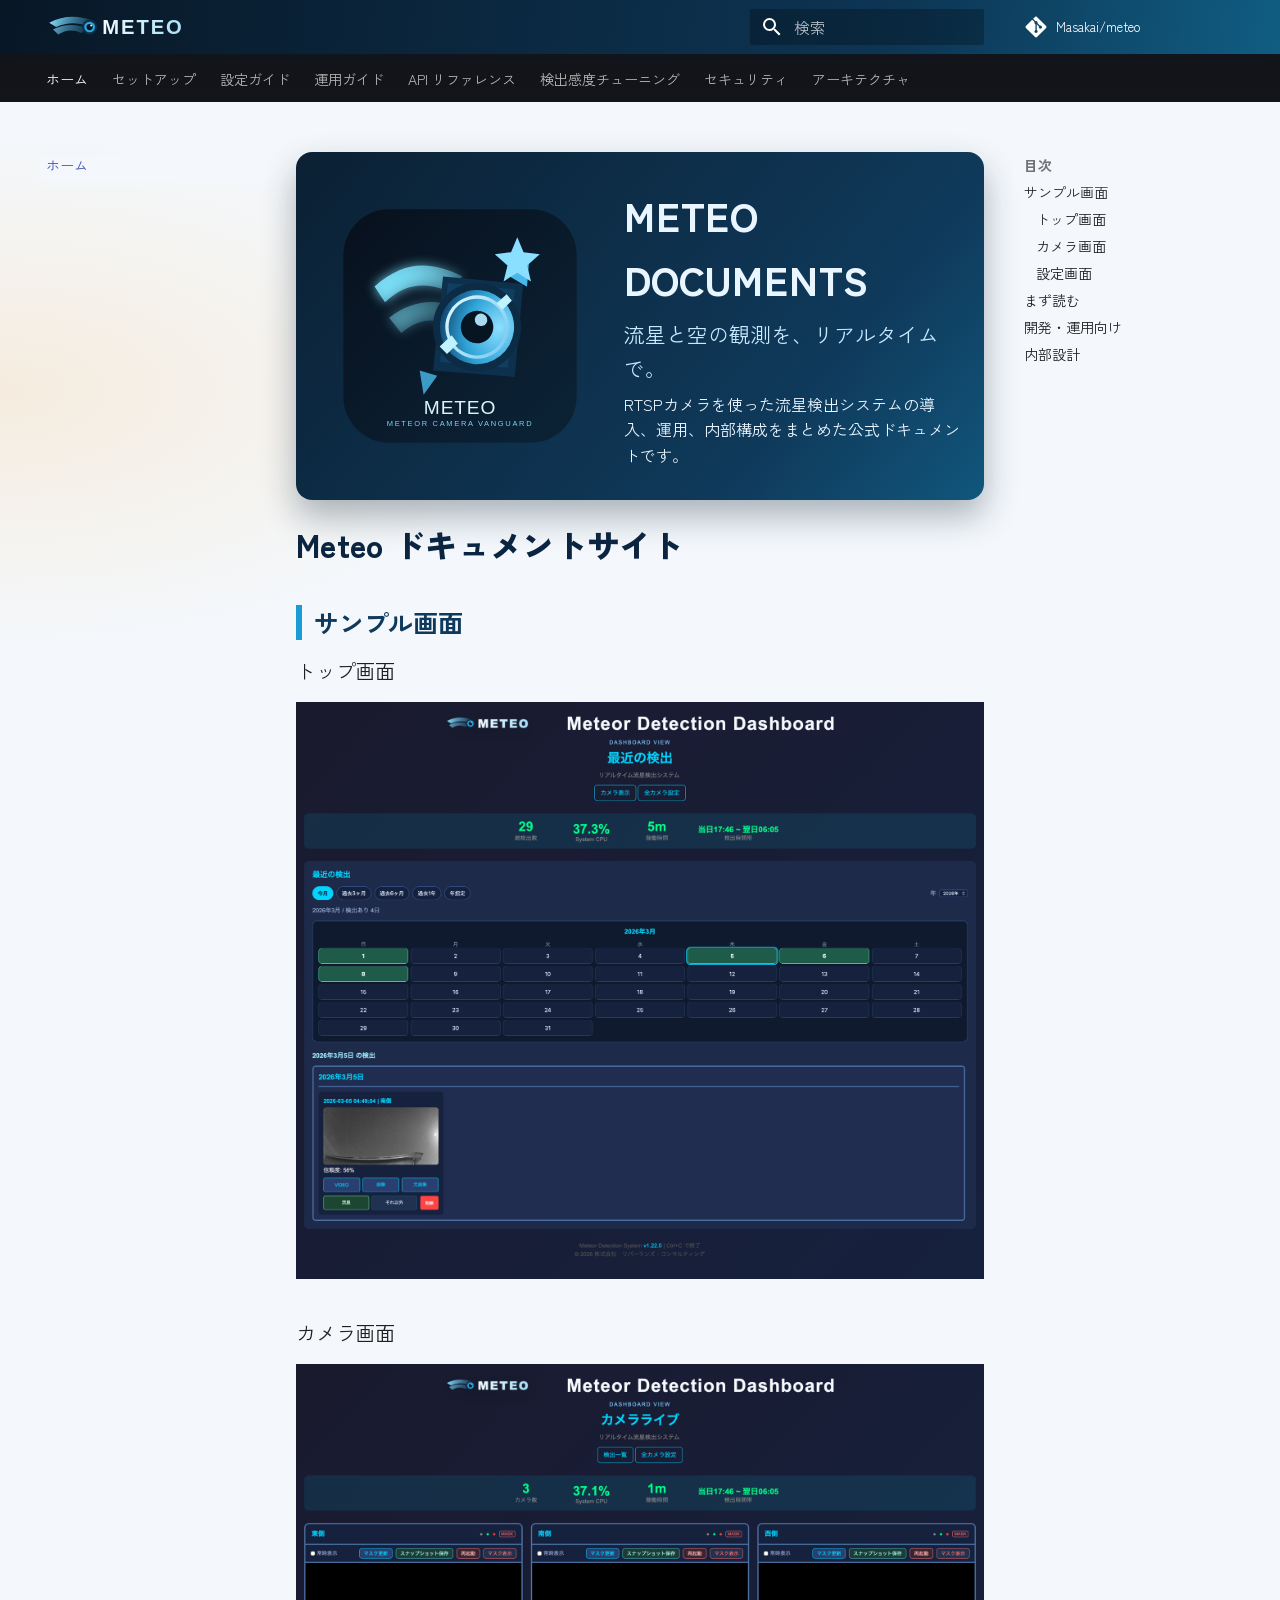
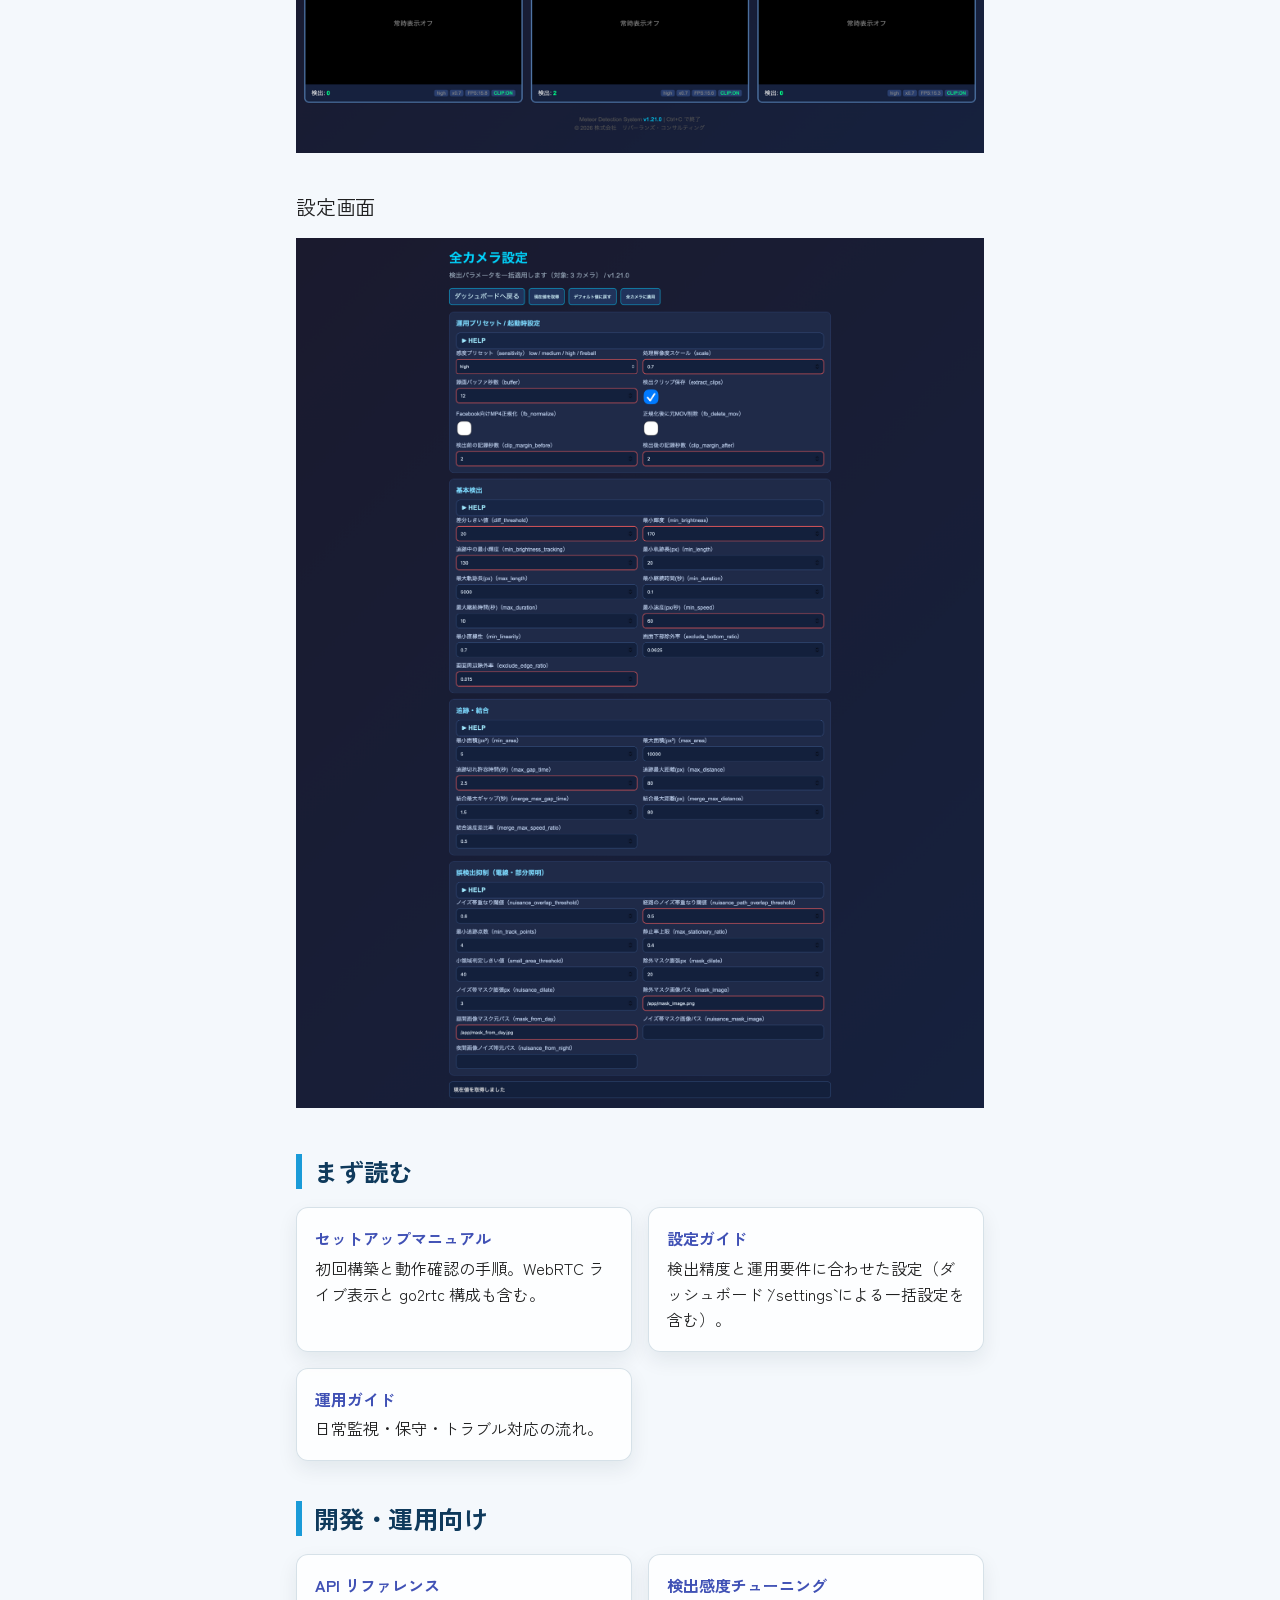
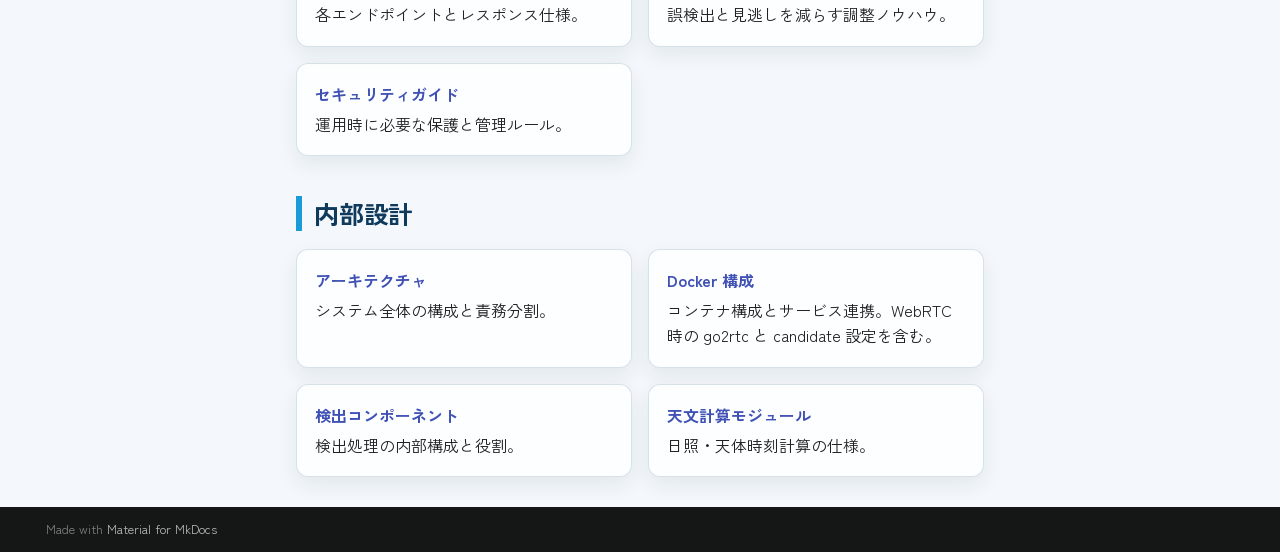
<file: site/index.html>
<!doctype html>
<html lang="ja" class="no-js">
  <head>
    
      <meta charset="utf-8">
      <meta name="viewport" content="width=device-width,initial-scale=1">
      
        <meta name="description" content="流星・雲検出システム Meteo の公式ドキュメント">
      
      
      
        <link rel="canonical" href="https://masakai.github.io/meteo/">
      
      
      
        <link rel="next" href="SETUP_GUIDE/">
      
      
        
      
      
      <link rel="icon" href="assets/mascot-meteo-cam.svg">
      <meta name="generator" content="mkdocs-1.6.1, mkdocs-material-9.7.5">
    
    
      
        <title>Meteo Documentation</title>
      
    
    
      <link rel="stylesheet" href="assets/stylesheets/main.484c7ddc.min.css">
      
        
        <link rel="stylesheet" href="assets/stylesheets/palette.ab4e12ef.min.css">
      
      


    
    
      
    
    
      
        
        
        <link rel="preconnect" href="https://fonts.gstatic.com" crossorigin>
        <link rel="stylesheet" href="https://fonts.googleapis.com/css?family=Zen+Kaku+Gothic+New:300,300i,400,400i,700,700i%7CJetBrains+Mono:400,400i,700,700i&display=fallback">
        <style>:root{--md-text-font:"Zen Kaku Gothic New";--md-code-font:"JetBrains Mono"}</style>
      
    
    
      <link rel="stylesheet" href="stylesheets/extra.css">
    
    <script>__md_scope=new URL(".",location),__md_hash=e=>[...e].reduce(((e,_)=>(e<<5)-e+_.charCodeAt(0)),0),__md_get=(e,_=localStorage,t=__md_scope)=>JSON.parse(_.getItem(t.pathname+"."+e)),__md_set=(e,_,t=localStorage,a=__md_scope)=>{try{t.setItem(a.pathname+"."+e,JSON.stringify(_))}catch(e){}}</script>
    
      

    
    
  
  <meta property="og:site_name" content="Meteo Documentation">
  <meta property="og:type" content="website">
  <meta property="og:title" content="ホーム | Meteo Documentation">
  <meta property="og:description" content="流星・雲検出システム Meteo の公式ドキュメント">
  <meta property="og:url" content="https://masakai.github.io/meteo/">
  <meta property="og:image" content="https://masakai.github.io/meteo/assets/ogp-meteo-card.png">
  <meta property="og:image:secure_url" content="https://masakai.github.io/meteo/assets/ogp-meteo-card.png">
  <meta property="og:image:type" content="image/png">
  <meta property="og:image:width" content="1200">
  <meta property="og:image:height" content="630">

  <meta name="twitter:card" content="summary_large_image">
  <meta name="twitter:title" content="ホーム | Meteo Documentation">
  <meta name="twitter:description" content="流星・雲検出システム Meteo の公式ドキュメント">
  <meta name="twitter:image" content="https://masakai.github.io/meteo/assets/ogp-meteo-card.png">
  <script>
    document$.subscribe(function() {
      if (!window.mermaid) return;
      window.mermaid.initialize({
        startOnLoad: true,
        theme: "base",
        themeVariables: {
          primaryColor: "#e2ecff",
          primaryTextColor: "#111111",
          primaryBorderColor: "#7a92bf",
          secondaryColor: "#dff3e2",
          secondaryTextColor: "#111111",
          secondaryBorderColor: "#6f9a79",
          tertiaryColor: "#ffe8cc",
          tertiaryTextColor: "#111111",
          tertiaryBorderColor: "#c28a4a",
          lineColor: "#7b8794",
          textColor: "#111111",
          mainBkg: "#e2ecff",
          nodeBkg: "#e2ecff",
          nodeBorder: "#7a92bf",
          clusterBkg: "#f7f4ff",
          clusterBorder: "#b8abd9",
          defaultLinkColor: "#7b8794",
          titleColor: "#111111",
          edgeLabelBackground: "#ffffff",
          actorBkg: "#e2ecff",
          actorBorder: "#7a92bf",
          actorTextColor: "#111111",
          actorLineColor: "#7b8794",
          signalColor: "#111111",
          signalTextColor: "#111111",
          labelBoxBkgColor: "#fff7e8",
          labelBoxBorderColor: "#c28a4a",
          labelTextColor: "#111111",
          loopTextColor: "#111111",
          noteBkgColor: "#fff7e8",
          noteBorderColor: "#d1b27c",
          noteTextColor: "#111111",
          activationBkgColor: "#efe6ff",
          activationBorderColor: "#ab92cf",
          sectionBkgColor: "#f8fbff",
          altSectionBkgColor: "#fef6ea",
          gridColor: "#d6deea",
          cScale0: "#f8d7da",
          cScale1: "#ffe3c4",
          cScale2: "#fff1bf",
          cScale3: "#dff3e2",
          cScale4: "#e2ecff",
          cScale5: "#efe6ff",
          cScale6: "#f7dff0",
          cScale7: "#dff2f6"
        }
      });
    });
  </script>

  </head>
  
  
    
    
      
    
    
    
    
    <body dir="ltr" data-md-color-scheme="default" data-md-color-primary="black" data-md-color-accent="light-blue">
  
    
    <input class="md-toggle" data-md-toggle="drawer" type="checkbox" id="__drawer" autocomplete="off">
    <input class="md-toggle" data-md-toggle="search" type="checkbox" id="__search" autocomplete="off">
    <label class="md-overlay" for="__drawer"></label>
    <div data-md-component="skip">
      
        
        <a href="#meteo" class="md-skip">
          コンテンツにスキップ
        </a>
      
    </div>
    <div data-md-component="announce">
      
    </div>
    
    
      

<header class="md-header" data-md-component="header">
  <nav class="md-header__inner md-grid" aria-label="ヘッダー">
    <a href="." title="Meteo Documentation" class="md-header__button md-logo" aria-label="Meteo Documentation" data-md-component="logo">
      
  <img src="assets/meteo-logotype.svg" alt="logo">

    </a>
    <label class="md-header__button md-icon" for="__drawer">
      
      <svg xmlns="http://www.w3.org/2000/svg" viewBox="0 0 24 24"><path d="M3 6h18v2H3zm0 5h18v2H3zm0 5h18v2H3z"/></svg>
    </label>
    <div class="md-header__title" data-md-component="header-title">
      <div class="md-header__ellipsis">
        <div class="md-header__topic">
          <span class="md-ellipsis">
            Meteo Documentation
          </span>
        </div>
        <div class="md-header__topic" data-md-component="header-topic">
          <span class="md-ellipsis">
            
              ホーム
            
          </span>
        </div>
      </div>
    </div>
    
      
        <form class="md-header__option" data-md-component="palette">
  
    
    
    
    <input class="md-option" data-md-color-media="" data-md-color-scheme="default" data-md-color-primary="black" data-md-color-accent="light-blue"  aria-hidden="true"  type="radio" name="__palette" id="__palette_0">
    
  
    
    
    
    <input class="md-option" data-md-color-media="" data-md-color-scheme="slate" data-md-color-primary="black" data-md-color-accent="light-blue"  aria-label="ダークモードに切り替え"  type="radio" name="__palette" id="__palette_1">
    
      <label class="md-header__button md-icon" title="ダークモードに切り替え" for="__palette_0" hidden>
        <svg xmlns="http://www.w3.org/2000/svg" viewBox="0 0 24 24"><path d="m17.75 4.09-2.53 1.94.91 3.06-2.63-1.81-2.63 1.81.91-3.06-2.53-1.94L12.44 4l1.06-3 1.06 3zm3.5 6.91-1.64 1.25.59 1.98-1.7-1.17-1.7 1.17.59-1.98L15.75 11l2.06-.05L18.5 9l.69 1.95zm-2.28 4.95c.83-.08 1.72 1.1 1.19 1.85-.32.45-.66.87-1.08 1.27C15.17 23 8.84 23 4.94 19.07c-3.91-3.9-3.91-10.24 0-14.14.4-.4.82-.76 1.27-1.08.75-.53 1.93.36 1.85 1.19-.27 2.86.69 5.83 2.89 8.02a9.96 9.96 0 0 0 8.02 2.89m-1.64 2.02a12.08 12.08 0 0 1-7.8-3.47c-2.17-2.19-3.33-5-3.49-7.82-2.81 3.14-2.7 7.96.31 10.98 3.02 3.01 7.84 3.12 10.98.31"/></svg>
      </label>
    
  
</form>
      
    
    
      <script>var palette=__md_get("__palette");if(palette&&palette.color){if("(prefers-color-scheme)"===palette.color.media){var media=matchMedia("(prefers-color-scheme: light)"),input=document.querySelector(media.matches?"[data-md-color-media='(prefers-color-scheme: light)']":"[data-md-color-media='(prefers-color-scheme: dark)']");palette.color.media=input.getAttribute("data-md-color-media"),palette.color.scheme=input.getAttribute("data-md-color-scheme"),palette.color.primary=input.getAttribute("data-md-color-primary"),palette.color.accent=input.getAttribute("data-md-color-accent")}for(var[key,value]of Object.entries(palette.color))document.body.setAttribute("data-md-color-"+key,value)}</script>
    
    
    
      
      
        <label class="md-header__button md-icon" for="__search">
          
          <svg xmlns="http://www.w3.org/2000/svg" viewBox="0 0 24 24"><path d="M9.5 3A6.5 6.5 0 0 1 16 9.5c0 1.61-.59 3.09-1.56 4.23l.27.27h.79l5 5-1.5 1.5-5-5v-.79l-.27-.27A6.52 6.52 0 0 1 9.5 16 6.5 6.5 0 0 1 3 9.5 6.5 6.5 0 0 1 9.5 3m0 2C7 5 5 7 5 9.5S7 14 9.5 14 14 12 14 9.5 12 5 9.5 5"/></svg>
        </label>
        <div class="md-search" data-md-component="search" role="dialog">
  <label class="md-search__overlay" for="__search"></label>
  <div class="md-search__inner" role="search">
    <form class="md-search__form" name="search">
      <input type="text" class="md-search__input" name="query" aria-label="検索" placeholder="検索" autocapitalize="off" autocorrect="off" autocomplete="off" spellcheck="false" data-md-component="search-query" required>
      <label class="md-search__icon md-icon" for="__search">
        
        <svg xmlns="http://www.w3.org/2000/svg" viewBox="0 0 24 24"><path d="M9.5 3A6.5 6.5 0 0 1 16 9.5c0 1.61-.59 3.09-1.56 4.23l.27.27h.79l5 5-1.5 1.5-5-5v-.79l-.27-.27A6.52 6.52 0 0 1 9.5 16 6.5 6.5 0 0 1 3 9.5 6.5 6.5 0 0 1 9.5 3m0 2C7 5 5 7 5 9.5S7 14 9.5 14 14 12 14 9.5 12 5 9.5 5"/></svg>
        
        <svg xmlns="http://www.w3.org/2000/svg" viewBox="0 0 24 24"><path d="M20 11v2H8l5.5 5.5-1.42 1.42L4.16 12l7.92-7.92L13.5 5.5 8 11z"/></svg>
      </label>
      <nav class="md-search__options" aria-label="検索">
        
        <button type="reset" class="md-search__icon md-icon" title="クリア" aria-label="クリア" tabindex="-1">
          
          <svg xmlns="http://www.w3.org/2000/svg" viewBox="0 0 24 24"><path d="M19 6.41 17.59 5 12 10.59 6.41 5 5 6.41 10.59 12 5 17.59 6.41 19 12 13.41 17.59 19 19 17.59 13.41 12z"/></svg>
        </button>
      </nav>
      
        <div class="md-search__suggest" data-md-component="search-suggest"></div>
      
    </form>
    <div class="md-search__output">
      <div class="md-search__scrollwrap" tabindex="0" data-md-scrollfix>
        <div class="md-search-result" data-md-component="search-result">
          <div class="md-search-result__meta">
            検索を初期化
          </div>
          <ol class="md-search-result__list" role="presentation"></ol>
        </div>
      </div>
    </div>
  </div>
</div>
      
    
    
      <div class="md-header__source">
        <a href="https://github.com/Masakai/meteo" title="リポジトリへ" class="md-source" data-md-component="source">
  <div class="md-source__icon md-icon">
    
    <svg xmlns="http://www.w3.org/2000/svg" viewBox="0 0 448 512"><!--! Font Awesome Free 7.1.0 by @fontawesome - https://fontawesome.com License - https://fontawesome.com/license/free (Icons: CC BY 4.0, Fonts: SIL OFL 1.1, Code: MIT License) Copyright 2025 Fonticons, Inc.--><path d="M439.6 236.1 244 40.5c-5.4-5.5-12.8-8.5-20.4-8.5s-15 3-20.4 8.4L162.5 81l51.5 51.5c27.1-9.1 52.7 16.8 43.4 43.7l49.7 49.7c34.2-11.8 61.2 31 35.5 56.7-26.5 26.5-70.2-2.9-56-37.3L240.3 199v121.9c25.3 12.5 22.3 41.8 9.1 55-6.4 6.4-15.2 10.1-24.3 10.1s-17.8-3.6-24.3-10.1c-17.6-17.6-11.1-46.9 11.2-56v-123c-20.8-8.5-24.6-30.7-18.6-45L142.6 101 8.5 235.1C3 240.6 0 247.9 0 255.5s3 15 8.5 20.4l195.6 195.7c5.4 5.4 12.7 8.4 20.4 8.4s15-3 20.4-8.4l194.7-194.7c5.4-5.4 8.4-12.8 8.4-20.4s-3-15-8.4-20.4"/></svg>
  </div>
  <div class="md-source__repository">
    Masakai/meteo
  </div>
</a>
      </div>
    
  </nav>
  
</header>
    
    <div class="md-container" data-md-component="container">
      
      
        
          
            
<nav class="md-tabs" aria-label="タブ" data-md-component="tabs">
  <div class="md-grid">
    <ul class="md-tabs__list">
      
        
  
  
  
    
  
  
    <li class="md-tabs__item md-tabs__item--active">
      <a href="." class="md-tabs__link">
        
  
  
    
  
  ホーム

      </a>
    </li>
  

      
        
  
  
  
  
    <li class="md-tabs__item">
      <a href="SETUP_GUIDE/" class="md-tabs__link">
        
  
  
    
  
  セットアップ

      </a>
    </li>
  

      
        
  
  
  
  
    <li class="md-tabs__item">
      <a href="CONFIGURATION_GUIDE/" class="md-tabs__link">
        
  
  
    
  
  設定ガイド

      </a>
    </li>
  

      
        
  
  
  
  
    <li class="md-tabs__item">
      <a href="OPERATIONS_GUIDE/" class="md-tabs__link">
        
  
  
    
  
  運用ガイド

      </a>
    </li>
  

      
        
  
  
  
  
    <li class="md-tabs__item">
      <a href="API_REFERENCE/" class="md-tabs__link">
        
  
  
    
  
  API リファレンス

      </a>
    </li>
  

      
        
  
  
  
  
    <li class="md-tabs__item">
      <a href="DETECTION_TUNING/" class="md-tabs__link">
        
  
  
    
  
  検出感度チューニング

      </a>
    </li>
  

      
        
  
  
  
  
    <li class="md-tabs__item">
      <a href="SECURITY/" class="md-tabs__link">
        
  
  
    
  
  セキュリティ

      </a>
    </li>
  

      
        
  
  
  
  
    
    
      <li class="md-tabs__item">
        <a href="ARCHITECTURE/" class="md-tabs__link">
          
  
  
  アーキテクチャ

        </a>
      </li>
    
  

      
    </ul>
  </div>
</nav>
          
        
      
      <main class="md-main" data-md-component="main">
        <div class="md-main__inner md-grid">
          
            
              
              <div class="md-sidebar md-sidebar--primary" data-md-component="sidebar" data-md-type="navigation" >
                <div class="md-sidebar__scrollwrap">
                  <div class="md-sidebar__inner">
                    


  


<nav class="md-nav md-nav--primary md-nav--lifted" aria-label="ナビゲーション" data-md-level="0">
  <label class="md-nav__title" for="__drawer">
    <a href="." title="Meteo Documentation" class="md-nav__button md-logo" aria-label="Meteo Documentation" data-md-component="logo">
      
  <img src="assets/meteo-logotype.svg" alt="logo">

    </a>
    Meteo Documentation
  </label>
  
    <div class="md-nav__source">
      <a href="https://github.com/Masakai/meteo" title="リポジトリへ" class="md-source" data-md-component="source">
  <div class="md-source__icon md-icon">
    
    <svg xmlns="http://www.w3.org/2000/svg" viewBox="0 0 448 512"><!--! Font Awesome Free 7.1.0 by @fontawesome - https://fontawesome.com License - https://fontawesome.com/license/free (Icons: CC BY 4.0, Fonts: SIL OFL 1.1, Code: MIT License) Copyright 2025 Fonticons, Inc.--><path d="M439.6 236.1 244 40.5c-5.4-5.5-12.8-8.5-20.4-8.5s-15 3-20.4 8.4L162.5 81l51.5 51.5c27.1-9.1 52.7 16.8 43.4 43.7l49.7 49.7c34.2-11.8 61.2 31 35.5 56.7-26.5 26.5-70.2-2.9-56-37.3L240.3 199v121.9c25.3 12.5 22.3 41.8 9.1 55-6.4 6.4-15.2 10.1-24.3 10.1s-17.8-3.6-24.3-10.1c-17.6-17.6-11.1-46.9 11.2-56v-123c-20.8-8.5-24.6-30.7-18.6-45L142.6 101 8.5 235.1C3 240.6 0 247.9 0 255.5s3 15 8.5 20.4l195.6 195.7c5.4 5.4 12.7 8.4 20.4 8.4s15-3 20.4-8.4l194.7-194.7c5.4-5.4 8.4-12.8 8.4-20.4s-3-15-8.4-20.4"/></svg>
  </div>
  <div class="md-source__repository">
    Masakai/meteo
  </div>
</a>
    </div>
  
  <ul class="md-nav__list" data-md-scrollfix>
    
      
      
  
  
    
  
  
  
    <li class="md-nav__item md-nav__item--active">
      
      <input class="md-nav__toggle md-toggle" type="checkbox" id="__toc">
      
      
        
      
      
        <label class="md-nav__link md-nav__link--active" for="__toc">
          
  
  
  <span class="md-ellipsis">
    
  
    ホーム
  

    
  </span>
  
  

          <span class="md-nav__icon md-icon"></span>
        </label>
      
      <a href="." class="md-nav__link md-nav__link--active">
        
  
  
  <span class="md-ellipsis">
    
  
    ホーム
  

    
  </span>
  
  

      </a>
      
        

<nav class="md-nav md-nav--secondary" aria-label="目次">
  
  
  
    
  
  
    <label class="md-nav__title" for="__toc">
      <span class="md-nav__icon md-icon"></span>
      目次
    </label>
    <ul class="md-nav__list" data-md-component="toc" data-md-scrollfix>
      
        <li class="md-nav__item">
  <a href="#_1" class="md-nav__link">
    <span class="md-ellipsis">
      
        サンプル画面
      
    </span>
  </a>
  
    <nav class="md-nav" aria-label="サンプル画面">
      <ul class="md-nav__list">
        
          <li class="md-nav__item">
  <a href="#_2" class="md-nav__link">
    <span class="md-ellipsis">
      
        トップ画面
      
    </span>
  </a>
  
</li>
        
          <li class="md-nav__item">
  <a href="#_3" class="md-nav__link">
    <span class="md-ellipsis">
      
        カメラ画面
      
    </span>
  </a>
  
</li>
        
          <li class="md-nav__item">
  <a href="#_4" class="md-nav__link">
    <span class="md-ellipsis">
      
        設定画面
      
    </span>
  </a>
  
</li>
        
      </ul>
    </nav>
  
</li>
      
        <li class="md-nav__item">
  <a href="#_5" class="md-nav__link">
    <span class="md-ellipsis">
      
        まず読む
      
    </span>
  </a>
  
</li>
      
        <li class="md-nav__item">
  <a href="#_6" class="md-nav__link">
    <span class="md-ellipsis">
      
        開発・運用向け
      
    </span>
  </a>
  
</li>
      
        <li class="md-nav__item">
  <a href="#_7" class="md-nav__link">
    <span class="md-ellipsis">
      
        内部設計
      
    </span>
  </a>
  
</li>
      
    </ul>
  
</nav>
      
    </li>
  

    
      
      
  
  
  
  
    <li class="md-nav__item">
      <a href="SETUP_GUIDE/" class="md-nav__link">
        
  
  
  <span class="md-ellipsis">
    
  
    セットアップ
  

    
  </span>
  
  

      </a>
    </li>
  

    
      
      
  
  
  
  
    <li class="md-nav__item">
      <a href="CONFIGURATION_GUIDE/" class="md-nav__link">
        
  
  
  <span class="md-ellipsis">
    
  
    設定ガイド
  

    
  </span>
  
  

      </a>
    </li>
  

    
      
      
  
  
  
  
    <li class="md-nav__item">
      <a href="OPERATIONS_GUIDE/" class="md-nav__link">
        
  
  
  <span class="md-ellipsis">
    
  
    運用ガイド
  

    
  </span>
  
  

      </a>
    </li>
  

    
      
      
  
  
  
  
    <li class="md-nav__item">
      <a href="API_REFERENCE/" class="md-nav__link">
        
  
  
  <span class="md-ellipsis">
    
  
    API リファレンス
  

    
  </span>
  
  

      </a>
    </li>
  

    
      
      
  
  
  
  
    <li class="md-nav__item">
      <a href="DETECTION_TUNING/" class="md-nav__link">
        
  
  
  <span class="md-ellipsis">
    
  
    検出感度チューニング
  

    
  </span>
  
  

      </a>
    </li>
  

    
      
      
  
  
  
  
    <li class="md-nav__item">
      <a href="SECURITY/" class="md-nav__link">
        
  
  
  <span class="md-ellipsis">
    
  
    セキュリティ
  

    
  </span>
  
  

      </a>
    </li>
  

    
      
      
  
  
  
  
    
    
    
    
      
      
    
    
    <li class="md-nav__item md-nav__item--nested">
      
        
        
        <input class="md-nav__toggle md-toggle " type="checkbox" id="__nav_8" >
        
          
          <label class="md-nav__link" for="__nav_8" id="__nav_8_label" tabindex="0">
            
  
  
  <span class="md-ellipsis">
    
  
    アーキテクチャ
  

    
  </span>
  
  

            <span class="md-nav__icon md-icon"></span>
          </label>
        
        <nav class="md-nav" data-md-level="1" aria-labelledby="__nav_8_label" aria-expanded="false">
          <label class="md-nav__title" for="__nav_8">
            <span class="md-nav__icon md-icon"></span>
            
  
    アーキテクチャ
  

          </label>
          <ul class="md-nav__list" data-md-scrollfix>
            
              
                
  
  
  
  
    <li class="md-nav__item">
      <a href="ARCHITECTURE/" class="md-nav__link">
        
  
  
  <span class="md-ellipsis">
    
  
    全体構成
  

    
  </span>
  
  

      </a>
    </li>
  

              
            
              
                
  
  
  
  
    <li class="md-nav__item">
      <a href="DOCKER_ARCHITECTURE/" class="md-nav__link">
        
  
  
  <span class="md-ellipsis">
    
  
    Docker 構成
  

    
  </span>
  
  

      </a>
    </li>
  

              
            
              
                
  
  
  
  
    <li class="md-nav__item">
      <a href="DETECTOR_COMPONENTS/" class="md-nav__link">
        
  
  
  <span class="md-ellipsis">
    
  
    検出コンポーネント
  

    
  </span>
  
  

      </a>
    </li>
  

              
            
              
                
  
  
  
  
    <li class="md-nav__item">
      <a href="ASTRO_UTILS/" class="md-nav__link">
        
  
  
  <span class="md-ellipsis">
    
  
    天文計算モジュール
  

    
  </span>
  
  

      </a>
    </li>
  

              
            
          </ul>
        </nav>
      
    </li>
  

    
  </ul>
</nav>
                  </div>
                </div>
              </div>
            
            
              
              <div class="md-sidebar md-sidebar--secondary" data-md-component="sidebar" data-md-type="toc" >
                <div class="md-sidebar__scrollwrap">
                  <div class="md-sidebar__inner">
                    

<nav class="md-nav md-nav--secondary" aria-label="目次">
  
  
  
    
  
  
    <label class="md-nav__title" for="__toc">
      <span class="md-nav__icon md-icon"></span>
      目次
    </label>
    <ul class="md-nav__list" data-md-component="toc" data-md-scrollfix>
      
        <li class="md-nav__item">
  <a href="#_1" class="md-nav__link">
    <span class="md-ellipsis">
      
        サンプル画面
      
    </span>
  </a>
  
    <nav class="md-nav" aria-label="サンプル画面">
      <ul class="md-nav__list">
        
          <li class="md-nav__item">
  <a href="#_2" class="md-nav__link">
    <span class="md-ellipsis">
      
        トップ画面
      
    </span>
  </a>
  
</li>
        
          <li class="md-nav__item">
  <a href="#_3" class="md-nav__link">
    <span class="md-ellipsis">
      
        カメラ画面
      
    </span>
  </a>
  
</li>
        
          <li class="md-nav__item">
  <a href="#_4" class="md-nav__link">
    <span class="md-ellipsis">
      
        設定画面
      
    </span>
  </a>
  
</li>
        
      </ul>
    </nav>
  
</li>
      
        <li class="md-nav__item">
  <a href="#_5" class="md-nav__link">
    <span class="md-ellipsis">
      
        まず読む
      
    </span>
  </a>
  
</li>
      
        <li class="md-nav__item">
  <a href="#_6" class="md-nav__link">
    <span class="md-ellipsis">
      
        開発・運用向け
      
    </span>
  </a>
  
</li>
      
        <li class="md-nav__item">
  <a href="#_7" class="md-nav__link">
    <span class="md-ellipsis">
      
        内部設計
      
    </span>
  </a>
  
</li>
      
    </ul>
  
</nav>
                  </div>
                </div>
              </div>
            
          
          
            <div class="md-content" data-md-component="content">
              
              <article class="md-content__inner md-typeset">
                
                  


  
  


<div class="hero-panel">
  <img src="assets/mascot-meteo-cam.svg" alt="Meteo マスコット: Meteor Camera Vanguard">
  <div>
    <p class="hero-title">METEO DOCUMENTS</p>
    <p class="hero-sub">流星と空の観測を、リアルタイムで。</p>
    <p>RTSPカメラを使った流星検出システムの導入、運用、内部構成をまとめた公式ドキュメントです。</p>
  </div>
</div>

<h1 id="meteo">Meteo ドキュメントサイト</h1>
<h2 id="_1">サンプル画面</h2>
<h3 id="_2">トップ画面</h3>
<p><img src="assets/dashboard-sample_1.png" alt="Meteo ダッシュボードのトップ画面" width="920"></p>
<h3 id="_3">カメラ画面</h3>
<p><img src="assets/dashboard-sample_2.png" alt="Meteo ダッシュボードのカメラ画面" width="920"></p>
<h3 id="_4">設定画面</h3>
<p><img src="assets/dashboard-sample_3.png" alt="Meteo ダッシュボードの設定画面" width="920"></p>
<h2 id="_5">まず読む</h2>
<div class="link-grid">
  <div class="link-card">
    <strong><a href="SETUP_GUIDE/">セットアップマニュアル</a></strong>
    初回構築と動作確認の手順。WebRTC ライブ表示と go2rtc 構成も含む。
  </div>
  <div class="link-card">
    <strong><a href="CONFIGURATION_GUIDE/">設定ガイド</a></strong>
    検出精度と運用要件に合わせた設定（ダッシュボード `/settings` による一括設定を含む）。
  </div>
  <div class="link-card">
    <strong><a href="OPERATIONS_GUIDE/">運用ガイド</a></strong>
    日常監視・保守・トラブル対応の流れ。
  </div>
</div>

<h2 id="_6">開発・運用向け</h2>
<div class="link-grid">
  <div class="link-card">
    <strong><a href="API_REFERENCE/">API リファレンス</a></strong>
    各エンドポイントとレスポンス仕様。
  </div>
  <div class="link-card">
    <strong><a href="DETECTION_TUNING/">検出感度チューニング</a></strong>
    誤検出と見逃しを減らす調整ノウハウ。
  </div>
  <div class="link-card">
    <strong><a href="SECURITY/">セキュリティガイド</a></strong>
    運用時に必要な保護と管理ルール。
  </div>
</div>

<h2 id="_7">内部設計</h2>
<div class="link-grid">
  <div class="link-card">
    <strong><a href="ARCHITECTURE/">アーキテクチャ</a></strong>
    システム全体の構成と責務分割。
  </div>
  <div class="link-card">
    <strong><a href="DOCKER_ARCHITECTURE/">Docker 構成</a></strong>
    コンテナ構成とサービス連携。WebRTC 時の go2rtc と candidate 設定を含む。
  </div>
  <div class="link-card">
    <strong><a href="DETECTOR_COMPONENTS/">検出コンポーネント</a></strong>
    検出処理の内部構成と役割。
  </div>
  <div class="link-card">
    <strong><a href="ASTRO_UTILS/">天文計算モジュール</a></strong>
    日照・天体時刻計算の仕様。
  </div>
</div>












                
              </article>
            </div>
          
          
<script>var target=document.getElementById(location.hash.slice(1));target&&target.name&&(target.checked=target.name.startsWith("__tabbed_"))</script>
        </div>
        
          <button type="button" class="md-top md-icon" data-md-component="top" hidden>
  
  <svg xmlns="http://www.w3.org/2000/svg" viewBox="0 0 24 24"><path d="M13 20h-2V8l-5.5 5.5-1.42-1.42L12 4.16l7.92 7.92-1.42 1.42L13 8z"/></svg>
  ページトップへ戻る
</button>
        
      </main>
      
        <footer class="md-footer">
  
  <div class="md-footer-meta md-typeset">
    <div class="md-footer-meta__inner md-grid">
      <div class="md-copyright">
  
  
    Made with
    <a href="https://squidfunk.github.io/mkdocs-material/" target="_blank" rel="noopener">
      Material for MkDocs
    </a>
  
</div>
      
    </div>
  </div>
</footer>
      
    </div>
    <div class="md-dialog" data-md-component="dialog">
      <div class="md-dialog__inner md-typeset"></div>
    </div>
    
    
    
      
      
      <script id="__config" type="application/json">{"annotate": null, "base": ".", "features": ["navigation.tabs", "navigation.top", "content.code.copy", "search.suggest"], "search": "assets/javascripts/workers/search.2c215733.min.js", "tags": null, "translations": {"clipboard.copied": "\u30b3\u30d4\u30fc\u3057\u307e\u3057\u305f", "clipboard.copy": "\u30af\u30ea\u30c3\u30d7\u30dc\u30fc\u30c9\u3078\u30b3\u30d4\u30fc", "search.result.more.one": "\u3053\u306e\u30da\u30fc\u30b8\u5185\u306b\u3082\u30461\u4ef6\u898b\u3064\u304b\u308a\u307e\u3057\u305f", "search.result.more.other": "\u3053\u306e\u30da\u30fc\u30b8\u5185\u306b\u3042\u3068#\u4ef6\u898b\u3064\u304b\u308a\u307e\u3057\u305f", "search.result.none": "\u4f55\u3082\u898b\u3064\u304b\u308a\u307e\u305b\u3093\u3067\u3057\u305f", "search.result.one": "1\u4ef6\u898b\u3064\u304b\u308a\u307e\u3057\u305f", "search.result.other": "#\u4ef6\u898b\u3064\u304b\u308a\u307e\u3057\u305f", "search.result.placeholder": "\u691c\u7d22\u30ad\u30fc\u30ef\u30fc\u30c9\u3092\u5165\u529b\u3057\u3066\u304f\u3060\u3055\u3044", "search.result.term.missing": "\u691c\u7d22\u306b\u542b\u307e\u308c\u306a\u3044", "select.version": "\u30d0\u30fc\u30b8\u30e7\u30f3\u5207\u308a\u66ff\u3048"}, "version": null}</script>
    
    
      <script src="assets/javascripts/bundle.79ae519e.min.js"></script>
      
    
  </body>
</html>
</file>
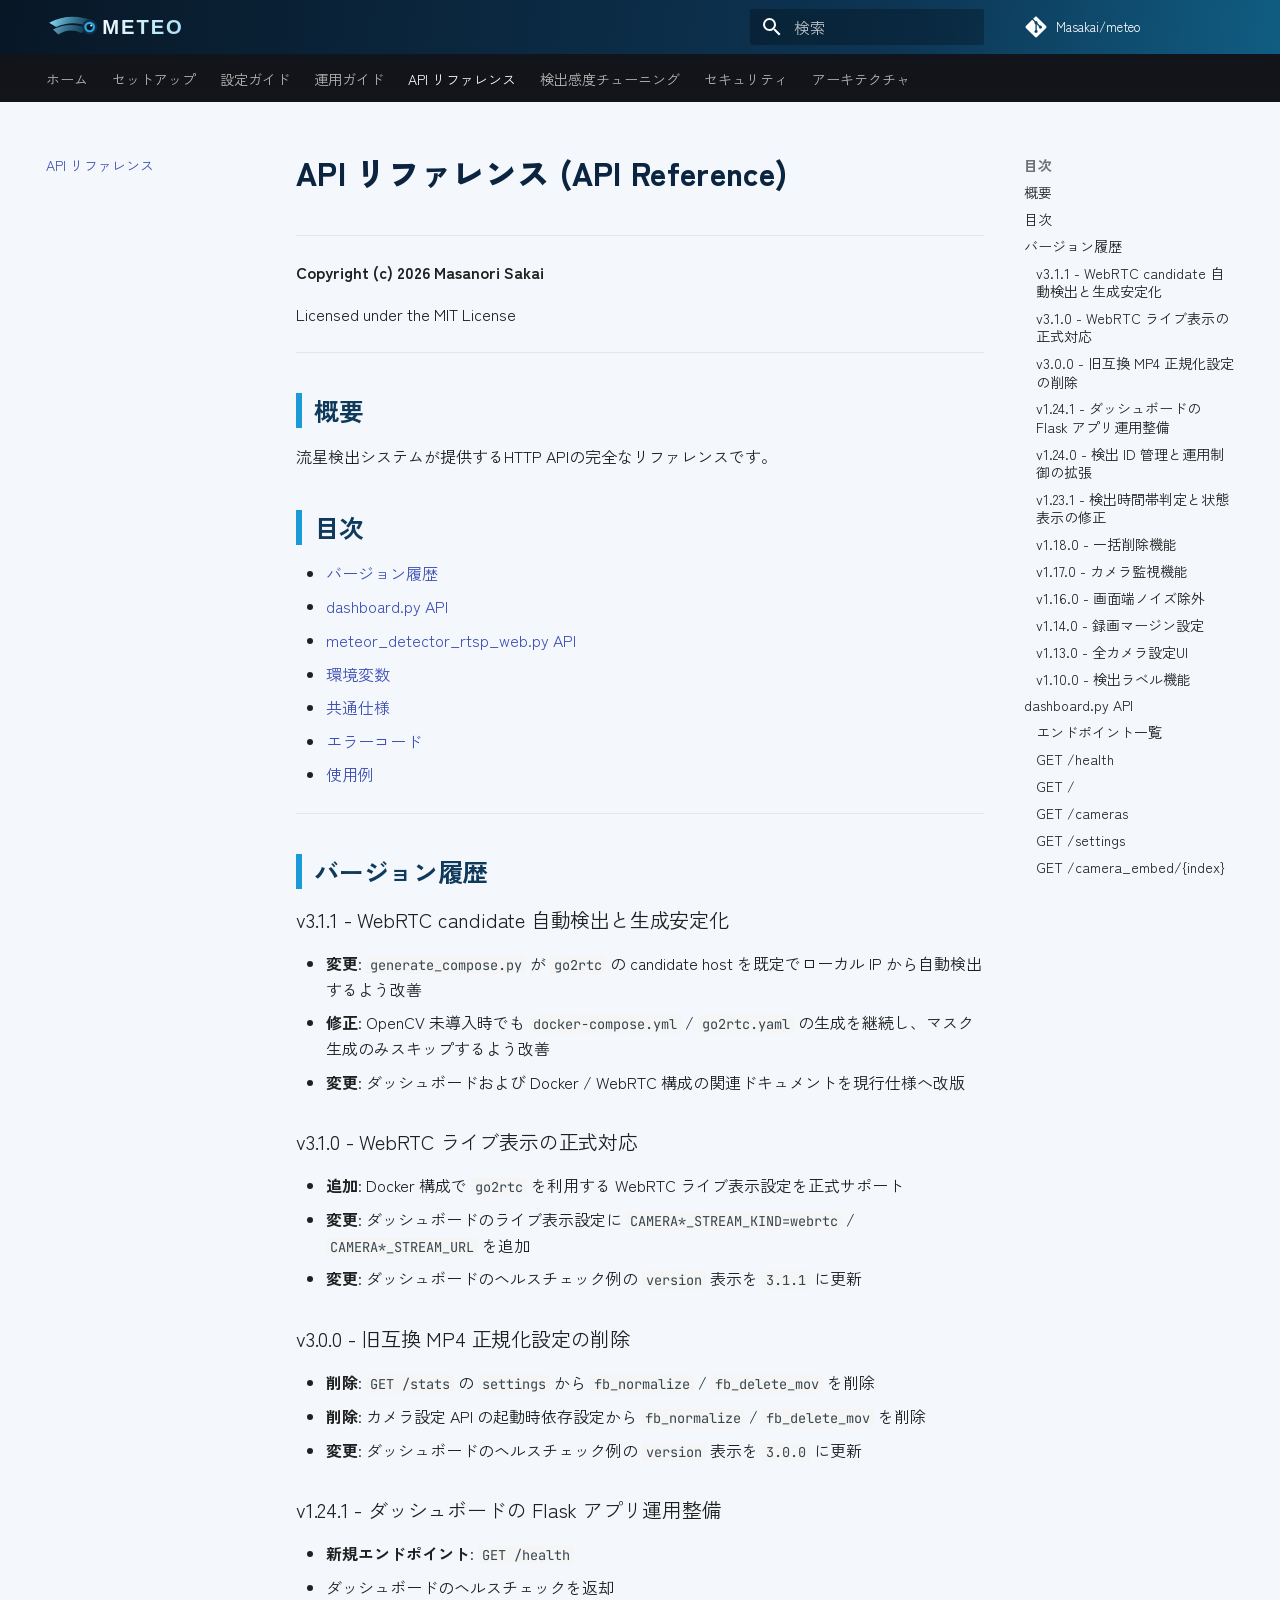
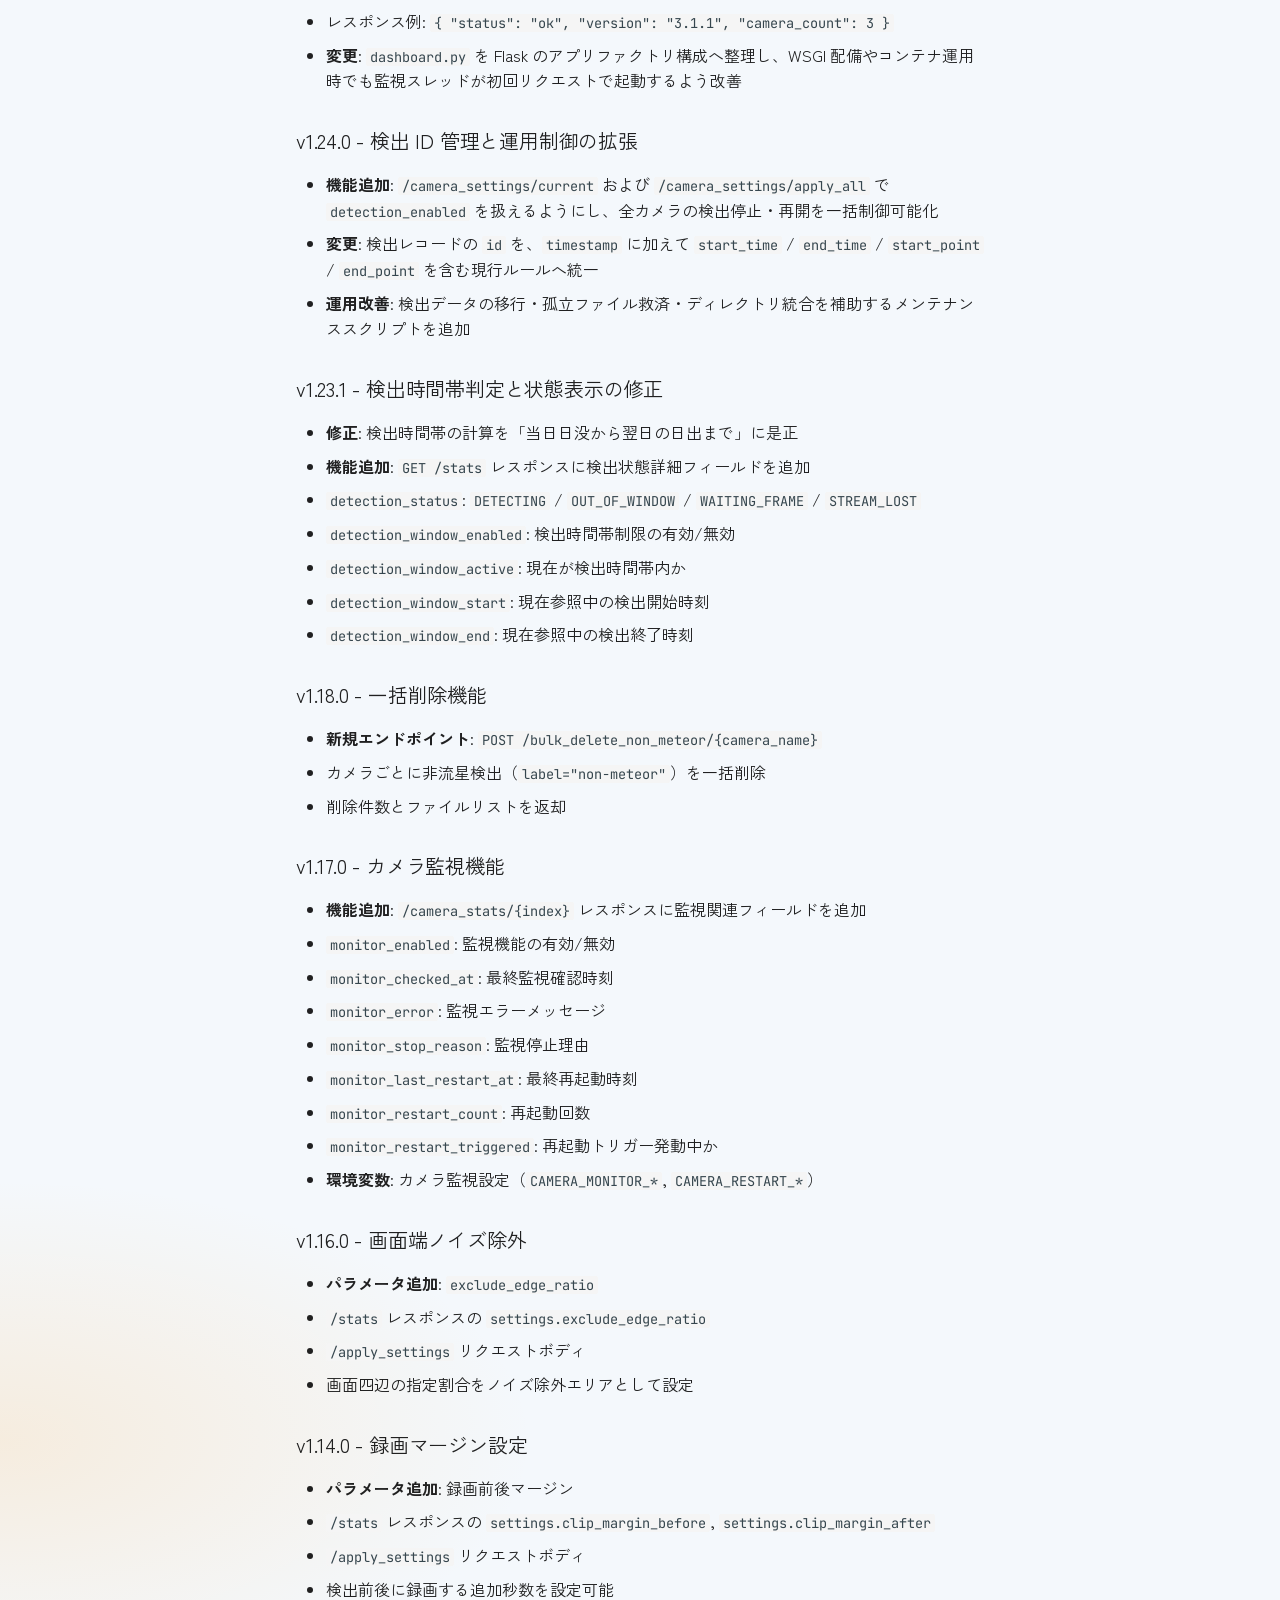
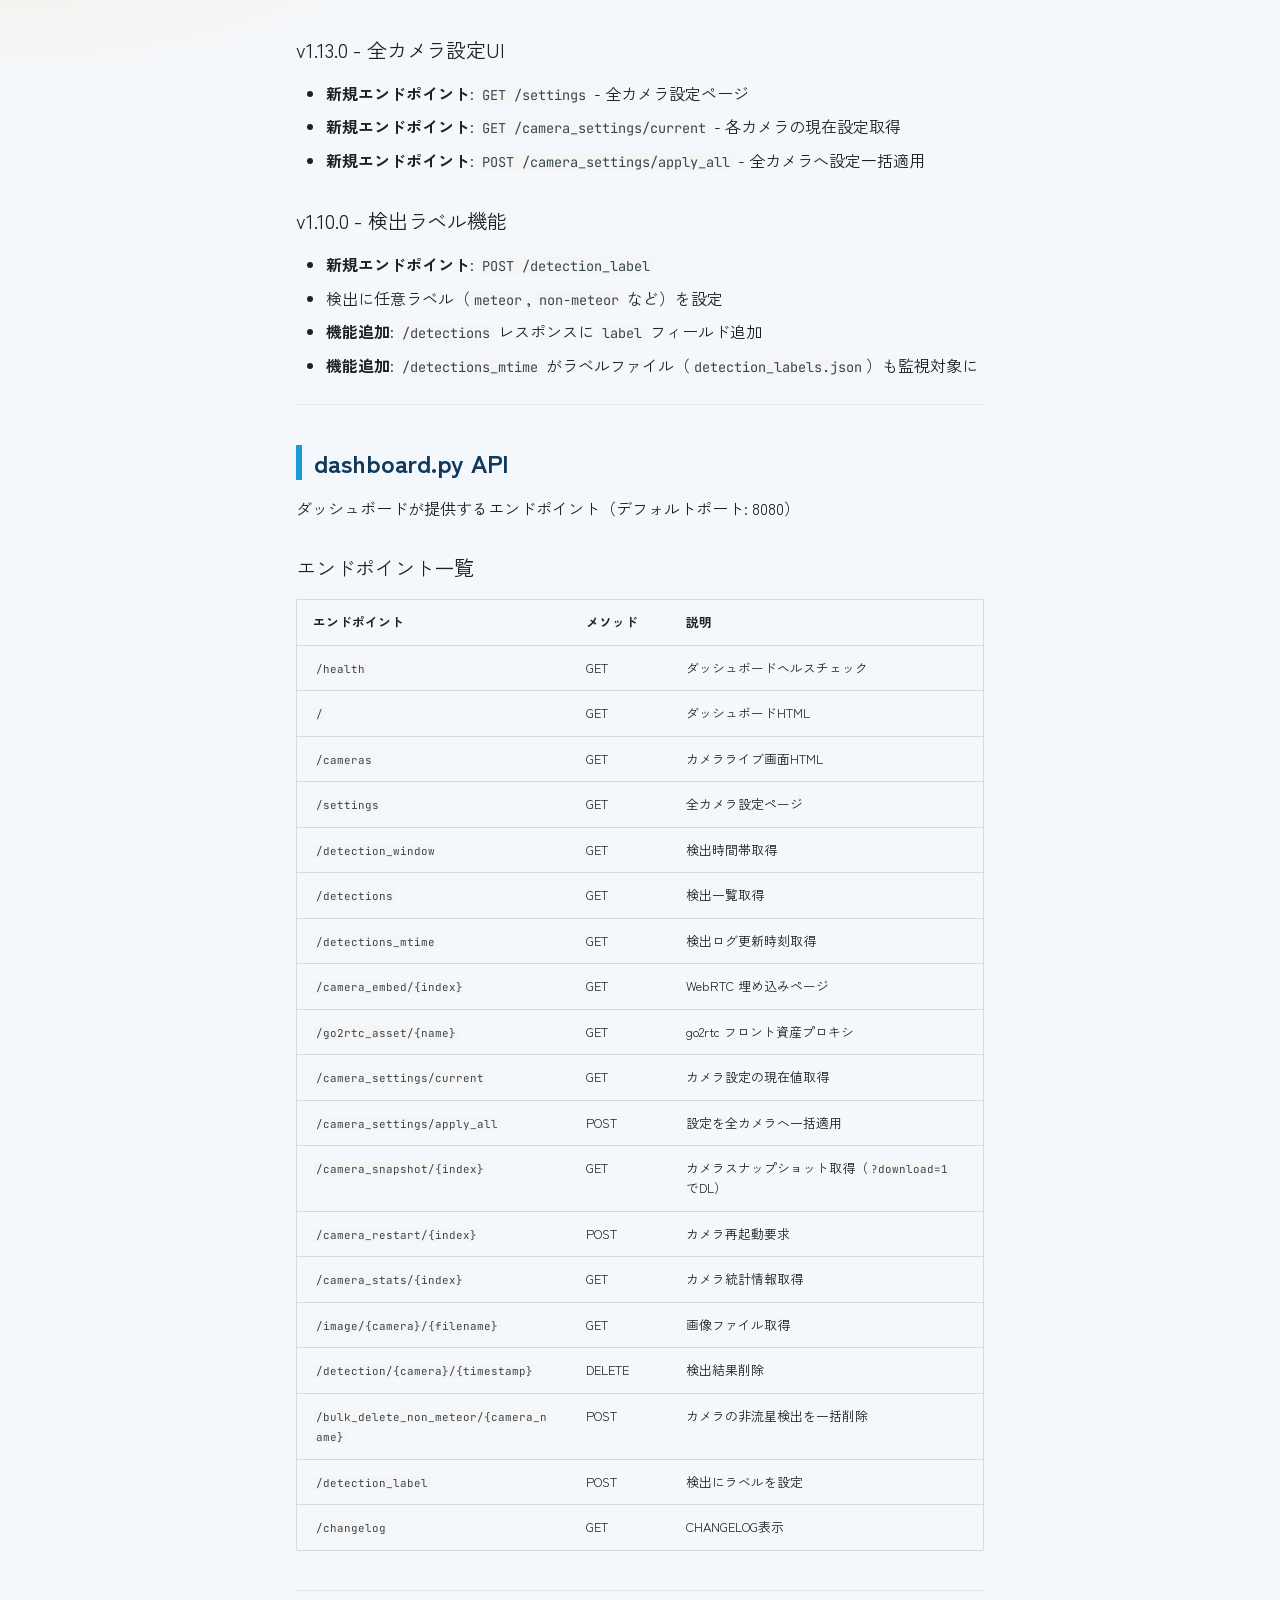
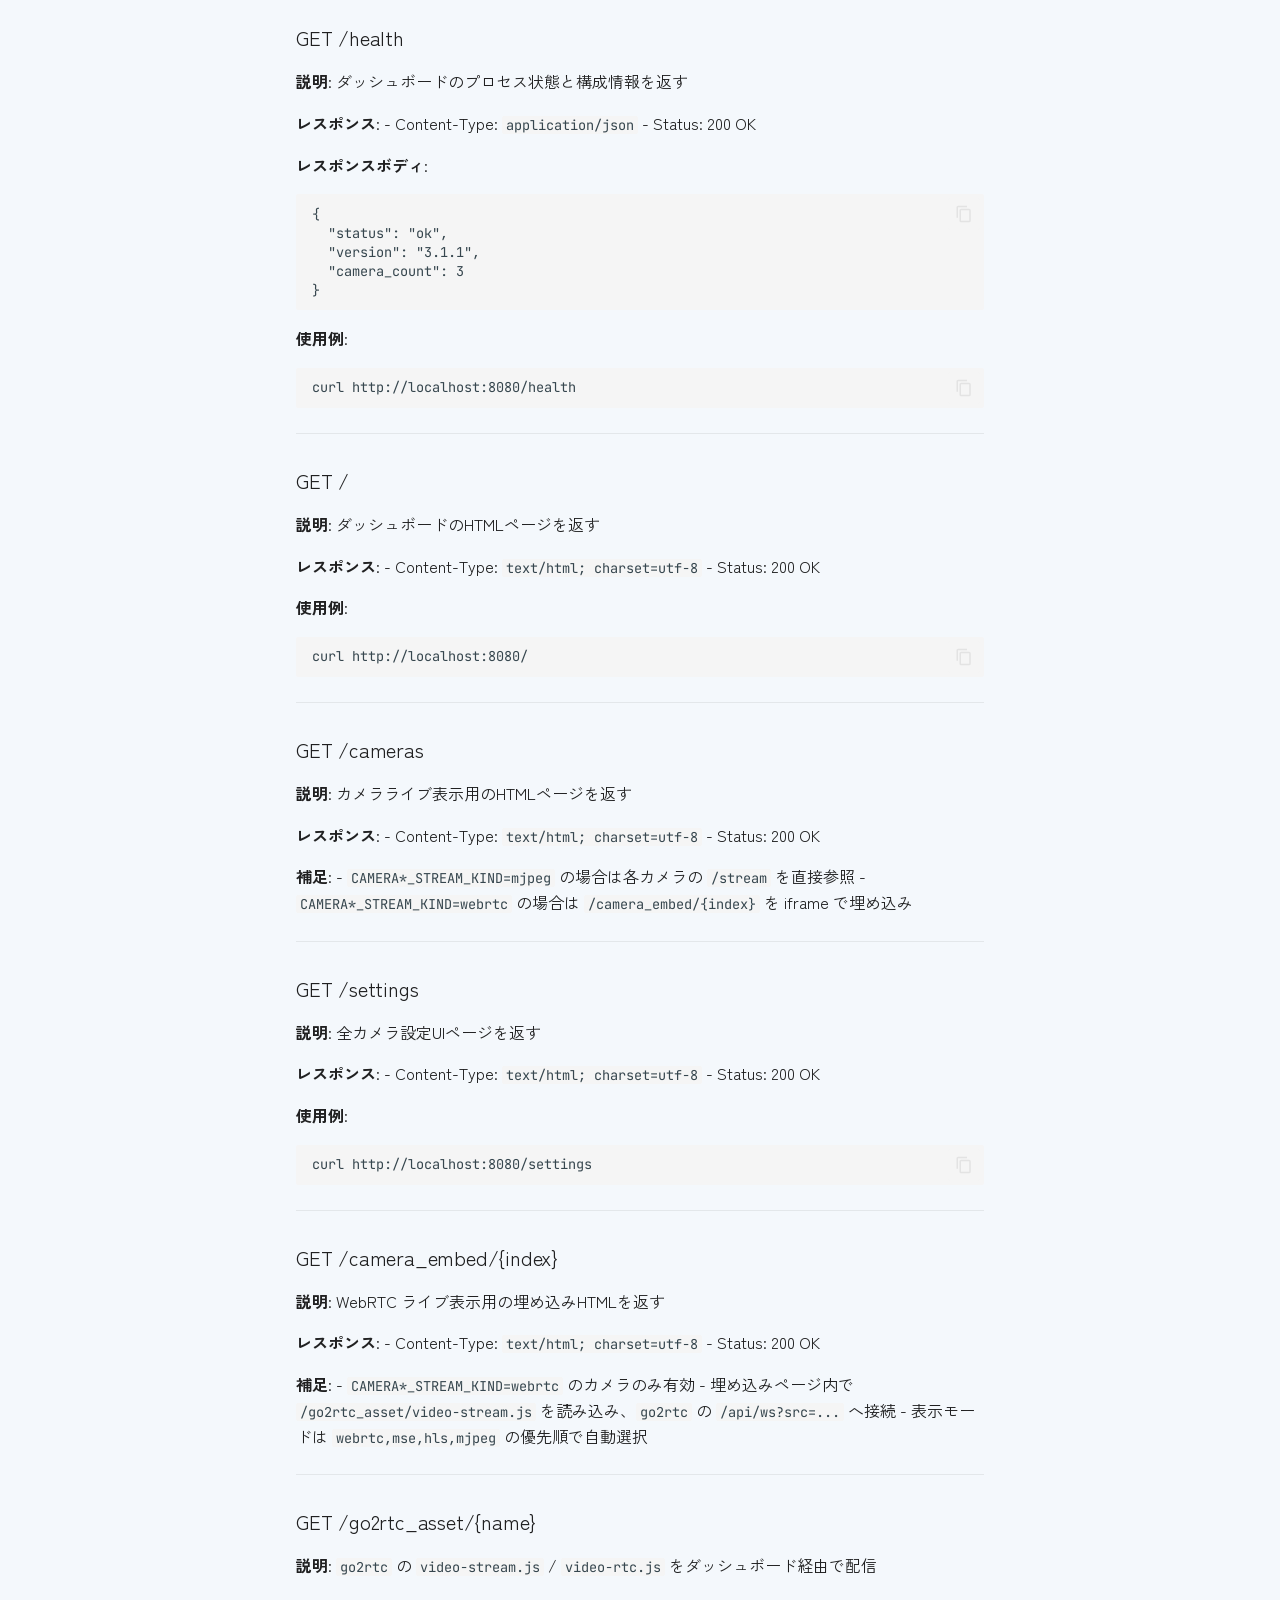
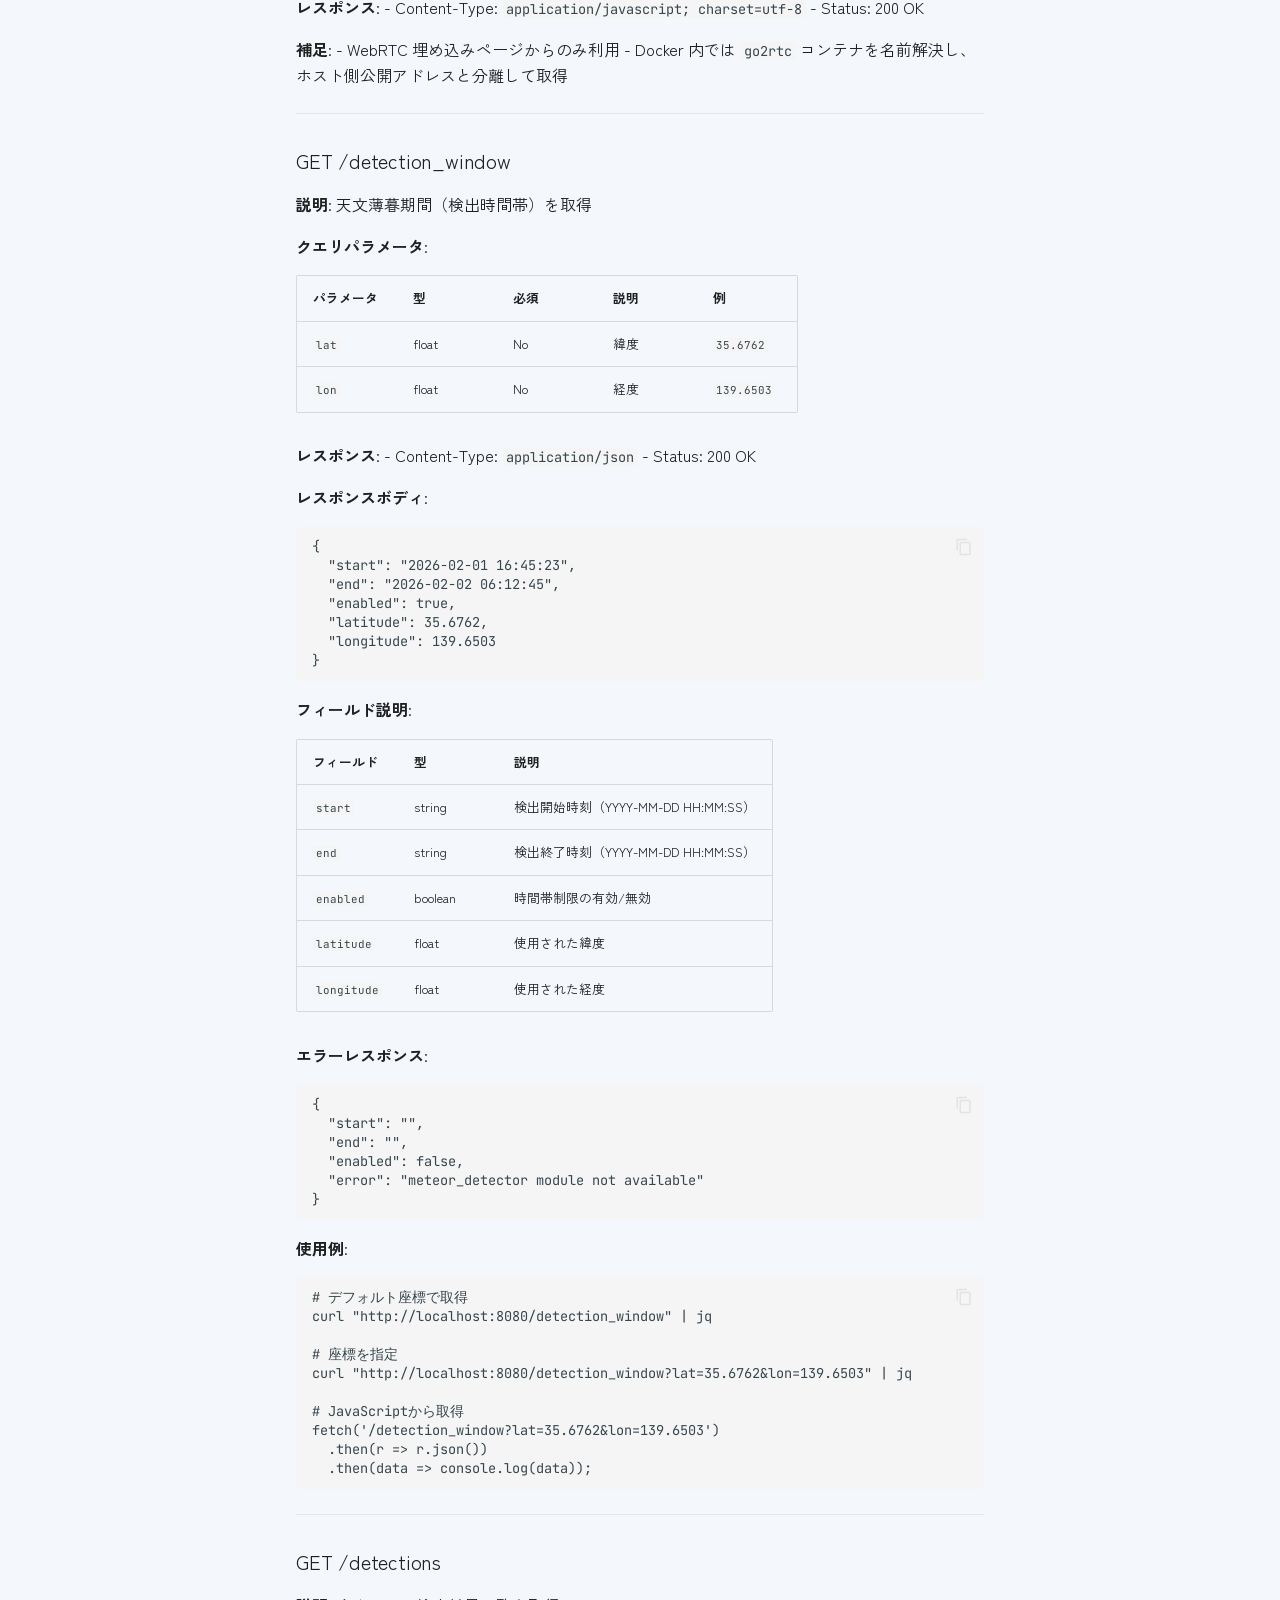
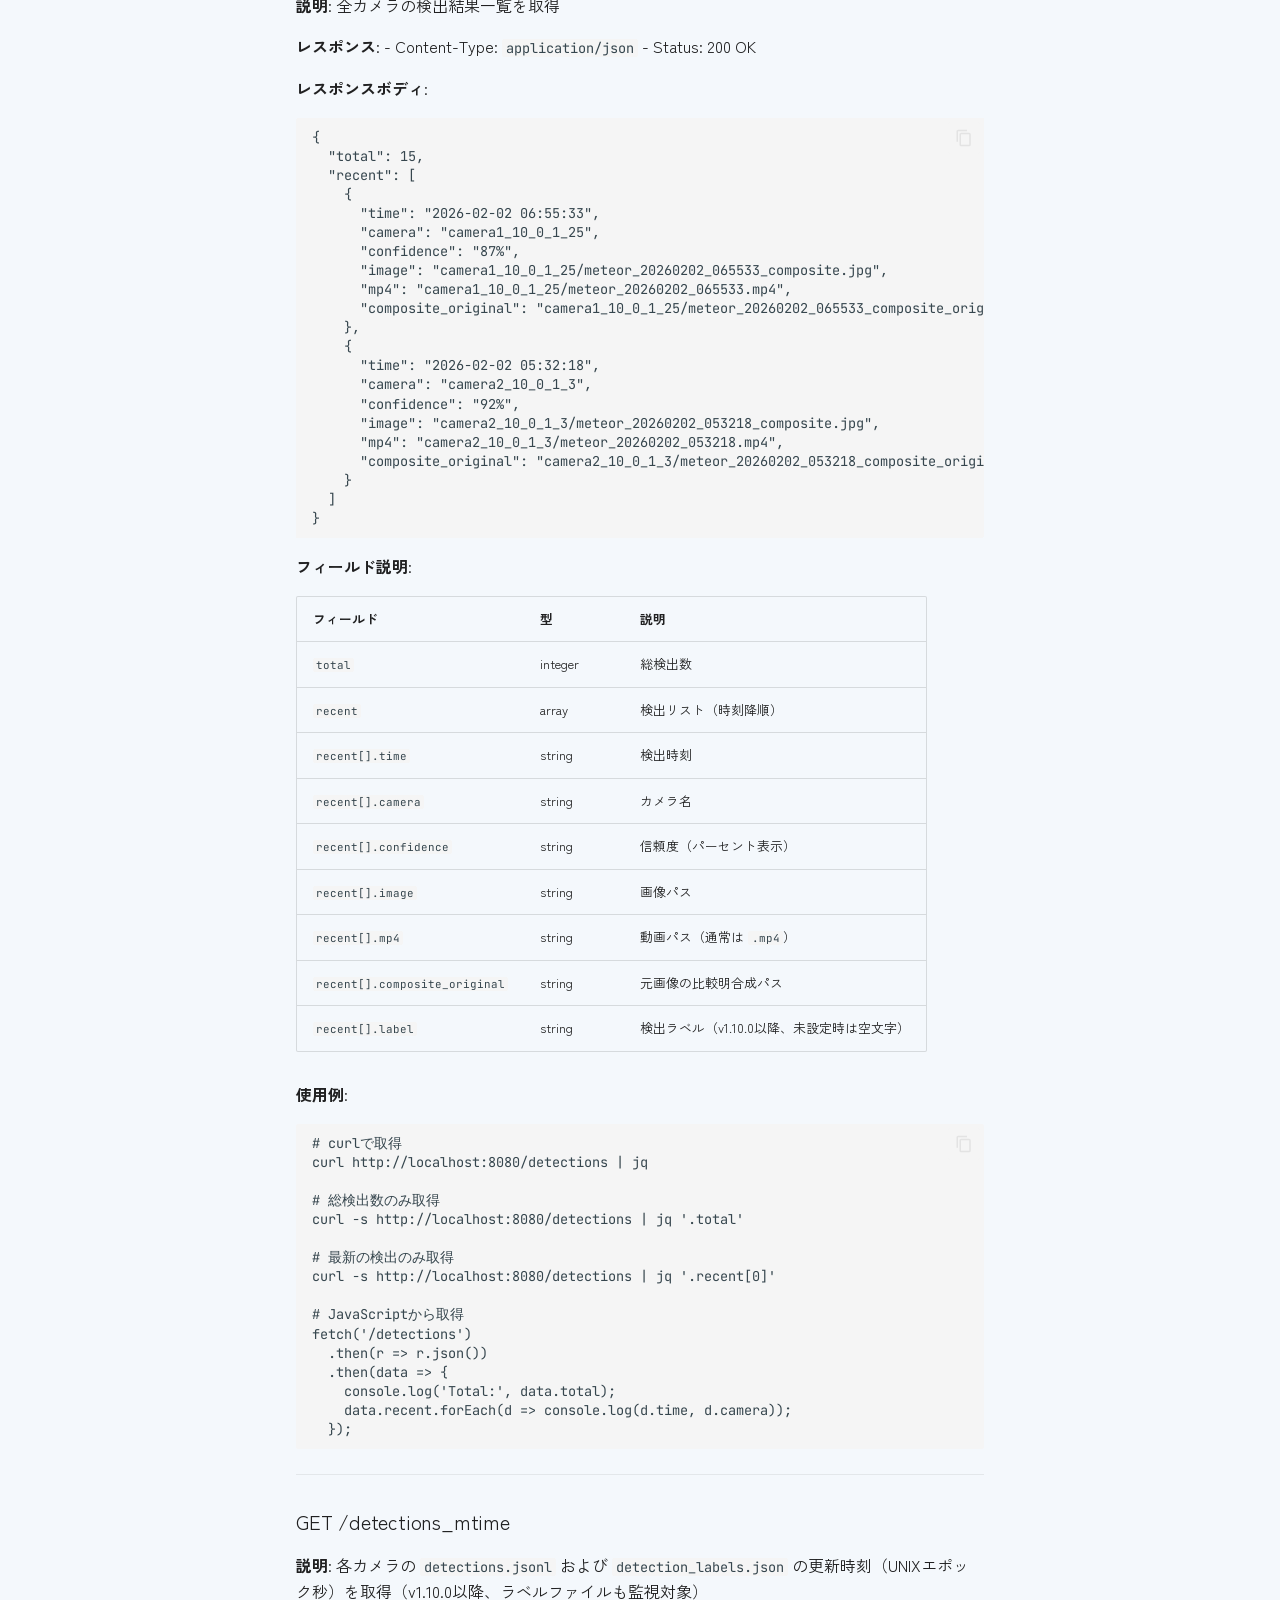
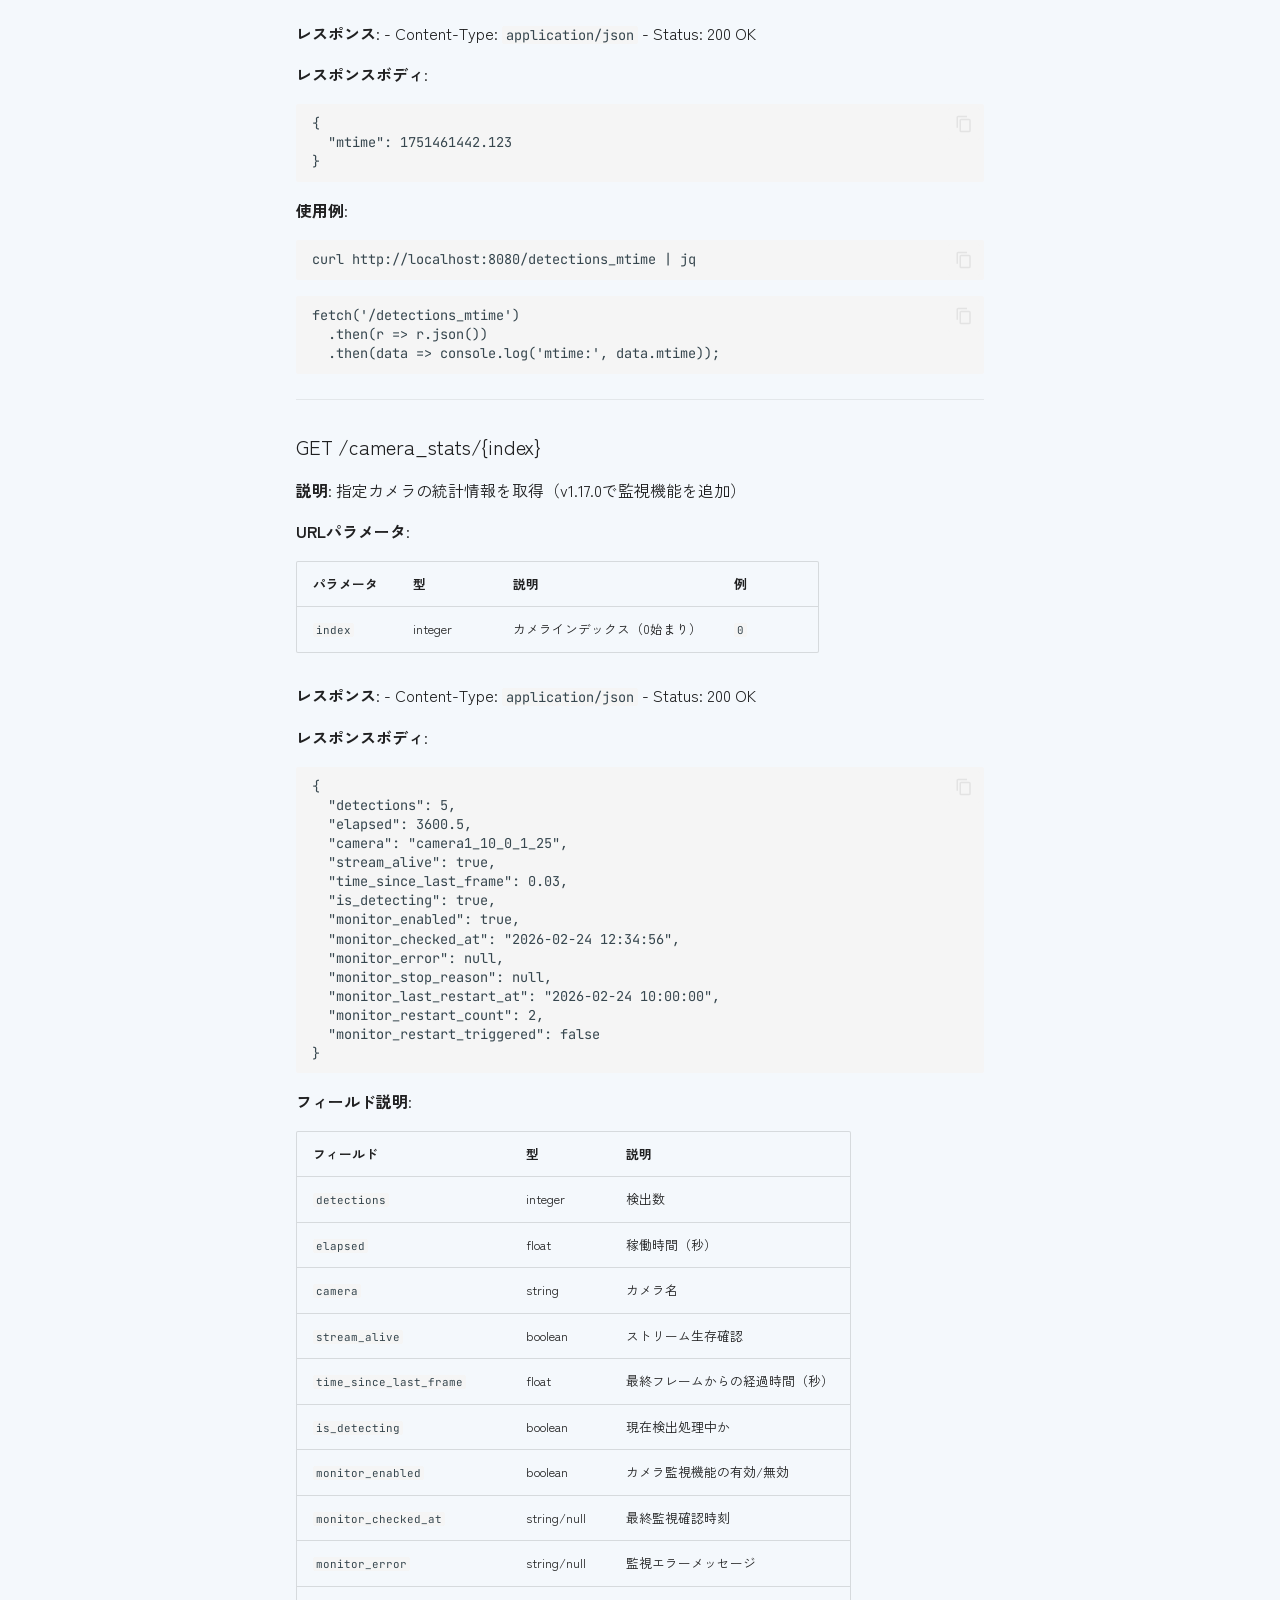
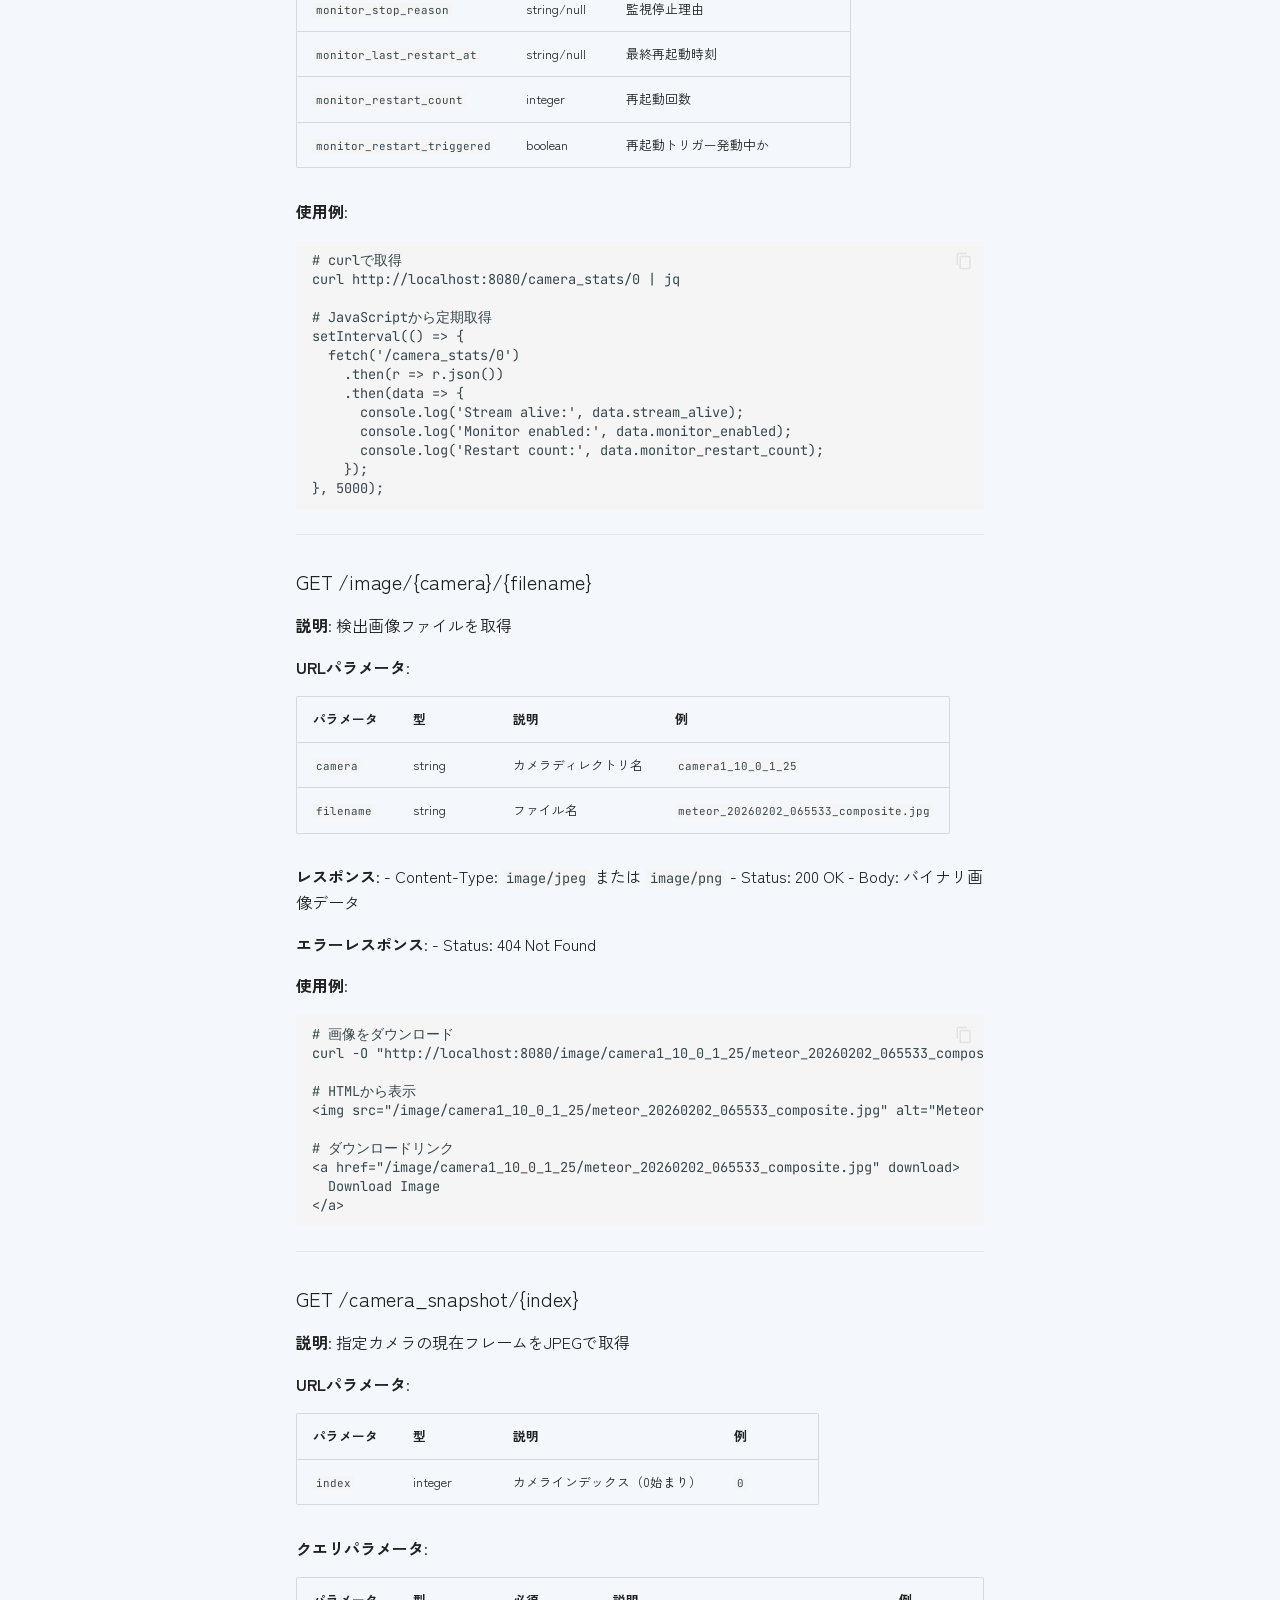
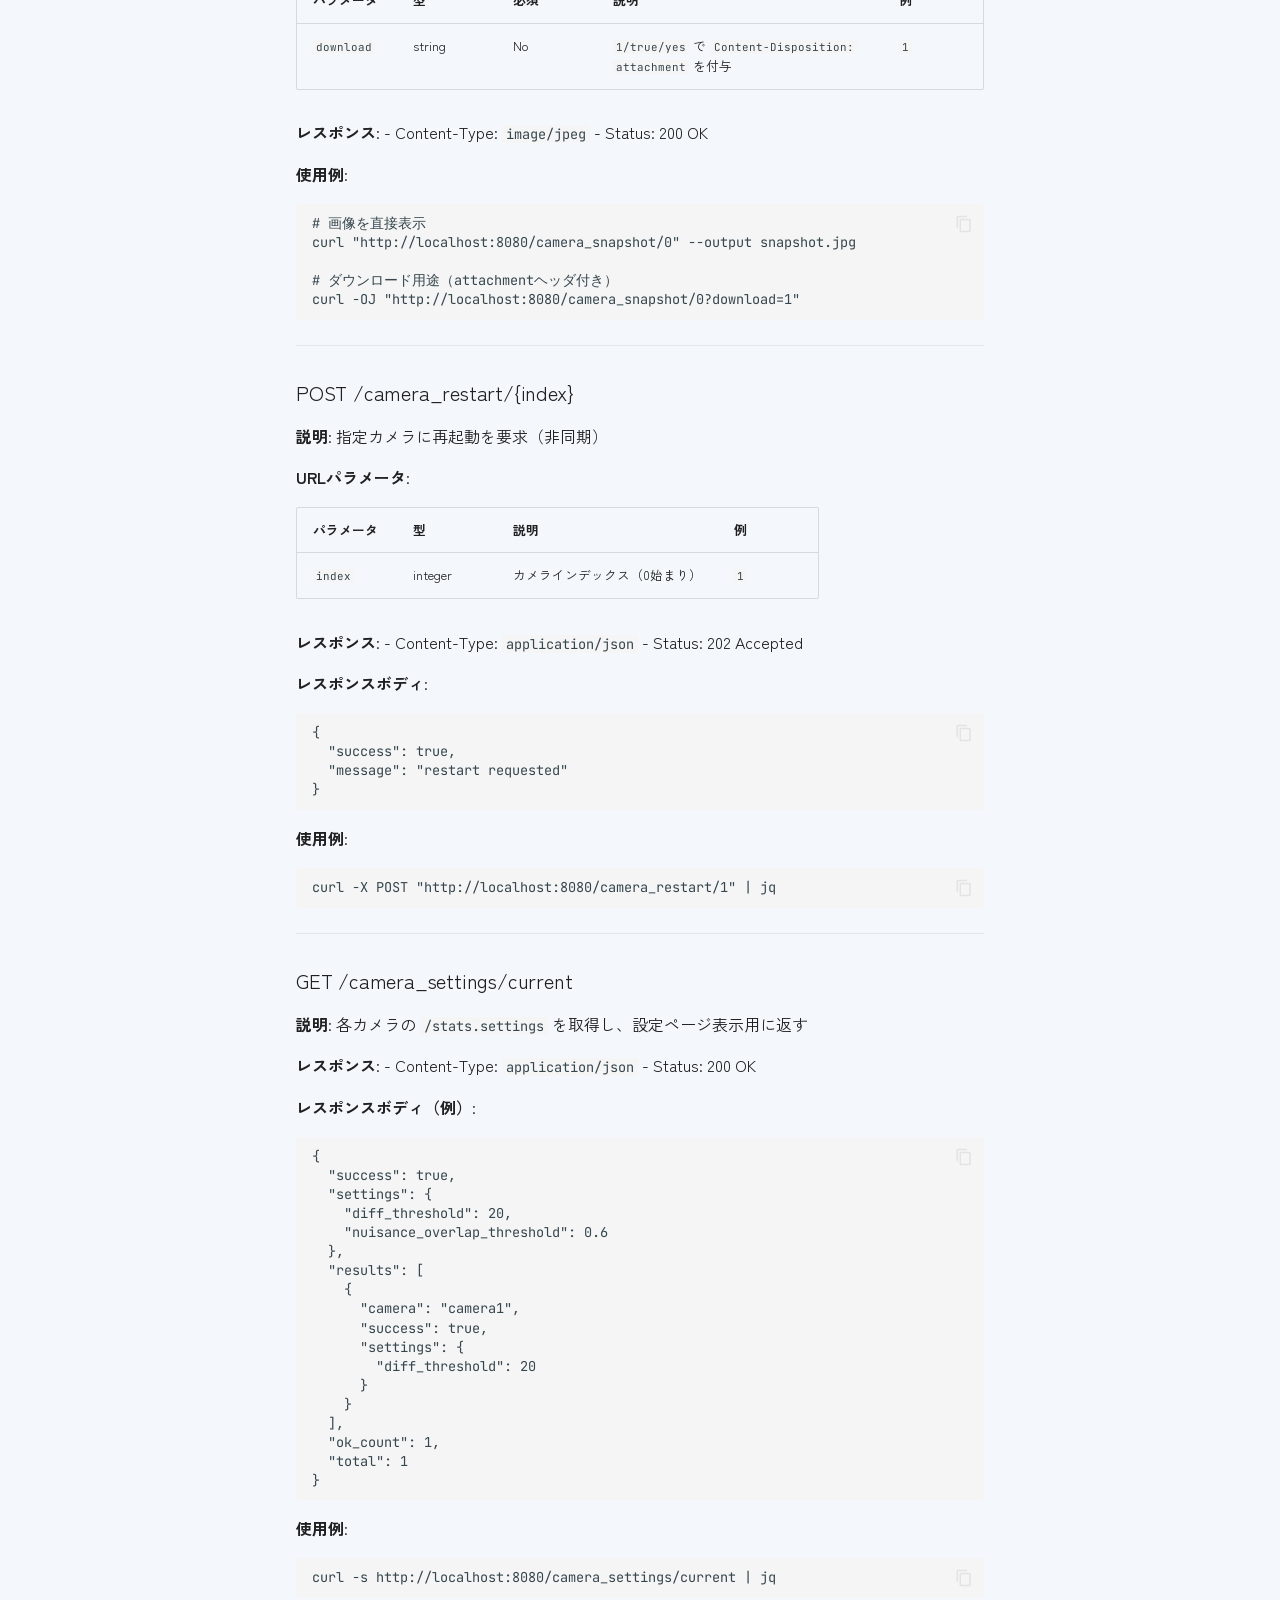
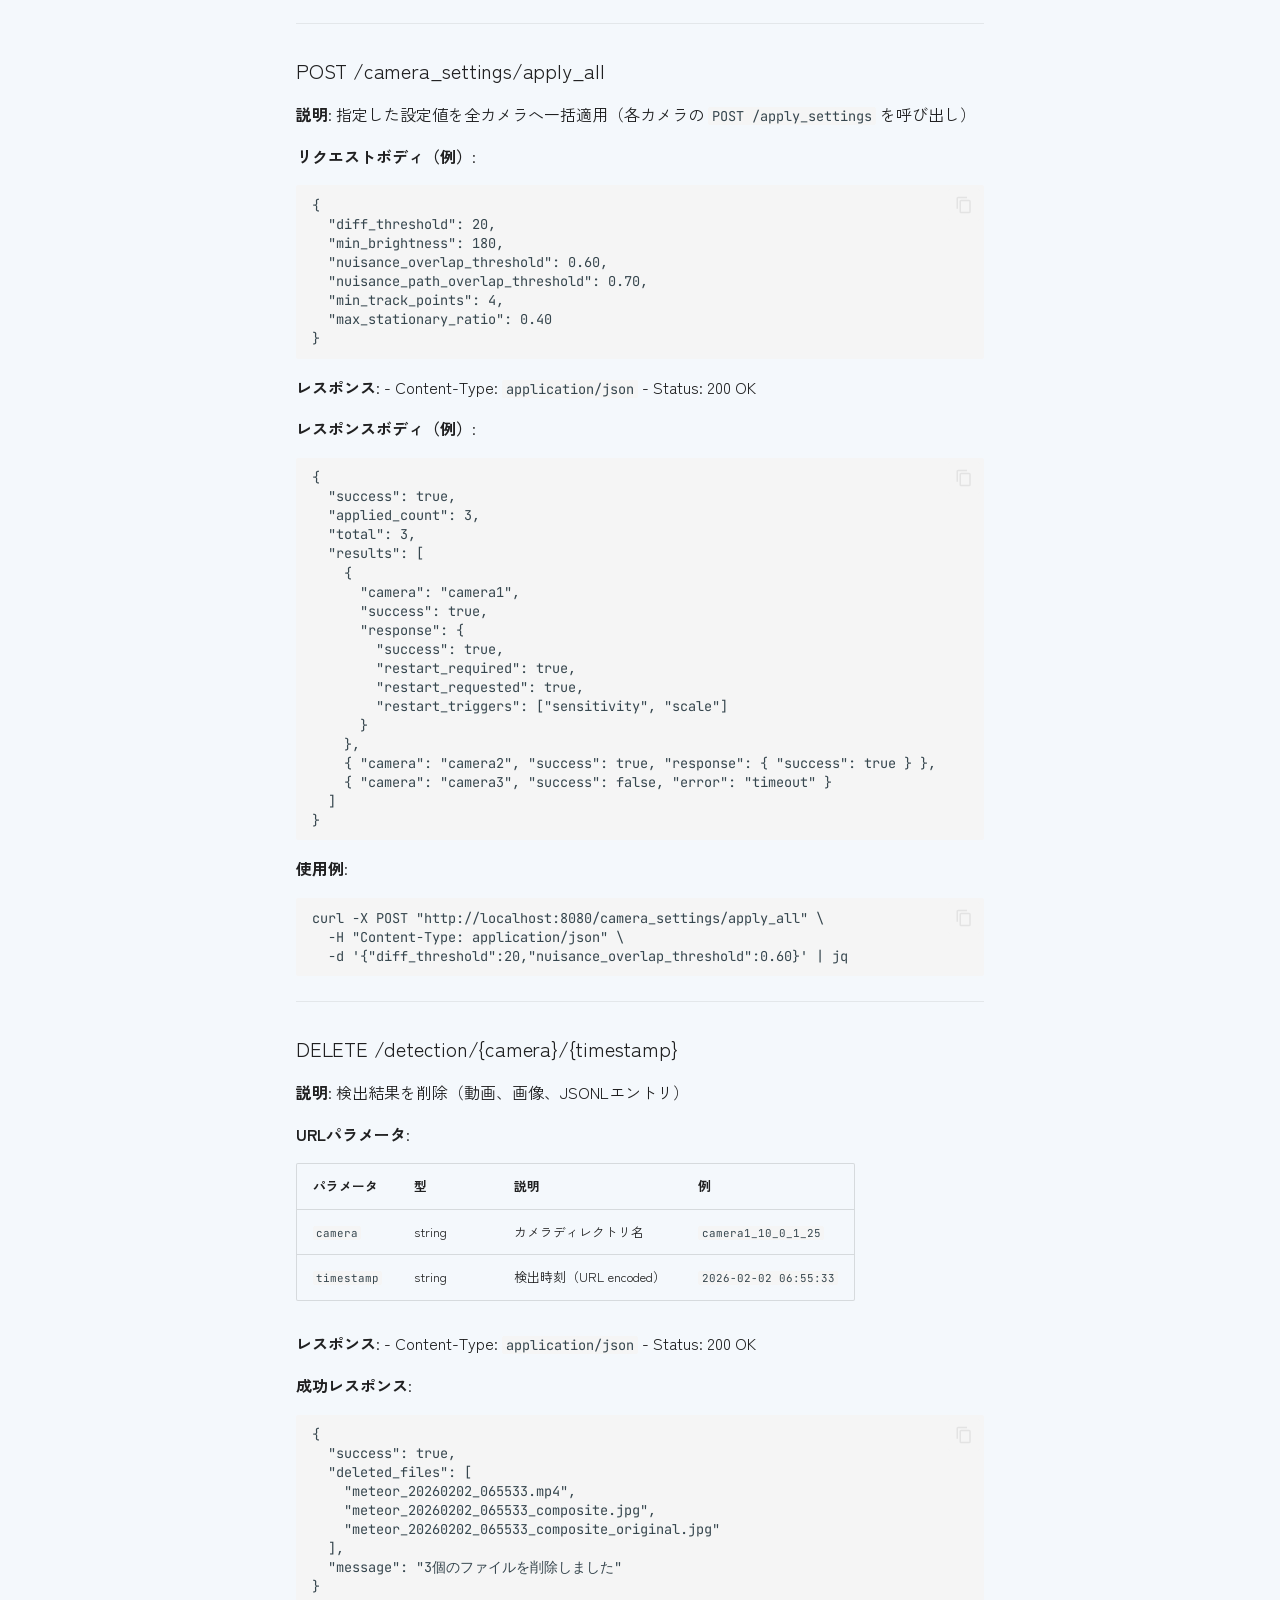
<file: site/API_REFERENCE/index.html>
<!doctype html>
<html lang="ja" class="no-js">
  <head>
    
      <meta charset="utf-8">
      <meta name="viewport" content="width=device-width,initial-scale=1">
      
        <meta name="description" content="流星・雲検出システム Meteo の公式ドキュメント">
      
      
      
        <link rel="canonical" href="https://masakai.github.io/meteo/API_REFERENCE/">
      
      
        <link rel="prev" href="../OPERATIONS_GUIDE/">
      
      
        <link rel="next" href="../DETECTION_TUNING/">
      
      
        
      
      
      <link rel="icon" href="../assets/mascot-meteo-cam.svg">
      <meta name="generator" content="mkdocs-1.6.1, mkdocs-material-9.7.5">
    
    
      
        <title>API リファレンス - Meteo Documentation</title>
      
    
    
      <link rel="stylesheet" href="../assets/stylesheets/main.484c7ddc.min.css">
      
        
        <link rel="stylesheet" href="../assets/stylesheets/palette.ab4e12ef.min.css">
      
      


    
    
      
    
    
      
        
        
        <link rel="preconnect" href="https://fonts.gstatic.com" crossorigin>
        <link rel="stylesheet" href="https://fonts.googleapis.com/css?family=Zen+Kaku+Gothic+New:300,300i,400,400i,700,700i%7CJetBrains+Mono:400,400i,700,700i&display=fallback">
        <style>:root{--md-text-font:"Zen Kaku Gothic New";--md-code-font:"JetBrains Mono"}</style>
      
    
    
      <link rel="stylesheet" href="../stylesheets/extra.css">
    
    <script>__md_scope=new URL("..",location),__md_hash=e=>[...e].reduce(((e,_)=>(e<<5)-e+_.charCodeAt(0)),0),__md_get=(e,_=localStorage,t=__md_scope)=>JSON.parse(_.getItem(t.pathname+"."+e)),__md_set=(e,_,t=localStorage,a=__md_scope)=>{try{t.setItem(a.pathname+"."+e,JSON.stringify(_))}catch(e){}}</script>
    
      

    
    
  
  <meta property="og:site_name" content="Meteo Documentation">
  <meta property="og:type" content="website">
  <meta property="og:title" content="API リファレンス | Meteo Documentation">
  <meta property="og:description" content="流星・雲検出システム Meteo の公式ドキュメント">
  <meta property="og:url" content="https://masakai.github.io/meteo/API_REFERENCE/">
  <meta property="og:image" content="https://masakai.github.io/meteo/assets/ogp-meteo-card.png">
  <meta property="og:image:secure_url" content="https://masakai.github.io/meteo/assets/ogp-meteo-card.png">
  <meta property="og:image:type" content="image/png">
  <meta property="og:image:width" content="1200">
  <meta property="og:image:height" content="630">

  <meta name="twitter:card" content="summary_large_image">
  <meta name="twitter:title" content="API リファレンス | Meteo Documentation">
  <meta name="twitter:description" content="流星・雲検出システム Meteo の公式ドキュメント">
  <meta name="twitter:image" content="https://masakai.github.io/meteo/assets/ogp-meteo-card.png">
  <script>
    document$.subscribe(function() {
      if (!window.mermaid) return;
      window.mermaid.initialize({
        startOnLoad: true,
        theme: "base",
        themeVariables: {
          primaryColor: "#e2ecff",
          primaryTextColor: "#111111",
          primaryBorderColor: "#7a92bf",
          secondaryColor: "#dff3e2",
          secondaryTextColor: "#111111",
          secondaryBorderColor: "#6f9a79",
          tertiaryColor: "#ffe8cc",
          tertiaryTextColor: "#111111",
          tertiaryBorderColor: "#c28a4a",
          lineColor: "#7b8794",
          textColor: "#111111",
          mainBkg: "#e2ecff",
          nodeBkg: "#e2ecff",
          nodeBorder: "#7a92bf",
          clusterBkg: "#f7f4ff",
          clusterBorder: "#b8abd9",
          defaultLinkColor: "#7b8794",
          titleColor: "#111111",
          edgeLabelBackground: "#ffffff",
          actorBkg: "#e2ecff",
          actorBorder: "#7a92bf",
          actorTextColor: "#111111",
          actorLineColor: "#7b8794",
          signalColor: "#111111",
          signalTextColor: "#111111",
          labelBoxBkgColor: "#fff7e8",
          labelBoxBorderColor: "#c28a4a",
          labelTextColor: "#111111",
          loopTextColor: "#111111",
          noteBkgColor: "#fff7e8",
          noteBorderColor: "#d1b27c",
          noteTextColor: "#111111",
          activationBkgColor: "#efe6ff",
          activationBorderColor: "#ab92cf",
          sectionBkgColor: "#f8fbff",
          altSectionBkgColor: "#fef6ea",
          gridColor: "#d6deea",
          cScale0: "#f8d7da",
          cScale1: "#ffe3c4",
          cScale2: "#fff1bf",
          cScale3: "#dff3e2",
          cScale4: "#e2ecff",
          cScale5: "#efe6ff",
          cScale6: "#f7dff0",
          cScale7: "#dff2f6"
        }
      });
    });
  </script>

  </head>
  
  
    
    
      
    
    
    
    
    <body dir="ltr" data-md-color-scheme="default" data-md-color-primary="black" data-md-color-accent="light-blue">
  
    
    <input class="md-toggle" data-md-toggle="drawer" type="checkbox" id="__drawer" autocomplete="off">
    <input class="md-toggle" data-md-toggle="search" type="checkbox" id="__search" autocomplete="off">
    <label class="md-overlay" for="__drawer"></label>
    <div data-md-component="skip">
      
        
        <a href="#api-api-reference" class="md-skip">
          コンテンツにスキップ
        </a>
      
    </div>
    <div data-md-component="announce">
      
    </div>
    
    
      

<header class="md-header" data-md-component="header">
  <nav class="md-header__inner md-grid" aria-label="ヘッダー">
    <a href=".." title="Meteo Documentation" class="md-header__button md-logo" aria-label="Meteo Documentation" data-md-component="logo">
      
  <img src="../assets/meteo-logotype.svg" alt="logo">

    </a>
    <label class="md-header__button md-icon" for="__drawer">
      
      <svg xmlns="http://www.w3.org/2000/svg" viewBox="0 0 24 24"><path d="M3 6h18v2H3zm0 5h18v2H3zm0 5h18v2H3z"/></svg>
    </label>
    <div class="md-header__title" data-md-component="header-title">
      <div class="md-header__ellipsis">
        <div class="md-header__topic">
          <span class="md-ellipsis">
            Meteo Documentation
          </span>
        </div>
        <div class="md-header__topic" data-md-component="header-topic">
          <span class="md-ellipsis">
            
              API リファレンス
            
          </span>
        </div>
      </div>
    </div>
    
      
        <form class="md-header__option" data-md-component="palette">
  
    
    
    
    <input class="md-option" data-md-color-media="" data-md-color-scheme="default" data-md-color-primary="black" data-md-color-accent="light-blue"  aria-hidden="true"  type="radio" name="__palette" id="__palette_0">
    
  
    
    
    
    <input class="md-option" data-md-color-media="" data-md-color-scheme="slate" data-md-color-primary="black" data-md-color-accent="light-blue"  aria-label="ダークモードに切り替え"  type="radio" name="__palette" id="__palette_1">
    
      <label class="md-header__button md-icon" title="ダークモードに切り替え" for="__palette_0" hidden>
        <svg xmlns="http://www.w3.org/2000/svg" viewBox="0 0 24 24"><path d="m17.75 4.09-2.53 1.94.91 3.06-2.63-1.81-2.63 1.81.91-3.06-2.53-1.94L12.44 4l1.06-3 1.06 3zm3.5 6.91-1.64 1.25.59 1.98-1.7-1.17-1.7 1.17.59-1.98L15.75 11l2.06-.05L18.5 9l.69 1.95zm-2.28 4.95c.83-.08 1.72 1.1 1.19 1.85-.32.45-.66.87-1.08 1.27C15.17 23 8.84 23 4.94 19.07c-3.91-3.9-3.91-10.24 0-14.14.4-.4.82-.76 1.27-1.08.75-.53 1.93.36 1.85 1.19-.27 2.86.69 5.83 2.89 8.02a9.96 9.96 0 0 0 8.02 2.89m-1.64 2.02a12.08 12.08 0 0 1-7.8-3.47c-2.17-2.19-3.33-5-3.49-7.82-2.81 3.14-2.7 7.96.31 10.98 3.02 3.01 7.84 3.12 10.98.31"/></svg>
      </label>
    
  
</form>
      
    
    
      <script>var palette=__md_get("__palette");if(palette&&palette.color){if("(prefers-color-scheme)"===palette.color.media){var media=matchMedia("(prefers-color-scheme: light)"),input=document.querySelector(media.matches?"[data-md-color-media='(prefers-color-scheme: light)']":"[data-md-color-media='(prefers-color-scheme: dark)']");palette.color.media=input.getAttribute("data-md-color-media"),palette.color.scheme=input.getAttribute("data-md-color-scheme"),palette.color.primary=input.getAttribute("data-md-color-primary"),palette.color.accent=input.getAttribute("data-md-color-accent")}for(var[key,value]of Object.entries(palette.color))document.body.setAttribute("data-md-color-"+key,value)}</script>
    
    
    
      
      
        <label class="md-header__button md-icon" for="__search">
          
          <svg xmlns="http://www.w3.org/2000/svg" viewBox="0 0 24 24"><path d="M9.5 3A6.5 6.5 0 0 1 16 9.5c0 1.61-.59 3.09-1.56 4.23l.27.27h.79l5 5-1.5 1.5-5-5v-.79l-.27-.27A6.52 6.52 0 0 1 9.5 16 6.5 6.5 0 0 1 3 9.5 6.5 6.5 0 0 1 9.5 3m0 2C7 5 5 7 5 9.5S7 14 9.5 14 14 12 14 9.5 12 5 9.5 5"/></svg>
        </label>
        <div class="md-search" data-md-component="search" role="dialog">
  <label class="md-search__overlay" for="__search"></label>
  <div class="md-search__inner" role="search">
    <form class="md-search__form" name="search">
      <input type="text" class="md-search__input" name="query" aria-label="検索" placeholder="検索" autocapitalize="off" autocorrect="off" autocomplete="off" spellcheck="false" data-md-component="search-query" required>
      <label class="md-search__icon md-icon" for="__search">
        
        <svg xmlns="http://www.w3.org/2000/svg" viewBox="0 0 24 24"><path d="M9.5 3A6.5 6.5 0 0 1 16 9.5c0 1.61-.59 3.09-1.56 4.23l.27.27h.79l5 5-1.5 1.5-5-5v-.79l-.27-.27A6.52 6.52 0 0 1 9.5 16 6.5 6.5 0 0 1 3 9.5 6.5 6.5 0 0 1 9.5 3m0 2C7 5 5 7 5 9.5S7 14 9.5 14 14 12 14 9.5 12 5 9.5 5"/></svg>
        
        <svg xmlns="http://www.w3.org/2000/svg" viewBox="0 0 24 24"><path d="M20 11v2H8l5.5 5.5-1.42 1.42L4.16 12l7.92-7.92L13.5 5.5 8 11z"/></svg>
      </label>
      <nav class="md-search__options" aria-label="検索">
        
        <button type="reset" class="md-search__icon md-icon" title="クリア" aria-label="クリア" tabindex="-1">
          
          <svg xmlns="http://www.w3.org/2000/svg" viewBox="0 0 24 24"><path d="M19 6.41 17.59 5 12 10.59 6.41 5 5 6.41 10.59 12 5 17.59 6.41 19 12 13.41 17.59 19 19 17.59 13.41 12z"/></svg>
        </button>
      </nav>
      
        <div class="md-search__suggest" data-md-component="search-suggest"></div>
      
    </form>
    <div class="md-search__output">
      <div class="md-search__scrollwrap" tabindex="0" data-md-scrollfix>
        <div class="md-search-result" data-md-component="search-result">
          <div class="md-search-result__meta">
            検索を初期化
          </div>
          <ol class="md-search-result__list" role="presentation"></ol>
        </div>
      </div>
    </div>
  </div>
</div>
      
    
    
      <div class="md-header__source">
        <a href="https://github.com/Masakai/meteo" title="リポジトリへ" class="md-source" data-md-component="source">
  <div class="md-source__icon md-icon">
    
    <svg xmlns="http://www.w3.org/2000/svg" viewBox="0 0 448 512"><!--! Font Awesome Free 7.1.0 by @fontawesome - https://fontawesome.com License - https://fontawesome.com/license/free (Icons: CC BY 4.0, Fonts: SIL OFL 1.1, Code: MIT License) Copyright 2025 Fonticons, Inc.--><path d="M439.6 236.1 244 40.5c-5.4-5.5-12.8-8.5-20.4-8.5s-15 3-20.4 8.4L162.5 81l51.5 51.5c27.1-9.1 52.7 16.8 43.4 43.7l49.7 49.7c34.2-11.8 61.2 31 35.5 56.7-26.5 26.5-70.2-2.9-56-37.3L240.3 199v121.9c25.3 12.5 22.3 41.8 9.1 55-6.4 6.4-15.2 10.1-24.3 10.1s-17.8-3.6-24.3-10.1c-17.6-17.6-11.1-46.9 11.2-56v-123c-20.8-8.5-24.6-30.7-18.6-45L142.6 101 8.5 235.1C3 240.6 0 247.9 0 255.5s3 15 8.5 20.4l195.6 195.7c5.4 5.4 12.7 8.4 20.4 8.4s15-3 20.4-8.4l194.7-194.7c5.4-5.4 8.4-12.8 8.4-20.4s-3-15-8.4-20.4"/></svg>
  </div>
  <div class="md-source__repository">
    Masakai/meteo
  </div>
</a>
      </div>
    
  </nav>
  
</header>
    
    <div class="md-container" data-md-component="container">
      
      
        
          
            
<nav class="md-tabs" aria-label="タブ" data-md-component="tabs">
  <div class="md-grid">
    <ul class="md-tabs__list">
      
        
  
  
  
  
    <li class="md-tabs__item">
      <a href=".." class="md-tabs__link">
        
  
  
    
  
  ホーム

      </a>
    </li>
  

      
        
  
  
  
  
    <li class="md-tabs__item">
      <a href="../SETUP_GUIDE/" class="md-tabs__link">
        
  
  
    
  
  セットアップ

      </a>
    </li>
  

      
        
  
  
  
  
    <li class="md-tabs__item">
      <a href="../CONFIGURATION_GUIDE/" class="md-tabs__link">
        
  
  
    
  
  設定ガイド

      </a>
    </li>
  

      
        
  
  
  
  
    <li class="md-tabs__item">
      <a href="../OPERATIONS_GUIDE/" class="md-tabs__link">
        
  
  
    
  
  運用ガイド

      </a>
    </li>
  

      
        
  
  
  
    
  
  
    <li class="md-tabs__item md-tabs__item--active">
      <a href="./" class="md-tabs__link">
        
  
  
    
  
  API リファレンス

      </a>
    </li>
  

      
        
  
  
  
  
    <li class="md-tabs__item">
      <a href="../DETECTION_TUNING/" class="md-tabs__link">
        
  
  
    
  
  検出感度チューニング

      </a>
    </li>
  

      
        
  
  
  
  
    <li class="md-tabs__item">
      <a href="../SECURITY/" class="md-tabs__link">
        
  
  
    
  
  セキュリティ

      </a>
    </li>
  

      
        
  
  
  
  
    
    
      <li class="md-tabs__item">
        <a href="../ARCHITECTURE/" class="md-tabs__link">
          
  
  
  アーキテクチャ

        </a>
      </li>
    
  

      
    </ul>
  </div>
</nav>
          
        
      
      <main class="md-main" data-md-component="main">
        <div class="md-main__inner md-grid">
          
            
              
              <div class="md-sidebar md-sidebar--primary" data-md-component="sidebar" data-md-type="navigation" >
                <div class="md-sidebar__scrollwrap">
                  <div class="md-sidebar__inner">
                    


  


<nav class="md-nav md-nav--primary md-nav--lifted" aria-label="ナビゲーション" data-md-level="0">
  <label class="md-nav__title" for="__drawer">
    <a href=".." title="Meteo Documentation" class="md-nav__button md-logo" aria-label="Meteo Documentation" data-md-component="logo">
      
  <img src="../assets/meteo-logotype.svg" alt="logo">

    </a>
    Meteo Documentation
  </label>
  
    <div class="md-nav__source">
      <a href="https://github.com/Masakai/meteo" title="リポジトリへ" class="md-source" data-md-component="source">
  <div class="md-source__icon md-icon">
    
    <svg xmlns="http://www.w3.org/2000/svg" viewBox="0 0 448 512"><!--! Font Awesome Free 7.1.0 by @fontawesome - https://fontawesome.com License - https://fontawesome.com/license/free (Icons: CC BY 4.0, Fonts: SIL OFL 1.1, Code: MIT License) Copyright 2025 Fonticons, Inc.--><path d="M439.6 236.1 244 40.5c-5.4-5.5-12.8-8.5-20.4-8.5s-15 3-20.4 8.4L162.5 81l51.5 51.5c27.1-9.1 52.7 16.8 43.4 43.7l49.7 49.7c34.2-11.8 61.2 31 35.5 56.7-26.5 26.5-70.2-2.9-56-37.3L240.3 199v121.9c25.3 12.5 22.3 41.8 9.1 55-6.4 6.4-15.2 10.1-24.3 10.1s-17.8-3.6-24.3-10.1c-17.6-17.6-11.1-46.9 11.2-56v-123c-20.8-8.5-24.6-30.7-18.6-45L142.6 101 8.5 235.1C3 240.6 0 247.9 0 255.5s3 15 8.5 20.4l195.6 195.7c5.4 5.4 12.7 8.4 20.4 8.4s15-3 20.4-8.4l194.7-194.7c5.4-5.4 8.4-12.8 8.4-20.4s-3-15-8.4-20.4"/></svg>
  </div>
  <div class="md-source__repository">
    Masakai/meteo
  </div>
</a>
    </div>
  
  <ul class="md-nav__list" data-md-scrollfix>
    
      
      
  
  
  
  
    <li class="md-nav__item">
      <a href=".." class="md-nav__link">
        
  
  
  <span class="md-ellipsis">
    
  
    ホーム
  

    
  </span>
  
  

      </a>
    </li>
  

    
      
      
  
  
  
  
    <li class="md-nav__item">
      <a href="../SETUP_GUIDE/" class="md-nav__link">
        
  
  
  <span class="md-ellipsis">
    
  
    セットアップ
  

    
  </span>
  
  

      </a>
    </li>
  

    
      
      
  
  
  
  
    <li class="md-nav__item">
      <a href="../CONFIGURATION_GUIDE/" class="md-nav__link">
        
  
  
  <span class="md-ellipsis">
    
  
    設定ガイド
  

    
  </span>
  
  

      </a>
    </li>
  

    
      
      
  
  
  
  
    <li class="md-nav__item">
      <a href="../OPERATIONS_GUIDE/" class="md-nav__link">
        
  
  
  <span class="md-ellipsis">
    
  
    運用ガイド
  

    
  </span>
  
  

      </a>
    </li>
  

    
      
      
  
  
    
  
  
  
    <li class="md-nav__item md-nav__item--active">
      
      <input class="md-nav__toggle md-toggle" type="checkbox" id="__toc">
      
      
        
      
      
        <label class="md-nav__link md-nav__link--active" for="__toc">
          
  
  
  <span class="md-ellipsis">
    
  
    API リファレンス
  

    
  </span>
  
  

          <span class="md-nav__icon md-icon"></span>
        </label>
      
      <a href="./" class="md-nav__link md-nav__link--active">
        
  
  
  <span class="md-ellipsis">
    
  
    API リファレンス
  

    
  </span>
  
  

      </a>
      
        

<nav class="md-nav md-nav--secondary" aria-label="目次">
  
  
  
    
  
  
    <label class="md-nav__title" for="__toc">
      <span class="md-nav__icon md-icon"></span>
      目次
    </label>
    <ul class="md-nav__list" data-md-component="toc" data-md-scrollfix>
      
        <li class="md-nav__item">
  <a href="#_1" class="md-nav__link">
    <span class="md-ellipsis">
      
        概要
      
    </span>
  </a>
  
</li>
      
        <li class="md-nav__item">
  <a href="#_2" class="md-nav__link">
    <span class="md-ellipsis">
      
        目次
      
    </span>
  </a>
  
</li>
      
        <li class="md-nav__item">
  <a href="#_3" class="md-nav__link">
    <span class="md-ellipsis">
      
        バージョン履歴
      
    </span>
  </a>
  
    <nav class="md-nav" aria-label="バージョン履歴">
      <ul class="md-nav__list">
        
          <li class="md-nav__item">
  <a href="#v311-webrtc-candidate" class="md-nav__link">
    <span class="md-ellipsis">
      
        v3.1.1 - WebRTC candidate 自動検出と生成安定化
      
    </span>
  </a>
  
</li>
        
          <li class="md-nav__item">
  <a href="#v310-webrtc" class="md-nav__link">
    <span class="md-ellipsis">
      
        v3.1.0 - WebRTC ライブ表示の正式対応
      
    </span>
  </a>
  
</li>
        
          <li class="md-nav__item">
  <a href="#v300-mp4" class="md-nav__link">
    <span class="md-ellipsis">
      
        v3.0.0 - 旧互換 MP4 正規化設定の削除
      
    </span>
  </a>
  
</li>
        
          <li class="md-nav__item">
  <a href="#v1241-flask" class="md-nav__link">
    <span class="md-ellipsis">
      
        v1.24.1 - ダッシュボードの Flask アプリ運用整備
      
    </span>
  </a>
  
</li>
        
          <li class="md-nav__item">
  <a href="#v1240-id" class="md-nav__link">
    <span class="md-ellipsis">
      
        v1.24.0 - 検出 ID 管理と運用制御の拡張
      
    </span>
  </a>
  
</li>
        
          <li class="md-nav__item">
  <a href="#v1231-" class="md-nav__link">
    <span class="md-ellipsis">
      
        v1.23.1 - 検出時間帯判定と状態表示の修正
      
    </span>
  </a>
  
</li>
        
          <li class="md-nav__item">
  <a href="#v1180-" class="md-nav__link">
    <span class="md-ellipsis">
      
        v1.18.0 - 一括削除機能
      
    </span>
  </a>
  
</li>
        
          <li class="md-nav__item">
  <a href="#v1170-" class="md-nav__link">
    <span class="md-ellipsis">
      
        v1.17.0 - カメラ監視機能
      
    </span>
  </a>
  
</li>
        
          <li class="md-nav__item">
  <a href="#v1160-" class="md-nav__link">
    <span class="md-ellipsis">
      
        v1.16.0 - 画面端ノイズ除外
      
    </span>
  </a>
  
</li>
        
          <li class="md-nav__item">
  <a href="#v1140-" class="md-nav__link">
    <span class="md-ellipsis">
      
        v1.14.0 - 録画マージン設定
      
    </span>
  </a>
  
</li>
        
          <li class="md-nav__item">
  <a href="#v1130-ui" class="md-nav__link">
    <span class="md-ellipsis">
      
        v1.13.0 - 全カメラ設定UI
      
    </span>
  </a>
  
</li>
        
          <li class="md-nav__item">
  <a href="#v1100-" class="md-nav__link">
    <span class="md-ellipsis">
      
        v1.10.0 - 検出ラベル機能
      
    </span>
  </a>
  
</li>
        
      </ul>
    </nav>
  
</li>
      
        <li class="md-nav__item">
  <a href="#dashboardpy-api" class="md-nav__link">
    <span class="md-ellipsis">
      
        dashboard.py API
      
    </span>
  </a>
  
    <nav class="md-nav" aria-label="dashboard.py API">
      <ul class="md-nav__list">
        
          <li class="md-nav__item">
  <a href="#_4" class="md-nav__link">
    <span class="md-ellipsis">
      
        エンドポイント一覧
      
    </span>
  </a>
  
</li>
        
          <li class="md-nav__item">
  <a href="#get-health" class="md-nav__link">
    <span class="md-ellipsis">
      
        GET /health
      
    </span>
  </a>
  
</li>
        
          <li class="md-nav__item">
  <a href="#get" class="md-nav__link">
    <span class="md-ellipsis">
      
        GET /
      
    </span>
  </a>
  
</li>
        
          <li class="md-nav__item">
  <a href="#get-cameras" class="md-nav__link">
    <span class="md-ellipsis">
      
        GET /cameras
      
    </span>
  </a>
  
</li>
        
          <li class="md-nav__item">
  <a href="#get-settings" class="md-nav__link">
    <span class="md-ellipsis">
      
        GET /settings
      
    </span>
  </a>
  
</li>
        
          <li class="md-nav__item">
  <a href="#get-camera_embedindex" class="md-nav__link">
    <span class="md-ellipsis">
      
        GET /camera_embed/{index}
      
    </span>
  </a>
  
</li>
        
          <li class="md-nav__item">
  <a href="#get-go2rtc_assetname" class="md-nav__link">
    <span class="md-ellipsis">
      
        GET /go2rtc_asset/{name}
      
    </span>
  </a>
  
</li>
        
          <li class="md-nav__item">
  <a href="#get-detection_window" class="md-nav__link">
    <span class="md-ellipsis">
      
        GET /detection_window
      
    </span>
  </a>
  
</li>
        
          <li class="md-nav__item">
  <a href="#get-detections" class="md-nav__link">
    <span class="md-ellipsis">
      
        GET /detections
      
    </span>
  </a>
  
</li>
        
          <li class="md-nav__item">
  <a href="#get-detections_mtime" class="md-nav__link">
    <span class="md-ellipsis">
      
        GET /detections_mtime
      
    </span>
  </a>
  
</li>
        
          <li class="md-nav__item">
  <a href="#get-camera_statsindex" class="md-nav__link">
    <span class="md-ellipsis">
      
        GET /camera_stats/{index}
      
    </span>
  </a>
  
</li>
        
          <li class="md-nav__item">
  <a href="#get-imagecamerafilename" class="md-nav__link">
    <span class="md-ellipsis">
      
        GET /image/{camera}/{filename}
      
    </span>
  </a>
  
</li>
        
          <li class="md-nav__item">
  <a href="#get-camera_snapshotindex" class="md-nav__link">
    <span class="md-ellipsis">
      
        GET /camera_snapshot/{index}
      
    </span>
  </a>
  
</li>
        
          <li class="md-nav__item">
  <a href="#post-camera_restartindex" class="md-nav__link">
    <span class="md-ellipsis">
      
        POST /camera_restart/{index}
      
    </span>
  </a>
  
</li>
        
          <li class="md-nav__item">
  <a href="#get-camera_settingscurrent" class="md-nav__link">
    <span class="md-ellipsis">
      
        GET /camera_settings/current
      
    </span>
  </a>
  
</li>
        
          <li class="md-nav__item">
  <a href="#post-camera_settingsapply_all" class="md-nav__link">
    <span class="md-ellipsis">
      
        POST /camera_settings/apply_all
      
    </span>
  </a>
  
</li>
        
          <li class="md-nav__item">
  <a href="#delete-detectioncameratimestamp" class="md-nav__link">
    <span class="md-ellipsis">
      
        DELETE /detection/{camera}/{timestamp}
      
    </span>
  </a>
  
</li>
        
          <li class="md-nav__item">
  <a href="#post-bulk_delete_non_meteorcamera_name" class="md-nav__link">
    <span class="md-ellipsis">
      
        POST /bulk_delete_non_meteor/{camera_name}
      
    </span>
  </a>
  
</li>
        
          <li class="md-nav__item">
  <a href="#post-detection_label" class="md-nav__link">
    <span class="md-ellipsis">
      
        POST /detection_label
      
    </span>
  </a>
  
</li>
        
          <li class="md-nav__item">
  <a href="#get-changelog" class="md-nav__link">
    <span class="md-ellipsis">
      
        GET /changelog
      
    </span>
  </a>
  
</li>
        
      </ul>
    </nav>
  
</li>
      
        <li class="md-nav__item">
  <a href="#meteor_detector_rtsp_webpy-api" class="md-nav__link">
    <span class="md-ellipsis">
      
        meteor_detector_rtsp_web.py API
      
    </span>
  </a>
  
    <nav class="md-nav" aria-label="meteor_detector_rtsp_web.py API">
      <ul class="md-nav__list">
        
          <li class="md-nav__item">
  <a href="#_5" class="md-nav__link">
    <span class="md-ellipsis">
      
        エンドポイント一覧
      
    </span>
  </a>
  
</li>
        
          <li class="md-nav__item">
  <a href="#get_1" class="md-nav__link">
    <span class="md-ellipsis">
      
        GET /
      
    </span>
  </a>
  
</li>
        
          <li class="md-nav__item">
  <a href="#get-stream" class="md-nav__link">
    <span class="md-ellipsis">
      
        GET /stream
      
    </span>
  </a>
  
</li>
        
          <li class="md-nav__item">
  <a href="#get-stats" class="md-nav__link">
    <span class="md-ellipsis">
      
        GET /stats
      
    </span>
  </a>
  
</li>
        
          <li class="md-nav__item">
  <a href="#get-snapshot" class="md-nav__link">
    <span class="md-ellipsis">
      
        GET /snapshot
      
    </span>
  </a>
  
</li>
        
          <li class="md-nav__item">
  <a href="#post-update_mask" class="md-nav__link">
    <span class="md-ellipsis">
      
        POST /update_mask
      
    </span>
  </a>
  
</li>
        
          <li class="md-nav__item">
  <a href="#post-apply_settings" class="md-nav__link">
    <span class="md-ellipsis">
      
        POST /apply_settings
      
    </span>
  </a>
  
</li>
        
          <li class="md-nav__item">
  <a href="#post-restart" class="md-nav__link">
    <span class="md-ellipsis">
      
        POST /restart
      
    </span>
  </a>
  
</li>
        
      </ul>
    </nav>
  
</li>
      
        <li class="md-nav__item">
  <a href="#_6" class="md-nav__link">
    <span class="md-ellipsis">
      
        共通仕様
      
    </span>
  </a>
  
    <nav class="md-nav" aria-label="共通仕様">
      <ul class="md-nav__list">
        
          <li class="md-nav__item">
  <a href="#corscross-origin-resource-sharing" class="md-nav__link">
    <span class="md-ellipsis">
      
        CORS（Cross-Origin Resource Sharing）
      
    </span>
  </a>
  
</li>
        
          <li class="md-nav__item">
  <a href="#_7" class="md-nav__link">
    <span class="md-ellipsis">
      
        レート制限
      
    </span>
  </a>
  
</li>
        
          <li class="md-nav__item">
  <a href="#_8" class="md-nav__link">
    <span class="md-ellipsis">
      
        タイムアウト
      
    </span>
  </a>
  
</li>
        
      </ul>
    </nav>
  
</li>
      
        <li class="md-nav__item">
  <a href="#_9" class="md-nav__link">
    <span class="md-ellipsis">
      
        環境変数
      
    </span>
  </a>
  
    <nav class="md-nav" aria-label="環境変数">
      <ul class="md-nav__list">
        
          <li class="md-nav__item">
  <a href="#v1170" class="md-nav__link">
    <span class="md-ellipsis">
      
        カメラ監視機能（v1.17.0）
      
    </span>
  </a>
  
</li>
        
      </ul>
    </nav>
  
</li>
      
        <li class="md-nav__item">
  <a href="#_10" class="md-nav__link">
    <span class="md-ellipsis">
      
        エラーコード
      
    </span>
  </a>
  
    <nav class="md-nav" aria-label="エラーコード">
      <ul class="md-nav__list">
        
          <li class="md-nav__item">
  <a href="#http" class="md-nav__link">
    <span class="md-ellipsis">
      
        HTTPステータスコード
      
    </span>
  </a>
  
</li>
        
          <li class="md-nav__item">
  <a href="#_11" class="md-nav__link">
    <span class="md-ellipsis">
      
        エラーレスポンス例
      
    </span>
  </a>
  
</li>
        
      </ul>
    </nav>
  
</li>
      
        <li class="md-nav__item">
  <a href="#_12" class="md-nav__link">
    <span class="md-ellipsis">
      
        使用例
      
    </span>
  </a>
  
    <nav class="md-nav" aria-label="使用例">
      <ul class="md-nav__list">
        
          <li class="md-nav__item">
  <a href="#python" class="md-nav__link">
    <span class="md-ellipsis">
      
        Python
      
    </span>
  </a>
  
</li>
        
          <li class="md-nav__item">
  <a href="#javascript" class="md-nav__link">
    <span class="md-ellipsis">
      
        JavaScript（ブラウザ）
      
    </span>
  </a>
  
</li>
        
          <li class="md-nav__item">
  <a href="#nodejs" class="md-nav__link">
    <span class="md-ellipsis">
      
        Node.js
      
    </span>
  </a>
  
</li>
        
          <li class="md-nav__item">
  <a href="#bash" class="md-nav__link">
    <span class="md-ellipsis">
      
        Bash
      
    </span>
  </a>
  
</li>
        
          <li class="md-nav__item">
  <a href="#powershell" class="md-nav__link">
    <span class="md-ellipsis">
      
        PowerShell
      
    </span>
  </a>
  
</li>
        
      </ul>
    </nav>
  
</li>
      
        <li class="md-nav__item">
  <a href="#webhook" class="md-nav__link">
    <span class="md-ellipsis">
      
        Webhook連携例
      
    </span>
  </a>
  
    <nav class="md-nav" aria-label="Webhook連携例">
      <ul class="md-nav__list">
        
          <li class="md-nav__item">
  <a href="#slack" class="md-nav__link">
    <span class="md-ellipsis">
      
        検出時にSlackに通知
      
    </span>
  </a>
  
</li>
        
          <li class="md-nav__item">
  <a href="#_13" class="md-nav__link">
    <span class="md-ellipsis">
      
        検出時にメール送信
      
    </span>
  </a>
  
</li>
        
      </ul>
    </nav>
  
</li>
      
        <li class="md-nav__item">
  <a href="#api" class="md-nav__link">
    <span class="md-ellipsis">
      
        APIクライアントライブラリ例
      
    </span>
  </a>
  
    <nav class="md-nav" aria-label="APIクライアントライブラリ例">
      <ul class="md-nav__list">
        
          <li class="md-nav__item">
  <a href="#python_1" class="md-nav__link">
    <span class="md-ellipsis">
      
        Python用シンプルクライアント
      
    </span>
  </a>
  
</li>
        
      </ul>
    </nav>
  
</li>
      
        <li class="md-nav__item">
  <a href="#_14" class="md-nav__link">
    <span class="md-ellipsis">
      
        関連ドキュメント
      
    </span>
  </a>
  
</li>
      
    </ul>
  
</nav>
      
    </li>
  

    
      
      
  
  
  
  
    <li class="md-nav__item">
      <a href="../DETECTION_TUNING/" class="md-nav__link">
        
  
  
  <span class="md-ellipsis">
    
  
    検出感度チューニング
  

    
  </span>
  
  

      </a>
    </li>
  

    
      
      
  
  
  
  
    <li class="md-nav__item">
      <a href="../SECURITY/" class="md-nav__link">
        
  
  
  <span class="md-ellipsis">
    
  
    セキュリティ
  

    
  </span>
  
  

      </a>
    </li>
  

    
      
      
  
  
  
  
    
    
    
    
      
      
    
    
    <li class="md-nav__item md-nav__item--nested">
      
        
        
        <input class="md-nav__toggle md-toggle " type="checkbox" id="__nav_8" >
        
          
          <label class="md-nav__link" for="__nav_8" id="__nav_8_label" tabindex="0">
            
  
  
  <span class="md-ellipsis">
    
  
    アーキテクチャ
  

    
  </span>
  
  

            <span class="md-nav__icon md-icon"></span>
          </label>
        
        <nav class="md-nav" data-md-level="1" aria-labelledby="__nav_8_label" aria-expanded="false">
          <label class="md-nav__title" for="__nav_8">
            <span class="md-nav__icon md-icon"></span>
            
  
    アーキテクチャ
  

          </label>
          <ul class="md-nav__list" data-md-scrollfix>
            
              
                
  
  
  
  
    <li class="md-nav__item">
      <a href="../ARCHITECTURE/" class="md-nav__link">
        
  
  
  <span class="md-ellipsis">
    
  
    全体構成
  

    
  </span>
  
  

      </a>
    </li>
  

              
            
              
                
  
  
  
  
    <li class="md-nav__item">
      <a href="../DOCKER_ARCHITECTURE/" class="md-nav__link">
        
  
  
  <span class="md-ellipsis">
    
  
    Docker 構成
  

    
  </span>
  
  

      </a>
    </li>
  

              
            
              
                
  
  
  
  
    <li class="md-nav__item">
      <a href="../DETECTOR_COMPONENTS/" class="md-nav__link">
        
  
  
  <span class="md-ellipsis">
    
  
    検出コンポーネント
  

    
  </span>
  
  

      </a>
    </li>
  

              
            
              
                
  
  
  
  
    <li class="md-nav__item">
      <a href="../ASTRO_UTILS/" class="md-nav__link">
        
  
  
  <span class="md-ellipsis">
    
  
    天文計算モジュール
  

    
  </span>
  
  

      </a>
    </li>
  

              
            
          </ul>
        </nav>
      
    </li>
  

    
  </ul>
</nav>
                  </div>
                </div>
              </div>
            
            
              
              <div class="md-sidebar md-sidebar--secondary" data-md-component="sidebar" data-md-type="toc" >
                <div class="md-sidebar__scrollwrap">
                  <div class="md-sidebar__inner">
                    

<nav class="md-nav md-nav--secondary" aria-label="目次">
  
  
  
    
  
  
    <label class="md-nav__title" for="__toc">
      <span class="md-nav__icon md-icon"></span>
      目次
    </label>
    <ul class="md-nav__list" data-md-component="toc" data-md-scrollfix>
      
        <li class="md-nav__item">
  <a href="#_1" class="md-nav__link">
    <span class="md-ellipsis">
      
        概要
      
    </span>
  </a>
  
</li>
      
        <li class="md-nav__item">
  <a href="#_2" class="md-nav__link">
    <span class="md-ellipsis">
      
        目次
      
    </span>
  </a>
  
</li>
      
        <li class="md-nav__item">
  <a href="#_3" class="md-nav__link">
    <span class="md-ellipsis">
      
        バージョン履歴
      
    </span>
  </a>
  
    <nav class="md-nav" aria-label="バージョン履歴">
      <ul class="md-nav__list">
        
          <li class="md-nav__item">
  <a href="#v311-webrtc-candidate" class="md-nav__link">
    <span class="md-ellipsis">
      
        v3.1.1 - WebRTC candidate 自動検出と生成安定化
      
    </span>
  </a>
  
</li>
        
          <li class="md-nav__item">
  <a href="#v310-webrtc" class="md-nav__link">
    <span class="md-ellipsis">
      
        v3.1.0 - WebRTC ライブ表示の正式対応
      
    </span>
  </a>
  
</li>
        
          <li class="md-nav__item">
  <a href="#v300-mp4" class="md-nav__link">
    <span class="md-ellipsis">
      
        v3.0.0 - 旧互換 MP4 正規化設定の削除
      
    </span>
  </a>
  
</li>
        
          <li class="md-nav__item">
  <a href="#v1241-flask" class="md-nav__link">
    <span class="md-ellipsis">
      
        v1.24.1 - ダッシュボードの Flask アプリ運用整備
      
    </span>
  </a>
  
</li>
        
          <li class="md-nav__item">
  <a href="#v1240-id" class="md-nav__link">
    <span class="md-ellipsis">
      
        v1.24.0 - 検出 ID 管理と運用制御の拡張
      
    </span>
  </a>
  
</li>
        
          <li class="md-nav__item">
  <a href="#v1231-" class="md-nav__link">
    <span class="md-ellipsis">
      
        v1.23.1 - 検出時間帯判定と状態表示の修正
      
    </span>
  </a>
  
</li>
        
          <li class="md-nav__item">
  <a href="#v1180-" class="md-nav__link">
    <span class="md-ellipsis">
      
        v1.18.0 - 一括削除機能
      
    </span>
  </a>
  
</li>
        
          <li class="md-nav__item">
  <a href="#v1170-" class="md-nav__link">
    <span class="md-ellipsis">
      
        v1.17.0 - カメラ監視機能
      
    </span>
  </a>
  
</li>
        
          <li class="md-nav__item">
  <a href="#v1160-" class="md-nav__link">
    <span class="md-ellipsis">
      
        v1.16.0 - 画面端ノイズ除外
      
    </span>
  </a>
  
</li>
        
          <li class="md-nav__item">
  <a href="#v1140-" class="md-nav__link">
    <span class="md-ellipsis">
      
        v1.14.0 - 録画マージン設定
      
    </span>
  </a>
  
</li>
        
          <li class="md-nav__item">
  <a href="#v1130-ui" class="md-nav__link">
    <span class="md-ellipsis">
      
        v1.13.0 - 全カメラ設定UI
      
    </span>
  </a>
  
</li>
        
          <li class="md-nav__item">
  <a href="#v1100-" class="md-nav__link">
    <span class="md-ellipsis">
      
        v1.10.0 - 検出ラベル機能
      
    </span>
  </a>
  
</li>
        
      </ul>
    </nav>
  
</li>
      
        <li class="md-nav__item">
  <a href="#dashboardpy-api" class="md-nav__link">
    <span class="md-ellipsis">
      
        dashboard.py API
      
    </span>
  </a>
  
    <nav class="md-nav" aria-label="dashboard.py API">
      <ul class="md-nav__list">
        
          <li class="md-nav__item">
  <a href="#_4" class="md-nav__link">
    <span class="md-ellipsis">
      
        エンドポイント一覧
      
    </span>
  </a>
  
</li>
        
          <li class="md-nav__item">
  <a href="#get-health" class="md-nav__link">
    <span class="md-ellipsis">
      
        GET /health
      
    </span>
  </a>
  
</li>
        
          <li class="md-nav__item">
  <a href="#get" class="md-nav__link">
    <span class="md-ellipsis">
      
        GET /
      
    </span>
  </a>
  
</li>
        
          <li class="md-nav__item">
  <a href="#get-cameras" class="md-nav__link">
    <span class="md-ellipsis">
      
        GET /cameras
      
    </span>
  </a>
  
</li>
        
          <li class="md-nav__item">
  <a href="#get-settings" class="md-nav__link">
    <span class="md-ellipsis">
      
        GET /settings
      
    </span>
  </a>
  
</li>
        
          <li class="md-nav__item">
  <a href="#get-camera_embedindex" class="md-nav__link">
    <span class="md-ellipsis">
      
        GET /camera_embed/{index}
      
    </span>
  </a>
  
</li>
        
          <li class="md-nav__item">
  <a href="#get-go2rtc_assetname" class="md-nav__link">
    <span class="md-ellipsis">
      
        GET /go2rtc_asset/{name}
      
    </span>
  </a>
  
</li>
        
          <li class="md-nav__item">
  <a href="#get-detection_window" class="md-nav__link">
    <span class="md-ellipsis">
      
        GET /detection_window
      
    </span>
  </a>
  
</li>
        
          <li class="md-nav__item">
  <a href="#get-detections" class="md-nav__link">
    <span class="md-ellipsis">
      
        GET /detections
      
    </span>
  </a>
  
</li>
        
          <li class="md-nav__item">
  <a href="#get-detections_mtime" class="md-nav__link">
    <span class="md-ellipsis">
      
        GET /detections_mtime
      
    </span>
  </a>
  
</li>
        
          <li class="md-nav__item">
  <a href="#get-camera_statsindex" class="md-nav__link">
    <span class="md-ellipsis">
      
        GET /camera_stats/{index}
      
    </span>
  </a>
  
</li>
        
          <li class="md-nav__item">
  <a href="#get-imagecamerafilename" class="md-nav__link">
    <span class="md-ellipsis">
      
        GET /image/{camera}/{filename}
      
    </span>
  </a>
  
</li>
        
          <li class="md-nav__item">
  <a href="#get-camera_snapshotindex" class="md-nav__link">
    <span class="md-ellipsis">
      
        GET /camera_snapshot/{index}
      
    </span>
  </a>
  
</li>
        
          <li class="md-nav__item">
  <a href="#post-camera_restartindex" class="md-nav__link">
    <span class="md-ellipsis">
      
        POST /camera_restart/{index}
      
    </span>
  </a>
  
</li>
        
          <li class="md-nav__item">
  <a href="#get-camera_settingscurrent" class="md-nav__link">
    <span class="md-ellipsis">
      
        GET /camera_settings/current
      
    </span>
  </a>
  
</li>
        
          <li class="md-nav__item">
  <a href="#post-camera_settingsapply_all" class="md-nav__link">
    <span class="md-ellipsis">
      
        POST /camera_settings/apply_all
      
    </span>
  </a>
  
</li>
        
          <li class="md-nav__item">
  <a href="#delete-detectioncameratimestamp" class="md-nav__link">
    <span class="md-ellipsis">
      
        DELETE /detection/{camera}/{timestamp}
      
    </span>
  </a>
  
</li>
        
          <li class="md-nav__item">
  <a href="#post-bulk_delete_non_meteorcamera_name" class="md-nav__link">
    <span class="md-ellipsis">
      
        POST /bulk_delete_non_meteor/{camera_name}
      
    </span>
  </a>
  
</li>
        
          <li class="md-nav__item">
  <a href="#post-detection_label" class="md-nav__link">
    <span class="md-ellipsis">
      
        POST /detection_label
      
    </span>
  </a>
  
</li>
        
          <li class="md-nav__item">
  <a href="#get-changelog" class="md-nav__link">
    <span class="md-ellipsis">
      
        GET /changelog
      
    </span>
  </a>
  
</li>
        
      </ul>
    </nav>
  
</li>
      
        <li class="md-nav__item">
  <a href="#meteor_detector_rtsp_webpy-api" class="md-nav__link">
    <span class="md-ellipsis">
      
        meteor_detector_rtsp_web.py API
      
    </span>
  </a>
  
    <nav class="md-nav" aria-label="meteor_detector_rtsp_web.py API">
      <ul class="md-nav__list">
        
          <li class="md-nav__item">
  <a href="#_5" class="md-nav__link">
    <span class="md-ellipsis">
      
        エンドポイント一覧
      
    </span>
  </a>
  
</li>
        
          <li class="md-nav__item">
  <a href="#get_1" class="md-nav__link">
    <span class="md-ellipsis">
      
        GET /
      
    </span>
  </a>
  
</li>
        
          <li class="md-nav__item">
  <a href="#get-stream" class="md-nav__link">
    <span class="md-ellipsis">
      
        GET /stream
      
    </span>
  </a>
  
</li>
        
          <li class="md-nav__item">
  <a href="#get-stats" class="md-nav__link">
    <span class="md-ellipsis">
      
        GET /stats
      
    </span>
  </a>
  
</li>
        
          <li class="md-nav__item">
  <a href="#get-snapshot" class="md-nav__link">
    <span class="md-ellipsis">
      
        GET /snapshot
      
    </span>
  </a>
  
</li>
        
          <li class="md-nav__item">
  <a href="#post-update_mask" class="md-nav__link">
    <span class="md-ellipsis">
      
        POST /update_mask
      
    </span>
  </a>
  
</li>
        
          <li class="md-nav__item">
  <a href="#post-apply_settings" class="md-nav__link">
    <span class="md-ellipsis">
      
        POST /apply_settings
      
    </span>
  </a>
  
</li>
        
          <li class="md-nav__item">
  <a href="#post-restart" class="md-nav__link">
    <span class="md-ellipsis">
      
        POST /restart
      
    </span>
  </a>
  
</li>
        
      </ul>
    </nav>
  
</li>
      
        <li class="md-nav__item">
  <a href="#_6" class="md-nav__link">
    <span class="md-ellipsis">
      
        共通仕様
      
    </span>
  </a>
  
    <nav class="md-nav" aria-label="共通仕様">
      <ul class="md-nav__list">
        
          <li class="md-nav__item">
  <a href="#corscross-origin-resource-sharing" class="md-nav__link">
    <span class="md-ellipsis">
      
        CORS（Cross-Origin Resource Sharing）
      
    </span>
  </a>
  
</li>
        
          <li class="md-nav__item">
  <a href="#_7" class="md-nav__link">
    <span class="md-ellipsis">
      
        レート制限
      
    </span>
  </a>
  
</li>
        
          <li class="md-nav__item">
  <a href="#_8" class="md-nav__link">
    <span class="md-ellipsis">
      
        タイムアウト
      
    </span>
  </a>
  
</li>
        
      </ul>
    </nav>
  
</li>
      
        <li class="md-nav__item">
  <a href="#_9" class="md-nav__link">
    <span class="md-ellipsis">
      
        環境変数
      
    </span>
  </a>
  
    <nav class="md-nav" aria-label="環境変数">
      <ul class="md-nav__list">
        
          <li class="md-nav__item">
  <a href="#v1170" class="md-nav__link">
    <span class="md-ellipsis">
      
        カメラ監視機能（v1.17.0）
      
    </span>
  </a>
  
</li>
        
      </ul>
    </nav>
  
</li>
      
        <li class="md-nav__item">
  <a href="#_10" class="md-nav__link">
    <span class="md-ellipsis">
      
        エラーコード
      
    </span>
  </a>
  
    <nav class="md-nav" aria-label="エラーコード">
      <ul class="md-nav__list">
        
          <li class="md-nav__item">
  <a href="#http" class="md-nav__link">
    <span class="md-ellipsis">
      
        HTTPステータスコード
      
    </span>
  </a>
  
</li>
        
          <li class="md-nav__item">
  <a href="#_11" class="md-nav__link">
    <span class="md-ellipsis">
      
        エラーレスポンス例
      
    </span>
  </a>
  
</li>
        
      </ul>
    </nav>
  
</li>
      
        <li class="md-nav__item">
  <a href="#_12" class="md-nav__link">
    <span class="md-ellipsis">
      
        使用例
      
    </span>
  </a>
  
    <nav class="md-nav" aria-label="使用例">
      <ul class="md-nav__list">
        
          <li class="md-nav__item">
  <a href="#python" class="md-nav__link">
    <span class="md-ellipsis">
      
        Python
      
    </span>
  </a>
  
</li>
        
          <li class="md-nav__item">
  <a href="#javascript" class="md-nav__link">
    <span class="md-ellipsis">
      
        JavaScript（ブラウザ）
      
    </span>
  </a>
  
</li>
        
          <li class="md-nav__item">
  <a href="#nodejs" class="md-nav__link">
    <span class="md-ellipsis">
      
        Node.js
      
    </span>
  </a>
  
</li>
        
          <li class="md-nav__item">
  <a href="#bash" class="md-nav__link">
    <span class="md-ellipsis">
      
        Bash
      
    </span>
  </a>
  
</li>
        
          <li class="md-nav__item">
  <a href="#powershell" class="md-nav__link">
    <span class="md-ellipsis">
      
        PowerShell
      
    </span>
  </a>
  
</li>
        
      </ul>
    </nav>
  
</li>
      
        <li class="md-nav__item">
  <a href="#webhook" class="md-nav__link">
    <span class="md-ellipsis">
      
        Webhook連携例
      
    </span>
  </a>
  
    <nav class="md-nav" aria-label="Webhook連携例">
      <ul class="md-nav__list">
        
          <li class="md-nav__item">
  <a href="#slack" class="md-nav__link">
    <span class="md-ellipsis">
      
        検出時にSlackに通知
      
    </span>
  </a>
  
</li>
        
          <li class="md-nav__item">
  <a href="#_13" class="md-nav__link">
    <span class="md-ellipsis">
      
        検出時にメール送信
      
    </span>
  </a>
  
</li>
        
      </ul>
    </nav>
  
</li>
      
        <li class="md-nav__item">
  <a href="#api" class="md-nav__link">
    <span class="md-ellipsis">
      
        APIクライアントライブラリ例
      
    </span>
  </a>
  
    <nav class="md-nav" aria-label="APIクライアントライブラリ例">
      <ul class="md-nav__list">
        
          <li class="md-nav__item">
  <a href="#python_1" class="md-nav__link">
    <span class="md-ellipsis">
      
        Python用シンプルクライアント
      
    </span>
  </a>
  
</li>
        
      </ul>
    </nav>
  
</li>
      
        <li class="md-nav__item">
  <a href="#_14" class="md-nav__link">
    <span class="md-ellipsis">
      
        関連ドキュメント
      
    </span>
  </a>
  
</li>
      
    </ul>
  
</nav>
                  </div>
                </div>
              </div>
            
          
          
            <div class="md-content" data-md-component="content">
              
              <article class="md-content__inner md-typeset">
                
                  


  
  


<h1 id="api-api-reference">API リファレンス (API Reference)</h1>
<hr />
<p><strong>Copyright (c) 2026 Masanori Sakai</strong></p>
<p>Licensed under the MIT License</p>
<hr />
<h2 id="_1">概要</h2>
<p>流星検出システムが提供するHTTP APIの完全なリファレンスです。</p>
<h2 id="_2">目次</h2>
<ul>
<li><a href="#バージョン履歴">バージョン履歴</a></li>
<li><a href="#dashboardpy-api">dashboard.py API</a></li>
<li><a href="#meteor_detector_rtsp_webpy-api">meteor_detector_rtsp_web.py API</a></li>
<li><a href="#環境変数">環境変数</a></li>
<li><a href="#共通仕様">共通仕様</a></li>
<li><a href="#エラーコード">エラーコード</a></li>
<li><a href="#使用例">使用例</a></li>
</ul>
<hr />
<h2 id="_3">バージョン履歴</h2>
<h3 id="v311-webrtc-candidate">v3.1.1 - WebRTC candidate 自動検出と生成安定化</h3>
<ul>
<li><strong>変更</strong>: <code>generate_compose.py</code> が <code>go2rtc</code> の candidate host を既定でローカル IP から自動検出するよう改善</li>
<li><strong>修正</strong>: OpenCV 未導入時でも <code>docker-compose.yml</code> / <code>go2rtc.yaml</code> の生成を継続し、マスク生成のみスキップするよう改善</li>
<li><strong>変更</strong>: ダッシュボードおよび Docker / WebRTC 構成の関連ドキュメントを現行仕様へ改版</li>
</ul>
<h3 id="v310-webrtc">v3.1.0 - WebRTC ライブ表示の正式対応</h3>
<ul>
<li><strong>追加</strong>: Docker 構成で <code>go2rtc</code> を利用する WebRTC ライブ表示設定を正式サポート</li>
<li><strong>変更</strong>: ダッシュボードのライブ表示設定に <code>CAMERA*_STREAM_KIND=webrtc</code> / <code>CAMERA*_STREAM_URL</code> を追加</li>
<li><strong>変更</strong>: ダッシュボードのヘルスチェック例の <code>version</code> 表示を <code>3.1.1</code> に更新</li>
</ul>
<h3 id="v300-mp4">v3.0.0 - 旧互換 MP4 正規化設定の削除</h3>
<ul>
<li><strong>削除</strong>: <code>GET /stats</code> の <code>settings</code> から <code>fb_normalize</code> / <code>fb_delete_mov</code> を削除</li>
<li><strong>削除</strong>: カメラ設定 API の起動時依存設定から <code>fb_normalize</code> / <code>fb_delete_mov</code> を削除</li>
<li><strong>変更</strong>: ダッシュボードのヘルスチェック例の <code>version</code> 表示を <code>3.0.0</code> に更新</li>
</ul>
<h3 id="v1241-flask">v1.24.1 - ダッシュボードの Flask アプリ運用整備</h3>
<ul>
<li><strong>新規エンドポイント</strong>: <code>GET /health</code></li>
<li>ダッシュボードのヘルスチェックを返却</li>
<li>レスポンス例: <code>{ "status": "ok", "version": "3.1.1", "camera_count": 3 }</code></li>
<li><strong>変更</strong>: <code>dashboard.py</code> を Flask のアプリファクトリ構成へ整理し、WSGI 配備やコンテナ運用時でも監視スレッドが初回リクエストで起動するよう改善</li>
</ul>
<h3 id="v1240-id">v1.24.0 - 検出 ID 管理と運用制御の拡張</h3>
<ul>
<li><strong>機能追加</strong>: <code>/camera_settings/current</code> および <code>/camera_settings/apply_all</code> で <code>detection_enabled</code> を扱えるようにし、全カメラの検出停止・再開を一括制御可能化</li>
<li><strong>変更</strong>: 検出レコードの <code>id</code> を、<code>timestamp</code> に加えて <code>start_time</code> / <code>end_time</code> / <code>start_point</code> / <code>end_point</code> を含む現行ルールへ統一</li>
<li><strong>運用改善</strong>: 検出データの移行・孤立ファイル救済・ディレクトリ統合を補助するメンテナンススクリプトを追加</li>
</ul>
<h3 id="v1231-">v1.23.1 - 検出時間帯判定と状態表示の修正</h3>
<ul>
<li><strong>修正</strong>: 検出時間帯の計算を「当日日没から翌日の日出まで」に是正</li>
<li><strong>機能追加</strong>: <code>GET /stats</code> レスポンスに検出状態詳細フィールドを追加</li>
<li><code>detection_status</code>: <code>DETECTING</code> / <code>OUT_OF_WINDOW</code> / <code>WAITING_FRAME</code> / <code>STREAM_LOST</code></li>
<li><code>detection_window_enabled</code>: 検出時間帯制限の有効/無効</li>
<li><code>detection_window_active</code>: 現在が検出時間帯内か</li>
<li><code>detection_window_start</code>: 現在参照中の検出開始時刻</li>
<li><code>detection_window_end</code>: 現在参照中の検出終了時刻</li>
</ul>
<h3 id="v1180-">v1.18.0 - 一括削除機能</h3>
<ul>
<li><strong>新規エンドポイント</strong>: <code>POST /bulk_delete_non_meteor/{camera_name}</code></li>
<li>カメラごとに非流星検出（<code>label="non-meteor"</code>）を一括削除</li>
<li>削除件数とファイルリストを返却</li>
</ul>
<h3 id="v1170-">v1.17.0 - カメラ監視機能</h3>
<ul>
<li><strong>機能追加</strong>: <code>/camera_stats/{index}</code> レスポンスに監視関連フィールドを追加</li>
<li><code>monitor_enabled</code>: 監視機能の有効/無効</li>
<li><code>monitor_checked_at</code>: 最終監視確認時刻</li>
<li><code>monitor_error</code>: 監視エラーメッセージ</li>
<li><code>monitor_stop_reason</code>: 監視停止理由</li>
<li><code>monitor_last_restart_at</code>: 最終再起動時刻</li>
<li><code>monitor_restart_count</code>: 再起動回数</li>
<li><code>monitor_restart_triggered</code>: 再起動トリガー発動中か</li>
<li><strong>環境変数</strong>: カメラ監視設定（<code>CAMERA_MONITOR_*</code>, <code>CAMERA_RESTART_*</code>）</li>
</ul>
<h3 id="v1160-">v1.16.0 - 画面端ノイズ除外</h3>
<ul>
<li><strong>パラメータ追加</strong>: <code>exclude_edge_ratio</code></li>
<li><code>/stats</code> レスポンスの <code>settings.exclude_edge_ratio</code></li>
<li><code>/apply_settings</code> リクエストボディ</li>
<li>画面四辺の指定割合をノイズ除外エリアとして設定</li>
</ul>
<h3 id="v1140-">v1.14.0 - 録画マージン設定</h3>
<ul>
<li><strong>パラメータ追加</strong>: 録画前後マージン</li>
<li><code>/stats</code> レスポンスの <code>settings.clip_margin_before</code>, <code>settings.clip_margin_after</code></li>
<li><code>/apply_settings</code> リクエストボディ</li>
<li>検出前後に録画する追加秒数を設定可能</li>
</ul>
<h3 id="v1130-ui">v1.13.0 - 全カメラ設定UI</h3>
<ul>
<li><strong>新規エンドポイント</strong>: <code>GET /settings</code> - 全カメラ設定ページ</li>
<li><strong>新規エンドポイント</strong>: <code>GET /camera_settings/current</code> - 各カメラの現在設定取得</li>
<li><strong>新規エンドポイント</strong>: <code>POST /camera_settings/apply_all</code> - 全カメラへ設定一括適用</li>
</ul>
<h3 id="v1100-">v1.10.0 - 検出ラベル機能</h3>
<ul>
<li><strong>新規エンドポイント</strong>: <code>POST /detection_label</code></li>
<li>検出に任意ラベル（<code>meteor</code>, <code>non-meteor</code> など）を設定</li>
<li><strong>機能追加</strong>: <code>/detections</code> レスポンスに <code>label</code> フィールド追加</li>
<li><strong>機能追加</strong>: <code>/detections_mtime</code> がラベルファイル（<code>detection_labels.json</code>）も監視対象に</li>
</ul>
<hr />
<h2 id="dashboardpy-api">dashboard.py API</h2>
<p>ダッシュボードが提供するエンドポイント（デフォルトポート: 8080）</p>
<h3 id="_4">エンドポイント一覧</h3>
<table>
<thead>
<tr>
<th>エンドポイント</th>
<th>メソッド</th>
<th>説明</th>
</tr>
</thead>
<tbody>
<tr>
<td><code>/health</code></td>
<td>GET</td>
<td>ダッシュボードヘルスチェック</td>
</tr>
<tr>
<td><code>/</code></td>
<td>GET</td>
<td>ダッシュボードHTML</td>
</tr>
<tr>
<td><code>/cameras</code></td>
<td>GET</td>
<td>カメラライブ画面HTML</td>
</tr>
<tr>
<td><code>/settings</code></td>
<td>GET</td>
<td>全カメラ設定ページ</td>
</tr>
<tr>
<td><code>/detection_window</code></td>
<td>GET</td>
<td>検出時間帯取得</td>
</tr>
<tr>
<td><code>/detections</code></td>
<td>GET</td>
<td>検出一覧取得</td>
</tr>
<tr>
<td><code>/detections_mtime</code></td>
<td>GET</td>
<td>検出ログ更新時刻取得</td>
</tr>
<tr>
<td><code>/camera_embed/{index}</code></td>
<td>GET</td>
<td>WebRTC 埋め込みページ</td>
</tr>
<tr>
<td><code>/go2rtc_asset/{name}</code></td>
<td>GET</td>
<td>go2rtc フロント資産プロキシ</td>
</tr>
<tr>
<td><code>/camera_settings/current</code></td>
<td>GET</td>
<td>カメラ設定の現在値取得</td>
</tr>
<tr>
<td><code>/camera_settings/apply_all</code></td>
<td>POST</td>
<td>設定を全カメラへ一括適用</td>
</tr>
<tr>
<td><code>/camera_snapshot/{index}</code></td>
<td>GET</td>
<td>カメラスナップショット取得（<code>?download=1</code> でDL）</td>
</tr>
<tr>
<td><code>/camera_restart/{index}</code></td>
<td>POST</td>
<td>カメラ再起動要求</td>
</tr>
<tr>
<td><code>/camera_stats/{index}</code></td>
<td>GET</td>
<td>カメラ統計情報取得</td>
</tr>
<tr>
<td><code>/image/{camera}/{filename}</code></td>
<td>GET</td>
<td>画像ファイル取得</td>
</tr>
<tr>
<td><code>/detection/{camera}/{timestamp}</code></td>
<td>DELETE</td>
<td>検出結果削除</td>
</tr>
<tr>
<td><code>/bulk_delete_non_meteor/{camera_name}</code></td>
<td>POST</td>
<td>カメラの非流星検出を一括削除</td>
</tr>
<tr>
<td><code>/detection_label</code></td>
<td>POST</td>
<td>検出にラベルを設定</td>
</tr>
<tr>
<td><code>/changelog</code></td>
<td>GET</td>
<td>CHANGELOG表示</td>
</tr>
</tbody>
</table>
<hr />
<h3 id="get-health">GET /health</h3>
<p><strong>説明</strong>: ダッシュボードのプロセス状態と構成情報を返す</p>
<p><strong>レスポンス</strong>:
- Content-Type: <code>application/json</code>
- Status: 200 OK</p>
<p><strong>レスポンスボディ</strong>:</p>
<pre><code class="language-json">{
  &quot;status&quot;: &quot;ok&quot;,
  &quot;version&quot;: &quot;3.1.1&quot;,
  &quot;camera_count&quot;: 3
}
</code></pre>
<p><strong>使用例</strong>:</p>
<pre><code class="language-bash">curl http://localhost:8080/health
</code></pre>
<hr />
<h3 id="get">GET /</h3>
<p><strong>説明</strong>: ダッシュボードのHTMLページを返す</p>
<p><strong>レスポンス</strong>:
- Content-Type: <code>text/html; charset=utf-8</code>
- Status: 200 OK</p>
<p><strong>使用例</strong>:</p>
<pre><code class="language-bash">curl http://localhost:8080/
</code></pre>
<hr />
<h3 id="get-cameras">GET /cameras</h3>
<p><strong>説明</strong>: カメラライブ表示用のHTMLページを返す</p>
<p><strong>レスポンス</strong>:
- Content-Type: <code>text/html; charset=utf-8</code>
- Status: 200 OK</p>
<p><strong>補足</strong>:
- <code>CAMERA*_STREAM_KIND=mjpeg</code> の場合は各カメラの <code>/stream</code> を直接参照
- <code>CAMERA*_STREAM_KIND=webrtc</code> の場合は <code>/camera_embed/{index}</code> を iframe で埋め込み</p>
<hr />
<h3 id="get-settings">GET /settings</h3>
<p><strong>説明</strong>: 全カメラ設定UIページを返す</p>
<p><strong>レスポンス</strong>:
- Content-Type: <code>text/html; charset=utf-8</code>
- Status: 200 OK</p>
<p><strong>使用例</strong>:</p>
<pre><code class="language-bash">curl http://localhost:8080/settings
</code></pre>
<hr />
<h3 id="get-camera_embedindex">GET /camera_embed/{index}</h3>
<p><strong>説明</strong>: WebRTC ライブ表示用の埋め込みHTMLを返す</p>
<p><strong>レスポンス</strong>:
- Content-Type: <code>text/html; charset=utf-8</code>
- Status: 200 OK</p>
<p><strong>補足</strong>:
- <code>CAMERA*_STREAM_KIND=webrtc</code> のカメラのみ有効
- 埋め込みページ内で <code>/go2rtc_asset/video-stream.js</code> を読み込み、<code>go2rtc</code> の <code>/api/ws?src=...</code> へ接続
- 表示モードは <code>webrtc,mse,hls,mjpeg</code> の優先順で自動選択</p>
<hr />
<h3 id="get-go2rtc_assetname">GET /go2rtc_asset/{name}</h3>
<p><strong>説明</strong>: <code>go2rtc</code> の <code>video-stream.js</code> / <code>video-rtc.js</code> をダッシュボード経由で配信</p>
<p><strong>レスポンス</strong>:
- Content-Type: <code>application/javascript; charset=utf-8</code>
- Status: 200 OK</p>
<p><strong>補足</strong>:
- WebRTC 埋め込みページからのみ利用
- Docker 内では <code>go2rtc</code> コンテナを名前解決し、ホスト側公開アドレスと分離して取得</p>
<hr />
<h3 id="get-detection_window">GET /detection_window</h3>
<p><strong>説明</strong>: 天文薄暮期間（検出時間帯）を取得</p>
<p><strong>クエリパラメータ</strong>:</p>
<table>
<thead>
<tr>
<th>パラメータ</th>
<th>型</th>
<th>必須</th>
<th>説明</th>
<th>例</th>
</tr>
</thead>
<tbody>
<tr>
<td><code>lat</code></td>
<td>float</td>
<td>No</td>
<td>緯度</td>
<td><code>35.6762</code></td>
</tr>
<tr>
<td><code>lon</code></td>
<td>float</td>
<td>No</td>
<td>経度</td>
<td><code>139.6503</code></td>
</tr>
</tbody>
</table>
<p><strong>レスポンス</strong>:
- Content-Type: <code>application/json</code>
- Status: 200 OK</p>
<p><strong>レスポンスボディ</strong>:</p>
<pre><code class="language-json">{
  &quot;start&quot;: &quot;2026-02-01 16:45:23&quot;,
  &quot;end&quot;: &quot;2026-02-02 06:12:45&quot;,
  &quot;enabled&quot;: true,
  &quot;latitude&quot;: 35.6762,
  &quot;longitude&quot;: 139.6503
}
</code></pre>
<p><strong>フィールド説明</strong>:</p>
<table>
<thead>
<tr>
<th>フィールド</th>
<th>型</th>
<th>説明</th>
</tr>
</thead>
<tbody>
<tr>
<td><code>start</code></td>
<td>string</td>
<td>検出開始時刻（YYYY-MM-DD HH:MM:SS）</td>
</tr>
<tr>
<td><code>end</code></td>
<td>string</td>
<td>検出終了時刻（YYYY-MM-DD HH:MM:SS）</td>
</tr>
<tr>
<td><code>enabled</code></td>
<td>boolean</td>
<td>時間帯制限の有効/無効</td>
</tr>
<tr>
<td><code>latitude</code></td>
<td>float</td>
<td>使用された緯度</td>
</tr>
<tr>
<td><code>longitude</code></td>
<td>float</td>
<td>使用された経度</td>
</tr>
</tbody>
</table>
<p><strong>エラーレスポンス</strong>:</p>
<pre><code class="language-json">{
  &quot;start&quot;: &quot;&quot;,
  &quot;end&quot;: &quot;&quot;,
  &quot;enabled&quot;: false,
  &quot;error&quot;: &quot;meteor_detector module not available&quot;
}
</code></pre>
<p><strong>使用例</strong>:</p>
<pre><code class="language-bash"># デフォルト座標で取得
curl &quot;http://localhost:8080/detection_window&quot; | jq

# 座標を指定
curl &quot;http://localhost:8080/detection_window?lat=35.6762&amp;lon=139.6503&quot; | jq

# JavaScriptから取得
fetch('/detection_window?lat=35.6762&amp;lon=139.6503')
  .then(r =&gt; r.json())
  .then(data =&gt; console.log(data));
</code></pre>
<hr />
<h3 id="get-detections">GET /detections</h3>
<p><strong>説明</strong>: 全カメラの検出結果一覧を取得</p>
<p><strong>レスポンス</strong>:
- Content-Type: <code>application/json</code>
- Status: 200 OK</p>
<p><strong>レスポンスボディ</strong>:</p>
<pre><code class="language-json">{
  &quot;total&quot;: 15,
  &quot;recent&quot;: [
    {
      &quot;time&quot;: &quot;2026-02-02 06:55:33&quot;,
      &quot;camera&quot;: &quot;camera1_10_0_1_25&quot;,
      &quot;confidence&quot;: &quot;87%&quot;,
      &quot;image&quot;: &quot;camera1_10_0_1_25/meteor_20260202_065533_composite.jpg&quot;,
      &quot;mp4&quot;: &quot;camera1_10_0_1_25/meteor_20260202_065533.mp4&quot;,
      &quot;composite_original&quot;: &quot;camera1_10_0_1_25/meteor_20260202_065533_composite_original.jpg&quot;
    },
    {
      &quot;time&quot;: &quot;2026-02-02 05:32:18&quot;,
      &quot;camera&quot;: &quot;camera2_10_0_1_3&quot;,
      &quot;confidence&quot;: &quot;92%&quot;,
      &quot;image&quot;: &quot;camera2_10_0_1_3/meteor_20260202_053218_composite.jpg&quot;,
      &quot;mp4&quot;: &quot;camera2_10_0_1_3/meteor_20260202_053218.mp4&quot;,
      &quot;composite_original&quot;: &quot;camera2_10_0_1_3/meteor_20260202_053218_composite_original.jpg&quot;
    }
  ]
}
</code></pre>
<p><strong>フィールド説明</strong>:</p>
<table>
<thead>
<tr>
<th>フィールド</th>
<th>型</th>
<th>説明</th>
</tr>
</thead>
<tbody>
<tr>
<td><code>total</code></td>
<td>integer</td>
<td>総検出数</td>
</tr>
<tr>
<td><code>recent</code></td>
<td>array</td>
<td>検出リスト（時刻降順）</td>
</tr>
<tr>
<td><code>recent[].time</code></td>
<td>string</td>
<td>検出時刻</td>
</tr>
<tr>
<td><code>recent[].camera</code></td>
<td>string</td>
<td>カメラ名</td>
</tr>
<tr>
<td><code>recent[].confidence</code></td>
<td>string</td>
<td>信頼度（パーセント表示）</td>
</tr>
<tr>
<td><code>recent[].image</code></td>
<td>string</td>
<td>画像パス</td>
</tr>
<tr>
<td><code>recent[].mp4</code></td>
<td>string</td>
<td>動画パス（通常は <code>.mp4</code>）</td>
</tr>
<tr>
<td><code>recent[].composite_original</code></td>
<td>string</td>
<td>元画像の比較明合成パス</td>
</tr>
<tr>
<td><code>recent[].label</code></td>
<td>string</td>
<td>検出ラベル（v1.10.0以降、未設定時は空文字）</td>
</tr>
</tbody>
</table>
<p><strong>使用例</strong>:</p>
<pre><code class="language-bash"># curlで取得
curl http://localhost:8080/detections | jq

# 総検出数のみ取得
curl -s http://localhost:8080/detections | jq '.total'

# 最新の検出のみ取得
curl -s http://localhost:8080/detections | jq '.recent[0]'

# JavaScriptから取得
fetch('/detections')
  .then(r =&gt; r.json())
  .then(data =&gt; {
    console.log('Total:', data.total);
    data.recent.forEach(d =&gt; console.log(d.time, d.camera));
  });
</code></pre>
<hr />
<h3 id="get-detections_mtime">GET /detections_mtime</h3>
<p><strong>説明</strong>: 各カメラの <code>detections.jsonl</code> および <code>detection_labels.json</code> の更新時刻（UNIXエポック秒）を取得（v1.10.0以降、ラベルファイルも監視対象）</p>
<p><strong>レスポンス</strong>:
- Content-Type: <code>application/json</code>
- Status: 200 OK</p>
<p><strong>レスポンスボディ</strong>:</p>
<pre><code class="language-json">{
  &quot;mtime&quot;: 1751461442.123
}
</code></pre>
<p><strong>使用例</strong>:</p>
<pre><code class="language-bash">curl http://localhost:8080/detections_mtime | jq
</code></pre>
<pre><code class="language-javascript">fetch('/detections_mtime')
  .then(r =&gt; r.json())
  .then(data =&gt; console.log('mtime:', data.mtime));
</code></pre>
<hr />
<h3 id="get-camera_statsindex">GET /camera_stats/{index}</h3>
<p><strong>説明</strong>: 指定カメラの統計情報を取得（v1.17.0で監視機能を追加）</p>
<p><strong>URLパラメータ</strong>:</p>
<table>
<thead>
<tr>
<th>パラメータ</th>
<th>型</th>
<th>説明</th>
<th>例</th>
</tr>
</thead>
<tbody>
<tr>
<td><code>index</code></td>
<td>integer</td>
<td>カメラインデックス（0始まり）</td>
<td><code>0</code></td>
</tr>
</tbody>
</table>
<p><strong>レスポンス</strong>:
- Content-Type: <code>application/json</code>
- Status: 200 OK</p>
<p><strong>レスポンスボディ</strong>:</p>
<pre><code class="language-json">{
  &quot;detections&quot;: 5,
  &quot;elapsed&quot;: 3600.5,
  &quot;camera&quot;: &quot;camera1_10_0_1_25&quot;,
  &quot;stream_alive&quot;: true,
  &quot;time_since_last_frame&quot;: 0.03,
  &quot;is_detecting&quot;: true,
  &quot;monitor_enabled&quot;: true,
  &quot;monitor_checked_at&quot;: &quot;2026-02-24 12:34:56&quot;,
  &quot;monitor_error&quot;: null,
  &quot;monitor_stop_reason&quot;: null,
  &quot;monitor_last_restart_at&quot;: &quot;2026-02-24 10:00:00&quot;,
  &quot;monitor_restart_count&quot;: 2,
  &quot;monitor_restart_triggered&quot;: false
}
</code></pre>
<p><strong>フィールド説明</strong>:</p>
<table>
<thead>
<tr>
<th>フィールド</th>
<th>型</th>
<th>説明</th>
</tr>
</thead>
<tbody>
<tr>
<td><code>detections</code></td>
<td>integer</td>
<td>検出数</td>
</tr>
<tr>
<td><code>elapsed</code></td>
<td>float</td>
<td>稼働時間（秒）</td>
</tr>
<tr>
<td><code>camera</code></td>
<td>string</td>
<td>カメラ名</td>
</tr>
<tr>
<td><code>stream_alive</code></td>
<td>boolean</td>
<td>ストリーム生存確認</td>
</tr>
<tr>
<td><code>time_since_last_frame</code></td>
<td>float</td>
<td>最終フレームからの経過時間（秒）</td>
</tr>
<tr>
<td><code>is_detecting</code></td>
<td>boolean</td>
<td>現在検出処理中か</td>
</tr>
<tr>
<td><code>monitor_enabled</code></td>
<td>boolean</td>
<td>カメラ監視機能の有効/無効</td>
</tr>
<tr>
<td><code>monitor_checked_at</code></td>
<td>string/null</td>
<td>最終監視確認時刻</td>
</tr>
<tr>
<td><code>monitor_error</code></td>
<td>string/null</td>
<td>監視エラーメッセージ</td>
</tr>
<tr>
<td><code>monitor_stop_reason</code></td>
<td>string/null</td>
<td>監視停止理由</td>
</tr>
<tr>
<td><code>monitor_last_restart_at</code></td>
<td>string/null</td>
<td>最終再起動時刻</td>
</tr>
<tr>
<td><code>monitor_restart_count</code></td>
<td>integer</td>
<td>再起動回数</td>
</tr>
<tr>
<td><code>monitor_restart_triggered</code></td>
<td>boolean</td>
<td>再起動トリガー発動中か</td>
</tr>
</tbody>
</table>
<p><strong>使用例</strong>:</p>
<pre><code class="language-bash"># curlで取得
curl http://localhost:8080/camera_stats/0 | jq

# JavaScriptから定期取得
setInterval(() =&gt; {
  fetch('/camera_stats/0')
    .then(r =&gt; r.json())
    .then(data =&gt; {
      console.log('Stream alive:', data.stream_alive);
      console.log('Monitor enabled:', data.monitor_enabled);
      console.log('Restart count:', data.monitor_restart_count);
    });
}, 5000);
</code></pre>
<hr />
<h3 id="get-imagecamerafilename">GET /image/{camera}/{filename}</h3>
<p><strong>説明</strong>: 検出画像ファイルを取得</p>
<p><strong>URLパラメータ</strong>:</p>
<table>
<thead>
<tr>
<th>パラメータ</th>
<th>型</th>
<th>説明</th>
<th>例</th>
</tr>
</thead>
<tbody>
<tr>
<td><code>camera</code></td>
<td>string</td>
<td>カメラディレクトリ名</td>
<td><code>camera1_10_0_1_25</code></td>
</tr>
<tr>
<td><code>filename</code></td>
<td>string</td>
<td>ファイル名</td>
<td><code>meteor_20260202_065533_composite.jpg</code></td>
</tr>
</tbody>
</table>
<p><strong>レスポンス</strong>:
- Content-Type: <code>image/jpeg</code> または <code>image/png</code>
- Status: 200 OK
- Body: バイナリ画像データ</p>
<p><strong>エラーレスポンス</strong>:
- Status: 404 Not Found</p>
<p><strong>使用例</strong>:</p>
<pre><code class="language-bash"># 画像をダウンロード
curl -O &quot;http://localhost:8080/image/camera1_10_0_1_25/meteor_20260202_065533_composite.jpg&quot;

# HTMLから表示
&lt;img src=&quot;/image/camera1_10_0_1_25/meteor_20260202_065533_composite.jpg&quot; alt=&quot;Meteor&quot;&gt;

# ダウンロードリンク
&lt;a href=&quot;/image/camera1_10_0_1_25/meteor_20260202_065533_composite.jpg&quot; download&gt;
  Download Image
&lt;/a&gt;
</code></pre>
<hr />
<h3 id="get-camera_snapshotindex">GET /camera_snapshot/{index}</h3>
<p><strong>説明</strong>: 指定カメラの現在フレームをJPEGで取得</p>
<p><strong>URLパラメータ</strong>:</p>
<table>
<thead>
<tr>
<th>パラメータ</th>
<th>型</th>
<th>説明</th>
<th>例</th>
</tr>
</thead>
<tbody>
<tr>
<td><code>index</code></td>
<td>integer</td>
<td>カメラインデックス（0始まり）</td>
<td><code>0</code></td>
</tr>
</tbody>
</table>
<p><strong>クエリパラメータ</strong>:</p>
<table>
<thead>
<tr>
<th>パラメータ</th>
<th>型</th>
<th>必須</th>
<th>説明</th>
<th>例</th>
</tr>
</thead>
<tbody>
<tr>
<td><code>download</code></td>
<td>string</td>
<td>No</td>
<td><code>1/true/yes</code> で <code>Content-Disposition: attachment</code> を付与</td>
<td><code>1</code></td>
</tr>
</tbody>
</table>
<p><strong>レスポンス</strong>:
- Content-Type: <code>image/jpeg</code>
- Status: 200 OK</p>
<p><strong>使用例</strong>:</p>
<pre><code class="language-bash"># 画像を直接表示
curl &quot;http://localhost:8080/camera_snapshot/0&quot; --output snapshot.jpg

# ダウンロード用途（attachmentヘッダ付き）
curl -OJ &quot;http://localhost:8080/camera_snapshot/0?download=1&quot;
</code></pre>
<hr />
<h3 id="post-camera_restartindex">POST /camera_restart/{index}</h3>
<p><strong>説明</strong>: 指定カメラに再起動を要求（非同期）</p>
<p><strong>URLパラメータ</strong>:</p>
<table>
<thead>
<tr>
<th>パラメータ</th>
<th>型</th>
<th>説明</th>
<th>例</th>
</tr>
</thead>
<tbody>
<tr>
<td><code>index</code></td>
<td>integer</td>
<td>カメラインデックス（0始まり）</td>
<td><code>1</code></td>
</tr>
</tbody>
</table>
<p><strong>レスポンス</strong>:
- Content-Type: <code>application/json</code>
- Status: 202 Accepted</p>
<p><strong>レスポンスボディ</strong>:</p>
<pre><code class="language-json">{
  &quot;success&quot;: true,
  &quot;message&quot;: &quot;restart requested&quot;
}
</code></pre>
<p><strong>使用例</strong>:</p>
<pre><code class="language-bash">curl -X POST &quot;http://localhost:8080/camera_restart/1&quot; | jq
</code></pre>
<hr />
<h3 id="get-camera_settingscurrent">GET /camera_settings/current</h3>
<p><strong>説明</strong>: 各カメラの <code>/stats.settings</code> を取得し、設定ページ表示用に返す</p>
<p><strong>レスポンス</strong>:
- Content-Type: <code>application/json</code>
- Status: 200 OK</p>
<p><strong>レスポンスボディ（例）</strong>:</p>
<pre><code class="language-json">{
  &quot;success&quot;: true,
  &quot;settings&quot;: {
    &quot;diff_threshold&quot;: 20,
    &quot;nuisance_overlap_threshold&quot;: 0.6
  },
  &quot;results&quot;: [
    {
      &quot;camera&quot;: &quot;camera1&quot;,
      &quot;success&quot;: true,
      &quot;settings&quot;: {
        &quot;diff_threshold&quot;: 20
      }
    }
  ],
  &quot;ok_count&quot;: 1,
  &quot;total&quot;: 1
}
</code></pre>
<p><strong>使用例</strong>:</p>
<pre><code class="language-bash">curl -s http://localhost:8080/camera_settings/current | jq
</code></pre>
<hr />
<h3 id="post-camera_settingsapply_all">POST /camera_settings/apply_all</h3>
<p><strong>説明</strong>: 指定した設定値を全カメラへ一括適用（各カメラの <code>POST /apply_settings</code> を呼び出し）</p>
<p><strong>リクエストボディ（例）</strong>:</p>
<pre><code class="language-json">{
  &quot;diff_threshold&quot;: 20,
  &quot;min_brightness&quot;: 180,
  &quot;nuisance_overlap_threshold&quot;: 0.60,
  &quot;nuisance_path_overlap_threshold&quot;: 0.70,
  &quot;min_track_points&quot;: 4,
  &quot;max_stationary_ratio&quot;: 0.40
}
</code></pre>
<p><strong>レスポンス</strong>:
- Content-Type: <code>application/json</code>
- Status: 200 OK</p>
<p><strong>レスポンスボディ（例）</strong>:</p>
<pre><code class="language-json">{
  &quot;success&quot;: true,
  &quot;applied_count&quot;: 3,
  &quot;total&quot;: 3,
  &quot;results&quot;: [
    {
      &quot;camera&quot;: &quot;camera1&quot;,
      &quot;success&quot;: true,
      &quot;response&quot;: {
        &quot;success&quot;: true,
        &quot;restart_required&quot;: true,
        &quot;restart_requested&quot;: true,
        &quot;restart_triggers&quot;: [&quot;sensitivity&quot;, &quot;scale&quot;]
      }
    },
    { &quot;camera&quot;: &quot;camera2&quot;, &quot;success&quot;: true, &quot;response&quot;: { &quot;success&quot;: true } },
    { &quot;camera&quot;: &quot;camera3&quot;, &quot;success&quot;: false, &quot;error&quot;: &quot;timeout&quot; }
  ]
}
</code></pre>
<p><strong>使用例</strong>:</p>
<pre><code class="language-bash">curl -X POST &quot;http://localhost:8080/camera_settings/apply_all&quot; \
  -H &quot;Content-Type: application/json&quot; \
  -d '{&quot;diff_threshold&quot;:20,&quot;nuisance_overlap_threshold&quot;:0.60}' | jq
</code></pre>
<hr />
<h3 id="delete-detectioncameratimestamp">DELETE /detection/{camera}/{timestamp}</h3>
<p><strong>説明</strong>: 検出結果を削除（動画、画像、JSONLエントリ）</p>
<p><strong>URLパラメータ</strong>:</p>
<table>
<thead>
<tr>
<th>パラメータ</th>
<th>型</th>
<th>説明</th>
<th>例</th>
</tr>
</thead>
<tbody>
<tr>
<td><code>camera</code></td>
<td>string</td>
<td>カメラディレクトリ名</td>
<td><code>camera1_10_0_1_25</code></td>
</tr>
<tr>
<td><code>timestamp</code></td>
<td>string</td>
<td>検出時刻（URL encoded）</td>
<td><code>2026-02-02 06:55:33</code></td>
</tr>
</tbody>
</table>
<p><strong>レスポンス</strong>:
- Content-Type: <code>application/json</code>
- Status: 200 OK</p>
<p><strong>成功レスポンス</strong>:</p>
<pre><code class="language-json">{
  &quot;success&quot;: true,
  &quot;deleted_files&quot;: [
    &quot;meteor_20260202_065533.mp4&quot;,
    &quot;meteor_20260202_065533_composite.jpg&quot;,
    &quot;meteor_20260202_065533_composite_original.jpg&quot;
  ],
  &quot;message&quot;: &quot;3個のファイルを削除しました&quot;
}
</code></pre>
<p><strong>エラーレスポンス</strong>:</p>
<pre><code class="language-json">{
  &quot;success&quot;: false,
  &quot;error&quot;: &quot;File not found&quot;
}
</code></pre>
<p><strong>使用例</strong>:</p>
<pre><code class="language-bash"># curlで削除
curl -X DELETE &quot;http://localhost:8080/detection/camera1_10_0_1_25/2026-02-02%2006:55:33&quot;

# JavaScriptから削除
fetch('/detection/camera1_10_0_1_25/2026-02-02 06:55:33', {
  method: 'DELETE'
})
.then(r =&gt; r.json())
.then(data =&gt; {
  if (data.success) {
    alert(data.message);
  } else {
    alert('削除失敗: ' + data.error);
  }
});
</code></pre>
<hr />
<h3 id="post-bulk_delete_non_meteorcamera_name">POST /bulk_delete_non_meteor/{camera_name}</h3>
<p><strong>説明</strong>: 指定カメラの非流星検出（ラベルが "non-meteor" の検出）を一括削除（v1.18.0）</p>
<p><strong>URLパラメータ</strong>:</p>
<table>
<thead>
<tr>
<th>パラメータ</th>
<th>型</th>
<th>説明</th>
<th>例</th>
</tr>
</thead>
<tbody>
<tr>
<td><code>camera_name</code></td>
<td>string</td>
<td>カメラディレクトリ名</td>
<td><code>camera1_10_0_1_25</code></td>
</tr>
</tbody>
</table>
<p><strong>レスポンス</strong>:
- Content-Type: <code>application/json</code>
- Status: 200 OK</p>
<p><strong>成功レスポンス</strong>:</p>
<pre><code class="language-json">{
  &quot;success&quot;: true,
  &quot;deleted_count&quot;: 5,
  &quot;deleted_detections&quot;: [
    {
      &quot;time&quot;: &quot;2026-02-02 06:55:33&quot;,
      &quot;deleted_files&quot;: [
        &quot;meteor_20260202_065533.mp4&quot;,
        &quot;meteor_20260202_065533_composite.jpg&quot;,
        &quot;meteor_20260202_065533_composite_original.jpg&quot;
      ]
    },
    {
      &quot;time&quot;: &quot;2026-02-02 05:32:18&quot;,
      &quot;deleted_files&quot;: [
        &quot;meteor_20260202_053218.mp4&quot;,
        &quot;meteor_20260202_053218_composite.jpg&quot;,
        &quot;meteor_20260202_053218_composite_original.jpg&quot;
      ]
    }
  ],
  &quot;message&quot;: &quot;5件の非流星検出を削除しました（合計15ファイル）&quot;
}
</code></pre>
<p><strong>エラーレスポンス</strong>:</p>
<pre><code class="language-json">{
  &quot;success&quot;: false,
  &quot;error&quot;: &quot;No non-meteor detections found&quot;
}
</code></pre>
<p><strong>使用例</strong>:</p>
<pre><code class="language-bash"># curlで一括削除
curl -X POST &quot;http://localhost:8080/bulk_delete_non_meteor/camera1_10_0_1_25&quot; | jq

# JavaScriptから一括削除
fetch('/bulk_delete_non_meteor/camera1_10_0_1_25', {
  method: 'POST'
})
.then(r =&gt; r.json())
.then(data =&gt; {
  if (data.success) {
    alert(`${data.deleted_count}件の非流星検出を削除しました`);
  } else {
    alert('削除失敗: ' + data.error);
  }
});
</code></pre>
<hr />
<h3 id="post-detection_label">POST /detection_label</h3>
<p><strong>説明</strong>: 検出にラベルを設定（v1.10.0）</p>
<p><strong>リクエストボディ</strong>:</p>
<pre><code class="language-json">{
  &quot;camera&quot;: &quot;camera1_10_0_1_25&quot;,
  &quot;timestamp&quot;: &quot;2026-02-02 06:55:33&quot;,
  &quot;label&quot;: &quot;meteor&quot;
}
</code></pre>
<p><strong>パラメータ説明</strong>:</p>
<table>
<thead>
<tr>
<th>パラメータ</th>
<th>型</th>
<th>必須</th>
<th>説明</th>
<th>例</th>
</tr>
</thead>
<tbody>
<tr>
<td><code>camera</code></td>
<td>string</td>
<td>Yes</td>
<td>カメラディレクトリ名</td>
<td><code>camera1_10_0_1_25</code></td>
</tr>
<tr>
<td><code>timestamp</code></td>
<td>string</td>
<td>Yes</td>
<td>検出時刻</td>
<td><code>2026-02-02 06:55:33</code></td>
</tr>
<tr>
<td><code>label</code></td>
<td>string</td>
<td>Yes</td>
<td>ラベル（<code>meteor</code>, <code>non-meteor</code>, 空文字など）</td>
<td><code>meteor</code></td>
</tr>
</tbody>
</table>
<p><strong>レスポンス</strong>:
- Content-Type: <code>application/json</code>
- Status: 200 OK</p>
<p><strong>成功レスポンス</strong>:</p>
<pre><code class="language-json">{
  &quot;success&quot;: true,
  &quot;message&quot;: &quot;Label updated&quot;
}
</code></pre>
<p><strong>エラーレスポンス</strong>:</p>
<pre><code class="language-json">{
  &quot;success&quot;: false,
  &quot;error&quot;: &quot;Detection not found&quot;
}
</code></pre>
<p><strong>使用例</strong>:</p>
<pre><code class="language-bash"># curlでラベル設定
curl -X POST &quot;http://localhost:8080/detection_label&quot; \
  -H &quot;Content-Type: application/json&quot; \
  -d '{
    &quot;camera&quot;: &quot;camera1_10_0_1_25&quot;,
    &quot;timestamp&quot;: &quot;2026-02-02 06:55:33&quot;,
    &quot;label&quot;: &quot;meteor&quot;
  }' | jq

# JavaScriptからラベル設定
fetch('/detection_label', {
  method: 'POST',
  headers: {'Content-Type': 'application/json'},
  body: JSON.stringify({
    camera: 'camera1_10_0_1_25',
    timestamp: '2026-02-02 06:55:33',
    label: 'meteor'
  })
})
.then(r =&gt; r.json())
.then(data =&gt; {
  if (data.success) {
    alert('ラベル設定完了');
  } else {
    alert('エラー: ' + data.error);
  }
});
</code></pre>
<p><strong>ラベルの活用</strong>:
- <code>meteor</code>: 流星として確認済み
- <code>non-meteor</code>: 非流星（誤検出）
- 空文字: 未確認
- カスタムラベル: 任意の文字列（例: <code>satellite</code>, <code>aircraft</code>, <code>noise</code>）</p>
<hr />
<h3 id="get-changelog">GET /changelog</h3>
<p><strong>説明</strong>: CHANGELOG.mdの内容を取得</p>
<p><strong>レスポンス</strong>:
- Content-Type: <code>text/plain; charset=utf-8</code>
- Status: 200 OK
- Body: CHANGELOG.mdの内容（テキスト）</p>
<p><strong>使用例</strong>:</p>
<pre><code class="language-bash">curl http://localhost:8080/changelog
</code></pre>
<hr />
<h2 id="meteor_detector_rtsp_webpy-api">meteor_detector_rtsp_web.py API</h2>
<p>各カメラコンテナが提供するエンドポイント（デフォルトポート: 8080）</p>
<h3 id="_5">エンドポイント一覧</h3>
<table>
<thead>
<tr>
<th>エンドポイント</th>
<th>メソッド</th>
<th>説明</th>
</tr>
</thead>
<tbody>
<tr>
<td><code>/</code></td>
<td>GET</td>
<td>プレビューHTML</td>
</tr>
<tr>
<td><code>/stream</code></td>
<td>GET</td>
<td>MJPEGストリーム</td>
</tr>
<tr>
<td><code>/snapshot</code></td>
<td>GET</td>
<td>現在フレームJPEG</td>
</tr>
<tr>
<td><code>/stats</code></td>
<td>GET</td>
<td>統計情報</td>
</tr>
<tr>
<td><code>/update_mask</code></td>
<td>POST</td>
<td>現在フレームからマスク再生成</td>
</tr>
<tr>
<td><code>/apply_settings</code></td>
<td>POST</td>
<td>設定値をランタイム反映</td>
</tr>
<tr>
<td><code>/restart</code></td>
<td>POST</td>
<td>プロセス再起動要求</td>
</tr>
</tbody>
</table>
<hr />
<h3 id="get_1">GET /</h3>
<p><strong>説明</strong>: カメラプレビューのHTMLページを返す</p>
<p><strong>レスポンス</strong>:
- Content-Type: <code>text/html; charset=utf-8</code>
- Status: 200 OK</p>
<p><strong>使用例</strong>:</p>
<pre><code class="language-bash"># camera1のプレビュー
curl http://localhost:8081/

# ブラウザで開く
open http://localhost:8081/
</code></pre>
<hr />
<h3 id="get-stream">GET /stream</h3>
<p><strong>説明</strong>: MJPEGストリーム（Motion JPEG）を返す</p>
<p><strong>補足</strong>:
- 各カメラコンテナ (<code>meteor_detector_rtsp_web.py</code>) が提供するライブ表示用エンドポイント
- ダッシュボードが <code>mjpeg</code> 構成のときはブラウザがこのURLを直接参照
- ダッシュボードが <code>webrtc</code> 構成のときは、ライブ表示の主経路は <code>go2rtc</code> 経由になり、この <code>/stream</code> は主表示には使われません</p>
<p><strong>レスポンス</strong>:
- Content-Type: <code>multipart/x-mixed-replace; boundary=frame</code>
- Status: 200 OK
- Body: 連続的なJPEGフレーム（約30fps）</p>
<p><strong>ストリームフォーマット</strong>:</p>
<pre><code>--frame\r\n
Content-Type: image/jpeg\r\n\r\n
&lt;JPEG binary data&gt;
\r\n
--frame\r\n
Content-Type: image/jpeg\r\n\r\n
&lt;JPEG binary data&gt;
\r\n
...
</code></pre>
<p><strong>使用例</strong>:</p>
<pre><code class="language-bash"># HTMLで表示
&lt;img src=&quot;http://localhost:8081/stream&quot; alt=&quot;Live Stream&quot;&gt;

# VLCで再生
vlc http://localhost:8081/stream

# ffmpegで録画
ffmpeg -i http://localhost:8081/stream -t 60 output.mp4
</code></pre>
<p><strong>特徴</strong>:
- リアルタイムプレビュー
- 検出中の物体が緑丸で表示
- 追跡中の軌跡が黄線で表示
- 流星検出時に赤で表示
- フレームレート: 約30fps
- 画質: JPEG品質70%</p>
<hr />
<h3 id="get-stats">GET /stats</h3>
<p><strong>説明</strong>: カメラの統計情報を取得</p>
<p><strong>レスポンス</strong>:
- Content-Type: <code>application/json</code>
- Status: 200 OK</p>
<p><strong>レスポンスボディ</strong>:</p>
<pre><code class="language-json">{
  &quot;detections&quot;: 5,
  &quot;elapsed&quot;: 3600.5,
  &quot;camera&quot;: &quot;camera1_10_0_1_25&quot;,
  &quot;settings&quot;: {
    &quot;sensitivity&quot;: &quot;medium&quot;,
    &quot;scale&quot;: 0.5,
    &quot;buffer&quot;: 15.0,
    &quot;extract_clips&quot;: true,
    &quot;source_fps&quot;: 20.0,
    &quot;exclude_bottom&quot;: 0.0625,
    &quot;exclude_bottom_ratio&quot;: 0.0625,
    &quot;mask_image&quot;: &quot;/app/mask_image.png&quot;,
    &quot;mask_from_day&quot;: &quot;&quot;,
    &quot;mask_dilate&quot;: 5,
    &quot;nuisance_mask_image&quot;: &quot;&quot;,
    &quot;nuisance_from_night&quot;: &quot;&quot;,
    &quot;nuisance_dilate&quot;: 3,
    &quot;nuisance_overlap_threshold&quot;: 0.6
  },
  &quot;runtime_fps&quot;: 19.83,
  &quot;stream_alive&quot;: true,
  &quot;time_since_last_frame&quot;: 0.03,
  &quot;is_detecting&quot;: true,
  &quot;detection_status&quot;: &quot;DETECTING&quot;,
  &quot;detection_window_enabled&quot;: true,
  &quot;detection_window_active&quot;: true,
  &quot;detection_window_start&quot;: &quot;2026-03-09 17:46:53&quot;,
  &quot;detection_window_end&quot;: &quot;2026-03-10 06:03:38&quot;
}
</code></pre>
<p><strong>フィールド説明</strong>:</p>
<table>
<thead>
<tr>
<th>フィールド</th>
<th>型</th>
<th>説明</th>
</tr>
</thead>
<tbody>
<tr>
<td><code>detections</code></td>
<td>integer</td>
<td>検出数</td>
</tr>
<tr>
<td><code>elapsed</code></td>
<td>float</td>
<td>稼働時間（秒）</td>
</tr>
<tr>
<td><code>camera</code></td>
<td>string</td>
<td>カメラ名</td>
</tr>
<tr>
<td><code>settings</code></td>
<td>object</td>
<td>設定情報</td>
</tr>
<tr>
<td><code>settings.sensitivity</code></td>
<td>string</td>
<td>感度プリセット</td>
</tr>
<tr>
<td><code>settings.scale</code></td>
<td>float</td>
<td>処理スケール</td>
</tr>
<tr>
<td><code>settings.buffer</code></td>
<td>float</td>
<td>バッファ秒数</td>
</tr>
<tr>
<td><code>settings.extract_clips</code></td>
<td>boolean</td>
<td>動画保存の有効/無効</td>
</tr>
<tr>
<td><code>settings.source_fps</code></td>
<td>float</td>
<td>接続時に取得した入力ストリームFPS</td>
</tr>
<tr>
<td><code>settings.exclude_bottom</code></td>
<td>float</td>
<td>画面下部除外率</td>
</tr>
<tr>
<td><code>settings.exclude_bottom_ratio</code></td>
<td>float</td>
<td>画面下部除外率（内部キー）</td>
</tr>
<tr>
<td><code>settings.exclude_edge_ratio</code></td>
<td>float</td>
<td>画面端ノイズ除外率（v1.16.0、デフォルト0.0）</td>
</tr>
<tr>
<td><code>settings.clip_margin_before</code></td>
<td>float</td>
<td>録画前マージン秒数（v1.14.0、デフォルト0.5）</td>
</tr>
<tr>
<td><code>settings.clip_margin_after</code></td>
<td>float</td>
<td>録画後マージン秒数（v1.14.0、デフォルト0.5）</td>
</tr>
<tr>
<td><code>settings.mask_image</code></td>
<td>string</td>
<td>マスク画像（優先）</td>
</tr>
<tr>
<td><code>settings.mask_from_day</code></td>
<td>string</td>
<td>昼間画像から生成するマスク</td>
</tr>
<tr>
<td><code>settings.mask_dilate</code></td>
<td>integer</td>
<td>マスク拡張ピクセル数</td>
</tr>
<tr>
<td><code>settings.nuisance_overlap_threshold</code></td>
<td>float</td>
<td>ノイズ帯重なり閾値</td>
</tr>
<tr>
<td><code>settings.nuisance_path_overlap_threshold</code></td>
<td>float</td>
<td>ノイズ帯経路重なり閾値</td>
</tr>
<tr>
<td><code>settings.min_track_points</code></td>
<td>integer</td>
<td>最小追跡点数</td>
</tr>
<tr>
<td><code>settings.max_stationary_ratio</code></td>
<td>float</td>
<td>静止率上限</td>
</tr>
<tr>
<td><code>settings.small_area_threshold</code></td>
<td>integer</td>
<td>小領域判定閾値</td>
</tr>
<tr>
<td><code>settings.nuisance_mask_image</code></td>
<td>string</td>
<td>ノイズ帯マスク画像</td>
</tr>
<tr>
<td><code>settings.nuisance_from_night</code></td>
<td>string</td>
<td>夜間画像からのノイズ帯生成元</td>
</tr>
<tr>
<td><code>settings.nuisance_dilate</code></td>
<td>integer</td>
<td>ノイズ帯マスク拡張ピクセル数</td>
</tr>
<tr>
<td><code>runtime_fps</code></td>
<td>float</td>
<td>直近フレームから算出した実効FPS</td>
</tr>
<tr>
<td><code>stream_alive</code></td>
<td>boolean</td>
<td>ストリーム生存確認</td>
</tr>
<tr>
<td><code>time_since_last_frame</code></td>
<td>float</td>
<td>最終フレームからの経過時間（秒）</td>
</tr>
<tr>
<td><code>is_detecting</code></td>
<td>boolean</td>
<td>現在検出処理中か</td>
</tr>
<tr>
<td><code>detection_status</code></td>
<td>string</td>
<td>検出状態詳細。<code>DETECTING</code> / <code>OUT_OF_WINDOW</code> / <code>WAITING_FRAME</code> / <code>STREAM_LOST</code></td>
</tr>
<tr>
<td><code>detection_window_enabled</code></td>
<td>boolean</td>
<td>検出時間帯制限が有効か</td>
</tr>
<tr>
<td><code>detection_window_active</code></td>
<td>boolean</td>
<td>現在が検出時間帯内か</td>
</tr>
<tr>
<td><code>detection_window_start</code></td>
<td>string</td>
<td>現在参照中の検出開始時刻</td>
</tr>
<tr>
<td><code>detection_window_end</code></td>
<td>string</td>
<td>現在参照中の検出終了時刻</td>
</tr>
</tbody>
</table>
<p><strong>使用例</strong>:</p>
<pre><code class="language-bash"># curlで取得
curl http://localhost:8081/stats | jq

# 検出数のみ取得
curl -s http://localhost:8081/stats | jq '.detections'

# ストリーム状態を確認
curl -s http://localhost:8081/stats | jq '.stream_alive'

# 全カメラの統計を一括取得
for port in 8081 8082 8083; do
  echo &quot;Port $port:&quot;
  curl -s &quot;http://localhost:$port/stats&quot; | jq '{camera, detections, stream_alive}'
done

# JavaScriptから定期取得
setInterval(() =&gt; {
  fetch('http://localhost:8081/stats')
    .then(r =&gt; r.json())
    .then(data =&gt; {
      console.log('Detections:', data.detections);
      console.log('Stream alive:', data.stream_alive);
      console.log('Is detecting:', data.is_detecting);
    });
}, 2000);  // 2秒ごと
</code></pre>
<hr />
<h3 id="get-snapshot">GET /snapshot</h3>
<p><strong>説明</strong>: 現在フレームをJPEGで取得</p>
<p><strong>レスポンス</strong>:
- Content-Type: <code>image/jpeg</code>
- Status: 200 OK</p>
<p><strong>使用例</strong>:</p>
<pre><code class="language-bash">curl &quot;http://localhost:8081/snapshot&quot; --output camera1_snapshot.jpg
</code></pre>
<hr />
<h3 id="post-update_mask">POST /update_mask</h3>
<p><strong>説明</strong>: 現在フレームから除外マスクを再生成して即時反映（固定カメラ向け）</p>
<p><strong>レスポンス</strong>:
- Content-Type: <code>application/json</code>
- Status: 200 OK</p>
<p><strong>レスポンスボディ</strong>:</p>
<pre><code class="language-json">{
  &quot;success&quot;: true,
  &quot;message&quot;: &quot;mask updated&quot;,
  &quot;saved&quot;: &quot;/output/masks/camera1_10_0_1_25_mask.png&quot;
}
</code></pre>
<p><strong>フィールド説明</strong>:</p>
<table>
<thead>
<tr>
<th>フィールド</th>
<th>型</th>
<th>説明</th>
</tr>
</thead>
<tbody>
<tr>
<td><code>success</code></td>
<td>boolean</td>
<td>更新成功/失敗</td>
</tr>
<tr>
<td><code>message</code></td>
<td>string</td>
<td>結果メッセージ</td>
</tr>
<tr>
<td><code>saved</code></td>
<td>string</td>
<td>保存先（永続化ファイル）</td>
</tr>
</tbody>
</table>
<p><strong>使用例</strong>:</p>
<pre><code class="language-bash"># マスク更新
curl -X POST http://localhost:8081/update_mask | jq
</code></pre>
<hr />
<h3 id="post-apply_settings">POST /apply_settings</h3>
<p><strong>説明</strong>: 設定をランタイム反映。起動時依存の項目は設定保存後に自動再起動を要求</p>
<p><strong>リクエストボディ（例）</strong>:</p>
<pre><code class="language-json">{
  &quot;sensitivity&quot;: &quot;medium&quot;,
  &quot;scale&quot;: 0.5,
  &quot;buffer&quot;: 15,
  &quot;extract_clips&quot;: true,
  &quot;diff_threshold&quot;: 20,
  &quot;min_brightness&quot;: 180,
  &quot;min_linearity&quot;: 0.7,
  &quot;nuisance_overlap_threshold&quot;: 0.6,
  &quot;nuisance_path_overlap_threshold&quot;: 0.7,
  &quot;min_track_points&quot;: 4,
  &quot;max_stationary_ratio&quot;: 0.4,
  &quot;small_area_threshold&quot;: 40,
  &quot;mask_dilate&quot;: 20,
  &quot;nuisance_dilate&quot;: 3,
  &quot;exclude_edge_ratio&quot;: 0.0,
  &quot;clip_margin_before&quot;: 0.5,
  &quot;clip_margin_after&quot;: 0.5
}
</code></pre>
<p><strong>レスポンスボディ（例）</strong>:</p>
<pre><code class="language-json">{
  &quot;success&quot;: true,
  &quot;applied&quot;: {
    &quot;sensitivity&quot;: &quot;medium&quot;,
    &quot;scale&quot;: 0.5,
    &quot;diff_threshold&quot;: 20
  },
  &quot;errors&quot;: [],
  &quot;restart_required&quot;: true,
  &quot;restart_requested&quot;: true,
  &quot;restart_triggers&quot;: [&quot;sensitivity&quot;, &quot;scale&quot;]
}
</code></pre>
<p><strong>反映ルール</strong>:
- 再起動不要: <code>diff_threshold</code> など検出ロジック/誤検出抑制の閾値群
- 自動再起動で反映: <code>sensitivity</code> / <code>scale</code> / <code>buffer</code> / <code>extract_clips</code>
- 設定は <code>output/runtime_settings/&lt;camera&gt;.json</code> に永続化され、再起動後も維持</p>
<p><strong>使用例</strong>:</p>
<pre><code class="language-bash">curl -X POST http://localhost:8081/apply_settings \
  -H &quot;Content-Type: application/json&quot; \
  -d '{&quot;diff_threshold&quot;:20,&quot;nuisance_overlap_threshold&quot;:0.60}' | jq
</code></pre>
<hr />
<h3 id="post-restart">POST /restart</h3>
<p><strong>説明</strong>: カメラプロセスへ再起動を要求（Dockerの <code>restart: unless-stopped</code> 運用を想定）</p>
<p><strong>レスポンス</strong>:
- Content-Type: <code>application/json</code>
- Status: 202 Accepted</p>
<p><strong>レスポンスボディ</strong>:</p>
<pre><code class="language-json">{
  &quot;success&quot;: true,
  &quot;message&quot;: &quot;restart requested&quot;
}
</code></pre>
<p><strong>使用例</strong>:</p>
<pre><code class="language-bash">curl -X POST http://localhost:8081/restart | jq
</code></pre>
<hr />
<h2 id="_6">共通仕様</h2>
<h3 id="corscross-origin-resource-sharing">CORS（Cross-Origin Resource Sharing）</h3>
<p><strong>現在の設定</strong>:</p>
<pre><code class="language-python"># /stats /update_mask /apply_settings /restart はCORS許可
self.send_header('Access-Control-Allow-Origin', '*')
</code></pre>
<p><strong>制限事項</strong>:
- 他のエンドポイントはCORS未対応
- 外部ドメインからのアクセスは制限される</p>
<p><strong>カスタマイズ例</strong>:</p>
<pre><code class="language-python"># すべてのエンドポイントでCORS許可（セキュリティ注意）
def end_headers(self):
    self.send_header('Access-Control-Allow-Origin', '*')
    self.send_header('Access-Control-Allow-Methods', 'GET, POST, DELETE')
    self.send_header('Access-Control-Allow-Headers', 'Content-Type')
    BaseHTTPRequestHandler.end_headers(self)
</code></pre>
<hr />
<h3 id="_7">レート制限</h3>
<p><strong>現在の制限</strong>: なし</p>
<p><strong>推奨実装</strong> (Nginxリバースプロキシ):</p>
<pre><code class="language-nginx"># /etc/nginx/sites-available/meteor
limit_req_zone $binary_remote_addr zone=api:10m rate=10r/s;

server {
    location /api/ {
        limit_req zone=api burst=20;
        proxy_pass http://localhost:8080/;
    }
}
</code></pre>
<hr />
<h3 id="_8">タイムアウト</h3>
<table>
<thead>
<tr>
<th>エンドポイント</th>
<th>タイムアウト</th>
<th>理由</th>
</tr>
</thead>
<tbody>
<tr>
<td><code>/stream</code></td>
<td>なし</td>
<td>ストリーミング</td>
</tr>
<tr>
<td>その他</td>
<td>30秒</td>
<td>ブラウザデフォルト</td>
</tr>
</tbody>
</table>
<hr />
<h2 id="_9">環境変数</h2>
<h3 id="v1170">カメラ監視機能（v1.17.0）</h3>
<p>カメラの自動監視と再起動を制御する環境変数です。</p>
<table>
<thead>
<tr>
<th>環境変数</th>
<th>デフォルト</th>
<th>説明</th>
</tr>
</thead>
<tbody>
<tr>
<td><code>CAMERA_MONITOR_ENABLED</code></td>
<td><code>true</code></td>
<td>カメラ監視機能の有効/無効</td>
</tr>
<tr>
<td><code>CAMERA_MONITOR_INTERVAL</code></td>
<td><code>60</code></td>
<td>監視チェック間隔（秒）</td>
</tr>
<tr>
<td><code>CAMERA_MONITOR_TIMEOUT</code></td>
<td><code>120</code></td>
<td>フレーム未受信タイムアウト（秒）</td>
</tr>
<tr>
<td><code>CAMERA_RESTART_ENABLED</code></td>
<td><code>true</code></td>
<td>自動再起動の有効/無効</td>
</tr>
<tr>
<td><code>CAMERA_RESTART_DELAY</code></td>
<td><code>5</code></td>
<td>再起動実行までの遅延（秒）</td>
</tr>
<tr>
<td><code>CAMERA_RESTART_MAX_COUNT</code></td>
<td><code>10</code></td>
<td>最大再起動回数（この回数を超えると監視停止）</td>
</tr>
<tr>
<td><code>CAMERA_RESTART_COOLDOWN</code></td>
<td><code>300</code></td>
<td>再起動後のクールダウン時間（秒）</td>
</tr>
</tbody>
</table>
<p><strong>使用例（docker-compose.yml）</strong>:</p>
<pre><code class="language-yaml">version: '3.8'
services:
  dashboard:
    image: meteor-dashboard:latest
    environment:
      - CAMERA_MONITOR_ENABLED=true
      - CAMERA_MONITOR_INTERVAL=60
      - CAMERA_MONITOR_TIMEOUT=120
      - CAMERA_RESTART_ENABLED=true
      - CAMERA_RESTART_DELAY=5
      - CAMERA_RESTART_MAX_COUNT=10
      - CAMERA_RESTART_COOLDOWN=300
    ports:
      - &quot;8080:8080&quot;
</code></pre>
<p><strong>監視機能の動作</strong>:
1. 各カメラの <code>/stats</code> エンドポイントを定期的に確認
2. <code>time_since_last_frame</code> が <code>CAMERA_MONITOR_TIMEOUT</code> を超えた場合、フレーム停止と判定
3. <code>CAMERA_RESTART_ENABLED=true</code> の場合、自動的に <code>/restart</code> を呼び出し
4. 再起動回数が <code>CAMERA_RESTART_MAX_COUNT</code> を超えると監視を停止
5. 監視状態は <code>/camera_stats/{index}</code> で確認可能</p>
<p><strong>監視を無効化する場合</strong>:</p>
<pre><code class="language-yaml">environment:
  - CAMERA_MONITOR_ENABLED=false
</code></pre>
<hr />
<h2 id="_10">エラーコード</h2>
<h3 id="http">HTTPステータスコード</h3>
<table>
<thead>
<tr>
<th>コード</th>
<th>説明</th>
<th>発生条件</th>
</tr>
</thead>
<tbody>
<tr>
<td>200</td>
<td>OK</td>
<td>成功</td>
</tr>
<tr>
<td>404</td>
<td>Not Found</td>
<td>ファイルまたはエンドポイントが存在しない</td>
</tr>
<tr>
<td>500</td>
<td>Internal Server Error</td>
<td>サーバー内部エラー</td>
</tr>
</tbody>
</table>
<h3 id="_11">エラーレスポンス例</h3>
<pre><code class="language-json">{
  &quot;success&quot;: false,
  &quot;error&quot;: &quot;File not found&quot;
}
</code></pre>
<hr />
<h2 id="_12">使用例</h2>
<h3 id="python">Python</h3>
<pre><code class="language-python">import requests

# 検出一覧を取得
response = requests.get('http://localhost:8080/detections')
data = response.json()
print(f&quot;Total detections: {data['total']}&quot;)

# 統計情報を取得
stats = requests.get('http://localhost:8081/stats').json()
print(f&quot;Camera: {stats['camera']}, Detections: {stats['detections']}&quot;)

# 検出結果を削除
delete_response = requests.delete(
    'http://localhost:8080/detection/camera1_10_0_1_25/2026-02-02 06:55:33'
)
print(delete_response.json())
</code></pre>
<hr />
<h3 id="javascript">JavaScript（ブラウザ）</h3>
<pre><code class="language-javascript">// 検出一覧を取得して表示
async function loadDetections() {
  const response = await fetch('/detections');
  const data = await response.json();

  console.log(`Total: ${data.total}`);
  data.recent.forEach(detection =&gt; {
    console.log(`${detection.time} - ${detection.camera} (${detection.confidence})`);
  });
}

// 統計情報を定期取得
setInterval(async () =&gt; {
  const stats = await fetch('http://localhost:8081/stats').then(r =&gt; r.json());
  document.getElementById('detections').textContent = stats.detections;
  document.getElementById('status').textContent = stats.stream_alive ? 'Online' : 'Offline';
}, 2000);

// 検出結果を削除
async function deleteDetection(camera, timestamp) {
  const response = await fetch(`/detection/${camera}/${timestamp}`, {
    method: 'DELETE'
  });
  const result = await response.json();

  if (result.success) {
    alert(result.message);
    loadDetections();  // リストを更新
  } else {
    alert(`Error: ${result.error}`);
  }
}

// 非流星検出を一括削除
async function bulkDeleteNonMeteor(camera) {
  const response = await fetch(`/bulk_delete_non_meteor/${camera}`, {
    method: 'POST'
  });
  const result = await response.json();

  if (result.success) {
    alert(`${result.deleted_count}件の非流星検出を削除しました`);
    loadDetections();  // リストを更新
  } else {
    alert(`Error: ${result.error}`);
  }
}

// 検出にラベルを設定
async function setDetectionLabel(camera, timestamp, label) {
  const response = await fetch('/detection_label', {
    method: 'POST',
    headers: {'Content-Type': 'application/json'},
    body: JSON.stringify({camera, timestamp, label})
  });
  const result = await response.json();

  if (result.success) {
    alert('ラベル設定完了');
    loadDetections();  // リストを更新
  } else {
    alert(`Error: ${result.error}`);
  }
}
</code></pre>
<hr />
<h3 id="nodejs">Node.js</h3>
<pre><code class="language-javascript">const axios = require('axios');

// 全カメラの統計を取得
async function getAllStats() {
  const cameras = [8081, 8082, 8083];
  const promises = cameras.map(port =&gt;
    axios.get(`http://localhost:${port}/stats`)
  );

  const results = await Promise.all(promises);
  results.forEach((res, i) =&gt; {
    console.log(`Camera ${i+1}:`, res.data.detections, 'detections');
  });
}

getAllStats();
</code></pre>
<hr />
<h3 id="bash">Bash</h3>
<pre><code class="language-bash">#!/bin/bash
# 全カメラの統計を表示

echo &quot;=== Meteor Detection Stats ===&quot;
for port in 8081 8082 8083; do
  stats=$(curl -s &quot;http://localhost:$port/stats&quot;)
  camera=$(echo &quot;$stats&quot; | jq -r '.camera')
  detections=$(echo &quot;$stats&quot; | jq -r '.detections')
  alive=$(echo &quot;$stats&quot; | jq -r '.stream_alive')

  echo &quot;$camera: $detections detections (stream: $alive)&quot;
done

# 検出一覧を取得
echo &quot;&quot;
echo &quot;=== Recent Detections ===&quot;
curl -s &quot;http://localhost:8080/detections&quot; | \
  jq -r '.recent[] | &quot;\(.time) - \(.camera) (\(.confidence))&quot;'
</code></pre>
<hr />
<h3 id="powershell">PowerShell</h3>
<pre><code class="language-powershell"># 検出一覧を取得
$detections = Invoke-RestMethod -Uri &quot;http://localhost:8080/detections&quot;
Write-Host &quot;Total detections: $($detections.total)&quot;

# 統計情報を取得
$stats = Invoke-RestMethod -Uri &quot;http://localhost:8081/stats&quot;
Write-Host &quot;Camera: $($stats.camera), Detections: $($stats.detections)&quot;

# 検出結果を削除
$deleteResult = Invoke-RestMethod `
  -Uri &quot;http://localhost:8080/detection/camera1_10_0_1_25/2026-02-02%2006:55:33&quot; `
  -Method Delete
Write-Host $deleteResult.message
</code></pre>
<hr />
<h2 id="webhook">Webhook連携例</h2>
<h3 id="slack">検出時にSlackに通知</h3>
<pre><code class="language-python"># webhook_notifier.py
import requests
import time
import json

SLACK_WEBHOOK_URL = &quot;https://hooks.slack.com/services/YOUR/WEBHOOK/URL&quot;
last_count = {}

def check_detections():
    for port in [8081, 8082, 8083]:
        stats = requests.get(f'http://localhost:{port}/stats').json()
        camera = stats['camera']
        count = stats['detections']

        if camera not in last_count:
            last_count[camera] = count

        if count &gt; last_count[camera]:
            # 新しい検出があった
            message = {
                &quot;text&quot;: f&quot;🌠 流星検出！\nカメラ: {camera}\n検出数: {count}&quot;
            }
            requests.post(SLACK_WEBHOOK_URL, json=message)
            last_count[camera] = count

# 10秒ごとに確認
while True:
    check_detections()
    time.sleep(10)
</code></pre>
<hr />
<h3 id="_13">検出時にメール送信</h3>
<pre><code class="language-python"># email_notifier.py
import requests
import smtplib
from email.mime.text import MIMEText

def send_email(subject, body):
    msg = MIMEText(body)
    msg['Subject'] = subject
    msg['From'] = 'meteor@example.com'
    msg['To'] = 'admin@example.com'

    with smtplib.SMTP('smtp.example.com', 587) as server:
        server.starttls()
        server.login('user', 'password')
        server.send_message(msg)

def monitor():
    last_count = {}
    while True:
        detections = requests.get('http://localhost:8080/detections').json()

        for detection in detections['recent']:
            key = f&quot;{detection['camera']}_{detection['time']}&quot;
            if key not in last_count:
                send_email(
                    f&quot;流星検出: {detection['camera']}&quot;,
                    f&quot;時刻: {detection['time']}\n信頼度: {detection['confidence']}&quot;
                )
                last_count[key] = True

        time.sleep(30)

monitor()
</code></pre>
<hr />
<h2 id="api">APIクライアントライブラリ例</h2>
<h3 id="python_1">Python用シンプルクライアント</h3>
<pre><code class="language-python"># meteor_client.py
import requests
from typing import List, Dict, Optional

class MeteorDetectionClient:
    def __init__(self, dashboard_url: str = &quot;http://localhost:8080&quot;):
        self.dashboard_url = dashboard_url

    def get_detections(self) -&gt; Dict:
        &quot;&quot;&quot;検出一覧を取得&quot;&quot;&quot;
        response = requests.get(f&quot;{self.dashboard_url}/detections&quot;)
        return response.json()

    def get_detection_window(self, lat: float = None, lon: float = None) -&gt; Dict:
        &quot;&quot;&quot;検出時間帯を取得&quot;&quot;&quot;
        params = {}
        if lat: params['lat'] = lat
        if lon: params['lon'] = lon

        response = requests.get(
            f&quot;{self.dashboard_url}/detection_window&quot;,
            params=params
        )
        return response.json()

    def delete_detection(self, camera: str, timestamp: str) -&gt; Dict:
        &quot;&quot;&quot;検出結果を削除&quot;&quot;&quot;
        response = requests.delete(
            f&quot;{self.dashboard_url}/detection/{camera}/{timestamp}&quot;
        )
        return response.json()

    def bulk_delete_non_meteor(self, camera: str) -&gt; Dict:
        &quot;&quot;&quot;非流星検出を一括削除&quot;&quot;&quot;
        response = requests.post(
            f&quot;{self.dashboard_url}/bulk_delete_non_meteor/{camera}&quot;
        )
        return response.json()

    def set_detection_label(self, camera: str, timestamp: str, label: str) -&gt; Dict:
        &quot;&quot;&quot;検出にラベルを設定&quot;&quot;&quot;
        response = requests.post(
            f&quot;{self.dashboard_url}/detection_label&quot;,
            json={&quot;camera&quot;: camera, &quot;timestamp&quot;: timestamp, &quot;label&quot;: label}
        )
        return response.json()

    def get_camera_stats(self, port: int) -&gt; Dict:
        &quot;&quot;&quot;カメラの統計情報を取得&quot;&quot;&quot;
        response = requests.get(f&quot;http://localhost:{port}/stats&quot;)
        return response.json()

    def get_camera_stats_from_dashboard(self, index: int) -&gt; Dict:
        &quot;&quot;&quot;ダッシュボード経由でカメラ統計を取得（監視情報含む）&quot;&quot;&quot;
        response = requests.get(f&quot;{self.dashboard_url}/camera_stats/{index}&quot;)
        return response.json()

# 使用例
if __name__ == &quot;__main__&quot;:
    client = MeteorDetectionClient()

    # 検出一覧を取得
    detections = client.get_detections()
    print(f&quot;Total: {detections['total']}&quot;)

    # カメラ統計を取得
    stats = client.get_camera_stats(8081)
    print(f&quot;Camera: {stats['camera']}, Detections: {stats['detections']}&quot;)

    # ダッシュボード経由でカメラ統計取得（監視情報含む）
    dashboard_stats = client.get_camera_stats_from_dashboard(0)
    print(f&quot;Monitor enabled: {dashboard_stats['monitor_enabled']}&quot;)
    print(f&quot;Restart count: {dashboard_stats['monitor_restart_count']}&quot;)

    # 検出にラベルを設定
    result = client.set_detection_label(
        camera=&quot;camera1_10_0_1_25&quot;,
        timestamp=&quot;2026-02-02 06:55:33&quot;,
        label=&quot;meteor&quot;
    )
    print(result)

    # 非流星検出を一括削除
    delete_result = client.bulk_delete_non_meteor(&quot;camera1_10_0_1_25&quot;)
    print(f&quot;Deleted {delete_result['deleted_count']} non-meteor detections&quot;)
</code></pre>
<hr />
<h2 id="_14">関連ドキュメント</h2>
<ul>
<li><a href="../OPERATIONS_GUIDE/">OPERATIONS_GUIDE.md</a> - 運用ガイド</li>
<li><a href="../ARCHITECTURE/">ARCHITECTURE.md</a> - システムアーキテクチャ</li>
<li><a href="../DETECTOR_COMPONENTS/">DETECTOR_COMPONENTS.md</a> - 検出コンポーネント詳細</li>
</ul>












                
              </article>
            </div>
          
          
<script>var target=document.getElementById(location.hash.slice(1));target&&target.name&&(target.checked=target.name.startsWith("__tabbed_"))</script>
        </div>
        
          <button type="button" class="md-top md-icon" data-md-component="top" hidden>
  
  <svg xmlns="http://www.w3.org/2000/svg" viewBox="0 0 24 24"><path d="M13 20h-2V8l-5.5 5.5-1.42-1.42L12 4.16l7.92 7.92-1.42 1.42L13 8z"/></svg>
  ページトップへ戻る
</button>
        
      </main>
      
        <footer class="md-footer">
  
  <div class="md-footer-meta md-typeset">
    <div class="md-footer-meta__inner md-grid">
      <div class="md-copyright">
  
  
    Made with
    <a href="https://squidfunk.github.io/mkdocs-material/" target="_blank" rel="noopener">
      Material for MkDocs
    </a>
  
</div>
      
    </div>
  </div>
</footer>
      
    </div>
    <div class="md-dialog" data-md-component="dialog">
      <div class="md-dialog__inner md-typeset"></div>
    </div>
    
    
    
      
      
      <script id="__config" type="application/json">{"annotate": null, "base": "..", "features": ["navigation.tabs", "navigation.top", "content.code.copy", "search.suggest"], "search": "../assets/javascripts/workers/search.2c215733.min.js", "tags": null, "translations": {"clipboard.copied": "\u30b3\u30d4\u30fc\u3057\u307e\u3057\u305f", "clipboard.copy": "\u30af\u30ea\u30c3\u30d7\u30dc\u30fc\u30c9\u3078\u30b3\u30d4\u30fc", "search.result.more.one": "\u3053\u306e\u30da\u30fc\u30b8\u5185\u306b\u3082\u30461\u4ef6\u898b\u3064\u304b\u308a\u307e\u3057\u305f", "search.result.more.other": "\u3053\u306e\u30da\u30fc\u30b8\u5185\u306b\u3042\u3068#\u4ef6\u898b\u3064\u304b\u308a\u307e\u3057\u305f", "search.result.none": "\u4f55\u3082\u898b\u3064\u304b\u308a\u307e\u305b\u3093\u3067\u3057\u305f", "search.result.one": "1\u4ef6\u898b\u3064\u304b\u308a\u307e\u3057\u305f", "search.result.other": "#\u4ef6\u898b\u3064\u304b\u308a\u307e\u3057\u305f", "search.result.placeholder": "\u691c\u7d22\u30ad\u30fc\u30ef\u30fc\u30c9\u3092\u5165\u529b\u3057\u3066\u304f\u3060\u3055\u3044", "search.result.term.missing": "\u691c\u7d22\u306b\u542b\u307e\u308c\u306a\u3044", "select.version": "\u30d0\u30fc\u30b8\u30e7\u30f3\u5207\u308a\u66ff\u3048"}, "version": null}</script>
    
    
      <script src="../assets/javascripts/bundle.79ae519e.min.js"></script>
      
    
  </body>
</html>
</file>
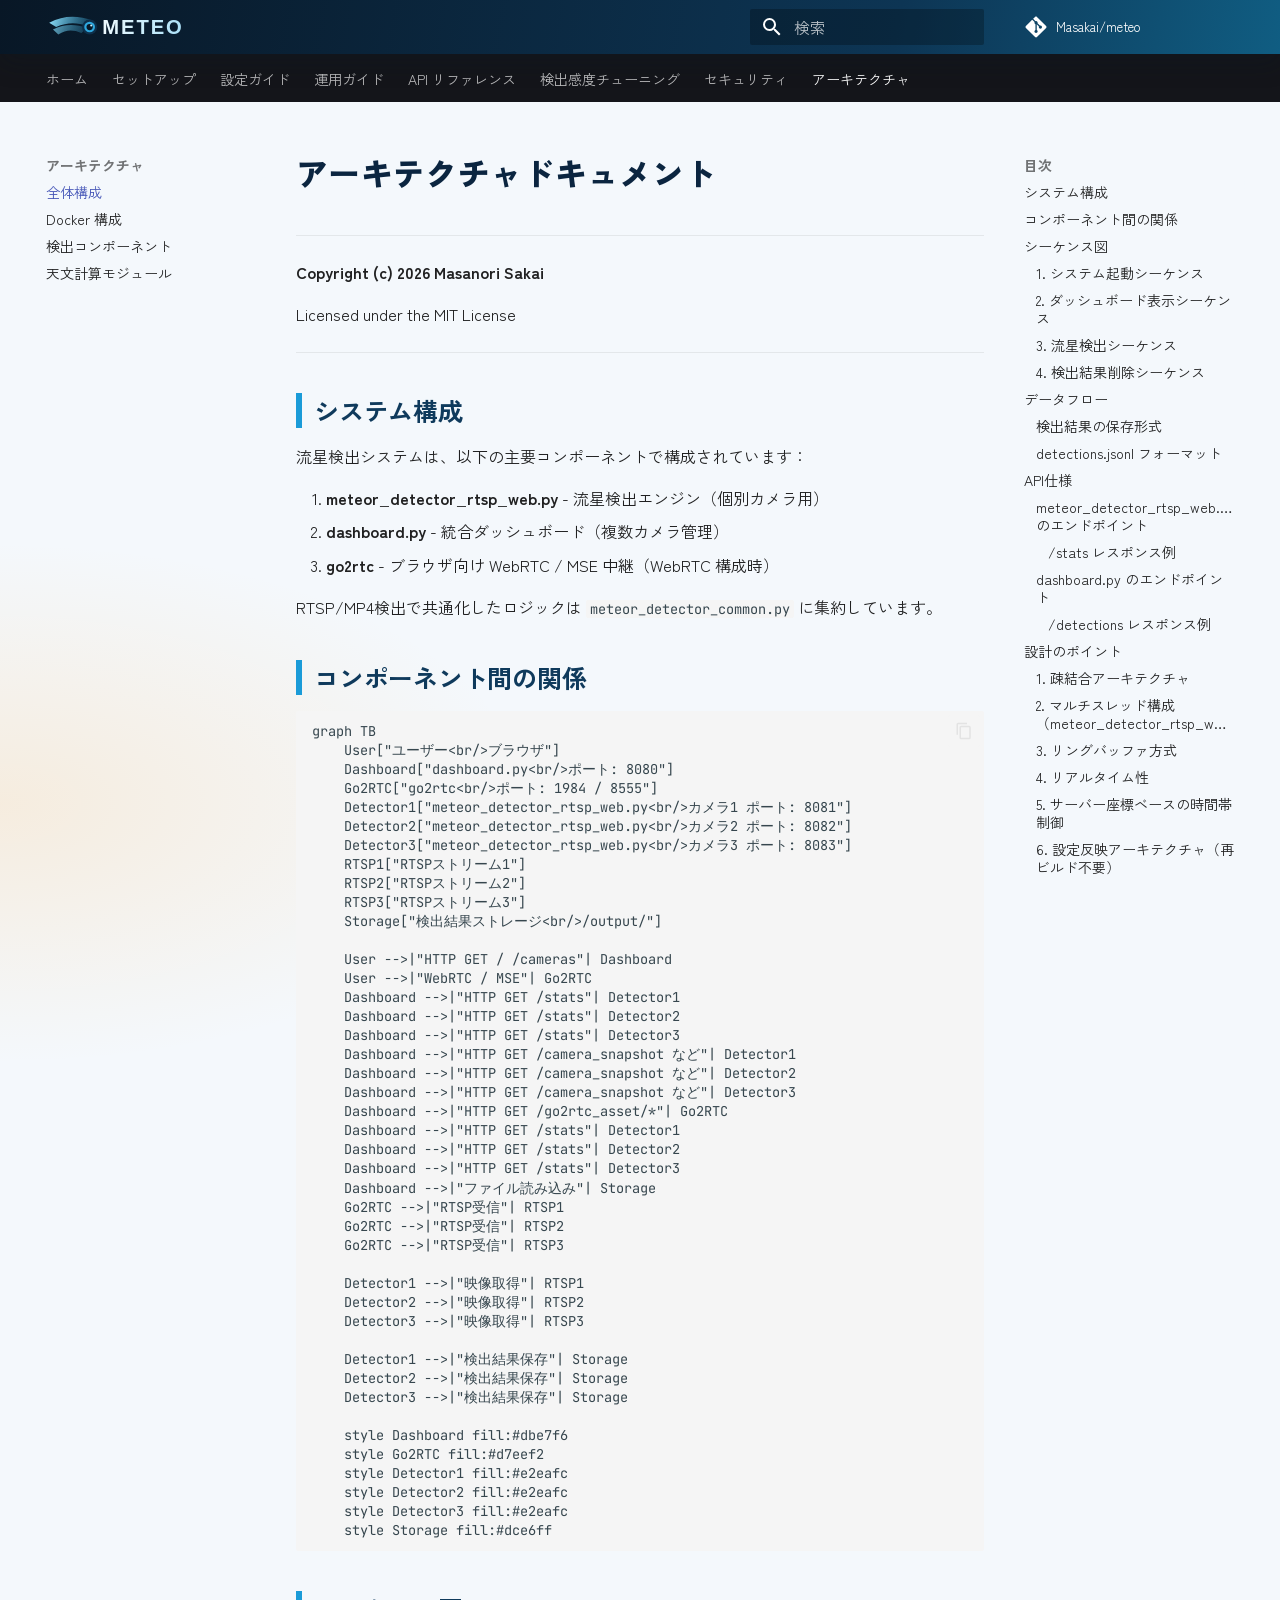
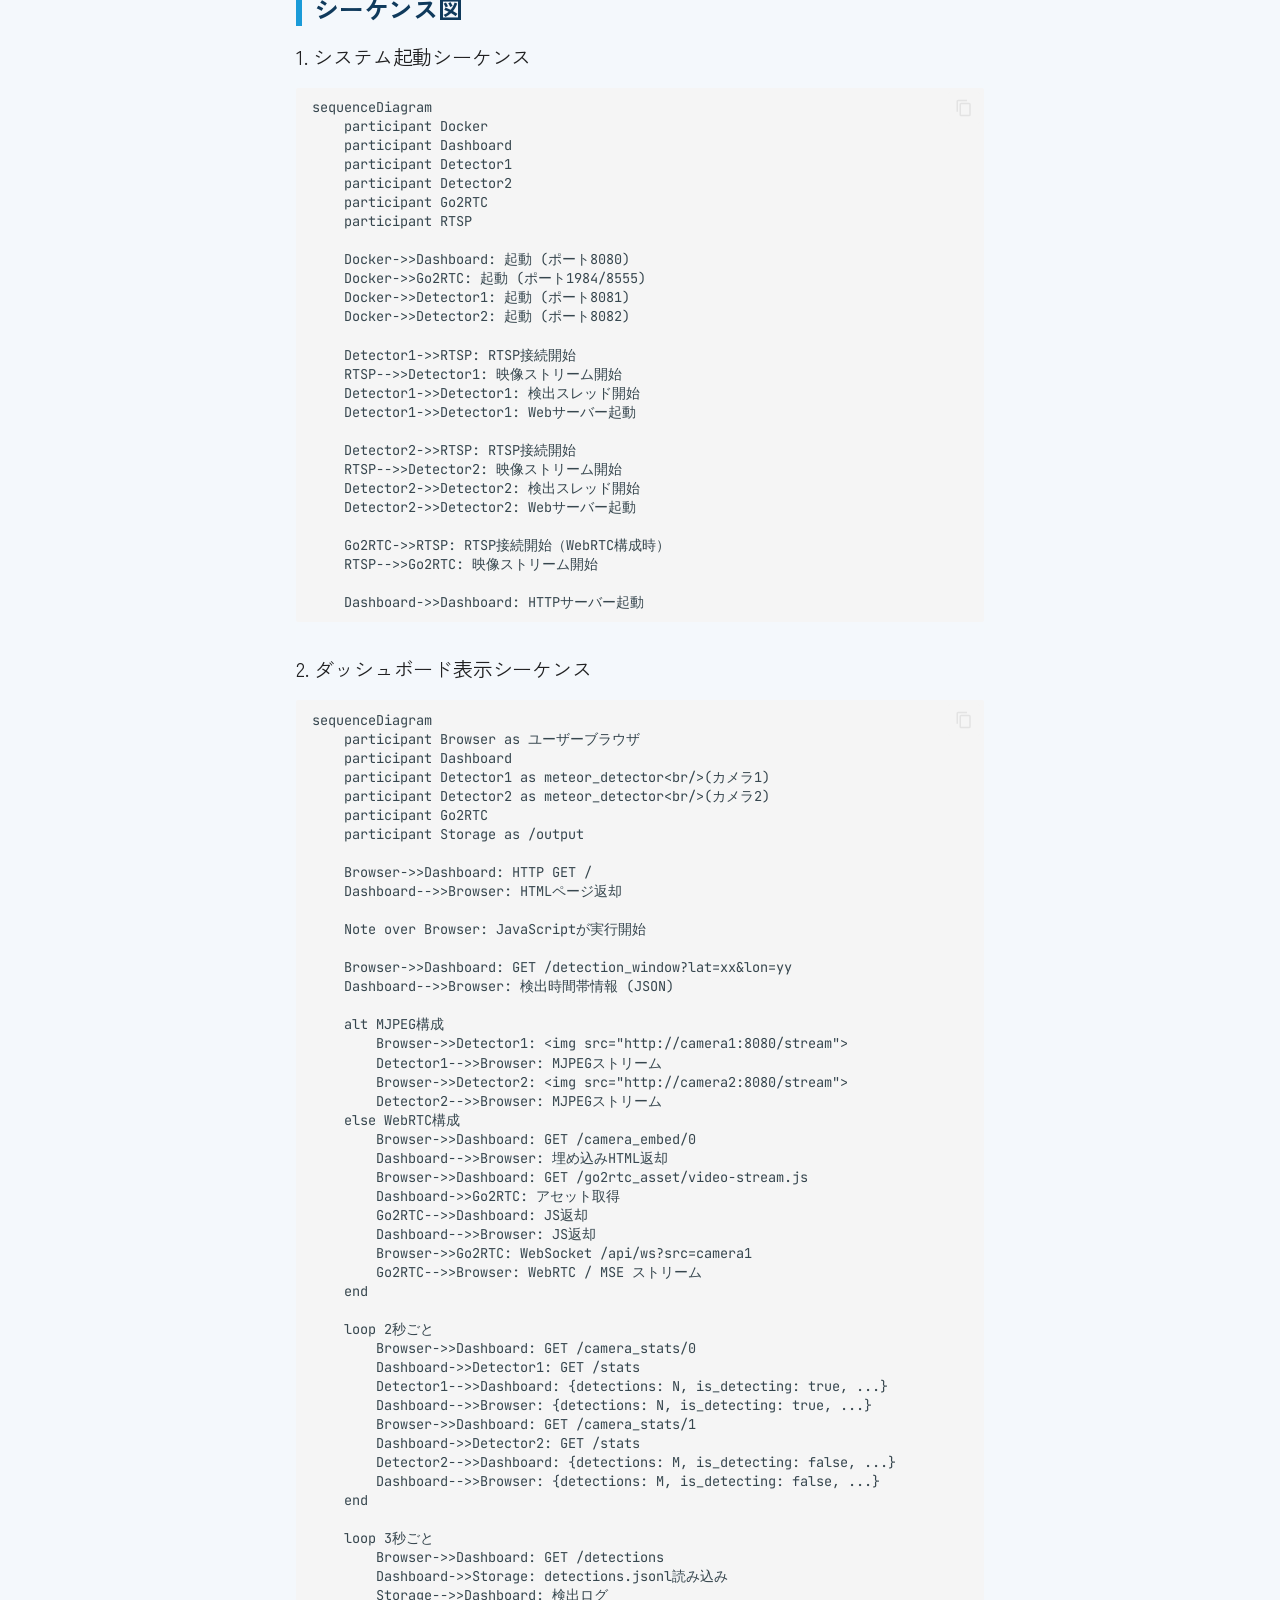
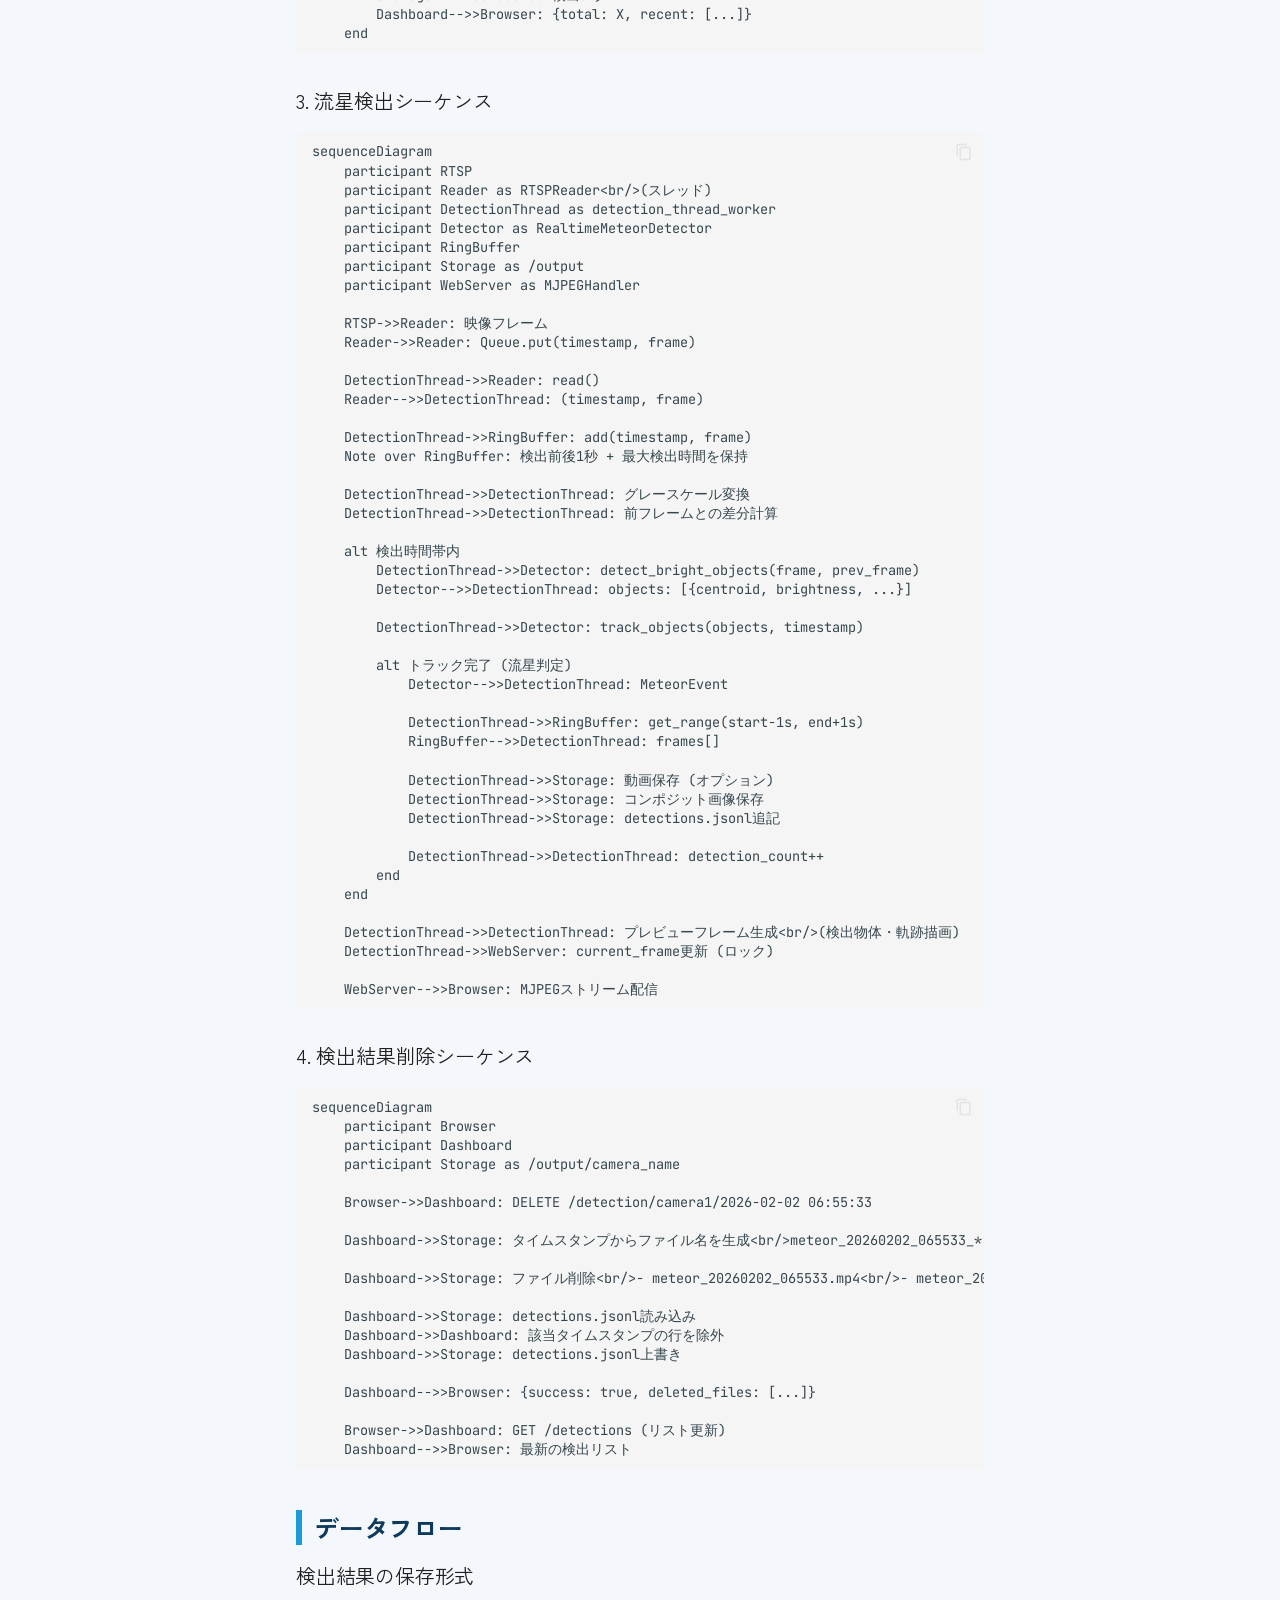
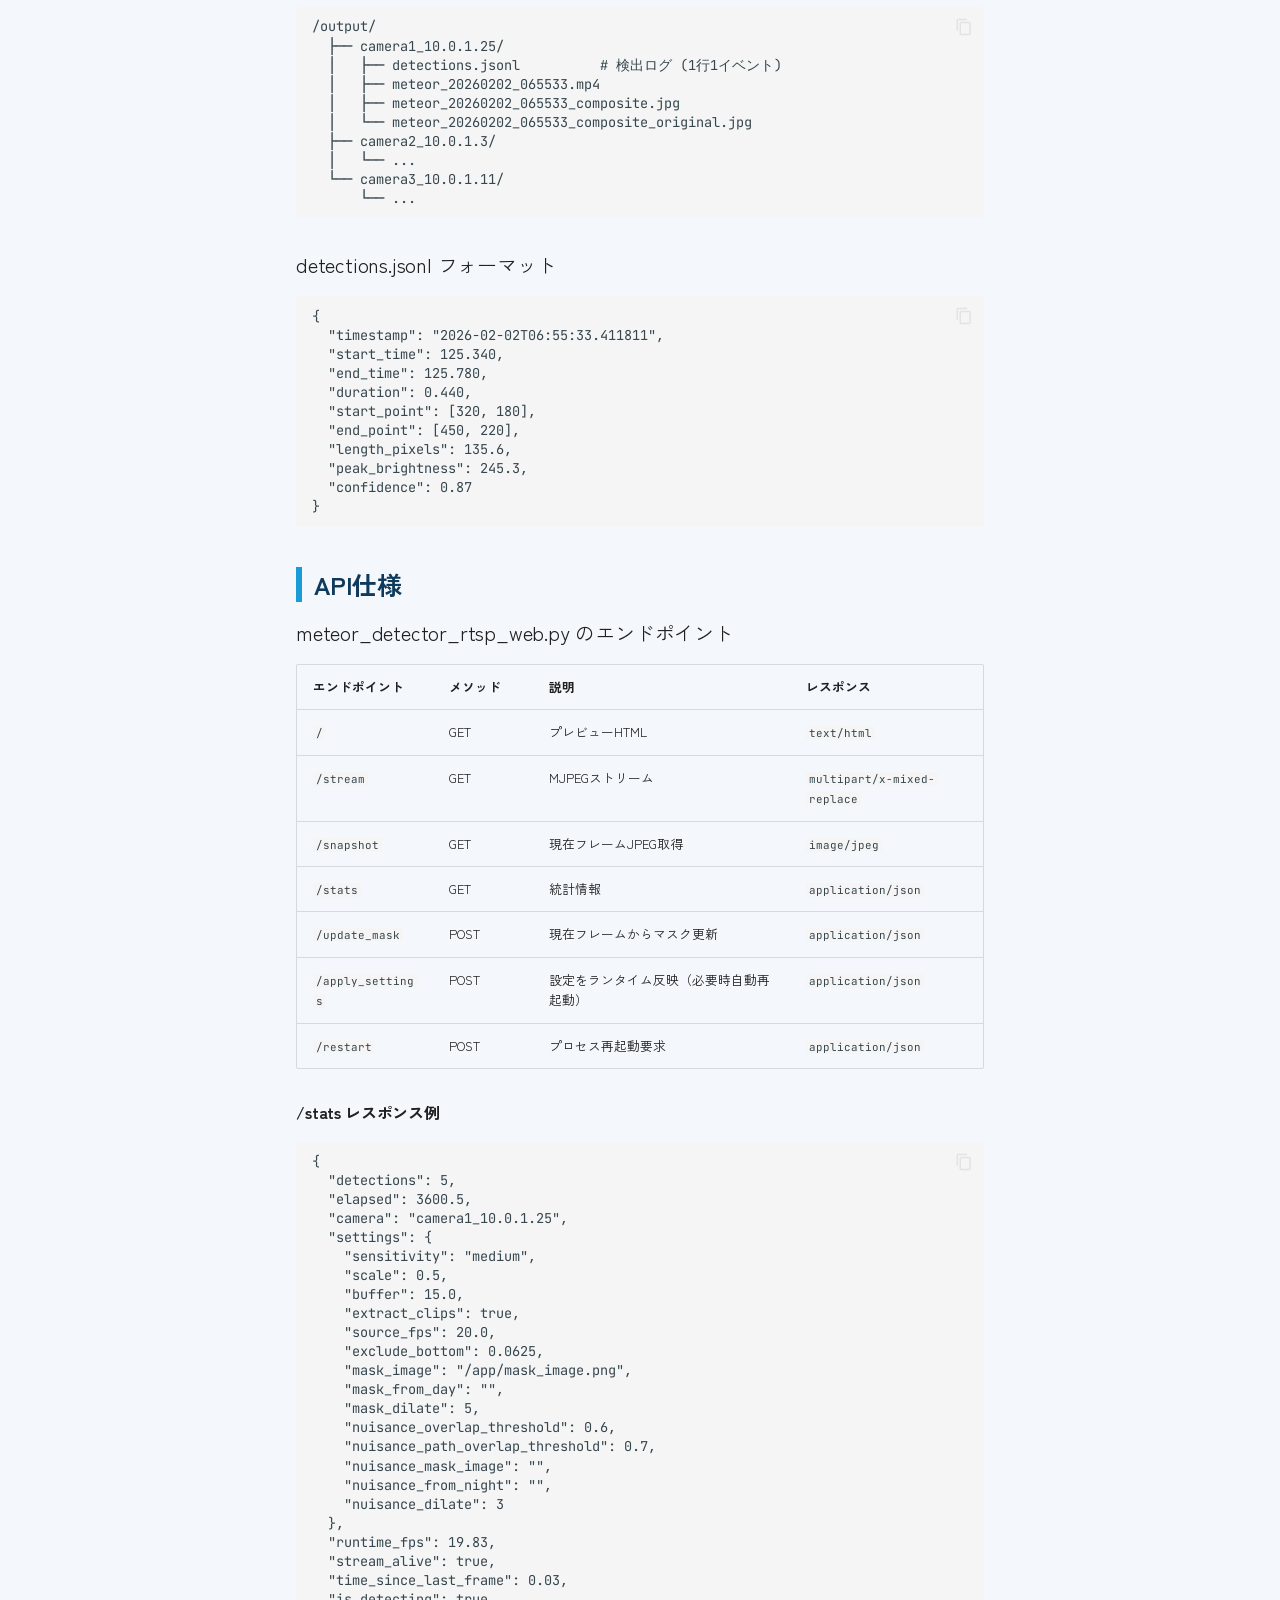
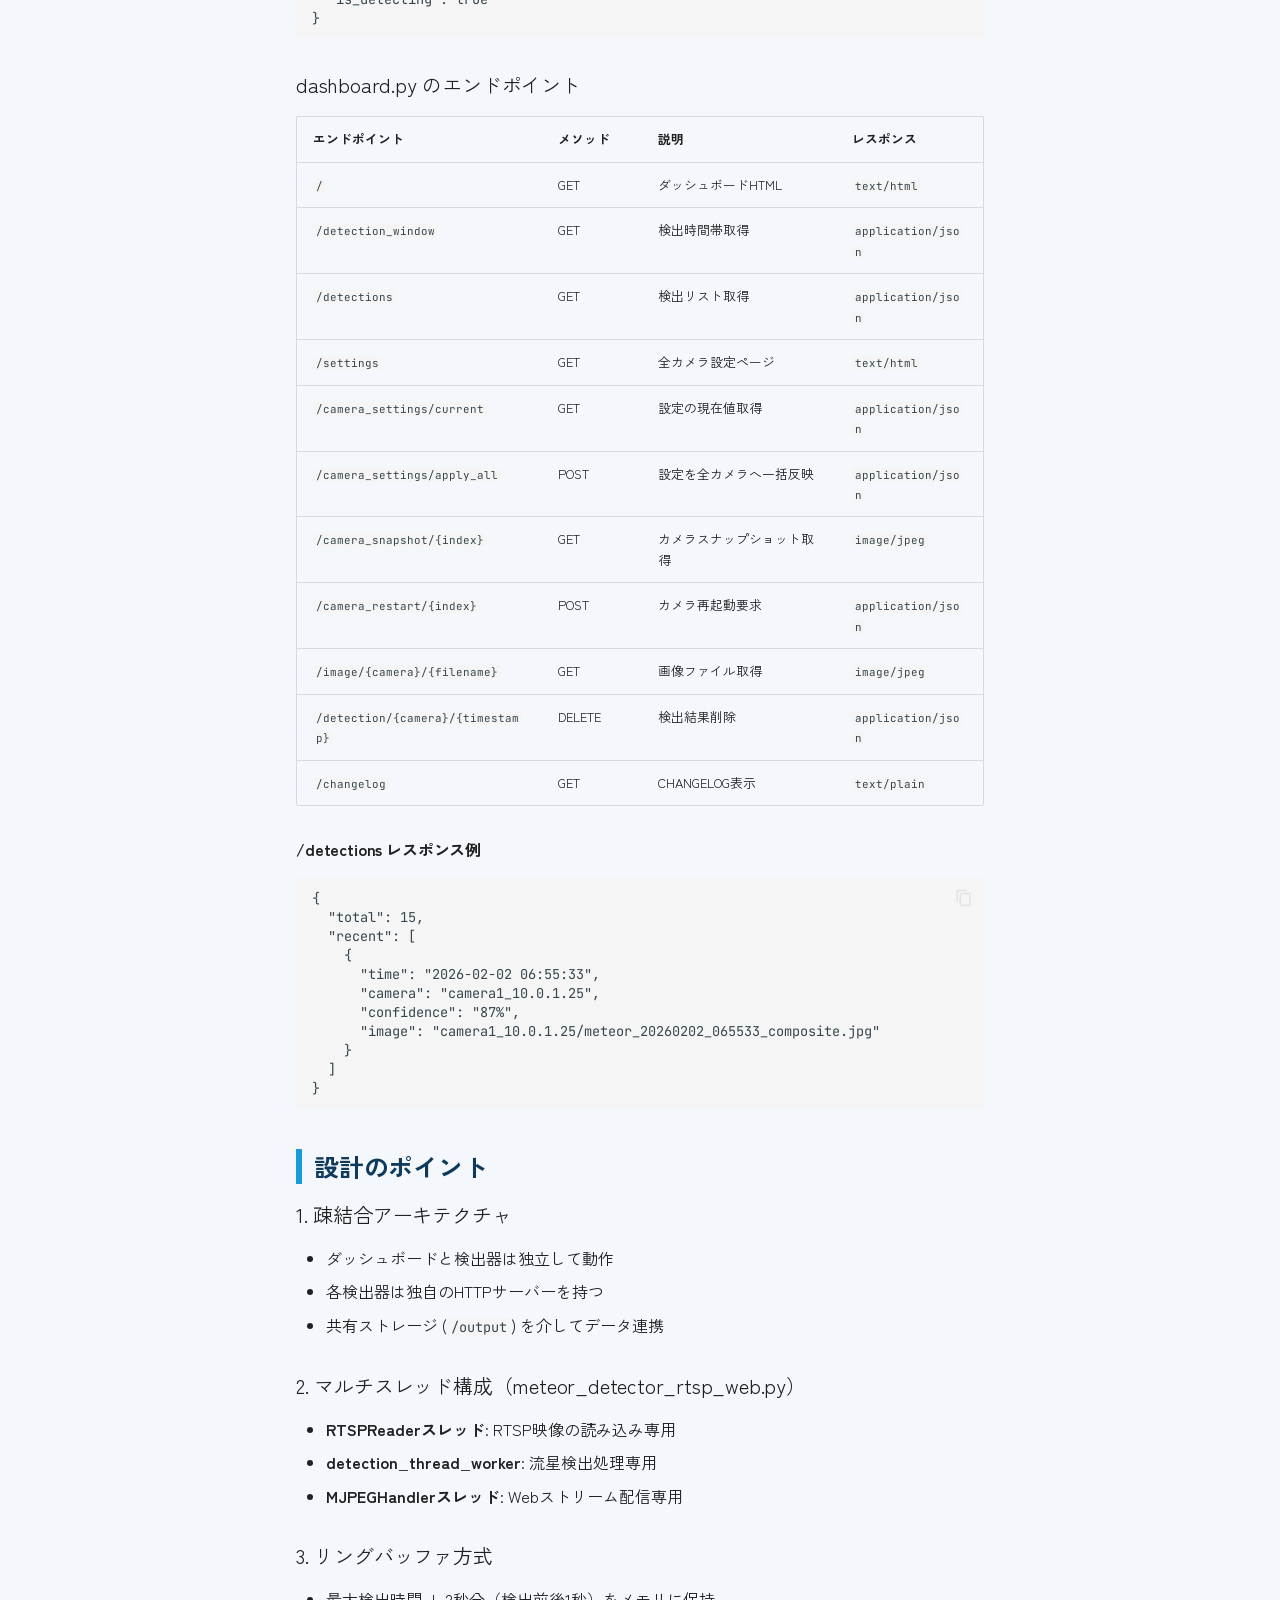
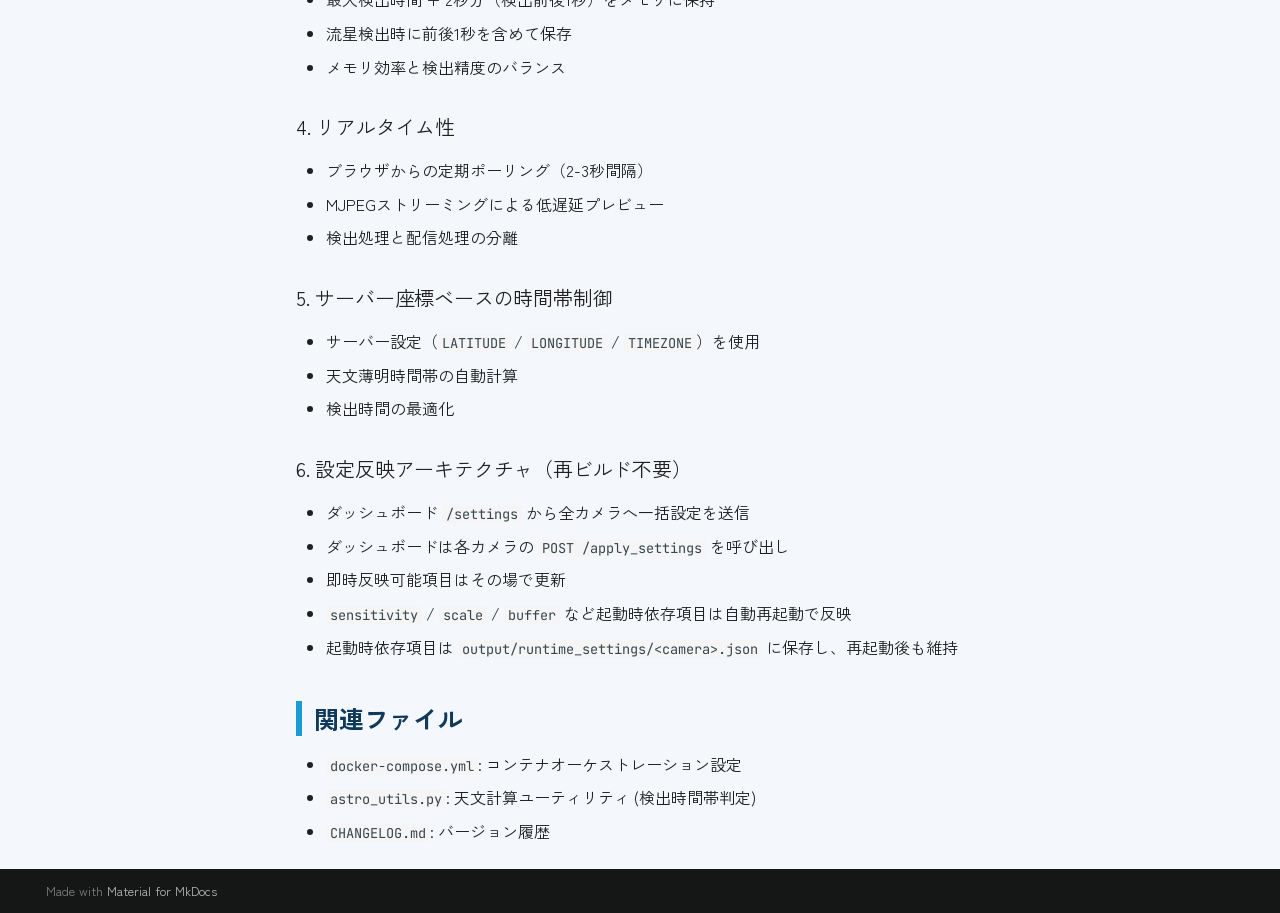
<file: site/ARCHITECTURE/index.html>
<!doctype html>
<html lang="ja" class="no-js">
  <head>
    
      <meta charset="utf-8">
      <meta name="viewport" content="width=device-width,initial-scale=1">
      
        <meta name="description" content="流星・雲検出システム Meteo の公式ドキュメント">
      
      
      
        <link rel="canonical" href="https://masakai.github.io/meteo/ARCHITECTURE/">
      
      
        <link rel="prev" href="../SECURITY/">
      
      
        <link rel="next" href="../DOCKER_ARCHITECTURE/">
      
      
        
      
      
      <link rel="icon" href="../assets/mascot-meteo-cam.svg">
      <meta name="generator" content="mkdocs-1.6.1, mkdocs-material-9.7.5">
    
    
      
        <title>全体構成 - Meteo Documentation</title>
      
    
    
      <link rel="stylesheet" href="../assets/stylesheets/main.484c7ddc.min.css">
      
        
        <link rel="stylesheet" href="../assets/stylesheets/palette.ab4e12ef.min.css">
      
      


    
    
      
    
    
      
        
        
        <link rel="preconnect" href="https://fonts.gstatic.com" crossorigin>
        <link rel="stylesheet" href="https://fonts.googleapis.com/css?family=Zen+Kaku+Gothic+New:300,300i,400,400i,700,700i%7CJetBrains+Mono:400,400i,700,700i&display=fallback">
        <style>:root{--md-text-font:"Zen Kaku Gothic New";--md-code-font:"JetBrains Mono"}</style>
      
    
    
      <link rel="stylesheet" href="../stylesheets/extra.css">
    
    <script>__md_scope=new URL("..",location),__md_hash=e=>[...e].reduce(((e,_)=>(e<<5)-e+_.charCodeAt(0)),0),__md_get=(e,_=localStorage,t=__md_scope)=>JSON.parse(_.getItem(t.pathname+"."+e)),__md_set=(e,_,t=localStorage,a=__md_scope)=>{try{t.setItem(a.pathname+"."+e,JSON.stringify(_))}catch(e){}}</script>
    
      

    
    
  
  <meta property="og:site_name" content="Meteo Documentation">
  <meta property="og:type" content="website">
  <meta property="og:title" content="全体構成 | Meteo Documentation">
  <meta property="og:description" content="流星・雲検出システム Meteo の公式ドキュメント">
  <meta property="og:url" content="https://masakai.github.io/meteo/ARCHITECTURE/">
  <meta property="og:image" content="https://masakai.github.io/meteo/assets/ogp-meteo-card.png">
  <meta property="og:image:secure_url" content="https://masakai.github.io/meteo/assets/ogp-meteo-card.png">
  <meta property="og:image:type" content="image/png">
  <meta property="og:image:width" content="1200">
  <meta property="og:image:height" content="630">

  <meta name="twitter:card" content="summary_large_image">
  <meta name="twitter:title" content="全体構成 | Meteo Documentation">
  <meta name="twitter:description" content="流星・雲検出システム Meteo の公式ドキュメント">
  <meta name="twitter:image" content="https://masakai.github.io/meteo/assets/ogp-meteo-card.png">
  <script>
    document$.subscribe(function() {
      if (!window.mermaid) return;
      window.mermaid.initialize({
        startOnLoad: true,
        theme: "base",
        themeVariables: {
          primaryColor: "#e2ecff",
          primaryTextColor: "#111111",
          primaryBorderColor: "#7a92bf",
          secondaryColor: "#dff3e2",
          secondaryTextColor: "#111111",
          secondaryBorderColor: "#6f9a79",
          tertiaryColor: "#ffe8cc",
          tertiaryTextColor: "#111111",
          tertiaryBorderColor: "#c28a4a",
          lineColor: "#7b8794",
          textColor: "#111111",
          mainBkg: "#e2ecff",
          nodeBkg: "#e2ecff",
          nodeBorder: "#7a92bf",
          clusterBkg: "#f7f4ff",
          clusterBorder: "#b8abd9",
          defaultLinkColor: "#7b8794",
          titleColor: "#111111",
          edgeLabelBackground: "#ffffff",
          actorBkg: "#e2ecff",
          actorBorder: "#7a92bf",
          actorTextColor: "#111111",
          actorLineColor: "#7b8794",
          signalColor: "#111111",
          signalTextColor: "#111111",
          labelBoxBkgColor: "#fff7e8",
          labelBoxBorderColor: "#c28a4a",
          labelTextColor: "#111111",
          loopTextColor: "#111111",
          noteBkgColor: "#fff7e8",
          noteBorderColor: "#d1b27c",
          noteTextColor: "#111111",
          activationBkgColor: "#efe6ff",
          activationBorderColor: "#ab92cf",
          sectionBkgColor: "#f8fbff",
          altSectionBkgColor: "#fef6ea",
          gridColor: "#d6deea",
          cScale0: "#f8d7da",
          cScale1: "#ffe3c4",
          cScale2: "#fff1bf",
          cScale3: "#dff3e2",
          cScale4: "#e2ecff",
          cScale5: "#efe6ff",
          cScale6: "#f7dff0",
          cScale7: "#dff2f6"
        }
      });
    });
  </script>

  </head>
  
  
    
    
      
    
    
    
    
    <body dir="ltr" data-md-color-scheme="default" data-md-color-primary="black" data-md-color-accent="light-blue">
  
    
    <input class="md-toggle" data-md-toggle="drawer" type="checkbox" id="__drawer" autocomplete="off">
    <input class="md-toggle" data-md-toggle="search" type="checkbox" id="__search" autocomplete="off">
    <label class="md-overlay" for="__drawer"></label>
    <div data-md-component="skip">
      
        
        <a href="#_1" class="md-skip">
          コンテンツにスキップ
        </a>
      
    </div>
    <div data-md-component="announce">
      
    </div>
    
    
      

<header class="md-header" data-md-component="header">
  <nav class="md-header__inner md-grid" aria-label="ヘッダー">
    <a href=".." title="Meteo Documentation" class="md-header__button md-logo" aria-label="Meteo Documentation" data-md-component="logo">
      
  <img src="../assets/meteo-logotype.svg" alt="logo">

    </a>
    <label class="md-header__button md-icon" for="__drawer">
      
      <svg xmlns="http://www.w3.org/2000/svg" viewBox="0 0 24 24"><path d="M3 6h18v2H3zm0 5h18v2H3zm0 5h18v2H3z"/></svg>
    </label>
    <div class="md-header__title" data-md-component="header-title">
      <div class="md-header__ellipsis">
        <div class="md-header__topic">
          <span class="md-ellipsis">
            Meteo Documentation
          </span>
        </div>
        <div class="md-header__topic" data-md-component="header-topic">
          <span class="md-ellipsis">
            
              全体構成
            
          </span>
        </div>
      </div>
    </div>
    
      
        <form class="md-header__option" data-md-component="palette">
  
    
    
    
    <input class="md-option" data-md-color-media="" data-md-color-scheme="default" data-md-color-primary="black" data-md-color-accent="light-blue"  aria-hidden="true"  type="radio" name="__palette" id="__palette_0">
    
  
    
    
    
    <input class="md-option" data-md-color-media="" data-md-color-scheme="slate" data-md-color-primary="black" data-md-color-accent="light-blue"  aria-label="ダークモードに切り替え"  type="radio" name="__palette" id="__palette_1">
    
      <label class="md-header__button md-icon" title="ダークモードに切り替え" for="__palette_0" hidden>
        <svg xmlns="http://www.w3.org/2000/svg" viewBox="0 0 24 24"><path d="m17.75 4.09-2.53 1.94.91 3.06-2.63-1.81-2.63 1.81.91-3.06-2.53-1.94L12.44 4l1.06-3 1.06 3zm3.5 6.91-1.64 1.25.59 1.98-1.7-1.17-1.7 1.17.59-1.98L15.75 11l2.06-.05L18.5 9l.69 1.95zm-2.28 4.95c.83-.08 1.72 1.1 1.19 1.85-.32.45-.66.87-1.08 1.27C15.17 23 8.84 23 4.94 19.07c-3.91-3.9-3.91-10.24 0-14.14.4-.4.82-.76 1.27-1.08.75-.53 1.93.36 1.85 1.19-.27 2.86.69 5.83 2.89 8.02a9.96 9.96 0 0 0 8.02 2.89m-1.64 2.02a12.08 12.08 0 0 1-7.8-3.47c-2.17-2.19-3.33-5-3.49-7.82-2.81 3.14-2.7 7.96.31 10.98 3.02 3.01 7.84 3.12 10.98.31"/></svg>
      </label>
    
  
</form>
      
    
    
      <script>var palette=__md_get("__palette");if(palette&&palette.color){if("(prefers-color-scheme)"===palette.color.media){var media=matchMedia("(prefers-color-scheme: light)"),input=document.querySelector(media.matches?"[data-md-color-media='(prefers-color-scheme: light)']":"[data-md-color-media='(prefers-color-scheme: dark)']");palette.color.media=input.getAttribute("data-md-color-media"),palette.color.scheme=input.getAttribute("data-md-color-scheme"),palette.color.primary=input.getAttribute("data-md-color-primary"),palette.color.accent=input.getAttribute("data-md-color-accent")}for(var[key,value]of Object.entries(palette.color))document.body.setAttribute("data-md-color-"+key,value)}</script>
    
    
    
      
      
        <label class="md-header__button md-icon" for="__search">
          
          <svg xmlns="http://www.w3.org/2000/svg" viewBox="0 0 24 24"><path d="M9.5 3A6.5 6.5 0 0 1 16 9.5c0 1.61-.59 3.09-1.56 4.23l.27.27h.79l5 5-1.5 1.5-5-5v-.79l-.27-.27A6.52 6.52 0 0 1 9.5 16 6.5 6.5 0 0 1 3 9.5 6.5 6.5 0 0 1 9.5 3m0 2C7 5 5 7 5 9.5S7 14 9.5 14 14 12 14 9.5 12 5 9.5 5"/></svg>
        </label>
        <div class="md-search" data-md-component="search" role="dialog">
  <label class="md-search__overlay" for="__search"></label>
  <div class="md-search__inner" role="search">
    <form class="md-search__form" name="search">
      <input type="text" class="md-search__input" name="query" aria-label="検索" placeholder="検索" autocapitalize="off" autocorrect="off" autocomplete="off" spellcheck="false" data-md-component="search-query" required>
      <label class="md-search__icon md-icon" for="__search">
        
        <svg xmlns="http://www.w3.org/2000/svg" viewBox="0 0 24 24"><path d="M9.5 3A6.5 6.5 0 0 1 16 9.5c0 1.61-.59 3.09-1.56 4.23l.27.27h.79l5 5-1.5 1.5-5-5v-.79l-.27-.27A6.52 6.52 0 0 1 9.5 16 6.5 6.5 0 0 1 3 9.5 6.5 6.5 0 0 1 9.5 3m0 2C7 5 5 7 5 9.5S7 14 9.5 14 14 12 14 9.5 12 5 9.5 5"/></svg>
        
        <svg xmlns="http://www.w3.org/2000/svg" viewBox="0 0 24 24"><path d="M20 11v2H8l5.5 5.5-1.42 1.42L4.16 12l7.92-7.92L13.5 5.5 8 11z"/></svg>
      </label>
      <nav class="md-search__options" aria-label="検索">
        
        <button type="reset" class="md-search__icon md-icon" title="クリア" aria-label="クリア" tabindex="-1">
          
          <svg xmlns="http://www.w3.org/2000/svg" viewBox="0 0 24 24"><path d="M19 6.41 17.59 5 12 10.59 6.41 5 5 6.41 10.59 12 5 17.59 6.41 19 12 13.41 17.59 19 19 17.59 13.41 12z"/></svg>
        </button>
      </nav>
      
        <div class="md-search__suggest" data-md-component="search-suggest"></div>
      
    </form>
    <div class="md-search__output">
      <div class="md-search__scrollwrap" tabindex="0" data-md-scrollfix>
        <div class="md-search-result" data-md-component="search-result">
          <div class="md-search-result__meta">
            検索を初期化
          </div>
          <ol class="md-search-result__list" role="presentation"></ol>
        </div>
      </div>
    </div>
  </div>
</div>
      
    
    
      <div class="md-header__source">
        <a href="https://github.com/Masakai/meteo" title="リポジトリへ" class="md-source" data-md-component="source">
  <div class="md-source__icon md-icon">
    
    <svg xmlns="http://www.w3.org/2000/svg" viewBox="0 0 448 512"><!--! Font Awesome Free 7.1.0 by @fontawesome - https://fontawesome.com License - https://fontawesome.com/license/free (Icons: CC BY 4.0, Fonts: SIL OFL 1.1, Code: MIT License) Copyright 2025 Fonticons, Inc.--><path d="M439.6 236.1 244 40.5c-5.4-5.5-12.8-8.5-20.4-8.5s-15 3-20.4 8.4L162.5 81l51.5 51.5c27.1-9.1 52.7 16.8 43.4 43.7l49.7 49.7c34.2-11.8 61.2 31 35.5 56.7-26.5 26.5-70.2-2.9-56-37.3L240.3 199v121.9c25.3 12.5 22.3 41.8 9.1 55-6.4 6.4-15.2 10.1-24.3 10.1s-17.8-3.6-24.3-10.1c-17.6-17.6-11.1-46.9 11.2-56v-123c-20.8-8.5-24.6-30.7-18.6-45L142.6 101 8.5 235.1C3 240.6 0 247.9 0 255.5s3 15 8.5 20.4l195.6 195.7c5.4 5.4 12.7 8.4 20.4 8.4s15-3 20.4-8.4l194.7-194.7c5.4-5.4 8.4-12.8 8.4-20.4s-3-15-8.4-20.4"/></svg>
  </div>
  <div class="md-source__repository">
    Masakai/meteo
  </div>
</a>
      </div>
    
  </nav>
  
</header>
    
    <div class="md-container" data-md-component="container">
      
      
        
          
            
<nav class="md-tabs" aria-label="タブ" data-md-component="tabs">
  <div class="md-grid">
    <ul class="md-tabs__list">
      
        
  
  
  
  
    <li class="md-tabs__item">
      <a href=".." class="md-tabs__link">
        
  
  
    
  
  ホーム

      </a>
    </li>
  

      
        
  
  
  
  
    <li class="md-tabs__item">
      <a href="../SETUP_GUIDE/" class="md-tabs__link">
        
  
  
    
  
  セットアップ

      </a>
    </li>
  

      
        
  
  
  
  
    <li class="md-tabs__item">
      <a href="../CONFIGURATION_GUIDE/" class="md-tabs__link">
        
  
  
    
  
  設定ガイド

      </a>
    </li>
  

      
        
  
  
  
  
    <li class="md-tabs__item">
      <a href="../OPERATIONS_GUIDE/" class="md-tabs__link">
        
  
  
    
  
  運用ガイド

      </a>
    </li>
  

      
        
  
  
  
  
    <li class="md-tabs__item">
      <a href="../API_REFERENCE/" class="md-tabs__link">
        
  
  
    
  
  API リファレンス

      </a>
    </li>
  

      
        
  
  
  
  
    <li class="md-tabs__item">
      <a href="../DETECTION_TUNING/" class="md-tabs__link">
        
  
  
    
  
  検出感度チューニング

      </a>
    </li>
  

      
        
  
  
  
  
    <li class="md-tabs__item">
      <a href="../SECURITY/" class="md-tabs__link">
        
  
  
    
  
  セキュリティ

      </a>
    </li>
  

      
        
  
  
  
    
  
  
    
    
      <li class="md-tabs__item md-tabs__item--active">
        <a href="./" class="md-tabs__link">
          
  
  
  アーキテクチャ

        </a>
      </li>
    
  

      
    </ul>
  </div>
</nav>
          
        
      
      <main class="md-main" data-md-component="main">
        <div class="md-main__inner md-grid">
          
            
              
              <div class="md-sidebar md-sidebar--primary" data-md-component="sidebar" data-md-type="navigation" >
                <div class="md-sidebar__scrollwrap">
                  <div class="md-sidebar__inner">
                    


  


<nav class="md-nav md-nav--primary md-nav--lifted" aria-label="ナビゲーション" data-md-level="0">
  <label class="md-nav__title" for="__drawer">
    <a href=".." title="Meteo Documentation" class="md-nav__button md-logo" aria-label="Meteo Documentation" data-md-component="logo">
      
  <img src="../assets/meteo-logotype.svg" alt="logo">

    </a>
    Meteo Documentation
  </label>
  
    <div class="md-nav__source">
      <a href="https://github.com/Masakai/meteo" title="リポジトリへ" class="md-source" data-md-component="source">
  <div class="md-source__icon md-icon">
    
    <svg xmlns="http://www.w3.org/2000/svg" viewBox="0 0 448 512"><!--! Font Awesome Free 7.1.0 by @fontawesome - https://fontawesome.com License - https://fontawesome.com/license/free (Icons: CC BY 4.0, Fonts: SIL OFL 1.1, Code: MIT License) Copyright 2025 Fonticons, Inc.--><path d="M439.6 236.1 244 40.5c-5.4-5.5-12.8-8.5-20.4-8.5s-15 3-20.4 8.4L162.5 81l51.5 51.5c27.1-9.1 52.7 16.8 43.4 43.7l49.7 49.7c34.2-11.8 61.2 31 35.5 56.7-26.5 26.5-70.2-2.9-56-37.3L240.3 199v121.9c25.3 12.5 22.3 41.8 9.1 55-6.4 6.4-15.2 10.1-24.3 10.1s-17.8-3.6-24.3-10.1c-17.6-17.6-11.1-46.9 11.2-56v-123c-20.8-8.5-24.6-30.7-18.6-45L142.6 101 8.5 235.1C3 240.6 0 247.9 0 255.5s3 15 8.5 20.4l195.6 195.7c5.4 5.4 12.7 8.4 20.4 8.4s15-3 20.4-8.4l194.7-194.7c5.4-5.4 8.4-12.8 8.4-20.4s-3-15-8.4-20.4"/></svg>
  </div>
  <div class="md-source__repository">
    Masakai/meteo
  </div>
</a>
    </div>
  
  <ul class="md-nav__list" data-md-scrollfix>
    
      
      
  
  
  
  
    <li class="md-nav__item">
      <a href=".." class="md-nav__link">
        
  
  
  <span class="md-ellipsis">
    
  
    ホーム
  

    
  </span>
  
  

      </a>
    </li>
  

    
      
      
  
  
  
  
    <li class="md-nav__item">
      <a href="../SETUP_GUIDE/" class="md-nav__link">
        
  
  
  <span class="md-ellipsis">
    
  
    セットアップ
  

    
  </span>
  
  

      </a>
    </li>
  

    
      
      
  
  
  
  
    <li class="md-nav__item">
      <a href="../CONFIGURATION_GUIDE/" class="md-nav__link">
        
  
  
  <span class="md-ellipsis">
    
  
    設定ガイド
  

    
  </span>
  
  

      </a>
    </li>
  

    
      
      
  
  
  
  
    <li class="md-nav__item">
      <a href="../OPERATIONS_GUIDE/" class="md-nav__link">
        
  
  
  <span class="md-ellipsis">
    
  
    運用ガイド
  

    
  </span>
  
  

      </a>
    </li>
  

    
      
      
  
  
  
  
    <li class="md-nav__item">
      <a href="../API_REFERENCE/" class="md-nav__link">
        
  
  
  <span class="md-ellipsis">
    
  
    API リファレンス
  

    
  </span>
  
  

      </a>
    </li>
  

    
      
      
  
  
  
  
    <li class="md-nav__item">
      <a href="../DETECTION_TUNING/" class="md-nav__link">
        
  
  
  <span class="md-ellipsis">
    
  
    検出感度チューニング
  

    
  </span>
  
  

      </a>
    </li>
  

    
      
      
  
  
  
  
    <li class="md-nav__item">
      <a href="../SECURITY/" class="md-nav__link">
        
  
  
  <span class="md-ellipsis">
    
  
    セキュリティ
  

    
  </span>
  
  

      </a>
    </li>
  

    
      
      
  
  
    
  
  
  
    
    
    
    
      
        
        
      
      
    
    
    <li class="md-nav__item md-nav__item--active md-nav__item--section md-nav__item--nested">
      
        
        
        <input class="md-nav__toggle md-toggle " type="checkbox" id="__nav_8" checked>
        
          
          <label class="md-nav__link" for="__nav_8" id="__nav_8_label" tabindex="">
            
  
  
  <span class="md-ellipsis">
    
  
    アーキテクチャ
  

    
  </span>
  
  

            <span class="md-nav__icon md-icon"></span>
          </label>
        
        <nav class="md-nav" data-md-level="1" aria-labelledby="__nav_8_label" aria-expanded="true">
          <label class="md-nav__title" for="__nav_8">
            <span class="md-nav__icon md-icon"></span>
            
  
    アーキテクチャ
  

          </label>
          <ul class="md-nav__list" data-md-scrollfix>
            
              
                
  
  
    
  
  
  
    <li class="md-nav__item md-nav__item--active">
      
      <input class="md-nav__toggle md-toggle" type="checkbox" id="__toc">
      
      
        
      
      
        <label class="md-nav__link md-nav__link--active" for="__toc">
          
  
  
  <span class="md-ellipsis">
    
  
    全体構成
  

    
  </span>
  
  

          <span class="md-nav__icon md-icon"></span>
        </label>
      
      <a href="./" class="md-nav__link md-nav__link--active">
        
  
  
  <span class="md-ellipsis">
    
  
    全体構成
  

    
  </span>
  
  

      </a>
      
        

<nav class="md-nav md-nav--secondary" aria-label="目次">
  
  
  
    
  
  
    <label class="md-nav__title" for="__toc">
      <span class="md-nav__icon md-icon"></span>
      目次
    </label>
    <ul class="md-nav__list" data-md-component="toc" data-md-scrollfix>
      
        <li class="md-nav__item">
  <a href="#_2" class="md-nav__link">
    <span class="md-ellipsis">
      
        システム構成
      
    </span>
  </a>
  
</li>
      
        <li class="md-nav__item">
  <a href="#_3" class="md-nav__link">
    <span class="md-ellipsis">
      
        コンポーネント間の関係
      
    </span>
  </a>
  
</li>
      
        <li class="md-nav__item">
  <a href="#_4" class="md-nav__link">
    <span class="md-ellipsis">
      
        シーケンス図
      
    </span>
  </a>
  
    <nav class="md-nav" aria-label="シーケンス図">
      <ul class="md-nav__list">
        
          <li class="md-nav__item">
  <a href="#1" class="md-nav__link">
    <span class="md-ellipsis">
      
        1. システム起動シーケンス
      
    </span>
  </a>
  
</li>
        
          <li class="md-nav__item">
  <a href="#2" class="md-nav__link">
    <span class="md-ellipsis">
      
        2. ダッシュボード表示シーケンス
      
    </span>
  </a>
  
</li>
        
          <li class="md-nav__item">
  <a href="#3" class="md-nav__link">
    <span class="md-ellipsis">
      
        3. 流星検出シーケンス
      
    </span>
  </a>
  
</li>
        
          <li class="md-nav__item">
  <a href="#4" class="md-nav__link">
    <span class="md-ellipsis">
      
        4. 検出結果削除シーケンス
      
    </span>
  </a>
  
</li>
        
      </ul>
    </nav>
  
</li>
      
        <li class="md-nav__item">
  <a href="#_5" class="md-nav__link">
    <span class="md-ellipsis">
      
        データフロー
      
    </span>
  </a>
  
    <nav class="md-nav" aria-label="データフロー">
      <ul class="md-nav__list">
        
          <li class="md-nav__item">
  <a href="#_6" class="md-nav__link">
    <span class="md-ellipsis">
      
        検出結果の保存形式
      
    </span>
  </a>
  
</li>
        
          <li class="md-nav__item">
  <a href="#detectionsjsonl" class="md-nav__link">
    <span class="md-ellipsis">
      
        detections.jsonl フォーマット
      
    </span>
  </a>
  
</li>
        
      </ul>
    </nav>
  
</li>
      
        <li class="md-nav__item">
  <a href="#api" class="md-nav__link">
    <span class="md-ellipsis">
      
        API仕様
      
    </span>
  </a>
  
    <nav class="md-nav" aria-label="API仕様">
      <ul class="md-nav__list">
        
          <li class="md-nav__item">
  <a href="#meteor_detector_rtsp_webpy" class="md-nav__link">
    <span class="md-ellipsis">
      
        meteor_detector_rtsp_web.py のエンドポイント
      
    </span>
  </a>
  
    <nav class="md-nav" aria-label="meteor_detector_rtsp_web.py のエンドポイント">
      <ul class="md-nav__list">
        
          <li class="md-nav__item">
  <a href="#stats" class="md-nav__link">
    <span class="md-ellipsis">
      
        /stats レスポンス例
      
    </span>
  </a>
  
</li>
        
      </ul>
    </nav>
  
</li>
        
          <li class="md-nav__item">
  <a href="#dashboardpy" class="md-nav__link">
    <span class="md-ellipsis">
      
        dashboard.py のエンドポイント
      
    </span>
  </a>
  
    <nav class="md-nav" aria-label="dashboard.py のエンドポイント">
      <ul class="md-nav__list">
        
          <li class="md-nav__item">
  <a href="#detections" class="md-nav__link">
    <span class="md-ellipsis">
      
        /detections レスポンス例
      
    </span>
  </a>
  
</li>
        
      </ul>
    </nav>
  
</li>
        
      </ul>
    </nav>
  
</li>
      
        <li class="md-nav__item">
  <a href="#_7" class="md-nav__link">
    <span class="md-ellipsis">
      
        設計のポイント
      
    </span>
  </a>
  
    <nav class="md-nav" aria-label="設計のポイント">
      <ul class="md-nav__list">
        
          <li class="md-nav__item">
  <a href="#1_1" class="md-nav__link">
    <span class="md-ellipsis">
      
        1. 疎結合アーキテクチャ
      
    </span>
  </a>
  
</li>
        
          <li class="md-nav__item">
  <a href="#2-meteor_detector_rtsp_webpy" class="md-nav__link">
    <span class="md-ellipsis">
      
        2. マルチスレッド構成（meteor_detector_rtsp_web.py）
      
    </span>
  </a>
  
</li>
        
          <li class="md-nav__item">
  <a href="#3_1" class="md-nav__link">
    <span class="md-ellipsis">
      
        3. リングバッファ方式
      
    </span>
  </a>
  
</li>
        
          <li class="md-nav__item">
  <a href="#4_1" class="md-nav__link">
    <span class="md-ellipsis">
      
        4. リアルタイム性
      
    </span>
  </a>
  
</li>
        
          <li class="md-nav__item">
  <a href="#5" class="md-nav__link">
    <span class="md-ellipsis">
      
        5. サーバー座標ベースの時間帯制御
      
    </span>
  </a>
  
</li>
        
          <li class="md-nav__item">
  <a href="#6" class="md-nav__link">
    <span class="md-ellipsis">
      
        6. 設定反映アーキテクチャ（再ビルド不要）
      
    </span>
  </a>
  
</li>
        
      </ul>
    </nav>
  
</li>
      
        <li class="md-nav__item">
  <a href="#_8" class="md-nav__link">
    <span class="md-ellipsis">
      
        関連ファイル
      
    </span>
  </a>
  
</li>
      
    </ul>
  
</nav>
      
    </li>
  

              
            
              
                
  
  
  
  
    <li class="md-nav__item">
      <a href="../DOCKER_ARCHITECTURE/" class="md-nav__link">
        
  
  
  <span class="md-ellipsis">
    
  
    Docker 構成
  

    
  </span>
  
  

      </a>
    </li>
  

              
            
              
                
  
  
  
  
    <li class="md-nav__item">
      <a href="../DETECTOR_COMPONENTS/" class="md-nav__link">
        
  
  
  <span class="md-ellipsis">
    
  
    検出コンポーネント
  

    
  </span>
  
  

      </a>
    </li>
  

              
            
              
                
  
  
  
  
    <li class="md-nav__item">
      <a href="../ASTRO_UTILS/" class="md-nav__link">
        
  
  
  <span class="md-ellipsis">
    
  
    天文計算モジュール
  

    
  </span>
  
  

      </a>
    </li>
  

              
            
          </ul>
        </nav>
      
    </li>
  

    
  </ul>
</nav>
                  </div>
                </div>
              </div>
            
            
              
              <div class="md-sidebar md-sidebar--secondary" data-md-component="sidebar" data-md-type="toc" >
                <div class="md-sidebar__scrollwrap">
                  <div class="md-sidebar__inner">
                    

<nav class="md-nav md-nav--secondary" aria-label="目次">
  
  
  
    
  
  
    <label class="md-nav__title" for="__toc">
      <span class="md-nav__icon md-icon"></span>
      目次
    </label>
    <ul class="md-nav__list" data-md-component="toc" data-md-scrollfix>
      
        <li class="md-nav__item">
  <a href="#_2" class="md-nav__link">
    <span class="md-ellipsis">
      
        システム構成
      
    </span>
  </a>
  
</li>
      
        <li class="md-nav__item">
  <a href="#_3" class="md-nav__link">
    <span class="md-ellipsis">
      
        コンポーネント間の関係
      
    </span>
  </a>
  
</li>
      
        <li class="md-nav__item">
  <a href="#_4" class="md-nav__link">
    <span class="md-ellipsis">
      
        シーケンス図
      
    </span>
  </a>
  
    <nav class="md-nav" aria-label="シーケンス図">
      <ul class="md-nav__list">
        
          <li class="md-nav__item">
  <a href="#1" class="md-nav__link">
    <span class="md-ellipsis">
      
        1. システム起動シーケンス
      
    </span>
  </a>
  
</li>
        
          <li class="md-nav__item">
  <a href="#2" class="md-nav__link">
    <span class="md-ellipsis">
      
        2. ダッシュボード表示シーケンス
      
    </span>
  </a>
  
</li>
        
          <li class="md-nav__item">
  <a href="#3" class="md-nav__link">
    <span class="md-ellipsis">
      
        3. 流星検出シーケンス
      
    </span>
  </a>
  
</li>
        
          <li class="md-nav__item">
  <a href="#4" class="md-nav__link">
    <span class="md-ellipsis">
      
        4. 検出結果削除シーケンス
      
    </span>
  </a>
  
</li>
        
      </ul>
    </nav>
  
</li>
      
        <li class="md-nav__item">
  <a href="#_5" class="md-nav__link">
    <span class="md-ellipsis">
      
        データフロー
      
    </span>
  </a>
  
    <nav class="md-nav" aria-label="データフロー">
      <ul class="md-nav__list">
        
          <li class="md-nav__item">
  <a href="#_6" class="md-nav__link">
    <span class="md-ellipsis">
      
        検出結果の保存形式
      
    </span>
  </a>
  
</li>
        
          <li class="md-nav__item">
  <a href="#detectionsjsonl" class="md-nav__link">
    <span class="md-ellipsis">
      
        detections.jsonl フォーマット
      
    </span>
  </a>
  
</li>
        
      </ul>
    </nav>
  
</li>
      
        <li class="md-nav__item">
  <a href="#api" class="md-nav__link">
    <span class="md-ellipsis">
      
        API仕様
      
    </span>
  </a>
  
    <nav class="md-nav" aria-label="API仕様">
      <ul class="md-nav__list">
        
          <li class="md-nav__item">
  <a href="#meteor_detector_rtsp_webpy" class="md-nav__link">
    <span class="md-ellipsis">
      
        meteor_detector_rtsp_web.py のエンドポイント
      
    </span>
  </a>
  
    <nav class="md-nav" aria-label="meteor_detector_rtsp_web.py のエンドポイント">
      <ul class="md-nav__list">
        
          <li class="md-nav__item">
  <a href="#stats" class="md-nav__link">
    <span class="md-ellipsis">
      
        /stats レスポンス例
      
    </span>
  </a>
  
</li>
        
      </ul>
    </nav>
  
</li>
        
          <li class="md-nav__item">
  <a href="#dashboardpy" class="md-nav__link">
    <span class="md-ellipsis">
      
        dashboard.py のエンドポイント
      
    </span>
  </a>
  
    <nav class="md-nav" aria-label="dashboard.py のエンドポイント">
      <ul class="md-nav__list">
        
          <li class="md-nav__item">
  <a href="#detections" class="md-nav__link">
    <span class="md-ellipsis">
      
        /detections レスポンス例
      
    </span>
  </a>
  
</li>
        
      </ul>
    </nav>
  
</li>
        
      </ul>
    </nav>
  
</li>
      
        <li class="md-nav__item">
  <a href="#_7" class="md-nav__link">
    <span class="md-ellipsis">
      
        設計のポイント
      
    </span>
  </a>
  
    <nav class="md-nav" aria-label="設計のポイント">
      <ul class="md-nav__list">
        
          <li class="md-nav__item">
  <a href="#1_1" class="md-nav__link">
    <span class="md-ellipsis">
      
        1. 疎結合アーキテクチャ
      
    </span>
  </a>
  
</li>
        
          <li class="md-nav__item">
  <a href="#2-meteor_detector_rtsp_webpy" class="md-nav__link">
    <span class="md-ellipsis">
      
        2. マルチスレッド構成（meteor_detector_rtsp_web.py）
      
    </span>
  </a>
  
</li>
        
          <li class="md-nav__item">
  <a href="#3_1" class="md-nav__link">
    <span class="md-ellipsis">
      
        3. リングバッファ方式
      
    </span>
  </a>
  
</li>
        
          <li class="md-nav__item">
  <a href="#4_1" class="md-nav__link">
    <span class="md-ellipsis">
      
        4. リアルタイム性
      
    </span>
  </a>
  
</li>
        
          <li class="md-nav__item">
  <a href="#5" class="md-nav__link">
    <span class="md-ellipsis">
      
        5. サーバー座標ベースの時間帯制御
      
    </span>
  </a>
  
</li>
        
          <li class="md-nav__item">
  <a href="#6" class="md-nav__link">
    <span class="md-ellipsis">
      
        6. 設定反映アーキテクチャ（再ビルド不要）
      
    </span>
  </a>
  
</li>
        
      </ul>
    </nav>
  
</li>
      
        <li class="md-nav__item">
  <a href="#_8" class="md-nav__link">
    <span class="md-ellipsis">
      
        関連ファイル
      
    </span>
  </a>
  
</li>
      
    </ul>
  
</nav>
                  </div>
                </div>
              </div>
            
          
          
            <div class="md-content" data-md-component="content">
              
              <article class="md-content__inner md-typeset">
                
                  


  
  


<h1 id="_1">アーキテクチャドキュメント</h1>
<hr />
<p><strong>Copyright (c) 2026 Masanori Sakai</strong></p>
<p>Licensed under the MIT License</p>
<hr />
<h2 id="_2">システム構成</h2>
<p>流星検出システムは、以下の主要コンポーネントで構成されています：</p>
<ol>
<li><strong>meteor_detector_rtsp_web.py</strong> - 流星検出エンジン（個別カメラ用）</li>
<li><strong>dashboard.py</strong> - 統合ダッシュボード（複数カメラ管理）</li>
<li><strong>go2rtc</strong> - ブラウザ向け WebRTC / MSE 中継（WebRTC 構成時）</li>
</ol>
<p>RTSP/MP4検出で共通化したロジックは <code>meteor_detector_common.py</code> に集約しています。</p>
<h2 id="_3">コンポーネント間の関係</h2>
<pre><code class="language-mermaid">graph TB
    User[&quot;ユーザー&lt;br/&gt;ブラウザ&quot;]
    Dashboard[&quot;dashboard.py&lt;br/&gt;ポート: 8080&quot;]
    Go2RTC[&quot;go2rtc&lt;br/&gt;ポート: 1984 / 8555&quot;]
    Detector1[&quot;meteor_detector_rtsp_web.py&lt;br/&gt;カメラ1 ポート: 8081&quot;]
    Detector2[&quot;meteor_detector_rtsp_web.py&lt;br/&gt;カメラ2 ポート: 8082&quot;]
    Detector3[&quot;meteor_detector_rtsp_web.py&lt;br/&gt;カメラ3 ポート: 8083&quot;]
    RTSP1[&quot;RTSPストリーム1&quot;]
    RTSP2[&quot;RTSPストリーム2&quot;]
    RTSP3[&quot;RTSPストリーム3&quot;]
    Storage[&quot;検出結果ストレージ&lt;br/&gt;/output/&quot;]

    User --&gt;|&quot;HTTP GET / /cameras&quot;| Dashboard
    User --&gt;|&quot;WebRTC / MSE&quot;| Go2RTC
    Dashboard --&gt;|&quot;HTTP GET /stats&quot;| Detector1
    Dashboard --&gt;|&quot;HTTP GET /stats&quot;| Detector2
    Dashboard --&gt;|&quot;HTTP GET /stats&quot;| Detector3
    Dashboard --&gt;|&quot;HTTP GET /camera_snapshot など&quot;| Detector1
    Dashboard --&gt;|&quot;HTTP GET /camera_snapshot など&quot;| Detector2
    Dashboard --&gt;|&quot;HTTP GET /camera_snapshot など&quot;| Detector3
    Dashboard --&gt;|&quot;HTTP GET /go2rtc_asset/*&quot;| Go2RTC
    Dashboard --&gt;|&quot;HTTP GET /stats&quot;| Detector1
    Dashboard --&gt;|&quot;HTTP GET /stats&quot;| Detector2
    Dashboard --&gt;|&quot;HTTP GET /stats&quot;| Detector3
    Dashboard --&gt;|&quot;ファイル読み込み&quot;| Storage
    Go2RTC --&gt;|&quot;RTSP受信&quot;| RTSP1
    Go2RTC --&gt;|&quot;RTSP受信&quot;| RTSP2
    Go2RTC --&gt;|&quot;RTSP受信&quot;| RTSP3

    Detector1 --&gt;|&quot;映像取得&quot;| RTSP1
    Detector2 --&gt;|&quot;映像取得&quot;| RTSP2
    Detector3 --&gt;|&quot;映像取得&quot;| RTSP3

    Detector1 --&gt;|&quot;検出結果保存&quot;| Storage
    Detector2 --&gt;|&quot;検出結果保存&quot;| Storage
    Detector3 --&gt;|&quot;検出結果保存&quot;| Storage

    style Dashboard fill:#dbe7f6
    style Go2RTC fill:#d7eef2
    style Detector1 fill:#e2eafc
    style Detector2 fill:#e2eafc
    style Detector3 fill:#e2eafc
    style Storage fill:#dce6ff
</code></pre>
<h2 id="_4">シーケンス図</h2>
<h3 id="1">1. システム起動シーケンス</h3>
<pre><code class="language-mermaid">sequenceDiagram
    participant Docker
    participant Dashboard
    participant Detector1
    participant Detector2
    participant Go2RTC
    participant RTSP

    Docker-&gt;&gt;Dashboard: 起動 (ポート8080)
    Docker-&gt;&gt;Go2RTC: 起動 (ポート1984/8555)
    Docker-&gt;&gt;Detector1: 起動 (ポート8081)
    Docker-&gt;&gt;Detector2: 起動 (ポート8082)

    Detector1-&gt;&gt;RTSP: RTSP接続開始
    RTSP--&gt;&gt;Detector1: 映像ストリーム開始
    Detector1-&gt;&gt;Detector1: 検出スレッド開始
    Detector1-&gt;&gt;Detector1: Webサーバー起動

    Detector2-&gt;&gt;RTSP: RTSP接続開始
    RTSP--&gt;&gt;Detector2: 映像ストリーム開始
    Detector2-&gt;&gt;Detector2: 検出スレッド開始
    Detector2-&gt;&gt;Detector2: Webサーバー起動

    Go2RTC-&gt;&gt;RTSP: RTSP接続開始（WebRTC構成時）
    RTSP--&gt;&gt;Go2RTC: 映像ストリーム開始

    Dashboard-&gt;&gt;Dashboard: HTTPサーバー起動
</code></pre>
<h3 id="2">2. ダッシュボード表示シーケンス</h3>
<pre><code class="language-mermaid">sequenceDiagram
    participant Browser as ユーザーブラウザ
    participant Dashboard
    participant Detector1 as meteor_detector&lt;br/&gt;(カメラ1)
    participant Detector2 as meteor_detector&lt;br/&gt;(カメラ2)
    participant Go2RTC
    participant Storage as /output

    Browser-&gt;&gt;Dashboard: HTTP GET /
    Dashboard--&gt;&gt;Browser: HTMLページ返却

    Note over Browser: JavaScriptが実行開始

    Browser-&gt;&gt;Dashboard: GET /detection_window?lat=xx&amp;lon=yy
    Dashboard--&gt;&gt;Browser: 検出時間帯情報 (JSON)

    alt MJPEG構成
        Browser-&gt;&gt;Detector1: &lt;img src=&quot;http://camera1:8080/stream&quot;&gt;
        Detector1--&gt;&gt;Browser: MJPEGストリーム
        Browser-&gt;&gt;Detector2: &lt;img src=&quot;http://camera2:8080/stream&quot;&gt;
        Detector2--&gt;&gt;Browser: MJPEGストリーム
    else WebRTC構成
        Browser-&gt;&gt;Dashboard: GET /camera_embed/0
        Dashboard--&gt;&gt;Browser: 埋め込みHTML返却
        Browser-&gt;&gt;Dashboard: GET /go2rtc_asset/video-stream.js
        Dashboard-&gt;&gt;Go2RTC: アセット取得
        Go2RTC--&gt;&gt;Dashboard: JS返却
        Dashboard--&gt;&gt;Browser: JS返却
        Browser-&gt;&gt;Go2RTC: WebSocket /api/ws?src=camera1
        Go2RTC--&gt;&gt;Browser: WebRTC / MSE ストリーム
    end

    loop 2秒ごと
        Browser-&gt;&gt;Dashboard: GET /camera_stats/0
        Dashboard-&gt;&gt;Detector1: GET /stats
        Detector1--&gt;&gt;Dashboard: {detections: N, is_detecting: true, ...}
        Dashboard--&gt;&gt;Browser: {detections: N, is_detecting: true, ...}
        Browser-&gt;&gt;Dashboard: GET /camera_stats/1
        Dashboard-&gt;&gt;Detector2: GET /stats
        Detector2--&gt;&gt;Dashboard: {detections: M, is_detecting: false, ...}
        Dashboard--&gt;&gt;Browser: {detections: M, is_detecting: false, ...}
    end

    loop 3秒ごと
        Browser-&gt;&gt;Dashboard: GET /detections
        Dashboard-&gt;&gt;Storage: detections.jsonl読み込み
        Storage--&gt;&gt;Dashboard: 検出ログ
        Dashboard--&gt;&gt;Browser: {total: X, recent: [...]}
    end
</code></pre>
<h3 id="3">3. 流星検出シーケンス</h3>
<pre><code class="language-mermaid">sequenceDiagram
    participant RTSP
    participant Reader as RTSPReader&lt;br/&gt;(スレッド)
    participant DetectionThread as detection_thread_worker
    participant Detector as RealtimeMeteorDetector
    participant RingBuffer
    participant Storage as /output
    participant WebServer as MJPEGHandler

    RTSP-&gt;&gt;Reader: 映像フレーム
    Reader-&gt;&gt;Reader: Queue.put(timestamp, frame)

    DetectionThread-&gt;&gt;Reader: read()
    Reader--&gt;&gt;DetectionThread: (timestamp, frame)

    DetectionThread-&gt;&gt;RingBuffer: add(timestamp, frame)
    Note over RingBuffer: 検出前後1秒 + 最大検出時間を保持

    DetectionThread-&gt;&gt;DetectionThread: グレースケール変換
    DetectionThread-&gt;&gt;DetectionThread: 前フレームとの差分計算

    alt 検出時間帯内
        DetectionThread-&gt;&gt;Detector: detect_bright_objects(frame, prev_frame)
        Detector--&gt;&gt;DetectionThread: objects: [{centroid, brightness, ...}]

        DetectionThread-&gt;&gt;Detector: track_objects(objects, timestamp)

        alt トラック完了 (流星判定)
            Detector--&gt;&gt;DetectionThread: MeteorEvent

            DetectionThread-&gt;&gt;RingBuffer: get_range(start-1s, end+1s)
            RingBuffer--&gt;&gt;DetectionThread: frames[]

            DetectionThread-&gt;&gt;Storage: 動画保存 (オプション)
            DetectionThread-&gt;&gt;Storage: コンポジット画像保存
            DetectionThread-&gt;&gt;Storage: detections.jsonl追記

            DetectionThread-&gt;&gt;DetectionThread: detection_count++
        end
    end

    DetectionThread-&gt;&gt;DetectionThread: プレビューフレーム生成&lt;br/&gt;(検出物体・軌跡描画)
    DetectionThread-&gt;&gt;WebServer: current_frame更新 (ロック)

    WebServer--&gt;&gt;Browser: MJPEGストリーム配信
</code></pre>
<h3 id="4">4. 検出結果削除シーケンス</h3>
<pre><code class="language-mermaid">sequenceDiagram
    participant Browser
    participant Dashboard
    participant Storage as /output/camera_name

    Browser-&gt;&gt;Dashboard: DELETE /detection/camera1/2026-02-02 06:55:33

    Dashboard-&gt;&gt;Storage: タイムスタンプからファイル名を生成&lt;br/&gt;meteor_20260202_065533_*.{mov,mp4,jpg}

    Dashboard-&gt;&gt;Storage: ファイル削除&lt;br/&gt;- meteor_20260202_065533.mp4&lt;br/&gt;- meteor_20260202_065533_composite.jpg&lt;br/&gt;- meteor_20260202_065533_composite_original.jpg

    Dashboard-&gt;&gt;Storage: detections.jsonl読み込み
    Dashboard-&gt;&gt;Dashboard: 該当タイムスタンプの行を除外
    Dashboard-&gt;&gt;Storage: detections.jsonl上書き

    Dashboard--&gt;&gt;Browser: {success: true, deleted_files: [...]}

    Browser-&gt;&gt;Dashboard: GET /detections (リスト更新)
    Dashboard--&gt;&gt;Browser: 最新の検出リスト
</code></pre>
<h2 id="_5">データフロー</h2>
<h3 id="_6">検出結果の保存形式</h3>
<pre><code>/output/
  ├── camera1_10.0.1.25/
  │   ├── detections.jsonl          # 検出ログ (1行1イベント)
  │   ├── meteor_20260202_065533.mp4
  │   ├── meteor_20260202_065533_composite.jpg
  │   └── meteor_20260202_065533_composite_original.jpg
  ├── camera2_10.0.1.3/
  │   └── ...
  └── camera3_10.0.1.11/
      └── ...
</code></pre>
<h3 id="detectionsjsonl">detections.jsonl フォーマット</h3>
<pre><code class="language-json">{
  &quot;timestamp&quot;: &quot;2026-02-02T06:55:33.411811&quot;,
  &quot;start_time&quot;: 125.340,
  &quot;end_time&quot;: 125.780,
  &quot;duration&quot;: 0.440,
  &quot;start_point&quot;: [320, 180],
  &quot;end_point&quot;: [450, 220],
  &quot;length_pixels&quot;: 135.6,
  &quot;peak_brightness&quot;: 245.3,
  &quot;confidence&quot;: 0.87
}
</code></pre>
<h2 id="api">API仕様</h2>
<h3 id="meteor_detector_rtsp_webpy">meteor_detector_rtsp_web.py のエンドポイント</h3>
<table>
<thead>
<tr>
<th>エンドポイント</th>
<th>メソッド</th>
<th>説明</th>
<th>レスポンス</th>
</tr>
</thead>
<tbody>
<tr>
<td><code>/</code></td>
<td>GET</td>
<td>プレビューHTML</td>
<td><code>text/html</code></td>
</tr>
<tr>
<td><code>/stream</code></td>
<td>GET</td>
<td>MJPEGストリーム</td>
<td><code>multipart/x-mixed-replace</code></td>
</tr>
<tr>
<td><code>/snapshot</code></td>
<td>GET</td>
<td>現在フレームJPEG取得</td>
<td><code>image/jpeg</code></td>
</tr>
<tr>
<td><code>/stats</code></td>
<td>GET</td>
<td>統計情報</td>
<td><code>application/json</code></td>
</tr>
<tr>
<td><code>/update_mask</code></td>
<td>POST</td>
<td>現在フレームからマスク更新</td>
<td><code>application/json</code></td>
</tr>
<tr>
<td><code>/apply_settings</code></td>
<td>POST</td>
<td>設定をランタイム反映（必要時自動再起動）</td>
<td><code>application/json</code></td>
</tr>
<tr>
<td><code>/restart</code></td>
<td>POST</td>
<td>プロセス再起動要求</td>
<td><code>application/json</code></td>
</tr>
</tbody>
</table>
<h4 id="stats">/stats レスポンス例</h4>
<pre><code class="language-json">{
  &quot;detections&quot;: 5,
  &quot;elapsed&quot;: 3600.5,
  &quot;camera&quot;: &quot;camera1_10.0.1.25&quot;,
  &quot;settings&quot;: {
    &quot;sensitivity&quot;: &quot;medium&quot;,
    &quot;scale&quot;: 0.5,
    &quot;buffer&quot;: 15.0,
    &quot;extract_clips&quot;: true,
    &quot;source_fps&quot;: 20.0,
    &quot;exclude_bottom&quot;: 0.0625,
    &quot;mask_image&quot;: &quot;/app/mask_image.png&quot;,
    &quot;mask_from_day&quot;: &quot;&quot;,
    &quot;mask_dilate&quot;: 5,
    &quot;nuisance_overlap_threshold&quot;: 0.6,
    &quot;nuisance_path_overlap_threshold&quot;: 0.7,
    &quot;nuisance_mask_image&quot;: &quot;&quot;,
    &quot;nuisance_from_night&quot;: &quot;&quot;,
    &quot;nuisance_dilate&quot;: 3
  },
  &quot;runtime_fps&quot;: 19.83,
  &quot;stream_alive&quot;: true,
  &quot;time_since_last_frame&quot;: 0.03,
  &quot;is_detecting&quot;: true
}
</code></pre>
<h3 id="dashboardpy">dashboard.py のエンドポイント</h3>
<table>
<thead>
<tr>
<th>エンドポイント</th>
<th>メソッド</th>
<th>説明</th>
<th>レスポンス</th>
</tr>
</thead>
<tbody>
<tr>
<td><code>/</code></td>
<td>GET</td>
<td>ダッシュボードHTML</td>
<td><code>text/html</code></td>
</tr>
<tr>
<td><code>/detection_window</code></td>
<td>GET</td>
<td>検出時間帯取得</td>
<td><code>application/json</code></td>
</tr>
<tr>
<td><code>/detections</code></td>
<td>GET</td>
<td>検出リスト取得</td>
<td><code>application/json</code></td>
</tr>
<tr>
<td><code>/settings</code></td>
<td>GET</td>
<td>全カメラ設定ページ</td>
<td><code>text/html</code></td>
</tr>
<tr>
<td><code>/camera_settings/current</code></td>
<td>GET</td>
<td>設定の現在値取得</td>
<td><code>application/json</code></td>
</tr>
<tr>
<td><code>/camera_settings/apply_all</code></td>
<td>POST</td>
<td>設定を全カメラへ一括反映</td>
<td><code>application/json</code></td>
</tr>
<tr>
<td><code>/camera_snapshot/{index}</code></td>
<td>GET</td>
<td>カメラスナップショット取得</td>
<td><code>image/jpeg</code></td>
</tr>
<tr>
<td><code>/camera_restart/{index}</code></td>
<td>POST</td>
<td>カメラ再起動要求</td>
<td><code>application/json</code></td>
</tr>
<tr>
<td><code>/image/{camera}/{filename}</code></td>
<td>GET</td>
<td>画像ファイル取得</td>
<td><code>image/jpeg</code></td>
</tr>
<tr>
<td><code>/detection/{camera}/{timestamp}</code></td>
<td>DELETE</td>
<td>検出結果削除</td>
<td><code>application/json</code></td>
</tr>
<tr>
<td><code>/changelog</code></td>
<td>GET</td>
<td>CHANGELOG表示</td>
<td><code>text/plain</code></td>
</tr>
</tbody>
</table>
<h4 id="detections">/detections レスポンス例</h4>
<pre><code class="language-json">{
  &quot;total&quot;: 15,
  &quot;recent&quot;: [
    {
      &quot;time&quot;: &quot;2026-02-02 06:55:33&quot;,
      &quot;camera&quot;: &quot;camera1_10.0.1.25&quot;,
      &quot;confidence&quot;: &quot;87%&quot;,
      &quot;image&quot;: &quot;camera1_10.0.1.25/meteor_20260202_065533_composite.jpg&quot;
    }
  ]
}
</code></pre>
<h2 id="_7">設計のポイント</h2>
<h3 id="1_1">1. 疎結合アーキテクチャ</h3>
<ul>
<li>ダッシュボードと検出器は独立して動作</li>
<li>各検出器は独自のHTTPサーバーを持つ</li>
<li>共有ストレージ (<code>/output</code>) を介してデータ連携</li>
</ul>
<h3 id="2-meteor_detector_rtsp_webpy">2. マルチスレッド構成（meteor_detector_rtsp_web.py）</h3>
<ul>
<li><strong>RTSPReaderスレッド</strong>: RTSP映像の読み込み専用</li>
<li><strong>detection_thread_worker</strong>: 流星検出処理専用</li>
<li><strong>MJPEGHandlerスレッド</strong>: Webストリーム配信専用</li>
</ul>
<h3 id="3_1">3. リングバッファ方式</h3>
<ul>
<li>最大検出時間 + 2秒分（検出前後1秒）をメモリに保持</li>
<li>流星検出時に前後1秒を含めて保存</li>
<li>メモリ効率と検出精度のバランス</li>
</ul>
<h3 id="4_1">4. リアルタイム性</h3>
<ul>
<li>ブラウザからの定期ポーリング（2-3秒間隔）</li>
<li>MJPEGストリーミングによる低遅延プレビュー</li>
<li>検出処理と配信処理の分離</li>
</ul>
<h3 id="5">5. サーバー座標ベースの時間帯制御</h3>
<ul>
<li>サーバー設定（<code>LATITUDE</code> / <code>LONGITUDE</code> / <code>TIMEZONE</code>）を使用</li>
<li>天文薄明時間帯の自動計算</li>
<li>検出時間の最適化</li>
</ul>
<h3 id="6">6. 設定反映アーキテクチャ（再ビルド不要）</h3>
<ul>
<li>ダッシュボード <code>/settings</code> から全カメラへ一括設定を送信</li>
<li>ダッシュボードは各カメラの <code>POST /apply_settings</code> を呼び出し</li>
<li>即時反映可能項目はその場で更新</li>
<li><code>sensitivity</code> / <code>scale</code> / <code>buffer</code> など起動時依存項目は自動再起動で反映</li>
<li>起動時依存項目は <code>output/runtime_settings/&lt;camera&gt;.json</code> に保存し、再起動後も維持</li>
</ul>
<h2 id="_8">関連ファイル</h2>
<ul>
<li><code>docker-compose.yml</code>: コンテナオーケストレーション設定</li>
<li><code>astro_utils.py</code>: 天文計算ユーティリティ (検出時間帯判定)</li>
<li><code>CHANGELOG.md</code>: バージョン履歴</li>
</ul>












                
              </article>
            </div>
          
          
<script>var target=document.getElementById(location.hash.slice(1));target&&target.name&&(target.checked=target.name.startsWith("__tabbed_"))</script>
        </div>
        
          <button type="button" class="md-top md-icon" data-md-component="top" hidden>
  
  <svg xmlns="http://www.w3.org/2000/svg" viewBox="0 0 24 24"><path d="M13 20h-2V8l-5.5 5.5-1.42-1.42L12 4.16l7.92 7.92-1.42 1.42L13 8z"/></svg>
  ページトップへ戻る
</button>
        
      </main>
      
        <footer class="md-footer">
  
  <div class="md-footer-meta md-typeset">
    <div class="md-footer-meta__inner md-grid">
      <div class="md-copyright">
  
  
    Made with
    <a href="https://squidfunk.github.io/mkdocs-material/" target="_blank" rel="noopener">
      Material for MkDocs
    </a>
  
</div>
      
    </div>
  </div>
</footer>
      
    </div>
    <div class="md-dialog" data-md-component="dialog">
      <div class="md-dialog__inner md-typeset"></div>
    </div>
    
    
    
      
      
      <script id="__config" type="application/json">{"annotate": null, "base": "..", "features": ["navigation.tabs", "navigation.top", "content.code.copy", "search.suggest"], "search": "../assets/javascripts/workers/search.2c215733.min.js", "tags": null, "translations": {"clipboard.copied": "\u30b3\u30d4\u30fc\u3057\u307e\u3057\u305f", "clipboard.copy": "\u30af\u30ea\u30c3\u30d7\u30dc\u30fc\u30c9\u3078\u30b3\u30d4\u30fc", "search.result.more.one": "\u3053\u306e\u30da\u30fc\u30b8\u5185\u306b\u3082\u30461\u4ef6\u898b\u3064\u304b\u308a\u307e\u3057\u305f", "search.result.more.other": "\u3053\u306e\u30da\u30fc\u30b8\u5185\u306b\u3042\u3068#\u4ef6\u898b\u3064\u304b\u308a\u307e\u3057\u305f", "search.result.none": "\u4f55\u3082\u898b\u3064\u304b\u308a\u307e\u305b\u3093\u3067\u3057\u305f", "search.result.one": "1\u4ef6\u898b\u3064\u304b\u308a\u307e\u3057\u305f", "search.result.other": "#\u4ef6\u898b\u3064\u304b\u308a\u307e\u3057\u305f", "search.result.placeholder": "\u691c\u7d22\u30ad\u30fc\u30ef\u30fc\u30c9\u3092\u5165\u529b\u3057\u3066\u304f\u3060\u3055\u3044", "search.result.term.missing": "\u691c\u7d22\u306b\u542b\u307e\u308c\u306a\u3044", "select.version": "\u30d0\u30fc\u30b8\u30e7\u30f3\u5207\u308a\u66ff\u3048"}, "version": null}</script>
    
    
      <script src="../assets/javascripts/bundle.79ae519e.min.js"></script>
      
    
  </body>
</html>
</file>
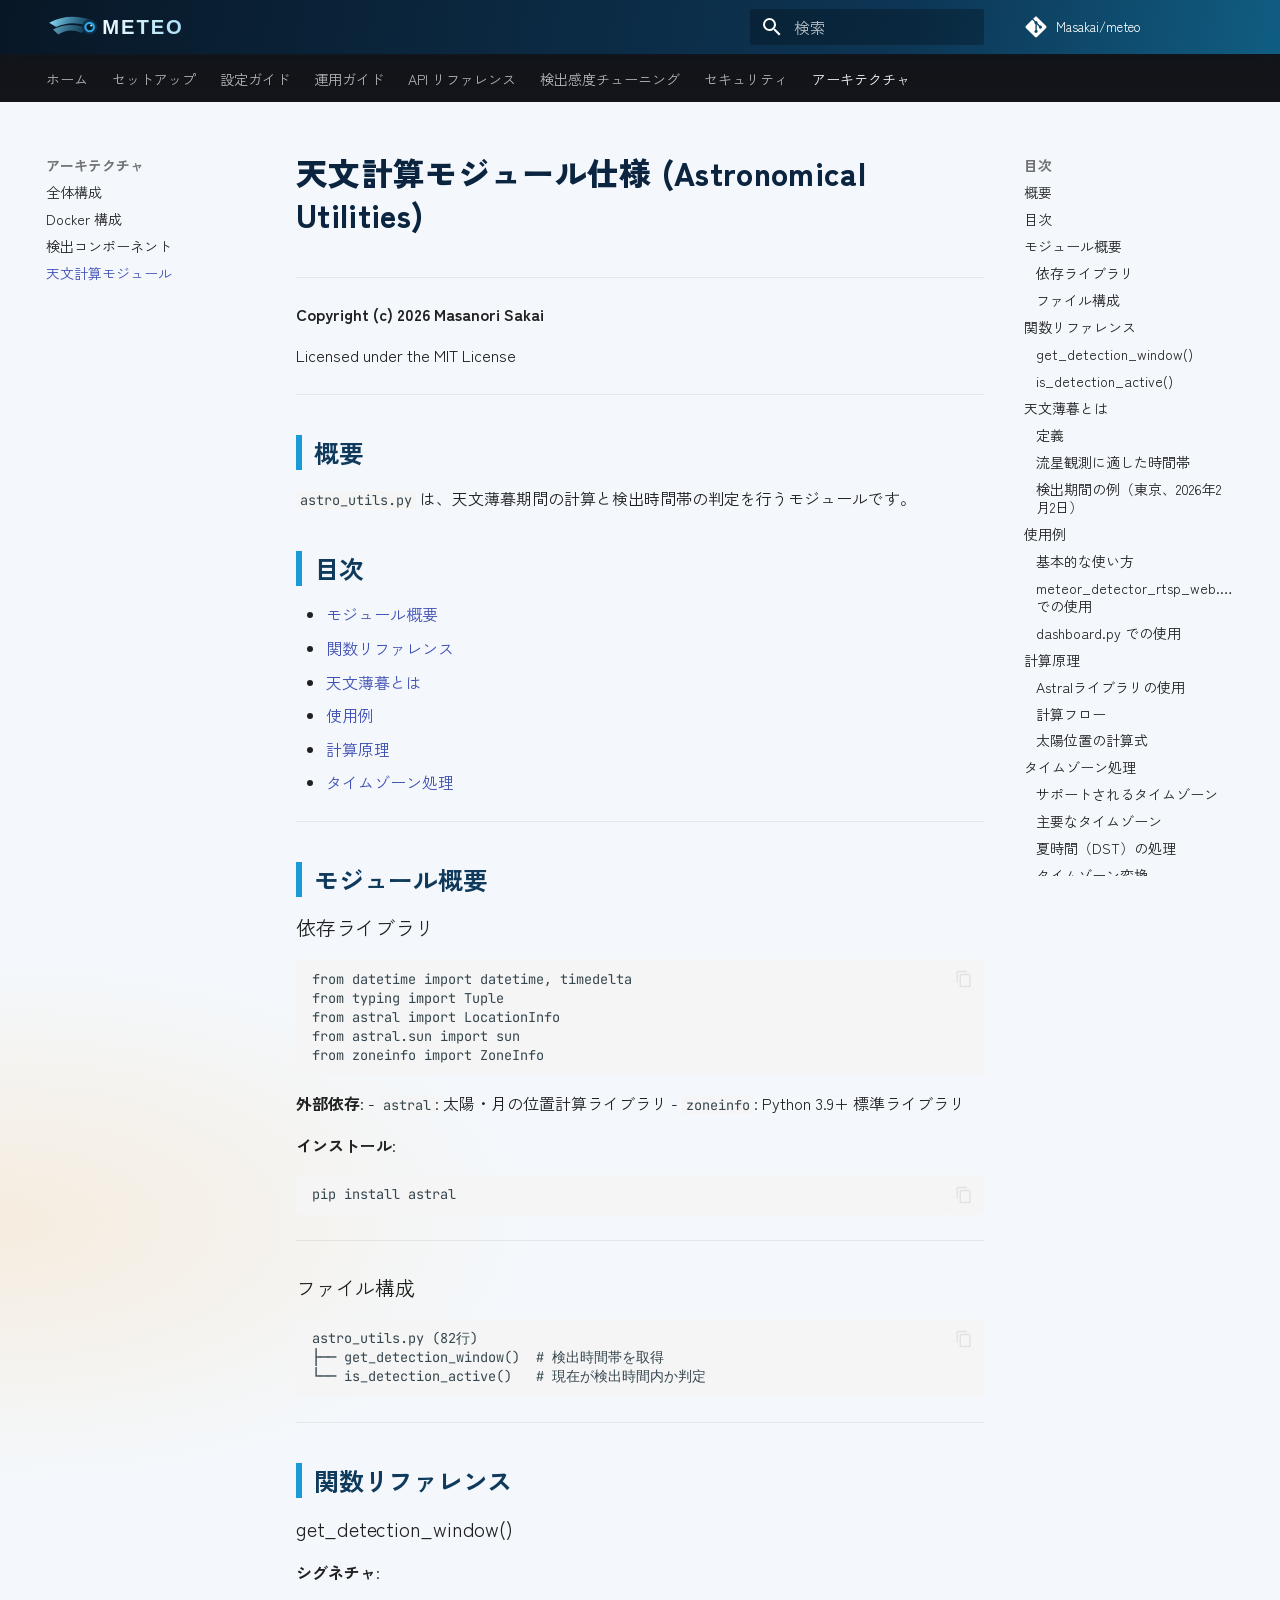
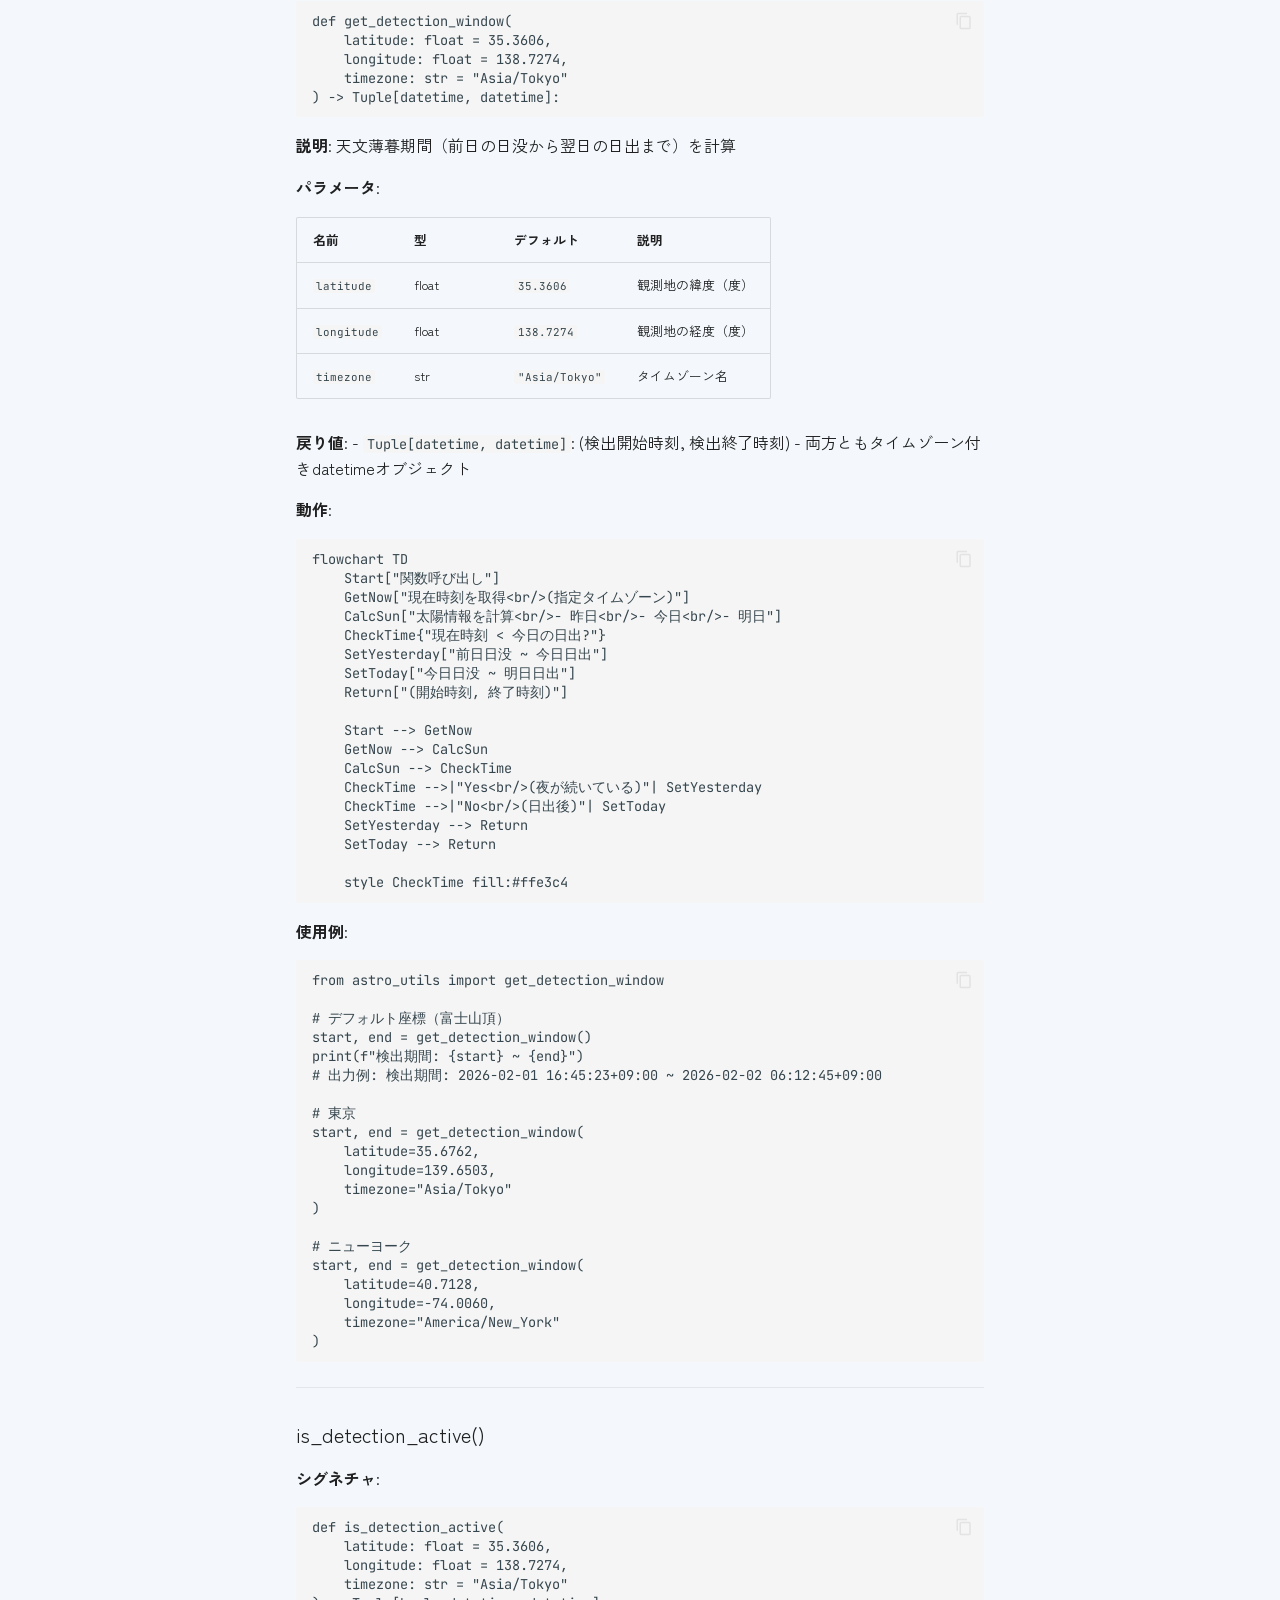
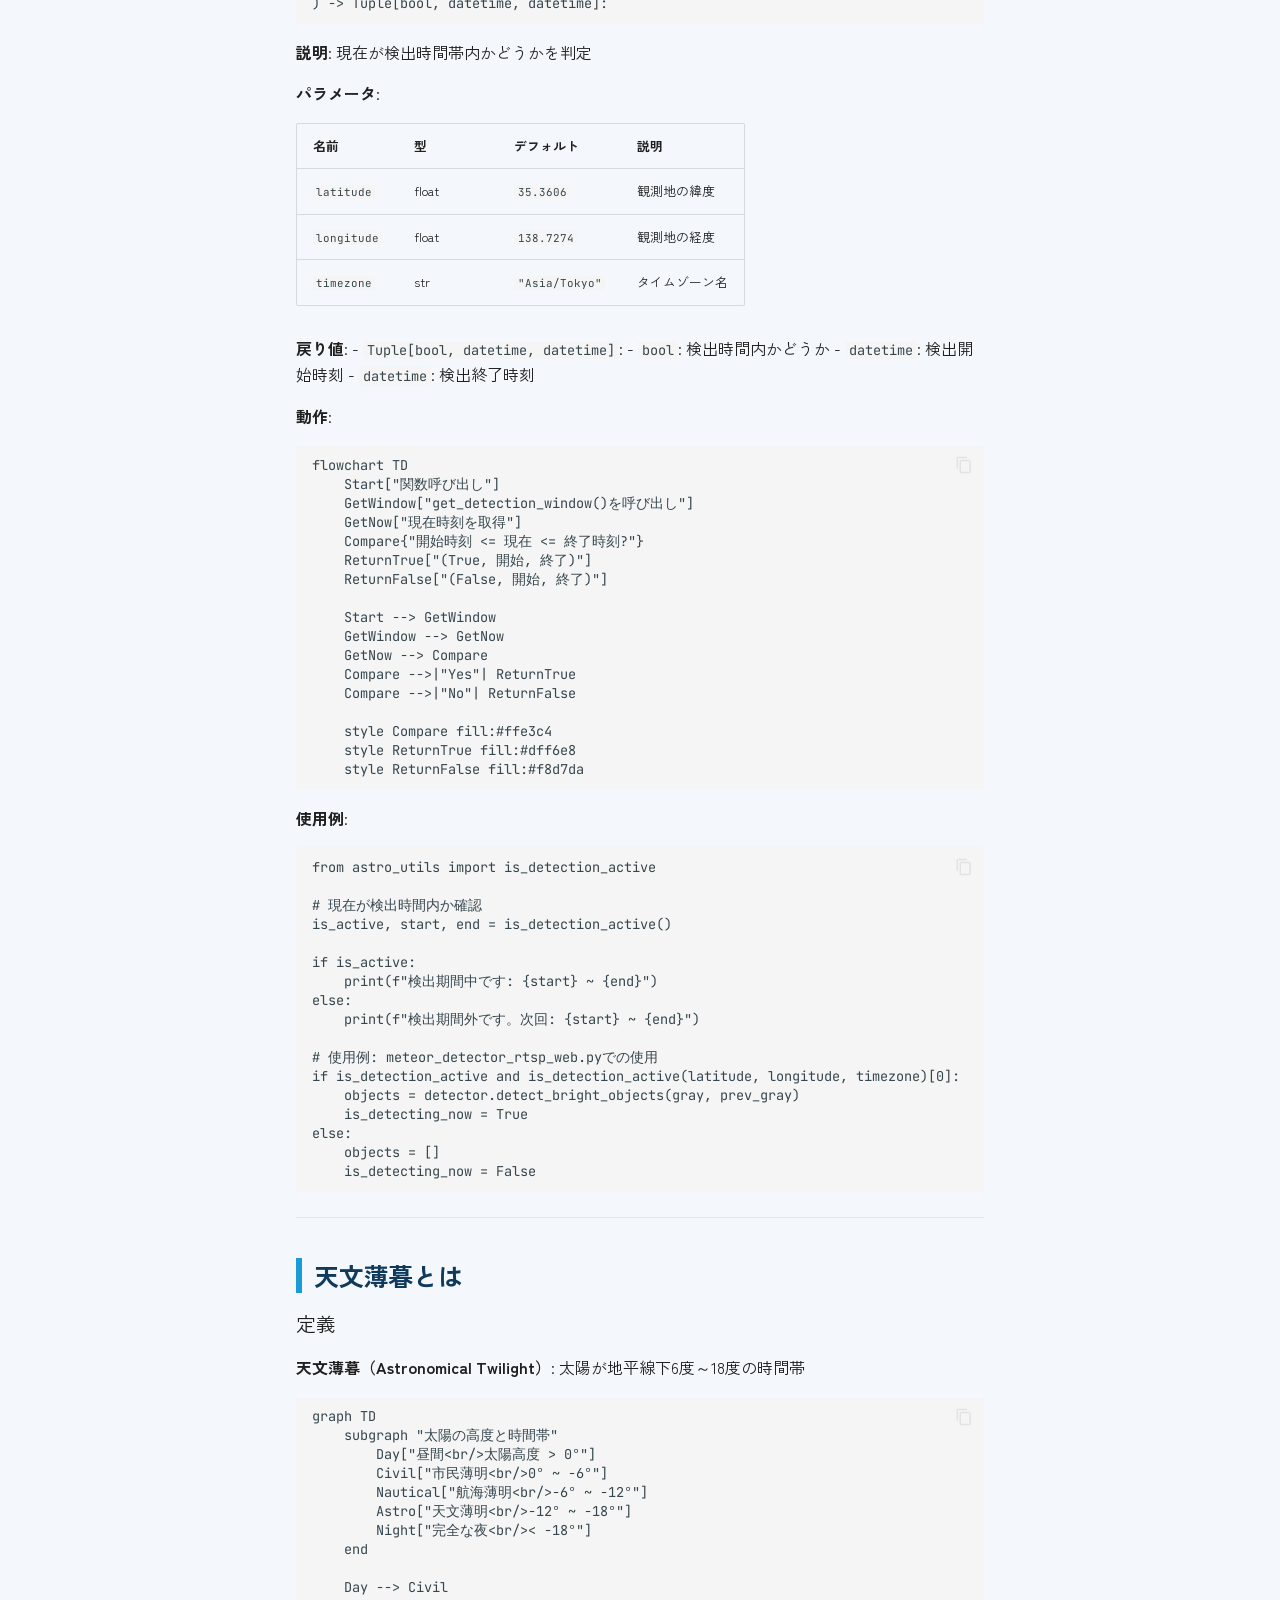
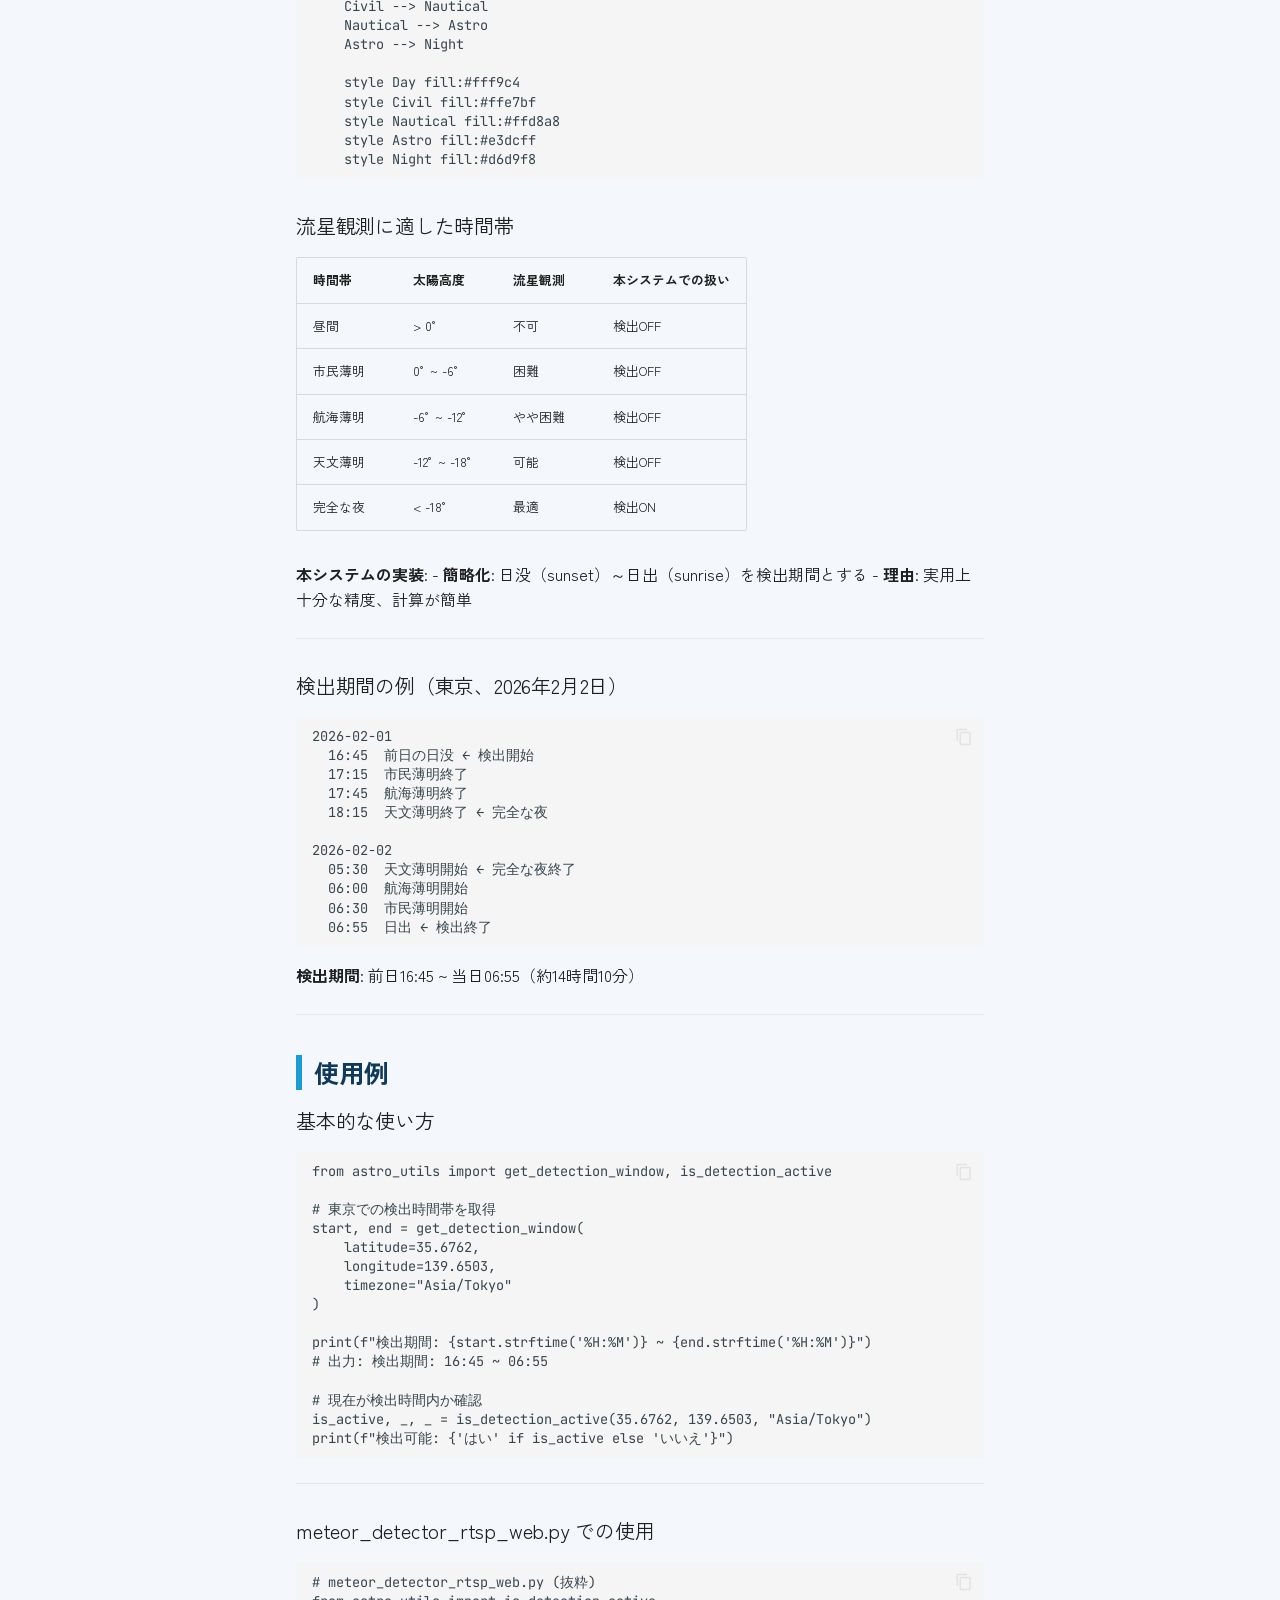
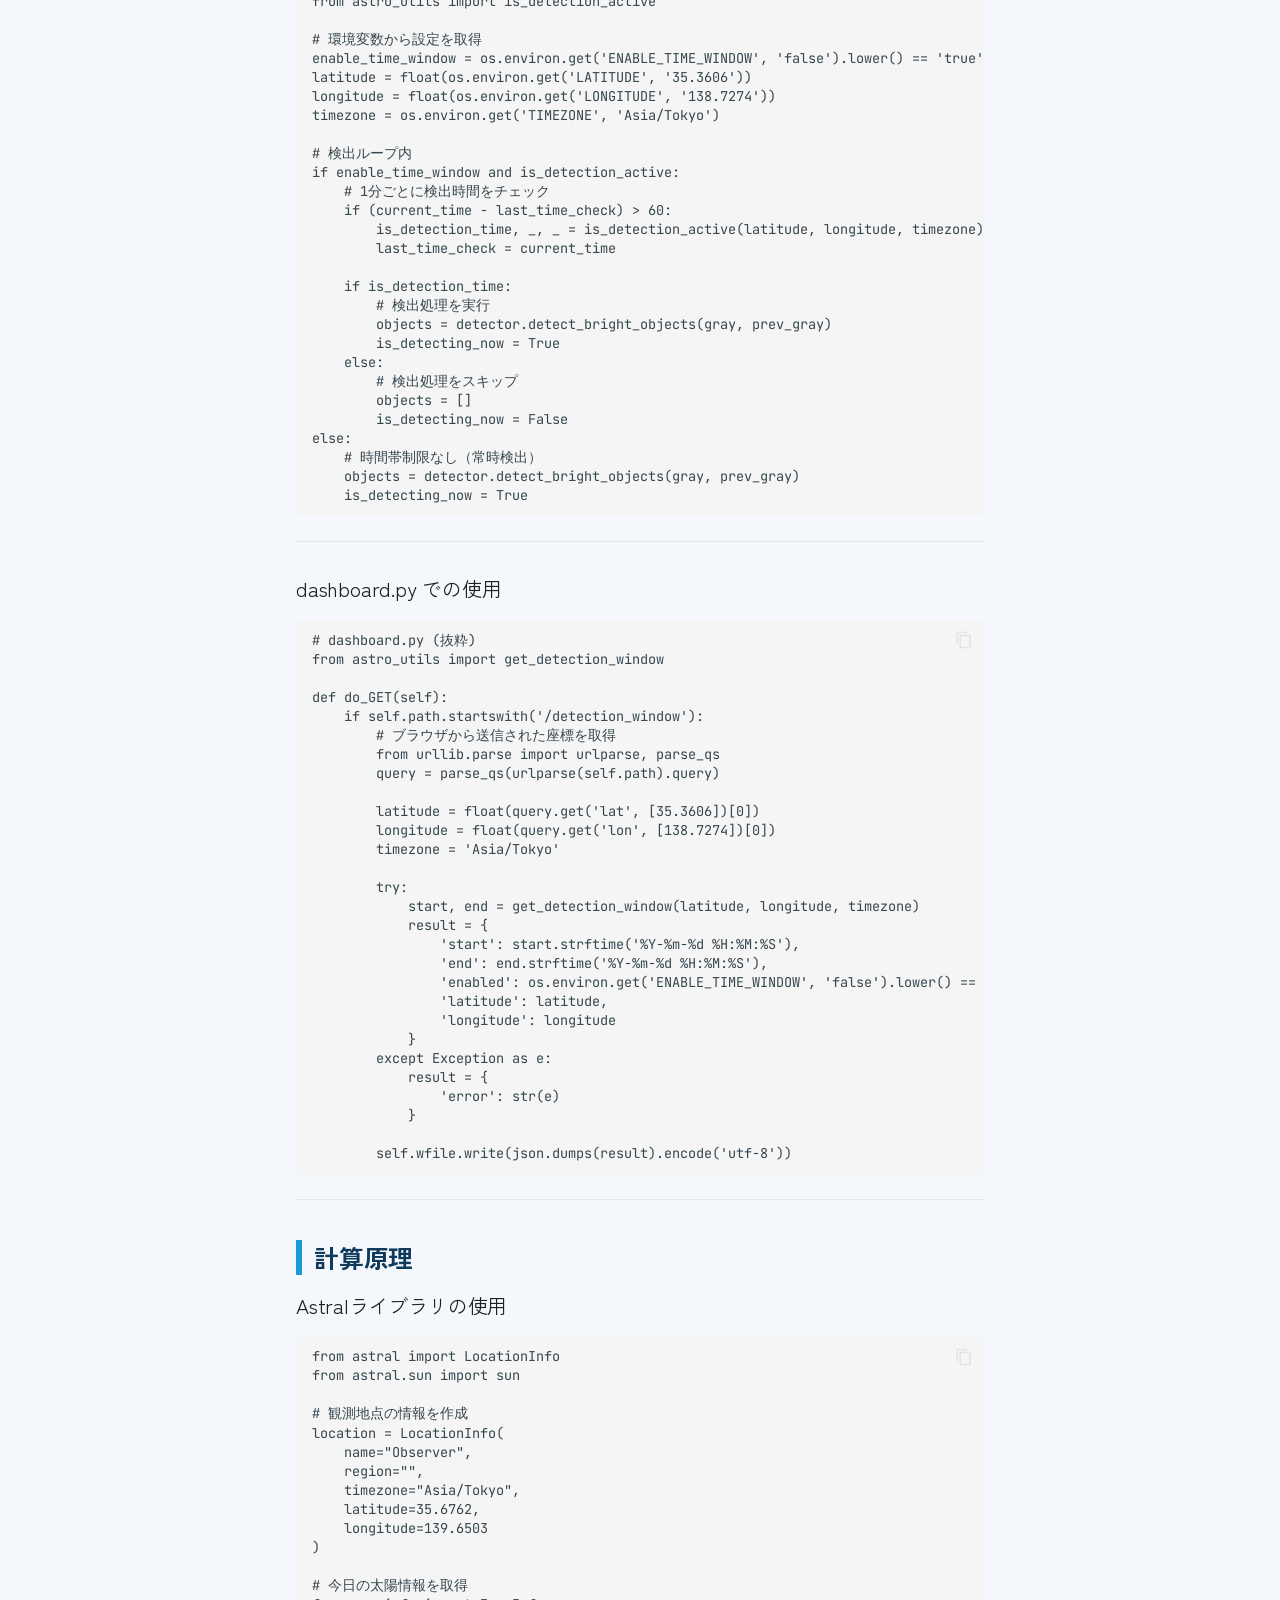
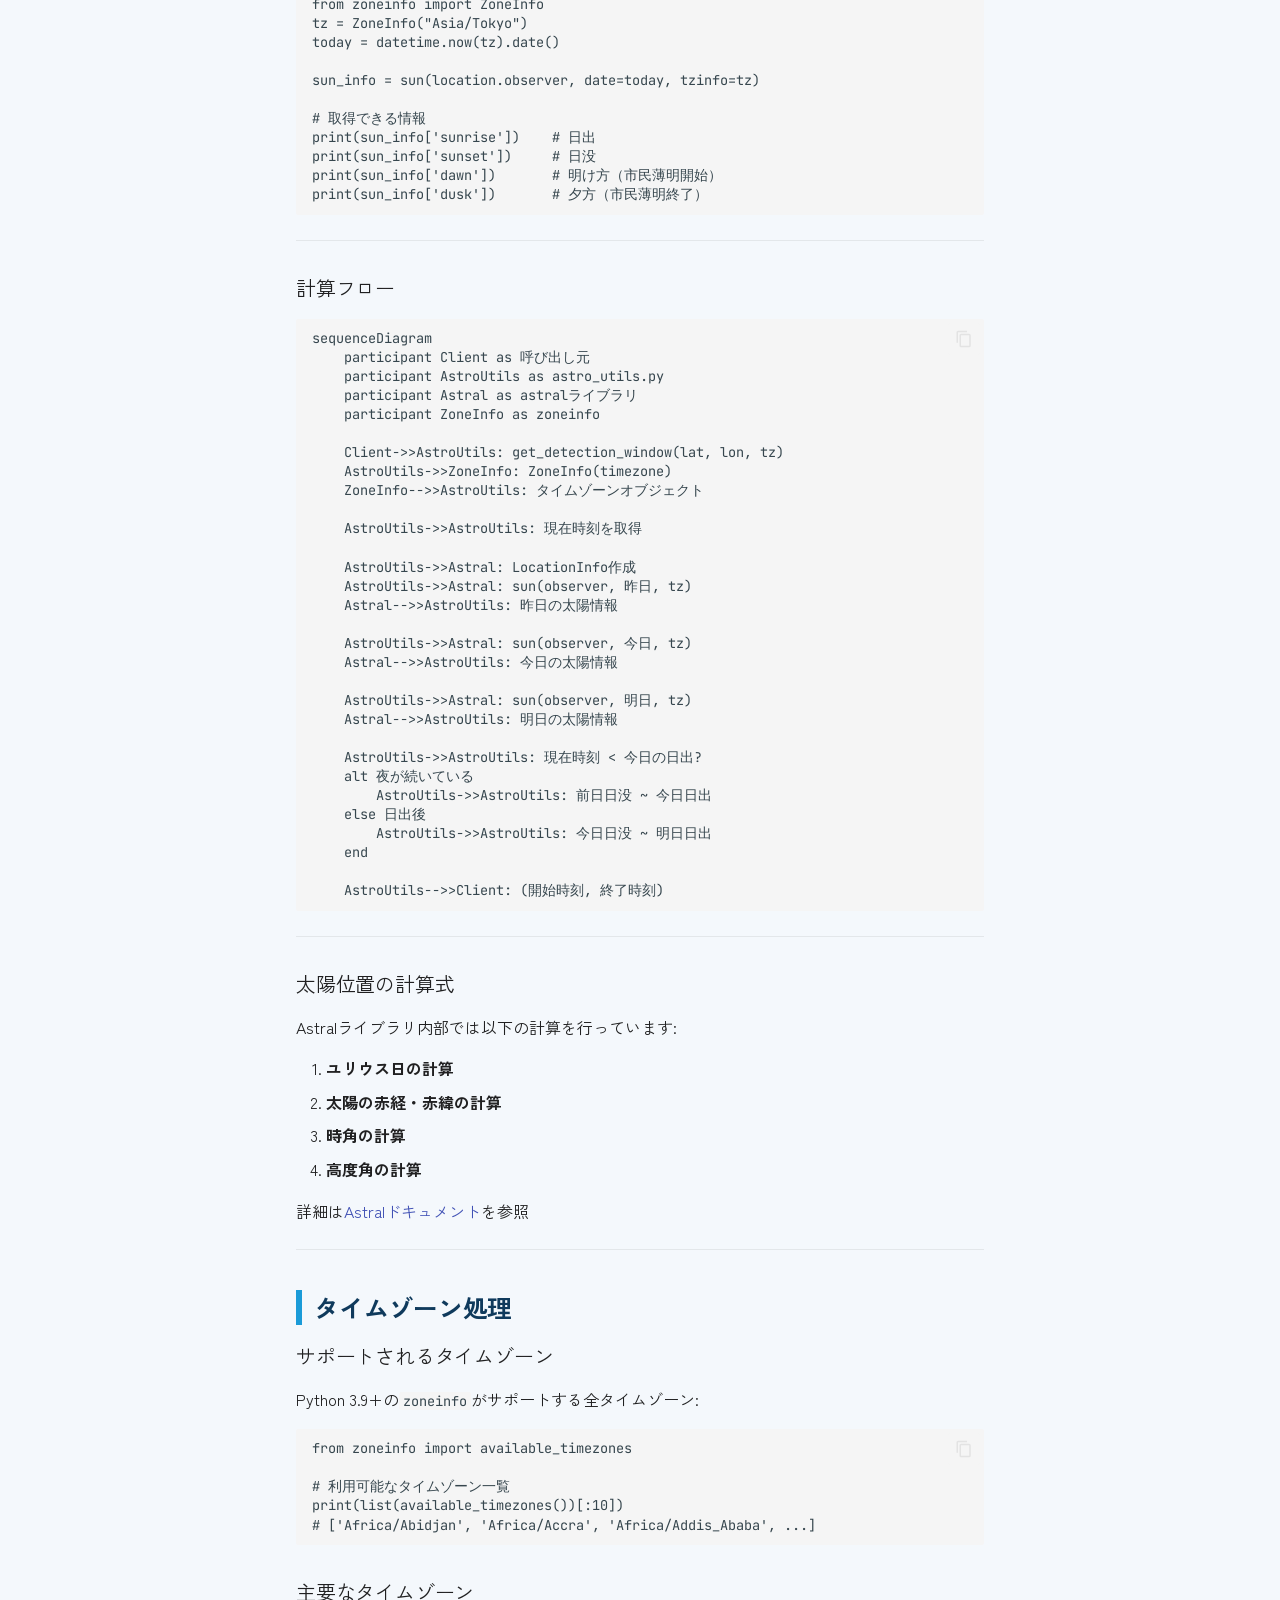
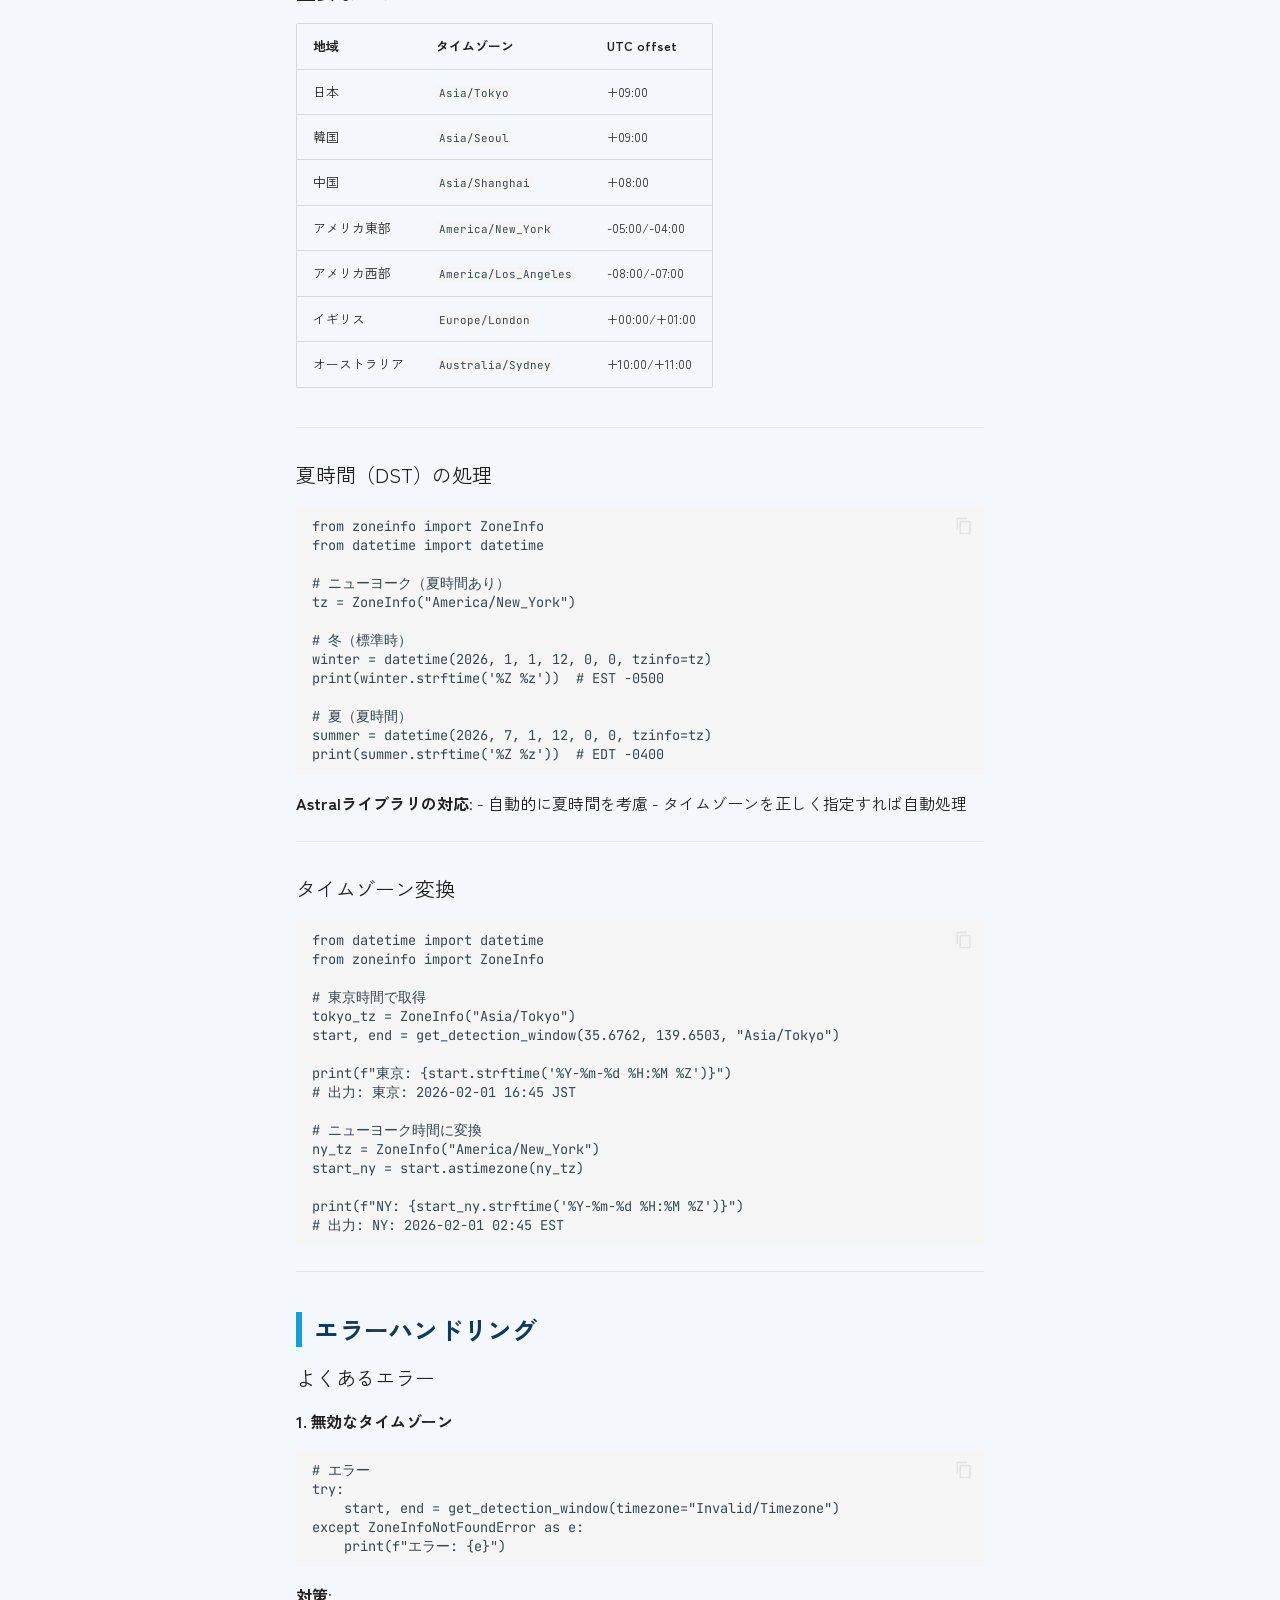
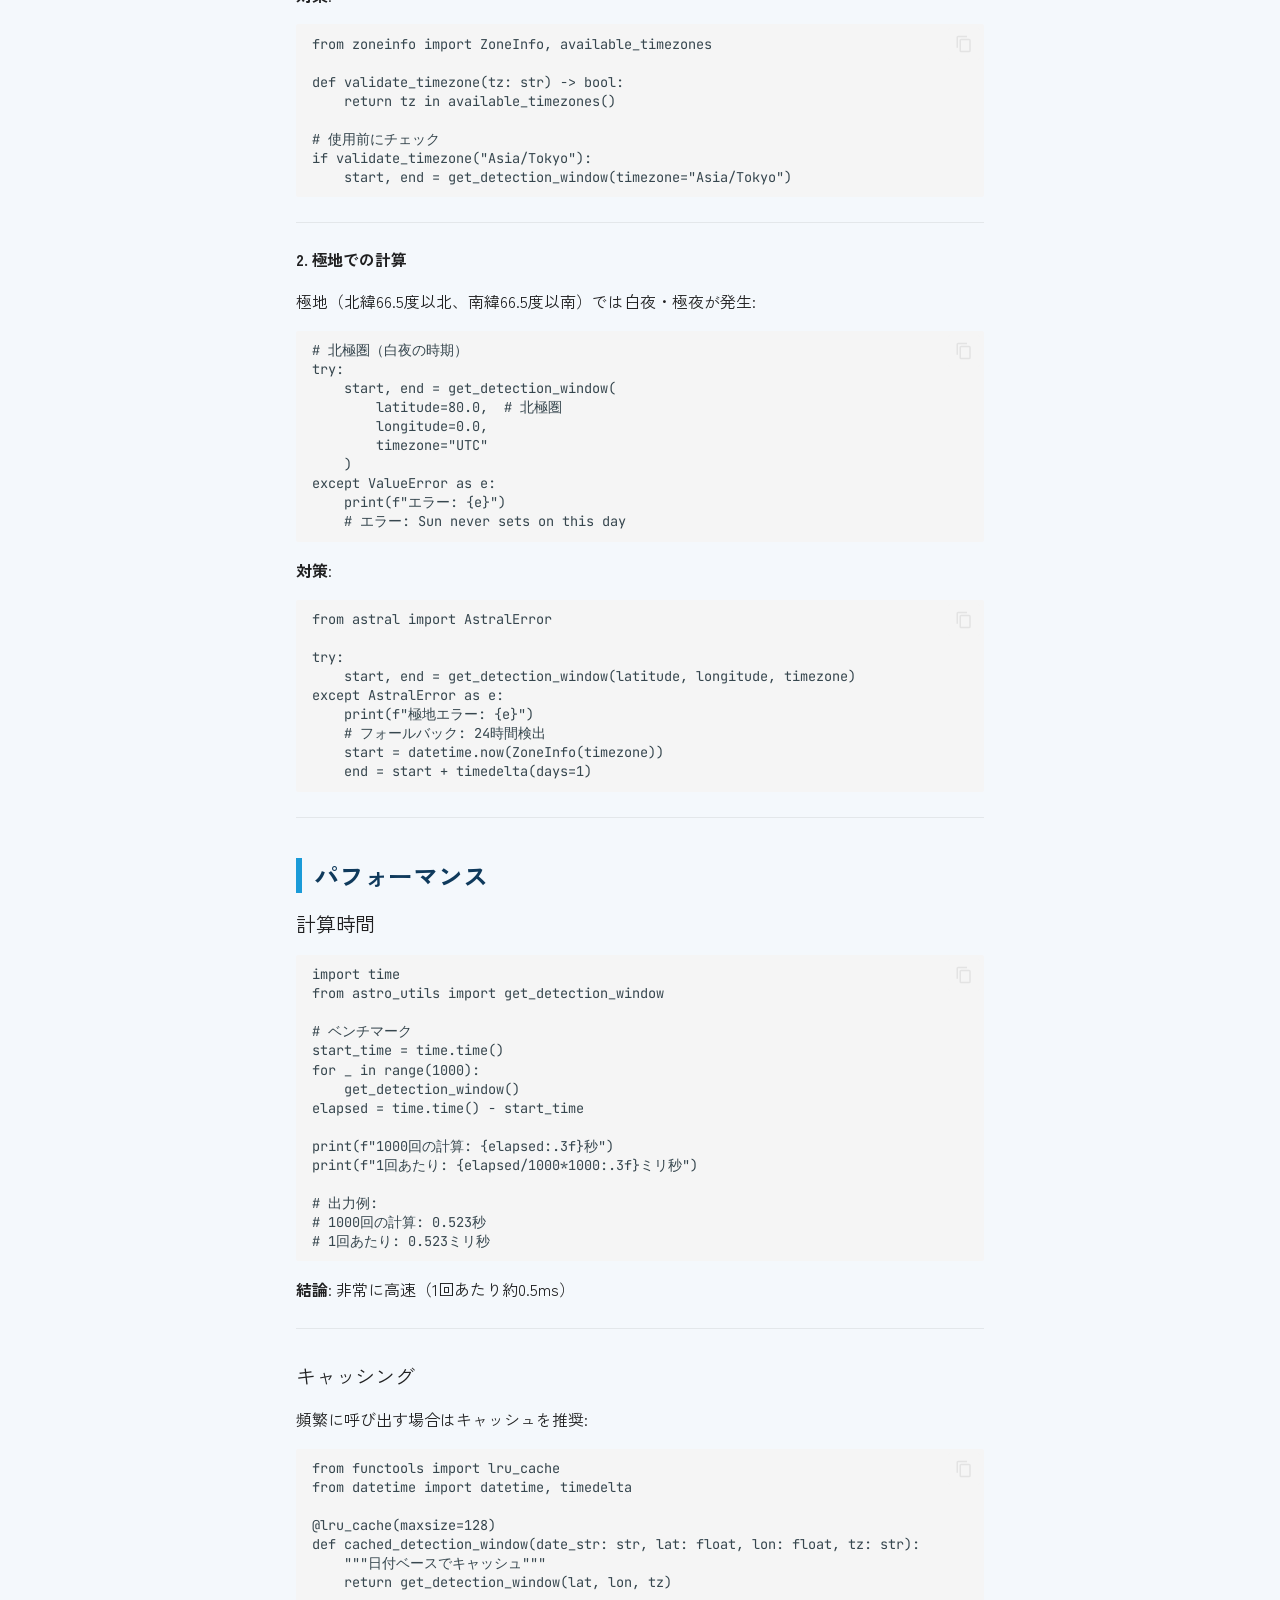
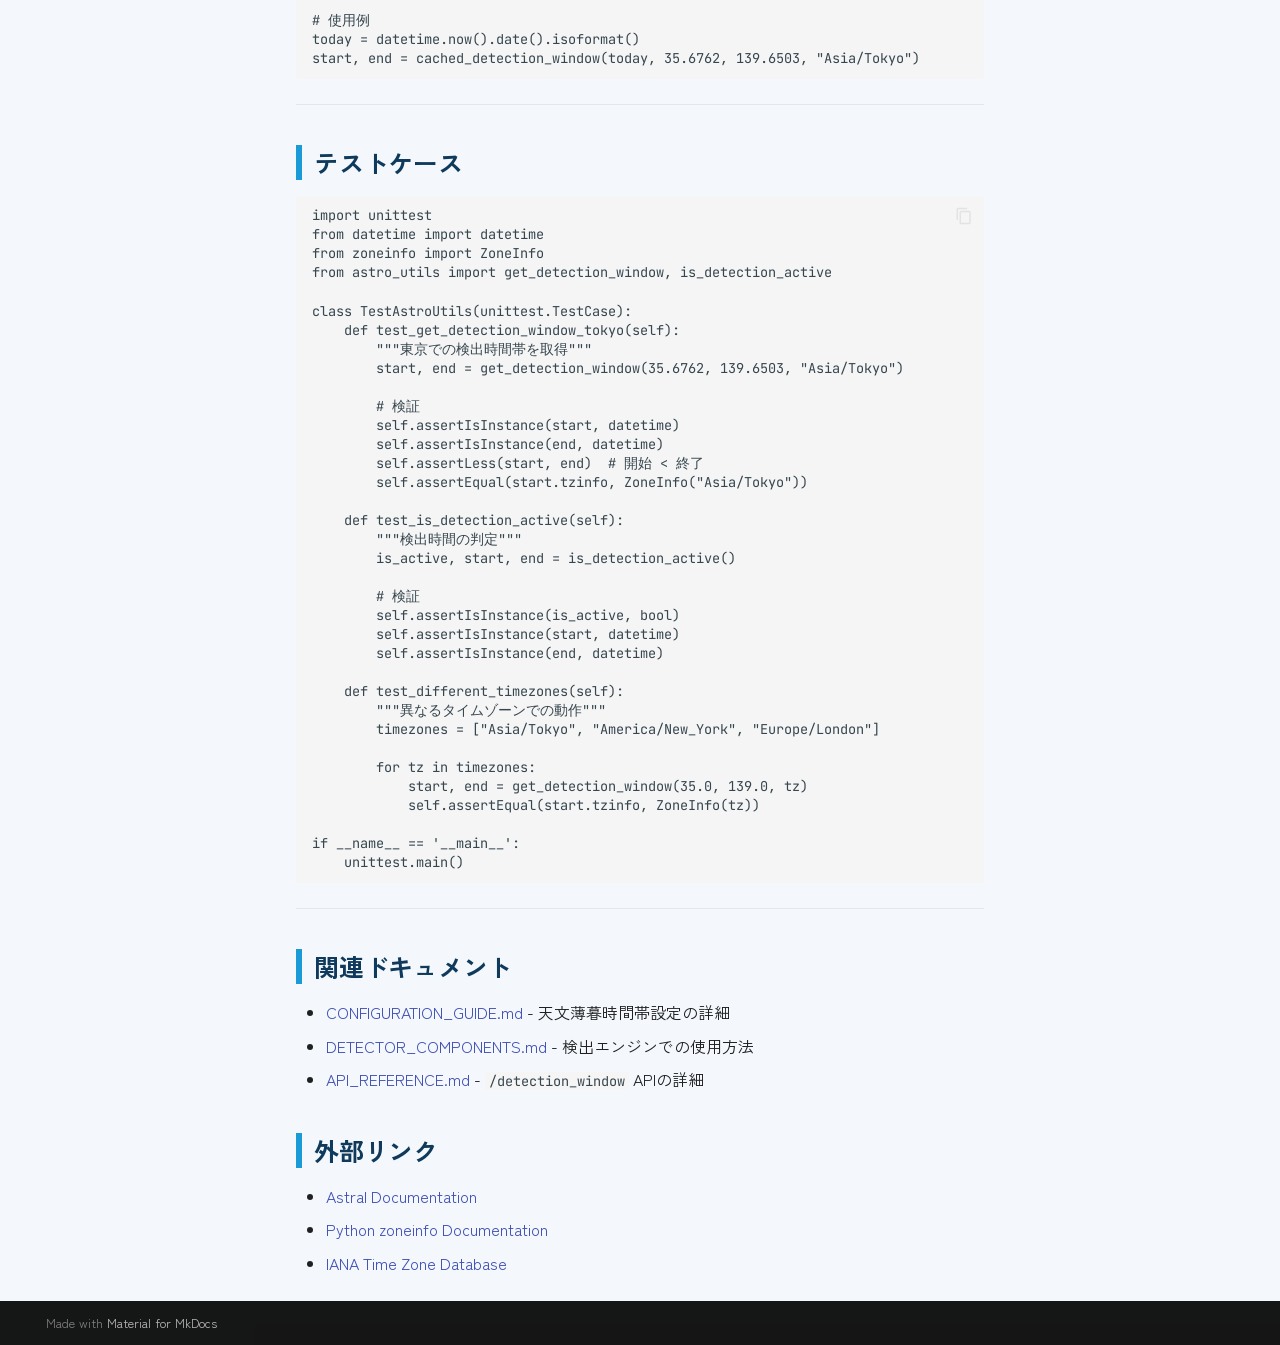
<file: site/ASTRO_UTILS/index.html>
<!doctype html>
<html lang="ja" class="no-js">
  <head>
    
      <meta charset="utf-8">
      <meta name="viewport" content="width=device-width,initial-scale=1">
      
        <meta name="description" content="流星・雲検出システム Meteo の公式ドキュメント">
      
      
      
        <link rel="canonical" href="https://masakai.github.io/meteo/ASTRO_UTILS/">
      
      
        <link rel="prev" href="../DETECTOR_COMPONENTS/">
      
      
      
        
      
      
      <link rel="icon" href="../assets/mascot-meteo-cam.svg">
      <meta name="generator" content="mkdocs-1.6.1, mkdocs-material-9.7.5">
    
    
      
        <title>天文計算モジュール - Meteo Documentation</title>
      
    
    
      <link rel="stylesheet" href="../assets/stylesheets/main.484c7ddc.min.css">
      
        
        <link rel="stylesheet" href="../assets/stylesheets/palette.ab4e12ef.min.css">
      
      


    
    
      
    
    
      
        
        
        <link rel="preconnect" href="https://fonts.gstatic.com" crossorigin>
        <link rel="stylesheet" href="https://fonts.googleapis.com/css?family=Zen+Kaku+Gothic+New:300,300i,400,400i,700,700i%7CJetBrains+Mono:400,400i,700,700i&display=fallback">
        <style>:root{--md-text-font:"Zen Kaku Gothic New";--md-code-font:"JetBrains Mono"}</style>
      
    
    
      <link rel="stylesheet" href="../stylesheets/extra.css">
    
    <script>__md_scope=new URL("..",location),__md_hash=e=>[...e].reduce(((e,_)=>(e<<5)-e+_.charCodeAt(0)),0),__md_get=(e,_=localStorage,t=__md_scope)=>JSON.parse(_.getItem(t.pathname+"."+e)),__md_set=(e,_,t=localStorage,a=__md_scope)=>{try{t.setItem(a.pathname+"."+e,JSON.stringify(_))}catch(e){}}</script>
    
      

    
    
  
  <meta property="og:site_name" content="Meteo Documentation">
  <meta property="og:type" content="website">
  <meta property="og:title" content="天文計算モジュール | Meteo Documentation">
  <meta property="og:description" content="流星・雲検出システム Meteo の公式ドキュメント">
  <meta property="og:url" content="https://masakai.github.io/meteo/ASTRO_UTILS/">
  <meta property="og:image" content="https://masakai.github.io/meteo/assets/ogp-meteo-card.png">
  <meta property="og:image:secure_url" content="https://masakai.github.io/meteo/assets/ogp-meteo-card.png">
  <meta property="og:image:type" content="image/png">
  <meta property="og:image:width" content="1200">
  <meta property="og:image:height" content="630">

  <meta name="twitter:card" content="summary_large_image">
  <meta name="twitter:title" content="天文計算モジュール | Meteo Documentation">
  <meta name="twitter:description" content="流星・雲検出システム Meteo の公式ドキュメント">
  <meta name="twitter:image" content="https://masakai.github.io/meteo/assets/ogp-meteo-card.png">
  <script>
    document$.subscribe(function() {
      if (!window.mermaid) return;
      window.mermaid.initialize({
        startOnLoad: true,
        theme: "base",
        themeVariables: {
          primaryColor: "#e2ecff",
          primaryTextColor: "#111111",
          primaryBorderColor: "#7a92bf",
          secondaryColor: "#dff3e2",
          secondaryTextColor: "#111111",
          secondaryBorderColor: "#6f9a79",
          tertiaryColor: "#ffe8cc",
          tertiaryTextColor: "#111111",
          tertiaryBorderColor: "#c28a4a",
          lineColor: "#7b8794",
          textColor: "#111111",
          mainBkg: "#e2ecff",
          nodeBkg: "#e2ecff",
          nodeBorder: "#7a92bf",
          clusterBkg: "#f7f4ff",
          clusterBorder: "#b8abd9",
          defaultLinkColor: "#7b8794",
          titleColor: "#111111",
          edgeLabelBackground: "#ffffff",
          actorBkg: "#e2ecff",
          actorBorder: "#7a92bf",
          actorTextColor: "#111111",
          actorLineColor: "#7b8794",
          signalColor: "#111111",
          signalTextColor: "#111111",
          labelBoxBkgColor: "#fff7e8",
          labelBoxBorderColor: "#c28a4a",
          labelTextColor: "#111111",
          loopTextColor: "#111111",
          noteBkgColor: "#fff7e8",
          noteBorderColor: "#d1b27c",
          noteTextColor: "#111111",
          activationBkgColor: "#efe6ff",
          activationBorderColor: "#ab92cf",
          sectionBkgColor: "#f8fbff",
          altSectionBkgColor: "#fef6ea",
          gridColor: "#d6deea",
          cScale0: "#f8d7da",
          cScale1: "#ffe3c4",
          cScale2: "#fff1bf",
          cScale3: "#dff3e2",
          cScale4: "#e2ecff",
          cScale5: "#efe6ff",
          cScale6: "#f7dff0",
          cScale7: "#dff2f6"
        }
      });
    });
  </script>

  </head>
  
  
    
    
      
    
    
    
    
    <body dir="ltr" data-md-color-scheme="default" data-md-color-primary="black" data-md-color-accent="light-blue">
  
    
    <input class="md-toggle" data-md-toggle="drawer" type="checkbox" id="__drawer" autocomplete="off">
    <input class="md-toggle" data-md-toggle="search" type="checkbox" id="__search" autocomplete="off">
    <label class="md-overlay" for="__drawer"></label>
    <div data-md-component="skip">
      
        
        <a href="#astronomical-utilities" class="md-skip">
          コンテンツにスキップ
        </a>
      
    </div>
    <div data-md-component="announce">
      
    </div>
    
    
      

<header class="md-header" data-md-component="header">
  <nav class="md-header__inner md-grid" aria-label="ヘッダー">
    <a href=".." title="Meteo Documentation" class="md-header__button md-logo" aria-label="Meteo Documentation" data-md-component="logo">
      
  <img src="../assets/meteo-logotype.svg" alt="logo">

    </a>
    <label class="md-header__button md-icon" for="__drawer">
      
      <svg xmlns="http://www.w3.org/2000/svg" viewBox="0 0 24 24"><path d="M3 6h18v2H3zm0 5h18v2H3zm0 5h18v2H3z"/></svg>
    </label>
    <div class="md-header__title" data-md-component="header-title">
      <div class="md-header__ellipsis">
        <div class="md-header__topic">
          <span class="md-ellipsis">
            Meteo Documentation
          </span>
        </div>
        <div class="md-header__topic" data-md-component="header-topic">
          <span class="md-ellipsis">
            
              天文計算モジュール
            
          </span>
        </div>
      </div>
    </div>
    
      
        <form class="md-header__option" data-md-component="palette">
  
    
    
    
    <input class="md-option" data-md-color-media="" data-md-color-scheme="default" data-md-color-primary="black" data-md-color-accent="light-blue"  aria-hidden="true"  type="radio" name="__palette" id="__palette_0">
    
  
    
    
    
    <input class="md-option" data-md-color-media="" data-md-color-scheme="slate" data-md-color-primary="black" data-md-color-accent="light-blue"  aria-label="ダークモードに切り替え"  type="radio" name="__palette" id="__palette_1">
    
      <label class="md-header__button md-icon" title="ダークモードに切り替え" for="__palette_0" hidden>
        <svg xmlns="http://www.w3.org/2000/svg" viewBox="0 0 24 24"><path d="m17.75 4.09-2.53 1.94.91 3.06-2.63-1.81-2.63 1.81.91-3.06-2.53-1.94L12.44 4l1.06-3 1.06 3zm3.5 6.91-1.64 1.25.59 1.98-1.7-1.17-1.7 1.17.59-1.98L15.75 11l2.06-.05L18.5 9l.69 1.95zm-2.28 4.95c.83-.08 1.72 1.1 1.19 1.85-.32.45-.66.87-1.08 1.27C15.17 23 8.84 23 4.94 19.07c-3.91-3.9-3.91-10.24 0-14.14.4-.4.82-.76 1.27-1.08.75-.53 1.93.36 1.85 1.19-.27 2.86.69 5.83 2.89 8.02a9.96 9.96 0 0 0 8.02 2.89m-1.64 2.02a12.08 12.08 0 0 1-7.8-3.47c-2.17-2.19-3.33-5-3.49-7.82-2.81 3.14-2.7 7.96.31 10.98 3.02 3.01 7.84 3.12 10.98.31"/></svg>
      </label>
    
  
</form>
      
    
    
      <script>var palette=__md_get("__palette");if(palette&&palette.color){if("(prefers-color-scheme)"===palette.color.media){var media=matchMedia("(prefers-color-scheme: light)"),input=document.querySelector(media.matches?"[data-md-color-media='(prefers-color-scheme: light)']":"[data-md-color-media='(prefers-color-scheme: dark)']");palette.color.media=input.getAttribute("data-md-color-media"),palette.color.scheme=input.getAttribute("data-md-color-scheme"),palette.color.primary=input.getAttribute("data-md-color-primary"),palette.color.accent=input.getAttribute("data-md-color-accent")}for(var[key,value]of Object.entries(palette.color))document.body.setAttribute("data-md-color-"+key,value)}</script>
    
    
    
      
      
        <label class="md-header__button md-icon" for="__search">
          
          <svg xmlns="http://www.w3.org/2000/svg" viewBox="0 0 24 24"><path d="M9.5 3A6.5 6.5 0 0 1 16 9.5c0 1.61-.59 3.09-1.56 4.23l.27.27h.79l5 5-1.5 1.5-5-5v-.79l-.27-.27A6.52 6.52 0 0 1 9.5 16 6.5 6.5 0 0 1 3 9.5 6.5 6.5 0 0 1 9.5 3m0 2C7 5 5 7 5 9.5S7 14 9.5 14 14 12 14 9.5 12 5 9.5 5"/></svg>
        </label>
        <div class="md-search" data-md-component="search" role="dialog">
  <label class="md-search__overlay" for="__search"></label>
  <div class="md-search__inner" role="search">
    <form class="md-search__form" name="search">
      <input type="text" class="md-search__input" name="query" aria-label="検索" placeholder="検索" autocapitalize="off" autocorrect="off" autocomplete="off" spellcheck="false" data-md-component="search-query" required>
      <label class="md-search__icon md-icon" for="__search">
        
        <svg xmlns="http://www.w3.org/2000/svg" viewBox="0 0 24 24"><path d="M9.5 3A6.5 6.5 0 0 1 16 9.5c0 1.61-.59 3.09-1.56 4.23l.27.27h.79l5 5-1.5 1.5-5-5v-.79l-.27-.27A6.52 6.52 0 0 1 9.5 16 6.5 6.5 0 0 1 3 9.5 6.5 6.5 0 0 1 9.5 3m0 2C7 5 5 7 5 9.5S7 14 9.5 14 14 12 14 9.5 12 5 9.5 5"/></svg>
        
        <svg xmlns="http://www.w3.org/2000/svg" viewBox="0 0 24 24"><path d="M20 11v2H8l5.5 5.5-1.42 1.42L4.16 12l7.92-7.92L13.5 5.5 8 11z"/></svg>
      </label>
      <nav class="md-search__options" aria-label="検索">
        
        <button type="reset" class="md-search__icon md-icon" title="クリア" aria-label="クリア" tabindex="-1">
          
          <svg xmlns="http://www.w3.org/2000/svg" viewBox="0 0 24 24"><path d="M19 6.41 17.59 5 12 10.59 6.41 5 5 6.41 10.59 12 5 17.59 6.41 19 12 13.41 17.59 19 19 17.59 13.41 12z"/></svg>
        </button>
      </nav>
      
        <div class="md-search__suggest" data-md-component="search-suggest"></div>
      
    </form>
    <div class="md-search__output">
      <div class="md-search__scrollwrap" tabindex="0" data-md-scrollfix>
        <div class="md-search-result" data-md-component="search-result">
          <div class="md-search-result__meta">
            検索を初期化
          </div>
          <ol class="md-search-result__list" role="presentation"></ol>
        </div>
      </div>
    </div>
  </div>
</div>
      
    
    
      <div class="md-header__source">
        <a href="https://github.com/Masakai/meteo" title="リポジトリへ" class="md-source" data-md-component="source">
  <div class="md-source__icon md-icon">
    
    <svg xmlns="http://www.w3.org/2000/svg" viewBox="0 0 448 512"><!--! Font Awesome Free 7.1.0 by @fontawesome - https://fontawesome.com License - https://fontawesome.com/license/free (Icons: CC BY 4.0, Fonts: SIL OFL 1.1, Code: MIT License) Copyright 2025 Fonticons, Inc.--><path d="M439.6 236.1 244 40.5c-5.4-5.5-12.8-8.5-20.4-8.5s-15 3-20.4 8.4L162.5 81l51.5 51.5c27.1-9.1 52.7 16.8 43.4 43.7l49.7 49.7c34.2-11.8 61.2 31 35.5 56.7-26.5 26.5-70.2-2.9-56-37.3L240.3 199v121.9c25.3 12.5 22.3 41.8 9.1 55-6.4 6.4-15.2 10.1-24.3 10.1s-17.8-3.6-24.3-10.1c-17.6-17.6-11.1-46.9 11.2-56v-123c-20.8-8.5-24.6-30.7-18.6-45L142.6 101 8.5 235.1C3 240.6 0 247.9 0 255.5s3 15 8.5 20.4l195.6 195.7c5.4 5.4 12.7 8.4 20.4 8.4s15-3 20.4-8.4l194.7-194.7c5.4-5.4 8.4-12.8 8.4-20.4s-3-15-8.4-20.4"/></svg>
  </div>
  <div class="md-source__repository">
    Masakai/meteo
  </div>
</a>
      </div>
    
  </nav>
  
</header>
    
    <div class="md-container" data-md-component="container">
      
      
        
          
            
<nav class="md-tabs" aria-label="タブ" data-md-component="tabs">
  <div class="md-grid">
    <ul class="md-tabs__list">
      
        
  
  
  
  
    <li class="md-tabs__item">
      <a href=".." class="md-tabs__link">
        
  
  
    
  
  ホーム

      </a>
    </li>
  

      
        
  
  
  
  
    <li class="md-tabs__item">
      <a href="../SETUP_GUIDE/" class="md-tabs__link">
        
  
  
    
  
  セットアップ

      </a>
    </li>
  

      
        
  
  
  
  
    <li class="md-tabs__item">
      <a href="../CONFIGURATION_GUIDE/" class="md-tabs__link">
        
  
  
    
  
  設定ガイド

      </a>
    </li>
  

      
        
  
  
  
  
    <li class="md-tabs__item">
      <a href="../OPERATIONS_GUIDE/" class="md-tabs__link">
        
  
  
    
  
  運用ガイド

      </a>
    </li>
  

      
        
  
  
  
  
    <li class="md-tabs__item">
      <a href="../API_REFERENCE/" class="md-tabs__link">
        
  
  
    
  
  API リファレンス

      </a>
    </li>
  

      
        
  
  
  
  
    <li class="md-tabs__item">
      <a href="../DETECTION_TUNING/" class="md-tabs__link">
        
  
  
    
  
  検出感度チューニング

      </a>
    </li>
  

      
        
  
  
  
  
    <li class="md-tabs__item">
      <a href="../SECURITY/" class="md-tabs__link">
        
  
  
    
  
  セキュリティ

      </a>
    </li>
  

      
        
  
  
  
    
  
  
    
    
      <li class="md-tabs__item md-tabs__item--active">
        <a href="../ARCHITECTURE/" class="md-tabs__link">
          
  
  
  アーキテクチャ

        </a>
      </li>
    
  

      
    </ul>
  </div>
</nav>
          
        
      
      <main class="md-main" data-md-component="main">
        <div class="md-main__inner md-grid">
          
            
              
              <div class="md-sidebar md-sidebar--primary" data-md-component="sidebar" data-md-type="navigation" >
                <div class="md-sidebar__scrollwrap">
                  <div class="md-sidebar__inner">
                    


  


<nav class="md-nav md-nav--primary md-nav--lifted" aria-label="ナビゲーション" data-md-level="0">
  <label class="md-nav__title" for="__drawer">
    <a href=".." title="Meteo Documentation" class="md-nav__button md-logo" aria-label="Meteo Documentation" data-md-component="logo">
      
  <img src="../assets/meteo-logotype.svg" alt="logo">

    </a>
    Meteo Documentation
  </label>
  
    <div class="md-nav__source">
      <a href="https://github.com/Masakai/meteo" title="リポジトリへ" class="md-source" data-md-component="source">
  <div class="md-source__icon md-icon">
    
    <svg xmlns="http://www.w3.org/2000/svg" viewBox="0 0 448 512"><!--! Font Awesome Free 7.1.0 by @fontawesome - https://fontawesome.com License - https://fontawesome.com/license/free (Icons: CC BY 4.0, Fonts: SIL OFL 1.1, Code: MIT License) Copyright 2025 Fonticons, Inc.--><path d="M439.6 236.1 244 40.5c-5.4-5.5-12.8-8.5-20.4-8.5s-15 3-20.4 8.4L162.5 81l51.5 51.5c27.1-9.1 52.7 16.8 43.4 43.7l49.7 49.7c34.2-11.8 61.2 31 35.5 56.7-26.5 26.5-70.2-2.9-56-37.3L240.3 199v121.9c25.3 12.5 22.3 41.8 9.1 55-6.4 6.4-15.2 10.1-24.3 10.1s-17.8-3.6-24.3-10.1c-17.6-17.6-11.1-46.9 11.2-56v-123c-20.8-8.5-24.6-30.7-18.6-45L142.6 101 8.5 235.1C3 240.6 0 247.9 0 255.5s3 15 8.5 20.4l195.6 195.7c5.4 5.4 12.7 8.4 20.4 8.4s15-3 20.4-8.4l194.7-194.7c5.4-5.4 8.4-12.8 8.4-20.4s-3-15-8.4-20.4"/></svg>
  </div>
  <div class="md-source__repository">
    Masakai/meteo
  </div>
</a>
    </div>
  
  <ul class="md-nav__list" data-md-scrollfix>
    
      
      
  
  
  
  
    <li class="md-nav__item">
      <a href=".." class="md-nav__link">
        
  
  
  <span class="md-ellipsis">
    
  
    ホーム
  

    
  </span>
  
  

      </a>
    </li>
  

    
      
      
  
  
  
  
    <li class="md-nav__item">
      <a href="../SETUP_GUIDE/" class="md-nav__link">
        
  
  
  <span class="md-ellipsis">
    
  
    セットアップ
  

    
  </span>
  
  

      </a>
    </li>
  

    
      
      
  
  
  
  
    <li class="md-nav__item">
      <a href="../CONFIGURATION_GUIDE/" class="md-nav__link">
        
  
  
  <span class="md-ellipsis">
    
  
    設定ガイド
  

    
  </span>
  
  

      </a>
    </li>
  

    
      
      
  
  
  
  
    <li class="md-nav__item">
      <a href="../OPERATIONS_GUIDE/" class="md-nav__link">
        
  
  
  <span class="md-ellipsis">
    
  
    運用ガイド
  

    
  </span>
  
  

      </a>
    </li>
  

    
      
      
  
  
  
  
    <li class="md-nav__item">
      <a href="../API_REFERENCE/" class="md-nav__link">
        
  
  
  <span class="md-ellipsis">
    
  
    API リファレンス
  

    
  </span>
  
  

      </a>
    </li>
  

    
      
      
  
  
  
  
    <li class="md-nav__item">
      <a href="../DETECTION_TUNING/" class="md-nav__link">
        
  
  
  <span class="md-ellipsis">
    
  
    検出感度チューニング
  

    
  </span>
  
  

      </a>
    </li>
  

    
      
      
  
  
  
  
    <li class="md-nav__item">
      <a href="../SECURITY/" class="md-nav__link">
        
  
  
  <span class="md-ellipsis">
    
  
    セキュリティ
  

    
  </span>
  
  

      </a>
    </li>
  

    
      
      
  
  
    
  
  
  
    
    
    
    
      
        
        
      
      
    
    
    <li class="md-nav__item md-nav__item--active md-nav__item--section md-nav__item--nested">
      
        
        
        <input class="md-nav__toggle md-toggle " type="checkbox" id="__nav_8" checked>
        
          
          <label class="md-nav__link" for="__nav_8" id="__nav_8_label" tabindex="">
            
  
  
  <span class="md-ellipsis">
    
  
    アーキテクチャ
  

    
  </span>
  
  

            <span class="md-nav__icon md-icon"></span>
          </label>
        
        <nav class="md-nav" data-md-level="1" aria-labelledby="__nav_8_label" aria-expanded="true">
          <label class="md-nav__title" for="__nav_8">
            <span class="md-nav__icon md-icon"></span>
            
  
    アーキテクチャ
  

          </label>
          <ul class="md-nav__list" data-md-scrollfix>
            
              
                
  
  
  
  
    <li class="md-nav__item">
      <a href="../ARCHITECTURE/" class="md-nav__link">
        
  
  
  <span class="md-ellipsis">
    
  
    全体構成
  

    
  </span>
  
  

      </a>
    </li>
  

              
            
              
                
  
  
  
  
    <li class="md-nav__item">
      <a href="../DOCKER_ARCHITECTURE/" class="md-nav__link">
        
  
  
  <span class="md-ellipsis">
    
  
    Docker 構成
  

    
  </span>
  
  

      </a>
    </li>
  

              
            
              
                
  
  
  
  
    <li class="md-nav__item">
      <a href="../DETECTOR_COMPONENTS/" class="md-nav__link">
        
  
  
  <span class="md-ellipsis">
    
  
    検出コンポーネント
  

    
  </span>
  
  

      </a>
    </li>
  

              
            
              
                
  
  
    
  
  
  
    <li class="md-nav__item md-nav__item--active">
      
      <input class="md-nav__toggle md-toggle" type="checkbox" id="__toc">
      
      
        
      
      
        <label class="md-nav__link md-nav__link--active" for="__toc">
          
  
  
  <span class="md-ellipsis">
    
  
    天文計算モジュール
  

    
  </span>
  
  

          <span class="md-nav__icon md-icon"></span>
        </label>
      
      <a href="./" class="md-nav__link md-nav__link--active">
        
  
  
  <span class="md-ellipsis">
    
  
    天文計算モジュール
  

    
  </span>
  
  

      </a>
      
        

<nav class="md-nav md-nav--secondary" aria-label="目次">
  
  
  
    
  
  
    <label class="md-nav__title" for="__toc">
      <span class="md-nav__icon md-icon"></span>
      目次
    </label>
    <ul class="md-nav__list" data-md-component="toc" data-md-scrollfix>
      
        <li class="md-nav__item">
  <a href="#_1" class="md-nav__link">
    <span class="md-ellipsis">
      
        概要
      
    </span>
  </a>
  
</li>
      
        <li class="md-nav__item">
  <a href="#_2" class="md-nav__link">
    <span class="md-ellipsis">
      
        目次
      
    </span>
  </a>
  
</li>
      
        <li class="md-nav__item">
  <a href="#_3" class="md-nav__link">
    <span class="md-ellipsis">
      
        モジュール概要
      
    </span>
  </a>
  
    <nav class="md-nav" aria-label="モジュール概要">
      <ul class="md-nav__list">
        
          <li class="md-nav__item">
  <a href="#_4" class="md-nav__link">
    <span class="md-ellipsis">
      
        依存ライブラリ
      
    </span>
  </a>
  
</li>
        
          <li class="md-nav__item">
  <a href="#_5" class="md-nav__link">
    <span class="md-ellipsis">
      
        ファイル構成
      
    </span>
  </a>
  
</li>
        
      </ul>
    </nav>
  
</li>
      
        <li class="md-nav__item">
  <a href="#_6" class="md-nav__link">
    <span class="md-ellipsis">
      
        関数リファレンス
      
    </span>
  </a>
  
    <nav class="md-nav" aria-label="関数リファレンス">
      <ul class="md-nav__list">
        
          <li class="md-nav__item">
  <a href="#get_detection_window" class="md-nav__link">
    <span class="md-ellipsis">
      
        get_detection_window()
      
    </span>
  </a>
  
</li>
        
          <li class="md-nav__item">
  <a href="#is_detection_active" class="md-nav__link">
    <span class="md-ellipsis">
      
        is_detection_active()
      
    </span>
  </a>
  
</li>
        
      </ul>
    </nav>
  
</li>
      
        <li class="md-nav__item">
  <a href="#_7" class="md-nav__link">
    <span class="md-ellipsis">
      
        天文薄暮とは
      
    </span>
  </a>
  
    <nav class="md-nav" aria-label="天文薄暮とは">
      <ul class="md-nav__list">
        
          <li class="md-nav__item">
  <a href="#_8" class="md-nav__link">
    <span class="md-ellipsis">
      
        定義
      
    </span>
  </a>
  
</li>
        
          <li class="md-nav__item">
  <a href="#_9" class="md-nav__link">
    <span class="md-ellipsis">
      
        流星観測に適した時間帯
      
    </span>
  </a>
  
</li>
        
          <li class="md-nav__item">
  <a href="#202622" class="md-nav__link">
    <span class="md-ellipsis">
      
        検出期間の例（東京、2026年2月2日）
      
    </span>
  </a>
  
</li>
        
      </ul>
    </nav>
  
</li>
      
        <li class="md-nav__item">
  <a href="#_10" class="md-nav__link">
    <span class="md-ellipsis">
      
        使用例
      
    </span>
  </a>
  
    <nav class="md-nav" aria-label="使用例">
      <ul class="md-nav__list">
        
          <li class="md-nav__item">
  <a href="#_11" class="md-nav__link">
    <span class="md-ellipsis">
      
        基本的な使い方
      
    </span>
  </a>
  
</li>
        
          <li class="md-nav__item">
  <a href="#meteor_detector_rtsp_webpy" class="md-nav__link">
    <span class="md-ellipsis">
      
        meteor_detector_rtsp_web.py での使用
      
    </span>
  </a>
  
</li>
        
          <li class="md-nav__item">
  <a href="#dashboardpy" class="md-nav__link">
    <span class="md-ellipsis">
      
        dashboard.py での使用
      
    </span>
  </a>
  
</li>
        
      </ul>
    </nav>
  
</li>
      
        <li class="md-nav__item">
  <a href="#_12" class="md-nav__link">
    <span class="md-ellipsis">
      
        計算原理
      
    </span>
  </a>
  
    <nav class="md-nav" aria-label="計算原理">
      <ul class="md-nav__list">
        
          <li class="md-nav__item">
  <a href="#astral" class="md-nav__link">
    <span class="md-ellipsis">
      
        Astralライブラリの使用
      
    </span>
  </a>
  
</li>
        
          <li class="md-nav__item">
  <a href="#_13" class="md-nav__link">
    <span class="md-ellipsis">
      
        計算フロー
      
    </span>
  </a>
  
</li>
        
          <li class="md-nav__item">
  <a href="#_14" class="md-nav__link">
    <span class="md-ellipsis">
      
        太陽位置の計算式
      
    </span>
  </a>
  
</li>
        
      </ul>
    </nav>
  
</li>
      
        <li class="md-nav__item">
  <a href="#_15" class="md-nav__link">
    <span class="md-ellipsis">
      
        タイムゾーン処理
      
    </span>
  </a>
  
    <nav class="md-nav" aria-label="タイムゾーン処理">
      <ul class="md-nav__list">
        
          <li class="md-nav__item">
  <a href="#_16" class="md-nav__link">
    <span class="md-ellipsis">
      
        サポートされるタイムゾーン
      
    </span>
  </a>
  
</li>
        
          <li class="md-nav__item">
  <a href="#_17" class="md-nav__link">
    <span class="md-ellipsis">
      
        主要なタイムゾーン
      
    </span>
  </a>
  
</li>
        
          <li class="md-nav__item">
  <a href="#dst" class="md-nav__link">
    <span class="md-ellipsis">
      
        夏時間（DST）の処理
      
    </span>
  </a>
  
</li>
        
          <li class="md-nav__item">
  <a href="#_18" class="md-nav__link">
    <span class="md-ellipsis">
      
        タイムゾーン変換
      
    </span>
  </a>
  
</li>
        
      </ul>
    </nav>
  
</li>
      
        <li class="md-nav__item">
  <a href="#_19" class="md-nav__link">
    <span class="md-ellipsis">
      
        エラーハンドリング
      
    </span>
  </a>
  
    <nav class="md-nav" aria-label="エラーハンドリング">
      <ul class="md-nav__list">
        
          <li class="md-nav__item">
  <a href="#_20" class="md-nav__link">
    <span class="md-ellipsis">
      
        よくあるエラー
      
    </span>
  </a>
  
    <nav class="md-nav" aria-label="よくあるエラー">
      <ul class="md-nav__list">
        
          <li class="md-nav__item">
  <a href="#1" class="md-nav__link">
    <span class="md-ellipsis">
      
        1. 無効なタイムゾーン
      
    </span>
  </a>
  
</li>
        
          <li class="md-nav__item">
  <a href="#2" class="md-nav__link">
    <span class="md-ellipsis">
      
        2. 極地での計算
      
    </span>
  </a>
  
</li>
        
      </ul>
    </nav>
  
</li>
        
      </ul>
    </nav>
  
</li>
      
        <li class="md-nav__item">
  <a href="#_21" class="md-nav__link">
    <span class="md-ellipsis">
      
        パフォーマンス
      
    </span>
  </a>
  
    <nav class="md-nav" aria-label="パフォーマンス">
      <ul class="md-nav__list">
        
          <li class="md-nav__item">
  <a href="#_22" class="md-nav__link">
    <span class="md-ellipsis">
      
        計算時間
      
    </span>
  </a>
  
</li>
        
          <li class="md-nav__item">
  <a href="#_23" class="md-nav__link">
    <span class="md-ellipsis">
      
        キャッシング
      
    </span>
  </a>
  
</li>
        
      </ul>
    </nav>
  
</li>
      
        <li class="md-nav__item">
  <a href="#_24" class="md-nav__link">
    <span class="md-ellipsis">
      
        テストケース
      
    </span>
  </a>
  
</li>
      
        <li class="md-nav__item">
  <a href="#_25" class="md-nav__link">
    <span class="md-ellipsis">
      
        関連ドキュメント
      
    </span>
  </a>
  
</li>
      
        <li class="md-nav__item">
  <a href="#_26" class="md-nav__link">
    <span class="md-ellipsis">
      
        外部リンク
      
    </span>
  </a>
  
</li>
      
    </ul>
  
</nav>
      
    </li>
  

              
            
          </ul>
        </nav>
      
    </li>
  

    
  </ul>
</nav>
                  </div>
                </div>
              </div>
            
            
              
              <div class="md-sidebar md-sidebar--secondary" data-md-component="sidebar" data-md-type="toc" >
                <div class="md-sidebar__scrollwrap">
                  <div class="md-sidebar__inner">
                    

<nav class="md-nav md-nav--secondary" aria-label="目次">
  
  
  
    
  
  
    <label class="md-nav__title" for="__toc">
      <span class="md-nav__icon md-icon"></span>
      目次
    </label>
    <ul class="md-nav__list" data-md-component="toc" data-md-scrollfix>
      
        <li class="md-nav__item">
  <a href="#_1" class="md-nav__link">
    <span class="md-ellipsis">
      
        概要
      
    </span>
  </a>
  
</li>
      
        <li class="md-nav__item">
  <a href="#_2" class="md-nav__link">
    <span class="md-ellipsis">
      
        目次
      
    </span>
  </a>
  
</li>
      
        <li class="md-nav__item">
  <a href="#_3" class="md-nav__link">
    <span class="md-ellipsis">
      
        モジュール概要
      
    </span>
  </a>
  
    <nav class="md-nav" aria-label="モジュール概要">
      <ul class="md-nav__list">
        
          <li class="md-nav__item">
  <a href="#_4" class="md-nav__link">
    <span class="md-ellipsis">
      
        依存ライブラリ
      
    </span>
  </a>
  
</li>
        
          <li class="md-nav__item">
  <a href="#_5" class="md-nav__link">
    <span class="md-ellipsis">
      
        ファイル構成
      
    </span>
  </a>
  
</li>
        
      </ul>
    </nav>
  
</li>
      
        <li class="md-nav__item">
  <a href="#_6" class="md-nav__link">
    <span class="md-ellipsis">
      
        関数リファレンス
      
    </span>
  </a>
  
    <nav class="md-nav" aria-label="関数リファレンス">
      <ul class="md-nav__list">
        
          <li class="md-nav__item">
  <a href="#get_detection_window" class="md-nav__link">
    <span class="md-ellipsis">
      
        get_detection_window()
      
    </span>
  </a>
  
</li>
        
          <li class="md-nav__item">
  <a href="#is_detection_active" class="md-nav__link">
    <span class="md-ellipsis">
      
        is_detection_active()
      
    </span>
  </a>
  
</li>
        
      </ul>
    </nav>
  
</li>
      
        <li class="md-nav__item">
  <a href="#_7" class="md-nav__link">
    <span class="md-ellipsis">
      
        天文薄暮とは
      
    </span>
  </a>
  
    <nav class="md-nav" aria-label="天文薄暮とは">
      <ul class="md-nav__list">
        
          <li class="md-nav__item">
  <a href="#_8" class="md-nav__link">
    <span class="md-ellipsis">
      
        定義
      
    </span>
  </a>
  
</li>
        
          <li class="md-nav__item">
  <a href="#_9" class="md-nav__link">
    <span class="md-ellipsis">
      
        流星観測に適した時間帯
      
    </span>
  </a>
  
</li>
        
          <li class="md-nav__item">
  <a href="#202622" class="md-nav__link">
    <span class="md-ellipsis">
      
        検出期間の例（東京、2026年2月2日）
      
    </span>
  </a>
  
</li>
        
      </ul>
    </nav>
  
</li>
      
        <li class="md-nav__item">
  <a href="#_10" class="md-nav__link">
    <span class="md-ellipsis">
      
        使用例
      
    </span>
  </a>
  
    <nav class="md-nav" aria-label="使用例">
      <ul class="md-nav__list">
        
          <li class="md-nav__item">
  <a href="#_11" class="md-nav__link">
    <span class="md-ellipsis">
      
        基本的な使い方
      
    </span>
  </a>
  
</li>
        
          <li class="md-nav__item">
  <a href="#meteor_detector_rtsp_webpy" class="md-nav__link">
    <span class="md-ellipsis">
      
        meteor_detector_rtsp_web.py での使用
      
    </span>
  </a>
  
</li>
        
          <li class="md-nav__item">
  <a href="#dashboardpy" class="md-nav__link">
    <span class="md-ellipsis">
      
        dashboard.py での使用
      
    </span>
  </a>
  
</li>
        
      </ul>
    </nav>
  
</li>
      
        <li class="md-nav__item">
  <a href="#_12" class="md-nav__link">
    <span class="md-ellipsis">
      
        計算原理
      
    </span>
  </a>
  
    <nav class="md-nav" aria-label="計算原理">
      <ul class="md-nav__list">
        
          <li class="md-nav__item">
  <a href="#astral" class="md-nav__link">
    <span class="md-ellipsis">
      
        Astralライブラリの使用
      
    </span>
  </a>
  
</li>
        
          <li class="md-nav__item">
  <a href="#_13" class="md-nav__link">
    <span class="md-ellipsis">
      
        計算フロー
      
    </span>
  </a>
  
</li>
        
          <li class="md-nav__item">
  <a href="#_14" class="md-nav__link">
    <span class="md-ellipsis">
      
        太陽位置の計算式
      
    </span>
  </a>
  
</li>
        
      </ul>
    </nav>
  
</li>
      
        <li class="md-nav__item">
  <a href="#_15" class="md-nav__link">
    <span class="md-ellipsis">
      
        タイムゾーン処理
      
    </span>
  </a>
  
    <nav class="md-nav" aria-label="タイムゾーン処理">
      <ul class="md-nav__list">
        
          <li class="md-nav__item">
  <a href="#_16" class="md-nav__link">
    <span class="md-ellipsis">
      
        サポートされるタイムゾーン
      
    </span>
  </a>
  
</li>
        
          <li class="md-nav__item">
  <a href="#_17" class="md-nav__link">
    <span class="md-ellipsis">
      
        主要なタイムゾーン
      
    </span>
  </a>
  
</li>
        
          <li class="md-nav__item">
  <a href="#dst" class="md-nav__link">
    <span class="md-ellipsis">
      
        夏時間（DST）の処理
      
    </span>
  </a>
  
</li>
        
          <li class="md-nav__item">
  <a href="#_18" class="md-nav__link">
    <span class="md-ellipsis">
      
        タイムゾーン変換
      
    </span>
  </a>
  
</li>
        
      </ul>
    </nav>
  
</li>
      
        <li class="md-nav__item">
  <a href="#_19" class="md-nav__link">
    <span class="md-ellipsis">
      
        エラーハンドリング
      
    </span>
  </a>
  
    <nav class="md-nav" aria-label="エラーハンドリング">
      <ul class="md-nav__list">
        
          <li class="md-nav__item">
  <a href="#_20" class="md-nav__link">
    <span class="md-ellipsis">
      
        よくあるエラー
      
    </span>
  </a>
  
    <nav class="md-nav" aria-label="よくあるエラー">
      <ul class="md-nav__list">
        
          <li class="md-nav__item">
  <a href="#1" class="md-nav__link">
    <span class="md-ellipsis">
      
        1. 無効なタイムゾーン
      
    </span>
  </a>
  
</li>
        
          <li class="md-nav__item">
  <a href="#2" class="md-nav__link">
    <span class="md-ellipsis">
      
        2. 極地での計算
      
    </span>
  </a>
  
</li>
        
      </ul>
    </nav>
  
</li>
        
      </ul>
    </nav>
  
</li>
      
        <li class="md-nav__item">
  <a href="#_21" class="md-nav__link">
    <span class="md-ellipsis">
      
        パフォーマンス
      
    </span>
  </a>
  
    <nav class="md-nav" aria-label="パフォーマンス">
      <ul class="md-nav__list">
        
          <li class="md-nav__item">
  <a href="#_22" class="md-nav__link">
    <span class="md-ellipsis">
      
        計算時間
      
    </span>
  </a>
  
</li>
        
          <li class="md-nav__item">
  <a href="#_23" class="md-nav__link">
    <span class="md-ellipsis">
      
        キャッシング
      
    </span>
  </a>
  
</li>
        
      </ul>
    </nav>
  
</li>
      
        <li class="md-nav__item">
  <a href="#_24" class="md-nav__link">
    <span class="md-ellipsis">
      
        テストケース
      
    </span>
  </a>
  
</li>
      
        <li class="md-nav__item">
  <a href="#_25" class="md-nav__link">
    <span class="md-ellipsis">
      
        関連ドキュメント
      
    </span>
  </a>
  
</li>
      
        <li class="md-nav__item">
  <a href="#_26" class="md-nav__link">
    <span class="md-ellipsis">
      
        外部リンク
      
    </span>
  </a>
  
</li>
      
    </ul>
  
</nav>
                  </div>
                </div>
              </div>
            
          
          
            <div class="md-content" data-md-component="content">
              
              <article class="md-content__inner md-typeset">
                
                  


  
  


<h1 id="astronomical-utilities">天文計算モジュール仕様 (Astronomical Utilities)</h1>
<hr />
<p><strong>Copyright (c) 2026 Masanori Sakai</strong></p>
<p>Licensed under the MIT License</p>
<hr />
<h2 id="_1">概要</h2>
<p><code>astro_utils.py</code> は、天文薄暮期間の計算と検出時間帯の判定を行うモジュールです。</p>
<h2 id="_2">目次</h2>
<ul>
<li><a href="#モジュール概要">モジュール概要</a></li>
<li><a href="#関数リファレンス">関数リファレンス</a></li>
<li><a href="#天文薄暮とは">天文薄暮とは</a></li>
<li><a href="#使用例">使用例</a></li>
<li><a href="#計算原理">計算原理</a></li>
<li><a href="#タイムゾーン処理">タイムゾーン処理</a></li>
</ul>
<hr />
<h2 id="_3">モジュール概要</h2>
<h3 id="_4">依存ライブラリ</h3>
<pre><code class="language-python">from datetime import datetime, timedelta
from typing import Tuple
from astral import LocationInfo
from astral.sun import sun
from zoneinfo import ZoneInfo
</code></pre>
<p><strong>外部依存</strong>:
- <code>astral</code>: 太陽・月の位置計算ライブラリ
- <code>zoneinfo</code>: Python 3.9+ 標準ライブラリ</p>
<p><strong>インストール</strong>:</p>
<pre><code class="language-bash">pip install astral
</code></pre>
<hr />
<h3 id="_5">ファイル構成</h3>
<pre><code>astro_utils.py (82行)
├── get_detection_window()  # 検出時間帯を取得
└── is_detection_active()   # 現在が検出時間内か判定
</code></pre>
<hr />
<h2 id="_6">関数リファレンス</h2>
<h3 id="get_detection_window">get_detection_window()</h3>
<p><strong>シグネチャ</strong>:</p>
<pre><code class="language-python">def get_detection_window(
    latitude: float = 35.3606,
    longitude: float = 138.7274,
    timezone: str = &quot;Asia/Tokyo&quot;
) -&gt; Tuple[datetime, datetime]:
</code></pre>
<p><strong>説明</strong>: 天文薄暮期間（前日の日没から翌日の日出まで）を計算</p>
<p><strong>パラメータ</strong>:</p>
<table>
<thead>
<tr>
<th>名前</th>
<th>型</th>
<th>デフォルト</th>
<th>説明</th>
</tr>
</thead>
<tbody>
<tr>
<td><code>latitude</code></td>
<td>float</td>
<td><code>35.3606</code></td>
<td>観測地の緯度（度）</td>
</tr>
<tr>
<td><code>longitude</code></td>
<td>float</td>
<td><code>138.7274</code></td>
<td>観測地の経度（度）</td>
</tr>
<tr>
<td><code>timezone</code></td>
<td>str</td>
<td><code>"Asia/Tokyo"</code></td>
<td>タイムゾーン名</td>
</tr>
</tbody>
</table>
<p><strong>戻り値</strong>:
- <code>Tuple[datetime, datetime]</code>: (検出開始時刻, 検出終了時刻)
- 両方ともタイムゾーン付きdatetimeオブジェクト</p>
<p><strong>動作</strong>:</p>
<pre><code class="language-mermaid">flowchart TD
    Start[&quot;関数呼び出し&quot;]
    GetNow[&quot;現在時刻を取得&lt;br/&gt;(指定タイムゾーン)&quot;]
    CalcSun[&quot;太陽情報を計算&lt;br/&gt;- 昨日&lt;br/&gt;- 今日&lt;br/&gt;- 明日&quot;]
    CheckTime{&quot;現在時刻 &lt; 今日の日出?&quot;}
    SetYesterday[&quot;前日日没 ~ 今日日出&quot;]
    SetToday[&quot;今日日没 ~ 明日日出&quot;]
    Return[&quot;(開始時刻, 終了時刻)&quot;]

    Start --&gt; GetNow
    GetNow --&gt; CalcSun
    CalcSun --&gt; CheckTime
    CheckTime --&gt;|&quot;Yes&lt;br/&gt;(夜が続いている)&quot;| SetYesterday
    CheckTime --&gt;|&quot;No&lt;br/&gt;(日出後)&quot;| SetToday
    SetYesterday --&gt; Return
    SetToday --&gt; Return

    style CheckTime fill:#ffe3c4
</code></pre>
<p><strong>使用例</strong>:</p>
<pre><code class="language-python">from astro_utils import get_detection_window

# デフォルト座標（富士山頂）
start, end = get_detection_window()
print(f&quot;検出期間: {start} ~ {end}&quot;)
# 出力例: 検出期間: 2026-02-01 16:45:23+09:00 ~ 2026-02-02 06:12:45+09:00

# 東京
start, end = get_detection_window(
    latitude=35.6762,
    longitude=139.6503,
    timezone=&quot;Asia/Tokyo&quot;
)

# ニューヨーク
start, end = get_detection_window(
    latitude=40.7128,
    longitude=-74.0060,
    timezone=&quot;America/New_York&quot;
)
</code></pre>
<hr />
<h3 id="is_detection_active">is_detection_active()</h3>
<p><strong>シグネチャ</strong>:</p>
<pre><code class="language-python">def is_detection_active(
    latitude: float = 35.3606,
    longitude: float = 138.7274,
    timezone: str = &quot;Asia/Tokyo&quot;
) -&gt; Tuple[bool, datetime, datetime]:
</code></pre>
<p><strong>説明</strong>: 現在が検出時間帯内かどうかを判定</p>
<p><strong>パラメータ</strong>:</p>
<table>
<thead>
<tr>
<th>名前</th>
<th>型</th>
<th>デフォルト</th>
<th>説明</th>
</tr>
</thead>
<tbody>
<tr>
<td><code>latitude</code></td>
<td>float</td>
<td><code>35.3606</code></td>
<td>観測地の緯度</td>
</tr>
<tr>
<td><code>longitude</code></td>
<td>float</td>
<td><code>138.7274</code></td>
<td>観測地の経度</td>
</tr>
<tr>
<td><code>timezone</code></td>
<td>str</td>
<td><code>"Asia/Tokyo"</code></td>
<td>タイムゾーン名</td>
</tr>
</tbody>
</table>
<p><strong>戻り値</strong>:
- <code>Tuple[bool, datetime, datetime]</code>:
  - <code>bool</code>: 検出時間内かどうか
  - <code>datetime</code>: 検出開始時刻
  - <code>datetime</code>: 検出終了時刻</p>
<p><strong>動作</strong>:</p>
<pre><code class="language-mermaid">flowchart TD
    Start[&quot;関数呼び出し&quot;]
    GetWindow[&quot;get_detection_window()を呼び出し&quot;]
    GetNow[&quot;現在時刻を取得&quot;]
    Compare{&quot;開始時刻 &lt;= 現在 &lt;= 終了時刻?&quot;}
    ReturnTrue[&quot;(True, 開始, 終了)&quot;]
    ReturnFalse[&quot;(False, 開始, 終了)&quot;]

    Start --&gt; GetWindow
    GetWindow --&gt; GetNow
    GetNow --&gt; Compare
    Compare --&gt;|&quot;Yes&quot;| ReturnTrue
    Compare --&gt;|&quot;No&quot;| ReturnFalse

    style Compare fill:#ffe3c4
    style ReturnTrue fill:#dff6e8
    style ReturnFalse fill:#f8d7da
</code></pre>
<p><strong>使用例</strong>:</p>
<pre><code class="language-python">from astro_utils import is_detection_active

# 現在が検出時間内か確認
is_active, start, end = is_detection_active()

if is_active:
    print(f&quot;検出期間中です: {start} ~ {end}&quot;)
else:
    print(f&quot;検出期間外です。次回: {start} ~ {end}&quot;)

# 使用例: meteor_detector_rtsp_web.pyでの使用
if is_detection_active and is_detection_active(latitude, longitude, timezone)[0]:
    objects = detector.detect_bright_objects(gray, prev_gray)
    is_detecting_now = True
else:
    objects = []
    is_detecting_now = False
</code></pre>
<hr />
<h2 id="_7">天文薄暮とは</h2>
<h3 id="_8">定義</h3>
<p><strong>天文薄暮（Astronomical Twilight）</strong>: 太陽が地平線下6度～18度の時間帯</p>
<pre><code class="language-mermaid">graph TD
    subgraph &quot;太陽の高度と時間帯&quot;
        Day[&quot;昼間&lt;br/&gt;太陽高度 &gt; 0°&quot;]
        Civil[&quot;市民薄明&lt;br/&gt;0° ~ -6°&quot;]
        Nautical[&quot;航海薄明&lt;br/&gt;-6° ~ -12°&quot;]
        Astro[&quot;天文薄明&lt;br/&gt;-12° ~ -18°&quot;]
        Night[&quot;完全な夜&lt;br/&gt;&lt; -18°&quot;]
    end

    Day --&gt; Civil
    Civil --&gt; Nautical
    Nautical --&gt; Astro
    Astro --&gt; Night

    style Day fill:#fff9c4
    style Civil fill:#ffe7bf
    style Nautical fill:#ffd8a8
    style Astro fill:#e3dcff
    style Night fill:#d6d9f8
</code></pre>
<h3 id="_9">流星観測に適した時間帯</h3>
<table>
<thead>
<tr>
<th>時間帯</th>
<th>太陽高度</th>
<th>流星観測</th>
<th>本システムでの扱い</th>
</tr>
</thead>
<tbody>
<tr>
<td>昼間</td>
<td>&gt; 0°</td>
<td>不可</td>
<td>検出OFF</td>
</tr>
<tr>
<td>市民薄明</td>
<td>0° ~ -6°</td>
<td>困難</td>
<td>検出OFF</td>
</tr>
<tr>
<td>航海薄明</td>
<td>-6° ~ -12°</td>
<td>やや困難</td>
<td>検出OFF</td>
</tr>
<tr>
<td>天文薄明</td>
<td>-12° ~ -18°</td>
<td>可能</td>
<td>検出OFF</td>
</tr>
<tr>
<td>完全な夜</td>
<td>&lt; -18°</td>
<td>最適</td>
<td>検出ON</td>
</tr>
</tbody>
</table>
<p><strong>本システムの実装</strong>:
- <strong>簡略化</strong>: 日没（sunset）～日出（sunrise）を検出期間とする
- <strong>理由</strong>: 実用上十分な精度、計算が簡単</p>
<hr />
<h3 id="202622">検出期間の例（東京、2026年2月2日）</h3>
<pre><code>2026-02-01
  16:45  前日の日没 ← 検出開始
  17:15  市民薄明終了
  17:45  航海薄明終了
  18:15  天文薄明終了 ← 完全な夜

2026-02-02
  05:30  天文薄明開始 ← 完全な夜終了
  06:00  航海薄明開始
  06:30  市民薄明開始
  06:55  日出 ← 検出終了
</code></pre>
<p><strong>検出期間</strong>: 前日16:45 ~ 当日06:55（約14時間10分）</p>
<hr />
<h2 id="_10">使用例</h2>
<h3 id="_11">基本的な使い方</h3>
<pre><code class="language-python">from astro_utils import get_detection_window, is_detection_active

# 東京での検出時間帯を取得
start, end = get_detection_window(
    latitude=35.6762,
    longitude=139.6503,
    timezone=&quot;Asia/Tokyo&quot;
)

print(f&quot;検出期間: {start.strftime('%H:%M')} ~ {end.strftime('%H:%M')}&quot;)
# 出力: 検出期間: 16:45 ~ 06:55

# 現在が検出時間内か確認
is_active, _, _ = is_detection_active(35.6762, 139.6503, &quot;Asia/Tokyo&quot;)
print(f&quot;検出可能: {'はい' if is_active else 'いいえ'}&quot;)
</code></pre>
<hr />
<h3 id="meteor_detector_rtsp_webpy">meteor_detector_rtsp_web.py での使用</h3>
<pre><code class="language-python"># meteor_detector_rtsp_web.py (抜粋)
from astro_utils import is_detection_active

# 環境変数から設定を取得
enable_time_window = os.environ.get('ENABLE_TIME_WINDOW', 'false').lower() == 'true'
latitude = float(os.environ.get('LATITUDE', '35.3606'))
longitude = float(os.environ.get('LONGITUDE', '138.7274'))
timezone = os.environ.get('TIMEZONE', 'Asia/Tokyo')

# 検出ループ内
if enable_time_window and is_detection_active:
    # 1分ごとに検出時間をチェック
    if (current_time - last_time_check) &gt; 60:
        is_detection_time, _, _ = is_detection_active(latitude, longitude, timezone)
        last_time_check = current_time

    if is_detection_time:
        # 検出処理を実行
        objects = detector.detect_bright_objects(gray, prev_gray)
        is_detecting_now = True
    else:
        # 検出処理をスキップ
        objects = []
        is_detecting_now = False
else:
    # 時間帯制限なし（常時検出）
    objects = detector.detect_bright_objects(gray, prev_gray)
    is_detecting_now = True
</code></pre>
<hr />
<h3 id="dashboardpy">dashboard.py での使用</h3>
<pre><code class="language-python"># dashboard.py (抜粋)
from astro_utils import get_detection_window

def do_GET(self):
    if self.path.startswith('/detection_window'):
        # ブラウザから送信された座標を取得
        from urllib.parse import urlparse, parse_qs
        query = parse_qs(urlparse(self.path).query)

        latitude = float(query.get('lat', [35.3606])[0])
        longitude = float(query.get('lon', [138.7274])[0])
        timezone = 'Asia/Tokyo'

        try:
            start, end = get_detection_window(latitude, longitude, timezone)
            result = {
                'start': start.strftime('%Y-%m-%d %H:%M:%S'),
                'end': end.strftime('%Y-%m-%d %H:%M:%S'),
                'enabled': os.environ.get('ENABLE_TIME_WINDOW', 'false').lower() == 'true',
                'latitude': latitude,
                'longitude': longitude
            }
        except Exception as e:
            result = {
                'error': str(e)
            }

        self.wfile.write(json.dumps(result).encode('utf-8'))
</code></pre>
<hr />
<h2 id="_12">計算原理</h2>
<h3 id="astral">Astralライブラリの使用</h3>
<pre><code class="language-python">from astral import LocationInfo
from astral.sun import sun

# 観測地点の情報を作成
location = LocationInfo(
    name=&quot;Observer&quot;,
    region=&quot;&quot;,
    timezone=&quot;Asia/Tokyo&quot;,
    latitude=35.6762,
    longitude=139.6503
)

# 今日の太陽情報を取得
from zoneinfo import ZoneInfo
tz = ZoneInfo(&quot;Asia/Tokyo&quot;)
today = datetime.now(tz).date()

sun_info = sun(location.observer, date=today, tzinfo=tz)

# 取得できる情報
print(sun_info['sunrise'])    # 日出
print(sun_info['sunset'])     # 日没
print(sun_info['dawn'])       # 明け方（市民薄明開始）
print(sun_info['dusk'])       # 夕方（市民薄明終了）
</code></pre>
<hr />
<h3 id="_13">計算フロー</h3>
<pre><code class="language-mermaid">sequenceDiagram
    participant Client as 呼び出し元
    participant AstroUtils as astro_utils.py
    participant Astral as astralライブラリ
    participant ZoneInfo as zoneinfo

    Client-&gt;&gt;AstroUtils: get_detection_window(lat, lon, tz)
    AstroUtils-&gt;&gt;ZoneInfo: ZoneInfo(timezone)
    ZoneInfo--&gt;&gt;AstroUtils: タイムゾーンオブジェクト

    AstroUtils-&gt;&gt;AstroUtils: 現在時刻を取得

    AstroUtils-&gt;&gt;Astral: LocationInfo作成
    AstroUtils-&gt;&gt;Astral: sun(observer, 昨日, tz)
    Astral--&gt;&gt;AstroUtils: 昨日の太陽情報

    AstroUtils-&gt;&gt;Astral: sun(observer, 今日, tz)
    Astral--&gt;&gt;AstroUtils: 今日の太陽情報

    AstroUtils-&gt;&gt;Astral: sun(observer, 明日, tz)
    Astral--&gt;&gt;AstroUtils: 明日の太陽情報

    AstroUtils-&gt;&gt;AstroUtils: 現在時刻 &lt; 今日の日出?
    alt 夜が続いている
        AstroUtils-&gt;&gt;AstroUtils: 前日日没 ~ 今日日出
    else 日出後
        AstroUtils-&gt;&gt;AstroUtils: 今日日没 ~ 明日日出
    end

    AstroUtils--&gt;&gt;Client: (開始時刻, 終了時刻)
</code></pre>
<hr />
<h3 id="_14">太陽位置の計算式</h3>
<p>Astralライブラリ内部では以下の計算を行っています:</p>
<ol>
<li><strong>ユリウス日の計算</strong></li>
<li><strong>太陽の赤経・赤緯の計算</strong></li>
<li><strong>時角の計算</strong></li>
<li><strong>高度角の計算</strong></li>
</ol>
<p>詳細は<a href="https://astral.readthedocs.io/">Astralドキュメント</a>を参照</p>
<hr />
<h2 id="_15">タイムゾーン処理</h2>
<h3 id="_16">サポートされるタイムゾーン</h3>
<p>Python 3.9+の<code>zoneinfo</code>がサポートする全タイムゾーン:</p>
<pre><code class="language-python">from zoneinfo import available_timezones

# 利用可能なタイムゾーン一覧
print(list(available_timezones())[:10])
# ['Africa/Abidjan', 'Africa/Accra', 'Africa/Addis_Ababa', ...]
</code></pre>
<h3 id="_17">主要なタイムゾーン</h3>
<table>
<thead>
<tr>
<th>地域</th>
<th>タイムゾーン</th>
<th>UTC offset</th>
</tr>
</thead>
<tbody>
<tr>
<td>日本</td>
<td><code>Asia/Tokyo</code></td>
<td>+09:00</td>
</tr>
<tr>
<td>韓国</td>
<td><code>Asia/Seoul</code></td>
<td>+09:00</td>
</tr>
<tr>
<td>中国</td>
<td><code>Asia/Shanghai</code></td>
<td>+08:00</td>
</tr>
<tr>
<td>アメリカ東部</td>
<td><code>America/New_York</code></td>
<td>-05:00/-04:00</td>
</tr>
<tr>
<td>アメリカ西部</td>
<td><code>America/Los_Angeles</code></td>
<td>-08:00/-07:00</td>
</tr>
<tr>
<td>イギリス</td>
<td><code>Europe/London</code></td>
<td>+00:00/+01:00</td>
</tr>
<tr>
<td>オーストラリア</td>
<td><code>Australia/Sydney</code></td>
<td>+10:00/+11:00</td>
</tr>
</tbody>
</table>
<hr />
<h3 id="dst">夏時間（DST）の処理</h3>
<pre><code class="language-python">from zoneinfo import ZoneInfo
from datetime import datetime

# ニューヨーク（夏時間あり）
tz = ZoneInfo(&quot;America/New_York&quot;)

# 冬（標準時）
winter = datetime(2026, 1, 1, 12, 0, 0, tzinfo=tz)
print(winter.strftime('%Z %z'))  # EST -0500

# 夏（夏時間）
summer = datetime(2026, 7, 1, 12, 0, 0, tzinfo=tz)
print(summer.strftime('%Z %z'))  # EDT -0400
</code></pre>
<p><strong>Astralライブラリの対応</strong>:
- 自動的に夏時間を考慮
- タイムゾーンを正しく指定すれば自動処理</p>
<hr />
<h3 id="_18">タイムゾーン変換</h3>
<pre><code class="language-python">from datetime import datetime
from zoneinfo import ZoneInfo

# 東京時間で取得
tokyo_tz = ZoneInfo(&quot;Asia/Tokyo&quot;)
start, end = get_detection_window(35.6762, 139.6503, &quot;Asia/Tokyo&quot;)

print(f&quot;東京: {start.strftime('%Y-%m-%d %H:%M %Z')}&quot;)
# 出力: 東京: 2026-02-01 16:45 JST

# ニューヨーク時間に変換
ny_tz = ZoneInfo(&quot;America/New_York&quot;)
start_ny = start.astimezone(ny_tz)

print(f&quot;NY: {start_ny.strftime('%Y-%m-%d %H:%M %Z')}&quot;)
# 出力: NY: 2026-02-01 02:45 EST
</code></pre>
<hr />
<h2 id="_19">エラーハンドリング</h2>
<h3 id="_20">よくあるエラー</h3>
<h4 id="1">1. 無効なタイムゾーン</h4>
<pre><code class="language-python"># エラー
try:
    start, end = get_detection_window(timezone=&quot;Invalid/Timezone&quot;)
except ZoneInfoNotFoundError as e:
    print(f&quot;エラー: {e}&quot;)
</code></pre>
<p><strong>対策</strong>:</p>
<pre><code class="language-python">from zoneinfo import ZoneInfo, available_timezones

def validate_timezone(tz: str) -&gt; bool:
    return tz in available_timezones()

# 使用前にチェック
if validate_timezone(&quot;Asia/Tokyo&quot;):
    start, end = get_detection_window(timezone=&quot;Asia/Tokyo&quot;)
</code></pre>
<hr />
<h4 id="2">2. 極地での計算</h4>
<p>極地（北緯66.5度以北、南緯66.5度以南）では白夜・極夜が発生:</p>
<pre><code class="language-python"># 北極圏（白夜の時期）
try:
    start, end = get_detection_window(
        latitude=80.0,  # 北極圏
        longitude=0.0,
        timezone=&quot;UTC&quot;
    )
except ValueError as e:
    print(f&quot;エラー: {e}&quot;)
    # エラー: Sun never sets on this day
</code></pre>
<p><strong>対策</strong>:</p>
<pre><code class="language-python">from astral import AstralError

try:
    start, end = get_detection_window(latitude, longitude, timezone)
except AstralError as e:
    print(f&quot;極地エラー: {e}&quot;)
    # フォールバック: 24時間検出
    start = datetime.now(ZoneInfo(timezone))
    end = start + timedelta(days=1)
</code></pre>
<hr />
<h2 id="_21">パフォーマンス</h2>
<h3 id="_22">計算時間</h3>
<pre><code class="language-python">import time
from astro_utils import get_detection_window

# ベンチマーク
start_time = time.time()
for _ in range(1000):
    get_detection_window()
elapsed = time.time() - start_time

print(f&quot;1000回の計算: {elapsed:.3f}秒&quot;)
print(f&quot;1回あたり: {elapsed/1000*1000:.3f}ミリ秒&quot;)

# 出力例:
# 1000回の計算: 0.523秒
# 1回あたり: 0.523ミリ秒
</code></pre>
<p><strong>結論</strong>: 非常に高速（1回あたり約0.5ms）</p>
<hr />
<h3 id="_23">キャッシング</h3>
<p>頻繁に呼び出す場合はキャッシュを推奨:</p>
<pre><code class="language-python">from functools import lru_cache
from datetime import datetime, timedelta

@lru_cache(maxsize=128)
def cached_detection_window(date_str: str, lat: float, lon: float, tz: str):
    &quot;&quot;&quot;日付ベースでキャッシュ&quot;&quot;&quot;
    return get_detection_window(lat, lon, tz)

# 使用例
today = datetime.now().date().isoformat()
start, end = cached_detection_window(today, 35.6762, 139.6503, &quot;Asia/Tokyo&quot;)
</code></pre>
<hr />
<h2 id="_24">テストケース</h2>
<pre><code class="language-python">import unittest
from datetime import datetime
from zoneinfo import ZoneInfo
from astro_utils import get_detection_window, is_detection_active

class TestAstroUtils(unittest.TestCase):
    def test_get_detection_window_tokyo(self):
        &quot;&quot;&quot;東京での検出時間帯を取得&quot;&quot;&quot;
        start, end = get_detection_window(35.6762, 139.6503, &quot;Asia/Tokyo&quot;)

        # 検証
        self.assertIsInstance(start, datetime)
        self.assertIsInstance(end, datetime)
        self.assertLess(start, end)  # 開始 &lt; 終了
        self.assertEqual(start.tzinfo, ZoneInfo(&quot;Asia/Tokyo&quot;))

    def test_is_detection_active(self):
        &quot;&quot;&quot;検出時間の判定&quot;&quot;&quot;
        is_active, start, end = is_detection_active()

        # 検証
        self.assertIsInstance(is_active, bool)
        self.assertIsInstance(start, datetime)
        self.assertIsInstance(end, datetime)

    def test_different_timezones(self):
        &quot;&quot;&quot;異なるタイムゾーンでの動作&quot;&quot;&quot;
        timezones = [&quot;Asia/Tokyo&quot;, &quot;America/New_York&quot;, &quot;Europe/London&quot;]

        for tz in timezones:
            start, end = get_detection_window(35.0, 139.0, tz)
            self.assertEqual(start.tzinfo, ZoneInfo(tz))

if __name__ == '__main__':
    unittest.main()
</code></pre>
<hr />
<h2 id="_25">関連ドキュメント</h2>
<ul>
<li><a href="../CONFIGURATION_GUIDE/">CONFIGURATION_GUIDE.md</a> - 天文薄暮時間帯設定の詳細</li>
<li><a href="../DETECTOR_COMPONENTS/">DETECTOR_COMPONENTS.md</a> - 検出エンジンでの使用方法</li>
<li><a href="../API_REFERENCE/">API_REFERENCE.md</a> - <code>/detection_window</code> APIの詳細</li>
</ul>
<h2 id="_26">外部リンク</h2>
<ul>
<li><a href="https://astral.readthedocs.io/">Astral Documentation</a></li>
<li><a href="https://docs.python.org/3/library/zoneinfo.html">Python zoneinfo Documentation</a></li>
<li><a href="https://www.iana.org/time-zones">IANA Time Zone Database</a></li>
</ul>












                
              </article>
            </div>
          
          
<script>var target=document.getElementById(location.hash.slice(1));target&&target.name&&(target.checked=target.name.startsWith("__tabbed_"))</script>
        </div>
        
          <button type="button" class="md-top md-icon" data-md-component="top" hidden>
  
  <svg xmlns="http://www.w3.org/2000/svg" viewBox="0 0 24 24"><path d="M13 20h-2V8l-5.5 5.5-1.42-1.42L12 4.16l7.92 7.92-1.42 1.42L13 8z"/></svg>
  ページトップへ戻る
</button>
        
      </main>
      
        <footer class="md-footer">
  
  <div class="md-footer-meta md-typeset">
    <div class="md-footer-meta__inner md-grid">
      <div class="md-copyright">
  
  
    Made with
    <a href="https://squidfunk.github.io/mkdocs-material/" target="_blank" rel="noopener">
      Material for MkDocs
    </a>
  
</div>
      
    </div>
  </div>
</footer>
      
    </div>
    <div class="md-dialog" data-md-component="dialog">
      <div class="md-dialog__inner md-typeset"></div>
    </div>
    
    
    
      
      
      <script id="__config" type="application/json">{"annotate": null, "base": "..", "features": ["navigation.tabs", "navigation.top", "content.code.copy", "search.suggest"], "search": "../assets/javascripts/workers/search.2c215733.min.js", "tags": null, "translations": {"clipboard.copied": "\u30b3\u30d4\u30fc\u3057\u307e\u3057\u305f", "clipboard.copy": "\u30af\u30ea\u30c3\u30d7\u30dc\u30fc\u30c9\u3078\u30b3\u30d4\u30fc", "search.result.more.one": "\u3053\u306e\u30da\u30fc\u30b8\u5185\u306b\u3082\u30461\u4ef6\u898b\u3064\u304b\u308a\u307e\u3057\u305f", "search.result.more.other": "\u3053\u306e\u30da\u30fc\u30b8\u5185\u306b\u3042\u3068#\u4ef6\u898b\u3064\u304b\u308a\u307e\u3057\u305f", "search.result.none": "\u4f55\u3082\u898b\u3064\u304b\u308a\u307e\u305b\u3093\u3067\u3057\u305f", "search.result.one": "1\u4ef6\u898b\u3064\u304b\u308a\u307e\u3057\u305f", "search.result.other": "#\u4ef6\u898b\u3064\u304b\u308a\u307e\u3057\u305f", "search.result.placeholder": "\u691c\u7d22\u30ad\u30fc\u30ef\u30fc\u30c9\u3092\u5165\u529b\u3057\u3066\u304f\u3060\u3055\u3044", "search.result.term.missing": "\u691c\u7d22\u306b\u542b\u307e\u308c\u306a\u3044", "select.version": "\u30d0\u30fc\u30b8\u30e7\u30f3\u5207\u308a\u66ff\u3048"}, "version": null}</script>
    
    
      <script src="../assets/javascripts/bundle.79ae519e.min.js"></script>
      
    
  </body>
</html>
</file>
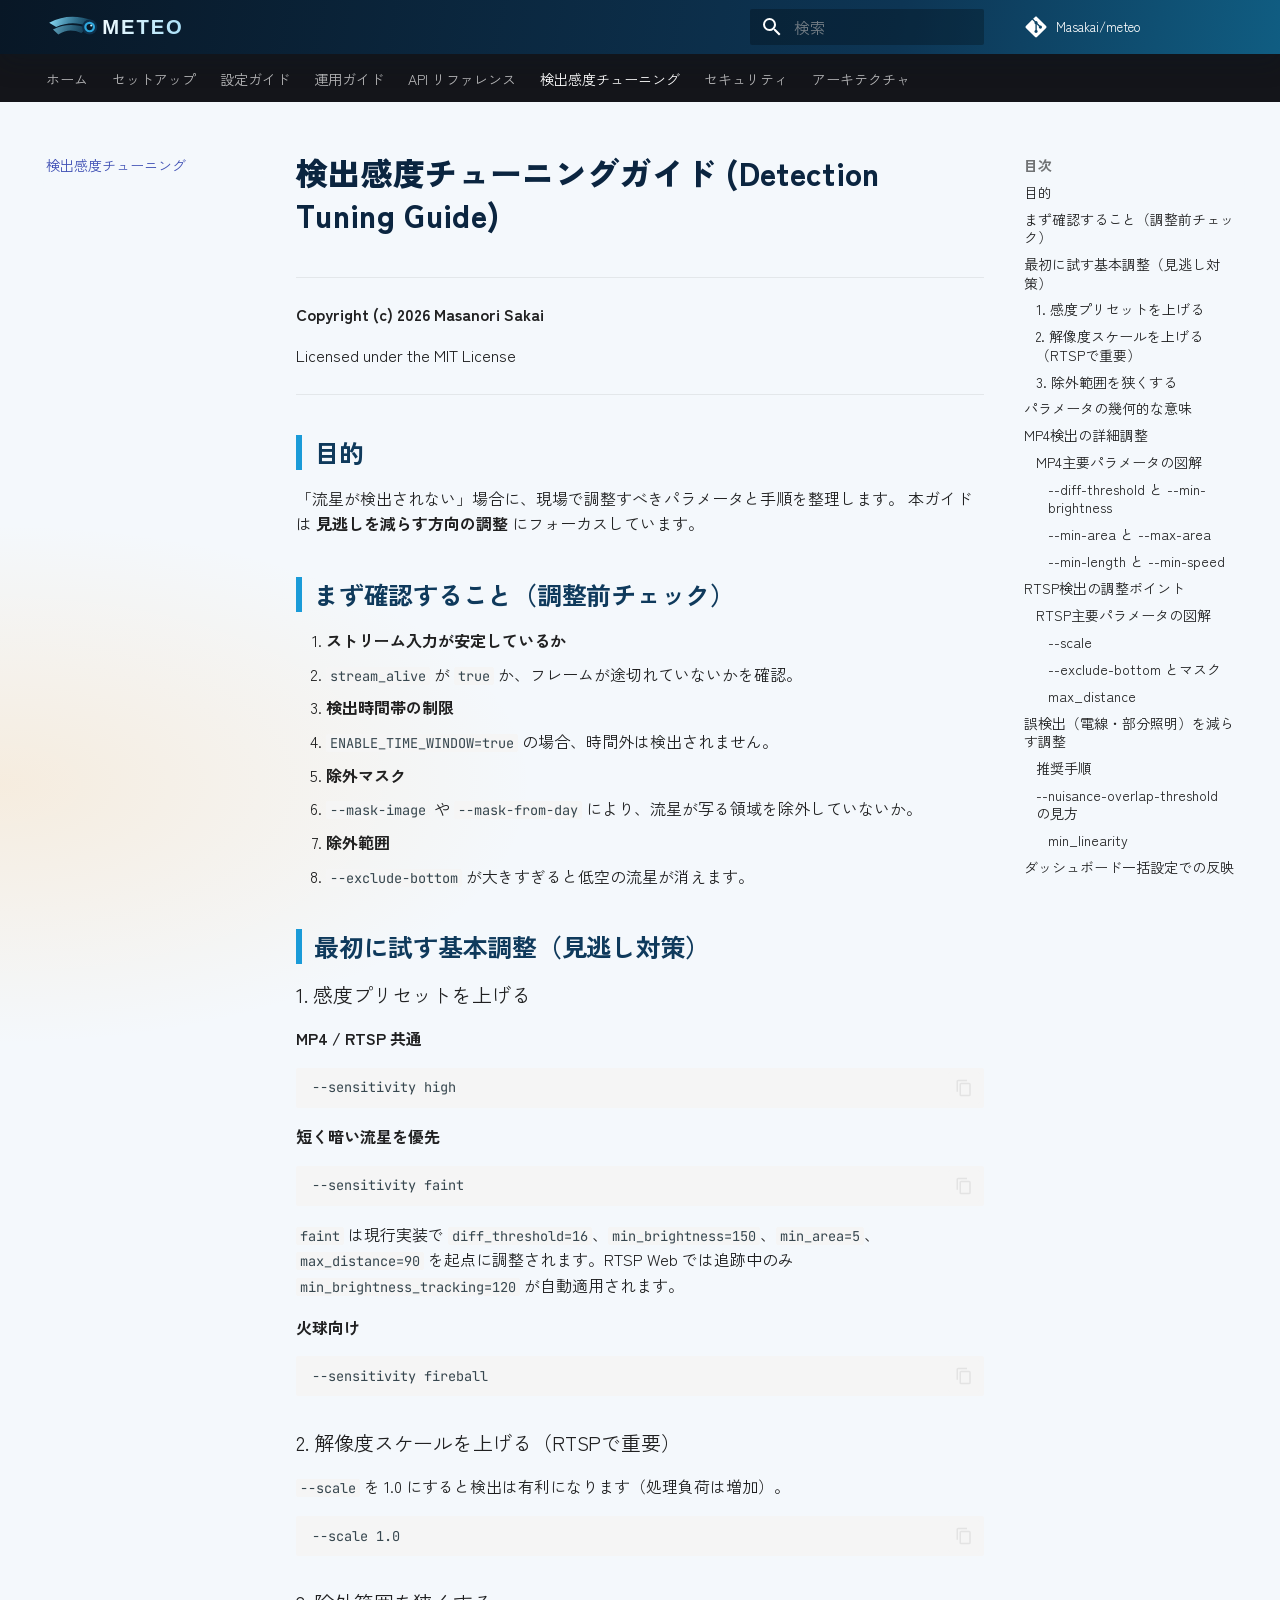
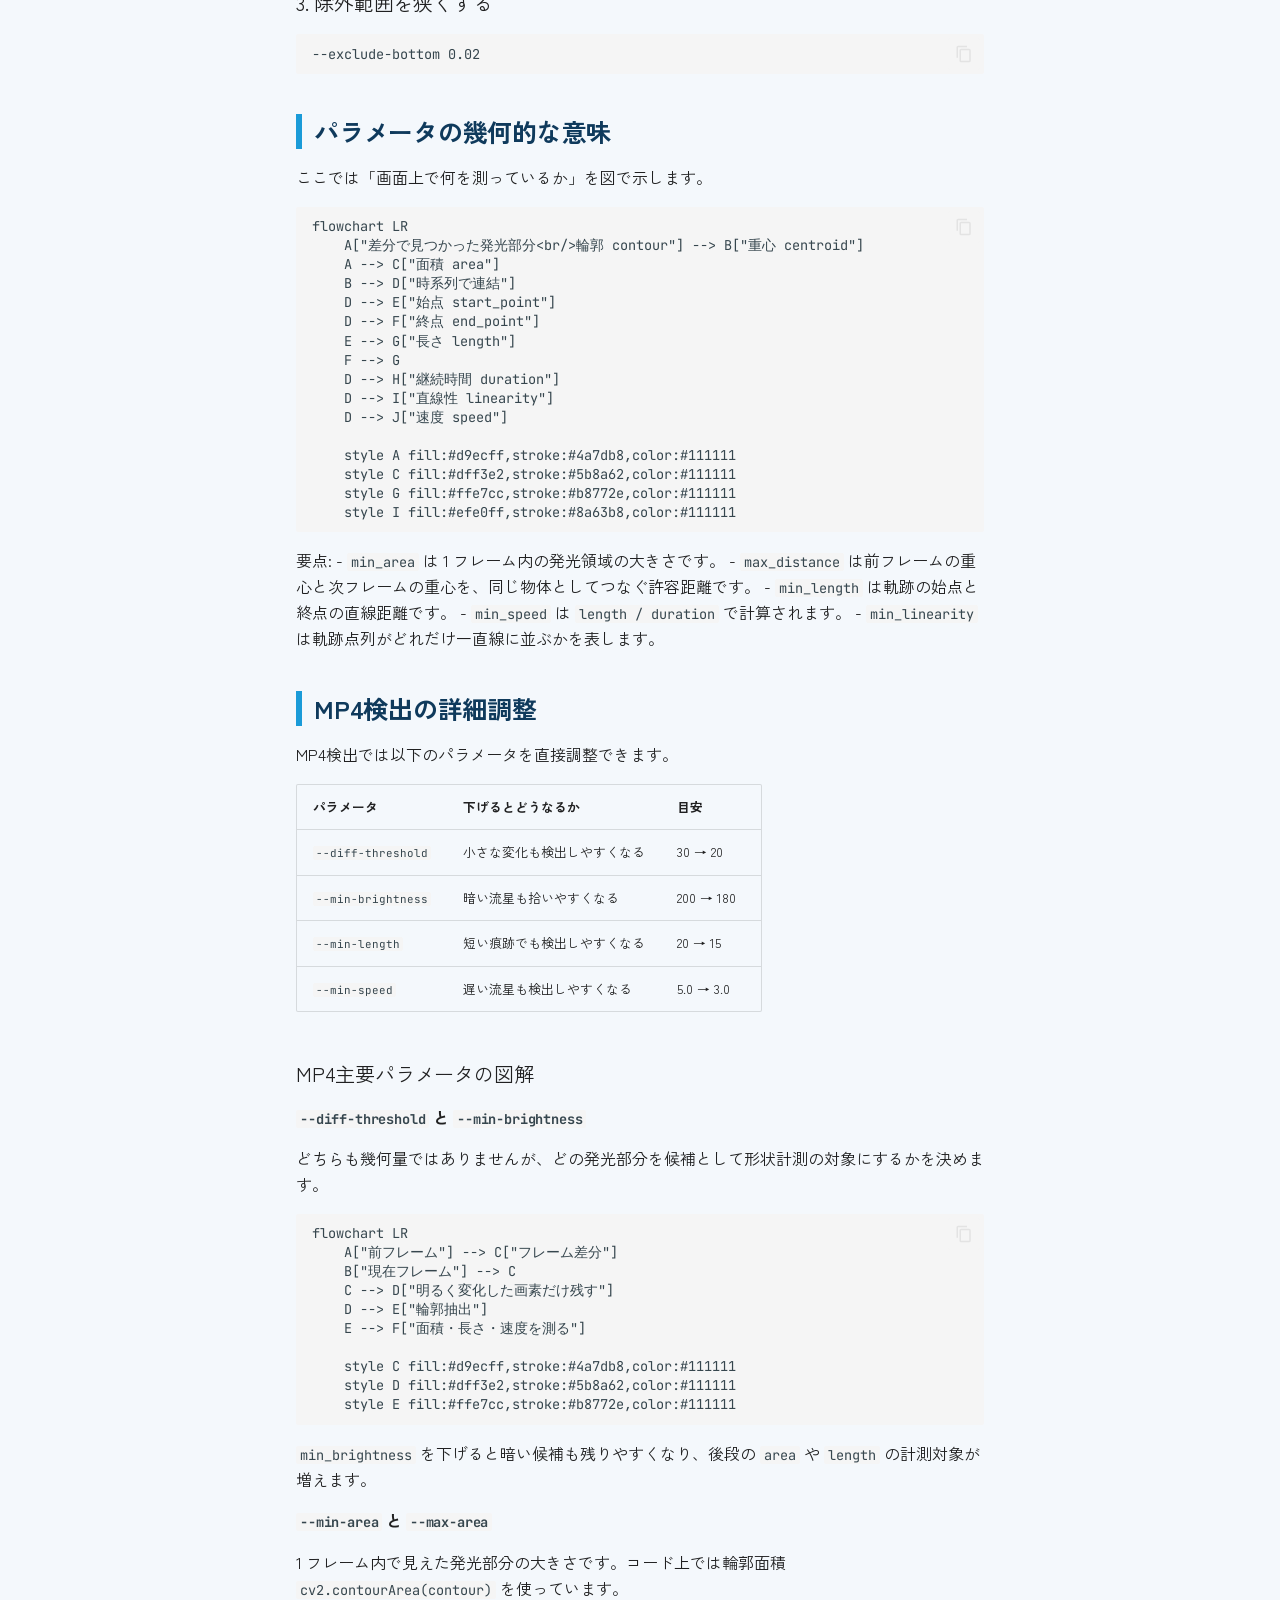
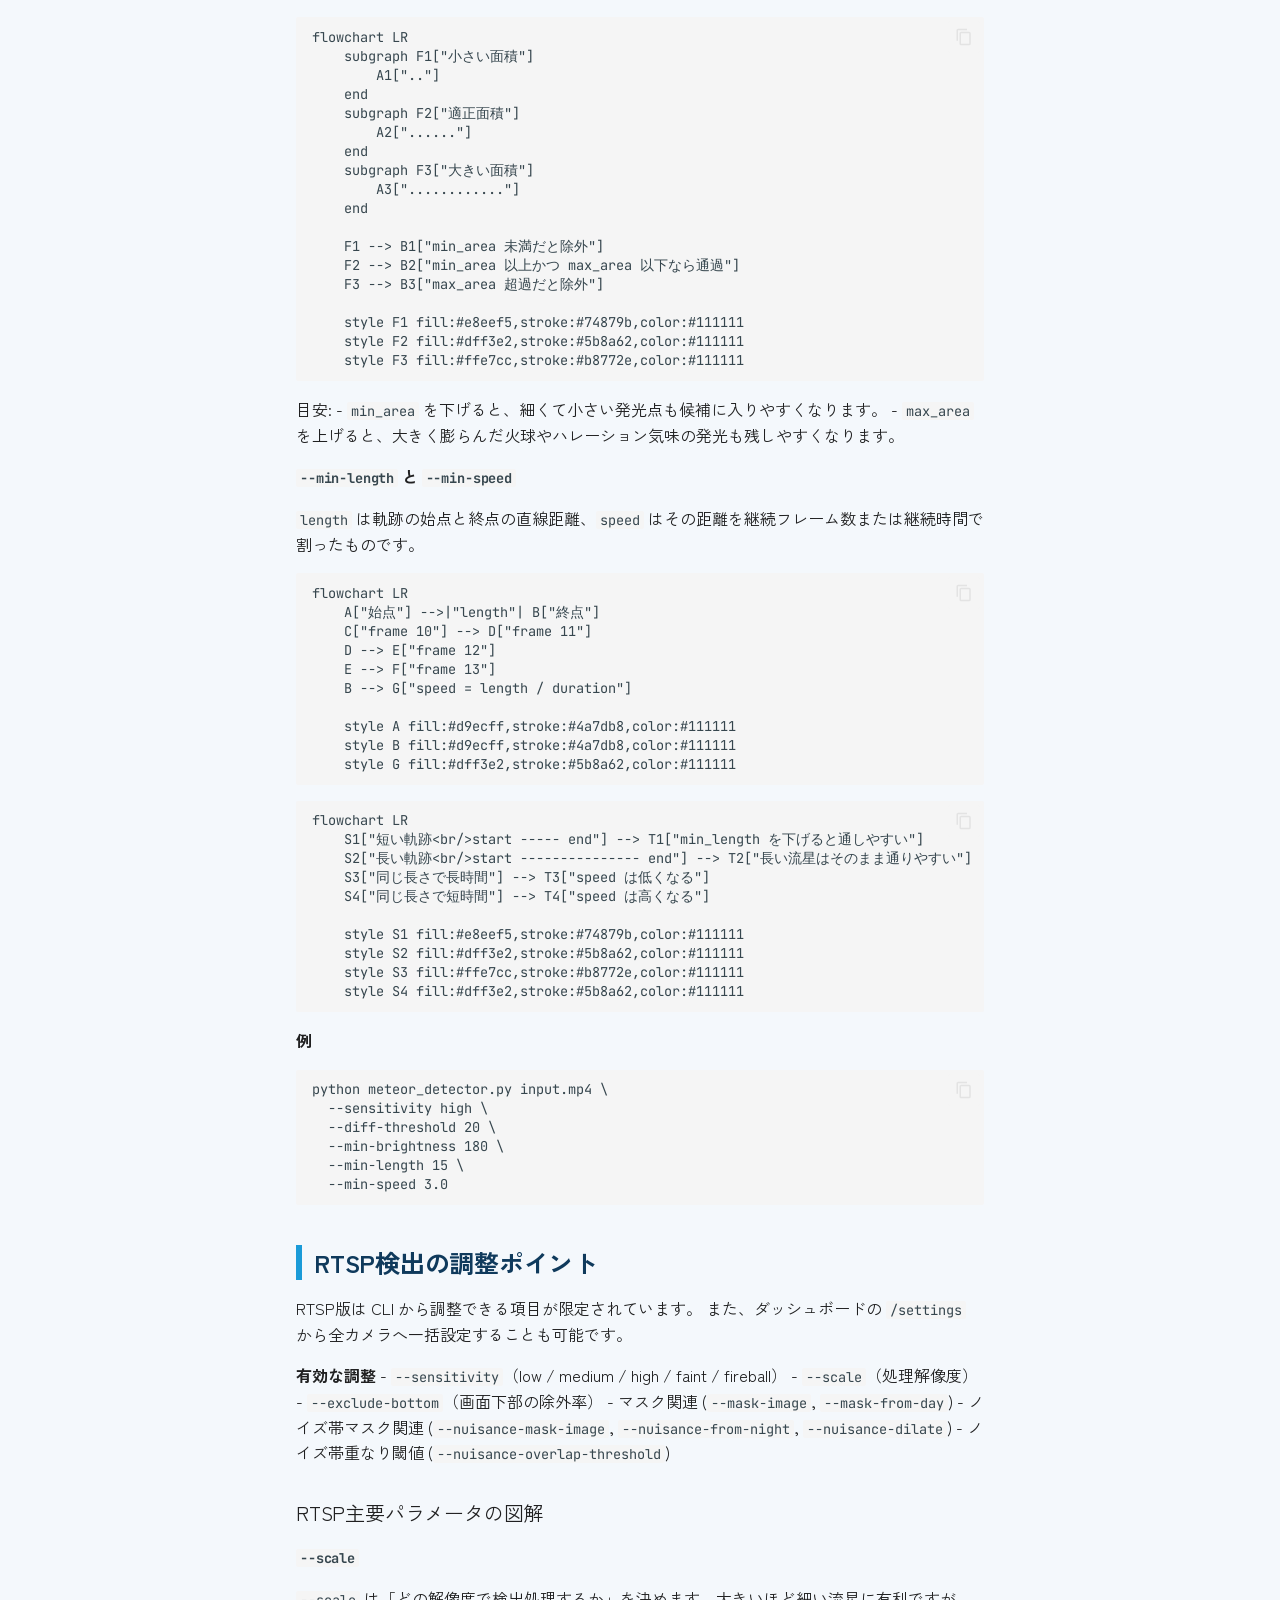
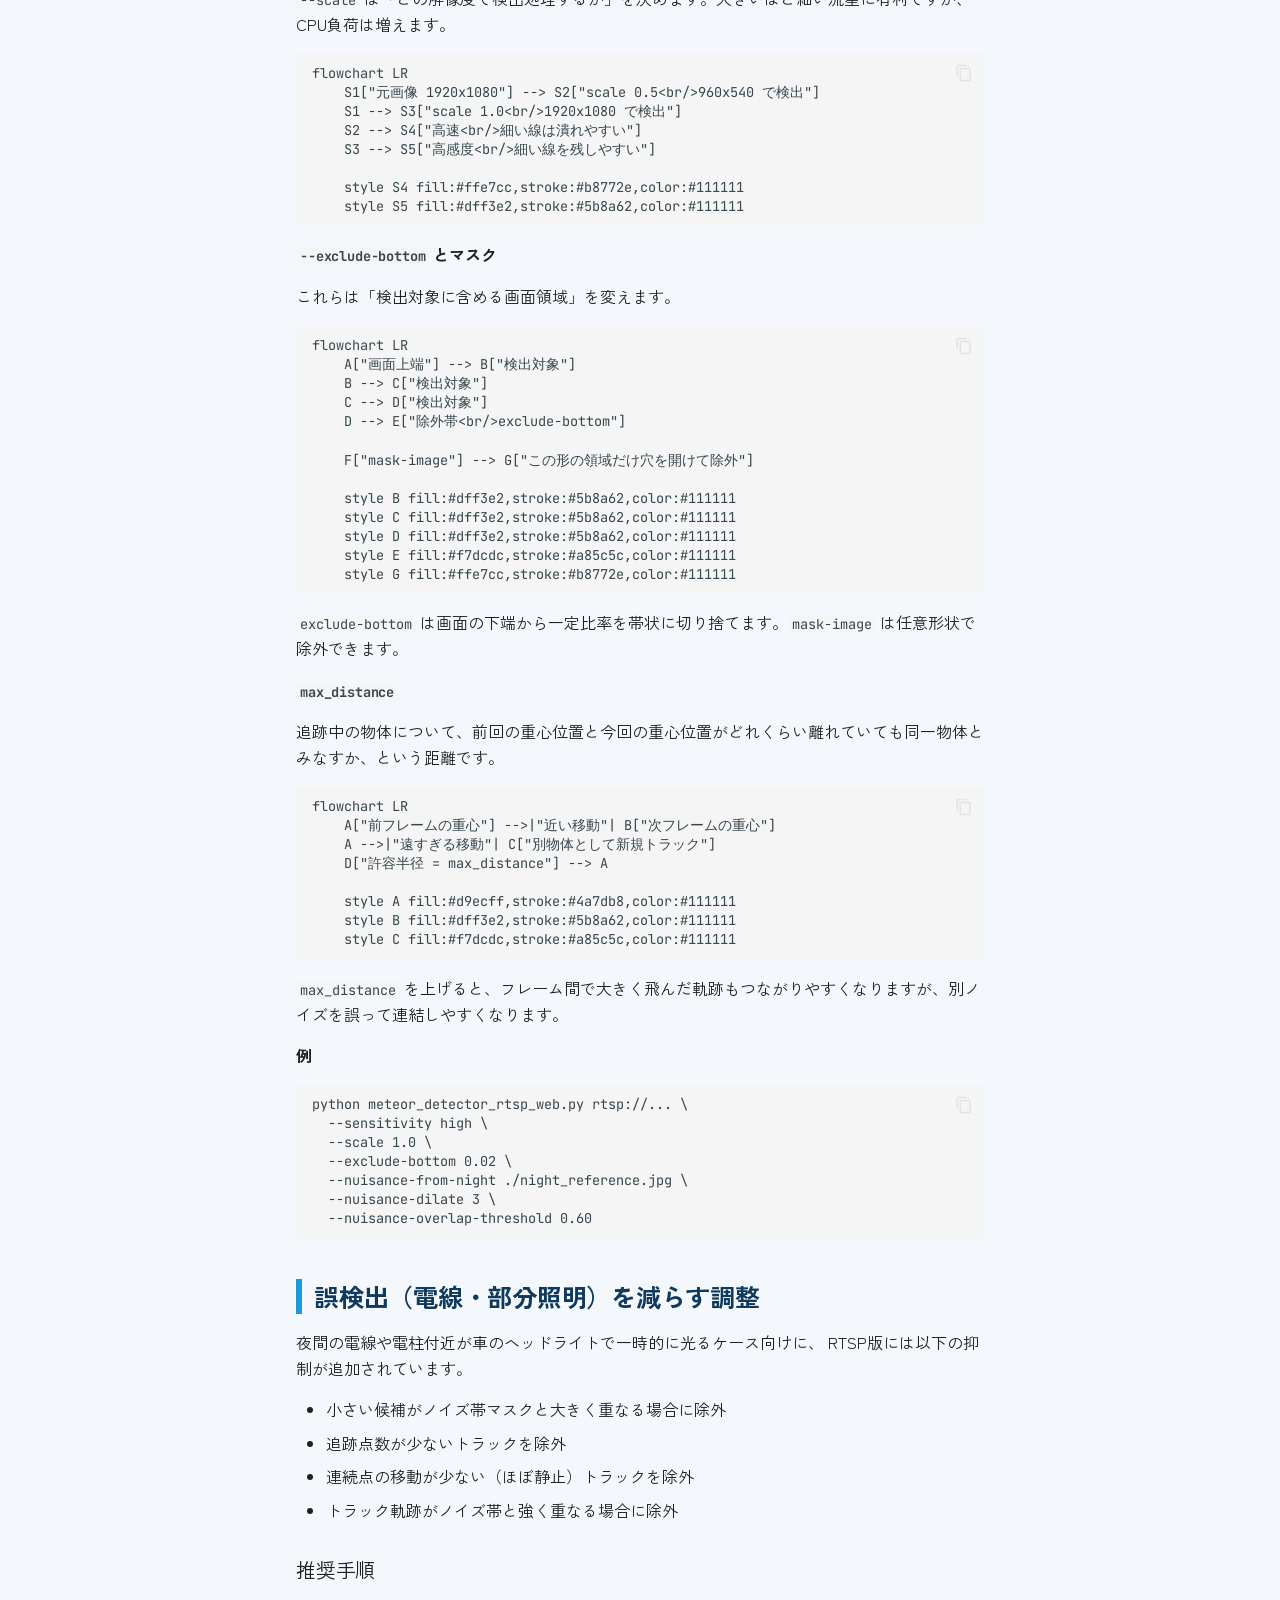
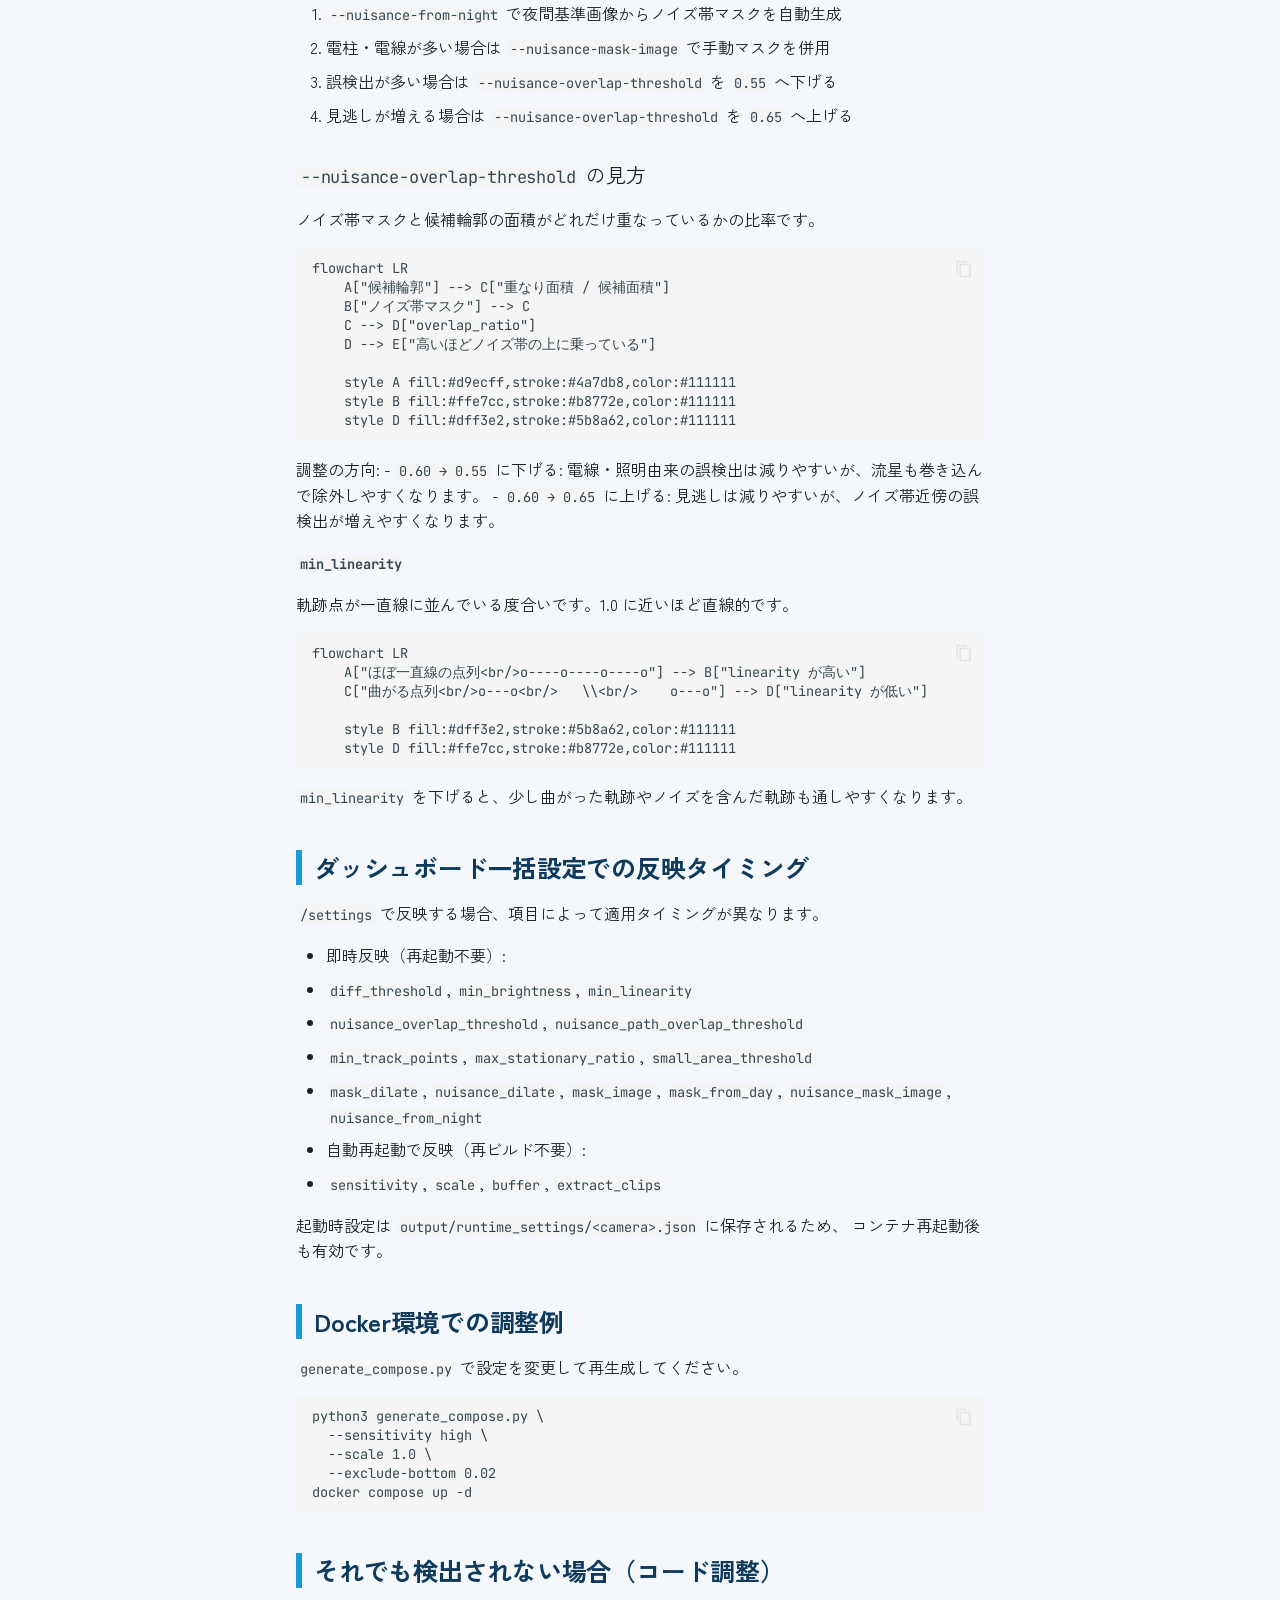
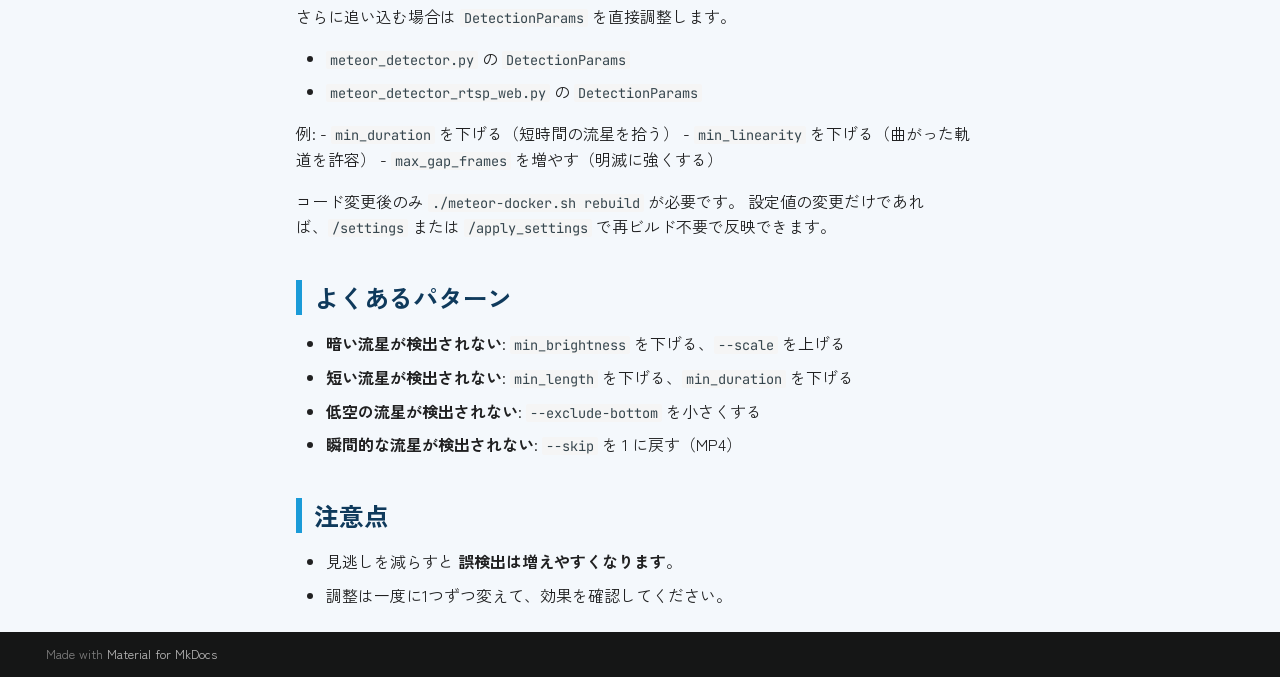
<file: site/DETECTION_TUNING/index.html>
<!doctype html>
<html lang="ja" class="no-js">
  <head>
    
      <meta charset="utf-8">
      <meta name="viewport" content="width=device-width,initial-scale=1">
      
        <meta name="description" content="流星・雲検出システム Meteo の公式ドキュメント">
      
      
      
        <link rel="canonical" href="https://masakai.github.io/meteo/DETECTION_TUNING/">
      
      
        <link rel="prev" href="../API_REFERENCE/">
      
      
        <link rel="next" href="../SECURITY/">
      
      
        
      
      
      <link rel="icon" href="../assets/mascot-meteo-cam.svg">
      <meta name="generator" content="mkdocs-1.6.1, mkdocs-material-9.7.5">
    
    
      
        <title>検出感度チューニング - Meteo Documentation</title>
      
    
    
      <link rel="stylesheet" href="../assets/stylesheets/main.484c7ddc.min.css">
      
        
        <link rel="stylesheet" href="../assets/stylesheets/palette.ab4e12ef.min.css">
      
      


    
    
      
    
    
      
        
        
        <link rel="preconnect" href="https://fonts.gstatic.com" crossorigin>
        <link rel="stylesheet" href="https://fonts.googleapis.com/css?family=Zen+Kaku+Gothic+New:300,300i,400,400i,700,700i%7CJetBrains+Mono:400,400i,700,700i&display=fallback">
        <style>:root{--md-text-font:"Zen Kaku Gothic New";--md-code-font:"JetBrains Mono"}</style>
      
    
    
      <link rel="stylesheet" href="../stylesheets/extra.css">
    
    <script>__md_scope=new URL("..",location),__md_hash=e=>[...e].reduce(((e,_)=>(e<<5)-e+_.charCodeAt(0)),0),__md_get=(e,_=localStorage,t=__md_scope)=>JSON.parse(_.getItem(t.pathname+"."+e)),__md_set=(e,_,t=localStorage,a=__md_scope)=>{try{t.setItem(a.pathname+"."+e,JSON.stringify(_))}catch(e){}}</script>
    
      

    
    
  
  <meta property="og:site_name" content="Meteo Documentation">
  <meta property="og:type" content="website">
  <meta property="og:title" content="検出感度チューニング | Meteo Documentation">
  <meta property="og:description" content="流星・雲検出システム Meteo の公式ドキュメント">
  <meta property="og:url" content="https://masakai.github.io/meteo/DETECTION_TUNING/">
  <meta property="og:image" content="https://masakai.github.io/meteo/assets/ogp-meteo-card.png">
  <meta property="og:image:secure_url" content="https://masakai.github.io/meteo/assets/ogp-meteo-card.png">
  <meta property="og:image:type" content="image/png">
  <meta property="og:image:width" content="1200">
  <meta property="og:image:height" content="630">

  <meta name="twitter:card" content="summary_large_image">
  <meta name="twitter:title" content="検出感度チューニング | Meteo Documentation">
  <meta name="twitter:description" content="流星・雲検出システム Meteo の公式ドキュメント">
  <meta name="twitter:image" content="https://masakai.github.io/meteo/assets/ogp-meteo-card.png">
  <script>
    document$.subscribe(function() {
      if (!window.mermaid) return;
      window.mermaid.initialize({
        startOnLoad: true,
        theme: "base",
        themeVariables: {
          primaryColor: "#e2ecff",
          primaryTextColor: "#111111",
          primaryBorderColor: "#7a92bf",
          secondaryColor: "#dff3e2",
          secondaryTextColor: "#111111",
          secondaryBorderColor: "#6f9a79",
          tertiaryColor: "#ffe8cc",
          tertiaryTextColor: "#111111",
          tertiaryBorderColor: "#c28a4a",
          lineColor: "#7b8794",
          textColor: "#111111",
          mainBkg: "#e2ecff",
          nodeBkg: "#e2ecff",
          nodeBorder: "#7a92bf",
          clusterBkg: "#f7f4ff",
          clusterBorder: "#b8abd9",
          defaultLinkColor: "#7b8794",
          titleColor: "#111111",
          edgeLabelBackground: "#ffffff",
          actorBkg: "#e2ecff",
          actorBorder: "#7a92bf",
          actorTextColor: "#111111",
          actorLineColor: "#7b8794",
          signalColor: "#111111",
          signalTextColor: "#111111",
          labelBoxBkgColor: "#fff7e8",
          labelBoxBorderColor: "#c28a4a",
          labelTextColor: "#111111",
          loopTextColor: "#111111",
          noteBkgColor: "#fff7e8",
          noteBorderColor: "#d1b27c",
          noteTextColor: "#111111",
          activationBkgColor: "#efe6ff",
          activationBorderColor: "#ab92cf",
          sectionBkgColor: "#f8fbff",
          altSectionBkgColor: "#fef6ea",
          gridColor: "#d6deea",
          cScale0: "#f8d7da",
          cScale1: "#ffe3c4",
          cScale2: "#fff1bf",
          cScale3: "#dff3e2",
          cScale4: "#e2ecff",
          cScale5: "#efe6ff",
          cScale6: "#f7dff0",
          cScale7: "#dff2f6"
        }
      });
    });
  </script>

  </head>
  
  
    
    
      
    
    
    
    
    <body dir="ltr" data-md-color-scheme="default" data-md-color-primary="black" data-md-color-accent="light-blue">
  
    
    <input class="md-toggle" data-md-toggle="drawer" type="checkbox" id="__drawer" autocomplete="off">
    <input class="md-toggle" data-md-toggle="search" type="checkbox" id="__search" autocomplete="off">
    <label class="md-overlay" for="__drawer"></label>
    <div data-md-component="skip">
      
        
        <a href="#detection-tuning-guide" class="md-skip">
          コンテンツにスキップ
        </a>
      
    </div>
    <div data-md-component="announce">
      
    </div>
    
    
      

<header class="md-header" data-md-component="header">
  <nav class="md-header__inner md-grid" aria-label="ヘッダー">
    <a href=".." title="Meteo Documentation" class="md-header__button md-logo" aria-label="Meteo Documentation" data-md-component="logo">
      
  <img src="../assets/meteo-logotype.svg" alt="logo">

    </a>
    <label class="md-header__button md-icon" for="__drawer">
      
      <svg xmlns="http://www.w3.org/2000/svg" viewBox="0 0 24 24"><path d="M3 6h18v2H3zm0 5h18v2H3zm0 5h18v2H3z"/></svg>
    </label>
    <div class="md-header__title" data-md-component="header-title">
      <div class="md-header__ellipsis">
        <div class="md-header__topic">
          <span class="md-ellipsis">
            Meteo Documentation
          </span>
        </div>
        <div class="md-header__topic" data-md-component="header-topic">
          <span class="md-ellipsis">
            
              検出感度チューニング
            
          </span>
        </div>
      </div>
    </div>
    
      
        <form class="md-header__option" data-md-component="palette">
  
    
    
    
    <input class="md-option" data-md-color-media="" data-md-color-scheme="default" data-md-color-primary="black" data-md-color-accent="light-blue"  aria-hidden="true"  type="radio" name="__palette" id="__palette_0">
    
  
    
    
    
    <input class="md-option" data-md-color-media="" data-md-color-scheme="slate" data-md-color-primary="black" data-md-color-accent="light-blue"  aria-label="ダークモードに切り替え"  type="radio" name="__palette" id="__palette_1">
    
      <label class="md-header__button md-icon" title="ダークモードに切り替え" for="__palette_0" hidden>
        <svg xmlns="http://www.w3.org/2000/svg" viewBox="0 0 24 24"><path d="m17.75 4.09-2.53 1.94.91 3.06-2.63-1.81-2.63 1.81.91-3.06-2.53-1.94L12.44 4l1.06-3 1.06 3zm3.5 6.91-1.64 1.25.59 1.98-1.7-1.17-1.7 1.17.59-1.98L15.75 11l2.06-.05L18.5 9l.69 1.95zm-2.28 4.95c.83-.08 1.72 1.1 1.19 1.85-.32.45-.66.87-1.08 1.27C15.17 23 8.84 23 4.94 19.07c-3.91-3.9-3.91-10.24 0-14.14.4-.4.82-.76 1.27-1.08.75-.53 1.93.36 1.85 1.19-.27 2.86.69 5.83 2.89 8.02a9.96 9.96 0 0 0 8.02 2.89m-1.64 2.02a12.08 12.08 0 0 1-7.8-3.47c-2.17-2.19-3.33-5-3.49-7.82-2.81 3.14-2.7 7.96.31 10.98 3.02 3.01 7.84 3.12 10.98.31"/></svg>
      </label>
    
  
</form>
      
    
    
      <script>var palette=__md_get("__palette");if(palette&&palette.color){if("(prefers-color-scheme)"===palette.color.media){var media=matchMedia("(prefers-color-scheme: light)"),input=document.querySelector(media.matches?"[data-md-color-media='(prefers-color-scheme: light)']":"[data-md-color-media='(prefers-color-scheme: dark)']");palette.color.media=input.getAttribute("data-md-color-media"),palette.color.scheme=input.getAttribute("data-md-color-scheme"),palette.color.primary=input.getAttribute("data-md-color-primary"),palette.color.accent=input.getAttribute("data-md-color-accent")}for(var[key,value]of Object.entries(palette.color))document.body.setAttribute("data-md-color-"+key,value)}</script>
    
    
    
      
      
        <label class="md-header__button md-icon" for="__search">
          
          <svg xmlns="http://www.w3.org/2000/svg" viewBox="0 0 24 24"><path d="M9.5 3A6.5 6.5 0 0 1 16 9.5c0 1.61-.59 3.09-1.56 4.23l.27.27h.79l5 5-1.5 1.5-5-5v-.79l-.27-.27A6.52 6.52 0 0 1 9.5 16 6.5 6.5 0 0 1 3 9.5 6.5 6.5 0 0 1 9.5 3m0 2C7 5 5 7 5 9.5S7 14 9.5 14 14 12 14 9.5 12 5 9.5 5"/></svg>
        </label>
        <div class="md-search" data-md-component="search" role="dialog">
  <label class="md-search__overlay" for="__search"></label>
  <div class="md-search__inner" role="search">
    <form class="md-search__form" name="search">
      <input type="text" class="md-search__input" name="query" aria-label="検索" placeholder="検索" autocapitalize="off" autocorrect="off" autocomplete="off" spellcheck="false" data-md-component="search-query" required>
      <label class="md-search__icon md-icon" for="__search">
        
        <svg xmlns="http://www.w3.org/2000/svg" viewBox="0 0 24 24"><path d="M9.5 3A6.5 6.5 0 0 1 16 9.5c0 1.61-.59 3.09-1.56 4.23l.27.27h.79l5 5-1.5 1.5-5-5v-.79l-.27-.27A6.52 6.52 0 0 1 9.5 16 6.5 6.5 0 0 1 3 9.5 6.5 6.5 0 0 1 9.5 3m0 2C7 5 5 7 5 9.5S7 14 9.5 14 14 12 14 9.5 12 5 9.5 5"/></svg>
        
        <svg xmlns="http://www.w3.org/2000/svg" viewBox="0 0 24 24"><path d="M20 11v2H8l5.5 5.5-1.42 1.42L4.16 12l7.92-7.92L13.5 5.5 8 11z"/></svg>
      </label>
      <nav class="md-search__options" aria-label="検索">
        
        <button type="reset" class="md-search__icon md-icon" title="クリア" aria-label="クリア" tabindex="-1">
          
          <svg xmlns="http://www.w3.org/2000/svg" viewBox="0 0 24 24"><path d="M19 6.41 17.59 5 12 10.59 6.41 5 5 6.41 10.59 12 5 17.59 6.41 19 12 13.41 17.59 19 19 17.59 13.41 12z"/></svg>
        </button>
      </nav>
      
        <div class="md-search__suggest" data-md-component="search-suggest"></div>
      
    </form>
    <div class="md-search__output">
      <div class="md-search__scrollwrap" tabindex="0" data-md-scrollfix>
        <div class="md-search-result" data-md-component="search-result">
          <div class="md-search-result__meta">
            検索を初期化
          </div>
          <ol class="md-search-result__list" role="presentation"></ol>
        </div>
      </div>
    </div>
  </div>
</div>
      
    
    
      <div class="md-header__source">
        <a href="https://github.com/Masakai/meteo" title="リポジトリへ" class="md-source" data-md-component="source">
  <div class="md-source__icon md-icon">
    
    <svg xmlns="http://www.w3.org/2000/svg" viewBox="0 0 448 512"><!--! Font Awesome Free 7.1.0 by @fontawesome - https://fontawesome.com License - https://fontawesome.com/license/free (Icons: CC BY 4.0, Fonts: SIL OFL 1.1, Code: MIT License) Copyright 2025 Fonticons, Inc.--><path d="M439.6 236.1 244 40.5c-5.4-5.5-12.8-8.5-20.4-8.5s-15 3-20.4 8.4L162.5 81l51.5 51.5c27.1-9.1 52.7 16.8 43.4 43.7l49.7 49.7c34.2-11.8 61.2 31 35.5 56.7-26.5 26.5-70.2-2.9-56-37.3L240.3 199v121.9c25.3 12.5 22.3 41.8 9.1 55-6.4 6.4-15.2 10.1-24.3 10.1s-17.8-3.6-24.3-10.1c-17.6-17.6-11.1-46.9 11.2-56v-123c-20.8-8.5-24.6-30.7-18.6-45L142.6 101 8.5 235.1C3 240.6 0 247.9 0 255.5s3 15 8.5 20.4l195.6 195.7c5.4 5.4 12.7 8.4 20.4 8.4s15-3 20.4-8.4l194.7-194.7c5.4-5.4 8.4-12.8 8.4-20.4s-3-15-8.4-20.4"/></svg>
  </div>
  <div class="md-source__repository">
    Masakai/meteo
  </div>
</a>
      </div>
    
  </nav>
  
</header>
    
    <div class="md-container" data-md-component="container">
      
      
        
          
            
<nav class="md-tabs" aria-label="タブ" data-md-component="tabs">
  <div class="md-grid">
    <ul class="md-tabs__list">
      
        
  
  
  
  
    <li class="md-tabs__item">
      <a href=".." class="md-tabs__link">
        
  
  
    
  
  ホーム

      </a>
    </li>
  

      
        
  
  
  
  
    <li class="md-tabs__item">
      <a href="../SETUP_GUIDE/" class="md-tabs__link">
        
  
  
    
  
  セットアップ

      </a>
    </li>
  

      
        
  
  
  
  
    <li class="md-tabs__item">
      <a href="../CONFIGURATION_GUIDE/" class="md-tabs__link">
        
  
  
    
  
  設定ガイド

      </a>
    </li>
  

      
        
  
  
  
  
    <li class="md-tabs__item">
      <a href="../OPERATIONS_GUIDE/" class="md-tabs__link">
        
  
  
    
  
  運用ガイド

      </a>
    </li>
  

      
        
  
  
  
  
    <li class="md-tabs__item">
      <a href="../API_REFERENCE/" class="md-tabs__link">
        
  
  
    
  
  API リファレンス

      </a>
    </li>
  

      
        
  
  
  
    
  
  
    <li class="md-tabs__item md-tabs__item--active">
      <a href="./" class="md-tabs__link">
        
  
  
    
  
  検出感度チューニング

      </a>
    </li>
  

      
        
  
  
  
  
    <li class="md-tabs__item">
      <a href="../SECURITY/" class="md-tabs__link">
        
  
  
    
  
  セキュリティ

      </a>
    </li>
  

      
        
  
  
  
  
    
    
      <li class="md-tabs__item">
        <a href="../ARCHITECTURE/" class="md-tabs__link">
          
  
  
  アーキテクチャ

        </a>
      </li>
    
  

      
    </ul>
  </div>
</nav>
          
        
      
      <main class="md-main" data-md-component="main">
        <div class="md-main__inner md-grid">
          
            
              
              <div class="md-sidebar md-sidebar--primary" data-md-component="sidebar" data-md-type="navigation" >
                <div class="md-sidebar__scrollwrap">
                  <div class="md-sidebar__inner">
                    


  


<nav class="md-nav md-nav--primary md-nav--lifted" aria-label="ナビゲーション" data-md-level="0">
  <label class="md-nav__title" for="__drawer">
    <a href=".." title="Meteo Documentation" class="md-nav__button md-logo" aria-label="Meteo Documentation" data-md-component="logo">
      
  <img src="../assets/meteo-logotype.svg" alt="logo">

    </a>
    Meteo Documentation
  </label>
  
    <div class="md-nav__source">
      <a href="https://github.com/Masakai/meteo" title="リポジトリへ" class="md-source" data-md-component="source">
  <div class="md-source__icon md-icon">
    
    <svg xmlns="http://www.w3.org/2000/svg" viewBox="0 0 448 512"><!--! Font Awesome Free 7.1.0 by @fontawesome - https://fontawesome.com License - https://fontawesome.com/license/free (Icons: CC BY 4.0, Fonts: SIL OFL 1.1, Code: MIT License) Copyright 2025 Fonticons, Inc.--><path d="M439.6 236.1 244 40.5c-5.4-5.5-12.8-8.5-20.4-8.5s-15 3-20.4 8.4L162.5 81l51.5 51.5c27.1-9.1 52.7 16.8 43.4 43.7l49.7 49.7c34.2-11.8 61.2 31 35.5 56.7-26.5 26.5-70.2-2.9-56-37.3L240.3 199v121.9c25.3 12.5 22.3 41.8 9.1 55-6.4 6.4-15.2 10.1-24.3 10.1s-17.8-3.6-24.3-10.1c-17.6-17.6-11.1-46.9 11.2-56v-123c-20.8-8.5-24.6-30.7-18.6-45L142.6 101 8.5 235.1C3 240.6 0 247.9 0 255.5s3 15 8.5 20.4l195.6 195.7c5.4 5.4 12.7 8.4 20.4 8.4s15-3 20.4-8.4l194.7-194.7c5.4-5.4 8.4-12.8 8.4-20.4s-3-15-8.4-20.4"/></svg>
  </div>
  <div class="md-source__repository">
    Masakai/meteo
  </div>
</a>
    </div>
  
  <ul class="md-nav__list" data-md-scrollfix>
    
      
      
  
  
  
  
    <li class="md-nav__item">
      <a href=".." class="md-nav__link">
        
  
  
  <span class="md-ellipsis">
    
  
    ホーム
  

    
  </span>
  
  

      </a>
    </li>
  

    
      
      
  
  
  
  
    <li class="md-nav__item">
      <a href="../SETUP_GUIDE/" class="md-nav__link">
        
  
  
  <span class="md-ellipsis">
    
  
    セットアップ
  

    
  </span>
  
  

      </a>
    </li>
  

    
      
      
  
  
  
  
    <li class="md-nav__item">
      <a href="../CONFIGURATION_GUIDE/" class="md-nav__link">
        
  
  
  <span class="md-ellipsis">
    
  
    設定ガイド
  

    
  </span>
  
  

      </a>
    </li>
  

    
      
      
  
  
  
  
    <li class="md-nav__item">
      <a href="../OPERATIONS_GUIDE/" class="md-nav__link">
        
  
  
  <span class="md-ellipsis">
    
  
    運用ガイド
  

    
  </span>
  
  

      </a>
    </li>
  

    
      
      
  
  
  
  
    <li class="md-nav__item">
      <a href="../API_REFERENCE/" class="md-nav__link">
        
  
  
  <span class="md-ellipsis">
    
  
    API リファレンス
  

    
  </span>
  
  

      </a>
    </li>
  

    
      
      
  
  
    
  
  
  
    <li class="md-nav__item md-nav__item--active">
      
      <input class="md-nav__toggle md-toggle" type="checkbox" id="__toc">
      
      
        
      
      
        <label class="md-nav__link md-nav__link--active" for="__toc">
          
  
  
  <span class="md-ellipsis">
    
  
    検出感度チューニング
  

    
  </span>
  
  

          <span class="md-nav__icon md-icon"></span>
        </label>
      
      <a href="./" class="md-nav__link md-nav__link--active">
        
  
  
  <span class="md-ellipsis">
    
  
    検出感度チューニング
  

    
  </span>
  
  

      </a>
      
        

<nav class="md-nav md-nav--secondary" aria-label="目次">
  
  
  
    
  
  
    <label class="md-nav__title" for="__toc">
      <span class="md-nav__icon md-icon"></span>
      目次
    </label>
    <ul class="md-nav__list" data-md-component="toc" data-md-scrollfix>
      
        <li class="md-nav__item">
  <a href="#_1" class="md-nav__link">
    <span class="md-ellipsis">
      
        目的
      
    </span>
  </a>
  
</li>
      
        <li class="md-nav__item">
  <a href="#_2" class="md-nav__link">
    <span class="md-ellipsis">
      
        まず確認すること（調整前チェック）
      
    </span>
  </a>
  
</li>
      
        <li class="md-nav__item">
  <a href="#_3" class="md-nav__link">
    <span class="md-ellipsis">
      
        最初に試す基本調整（見逃し対策）
      
    </span>
  </a>
  
    <nav class="md-nav" aria-label="最初に試す基本調整（見逃し対策）">
      <ul class="md-nav__list">
        
          <li class="md-nav__item">
  <a href="#1" class="md-nav__link">
    <span class="md-ellipsis">
      
        1. 感度プリセットを上げる
      
    </span>
  </a>
  
</li>
        
          <li class="md-nav__item">
  <a href="#2-rtsp" class="md-nav__link">
    <span class="md-ellipsis">
      
        2. 解像度スケールを上げる（RTSPで重要）
      
    </span>
  </a>
  
</li>
        
          <li class="md-nav__item">
  <a href="#3" class="md-nav__link">
    <span class="md-ellipsis">
      
        3. 除外範囲を狭くする
      
    </span>
  </a>
  
</li>
        
      </ul>
    </nav>
  
</li>
      
        <li class="md-nav__item">
  <a href="#_4" class="md-nav__link">
    <span class="md-ellipsis">
      
        パラメータの幾何的な意味
      
    </span>
  </a>
  
</li>
      
        <li class="md-nav__item">
  <a href="#mp4" class="md-nav__link">
    <span class="md-ellipsis">
      
        MP4検出の詳細調整
      
    </span>
  </a>
  
    <nav class="md-nav" aria-label="MP4検出の詳細調整">
      <ul class="md-nav__list">
        
          <li class="md-nav__item">
  <a href="#mp4_1" class="md-nav__link">
    <span class="md-ellipsis">
      
        MP4主要パラメータの図解
      
    </span>
  </a>
  
    <nav class="md-nav" aria-label="MP4主要パラメータの図解">
      <ul class="md-nav__list">
        
          <li class="md-nav__item">
  <a href="#-diff-threshold-min-brightness" class="md-nav__link">
    <span class="md-ellipsis">
      
        --diff-threshold と --min-brightness
      
    </span>
  </a>
  
</li>
        
          <li class="md-nav__item">
  <a href="#-min-area-max-area" class="md-nav__link">
    <span class="md-ellipsis">
      
        --min-area と --max-area
      
    </span>
  </a>
  
</li>
        
          <li class="md-nav__item">
  <a href="#-min-length-min-speed" class="md-nav__link">
    <span class="md-ellipsis">
      
        --min-length と --min-speed
      
    </span>
  </a>
  
</li>
        
      </ul>
    </nav>
  
</li>
        
      </ul>
    </nav>
  
</li>
      
        <li class="md-nav__item">
  <a href="#rtsp" class="md-nav__link">
    <span class="md-ellipsis">
      
        RTSP検出の調整ポイント
      
    </span>
  </a>
  
    <nav class="md-nav" aria-label="RTSP検出の調整ポイント">
      <ul class="md-nav__list">
        
          <li class="md-nav__item">
  <a href="#rtsp_1" class="md-nav__link">
    <span class="md-ellipsis">
      
        RTSP主要パラメータの図解
      
    </span>
  </a>
  
    <nav class="md-nav" aria-label="RTSP主要パラメータの図解">
      <ul class="md-nav__list">
        
          <li class="md-nav__item">
  <a href="#-scale" class="md-nav__link">
    <span class="md-ellipsis">
      
        --scale
      
    </span>
  </a>
  
</li>
        
          <li class="md-nav__item">
  <a href="#-exclude-bottom" class="md-nav__link">
    <span class="md-ellipsis">
      
        --exclude-bottom とマスク
      
    </span>
  </a>
  
</li>
        
          <li class="md-nav__item">
  <a href="#max_distance" class="md-nav__link">
    <span class="md-ellipsis">
      
        max_distance
      
    </span>
  </a>
  
</li>
        
      </ul>
    </nav>
  
</li>
        
      </ul>
    </nav>
  
</li>
      
        <li class="md-nav__item">
  <a href="#_5" class="md-nav__link">
    <span class="md-ellipsis">
      
        誤検出（電線・部分照明）を減らす調整
      
    </span>
  </a>
  
    <nav class="md-nav" aria-label="誤検出（電線・部分照明）を減らす調整">
      <ul class="md-nav__list">
        
          <li class="md-nav__item">
  <a href="#_6" class="md-nav__link">
    <span class="md-ellipsis">
      
        推奨手順
      
    </span>
  </a>
  
</li>
        
          <li class="md-nav__item">
  <a href="#-nuisance-overlap-threshold" class="md-nav__link">
    <span class="md-ellipsis">
      
        --nuisance-overlap-threshold の見方
      
    </span>
  </a>
  
    <nav class="md-nav" aria-label="--nuisance-overlap-threshold の見方">
      <ul class="md-nav__list">
        
          <li class="md-nav__item">
  <a href="#min_linearity" class="md-nav__link">
    <span class="md-ellipsis">
      
        min_linearity
      
    </span>
  </a>
  
</li>
        
      </ul>
    </nav>
  
</li>
        
      </ul>
    </nav>
  
</li>
      
        <li class="md-nav__item">
  <a href="#_7" class="md-nav__link">
    <span class="md-ellipsis">
      
        ダッシュボード一括設定での反映タイミング
      
    </span>
  </a>
  
</li>
      
        <li class="md-nav__item">
  <a href="#docker" class="md-nav__link">
    <span class="md-ellipsis">
      
        Docker環境での調整例
      
    </span>
  </a>
  
</li>
      
        <li class="md-nav__item">
  <a href="#_8" class="md-nav__link">
    <span class="md-ellipsis">
      
        それでも検出されない場合（コード調整）
      
    </span>
  </a>
  
</li>
      
        <li class="md-nav__item">
  <a href="#_9" class="md-nav__link">
    <span class="md-ellipsis">
      
        よくあるパターン
      
    </span>
  </a>
  
</li>
      
        <li class="md-nav__item">
  <a href="#_10" class="md-nav__link">
    <span class="md-ellipsis">
      
        注意点
      
    </span>
  </a>
  
</li>
      
    </ul>
  
</nav>
      
    </li>
  

    
      
      
  
  
  
  
    <li class="md-nav__item">
      <a href="../SECURITY/" class="md-nav__link">
        
  
  
  <span class="md-ellipsis">
    
  
    セキュリティ
  

    
  </span>
  
  

      </a>
    </li>
  

    
      
      
  
  
  
  
    
    
    
    
      
      
    
    
    <li class="md-nav__item md-nav__item--nested">
      
        
        
        <input class="md-nav__toggle md-toggle " type="checkbox" id="__nav_8" >
        
          
          <label class="md-nav__link" for="__nav_8" id="__nav_8_label" tabindex="0">
            
  
  
  <span class="md-ellipsis">
    
  
    アーキテクチャ
  

    
  </span>
  
  

            <span class="md-nav__icon md-icon"></span>
          </label>
        
        <nav class="md-nav" data-md-level="1" aria-labelledby="__nav_8_label" aria-expanded="false">
          <label class="md-nav__title" for="__nav_8">
            <span class="md-nav__icon md-icon"></span>
            
  
    アーキテクチャ
  

          </label>
          <ul class="md-nav__list" data-md-scrollfix>
            
              
                
  
  
  
  
    <li class="md-nav__item">
      <a href="../ARCHITECTURE/" class="md-nav__link">
        
  
  
  <span class="md-ellipsis">
    
  
    全体構成
  

    
  </span>
  
  

      </a>
    </li>
  

              
            
              
                
  
  
  
  
    <li class="md-nav__item">
      <a href="../DOCKER_ARCHITECTURE/" class="md-nav__link">
        
  
  
  <span class="md-ellipsis">
    
  
    Docker 構成
  

    
  </span>
  
  

      </a>
    </li>
  

              
            
              
                
  
  
  
  
    <li class="md-nav__item">
      <a href="../DETECTOR_COMPONENTS/" class="md-nav__link">
        
  
  
  <span class="md-ellipsis">
    
  
    検出コンポーネント
  

    
  </span>
  
  

      </a>
    </li>
  

              
            
              
                
  
  
  
  
    <li class="md-nav__item">
      <a href="../ASTRO_UTILS/" class="md-nav__link">
        
  
  
  <span class="md-ellipsis">
    
  
    天文計算モジュール
  

    
  </span>
  
  

      </a>
    </li>
  

              
            
          </ul>
        </nav>
      
    </li>
  

    
  </ul>
</nav>
                  </div>
                </div>
              </div>
            
            
              
              <div class="md-sidebar md-sidebar--secondary" data-md-component="sidebar" data-md-type="toc" >
                <div class="md-sidebar__scrollwrap">
                  <div class="md-sidebar__inner">
                    

<nav class="md-nav md-nav--secondary" aria-label="目次">
  
  
  
    
  
  
    <label class="md-nav__title" for="__toc">
      <span class="md-nav__icon md-icon"></span>
      目次
    </label>
    <ul class="md-nav__list" data-md-component="toc" data-md-scrollfix>
      
        <li class="md-nav__item">
  <a href="#_1" class="md-nav__link">
    <span class="md-ellipsis">
      
        目的
      
    </span>
  </a>
  
</li>
      
        <li class="md-nav__item">
  <a href="#_2" class="md-nav__link">
    <span class="md-ellipsis">
      
        まず確認すること（調整前チェック）
      
    </span>
  </a>
  
</li>
      
        <li class="md-nav__item">
  <a href="#_3" class="md-nav__link">
    <span class="md-ellipsis">
      
        最初に試す基本調整（見逃し対策）
      
    </span>
  </a>
  
    <nav class="md-nav" aria-label="最初に試す基本調整（見逃し対策）">
      <ul class="md-nav__list">
        
          <li class="md-nav__item">
  <a href="#1" class="md-nav__link">
    <span class="md-ellipsis">
      
        1. 感度プリセットを上げる
      
    </span>
  </a>
  
</li>
        
          <li class="md-nav__item">
  <a href="#2-rtsp" class="md-nav__link">
    <span class="md-ellipsis">
      
        2. 解像度スケールを上げる（RTSPで重要）
      
    </span>
  </a>
  
</li>
        
          <li class="md-nav__item">
  <a href="#3" class="md-nav__link">
    <span class="md-ellipsis">
      
        3. 除外範囲を狭くする
      
    </span>
  </a>
  
</li>
        
      </ul>
    </nav>
  
</li>
      
        <li class="md-nav__item">
  <a href="#_4" class="md-nav__link">
    <span class="md-ellipsis">
      
        パラメータの幾何的な意味
      
    </span>
  </a>
  
</li>
      
        <li class="md-nav__item">
  <a href="#mp4" class="md-nav__link">
    <span class="md-ellipsis">
      
        MP4検出の詳細調整
      
    </span>
  </a>
  
    <nav class="md-nav" aria-label="MP4検出の詳細調整">
      <ul class="md-nav__list">
        
          <li class="md-nav__item">
  <a href="#mp4_1" class="md-nav__link">
    <span class="md-ellipsis">
      
        MP4主要パラメータの図解
      
    </span>
  </a>
  
    <nav class="md-nav" aria-label="MP4主要パラメータの図解">
      <ul class="md-nav__list">
        
          <li class="md-nav__item">
  <a href="#-diff-threshold-min-brightness" class="md-nav__link">
    <span class="md-ellipsis">
      
        --diff-threshold と --min-brightness
      
    </span>
  </a>
  
</li>
        
          <li class="md-nav__item">
  <a href="#-min-area-max-area" class="md-nav__link">
    <span class="md-ellipsis">
      
        --min-area と --max-area
      
    </span>
  </a>
  
</li>
        
          <li class="md-nav__item">
  <a href="#-min-length-min-speed" class="md-nav__link">
    <span class="md-ellipsis">
      
        --min-length と --min-speed
      
    </span>
  </a>
  
</li>
        
      </ul>
    </nav>
  
</li>
        
      </ul>
    </nav>
  
</li>
      
        <li class="md-nav__item">
  <a href="#rtsp" class="md-nav__link">
    <span class="md-ellipsis">
      
        RTSP検出の調整ポイント
      
    </span>
  </a>
  
    <nav class="md-nav" aria-label="RTSP検出の調整ポイント">
      <ul class="md-nav__list">
        
          <li class="md-nav__item">
  <a href="#rtsp_1" class="md-nav__link">
    <span class="md-ellipsis">
      
        RTSP主要パラメータの図解
      
    </span>
  </a>
  
    <nav class="md-nav" aria-label="RTSP主要パラメータの図解">
      <ul class="md-nav__list">
        
          <li class="md-nav__item">
  <a href="#-scale" class="md-nav__link">
    <span class="md-ellipsis">
      
        --scale
      
    </span>
  </a>
  
</li>
        
          <li class="md-nav__item">
  <a href="#-exclude-bottom" class="md-nav__link">
    <span class="md-ellipsis">
      
        --exclude-bottom とマスク
      
    </span>
  </a>
  
</li>
        
          <li class="md-nav__item">
  <a href="#max_distance" class="md-nav__link">
    <span class="md-ellipsis">
      
        max_distance
      
    </span>
  </a>
  
</li>
        
      </ul>
    </nav>
  
</li>
        
      </ul>
    </nav>
  
</li>
      
        <li class="md-nav__item">
  <a href="#_5" class="md-nav__link">
    <span class="md-ellipsis">
      
        誤検出（電線・部分照明）を減らす調整
      
    </span>
  </a>
  
    <nav class="md-nav" aria-label="誤検出（電線・部分照明）を減らす調整">
      <ul class="md-nav__list">
        
          <li class="md-nav__item">
  <a href="#_6" class="md-nav__link">
    <span class="md-ellipsis">
      
        推奨手順
      
    </span>
  </a>
  
</li>
        
          <li class="md-nav__item">
  <a href="#-nuisance-overlap-threshold" class="md-nav__link">
    <span class="md-ellipsis">
      
        --nuisance-overlap-threshold の見方
      
    </span>
  </a>
  
    <nav class="md-nav" aria-label="--nuisance-overlap-threshold の見方">
      <ul class="md-nav__list">
        
          <li class="md-nav__item">
  <a href="#min_linearity" class="md-nav__link">
    <span class="md-ellipsis">
      
        min_linearity
      
    </span>
  </a>
  
</li>
        
      </ul>
    </nav>
  
</li>
        
      </ul>
    </nav>
  
</li>
      
        <li class="md-nav__item">
  <a href="#_7" class="md-nav__link">
    <span class="md-ellipsis">
      
        ダッシュボード一括設定での反映タイミング
      
    </span>
  </a>
  
</li>
      
        <li class="md-nav__item">
  <a href="#docker" class="md-nav__link">
    <span class="md-ellipsis">
      
        Docker環境での調整例
      
    </span>
  </a>
  
</li>
      
        <li class="md-nav__item">
  <a href="#_8" class="md-nav__link">
    <span class="md-ellipsis">
      
        それでも検出されない場合（コード調整）
      
    </span>
  </a>
  
</li>
      
        <li class="md-nav__item">
  <a href="#_9" class="md-nav__link">
    <span class="md-ellipsis">
      
        よくあるパターン
      
    </span>
  </a>
  
</li>
      
        <li class="md-nav__item">
  <a href="#_10" class="md-nav__link">
    <span class="md-ellipsis">
      
        注意点
      
    </span>
  </a>
  
</li>
      
    </ul>
  
</nav>
                  </div>
                </div>
              </div>
            
          
          
            <div class="md-content" data-md-component="content">
              
              <article class="md-content__inner md-typeset">
                
                  


  
  


<h1 id="detection-tuning-guide">検出感度チューニングガイド (Detection Tuning Guide)</h1>
<hr />
<p><strong>Copyright (c) 2026 Masanori Sakai</strong></p>
<p>Licensed under the MIT License</p>
<hr />
<h2 id="_1">目的</h2>
<p>「流星が検出されない」場合に、現場で調整すべきパラメータと手順を整理します。
本ガイドは <strong>見逃しを減らす方向の調整</strong> にフォーカスしています。</p>
<h2 id="_2">まず確認すること（調整前チェック）</h2>
<ol>
<li><strong>ストリーム入力が安定しているか</strong></li>
<li><code>stream_alive</code> が <code>true</code> か、フレームが途切れていないかを確認。</li>
<li><strong>検出時間帯の制限</strong></li>
<li><code>ENABLE_TIME_WINDOW=true</code> の場合、時間外は検出されません。</li>
<li><strong>除外マスク</strong></li>
<li><code>--mask-image</code> や <code>--mask-from-day</code> により、流星が写る領域を除外していないか。</li>
<li><strong>除外範囲</strong></li>
<li><code>--exclude-bottom</code> が大きすぎると低空の流星が消えます。</li>
</ol>
<h2 id="_3">最初に試す基本調整（見逃し対策）</h2>
<h3 id="1">1. 感度プリセットを上げる</h3>
<p><strong>MP4 / RTSP 共通</strong></p>
<pre><code class="language-bash">--sensitivity high
</code></pre>
<p><strong>短く暗い流星を優先</strong></p>
<pre><code class="language-bash">--sensitivity faint
</code></pre>
<p><code>faint</code> は現行実装で <code>diff_threshold=16</code>、<code>min_brightness=150</code>、<code>min_area=5</code>、<code>max_distance=90</code> を起点に調整されます。RTSP Web では追跡中のみ <code>min_brightness_tracking=120</code> が自動適用されます。</p>
<p><strong>火球向け</strong></p>
<pre><code class="language-bash">--sensitivity fireball
</code></pre>
<h3 id="2-rtsp">2. 解像度スケールを上げる（RTSPで重要）</h3>
<p><code>--scale</code> を 1.0 にすると検出は有利になります（処理負荷は増加）。</p>
<pre><code class="language-bash">--scale 1.0
</code></pre>
<h3 id="3">3. 除外範囲を狭くする</h3>
<pre><code class="language-bash">--exclude-bottom 0.02
</code></pre>
<h2 id="_4">パラメータの幾何的な意味</h2>
<p>ここでは「画面上で何を測っているか」を図で示します。</p>
<pre><code class="language-mermaid">flowchart LR
    A[&quot;差分で見つかった発光部分&lt;br/&gt;輪郭 contour&quot;] --&gt; B[&quot;重心 centroid&quot;]
    A --&gt; C[&quot;面積 area&quot;]
    B --&gt; D[&quot;時系列で連結&quot;]
    D --&gt; E[&quot;始点 start_point&quot;]
    D --&gt; F[&quot;終点 end_point&quot;]
    E --&gt; G[&quot;長さ length&quot;]
    F --&gt; G
    D --&gt; H[&quot;継続時間 duration&quot;]
    D --&gt; I[&quot;直線性 linearity&quot;]
    D --&gt; J[&quot;速度 speed&quot;]

    style A fill:#d9ecff,stroke:#4a7db8,color:#111111
    style C fill:#dff3e2,stroke:#5b8a62,color:#111111
    style G fill:#ffe7cc,stroke:#b8772e,color:#111111
    style I fill:#efe0ff,stroke:#8a63b8,color:#111111
</code></pre>
<p>要点:
- <code>min_area</code> は 1 フレーム内の発光領域の大きさです。
- <code>max_distance</code> は前フレームの重心と次フレームの重心を、同じ物体としてつなぐ許容距離です。
- <code>min_length</code> は軌跡の始点と終点の直線距離です。
- <code>min_speed</code> は <code>length / duration</code> で計算されます。
- <code>min_linearity</code> は軌跡点列がどれだけ一直線に並ぶかを表します。</p>
<h2 id="mp4">MP4検出の詳細調整</h2>
<p>MP4検出では以下のパラメータを直接調整できます。</p>
<table>
<thead>
<tr>
<th>パラメータ</th>
<th>下げるとどうなるか</th>
<th>目安</th>
</tr>
</thead>
<tbody>
<tr>
<td><code>--diff-threshold</code></td>
<td>小さな変化も検出しやすくなる</td>
<td>30 → 20</td>
</tr>
<tr>
<td><code>--min-brightness</code></td>
<td>暗い流星も拾いやすくなる</td>
<td>200 → 180</td>
</tr>
<tr>
<td><code>--min-length</code></td>
<td>短い痕跡でも検出しやすくなる</td>
<td>20 → 15</td>
</tr>
<tr>
<td><code>--min-speed</code></td>
<td>遅い流星も検出しやすくなる</td>
<td>5.0 → 3.0</td>
</tr>
</tbody>
</table>
<h3 id="mp4_1">MP4主要パラメータの図解</h3>
<h4 id="-diff-threshold-min-brightness"><code>--diff-threshold</code> と <code>--min-brightness</code></h4>
<p>どちらも幾何量ではありませんが、どの発光部分を候補として形状計測の対象にするかを決めます。</p>
<pre><code class="language-mermaid">flowchart LR
    A[&quot;前フレーム&quot;] --&gt; C[&quot;フレーム差分&quot;]
    B[&quot;現在フレーム&quot;] --&gt; C
    C --&gt; D[&quot;明るく変化した画素だけ残す&quot;]
    D --&gt; E[&quot;輪郭抽出&quot;]
    E --&gt; F[&quot;面積・長さ・速度を測る&quot;]

    style C fill:#d9ecff,stroke:#4a7db8,color:#111111
    style D fill:#dff3e2,stroke:#5b8a62,color:#111111
    style E fill:#ffe7cc,stroke:#b8772e,color:#111111
</code></pre>
<p><code>min_brightness</code> を下げると暗い候補も残りやすくなり、後段の <code>area</code> や <code>length</code> の計測対象が増えます。</p>
<h4 id="-min-area-max-area"><code>--min-area</code> と <code>--max-area</code></h4>
<p>1 フレーム内で見えた発光部分の大きさです。コード上では輪郭面積 <code>cv2.contourArea(contour)</code> を使っています。</p>
<pre><code class="language-mermaid">flowchart LR
    subgraph F1[&quot;小さい面積&quot;]
        A1[&quot;..&quot;]
    end
    subgraph F2[&quot;適正面積&quot;]
        A2[&quot;......&quot;]
    end
    subgraph F3[&quot;大きい面積&quot;]
        A3[&quot;............&quot;]
    end

    F1 --&gt; B1[&quot;min_area 未満だと除外&quot;]
    F2 --&gt; B2[&quot;min_area 以上かつ max_area 以下なら通過&quot;]
    F3 --&gt; B3[&quot;max_area 超過だと除外&quot;]

    style F1 fill:#e8eef5,stroke:#74879b,color:#111111
    style F2 fill:#dff3e2,stroke:#5b8a62,color:#111111
    style F3 fill:#ffe7cc,stroke:#b8772e,color:#111111
</code></pre>
<p>目安:
- <code>min_area</code> を下げると、細くて小さい発光点も候補に入りやすくなります。
- <code>max_area</code> を上げると、大きく膨らんだ火球やハレーション気味の発光も残しやすくなります。</p>
<h4 id="-min-length-min-speed"><code>--min-length</code> と <code>--min-speed</code></h4>
<p><code>length</code> は軌跡の始点と終点の直線距離、<code>speed</code> はその距離を継続フレーム数または継続時間で割ったものです。</p>
<pre><code class="language-mermaid">flowchart LR
    A[&quot;始点&quot;] --&gt;|&quot;length&quot;| B[&quot;終点&quot;]
    C[&quot;frame 10&quot;] --&gt; D[&quot;frame 11&quot;]
    D --&gt; E[&quot;frame 12&quot;]
    E --&gt; F[&quot;frame 13&quot;]
    B --&gt; G[&quot;speed = length / duration&quot;]

    style A fill:#d9ecff,stroke:#4a7db8,color:#111111
    style B fill:#d9ecff,stroke:#4a7db8,color:#111111
    style G fill:#dff3e2,stroke:#5b8a62,color:#111111
</code></pre>
<pre><code class="language-mermaid">flowchart LR
    S1[&quot;短い軌跡&lt;br/&gt;start ----- end&quot;] --&gt; T1[&quot;min_length を下げると通しやすい&quot;]
    S2[&quot;長い軌跡&lt;br/&gt;start --------------- end&quot;] --&gt; T2[&quot;長い流星はそのまま通りやすい&quot;]
    S3[&quot;同じ長さで長時間&quot;] --&gt; T3[&quot;speed は低くなる&quot;]
    S4[&quot;同じ長さで短時間&quot;] --&gt; T4[&quot;speed は高くなる&quot;]

    style S1 fill:#e8eef5,stroke:#74879b,color:#111111
    style S2 fill:#dff3e2,stroke:#5b8a62,color:#111111
    style S3 fill:#ffe7cc,stroke:#b8772e,color:#111111
    style S4 fill:#dff3e2,stroke:#5b8a62,color:#111111
</code></pre>
<p><strong>例</strong></p>
<pre><code class="language-bash">python meteor_detector.py input.mp4 \
  --sensitivity high \
  --diff-threshold 20 \
  --min-brightness 180 \
  --min-length 15 \
  --min-speed 3.0
</code></pre>
<h2 id="rtsp">RTSP検出の調整ポイント</h2>
<p>RTSP版は CLI から調整できる項目が限定されています。
また、ダッシュボードの <code>/settings</code> から全カメラへ一括設定することも可能です。</p>
<p><strong>有効な調整</strong>
- <code>--sensitivity</code>（low / medium / high / faint / fireball）
- <code>--scale</code>（処理解像度）
- <code>--exclude-bottom</code>（画面下部の除外率）
- マスク関連 (<code>--mask-image</code>, <code>--mask-from-day</code>)
- ノイズ帯マスク関連 (<code>--nuisance-mask-image</code>, <code>--nuisance-from-night</code>, <code>--nuisance-dilate</code>)
- ノイズ帯重なり閾値 (<code>--nuisance-overlap-threshold</code>)</p>
<h3 id="rtsp_1">RTSP主要パラメータの図解</h3>
<h4 id="-scale"><code>--scale</code></h4>
<p><code>--scale</code> は「どの解像度で検出処理するか」を決めます。大きいほど細い流星に有利ですが、CPU負荷は増えます。</p>
<pre><code class="language-mermaid">flowchart LR
    S1[&quot;元画像 1920x1080&quot;] --&gt; S2[&quot;scale 0.5&lt;br/&gt;960x540 で検出&quot;]
    S1 --&gt; S3[&quot;scale 1.0&lt;br/&gt;1920x1080 で検出&quot;]
    S2 --&gt; S4[&quot;高速&lt;br/&gt;細い線は潰れやすい&quot;]
    S3 --&gt; S5[&quot;高感度&lt;br/&gt;細い線を残しやすい&quot;]

    style S4 fill:#ffe7cc,stroke:#b8772e,color:#111111
    style S5 fill:#dff3e2,stroke:#5b8a62,color:#111111
</code></pre>
<h4 id="-exclude-bottom"><code>--exclude-bottom</code> とマスク</h4>
<p>これらは「検出対象に含める画面領域」を変えます。</p>
<pre><code class="language-mermaid">flowchart LR
    A[&quot;画面上端&quot;] --&gt; B[&quot;検出対象&quot;]
    B --&gt; C[&quot;検出対象&quot;]
    C --&gt; D[&quot;検出対象&quot;]
    D --&gt; E[&quot;除外帯&lt;br/&gt;exclude-bottom&quot;]

    F[&quot;mask-image&quot;] --&gt; G[&quot;この形の領域だけ穴を開けて除外&quot;]

    style B fill:#dff3e2,stroke:#5b8a62,color:#111111
    style C fill:#dff3e2,stroke:#5b8a62,color:#111111
    style D fill:#dff3e2,stroke:#5b8a62,color:#111111
    style E fill:#f7dcdc,stroke:#a85c5c,color:#111111
    style G fill:#ffe7cc,stroke:#b8772e,color:#111111
</code></pre>
<p><code>exclude-bottom</code> は画面の下端から一定比率を帯状に切り捨てます。<code>mask-image</code> は任意形状で除外できます。</p>
<h4 id="max_distance"><code>max_distance</code></h4>
<p>追跡中の物体について、前回の重心位置と今回の重心位置がどれくらい離れていても同一物体とみなすか、という距離です。</p>
<pre><code class="language-mermaid">flowchart LR
    A[&quot;前フレームの重心&quot;] --&gt;|&quot;近い移動&quot;| B[&quot;次フレームの重心&quot;]
    A --&gt;|&quot;遠すぎる移動&quot;| C[&quot;別物体として新規トラック&quot;]
    D[&quot;許容半径 = max_distance&quot;] --&gt; A

    style A fill:#d9ecff,stroke:#4a7db8,color:#111111
    style B fill:#dff3e2,stroke:#5b8a62,color:#111111
    style C fill:#f7dcdc,stroke:#a85c5c,color:#111111
</code></pre>
<p><code>max_distance</code> を上げると、フレーム間で大きく飛んだ軌跡もつながりやすくなりますが、別ノイズを誤って連結しやすくなります。</p>
<p><strong>例</strong></p>
<pre><code class="language-bash">python meteor_detector_rtsp_web.py rtsp://... \
  --sensitivity high \
  --scale 1.0 \
  --exclude-bottom 0.02 \
  --nuisance-from-night ./night_reference.jpg \
  --nuisance-dilate 3 \
  --nuisance-overlap-threshold 0.60
</code></pre>
<h2 id="_5">誤検出（電線・部分照明）を減らす調整</h2>
<p>夜間の電線や電柱付近が車のヘッドライトで一時的に光るケース向けに、
RTSP版には以下の抑制が追加されています。</p>
<ul>
<li>小さい候補がノイズ帯マスクと大きく重なる場合に除外</li>
<li>追跡点数が少ないトラックを除外</li>
<li>連続点の移動が少ない（ほぼ静止）トラックを除外</li>
<li>トラック軌跡がノイズ帯と強く重なる場合に除外</li>
</ul>
<h3 id="_6">推奨手順</h3>
<ol>
<li><code>--nuisance-from-night</code> で夜間基準画像からノイズ帯マスクを自動生成</li>
<li>電柱・電線が多い場合は <code>--nuisance-mask-image</code> で手動マスクを併用</li>
<li>誤検出が多い場合は <code>--nuisance-overlap-threshold</code> を <code>0.55</code> へ下げる</li>
<li>見逃しが増える場合は <code>--nuisance-overlap-threshold</code> を <code>0.65</code> へ上げる</li>
</ol>
<h3 id="-nuisance-overlap-threshold"><code>--nuisance-overlap-threshold</code> の見方</h3>
<p>ノイズ帯マスクと候補輪郭の面積がどれだけ重なっているかの比率です。</p>
<pre><code class="language-mermaid">flowchart LR
    A[&quot;候補輪郭&quot;] --&gt; C[&quot;重なり面積 / 候補面積&quot;]
    B[&quot;ノイズ帯マスク&quot;] --&gt; C
    C --&gt; D[&quot;overlap_ratio&quot;]
    D --&gt; E[&quot;高いほどノイズ帯の上に乗っている&quot;]

    style A fill:#d9ecff,stroke:#4a7db8,color:#111111
    style B fill:#ffe7cc,stroke:#b8772e,color:#111111
    style D fill:#dff3e2,stroke:#5b8a62,color:#111111
</code></pre>
<p>調整の方向:
- <code>0.60 → 0.55</code> に下げる: 電線・照明由来の誤検出は減りやすいが、流星も巻き込んで除外しやすくなります。
- <code>0.60 → 0.65</code> に上げる: 見逃しは減りやすいが、ノイズ帯近傍の誤検出が増えやすくなります。</p>
<h4 id="min_linearity"><code>min_linearity</code></h4>
<p>軌跡点が一直線に並んでいる度合いです。1.0 に近いほど直線的です。</p>
<pre><code class="language-mermaid">flowchart LR
    A[&quot;ほぼ一直線の点列&lt;br/&gt;o----o----o----o&quot;] --&gt; B[&quot;linearity が高い&quot;]
    C[&quot;曲がる点列&lt;br/&gt;o---o&lt;br/&gt;   \\&lt;br/&gt;    o---o&quot;] --&gt; D[&quot;linearity が低い&quot;]

    style B fill:#dff3e2,stroke:#5b8a62,color:#111111
    style D fill:#ffe7cc,stroke:#b8772e,color:#111111
</code></pre>
<p><code>min_linearity</code> を下げると、少し曲がった軌跡やノイズを含んだ軌跡も通しやすくなります。</p>
<h2 id="_7">ダッシュボード一括設定での反映タイミング</h2>
<p><code>/settings</code> で反映する場合、項目によって適用タイミングが異なります。</p>
<ul>
<li>即時反映（再起動不要）:</li>
<li><code>diff_threshold</code>, <code>min_brightness</code>, <code>min_linearity</code></li>
<li><code>nuisance_overlap_threshold</code>, <code>nuisance_path_overlap_threshold</code></li>
<li><code>min_track_points</code>, <code>max_stationary_ratio</code>, <code>small_area_threshold</code></li>
<li><code>mask_dilate</code>, <code>nuisance_dilate</code>, <code>mask_image</code>, <code>mask_from_day</code>, <code>nuisance_mask_image</code>, <code>nuisance_from_night</code></li>
<li>自動再起動で反映（再ビルド不要）:</li>
<li><code>sensitivity</code>, <code>scale</code>, <code>buffer</code>, <code>extract_clips</code></li>
</ul>
<p>起動時設定は <code>output/runtime_settings/&lt;camera&gt;.json</code> に保存されるため、
コンテナ再起動後も有効です。</p>
<h2 id="docker">Docker環境での調整例</h2>
<p><code>generate_compose.py</code> で設定を変更して再生成してください。</p>
<pre><code class="language-bash">python3 generate_compose.py \
  --sensitivity high \
  --scale 1.0 \
  --exclude-bottom 0.02
docker compose up -d
</code></pre>
<h2 id="_8">それでも検出されない場合（コード調整）</h2>
<p>さらに追い込む場合は <code>DetectionParams</code> を直接調整します。</p>
<ul>
<li><code>meteor_detector.py</code> の <code>DetectionParams</code></li>
<li><code>meteor_detector_rtsp_web.py</code> の <code>DetectionParams</code></li>
</ul>
<p>例:
- <code>min_duration</code> を下げる（短時間の流星を拾う）
- <code>min_linearity</code> を下げる（曲がった軌道を許容）
- <code>max_gap_frames</code> を増やす（明滅に強くする）</p>
<p>コード変更後のみ <code>./meteor-docker.sh rebuild</code> が必要です。
設定値の変更だけであれば、<code>/settings</code> または <code>/apply_settings</code> で再ビルド不要で反映できます。</p>
<h2 id="_9">よくあるパターン</h2>
<ul>
<li><strong>暗い流星が検出されない</strong>: <code>min_brightness</code> を下げる、<code>--scale</code> を上げる</li>
<li><strong>短い流星が検出されない</strong>: <code>min_length</code> を下げる、<code>min_duration</code> を下げる</li>
<li><strong>低空の流星が検出されない</strong>: <code>--exclude-bottom</code> を小さくする</li>
<li><strong>瞬間的な流星が検出されない</strong>: <code>--skip</code> を 1 に戻す（MP4）</li>
</ul>
<h2 id="_10">注意点</h2>
<ul>
<li>見逃しを減らすと <strong>誤検出は増えやすくなります</strong>。</li>
<li>調整は一度に1つずつ変えて、効果を確認してください。</li>
</ul>












                
              </article>
            </div>
          
          
<script>var target=document.getElementById(location.hash.slice(1));target&&target.name&&(target.checked=target.name.startsWith("__tabbed_"))</script>
        </div>
        
          <button type="button" class="md-top md-icon" data-md-component="top" hidden>
  
  <svg xmlns="http://www.w3.org/2000/svg" viewBox="0 0 24 24"><path d="M13 20h-2V8l-5.5 5.5-1.42-1.42L12 4.16l7.92 7.92-1.42 1.42L13 8z"/></svg>
  ページトップへ戻る
</button>
        
      </main>
      
        <footer class="md-footer">
  
  <div class="md-footer-meta md-typeset">
    <div class="md-footer-meta__inner md-grid">
      <div class="md-copyright">
  
  
    Made with
    <a href="https://squidfunk.github.io/mkdocs-material/" target="_blank" rel="noopener">
      Material for MkDocs
    </a>
  
</div>
      
    </div>
  </div>
</footer>
      
    </div>
    <div class="md-dialog" data-md-component="dialog">
      <div class="md-dialog__inner md-typeset"></div>
    </div>
    
    
    
      
      
      <script id="__config" type="application/json">{"annotate": null, "base": "..", "features": ["navigation.tabs", "navigation.top", "content.code.copy", "search.suggest"], "search": "../assets/javascripts/workers/search.2c215733.min.js", "tags": null, "translations": {"clipboard.copied": "\u30b3\u30d4\u30fc\u3057\u307e\u3057\u305f", "clipboard.copy": "\u30af\u30ea\u30c3\u30d7\u30dc\u30fc\u30c9\u3078\u30b3\u30d4\u30fc", "search.result.more.one": "\u3053\u306e\u30da\u30fc\u30b8\u5185\u306b\u3082\u30461\u4ef6\u898b\u3064\u304b\u308a\u307e\u3057\u305f", "search.result.more.other": "\u3053\u306e\u30da\u30fc\u30b8\u5185\u306b\u3042\u3068#\u4ef6\u898b\u3064\u304b\u308a\u307e\u3057\u305f", "search.result.none": "\u4f55\u3082\u898b\u3064\u304b\u308a\u307e\u305b\u3093\u3067\u3057\u305f", "search.result.one": "1\u4ef6\u898b\u3064\u304b\u308a\u307e\u3057\u305f", "search.result.other": "#\u4ef6\u898b\u3064\u304b\u308a\u307e\u3057\u305f", "search.result.placeholder": "\u691c\u7d22\u30ad\u30fc\u30ef\u30fc\u30c9\u3092\u5165\u529b\u3057\u3066\u304f\u3060\u3055\u3044", "search.result.term.missing": "\u691c\u7d22\u306b\u542b\u307e\u308c\u306a\u3044", "select.version": "\u30d0\u30fc\u30b8\u30e7\u30f3\u5207\u308a\u66ff\u3048"}, "version": null}</script>
    
    
      <script src="../assets/javascripts/bundle.79ae519e.min.js"></script>
      
    
  </body>
</html>
</file>
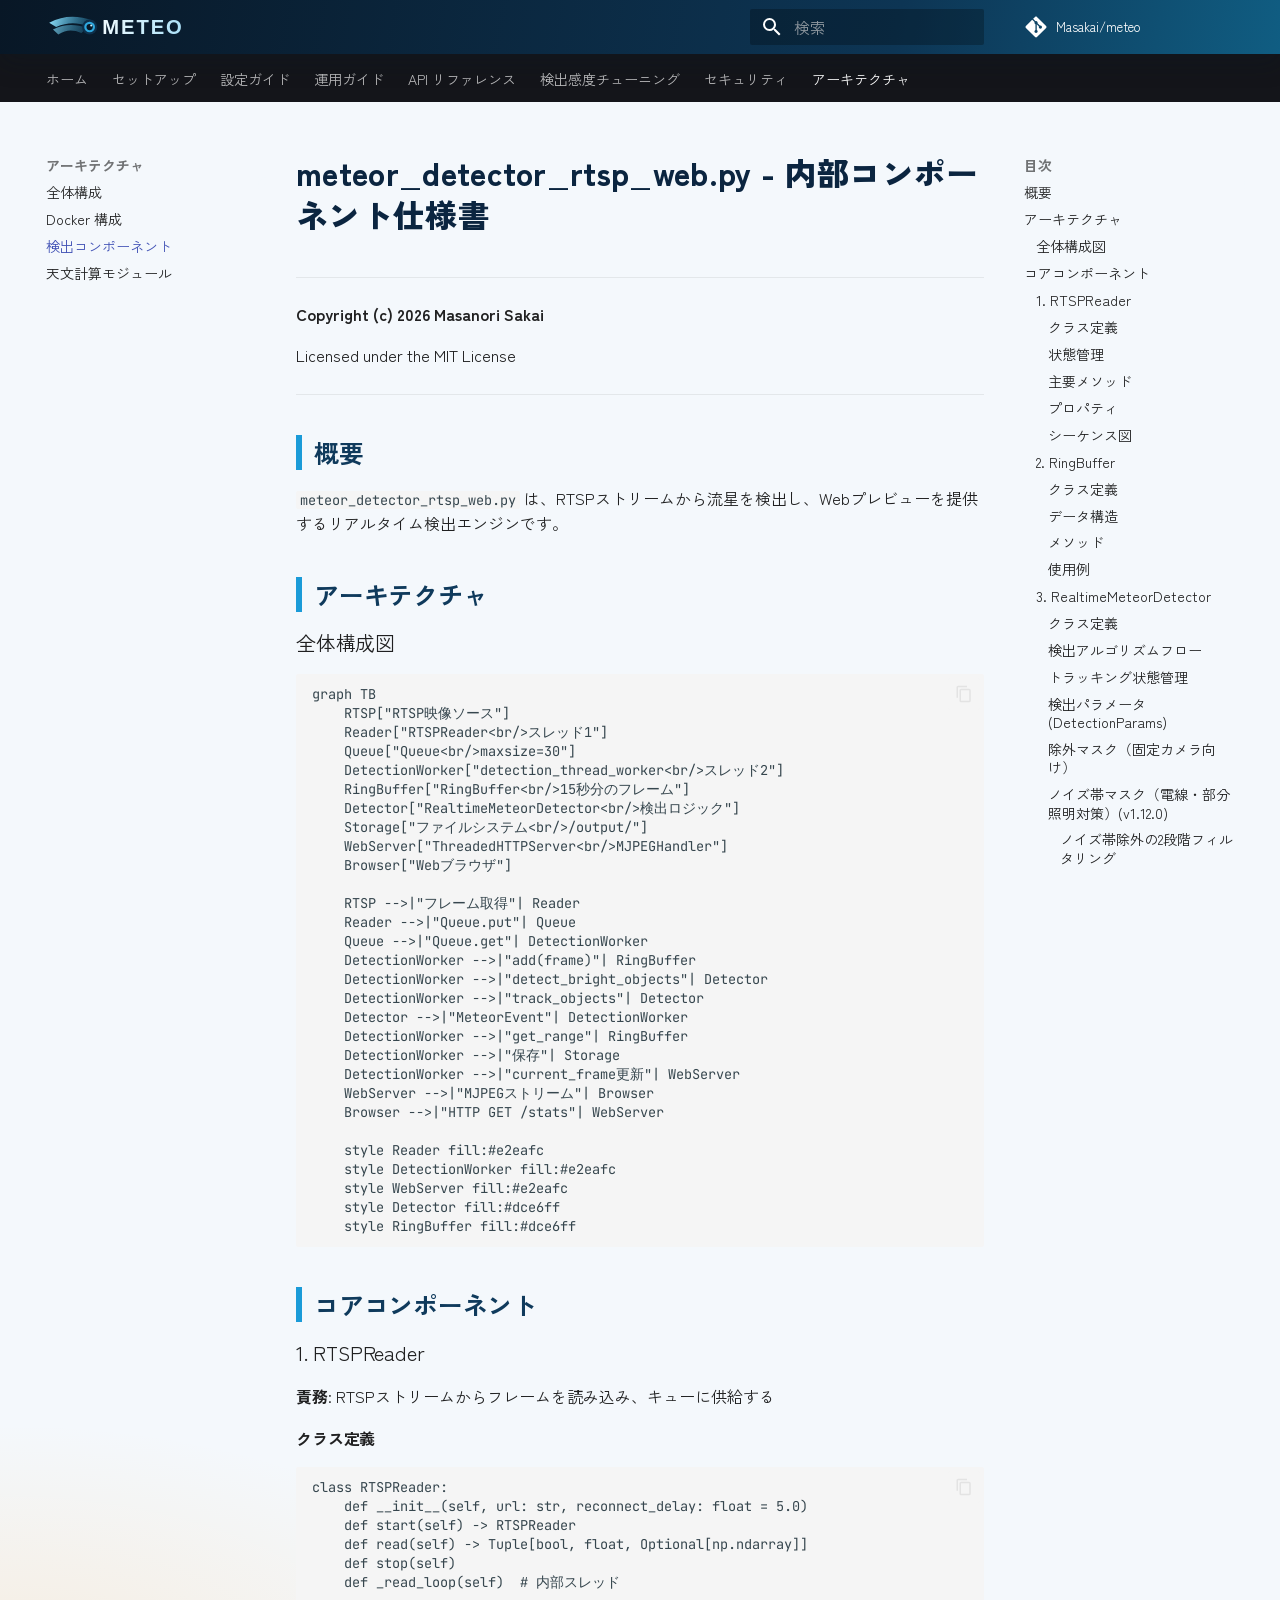
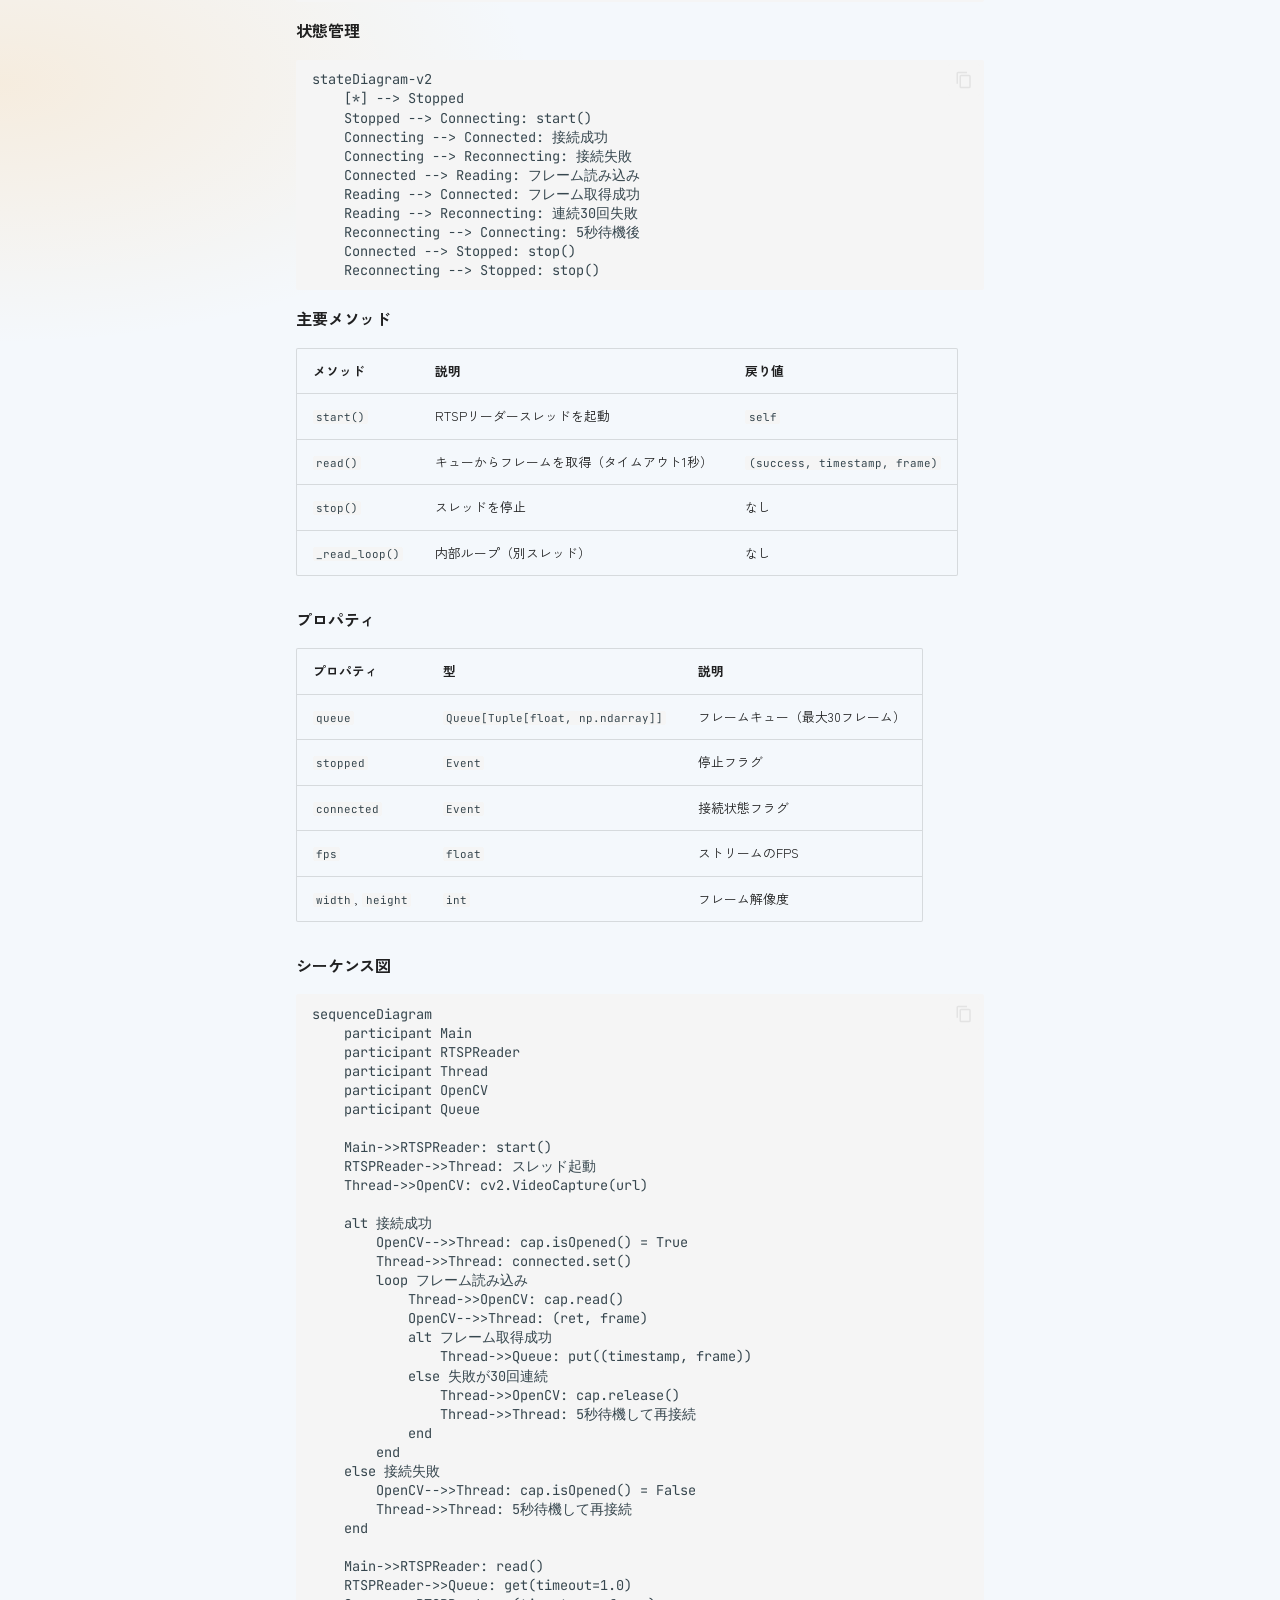
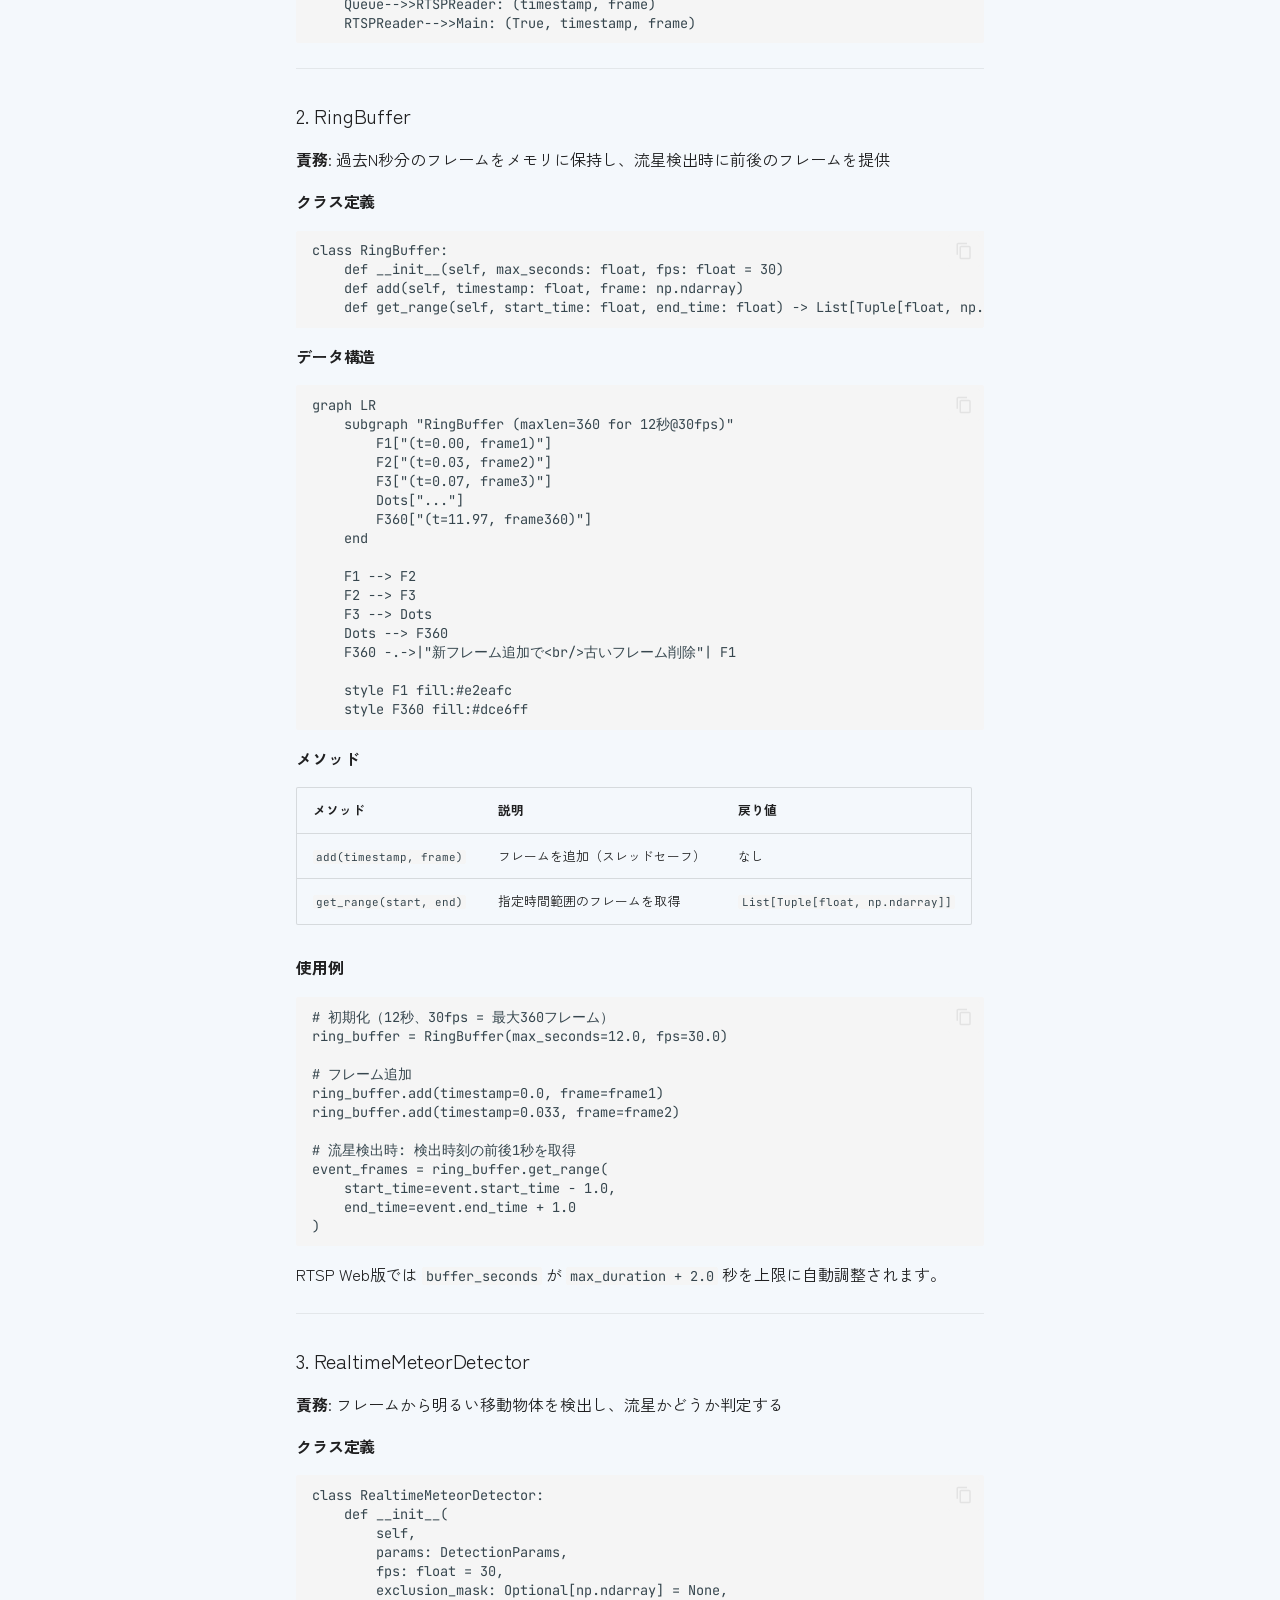
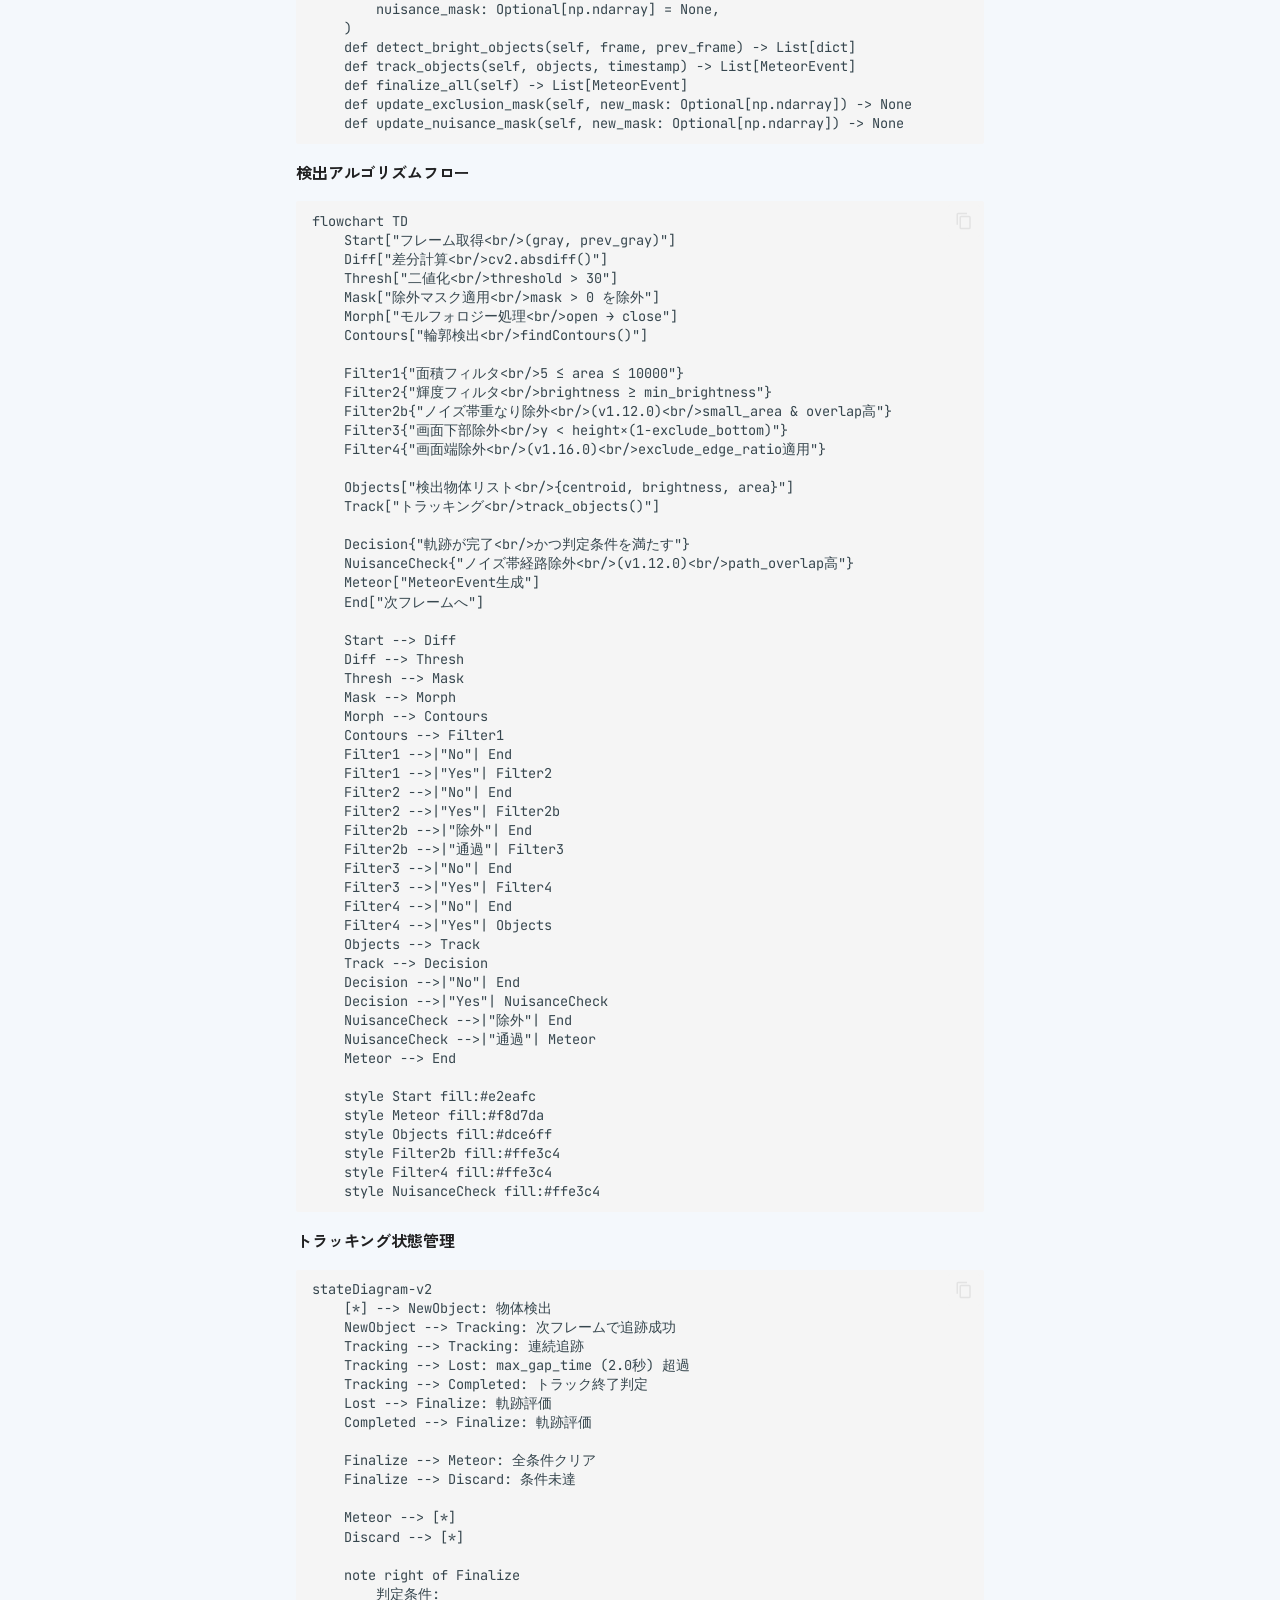
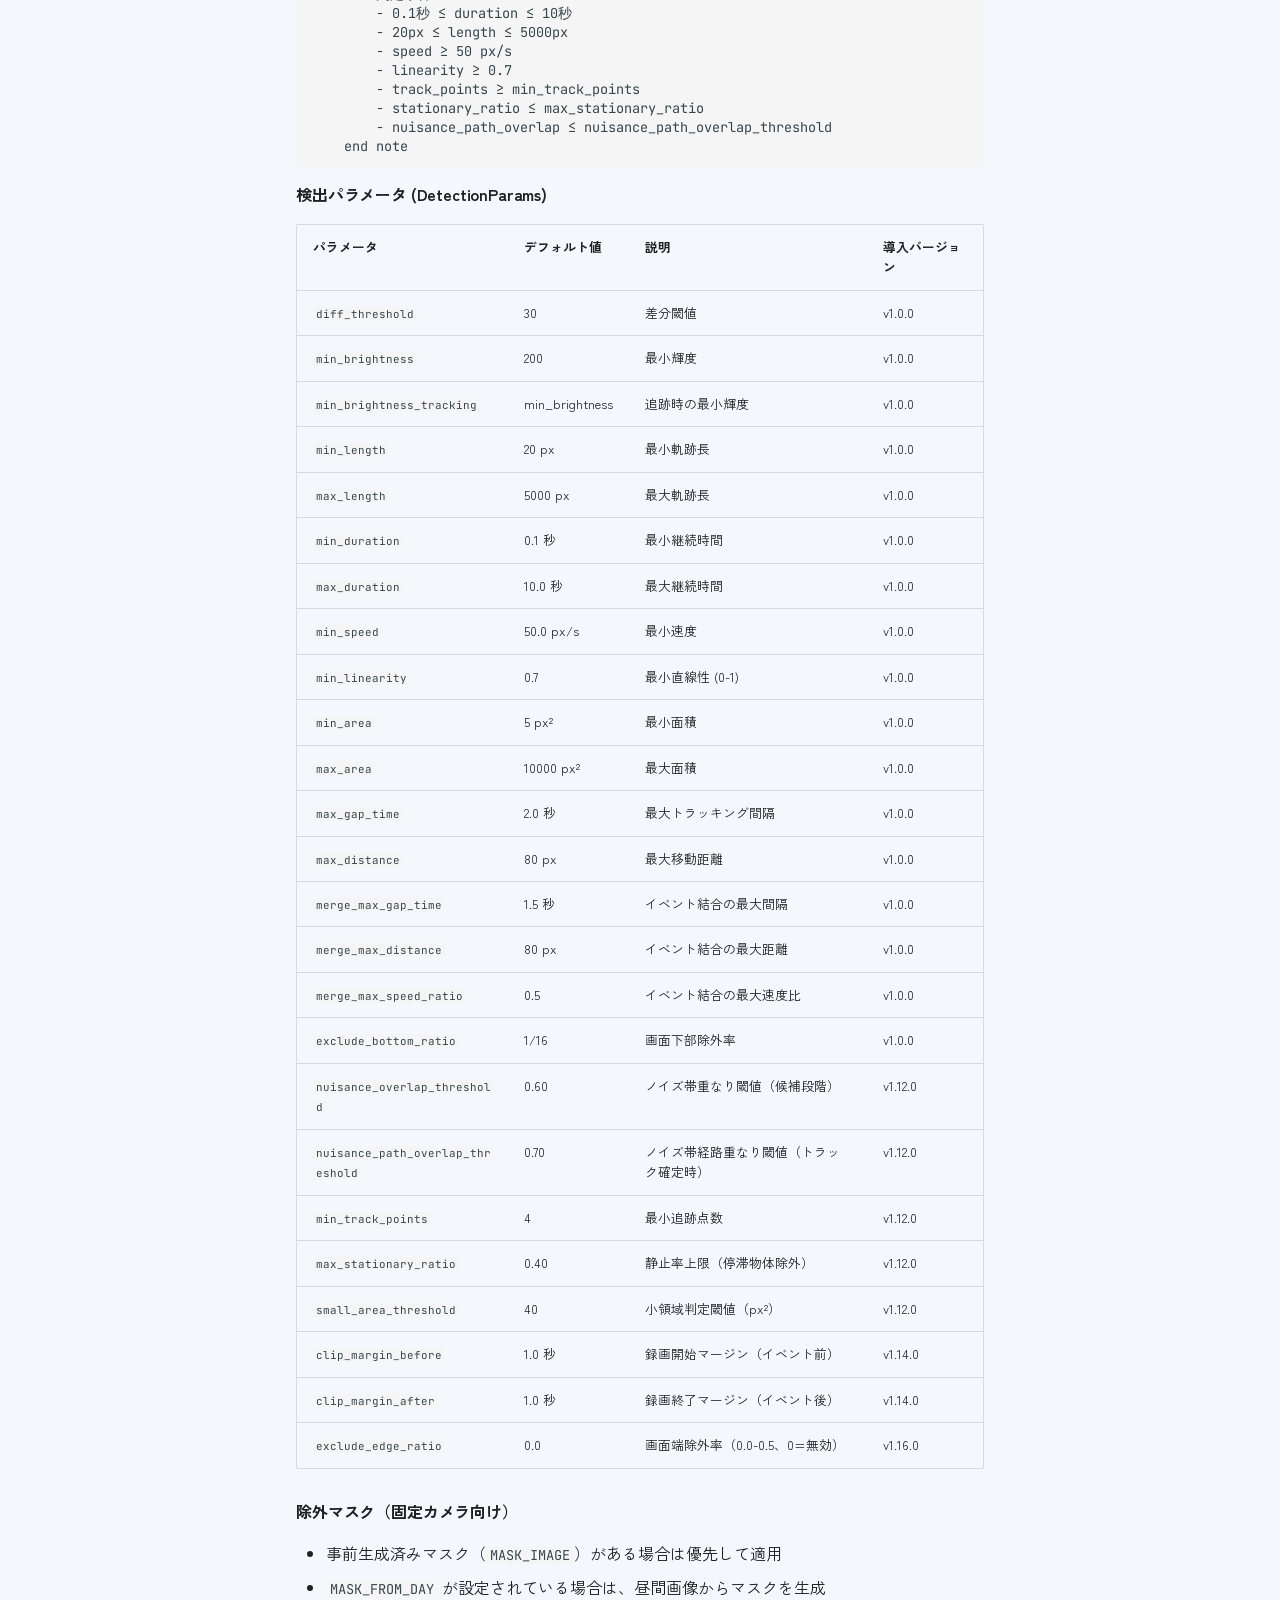
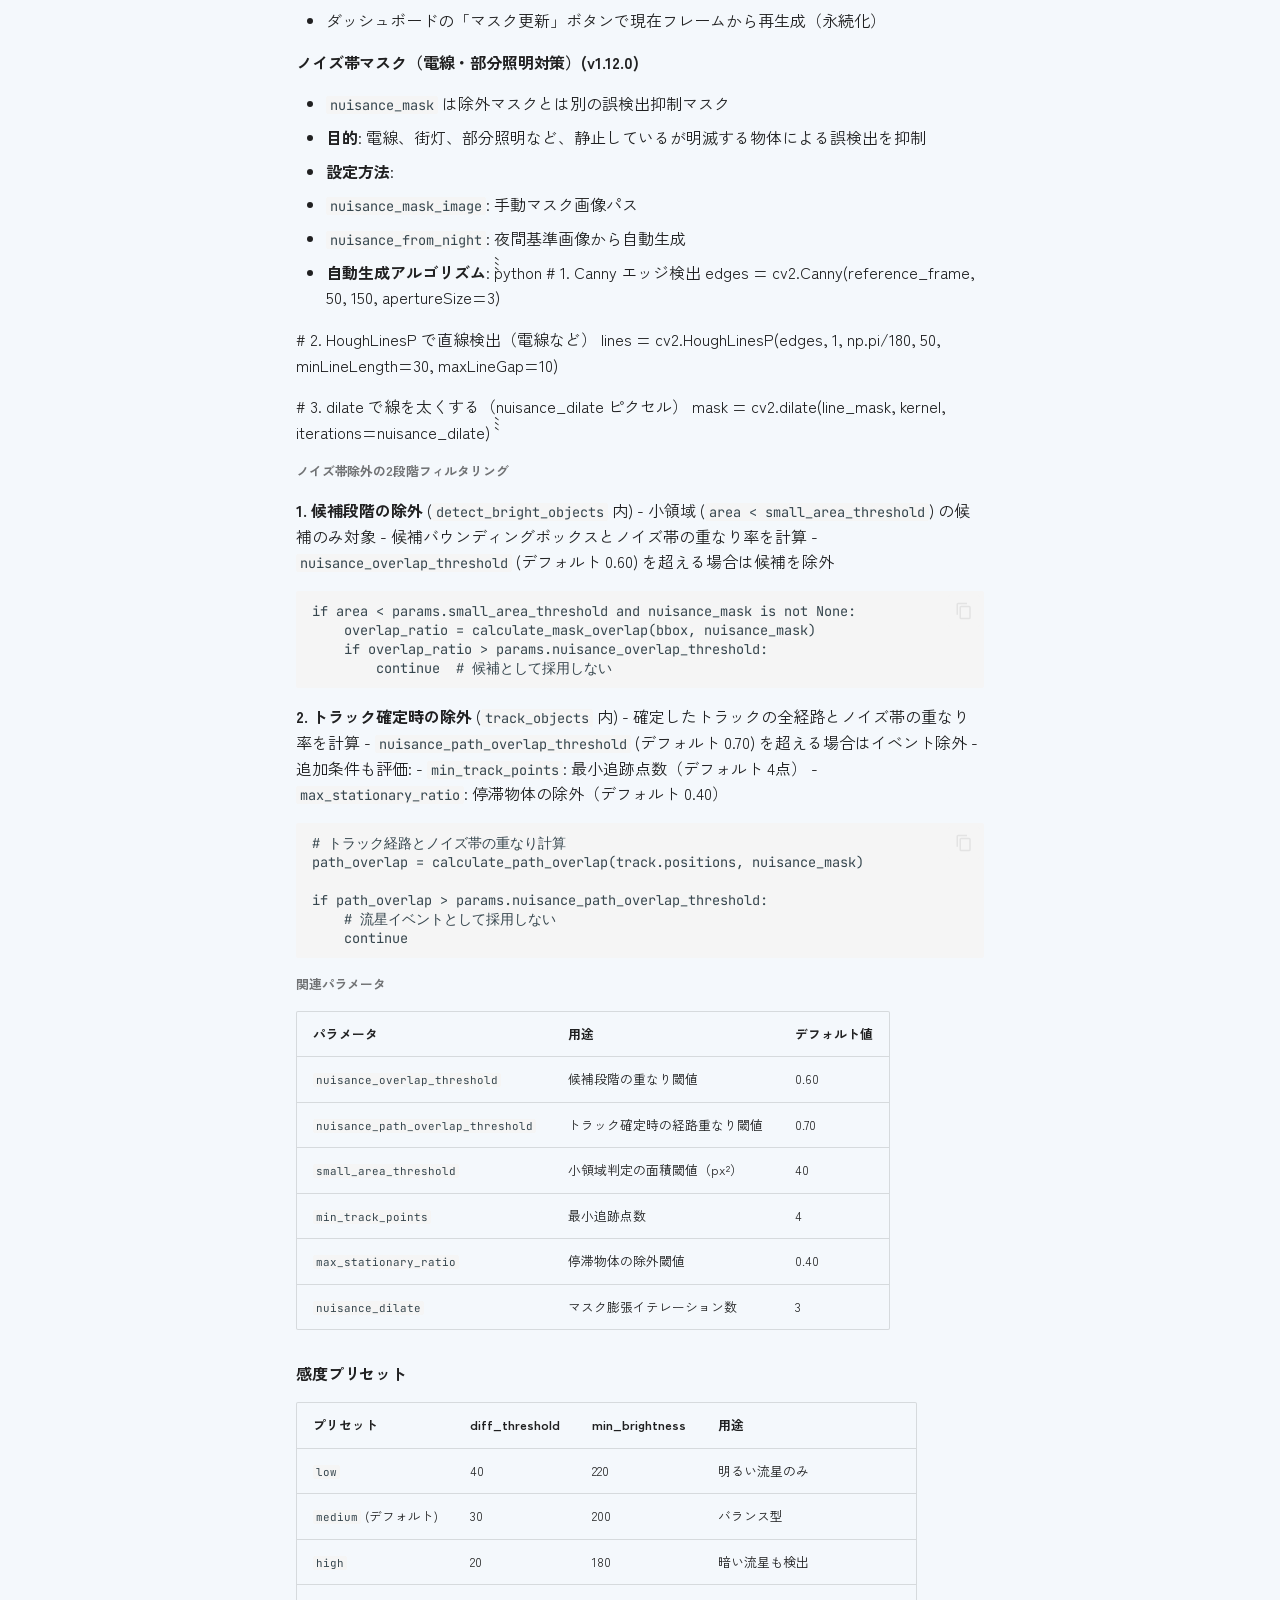
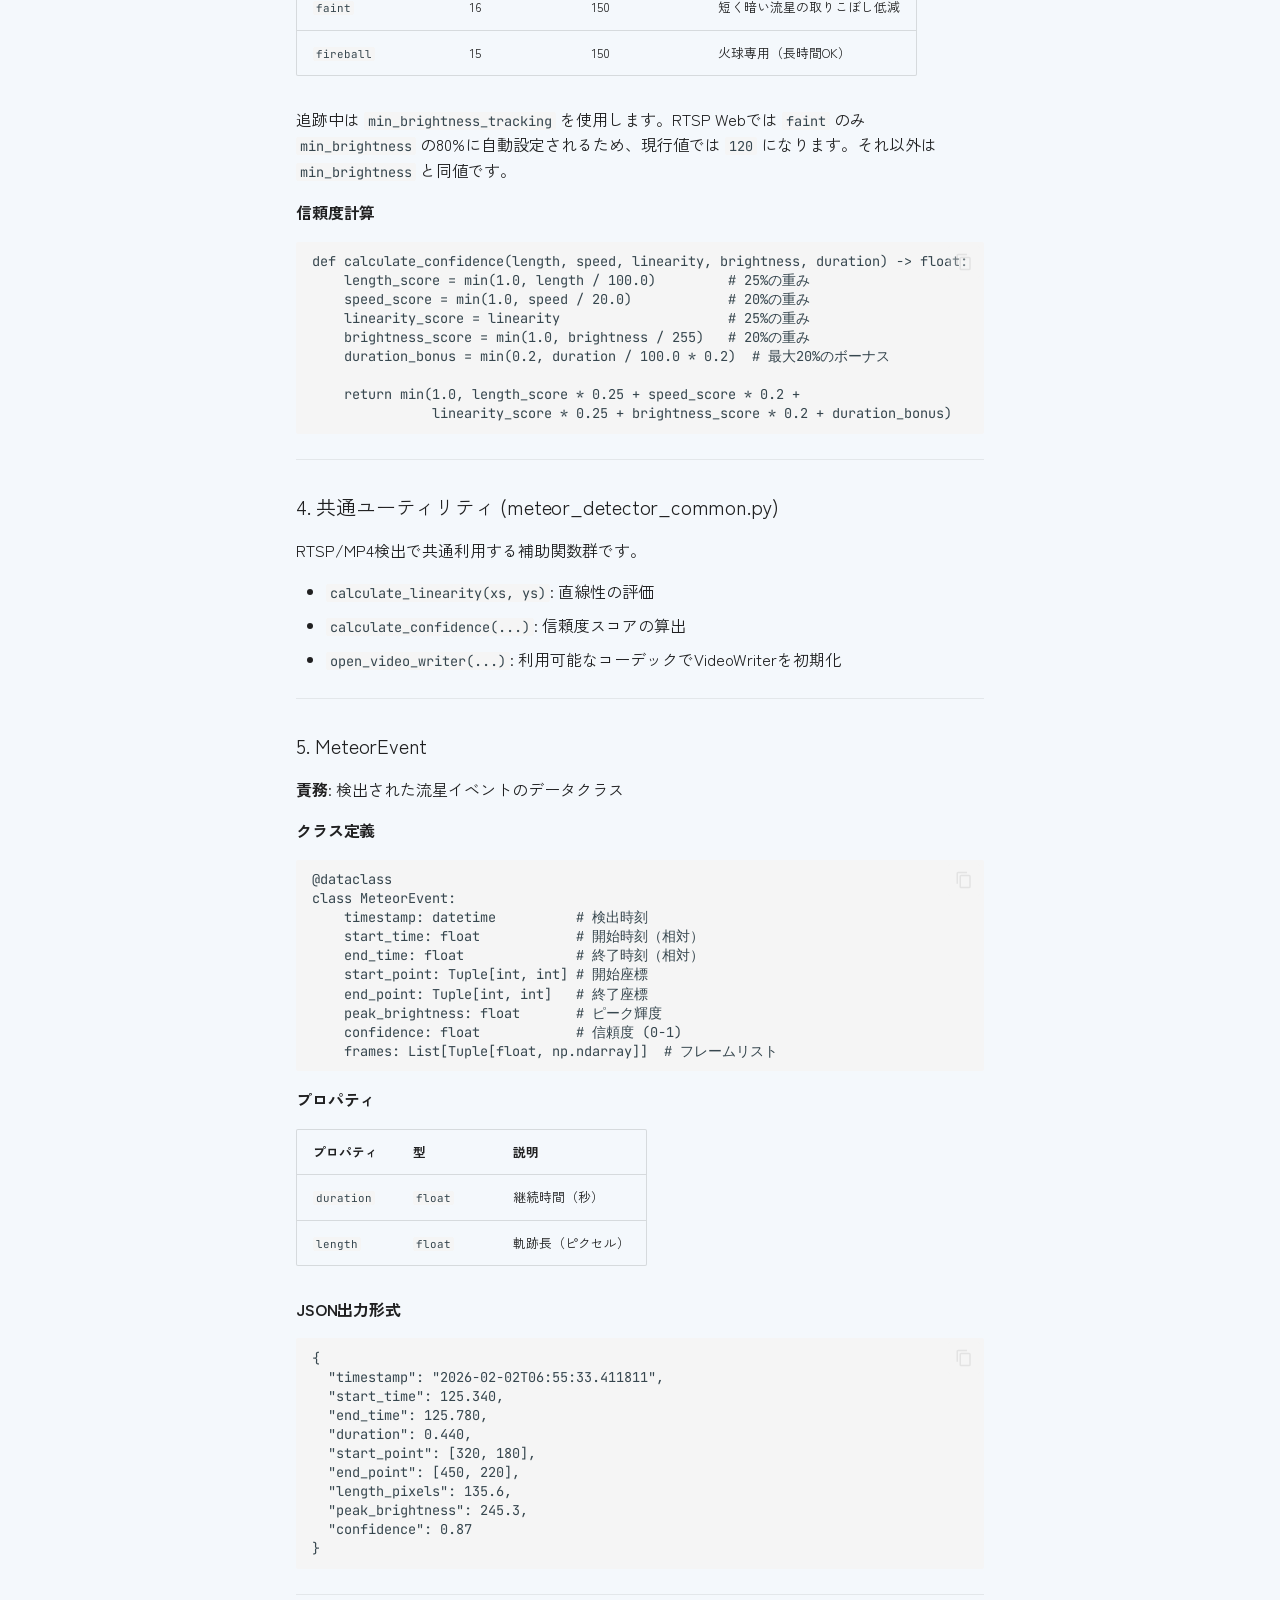
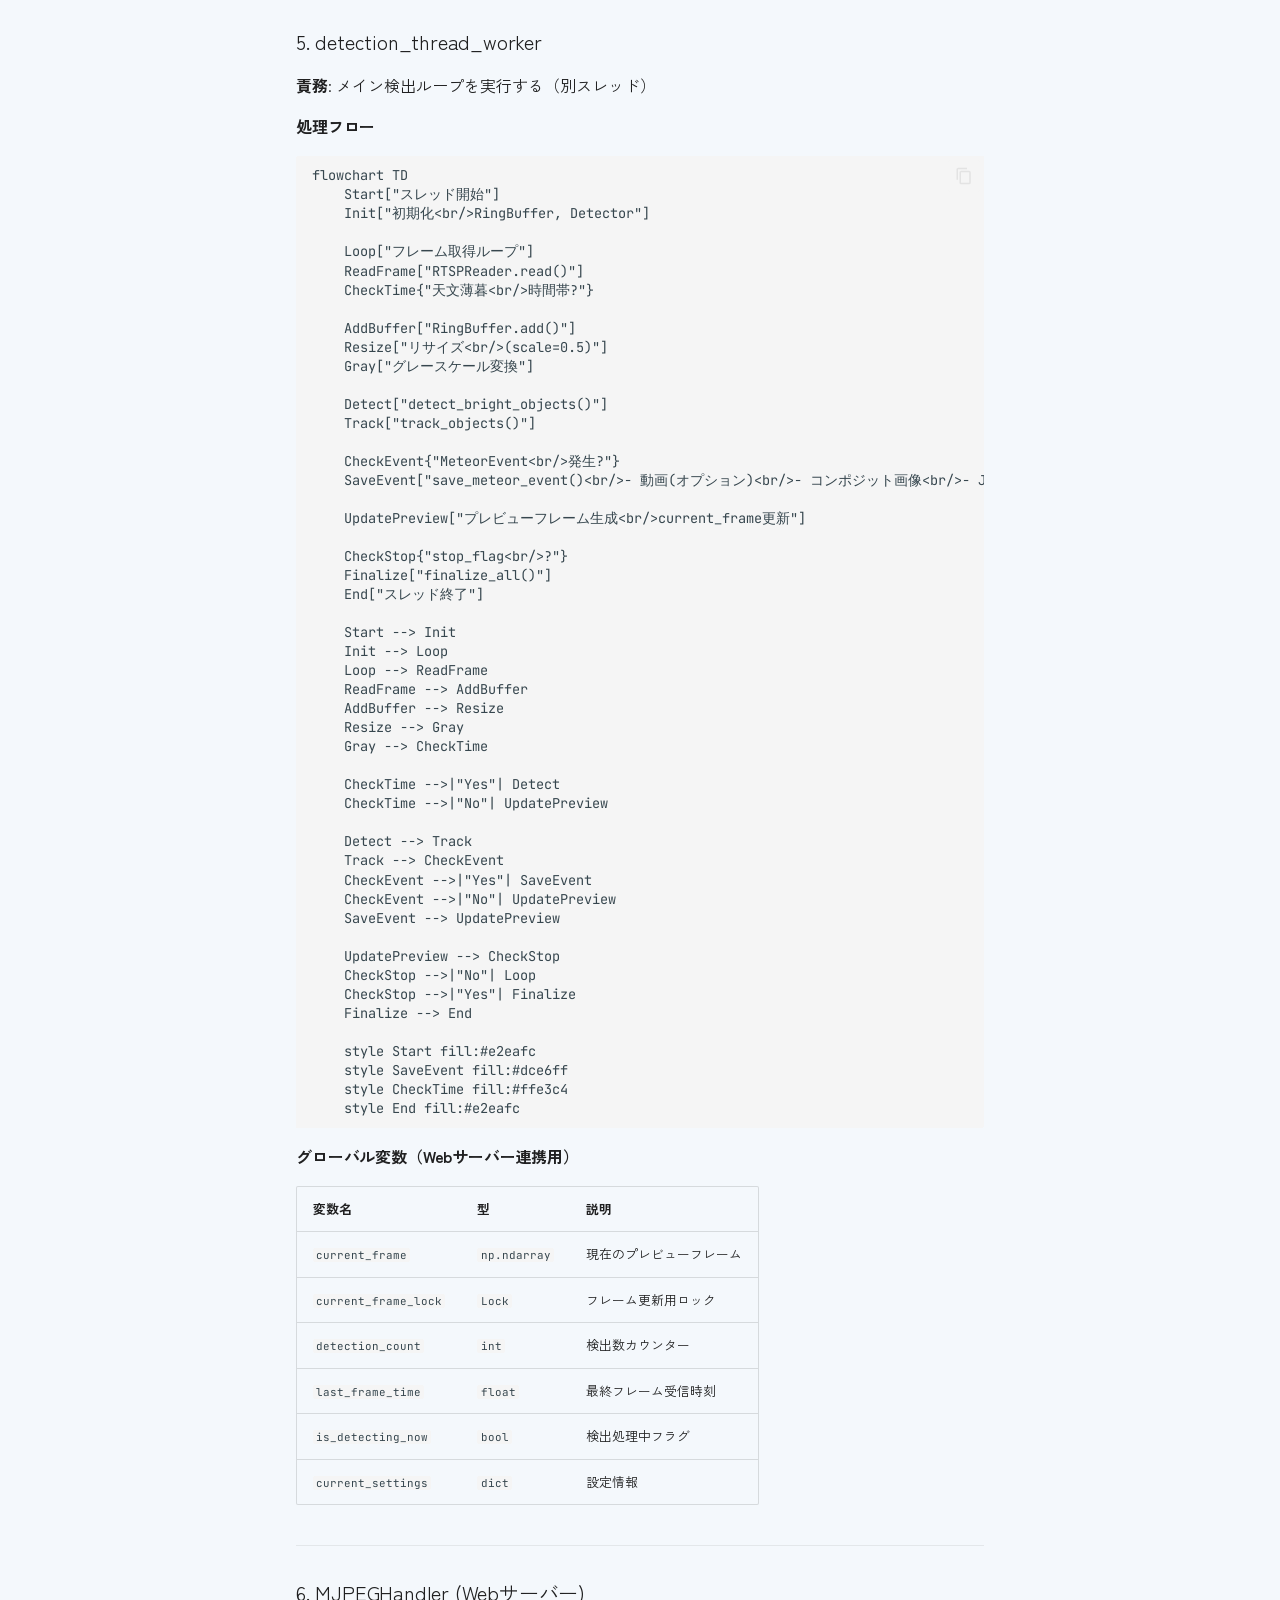
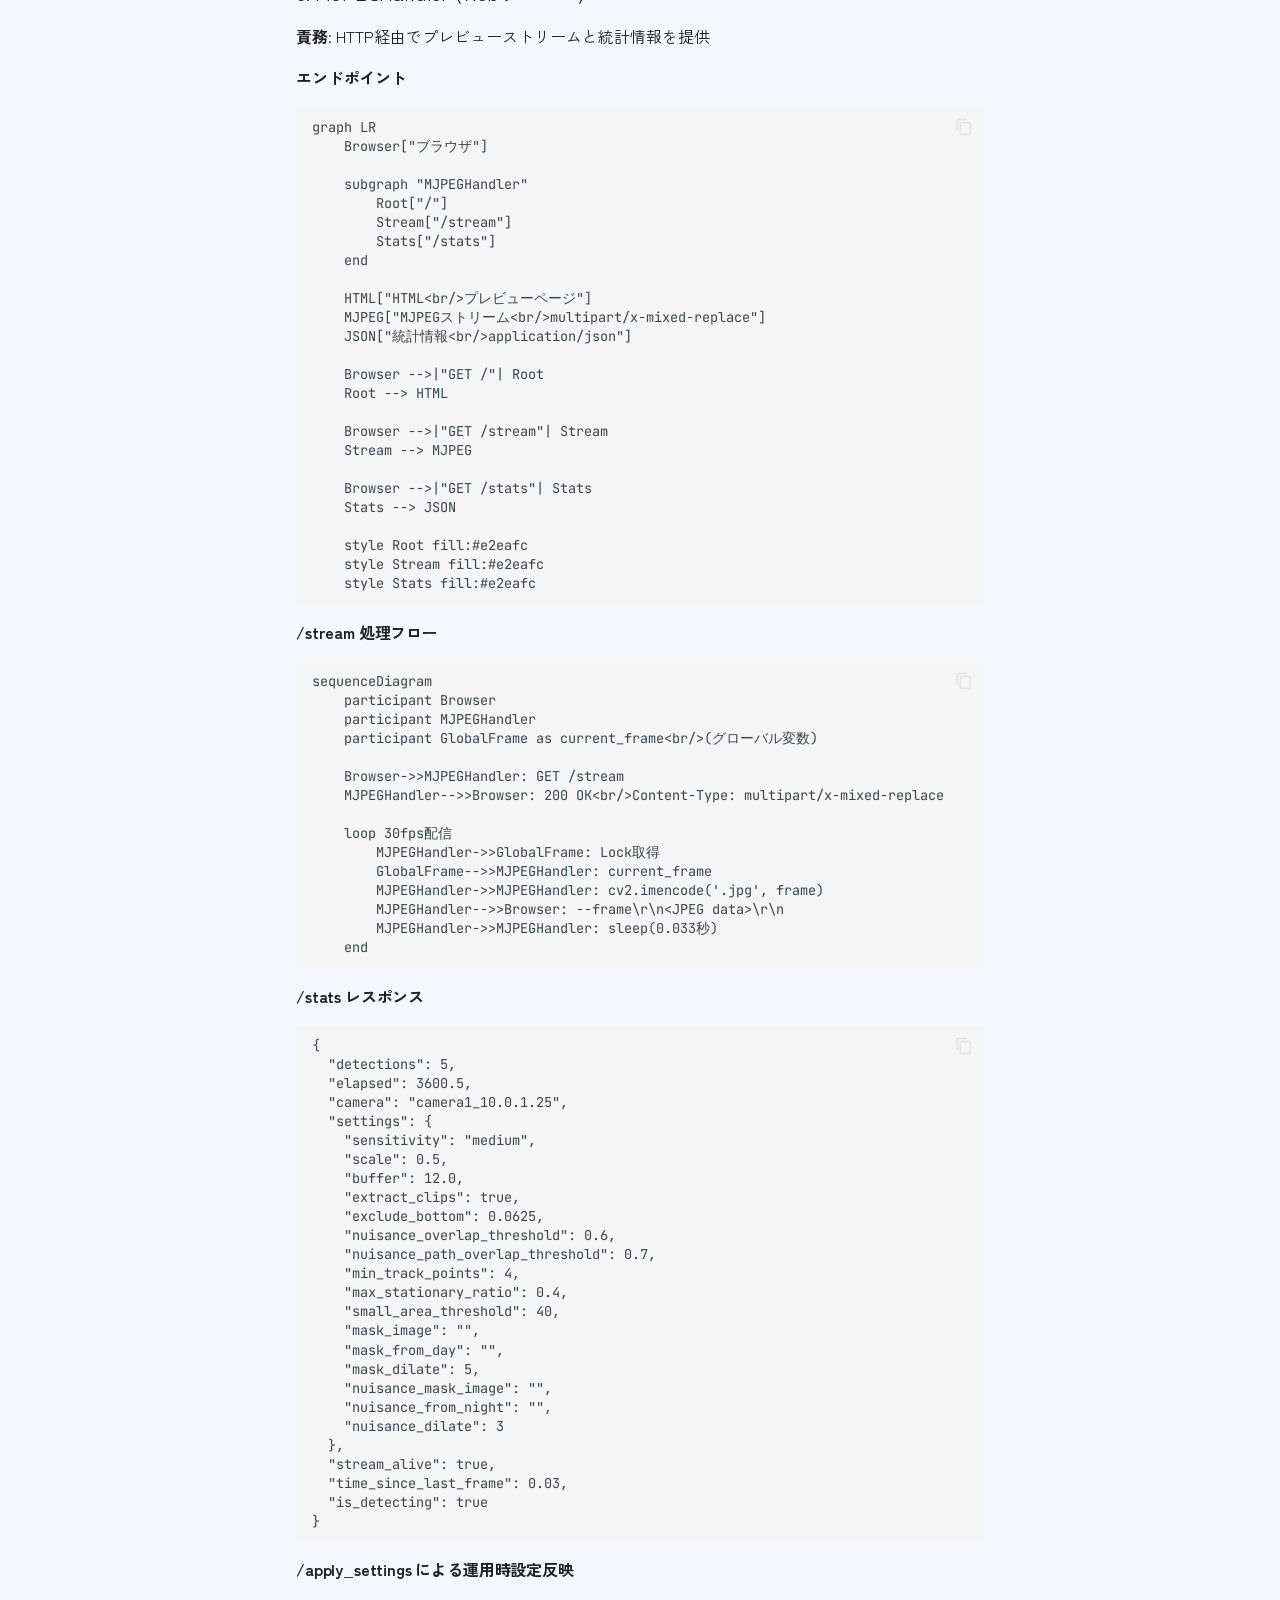
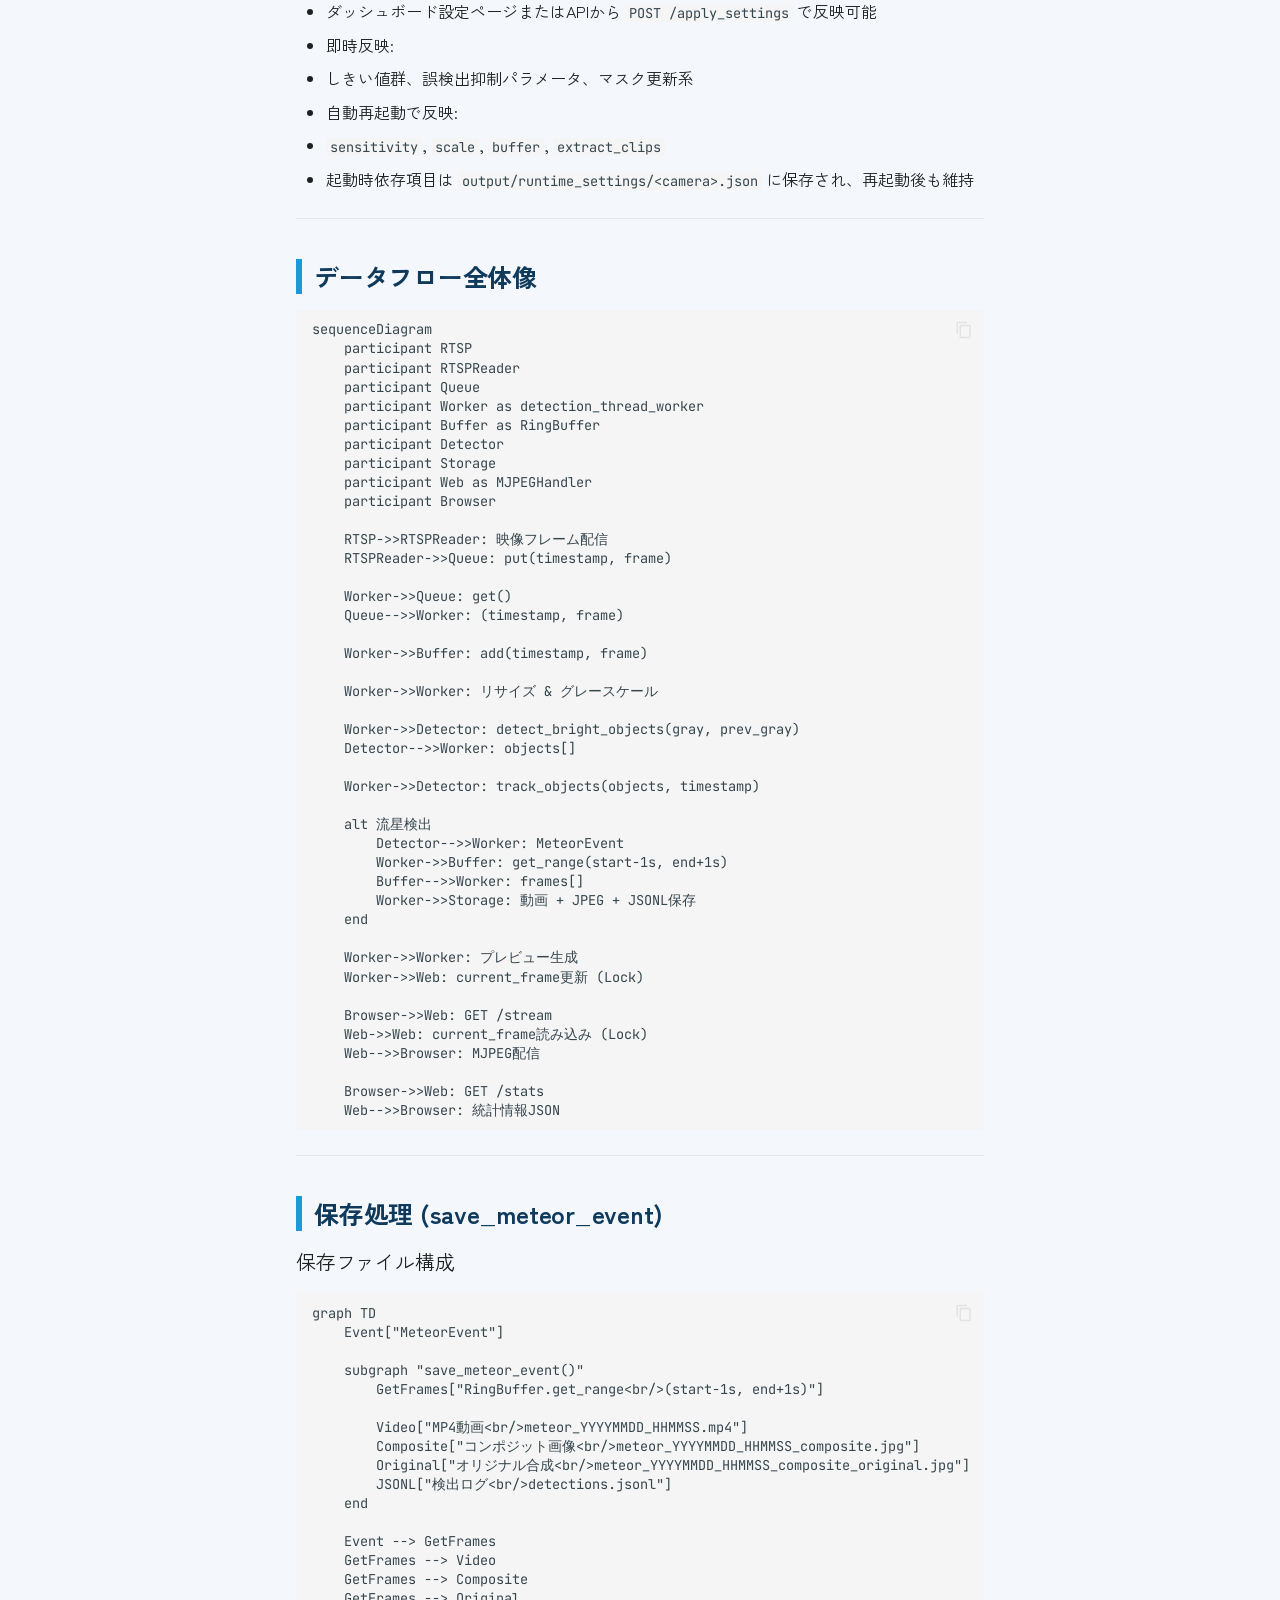
<file: site/DETECTOR_COMPONENTS/index.html>
<!doctype html>
<html lang="ja" class="no-js">
  <head>
    
      <meta charset="utf-8">
      <meta name="viewport" content="width=device-width,initial-scale=1">
      
        <meta name="description" content="流星・雲検出システム Meteo の公式ドキュメント">
      
      
      
        <link rel="canonical" href="https://masakai.github.io/meteo/DETECTOR_COMPONENTS/">
      
      
        <link rel="prev" href="../DOCKER_ARCHITECTURE/">
      
      
        <link rel="next" href="../ASTRO_UTILS/">
      
      
        
      
      
      <link rel="icon" href="../assets/mascot-meteo-cam.svg">
      <meta name="generator" content="mkdocs-1.6.1, mkdocs-material-9.7.5">
    
    
      
        <title>検出コンポーネント - Meteo Documentation</title>
      
    
    
      <link rel="stylesheet" href="../assets/stylesheets/main.484c7ddc.min.css">
      
        
        <link rel="stylesheet" href="../assets/stylesheets/palette.ab4e12ef.min.css">
      
      


    
    
      
    
    
      
        
        
        <link rel="preconnect" href="https://fonts.gstatic.com" crossorigin>
        <link rel="stylesheet" href="https://fonts.googleapis.com/css?family=Zen+Kaku+Gothic+New:300,300i,400,400i,700,700i%7CJetBrains+Mono:400,400i,700,700i&display=fallback">
        <style>:root{--md-text-font:"Zen Kaku Gothic New";--md-code-font:"JetBrains Mono"}</style>
      
    
    
      <link rel="stylesheet" href="../stylesheets/extra.css">
    
    <script>__md_scope=new URL("..",location),__md_hash=e=>[...e].reduce(((e,_)=>(e<<5)-e+_.charCodeAt(0)),0),__md_get=(e,_=localStorage,t=__md_scope)=>JSON.parse(_.getItem(t.pathname+"."+e)),__md_set=(e,_,t=localStorage,a=__md_scope)=>{try{t.setItem(a.pathname+"."+e,JSON.stringify(_))}catch(e){}}</script>
    
      

    
    
  
  <meta property="og:site_name" content="Meteo Documentation">
  <meta property="og:type" content="website">
  <meta property="og:title" content="検出コンポーネント | Meteo Documentation">
  <meta property="og:description" content="流星・雲検出システム Meteo の公式ドキュメント">
  <meta property="og:url" content="https://masakai.github.io/meteo/DETECTOR_COMPONENTS/">
  <meta property="og:image" content="https://masakai.github.io/meteo/assets/ogp-meteo-card.png">
  <meta property="og:image:secure_url" content="https://masakai.github.io/meteo/assets/ogp-meteo-card.png">
  <meta property="og:image:type" content="image/png">
  <meta property="og:image:width" content="1200">
  <meta property="og:image:height" content="630">

  <meta name="twitter:card" content="summary_large_image">
  <meta name="twitter:title" content="検出コンポーネント | Meteo Documentation">
  <meta name="twitter:description" content="流星・雲検出システム Meteo の公式ドキュメント">
  <meta name="twitter:image" content="https://masakai.github.io/meteo/assets/ogp-meteo-card.png">
  <script>
    document$.subscribe(function() {
      if (!window.mermaid) return;
      window.mermaid.initialize({
        startOnLoad: true,
        theme: "base",
        themeVariables: {
          primaryColor: "#e2ecff",
          primaryTextColor: "#111111",
          primaryBorderColor: "#7a92bf",
          secondaryColor: "#dff3e2",
          secondaryTextColor: "#111111",
          secondaryBorderColor: "#6f9a79",
          tertiaryColor: "#ffe8cc",
          tertiaryTextColor: "#111111",
          tertiaryBorderColor: "#c28a4a",
          lineColor: "#7b8794",
          textColor: "#111111",
          mainBkg: "#e2ecff",
          nodeBkg: "#e2ecff",
          nodeBorder: "#7a92bf",
          clusterBkg: "#f7f4ff",
          clusterBorder: "#b8abd9",
          defaultLinkColor: "#7b8794",
          titleColor: "#111111",
          edgeLabelBackground: "#ffffff",
          actorBkg: "#e2ecff",
          actorBorder: "#7a92bf",
          actorTextColor: "#111111",
          actorLineColor: "#7b8794",
          signalColor: "#111111",
          signalTextColor: "#111111",
          labelBoxBkgColor: "#fff7e8",
          labelBoxBorderColor: "#c28a4a",
          labelTextColor: "#111111",
          loopTextColor: "#111111",
          noteBkgColor: "#fff7e8",
          noteBorderColor: "#d1b27c",
          noteTextColor: "#111111",
          activationBkgColor: "#efe6ff",
          activationBorderColor: "#ab92cf",
          sectionBkgColor: "#f8fbff",
          altSectionBkgColor: "#fef6ea",
          gridColor: "#d6deea",
          cScale0: "#f8d7da",
          cScale1: "#ffe3c4",
          cScale2: "#fff1bf",
          cScale3: "#dff3e2",
          cScale4: "#e2ecff",
          cScale5: "#efe6ff",
          cScale6: "#f7dff0",
          cScale7: "#dff2f6"
        }
      });
    });
  </script>

  </head>
  
  
    
    
      
    
    
    
    
    <body dir="ltr" data-md-color-scheme="default" data-md-color-primary="black" data-md-color-accent="light-blue">
  
    
    <input class="md-toggle" data-md-toggle="drawer" type="checkbox" id="__drawer" autocomplete="off">
    <input class="md-toggle" data-md-toggle="search" type="checkbox" id="__search" autocomplete="off">
    <label class="md-overlay" for="__drawer"></label>
    <div data-md-component="skip">
      
        
        <a href="#meteor_detector_rtsp_webpy-" class="md-skip">
          コンテンツにスキップ
        </a>
      
    </div>
    <div data-md-component="announce">
      
    </div>
    
    
      

<header class="md-header" data-md-component="header">
  <nav class="md-header__inner md-grid" aria-label="ヘッダー">
    <a href=".." title="Meteo Documentation" class="md-header__button md-logo" aria-label="Meteo Documentation" data-md-component="logo">
      
  <img src="../assets/meteo-logotype.svg" alt="logo">

    </a>
    <label class="md-header__button md-icon" for="__drawer">
      
      <svg xmlns="http://www.w3.org/2000/svg" viewBox="0 0 24 24"><path d="M3 6h18v2H3zm0 5h18v2H3zm0 5h18v2H3z"/></svg>
    </label>
    <div class="md-header__title" data-md-component="header-title">
      <div class="md-header__ellipsis">
        <div class="md-header__topic">
          <span class="md-ellipsis">
            Meteo Documentation
          </span>
        </div>
        <div class="md-header__topic" data-md-component="header-topic">
          <span class="md-ellipsis">
            
              検出コンポーネント
            
          </span>
        </div>
      </div>
    </div>
    
      
        <form class="md-header__option" data-md-component="palette">
  
    
    
    
    <input class="md-option" data-md-color-media="" data-md-color-scheme="default" data-md-color-primary="black" data-md-color-accent="light-blue"  aria-hidden="true"  type="radio" name="__palette" id="__palette_0">
    
  
    
    
    
    <input class="md-option" data-md-color-media="" data-md-color-scheme="slate" data-md-color-primary="black" data-md-color-accent="light-blue"  aria-label="ダークモードに切り替え"  type="radio" name="__palette" id="__palette_1">
    
      <label class="md-header__button md-icon" title="ダークモードに切り替え" for="__palette_0" hidden>
        <svg xmlns="http://www.w3.org/2000/svg" viewBox="0 0 24 24"><path d="m17.75 4.09-2.53 1.94.91 3.06-2.63-1.81-2.63 1.81.91-3.06-2.53-1.94L12.44 4l1.06-3 1.06 3zm3.5 6.91-1.64 1.25.59 1.98-1.7-1.17-1.7 1.17.59-1.98L15.75 11l2.06-.05L18.5 9l.69 1.95zm-2.28 4.95c.83-.08 1.72 1.1 1.19 1.85-.32.45-.66.87-1.08 1.27C15.17 23 8.84 23 4.94 19.07c-3.91-3.9-3.91-10.24 0-14.14.4-.4.82-.76 1.27-1.08.75-.53 1.93.36 1.85 1.19-.27 2.86.69 5.83 2.89 8.02a9.96 9.96 0 0 0 8.02 2.89m-1.64 2.02a12.08 12.08 0 0 1-7.8-3.47c-2.17-2.19-3.33-5-3.49-7.82-2.81 3.14-2.7 7.96.31 10.98 3.02 3.01 7.84 3.12 10.98.31"/></svg>
      </label>
    
  
</form>
      
    
    
      <script>var palette=__md_get("__palette");if(palette&&palette.color){if("(prefers-color-scheme)"===palette.color.media){var media=matchMedia("(prefers-color-scheme: light)"),input=document.querySelector(media.matches?"[data-md-color-media='(prefers-color-scheme: light)']":"[data-md-color-media='(prefers-color-scheme: dark)']");palette.color.media=input.getAttribute("data-md-color-media"),palette.color.scheme=input.getAttribute("data-md-color-scheme"),palette.color.primary=input.getAttribute("data-md-color-primary"),palette.color.accent=input.getAttribute("data-md-color-accent")}for(var[key,value]of Object.entries(palette.color))document.body.setAttribute("data-md-color-"+key,value)}</script>
    
    
    
      
      
        <label class="md-header__button md-icon" for="__search">
          
          <svg xmlns="http://www.w3.org/2000/svg" viewBox="0 0 24 24"><path d="M9.5 3A6.5 6.5 0 0 1 16 9.5c0 1.61-.59 3.09-1.56 4.23l.27.27h.79l5 5-1.5 1.5-5-5v-.79l-.27-.27A6.52 6.52 0 0 1 9.5 16 6.5 6.5 0 0 1 3 9.5 6.5 6.5 0 0 1 9.5 3m0 2C7 5 5 7 5 9.5S7 14 9.5 14 14 12 14 9.5 12 5 9.5 5"/></svg>
        </label>
        <div class="md-search" data-md-component="search" role="dialog">
  <label class="md-search__overlay" for="__search"></label>
  <div class="md-search__inner" role="search">
    <form class="md-search__form" name="search">
      <input type="text" class="md-search__input" name="query" aria-label="検索" placeholder="検索" autocapitalize="off" autocorrect="off" autocomplete="off" spellcheck="false" data-md-component="search-query" required>
      <label class="md-search__icon md-icon" for="__search">
        
        <svg xmlns="http://www.w3.org/2000/svg" viewBox="0 0 24 24"><path d="M9.5 3A6.5 6.5 0 0 1 16 9.5c0 1.61-.59 3.09-1.56 4.23l.27.27h.79l5 5-1.5 1.5-5-5v-.79l-.27-.27A6.52 6.52 0 0 1 9.5 16 6.5 6.5 0 0 1 3 9.5 6.5 6.5 0 0 1 9.5 3m0 2C7 5 5 7 5 9.5S7 14 9.5 14 14 12 14 9.5 12 5 9.5 5"/></svg>
        
        <svg xmlns="http://www.w3.org/2000/svg" viewBox="0 0 24 24"><path d="M20 11v2H8l5.5 5.5-1.42 1.42L4.16 12l7.92-7.92L13.5 5.5 8 11z"/></svg>
      </label>
      <nav class="md-search__options" aria-label="検索">
        
        <button type="reset" class="md-search__icon md-icon" title="クリア" aria-label="クリア" tabindex="-1">
          
          <svg xmlns="http://www.w3.org/2000/svg" viewBox="0 0 24 24"><path d="M19 6.41 17.59 5 12 10.59 6.41 5 5 6.41 10.59 12 5 17.59 6.41 19 12 13.41 17.59 19 19 17.59 13.41 12z"/></svg>
        </button>
      </nav>
      
        <div class="md-search__suggest" data-md-component="search-suggest"></div>
      
    </form>
    <div class="md-search__output">
      <div class="md-search__scrollwrap" tabindex="0" data-md-scrollfix>
        <div class="md-search-result" data-md-component="search-result">
          <div class="md-search-result__meta">
            検索を初期化
          </div>
          <ol class="md-search-result__list" role="presentation"></ol>
        </div>
      </div>
    </div>
  </div>
</div>
      
    
    
      <div class="md-header__source">
        <a href="https://github.com/Masakai/meteo" title="リポジトリへ" class="md-source" data-md-component="source">
  <div class="md-source__icon md-icon">
    
    <svg xmlns="http://www.w3.org/2000/svg" viewBox="0 0 448 512"><!--! Font Awesome Free 7.1.0 by @fontawesome - https://fontawesome.com License - https://fontawesome.com/license/free (Icons: CC BY 4.0, Fonts: SIL OFL 1.1, Code: MIT License) Copyright 2025 Fonticons, Inc.--><path d="M439.6 236.1 244 40.5c-5.4-5.5-12.8-8.5-20.4-8.5s-15 3-20.4 8.4L162.5 81l51.5 51.5c27.1-9.1 52.7 16.8 43.4 43.7l49.7 49.7c34.2-11.8 61.2 31 35.5 56.7-26.5 26.5-70.2-2.9-56-37.3L240.3 199v121.9c25.3 12.5 22.3 41.8 9.1 55-6.4 6.4-15.2 10.1-24.3 10.1s-17.8-3.6-24.3-10.1c-17.6-17.6-11.1-46.9 11.2-56v-123c-20.8-8.5-24.6-30.7-18.6-45L142.6 101 8.5 235.1C3 240.6 0 247.9 0 255.5s3 15 8.5 20.4l195.6 195.7c5.4 5.4 12.7 8.4 20.4 8.4s15-3 20.4-8.4l194.7-194.7c5.4-5.4 8.4-12.8 8.4-20.4s-3-15-8.4-20.4"/></svg>
  </div>
  <div class="md-source__repository">
    Masakai/meteo
  </div>
</a>
      </div>
    
  </nav>
  
</header>
    
    <div class="md-container" data-md-component="container">
      
      
        
          
            
<nav class="md-tabs" aria-label="タブ" data-md-component="tabs">
  <div class="md-grid">
    <ul class="md-tabs__list">
      
        
  
  
  
  
    <li class="md-tabs__item">
      <a href=".." class="md-tabs__link">
        
  
  
    
  
  ホーム

      </a>
    </li>
  

      
        
  
  
  
  
    <li class="md-tabs__item">
      <a href="../SETUP_GUIDE/" class="md-tabs__link">
        
  
  
    
  
  セットアップ

      </a>
    </li>
  

      
        
  
  
  
  
    <li class="md-tabs__item">
      <a href="../CONFIGURATION_GUIDE/" class="md-tabs__link">
        
  
  
    
  
  設定ガイド

      </a>
    </li>
  

      
        
  
  
  
  
    <li class="md-tabs__item">
      <a href="../OPERATIONS_GUIDE/" class="md-tabs__link">
        
  
  
    
  
  運用ガイド

      </a>
    </li>
  

      
        
  
  
  
  
    <li class="md-tabs__item">
      <a href="../API_REFERENCE/" class="md-tabs__link">
        
  
  
    
  
  API リファレンス

      </a>
    </li>
  

      
        
  
  
  
  
    <li class="md-tabs__item">
      <a href="../DETECTION_TUNING/" class="md-tabs__link">
        
  
  
    
  
  検出感度チューニング

      </a>
    </li>
  

      
        
  
  
  
  
    <li class="md-tabs__item">
      <a href="../SECURITY/" class="md-tabs__link">
        
  
  
    
  
  セキュリティ

      </a>
    </li>
  

      
        
  
  
  
    
  
  
    
    
      <li class="md-tabs__item md-tabs__item--active">
        <a href="../ARCHITECTURE/" class="md-tabs__link">
          
  
  
  アーキテクチャ

        </a>
      </li>
    
  

      
    </ul>
  </div>
</nav>
          
        
      
      <main class="md-main" data-md-component="main">
        <div class="md-main__inner md-grid">
          
            
              
              <div class="md-sidebar md-sidebar--primary" data-md-component="sidebar" data-md-type="navigation" >
                <div class="md-sidebar__scrollwrap">
                  <div class="md-sidebar__inner">
                    


  


<nav class="md-nav md-nav--primary md-nav--lifted" aria-label="ナビゲーション" data-md-level="0">
  <label class="md-nav__title" for="__drawer">
    <a href=".." title="Meteo Documentation" class="md-nav__button md-logo" aria-label="Meteo Documentation" data-md-component="logo">
      
  <img src="../assets/meteo-logotype.svg" alt="logo">

    </a>
    Meteo Documentation
  </label>
  
    <div class="md-nav__source">
      <a href="https://github.com/Masakai/meteo" title="リポジトリへ" class="md-source" data-md-component="source">
  <div class="md-source__icon md-icon">
    
    <svg xmlns="http://www.w3.org/2000/svg" viewBox="0 0 448 512"><!--! Font Awesome Free 7.1.0 by @fontawesome - https://fontawesome.com License - https://fontawesome.com/license/free (Icons: CC BY 4.0, Fonts: SIL OFL 1.1, Code: MIT License) Copyright 2025 Fonticons, Inc.--><path d="M439.6 236.1 244 40.5c-5.4-5.5-12.8-8.5-20.4-8.5s-15 3-20.4 8.4L162.5 81l51.5 51.5c27.1-9.1 52.7 16.8 43.4 43.7l49.7 49.7c34.2-11.8 61.2 31 35.5 56.7-26.5 26.5-70.2-2.9-56-37.3L240.3 199v121.9c25.3 12.5 22.3 41.8 9.1 55-6.4 6.4-15.2 10.1-24.3 10.1s-17.8-3.6-24.3-10.1c-17.6-17.6-11.1-46.9 11.2-56v-123c-20.8-8.5-24.6-30.7-18.6-45L142.6 101 8.5 235.1C3 240.6 0 247.9 0 255.5s3 15 8.5 20.4l195.6 195.7c5.4 5.4 12.7 8.4 20.4 8.4s15-3 20.4-8.4l194.7-194.7c5.4-5.4 8.4-12.8 8.4-20.4s-3-15-8.4-20.4"/></svg>
  </div>
  <div class="md-source__repository">
    Masakai/meteo
  </div>
</a>
    </div>
  
  <ul class="md-nav__list" data-md-scrollfix>
    
      
      
  
  
  
  
    <li class="md-nav__item">
      <a href=".." class="md-nav__link">
        
  
  
  <span class="md-ellipsis">
    
  
    ホーム
  

    
  </span>
  
  

      </a>
    </li>
  

    
      
      
  
  
  
  
    <li class="md-nav__item">
      <a href="../SETUP_GUIDE/" class="md-nav__link">
        
  
  
  <span class="md-ellipsis">
    
  
    セットアップ
  

    
  </span>
  
  

      </a>
    </li>
  

    
      
      
  
  
  
  
    <li class="md-nav__item">
      <a href="../CONFIGURATION_GUIDE/" class="md-nav__link">
        
  
  
  <span class="md-ellipsis">
    
  
    設定ガイド
  

    
  </span>
  
  

      </a>
    </li>
  

    
      
      
  
  
  
  
    <li class="md-nav__item">
      <a href="../OPERATIONS_GUIDE/" class="md-nav__link">
        
  
  
  <span class="md-ellipsis">
    
  
    運用ガイド
  

    
  </span>
  
  

      </a>
    </li>
  

    
      
      
  
  
  
  
    <li class="md-nav__item">
      <a href="../API_REFERENCE/" class="md-nav__link">
        
  
  
  <span class="md-ellipsis">
    
  
    API リファレンス
  

    
  </span>
  
  

      </a>
    </li>
  

    
      
      
  
  
  
  
    <li class="md-nav__item">
      <a href="../DETECTION_TUNING/" class="md-nav__link">
        
  
  
  <span class="md-ellipsis">
    
  
    検出感度チューニング
  

    
  </span>
  
  

      </a>
    </li>
  

    
      
      
  
  
  
  
    <li class="md-nav__item">
      <a href="../SECURITY/" class="md-nav__link">
        
  
  
  <span class="md-ellipsis">
    
  
    セキュリティ
  

    
  </span>
  
  

      </a>
    </li>
  

    
      
      
  
  
    
  
  
  
    
    
    
    
      
        
        
      
      
    
    
    <li class="md-nav__item md-nav__item--active md-nav__item--section md-nav__item--nested">
      
        
        
        <input class="md-nav__toggle md-toggle " type="checkbox" id="__nav_8" checked>
        
          
          <label class="md-nav__link" for="__nav_8" id="__nav_8_label" tabindex="">
            
  
  
  <span class="md-ellipsis">
    
  
    アーキテクチャ
  

    
  </span>
  
  

            <span class="md-nav__icon md-icon"></span>
          </label>
        
        <nav class="md-nav" data-md-level="1" aria-labelledby="__nav_8_label" aria-expanded="true">
          <label class="md-nav__title" for="__nav_8">
            <span class="md-nav__icon md-icon"></span>
            
  
    アーキテクチャ
  

          </label>
          <ul class="md-nav__list" data-md-scrollfix>
            
              
                
  
  
  
  
    <li class="md-nav__item">
      <a href="../ARCHITECTURE/" class="md-nav__link">
        
  
  
  <span class="md-ellipsis">
    
  
    全体構成
  

    
  </span>
  
  

      </a>
    </li>
  

              
            
              
                
  
  
  
  
    <li class="md-nav__item">
      <a href="../DOCKER_ARCHITECTURE/" class="md-nav__link">
        
  
  
  <span class="md-ellipsis">
    
  
    Docker 構成
  

    
  </span>
  
  

      </a>
    </li>
  

              
            
              
                
  
  
    
  
  
  
    <li class="md-nav__item md-nav__item--active">
      
      <input class="md-nav__toggle md-toggle" type="checkbox" id="__toc">
      
      
        
      
      
        <label class="md-nav__link md-nav__link--active" for="__toc">
          
  
  
  <span class="md-ellipsis">
    
  
    検出コンポーネント
  

    
  </span>
  
  

          <span class="md-nav__icon md-icon"></span>
        </label>
      
      <a href="./" class="md-nav__link md-nav__link--active">
        
  
  
  <span class="md-ellipsis">
    
  
    検出コンポーネント
  

    
  </span>
  
  

      </a>
      
        

<nav class="md-nav md-nav--secondary" aria-label="目次">
  
  
  
    
  
  
    <label class="md-nav__title" for="__toc">
      <span class="md-nav__icon md-icon"></span>
      目次
    </label>
    <ul class="md-nav__list" data-md-component="toc" data-md-scrollfix>
      
        <li class="md-nav__item">
  <a href="#_1" class="md-nav__link">
    <span class="md-ellipsis">
      
        概要
      
    </span>
  </a>
  
</li>
      
        <li class="md-nav__item">
  <a href="#_2" class="md-nav__link">
    <span class="md-ellipsis">
      
        アーキテクチャ
      
    </span>
  </a>
  
    <nav class="md-nav" aria-label="アーキテクチャ">
      <ul class="md-nav__list">
        
          <li class="md-nav__item">
  <a href="#_3" class="md-nav__link">
    <span class="md-ellipsis">
      
        全体構成図
      
    </span>
  </a>
  
</li>
        
      </ul>
    </nav>
  
</li>
      
        <li class="md-nav__item">
  <a href="#_4" class="md-nav__link">
    <span class="md-ellipsis">
      
        コアコンポーネント
      
    </span>
  </a>
  
    <nav class="md-nav" aria-label="コアコンポーネント">
      <ul class="md-nav__list">
        
          <li class="md-nav__item">
  <a href="#1-rtspreader" class="md-nav__link">
    <span class="md-ellipsis">
      
        1. RTSPReader
      
    </span>
  </a>
  
    <nav class="md-nav" aria-label="1. RTSPReader">
      <ul class="md-nav__list">
        
          <li class="md-nav__item">
  <a href="#_5" class="md-nav__link">
    <span class="md-ellipsis">
      
        クラス定義
      
    </span>
  </a>
  
</li>
        
          <li class="md-nav__item">
  <a href="#_6" class="md-nav__link">
    <span class="md-ellipsis">
      
        状態管理
      
    </span>
  </a>
  
</li>
        
          <li class="md-nav__item">
  <a href="#_7" class="md-nav__link">
    <span class="md-ellipsis">
      
        主要メソッド
      
    </span>
  </a>
  
</li>
        
          <li class="md-nav__item">
  <a href="#_8" class="md-nav__link">
    <span class="md-ellipsis">
      
        プロパティ
      
    </span>
  </a>
  
</li>
        
          <li class="md-nav__item">
  <a href="#_9" class="md-nav__link">
    <span class="md-ellipsis">
      
        シーケンス図
      
    </span>
  </a>
  
</li>
        
      </ul>
    </nav>
  
</li>
        
          <li class="md-nav__item">
  <a href="#2-ringbuffer" class="md-nav__link">
    <span class="md-ellipsis">
      
        2. RingBuffer
      
    </span>
  </a>
  
    <nav class="md-nav" aria-label="2. RingBuffer">
      <ul class="md-nav__list">
        
          <li class="md-nav__item">
  <a href="#_10" class="md-nav__link">
    <span class="md-ellipsis">
      
        クラス定義
      
    </span>
  </a>
  
</li>
        
          <li class="md-nav__item">
  <a href="#_11" class="md-nav__link">
    <span class="md-ellipsis">
      
        データ構造
      
    </span>
  </a>
  
</li>
        
          <li class="md-nav__item">
  <a href="#_12" class="md-nav__link">
    <span class="md-ellipsis">
      
        メソッド
      
    </span>
  </a>
  
</li>
        
          <li class="md-nav__item">
  <a href="#_13" class="md-nav__link">
    <span class="md-ellipsis">
      
        使用例
      
    </span>
  </a>
  
</li>
        
      </ul>
    </nav>
  
</li>
        
          <li class="md-nav__item">
  <a href="#3-realtimemeteordetector" class="md-nav__link">
    <span class="md-ellipsis">
      
        3. RealtimeMeteorDetector
      
    </span>
  </a>
  
    <nav class="md-nav" aria-label="3. RealtimeMeteorDetector">
      <ul class="md-nav__list">
        
          <li class="md-nav__item">
  <a href="#_14" class="md-nav__link">
    <span class="md-ellipsis">
      
        クラス定義
      
    </span>
  </a>
  
</li>
        
          <li class="md-nav__item">
  <a href="#_15" class="md-nav__link">
    <span class="md-ellipsis">
      
        検出アルゴリズムフロー
      
    </span>
  </a>
  
</li>
        
          <li class="md-nav__item">
  <a href="#_16" class="md-nav__link">
    <span class="md-ellipsis">
      
        トラッキング状態管理
      
    </span>
  </a>
  
</li>
        
          <li class="md-nav__item">
  <a href="#detectionparams" class="md-nav__link">
    <span class="md-ellipsis">
      
        検出パラメータ (DetectionParams)
      
    </span>
  </a>
  
</li>
        
          <li class="md-nav__item">
  <a href="#_17" class="md-nav__link">
    <span class="md-ellipsis">
      
        除外マスク（固定カメラ向け）
      
    </span>
  </a>
  
</li>
        
          <li class="md-nav__item">
  <a href="#v1120" class="md-nav__link">
    <span class="md-ellipsis">
      
        ノイズ帯マスク（電線・部分照明対策）(v1.12.0)
      
    </span>
  </a>
  
    <nav class="md-nav" aria-label="ノイズ帯マスク（電線・部分照明対策）(v1.12.0)">
      <ul class="md-nav__list">
        
          <li class="md-nav__item">
  <a href="#2" class="md-nav__link">
    <span class="md-ellipsis">
      
        ノイズ帯除外の2段階フィルタリング
      
    </span>
  </a>
  
</li>
        
          <li class="md-nav__item">
  <a href="#_18" class="md-nav__link">
    <span class="md-ellipsis">
      
        関連パラメータ
      
    </span>
  </a>
  
</li>
        
      </ul>
    </nav>
  
</li>
        
          <li class="md-nav__item">
  <a href="#_19" class="md-nav__link">
    <span class="md-ellipsis">
      
        感度プリセット
      
    </span>
  </a>
  
</li>
        
          <li class="md-nav__item">
  <a href="#_20" class="md-nav__link">
    <span class="md-ellipsis">
      
        信頼度計算
      
    </span>
  </a>
  
</li>
        
      </ul>
    </nav>
  
</li>
        
          <li class="md-nav__item">
  <a href="#4-meteor_detector_commonpy" class="md-nav__link">
    <span class="md-ellipsis">
      
        4. 共通ユーティリティ (meteor_detector_common.py)
      
    </span>
  </a>
  
</li>
        
          <li class="md-nav__item">
  <a href="#5-meteorevent" class="md-nav__link">
    <span class="md-ellipsis">
      
        5. MeteorEvent
      
    </span>
  </a>
  
    <nav class="md-nav" aria-label="5. MeteorEvent">
      <ul class="md-nav__list">
        
          <li class="md-nav__item">
  <a href="#_21" class="md-nav__link">
    <span class="md-ellipsis">
      
        クラス定義
      
    </span>
  </a>
  
</li>
        
          <li class="md-nav__item">
  <a href="#_22" class="md-nav__link">
    <span class="md-ellipsis">
      
        プロパティ
      
    </span>
  </a>
  
</li>
        
          <li class="md-nav__item">
  <a href="#json" class="md-nav__link">
    <span class="md-ellipsis">
      
        JSON出力形式
      
    </span>
  </a>
  
</li>
        
      </ul>
    </nav>
  
</li>
        
          <li class="md-nav__item">
  <a href="#5-detection_thread_worker" class="md-nav__link">
    <span class="md-ellipsis">
      
        5. detection_thread_worker
      
    </span>
  </a>
  
    <nav class="md-nav" aria-label="5. detection_thread_worker">
      <ul class="md-nav__list">
        
          <li class="md-nav__item">
  <a href="#_23" class="md-nav__link">
    <span class="md-ellipsis">
      
        処理フロー
      
    </span>
  </a>
  
</li>
        
          <li class="md-nav__item">
  <a href="#web" class="md-nav__link">
    <span class="md-ellipsis">
      
        グローバル変数（Webサーバー連携用）
      
    </span>
  </a>
  
</li>
        
      </ul>
    </nav>
  
</li>
        
          <li class="md-nav__item">
  <a href="#6-mjpeghandler-web" class="md-nav__link">
    <span class="md-ellipsis">
      
        6. MJPEGHandler (Webサーバー)
      
    </span>
  </a>
  
    <nav class="md-nav" aria-label="6. MJPEGHandler (Webサーバー)">
      <ul class="md-nav__list">
        
          <li class="md-nav__item">
  <a href="#_24" class="md-nav__link">
    <span class="md-ellipsis">
      
        エンドポイント
      
    </span>
  </a>
  
</li>
        
          <li class="md-nav__item">
  <a href="#stream" class="md-nav__link">
    <span class="md-ellipsis">
      
        /stream 処理フロー
      
    </span>
  </a>
  
</li>
        
          <li class="md-nav__item">
  <a href="#stats" class="md-nav__link">
    <span class="md-ellipsis">
      
        /stats レスポンス
      
    </span>
  </a>
  
</li>
        
          <li class="md-nav__item">
  <a href="#apply_settings" class="md-nav__link">
    <span class="md-ellipsis">
      
        /apply_settings による運用時設定反映
      
    </span>
  </a>
  
</li>
        
      </ul>
    </nav>
  
</li>
        
      </ul>
    </nav>
  
</li>
      
        <li class="md-nav__item">
  <a href="#_25" class="md-nav__link">
    <span class="md-ellipsis">
      
        データフロー全体像
      
    </span>
  </a>
  
</li>
      
        <li class="md-nav__item">
  <a href="#save_meteor_event" class="md-nav__link">
    <span class="md-ellipsis">
      
        保存処理 (save_meteor_event)
      
    </span>
  </a>
  
    <nav class="md-nav" aria-label="保存処理 (save_meteor_event)">
      <ul class="md-nav__list">
        
          <li class="md-nav__item">
  <a href="#_26" class="md-nav__link">
    <span class="md-ellipsis">
      
        保存ファイル構成
      
    </span>
  </a>
  
</li>
        
          <li class="md-nav__item">
  <a href="#_27" class="md-nav__link">
    <span class="md-ellipsis">
      
        コンポジット画像生成アルゴリズム
      
    </span>
  </a>
  
</li>
        
      </ul>
    </nav>
  
</li>
      
        <li class="md-nav__item">
  <a href="#_28" class="md-nav__link">
    <span class="md-ellipsis">
      
        環境変数による設定
      
    </span>
  </a>
  
</li>
      
        <li class="md-nav__item">
  <a href="#_29" class="md-nav__link">
    <span class="md-ellipsis">
      
        スレッド構成とロック
      
    </span>
  </a>
  
    <nav class="md-nav" aria-label="スレッド構成とロック">
      <ul class="md-nav__list">
        
          <li class="md-nav__item">
  <a href="#_30" class="md-nav__link">
    <span class="md-ellipsis">
      
        ロック戦略
      
    </span>
  </a>
  
</li>
        
      </ul>
    </nav>
  
</li>
      
        <li class="md-nav__item">
  <a href="#_31" class="md-nav__link">
    <span class="md-ellipsis">
      
        パフォーマンス最適化
      
    </span>
  </a>
  
    <nav class="md-nav" aria-label="パフォーマンス最適化">
      <ul class="md-nav__list">
        
          <li class="md-nav__item">
  <a href="#1" class="md-nav__link">
    <span class="md-ellipsis">
      
        1. 処理スケール調整
      
    </span>
  </a>
  
</li>
        
          <li class="md-nav__item">
  <a href="#2_1" class="md-nav__link">
    <span class="md-ellipsis">
      
        2. キューサイズ制限
      
    </span>
  </a>
  
</li>
        
          <li class="md-nav__item">
  <a href="#3" class="md-nav__link">
    <span class="md-ellipsis">
      
        3. モルフォロジー処理
      
    </span>
  </a>
  
</li>
        
      </ul>
    </nav>
  
</li>
      
        <li class="md-nav__item">
  <a href="#_32" class="md-nav__link">
    <span class="md-ellipsis">
      
        エラーハンドリング
      
    </span>
  </a>
  
    <nav class="md-nav" aria-label="エラーハンドリング">
      <ul class="md-nav__list">
        
          <li class="md-nav__item">
  <a href="#rtsp" class="md-nav__link">
    <span class="md-ellipsis">
      
        RTSP接続エラー
      
    </span>
  </a>
  
</li>
        
          <li class="md-nav__item">
  <a href="#_33" class="md-nav__link">
    <span class="md-ellipsis">
      
        フレーム読み込みエラー
      
    </span>
  </a>
  
</li>
        
      </ul>
    </nav>
  
</li>
      
        <li class="md-nav__item">
  <a href="#_34" class="md-nav__link">
    <span class="md-ellipsis">
      
        テスト・デバッグ
      
    </span>
  </a>
  
    <nav class="md-nav" aria-label="テスト・デバッグ">
      <ul class="md-nav__list">
        
          <li class="md-nav__item">
  <a href="#_35" class="md-nav__link">
    <span class="md-ellipsis">
      
        ログ出力
      
    </span>
  </a>
  
</li>
        
          <li class="md-nav__item">
  <a href="#_36" class="md-nav__link">
    <span class="md-ellipsis">
      
        プレビュー表示（検出状態の可視化）
      
    </span>
  </a>
  
</li>
        
      </ul>
    </nav>
  
</li>
      
        <li class="md-nav__item">
  <a href="#_37" class="md-nav__link">
    <span class="md-ellipsis">
      
        関連ファイル
      
    </span>
  </a>
  
</li>
      
    </ul>
  
</nav>
      
    </li>
  

              
            
              
                
  
  
  
  
    <li class="md-nav__item">
      <a href="../ASTRO_UTILS/" class="md-nav__link">
        
  
  
  <span class="md-ellipsis">
    
  
    天文計算モジュール
  

    
  </span>
  
  

      </a>
    </li>
  

              
            
          </ul>
        </nav>
      
    </li>
  

    
  </ul>
</nav>
                  </div>
                </div>
              </div>
            
            
              
              <div class="md-sidebar md-sidebar--secondary" data-md-component="sidebar" data-md-type="toc" >
                <div class="md-sidebar__scrollwrap">
                  <div class="md-sidebar__inner">
                    

<nav class="md-nav md-nav--secondary" aria-label="目次">
  
  
  
    
  
  
    <label class="md-nav__title" for="__toc">
      <span class="md-nav__icon md-icon"></span>
      目次
    </label>
    <ul class="md-nav__list" data-md-component="toc" data-md-scrollfix>
      
        <li class="md-nav__item">
  <a href="#_1" class="md-nav__link">
    <span class="md-ellipsis">
      
        概要
      
    </span>
  </a>
  
</li>
      
        <li class="md-nav__item">
  <a href="#_2" class="md-nav__link">
    <span class="md-ellipsis">
      
        アーキテクチャ
      
    </span>
  </a>
  
    <nav class="md-nav" aria-label="アーキテクチャ">
      <ul class="md-nav__list">
        
          <li class="md-nav__item">
  <a href="#_3" class="md-nav__link">
    <span class="md-ellipsis">
      
        全体構成図
      
    </span>
  </a>
  
</li>
        
      </ul>
    </nav>
  
</li>
      
        <li class="md-nav__item">
  <a href="#_4" class="md-nav__link">
    <span class="md-ellipsis">
      
        コアコンポーネント
      
    </span>
  </a>
  
    <nav class="md-nav" aria-label="コアコンポーネント">
      <ul class="md-nav__list">
        
          <li class="md-nav__item">
  <a href="#1-rtspreader" class="md-nav__link">
    <span class="md-ellipsis">
      
        1. RTSPReader
      
    </span>
  </a>
  
    <nav class="md-nav" aria-label="1. RTSPReader">
      <ul class="md-nav__list">
        
          <li class="md-nav__item">
  <a href="#_5" class="md-nav__link">
    <span class="md-ellipsis">
      
        クラス定義
      
    </span>
  </a>
  
</li>
        
          <li class="md-nav__item">
  <a href="#_6" class="md-nav__link">
    <span class="md-ellipsis">
      
        状態管理
      
    </span>
  </a>
  
</li>
        
          <li class="md-nav__item">
  <a href="#_7" class="md-nav__link">
    <span class="md-ellipsis">
      
        主要メソッド
      
    </span>
  </a>
  
</li>
        
          <li class="md-nav__item">
  <a href="#_8" class="md-nav__link">
    <span class="md-ellipsis">
      
        プロパティ
      
    </span>
  </a>
  
</li>
        
          <li class="md-nav__item">
  <a href="#_9" class="md-nav__link">
    <span class="md-ellipsis">
      
        シーケンス図
      
    </span>
  </a>
  
</li>
        
      </ul>
    </nav>
  
</li>
        
          <li class="md-nav__item">
  <a href="#2-ringbuffer" class="md-nav__link">
    <span class="md-ellipsis">
      
        2. RingBuffer
      
    </span>
  </a>
  
    <nav class="md-nav" aria-label="2. RingBuffer">
      <ul class="md-nav__list">
        
          <li class="md-nav__item">
  <a href="#_10" class="md-nav__link">
    <span class="md-ellipsis">
      
        クラス定義
      
    </span>
  </a>
  
</li>
        
          <li class="md-nav__item">
  <a href="#_11" class="md-nav__link">
    <span class="md-ellipsis">
      
        データ構造
      
    </span>
  </a>
  
</li>
        
          <li class="md-nav__item">
  <a href="#_12" class="md-nav__link">
    <span class="md-ellipsis">
      
        メソッド
      
    </span>
  </a>
  
</li>
        
          <li class="md-nav__item">
  <a href="#_13" class="md-nav__link">
    <span class="md-ellipsis">
      
        使用例
      
    </span>
  </a>
  
</li>
        
      </ul>
    </nav>
  
</li>
        
          <li class="md-nav__item">
  <a href="#3-realtimemeteordetector" class="md-nav__link">
    <span class="md-ellipsis">
      
        3. RealtimeMeteorDetector
      
    </span>
  </a>
  
    <nav class="md-nav" aria-label="3. RealtimeMeteorDetector">
      <ul class="md-nav__list">
        
          <li class="md-nav__item">
  <a href="#_14" class="md-nav__link">
    <span class="md-ellipsis">
      
        クラス定義
      
    </span>
  </a>
  
</li>
        
          <li class="md-nav__item">
  <a href="#_15" class="md-nav__link">
    <span class="md-ellipsis">
      
        検出アルゴリズムフロー
      
    </span>
  </a>
  
</li>
        
          <li class="md-nav__item">
  <a href="#_16" class="md-nav__link">
    <span class="md-ellipsis">
      
        トラッキング状態管理
      
    </span>
  </a>
  
</li>
        
          <li class="md-nav__item">
  <a href="#detectionparams" class="md-nav__link">
    <span class="md-ellipsis">
      
        検出パラメータ (DetectionParams)
      
    </span>
  </a>
  
</li>
        
          <li class="md-nav__item">
  <a href="#_17" class="md-nav__link">
    <span class="md-ellipsis">
      
        除外マスク（固定カメラ向け）
      
    </span>
  </a>
  
</li>
        
          <li class="md-nav__item">
  <a href="#v1120" class="md-nav__link">
    <span class="md-ellipsis">
      
        ノイズ帯マスク（電線・部分照明対策）(v1.12.0)
      
    </span>
  </a>
  
    <nav class="md-nav" aria-label="ノイズ帯マスク（電線・部分照明対策）(v1.12.0)">
      <ul class="md-nav__list">
        
          <li class="md-nav__item">
  <a href="#2" class="md-nav__link">
    <span class="md-ellipsis">
      
        ノイズ帯除外の2段階フィルタリング
      
    </span>
  </a>
  
</li>
        
          <li class="md-nav__item">
  <a href="#_18" class="md-nav__link">
    <span class="md-ellipsis">
      
        関連パラメータ
      
    </span>
  </a>
  
</li>
        
      </ul>
    </nav>
  
</li>
        
          <li class="md-nav__item">
  <a href="#_19" class="md-nav__link">
    <span class="md-ellipsis">
      
        感度プリセット
      
    </span>
  </a>
  
</li>
        
          <li class="md-nav__item">
  <a href="#_20" class="md-nav__link">
    <span class="md-ellipsis">
      
        信頼度計算
      
    </span>
  </a>
  
</li>
        
      </ul>
    </nav>
  
</li>
        
          <li class="md-nav__item">
  <a href="#4-meteor_detector_commonpy" class="md-nav__link">
    <span class="md-ellipsis">
      
        4. 共通ユーティリティ (meteor_detector_common.py)
      
    </span>
  </a>
  
</li>
        
          <li class="md-nav__item">
  <a href="#5-meteorevent" class="md-nav__link">
    <span class="md-ellipsis">
      
        5. MeteorEvent
      
    </span>
  </a>
  
    <nav class="md-nav" aria-label="5. MeteorEvent">
      <ul class="md-nav__list">
        
          <li class="md-nav__item">
  <a href="#_21" class="md-nav__link">
    <span class="md-ellipsis">
      
        クラス定義
      
    </span>
  </a>
  
</li>
        
          <li class="md-nav__item">
  <a href="#_22" class="md-nav__link">
    <span class="md-ellipsis">
      
        プロパティ
      
    </span>
  </a>
  
</li>
        
          <li class="md-nav__item">
  <a href="#json" class="md-nav__link">
    <span class="md-ellipsis">
      
        JSON出力形式
      
    </span>
  </a>
  
</li>
        
      </ul>
    </nav>
  
</li>
        
          <li class="md-nav__item">
  <a href="#5-detection_thread_worker" class="md-nav__link">
    <span class="md-ellipsis">
      
        5. detection_thread_worker
      
    </span>
  </a>
  
    <nav class="md-nav" aria-label="5. detection_thread_worker">
      <ul class="md-nav__list">
        
          <li class="md-nav__item">
  <a href="#_23" class="md-nav__link">
    <span class="md-ellipsis">
      
        処理フロー
      
    </span>
  </a>
  
</li>
        
          <li class="md-nav__item">
  <a href="#web" class="md-nav__link">
    <span class="md-ellipsis">
      
        グローバル変数（Webサーバー連携用）
      
    </span>
  </a>
  
</li>
        
      </ul>
    </nav>
  
</li>
        
          <li class="md-nav__item">
  <a href="#6-mjpeghandler-web" class="md-nav__link">
    <span class="md-ellipsis">
      
        6. MJPEGHandler (Webサーバー)
      
    </span>
  </a>
  
    <nav class="md-nav" aria-label="6. MJPEGHandler (Webサーバー)">
      <ul class="md-nav__list">
        
          <li class="md-nav__item">
  <a href="#_24" class="md-nav__link">
    <span class="md-ellipsis">
      
        エンドポイント
      
    </span>
  </a>
  
</li>
        
          <li class="md-nav__item">
  <a href="#stream" class="md-nav__link">
    <span class="md-ellipsis">
      
        /stream 処理フロー
      
    </span>
  </a>
  
</li>
        
          <li class="md-nav__item">
  <a href="#stats" class="md-nav__link">
    <span class="md-ellipsis">
      
        /stats レスポンス
      
    </span>
  </a>
  
</li>
        
          <li class="md-nav__item">
  <a href="#apply_settings" class="md-nav__link">
    <span class="md-ellipsis">
      
        /apply_settings による運用時設定反映
      
    </span>
  </a>
  
</li>
        
      </ul>
    </nav>
  
</li>
        
      </ul>
    </nav>
  
</li>
      
        <li class="md-nav__item">
  <a href="#_25" class="md-nav__link">
    <span class="md-ellipsis">
      
        データフロー全体像
      
    </span>
  </a>
  
</li>
      
        <li class="md-nav__item">
  <a href="#save_meteor_event" class="md-nav__link">
    <span class="md-ellipsis">
      
        保存処理 (save_meteor_event)
      
    </span>
  </a>
  
    <nav class="md-nav" aria-label="保存処理 (save_meteor_event)">
      <ul class="md-nav__list">
        
          <li class="md-nav__item">
  <a href="#_26" class="md-nav__link">
    <span class="md-ellipsis">
      
        保存ファイル構成
      
    </span>
  </a>
  
</li>
        
          <li class="md-nav__item">
  <a href="#_27" class="md-nav__link">
    <span class="md-ellipsis">
      
        コンポジット画像生成アルゴリズム
      
    </span>
  </a>
  
</li>
        
      </ul>
    </nav>
  
</li>
      
        <li class="md-nav__item">
  <a href="#_28" class="md-nav__link">
    <span class="md-ellipsis">
      
        環境変数による設定
      
    </span>
  </a>
  
</li>
      
        <li class="md-nav__item">
  <a href="#_29" class="md-nav__link">
    <span class="md-ellipsis">
      
        スレッド構成とロック
      
    </span>
  </a>
  
    <nav class="md-nav" aria-label="スレッド構成とロック">
      <ul class="md-nav__list">
        
          <li class="md-nav__item">
  <a href="#_30" class="md-nav__link">
    <span class="md-ellipsis">
      
        ロック戦略
      
    </span>
  </a>
  
</li>
        
      </ul>
    </nav>
  
</li>
      
        <li class="md-nav__item">
  <a href="#_31" class="md-nav__link">
    <span class="md-ellipsis">
      
        パフォーマンス最適化
      
    </span>
  </a>
  
    <nav class="md-nav" aria-label="パフォーマンス最適化">
      <ul class="md-nav__list">
        
          <li class="md-nav__item">
  <a href="#1" class="md-nav__link">
    <span class="md-ellipsis">
      
        1. 処理スケール調整
      
    </span>
  </a>
  
</li>
        
          <li class="md-nav__item">
  <a href="#2_1" class="md-nav__link">
    <span class="md-ellipsis">
      
        2. キューサイズ制限
      
    </span>
  </a>
  
</li>
        
          <li class="md-nav__item">
  <a href="#3" class="md-nav__link">
    <span class="md-ellipsis">
      
        3. モルフォロジー処理
      
    </span>
  </a>
  
</li>
        
      </ul>
    </nav>
  
</li>
      
        <li class="md-nav__item">
  <a href="#_32" class="md-nav__link">
    <span class="md-ellipsis">
      
        エラーハンドリング
      
    </span>
  </a>
  
    <nav class="md-nav" aria-label="エラーハンドリング">
      <ul class="md-nav__list">
        
          <li class="md-nav__item">
  <a href="#rtsp" class="md-nav__link">
    <span class="md-ellipsis">
      
        RTSP接続エラー
      
    </span>
  </a>
  
</li>
        
          <li class="md-nav__item">
  <a href="#_33" class="md-nav__link">
    <span class="md-ellipsis">
      
        フレーム読み込みエラー
      
    </span>
  </a>
  
</li>
        
      </ul>
    </nav>
  
</li>
      
        <li class="md-nav__item">
  <a href="#_34" class="md-nav__link">
    <span class="md-ellipsis">
      
        テスト・デバッグ
      
    </span>
  </a>
  
    <nav class="md-nav" aria-label="テスト・デバッグ">
      <ul class="md-nav__list">
        
          <li class="md-nav__item">
  <a href="#_35" class="md-nav__link">
    <span class="md-ellipsis">
      
        ログ出力
      
    </span>
  </a>
  
</li>
        
          <li class="md-nav__item">
  <a href="#_36" class="md-nav__link">
    <span class="md-ellipsis">
      
        プレビュー表示（検出状態の可視化）
      
    </span>
  </a>
  
</li>
        
      </ul>
    </nav>
  
</li>
      
        <li class="md-nav__item">
  <a href="#_37" class="md-nav__link">
    <span class="md-ellipsis">
      
        関連ファイル
      
    </span>
  </a>
  
</li>
      
    </ul>
  
</nav>
                  </div>
                </div>
              </div>
            
          
          
            <div class="md-content" data-md-component="content">
              
              <article class="md-content__inner md-typeset">
                
                  


  
  


<h1 id="meteor_detector_rtsp_webpy-">meteor_detector_rtsp_web.py - 内部コンポーネント仕様書</h1>
<hr />
<p><strong>Copyright (c) 2026 Masanori Sakai</strong></p>
<p>Licensed under the MIT License</p>
<hr />
<h2 id="_1">概要</h2>
<p><code>meteor_detector_rtsp_web.py</code> は、RTSPストリームから流星を検出し、Webプレビューを提供するリアルタイム検出エンジンです。</p>
<h2 id="_2">アーキテクチャ</h2>
<h3 id="_3">全体構成図</h3>
<pre><code class="language-mermaid">graph TB
    RTSP[&quot;RTSP映像ソース&quot;]
    Reader[&quot;RTSPReader&lt;br/&gt;スレッド1&quot;]
    Queue[&quot;Queue&lt;br/&gt;maxsize=30&quot;]
    DetectionWorker[&quot;detection_thread_worker&lt;br/&gt;スレッド2&quot;]
    RingBuffer[&quot;RingBuffer&lt;br/&gt;15秒分のフレーム&quot;]
    Detector[&quot;RealtimeMeteorDetector&lt;br/&gt;検出ロジック&quot;]
    Storage[&quot;ファイルシステム&lt;br/&gt;/output/&quot;]
    WebServer[&quot;ThreadedHTTPServer&lt;br/&gt;MJPEGHandler&quot;]
    Browser[&quot;Webブラウザ&quot;]

    RTSP --&gt;|&quot;フレーム取得&quot;| Reader
    Reader --&gt;|&quot;Queue.put&quot;| Queue
    Queue --&gt;|&quot;Queue.get&quot;| DetectionWorker
    DetectionWorker --&gt;|&quot;add(frame)&quot;| RingBuffer
    DetectionWorker --&gt;|&quot;detect_bright_objects&quot;| Detector
    DetectionWorker --&gt;|&quot;track_objects&quot;| Detector
    Detector --&gt;|&quot;MeteorEvent&quot;| DetectionWorker
    DetectionWorker --&gt;|&quot;get_range&quot;| RingBuffer
    DetectionWorker --&gt;|&quot;保存&quot;| Storage
    DetectionWorker --&gt;|&quot;current_frame更新&quot;| WebServer
    WebServer --&gt;|&quot;MJPEGストリーム&quot;| Browser
    Browser --&gt;|&quot;HTTP GET /stats&quot;| WebServer

    style Reader fill:#e2eafc
    style DetectionWorker fill:#e2eafc
    style WebServer fill:#e2eafc
    style Detector fill:#dce6ff
    style RingBuffer fill:#dce6ff
</code></pre>
<h2 id="_4">コアコンポーネント</h2>
<h3 id="1-rtspreader">1. RTSPReader</h3>
<p><strong>責務</strong>: RTSPストリームからフレームを読み込み、キューに供給する</p>
<h4 id="_5">クラス定義</h4>
<pre><code class="language-python">class RTSPReader:
    def __init__(self, url: str, reconnect_delay: float = 5.0)
    def start(self) -&gt; RTSPReader
    def read(self) -&gt; Tuple[bool, float, Optional[np.ndarray]]
    def stop(self)
    def _read_loop(self)  # 内部スレッド
</code></pre>
<h4 id="_6">状態管理</h4>
<pre><code class="language-mermaid">stateDiagram-v2
    [*] --&gt; Stopped
    Stopped --&gt; Connecting: start()
    Connecting --&gt; Connected: 接続成功
    Connecting --&gt; Reconnecting: 接続失敗
    Connected --&gt; Reading: フレーム読み込み
    Reading --&gt; Connected: フレーム取得成功
    Reading --&gt; Reconnecting: 連続30回失敗
    Reconnecting --&gt; Connecting: 5秒待機後
    Connected --&gt; Stopped: stop()
    Reconnecting --&gt; Stopped: stop()
</code></pre>
<h4 id="_7">主要メソッド</h4>
<table>
<thead>
<tr>
<th>メソッド</th>
<th>説明</th>
<th>戻り値</th>
</tr>
</thead>
<tbody>
<tr>
<td><code>start()</code></td>
<td>RTSPリーダースレッドを起動</td>
<td><code>self</code></td>
</tr>
<tr>
<td><code>read()</code></td>
<td>キューからフレームを取得（タイムアウト1秒）</td>
<td><code>(success, timestamp, frame)</code></td>
</tr>
<tr>
<td><code>stop()</code></td>
<td>スレッドを停止</td>
<td>なし</td>
</tr>
<tr>
<td><code>_read_loop()</code></td>
<td>内部ループ（別スレッド）</td>
<td>なし</td>
</tr>
</tbody>
</table>
<h4 id="_8">プロパティ</h4>
<table>
<thead>
<tr>
<th>プロパティ</th>
<th>型</th>
<th>説明</th>
</tr>
</thead>
<tbody>
<tr>
<td><code>queue</code></td>
<td><code>Queue[Tuple[float, np.ndarray]]</code></td>
<td>フレームキュー（最大30フレーム）</td>
</tr>
<tr>
<td><code>stopped</code></td>
<td><code>Event</code></td>
<td>停止フラグ</td>
</tr>
<tr>
<td><code>connected</code></td>
<td><code>Event</code></td>
<td>接続状態フラグ</td>
</tr>
<tr>
<td><code>fps</code></td>
<td><code>float</code></td>
<td>ストリームのFPS</td>
</tr>
<tr>
<td><code>width</code>, <code>height</code></td>
<td><code>int</code></td>
<td>フレーム解像度</td>
</tr>
</tbody>
</table>
<h4 id="_9">シーケンス図</h4>
<pre><code class="language-mermaid">sequenceDiagram
    participant Main
    participant RTSPReader
    participant Thread
    participant OpenCV
    participant Queue

    Main-&gt;&gt;RTSPReader: start()
    RTSPReader-&gt;&gt;Thread: スレッド起動
    Thread-&gt;&gt;OpenCV: cv2.VideoCapture(url)

    alt 接続成功
        OpenCV--&gt;&gt;Thread: cap.isOpened() = True
        Thread-&gt;&gt;Thread: connected.set()
        loop フレーム読み込み
            Thread-&gt;&gt;OpenCV: cap.read()
            OpenCV--&gt;&gt;Thread: (ret, frame)
            alt フレーム取得成功
                Thread-&gt;&gt;Queue: put((timestamp, frame))
            else 失敗が30回連続
                Thread-&gt;&gt;OpenCV: cap.release()
                Thread-&gt;&gt;Thread: 5秒待機して再接続
            end
        end
    else 接続失敗
        OpenCV--&gt;&gt;Thread: cap.isOpened() = False
        Thread-&gt;&gt;Thread: 5秒待機して再接続
    end

    Main-&gt;&gt;RTSPReader: read()
    RTSPReader-&gt;&gt;Queue: get(timeout=1.0)
    Queue--&gt;&gt;RTSPReader: (timestamp, frame)
    RTSPReader--&gt;&gt;Main: (True, timestamp, frame)
</code></pre>
<hr />
<h3 id="2-ringbuffer">2. RingBuffer</h3>
<p><strong>責務</strong>: 過去N秒分のフレームをメモリに保持し、流星検出時に前後のフレームを提供</p>
<h4 id="_10">クラス定義</h4>
<pre><code class="language-python">class RingBuffer:
    def __init__(self, max_seconds: float, fps: float = 30)
    def add(self, timestamp: float, frame: np.ndarray)
    def get_range(self, start_time: float, end_time: float) -&gt; List[Tuple[float, np.ndarray]]
</code></pre>
<h4 id="_11">データ構造</h4>
<pre><code class="language-mermaid">graph LR
    subgraph &quot;RingBuffer (maxlen=360 for 12秒@30fps)&quot;
        F1[&quot;(t=0.00, frame1)&quot;]
        F2[&quot;(t=0.03, frame2)&quot;]
        F3[&quot;(t=0.07, frame3)&quot;]
        Dots[&quot;...&quot;]
        F360[&quot;(t=11.97, frame360)&quot;]
    end

    F1 --&gt; F2
    F2 --&gt; F3
    F3 --&gt; Dots
    Dots --&gt; F360
    F360 -.-&gt;|&quot;新フレーム追加で&lt;br/&gt;古いフレーム削除&quot;| F1

    style F1 fill:#e2eafc
    style F360 fill:#dce6ff
</code></pre>
<h4 id="_12">メソッド</h4>
<table>
<thead>
<tr>
<th>メソッド</th>
<th>説明</th>
<th>戻り値</th>
</tr>
</thead>
<tbody>
<tr>
<td><code>add(timestamp, frame)</code></td>
<td>フレームを追加（スレッドセーフ）</td>
<td>なし</td>
</tr>
<tr>
<td><code>get_range(start, end)</code></td>
<td>指定時間範囲のフレームを取得</td>
<td><code>List[Tuple[float, np.ndarray]]</code></td>
</tr>
</tbody>
</table>
<h4 id="_13">使用例</h4>
<pre><code class="language-python"># 初期化（12秒、30fps = 最大360フレーム）
ring_buffer = RingBuffer(max_seconds=12.0, fps=30.0)

# フレーム追加
ring_buffer.add(timestamp=0.0, frame=frame1)
ring_buffer.add(timestamp=0.033, frame=frame2)

# 流星検出時: 検出時刻の前後1秒を取得
event_frames = ring_buffer.get_range(
    start_time=event.start_time - 1.0,
    end_time=event.end_time + 1.0
)
</code></pre>
<p>RTSP Web版では <code>buffer_seconds</code> が <code>max_duration + 2.0</code> 秒を上限に自動調整されます。</p>
<hr />
<h3 id="3-realtimemeteordetector">3. RealtimeMeteorDetector</h3>
<p><strong>責務</strong>: フレームから明るい移動物体を検出し、流星かどうか判定する</p>
<h4 id="_14">クラス定義</h4>
<pre><code class="language-python">class RealtimeMeteorDetector:
    def __init__(
        self,
        params: DetectionParams,
        fps: float = 30,
        exclusion_mask: Optional[np.ndarray] = None,
        nuisance_mask: Optional[np.ndarray] = None,
    )
    def detect_bright_objects(self, frame, prev_frame) -&gt; List[dict]
    def track_objects(self, objects, timestamp) -&gt; List[MeteorEvent]
    def finalize_all(self) -&gt; List[MeteorEvent]
    def update_exclusion_mask(self, new_mask: Optional[np.ndarray]) -&gt; None
    def update_nuisance_mask(self, new_mask: Optional[np.ndarray]) -&gt; None
</code></pre>
<h4 id="_15">検出アルゴリズムフロー</h4>
<pre><code class="language-mermaid">flowchart TD
    Start[&quot;フレーム取得&lt;br/&gt;(gray, prev_gray)&quot;]
    Diff[&quot;差分計算&lt;br/&gt;cv2.absdiff()&quot;]
    Thresh[&quot;二値化&lt;br/&gt;threshold &gt; 30&quot;]
    Mask[&quot;除外マスク適用&lt;br/&gt;mask &gt; 0 を除外&quot;]
    Morph[&quot;モルフォロジー処理&lt;br/&gt;open → close&quot;]
    Contours[&quot;輪郭検出&lt;br/&gt;findContours()&quot;]

    Filter1{&quot;面積フィルタ&lt;br/&gt;5 ≤ area ≤ 10000&quot;}
    Filter2{&quot;輝度フィルタ&lt;br/&gt;brightness ≥ min_brightness&quot;}
    Filter2b{&quot;ノイズ帯重なり除外&lt;br/&gt;(v1.12.0)&lt;br/&gt;small_area &amp; overlap高&quot;}
    Filter3{&quot;画面下部除外&lt;br/&gt;y &lt; height×(1-exclude_bottom)&quot;}
    Filter4{&quot;画面端除外&lt;br/&gt;(v1.16.0)&lt;br/&gt;exclude_edge_ratio適用&quot;}

    Objects[&quot;検出物体リスト&lt;br/&gt;{centroid, brightness, area}&quot;]
    Track[&quot;トラッキング&lt;br/&gt;track_objects()&quot;]

    Decision{&quot;軌跡が完了&lt;br/&gt;かつ判定条件を満たす&quot;}
    NuisanceCheck{&quot;ノイズ帯経路除外&lt;br/&gt;(v1.12.0)&lt;br/&gt;path_overlap高&quot;}
    Meteor[&quot;MeteorEvent生成&quot;]
    End[&quot;次フレームへ&quot;]

    Start --&gt; Diff
    Diff --&gt; Thresh
    Thresh --&gt; Mask
    Mask --&gt; Morph
    Morph --&gt; Contours
    Contours --&gt; Filter1
    Filter1 --&gt;|&quot;No&quot;| End
    Filter1 --&gt;|&quot;Yes&quot;| Filter2
    Filter2 --&gt;|&quot;No&quot;| End
    Filter2 --&gt;|&quot;Yes&quot;| Filter2b
    Filter2b --&gt;|&quot;除外&quot;| End
    Filter2b --&gt;|&quot;通過&quot;| Filter3
    Filter3 --&gt;|&quot;No&quot;| End
    Filter3 --&gt;|&quot;Yes&quot;| Filter4
    Filter4 --&gt;|&quot;No&quot;| End
    Filter4 --&gt;|&quot;Yes&quot;| Objects
    Objects --&gt; Track
    Track --&gt; Decision
    Decision --&gt;|&quot;No&quot;| End
    Decision --&gt;|&quot;Yes&quot;| NuisanceCheck
    NuisanceCheck --&gt;|&quot;除外&quot;| End
    NuisanceCheck --&gt;|&quot;通過&quot;| Meteor
    Meteor --&gt; End

    style Start fill:#e2eafc
    style Meteor fill:#f8d7da
    style Objects fill:#dce6ff
    style Filter2b fill:#ffe3c4
    style Filter4 fill:#ffe3c4
    style NuisanceCheck fill:#ffe3c4
</code></pre>
<h4 id="_16">トラッキング状態管理</h4>
<pre><code class="language-mermaid">stateDiagram-v2
    [*] --&gt; NewObject: 物体検出
    NewObject --&gt; Tracking: 次フレームで追跡成功
    Tracking --&gt; Tracking: 連続追跡
    Tracking --&gt; Lost: max_gap_time (2.0秒) 超過
    Tracking --&gt; Completed: トラック終了判定
    Lost --&gt; Finalize: 軌跡評価
    Completed --&gt; Finalize: 軌跡評価

    Finalize --&gt; Meteor: 全条件クリア
    Finalize --&gt; Discard: 条件未達

    Meteor --&gt; [*]
    Discard --&gt; [*]

    note right of Finalize
        判定条件:
        - 0.1秒 ≤ duration ≤ 10秒
        - 20px ≤ length ≤ 5000px
        - speed ≥ 50 px/s
        - linearity ≥ 0.7
        - track_points ≥ min_track_points
        - stationary_ratio ≤ max_stationary_ratio
        - nuisance_path_overlap ≤ nuisance_path_overlap_threshold
    end note
</code></pre>
<h4 id="detectionparams">検出パラメータ (DetectionParams)</h4>
<table>
<thead>
<tr>
<th>パラメータ</th>
<th>デフォルト値</th>
<th>説明</th>
<th>導入バージョン</th>
</tr>
</thead>
<tbody>
<tr>
<td><code>diff_threshold</code></td>
<td>30</td>
<td>差分閾値</td>
<td>v1.0.0</td>
</tr>
<tr>
<td><code>min_brightness</code></td>
<td>200</td>
<td>最小輝度</td>
<td>v1.0.0</td>
</tr>
<tr>
<td><code>min_brightness_tracking</code></td>
<td>min_brightness</td>
<td>追跡時の最小輝度</td>
<td>v1.0.0</td>
</tr>
<tr>
<td><code>min_length</code></td>
<td>20 px</td>
<td>最小軌跡長</td>
<td>v1.0.0</td>
</tr>
<tr>
<td><code>max_length</code></td>
<td>5000 px</td>
<td>最大軌跡長</td>
<td>v1.0.0</td>
</tr>
<tr>
<td><code>min_duration</code></td>
<td>0.1 秒</td>
<td>最小継続時間</td>
<td>v1.0.0</td>
</tr>
<tr>
<td><code>max_duration</code></td>
<td>10.0 秒</td>
<td>最大継続時間</td>
<td>v1.0.0</td>
</tr>
<tr>
<td><code>min_speed</code></td>
<td>50.0 px/s</td>
<td>最小速度</td>
<td>v1.0.0</td>
</tr>
<tr>
<td><code>min_linearity</code></td>
<td>0.7</td>
<td>最小直線性 (0-1)</td>
<td>v1.0.0</td>
</tr>
<tr>
<td><code>min_area</code></td>
<td>5 px²</td>
<td>最小面積</td>
<td>v1.0.0</td>
</tr>
<tr>
<td><code>max_area</code></td>
<td>10000 px²</td>
<td>最大面積</td>
<td>v1.0.0</td>
</tr>
<tr>
<td><code>max_gap_time</code></td>
<td>2.0 秒</td>
<td>最大トラッキング間隔</td>
<td>v1.0.0</td>
</tr>
<tr>
<td><code>max_distance</code></td>
<td>80 px</td>
<td>最大移動距離</td>
<td>v1.0.0</td>
</tr>
<tr>
<td><code>merge_max_gap_time</code></td>
<td>1.5 秒</td>
<td>イベント結合の最大間隔</td>
<td>v1.0.0</td>
</tr>
<tr>
<td><code>merge_max_distance</code></td>
<td>80 px</td>
<td>イベント結合の最大距離</td>
<td>v1.0.0</td>
</tr>
<tr>
<td><code>merge_max_speed_ratio</code></td>
<td>0.5</td>
<td>イベント結合の最大速度比</td>
<td>v1.0.0</td>
</tr>
<tr>
<td><code>exclude_bottom_ratio</code></td>
<td>1/16</td>
<td>画面下部除外率</td>
<td>v1.0.0</td>
</tr>
<tr>
<td><code>nuisance_overlap_threshold</code></td>
<td>0.60</td>
<td>ノイズ帯重なり閾値（候補段階）</td>
<td>v1.12.0</td>
</tr>
<tr>
<td><code>nuisance_path_overlap_threshold</code></td>
<td>0.70</td>
<td>ノイズ帯経路重なり閾値（トラック確定時）</td>
<td>v1.12.0</td>
</tr>
<tr>
<td><code>min_track_points</code></td>
<td>4</td>
<td>最小追跡点数</td>
<td>v1.12.0</td>
</tr>
<tr>
<td><code>max_stationary_ratio</code></td>
<td>0.40</td>
<td>静止率上限（停滞物体除外）</td>
<td>v1.12.0</td>
</tr>
<tr>
<td><code>small_area_threshold</code></td>
<td>40</td>
<td>小領域判定閾値（px²）</td>
<td>v1.12.0</td>
</tr>
<tr>
<td><code>clip_margin_before</code></td>
<td>1.0 秒</td>
<td>録画開始マージン（イベント前）</td>
<td>v1.14.0</td>
</tr>
<tr>
<td><code>clip_margin_after</code></td>
<td>1.0 秒</td>
<td>録画終了マージン（イベント後）</td>
<td>v1.14.0</td>
</tr>
<tr>
<td><code>exclude_edge_ratio</code></td>
<td>0.0</td>
<td>画面端除外率（0.0-0.5、0=無効）</td>
<td>v1.16.0</td>
</tr>
</tbody>
</table>
<h4 id="_17">除外マスク（固定カメラ向け）</h4>
<ul>
<li>事前生成済みマスク（<code>MASK_IMAGE</code>）がある場合は優先して適用</li>
<li><code>MASK_FROM_DAY</code> が設定されている場合は、昼間画像からマスクを生成</li>
<li>ダッシュボードの「マスク更新」ボタンで現在フレームから再生成（永続化）</li>
</ul>
<h4 id="v1120">ノイズ帯マスク（電線・部分照明対策）(v1.12.0)</h4>
<ul>
<li><code>nuisance_mask</code> は除外マスクとは別の誤検出抑制マスク</li>
<li><strong>目的</strong>: 電線、街灯、部分照明など、静止しているが明滅する物体による誤検出を抑制</li>
<li><strong>設定方法</strong>:</li>
<li><code>nuisance_mask_image</code>: 手動マスク画像パス</li>
<li><code>nuisance_from_night</code>: 夜間基準画像から自動生成</li>
<li><strong>自動生成アルゴリズム</strong>:
  ```python
  # 1. Canny エッジ検出
  edges = cv2.Canny(reference_frame, 50, 150, apertureSize=3)</li>
</ul>
<p># 2. HoughLinesP で直線検出（電線など）
  lines = cv2.HoughLinesP(edges, 1, np.pi/180, 50, minLineLength=30, maxLineGap=10)</p>
<p># 3. dilate で線を太くする（nuisance_dilate ピクセル）
  mask = cv2.dilate(line_mask, kernel, iterations=nuisance_dilate)
  ```</p>
<h5 id="2">ノイズ帯除外の2段階フィルタリング</h5>
<p><strong>1. 候補段階の除外</strong> (<code>detect_bright_objects</code> 内)
- 小領域 (<code>area &lt; small_area_threshold</code>) の候補のみ対象
- 候補バウンディングボックスとノイズ帯の重なり率を計算
- <code>nuisance_overlap_threshold</code> (デフォルト 0.60) を超える場合は候補を除外</p>
<pre><code class="language-python">if area &lt; params.small_area_threshold and nuisance_mask is not None:
    overlap_ratio = calculate_mask_overlap(bbox, nuisance_mask)
    if overlap_ratio &gt; params.nuisance_overlap_threshold:
        continue  # 候補として採用しない
</code></pre>
<p><strong>2. トラック確定時の除外</strong> (<code>track_objects</code> 内)
- 確定したトラックの全経路とノイズ帯の重なり率を計算
- <code>nuisance_path_overlap_threshold</code> (デフォルト 0.70) を超える場合はイベント除外
- 追加条件も評価:
  - <code>min_track_points</code>: 最小追跡点数（デフォルト 4点）
  - <code>max_stationary_ratio</code>: 停滞物体の除外（デフォルト 0.40）</p>
<pre><code class="language-python"># トラック経路とノイズ帯の重なり計算
path_overlap = calculate_path_overlap(track.positions, nuisance_mask)

if path_overlap &gt; params.nuisance_path_overlap_threshold:
    # 流星イベントとして採用しない
    continue
</code></pre>
<h5 id="_18">関連パラメータ</h5>
<table>
<thead>
<tr>
<th>パラメータ</th>
<th>用途</th>
<th>デフォルト値</th>
</tr>
</thead>
<tbody>
<tr>
<td><code>nuisance_overlap_threshold</code></td>
<td>候補段階の重なり閾値</td>
<td>0.60</td>
</tr>
<tr>
<td><code>nuisance_path_overlap_threshold</code></td>
<td>トラック確定時の経路重なり閾値</td>
<td>0.70</td>
</tr>
<tr>
<td><code>small_area_threshold</code></td>
<td>小領域判定の面積閾値（px²）</td>
<td>40</td>
</tr>
<tr>
<td><code>min_track_points</code></td>
<td>最小追跡点数</td>
<td>4</td>
</tr>
<tr>
<td><code>max_stationary_ratio</code></td>
<td>停滞物体の除外閾値</td>
<td>0.40</td>
</tr>
<tr>
<td><code>nuisance_dilate</code></td>
<td>マスク膨張イテレーション数</td>
<td>3</td>
</tr>
</tbody>
</table>
<h4 id="_19">感度プリセット</h4>
<table>
<thead>
<tr>
<th>プリセット</th>
<th>diff_threshold</th>
<th>min_brightness</th>
<th>用途</th>
</tr>
</thead>
<tbody>
<tr>
<td><code>low</code></td>
<td>40</td>
<td>220</td>
<td>明るい流星のみ</td>
</tr>
<tr>
<td><code>medium</code> (デフォルト)</td>
<td>30</td>
<td>200</td>
<td>バランス型</td>
</tr>
<tr>
<td><code>high</code></td>
<td>20</td>
<td>180</td>
<td>暗い流星も検出</td>
</tr>
<tr>
<td><code>faint</code></td>
<td>16</td>
<td>150</td>
<td>短く暗い流星の取りこぼし低減</td>
</tr>
<tr>
<td><code>fireball</code></td>
<td>15</td>
<td>150</td>
<td>火球専用（長時間OK）</td>
</tr>
</tbody>
</table>
<p>追跡中は <code>min_brightness_tracking</code> を使用します。RTSP Webでは <code>faint</code> のみ <code>min_brightness</code> の80%に自動設定されるため、現行値では <code>120</code> になります。それ以外は <code>min_brightness</code> と同値です。</p>
<h4 id="_20">信頼度計算</h4>
<pre><code class="language-python">def calculate_confidence(length, speed, linearity, brightness, duration) -&gt; float:
    length_score = min(1.0, length / 100.0)         # 25%の重み
    speed_score = min(1.0, speed / 20.0)            # 20%の重み
    linearity_score = linearity                     # 25%の重み
    brightness_score = min(1.0, brightness / 255)   # 20%の重み
    duration_bonus = min(0.2, duration / 100.0 * 0.2)  # 最大20%のボーナス

    return min(1.0, length_score * 0.25 + speed_score * 0.2 +
               linearity_score * 0.25 + brightness_score * 0.2 + duration_bonus)
</code></pre>
<hr />
<h3 id="4-meteor_detector_commonpy">4. 共通ユーティリティ (meteor_detector_common.py)</h3>
<p>RTSP/MP4検出で共通利用する補助関数群です。</p>
<ul>
<li><code>calculate_linearity(xs, ys)</code>: 直線性の評価</li>
<li><code>calculate_confidence(...)</code>: 信頼度スコアの算出</li>
<li><code>open_video_writer(...)</code>: 利用可能なコーデックでVideoWriterを初期化</li>
</ul>
<hr />
<h3 id="5-meteorevent">5. MeteorEvent</h3>
<p><strong>責務</strong>: 検出された流星イベントのデータクラス</p>
<h4 id="_21">クラス定義</h4>
<pre><code class="language-python">@dataclass
class MeteorEvent:
    timestamp: datetime          # 検出時刻
    start_time: float            # 開始時刻（相対）
    end_time: float              # 終了時刻（相対）
    start_point: Tuple[int, int] # 開始座標
    end_point: Tuple[int, int]   # 終了座標
    peak_brightness: float       # ピーク輝度
    confidence: float            # 信頼度 (0-1)
    frames: List[Tuple[float, np.ndarray]]  # フレームリスト
</code></pre>
<h4 id="_22">プロパティ</h4>
<table>
<thead>
<tr>
<th>プロパティ</th>
<th>型</th>
<th>説明</th>
</tr>
</thead>
<tbody>
<tr>
<td><code>duration</code></td>
<td><code>float</code></td>
<td>継続時間（秒）</td>
</tr>
<tr>
<td><code>length</code></td>
<td><code>float</code></td>
<td>軌跡長（ピクセル）</td>
</tr>
</tbody>
</table>
<h4 id="json">JSON出力形式</h4>
<pre><code class="language-json">{
  &quot;timestamp&quot;: &quot;2026-02-02T06:55:33.411811&quot;,
  &quot;start_time&quot;: 125.340,
  &quot;end_time&quot;: 125.780,
  &quot;duration&quot;: 0.440,
  &quot;start_point&quot;: [320, 180],
  &quot;end_point&quot;: [450, 220],
  &quot;length_pixels&quot;: 135.6,
  &quot;peak_brightness&quot;: 245.3,
  &quot;confidence&quot;: 0.87
}
</code></pre>
<hr />
<h3 id="5-detection_thread_worker">5. detection_thread_worker</h3>
<p><strong>責務</strong>: メイン検出ループを実行する（別スレッド）</p>
<h4 id="_23">処理フロー</h4>
<pre><code class="language-mermaid">flowchart TD
    Start[&quot;スレッド開始&quot;]
    Init[&quot;初期化&lt;br/&gt;RingBuffer, Detector&quot;]

    Loop[&quot;フレーム取得ループ&quot;]
    ReadFrame[&quot;RTSPReader.read()&quot;]
    CheckTime{&quot;天文薄暮&lt;br/&gt;時間帯?&quot;}

    AddBuffer[&quot;RingBuffer.add()&quot;]
    Resize[&quot;リサイズ&lt;br/&gt;(scale=0.5)&quot;]
    Gray[&quot;グレースケール変換&quot;]

    Detect[&quot;detect_bright_objects()&quot;]
    Track[&quot;track_objects()&quot;]

    CheckEvent{&quot;MeteorEvent&lt;br/&gt;発生?&quot;}
    SaveEvent[&quot;save_meteor_event()&lt;br/&gt;- 動画(オプション)&lt;br/&gt;- コンポジット画像&lt;br/&gt;- JSONL追記&quot;]

    UpdatePreview[&quot;プレビューフレーム生成&lt;br/&gt;current_frame更新&quot;]

    CheckStop{&quot;stop_flag&lt;br/&gt;?&quot;}
    Finalize[&quot;finalize_all()&quot;]
    End[&quot;スレッド終了&quot;]

    Start --&gt; Init
    Init --&gt; Loop
    Loop --&gt; ReadFrame
    ReadFrame --&gt; AddBuffer
    AddBuffer --&gt; Resize
    Resize --&gt; Gray
    Gray --&gt; CheckTime

    CheckTime --&gt;|&quot;Yes&quot;| Detect
    CheckTime --&gt;|&quot;No&quot;| UpdatePreview

    Detect --&gt; Track
    Track --&gt; CheckEvent
    CheckEvent --&gt;|&quot;Yes&quot;| SaveEvent
    CheckEvent --&gt;|&quot;No&quot;| UpdatePreview
    SaveEvent --&gt; UpdatePreview

    UpdatePreview --&gt; CheckStop
    CheckStop --&gt;|&quot;No&quot;| Loop
    CheckStop --&gt;|&quot;Yes&quot;| Finalize
    Finalize --&gt; End

    style Start fill:#e2eafc
    style SaveEvent fill:#dce6ff
    style CheckTime fill:#ffe3c4
    style End fill:#e2eafc
</code></pre>
<h4 id="web">グローバル変数（Webサーバー連携用）</h4>
<table>
<thead>
<tr>
<th>変数名</th>
<th>型</th>
<th>説明</th>
</tr>
</thead>
<tbody>
<tr>
<td><code>current_frame</code></td>
<td><code>np.ndarray</code></td>
<td>現在のプレビューフレーム</td>
</tr>
<tr>
<td><code>current_frame_lock</code></td>
<td><code>Lock</code></td>
<td>フレーム更新用ロック</td>
</tr>
<tr>
<td><code>detection_count</code></td>
<td><code>int</code></td>
<td>検出数カウンター</td>
</tr>
<tr>
<td><code>last_frame_time</code></td>
<td><code>float</code></td>
<td>最終フレーム受信時刻</td>
</tr>
<tr>
<td><code>is_detecting_now</code></td>
<td><code>bool</code></td>
<td>検出処理中フラグ</td>
</tr>
<tr>
<td><code>current_settings</code></td>
<td><code>dict</code></td>
<td>設定情報</td>
</tr>
</tbody>
</table>
<hr />
<h3 id="6-mjpeghandler-web">6. MJPEGHandler (Webサーバー)</h3>
<p><strong>責務</strong>: HTTP経由でプレビューストリームと統計情報を提供</p>
<h4 id="_24">エンドポイント</h4>
<pre><code class="language-mermaid">graph LR
    Browser[&quot;ブラウザ&quot;]

    subgraph &quot;MJPEGHandler&quot;
        Root[&quot;/&quot;]
        Stream[&quot;/stream&quot;]
        Stats[&quot;/stats&quot;]
    end

    HTML[&quot;HTML&lt;br/&gt;プレビューページ&quot;]
    MJPEG[&quot;MJPEGストリーム&lt;br/&gt;multipart/x-mixed-replace&quot;]
    JSON[&quot;統計情報&lt;br/&gt;application/json&quot;]

    Browser --&gt;|&quot;GET /&quot;| Root
    Root --&gt; HTML

    Browser --&gt;|&quot;GET /stream&quot;| Stream
    Stream --&gt; MJPEG

    Browser --&gt;|&quot;GET /stats&quot;| Stats
    Stats --&gt; JSON

    style Root fill:#e2eafc
    style Stream fill:#e2eafc
    style Stats fill:#e2eafc
</code></pre>
<h4 id="stream">/stream 処理フロー</h4>
<pre><code class="language-mermaid">sequenceDiagram
    participant Browser
    participant MJPEGHandler
    participant GlobalFrame as current_frame&lt;br/&gt;(グローバル変数)

    Browser-&gt;&gt;MJPEGHandler: GET /stream
    MJPEGHandler--&gt;&gt;Browser: 200 OK&lt;br/&gt;Content-Type: multipart/x-mixed-replace

    loop 30fps配信
        MJPEGHandler-&gt;&gt;GlobalFrame: Lock取得
        GlobalFrame--&gt;&gt;MJPEGHandler: current_frame
        MJPEGHandler-&gt;&gt;MJPEGHandler: cv2.imencode('.jpg', frame)
        MJPEGHandler--&gt;&gt;Browser: --frame\r\n&lt;JPEG data&gt;\r\n
        MJPEGHandler-&gt;&gt;MJPEGHandler: sleep(0.033秒)
    end
</code></pre>
<h4 id="stats">/stats レスポンス</h4>
<pre><code class="language-json">{
  &quot;detections&quot;: 5,
  &quot;elapsed&quot;: 3600.5,
  &quot;camera&quot;: &quot;camera1_10.0.1.25&quot;,
  &quot;settings&quot;: {
    &quot;sensitivity&quot;: &quot;medium&quot;,
    &quot;scale&quot;: 0.5,
    &quot;buffer&quot;: 12.0,
    &quot;extract_clips&quot;: true,
    &quot;exclude_bottom&quot;: 0.0625,
    &quot;nuisance_overlap_threshold&quot;: 0.6,
    &quot;nuisance_path_overlap_threshold&quot;: 0.7,
    &quot;min_track_points&quot;: 4,
    &quot;max_stationary_ratio&quot;: 0.4,
    &quot;small_area_threshold&quot;: 40,
    &quot;mask_image&quot;: &quot;&quot;,
    &quot;mask_from_day&quot;: &quot;&quot;,
    &quot;mask_dilate&quot;: 5,
    &quot;nuisance_mask_image&quot;: &quot;&quot;,
    &quot;nuisance_from_night&quot;: &quot;&quot;,
    &quot;nuisance_dilate&quot;: 3
  },
  &quot;stream_alive&quot;: true,
  &quot;time_since_last_frame&quot;: 0.03,
  &quot;is_detecting&quot;: true
}
</code></pre>
<h4 id="apply_settings">/apply_settings による運用時設定反映</h4>
<ul>
<li>ダッシュボード設定ページまたはAPIから <code>POST /apply_settings</code> で反映可能</li>
<li>即時反映:</li>
<li>しきい値群、誤検出抑制パラメータ、マスク更新系</li>
<li>自動再起動で反映:</li>
<li><code>sensitivity</code>, <code>scale</code>, <code>buffer</code>, <code>extract_clips</code></li>
<li>起動時依存項目は <code>output/runtime_settings/&lt;camera&gt;.json</code> に保存され、再起動後も維持</li>
</ul>
<hr />
<h2 id="_25">データフロー全体像</h2>
<pre><code class="language-mermaid">sequenceDiagram
    participant RTSP
    participant RTSPReader
    participant Queue
    participant Worker as detection_thread_worker
    participant Buffer as RingBuffer
    participant Detector
    participant Storage
    participant Web as MJPEGHandler
    participant Browser

    RTSP-&gt;&gt;RTSPReader: 映像フレーム配信
    RTSPReader-&gt;&gt;Queue: put(timestamp, frame)

    Worker-&gt;&gt;Queue: get()
    Queue--&gt;&gt;Worker: (timestamp, frame)

    Worker-&gt;&gt;Buffer: add(timestamp, frame)

    Worker-&gt;&gt;Worker: リサイズ &amp; グレースケール

    Worker-&gt;&gt;Detector: detect_bright_objects(gray, prev_gray)
    Detector--&gt;&gt;Worker: objects[]

    Worker-&gt;&gt;Detector: track_objects(objects, timestamp)

    alt 流星検出
        Detector--&gt;&gt;Worker: MeteorEvent
        Worker-&gt;&gt;Buffer: get_range(start-1s, end+1s)
        Buffer--&gt;&gt;Worker: frames[]
        Worker-&gt;&gt;Storage: 動画 + JPEG + JSONL保存
    end

    Worker-&gt;&gt;Worker: プレビュー生成
    Worker-&gt;&gt;Web: current_frame更新 (Lock)

    Browser-&gt;&gt;Web: GET /stream
    Web-&gt;&gt;Web: current_frame読み込み (Lock)
    Web--&gt;&gt;Browser: MJPEG配信

    Browser-&gt;&gt;Web: GET /stats
    Web--&gt;&gt;Browser: 統計情報JSON
</code></pre>
<hr />
<h2 id="save_meteor_event">保存処理 (save_meteor_event)</h2>
<h3 id="_26">保存ファイル構成</h3>
<pre><code class="language-mermaid">graph TD
    Event[&quot;MeteorEvent&quot;]

    subgraph &quot;save_meteor_event()&quot;
        GetFrames[&quot;RingBuffer.get_range&lt;br/&gt;(start-1s, end+1s)&quot;]

        Video[&quot;MP4動画&lt;br/&gt;meteor_YYYYMMDD_HHMMSS.mp4&quot;]
        Composite[&quot;コンポジット画像&lt;br/&gt;meteor_YYYYMMDD_HHMMSS_composite.jpg&quot;]
        Original[&quot;オリジナル合成&lt;br/&gt;meteor_YYYYMMDD_HHMMSS_composite_original.jpg&quot;]
        JSONL[&quot;検出ログ&lt;br/&gt;detections.jsonl&quot;]
    end

    Event --&gt; GetFrames
    GetFrames --&gt; Video
    GetFrames --&gt; Composite
    GetFrames --&gt; Original
    Event --&gt; JSONL

    style Video fill:#e2eafc
    style Composite fill:#dce6ff
    style Original fill:#dce6ff
    style JSONL fill:#ffe3c4
</code></pre>
<h3 id="_27">コンポジット画像生成アルゴリズム</h3>
<pre><code class="language-python"># イベント期間中の全フレームの最大値合成
composite = event_frames[0][1].astype(np.float32)
for _, frame in event_frames[1:]:
    composite = np.maximum(composite, frame.astype(np.float32))
composite = np.clip(composite, 0, 255).astype(np.uint8)

# 軌跡をマーキング
cv2.line(composite, start_point, end_point, (0, 255, 255), 2)
cv2.circle(composite, start_point, 6, (0, 255, 0), 2)  # 開始点（緑）
cv2.circle(composite, end_point, 6, (0, 0, 255), 2)    # 終了点（赤）
</code></pre>
<hr />
<h2 id="_28">環境変数による設定</h2>
<table>
<thead>
<tr>
<th>環境変数</th>
<th>デフォルト値</th>
<th>説明</th>
</tr>
</thead>
<tbody>
<tr>
<td><code>ENABLE_TIME_WINDOW</code></td>
<td><code>false</code></td>
<td>天文薄暮時間帯制限の有効化</td>
</tr>
<tr>
<td><code>LATITUDE</code></td>
<td><code>35.3606</code></td>
<td>観測地の緯度（富士山頂）</td>
</tr>
<tr>
<td><code>LONGITUDE</code></td>
<td><code>138.7274</code></td>
<td>観測地の経度（富士山頂）</td>
</tr>
<tr>
<td><code>TIMEZONE</code></td>
<td><code>Asia/Tokyo</code></td>
<td>タイムゾーン</td>
</tr>
<tr>
<td><code>EXTRACT_CLIPS</code></td>
<td><code>true</code></td>
<td>クリップ動画保存の有効化</td>
</tr>
</tbody>
</table>
<hr />
<h2 id="_29">スレッド構成とロック</h2>
<pre><code class="language-mermaid">graph TB
    subgraph &quot;プロセス: meteor_detector_rtsp_web.py&quot;
        Main[&quot;メインスレッド&quot;]
        Thread1[&quot;RTSPReaderスレッド&quot;]
        Thread2[&quot;detection_thread_worker&quot;]
        Thread3[&quot;MJPEGHandlerスレッド群&quot;]

        Queue[&quot;Queue&lt;br/&gt;(スレッドセーフ)&quot;]
        BufferLock[&quot;RingBuffer.lock&quot;]
        DetectorLock[&quot;Detector.lock&quot;]
        FrameLock[&quot;current_frame_lock&quot;]

        Thread1 --&gt;|&quot;put&quot;| Queue
        Thread2 --&gt;|&quot;get&quot;| Queue
        Thread2 --&gt;|&quot;取得&quot;| BufferLock
        Thread2 --&gt;|&quot;取得&quot;| DetectorLock
        Thread2 --&gt;|&quot;取得&quot;| FrameLock
        Thread3 --&gt;|&quot;取得&quot;| FrameLock
    end

    style Main fill:#dbe7f6
    style Thread1 fill:#e2eafc
    style Thread2 fill:#e2eafc
    style Thread3 fill:#e2eafc
    style Queue fill:#dce6ff
</code></pre>
<h3 id="_30">ロック戦略</h3>
<table>
<thead>
<tr>
<th>ロック</th>
<th>保護対象</th>
<th>取得スレッド</th>
</tr>
</thead>
<tbody>
<tr>
<td><code>RingBuffer.lock</code></td>
<td><code>buffer: deque</code></td>
<td>detection_thread_worker</td>
</tr>
<tr>
<td><code>Detector.lock</code></td>
<td><code>active_tracks: dict</code></td>
<td>detection_thread_worker</td>
</tr>
<tr>
<td><code>current_frame_lock</code></td>
<td><code>current_frame: np.ndarray</code></td>
<td>detection_thread_worker, MJPEGHandler</td>
</tr>
<tr>
<td>Queue内部ロック</td>
<td>キューの操作</td>
<td>RTSPReader, detection_thread_worker</td>
</tr>
</tbody>
</table>
<hr />
<h2 id="_31">パフォーマンス最適化</h2>
<h3 id="1">1. 処理スケール調整</h3>
<pre><code class="language-python"># フレームを0.5倍にリサイズして処理負荷を削減
process_scale = 0.5  # デフォルト
proc_frame = cv2.resize(frame, (width*0.5, height*0.5), interpolation=cv2.INTER_AREA)

# 検出座標は元のスケールに戻す
for obj in objects:
    cx, cy = obj[&quot;centroid&quot;]
    obj[&quot;centroid&quot;] = (int(cx / process_scale), int(cy / process_scale))
</code></pre>
<h3 id="2_1">2. キューサイズ制限</h3>
<pre><code class="language-python"># 最大30フレーム保持（約1秒分 @ 30fps）
self.queue = Queue(maxsize=30)

# キューが満杯の場合は古いフレームを削除
if self.queue.full():
    self.queue.get_nowait()
self.queue.put((timestamp, frame))
</code></pre>
<h3 id="3">3. モルフォロジー処理</h3>
<pre><code class="language-python"># ノイズ除去と輪郭のスムージング
kernel = cv2.getStructuringElement(cv2.MORPH_ELLIPSE, (3, 3))
thresh = cv2.morphologyEx(thresh, cv2.MORPH_OPEN, kernel)   # 小さなノイズ除去
thresh = cv2.morphologyEx(thresh, cv2.MORPH_CLOSE, kernel)  # 小さな穴を埋める
</code></pre>
<hr />
<h2 id="_32">エラーハンドリング</h2>
<h3 id="rtsp">RTSP接続エラー</h3>
<pre><code class="language-python"># 自動再接続メカニズム
while not self.stopped.is_set():
    cap = cv2.VideoCapture(self.url)
    if not cap.isOpened():
        print(f&quot;接続失敗: {self.url}&quot;)
        time.sleep(self.reconnect_delay)  # 5秒待機
        continue
    # ... 正常処理 ...
</code></pre>
<h3 id="_33">フレーム読み込みエラー</h3>
<pre><code class="language-python">consecutive_failures = 0
while not self.stopped.is_set():
    ret, frame = cap.read()
    if not ret:
        consecutive_failures += 1
        if consecutive_failures &gt; 30:  # 30回連続失敗で再接続
            break
        time.sleep(0.01)
        continue
    consecutive_failures = 0  # リセット
</code></pre>
<hr />
<h2 id="_34">テスト・デバッグ</h2>
<h3 id="_35">ログ出力</h3>
<pre><code class="language-python"># 1分ごとの稼働状況
if frame_count % (int(fps) * 60) == 0:
    elapsed = time.time() - start_time_global
    print(f&quot;[{datetime.now().strftime('%H:%M:%S')}] 稼働: {elapsed/60:.1f}分, 検出: {detection_count}個&quot;)

# 流星検出時
print(f&quot;\n[{event.timestamp.strftime('%H:%M:%S')}] 流星検出 #{detection_count}&quot;)
print(f&quot;  長さ: {event.length:.1f}px, 時間: {event.duration:.2f}秒&quot;)
</code></pre>
<h3 id="_36">プレビュー表示（検出状態の可視化）</h3>
<ul>
<li><strong>緑丸</strong>: 検出中の明るい物体</li>
<li><strong>黄線</strong>: 追跡中の軌跡</li>
<li><strong>赤表示</strong>: 流星検出完了</li>
</ul>
<hr />
<h2 id="_37">関連ファイル</h2>
<ul>
<li><code>astro_utils.py</code>: 天文薄暮期間の判定関数 <code>is_detection_active()</code></li>
<li><code>DetectionParams</code>: 検出パラメータのデータクラス</li>
<li><code>docker-compose.yml</code>: コンテナ設定（環境変数、ポート、ボリューム）</li>
</ul>












                
              </article>
            </div>
          
          
<script>var target=document.getElementById(location.hash.slice(1));target&&target.name&&(target.checked=target.name.startsWith("__tabbed_"))</script>
        </div>
        
          <button type="button" class="md-top md-icon" data-md-component="top" hidden>
  
  <svg xmlns="http://www.w3.org/2000/svg" viewBox="0 0 24 24"><path d="M13 20h-2V8l-5.5 5.5-1.42-1.42L12 4.16l7.92 7.92-1.42 1.42L13 8z"/></svg>
  ページトップへ戻る
</button>
        
      </main>
      
        <footer class="md-footer">
  
  <div class="md-footer-meta md-typeset">
    <div class="md-footer-meta__inner md-grid">
      <div class="md-copyright">
  
  
    Made with
    <a href="https://squidfunk.github.io/mkdocs-material/" target="_blank" rel="noopener">
      Material for MkDocs
    </a>
  
</div>
      
    </div>
  </div>
</footer>
      
    </div>
    <div class="md-dialog" data-md-component="dialog">
      <div class="md-dialog__inner md-typeset"></div>
    </div>
    
    
    
      
      
      <script id="__config" type="application/json">{"annotate": null, "base": "..", "features": ["navigation.tabs", "navigation.top", "content.code.copy", "search.suggest"], "search": "../assets/javascripts/workers/search.2c215733.min.js", "tags": null, "translations": {"clipboard.copied": "\u30b3\u30d4\u30fc\u3057\u307e\u3057\u305f", "clipboard.copy": "\u30af\u30ea\u30c3\u30d7\u30dc\u30fc\u30c9\u3078\u30b3\u30d4\u30fc", "search.result.more.one": "\u3053\u306e\u30da\u30fc\u30b8\u5185\u306b\u3082\u30461\u4ef6\u898b\u3064\u304b\u308a\u307e\u3057\u305f", "search.result.more.other": "\u3053\u306e\u30da\u30fc\u30b8\u5185\u306b\u3042\u3068#\u4ef6\u898b\u3064\u304b\u308a\u307e\u3057\u305f", "search.result.none": "\u4f55\u3082\u898b\u3064\u304b\u308a\u307e\u305b\u3093\u3067\u3057\u305f", "search.result.one": "1\u4ef6\u898b\u3064\u304b\u308a\u307e\u3057\u305f", "search.result.other": "#\u4ef6\u898b\u3064\u304b\u308a\u307e\u3057\u305f", "search.result.placeholder": "\u691c\u7d22\u30ad\u30fc\u30ef\u30fc\u30c9\u3092\u5165\u529b\u3057\u3066\u304f\u3060\u3055\u3044", "search.result.term.missing": "\u691c\u7d22\u306b\u542b\u307e\u308c\u306a\u3044", "select.version": "\u30d0\u30fc\u30b8\u30e7\u30f3\u5207\u308a\u66ff\u3048"}, "version": null}</script>
    
    
      <script src="../assets/javascripts/bundle.79ae519e.min.js"></script>
      
    
  </body>
</html>
</file>
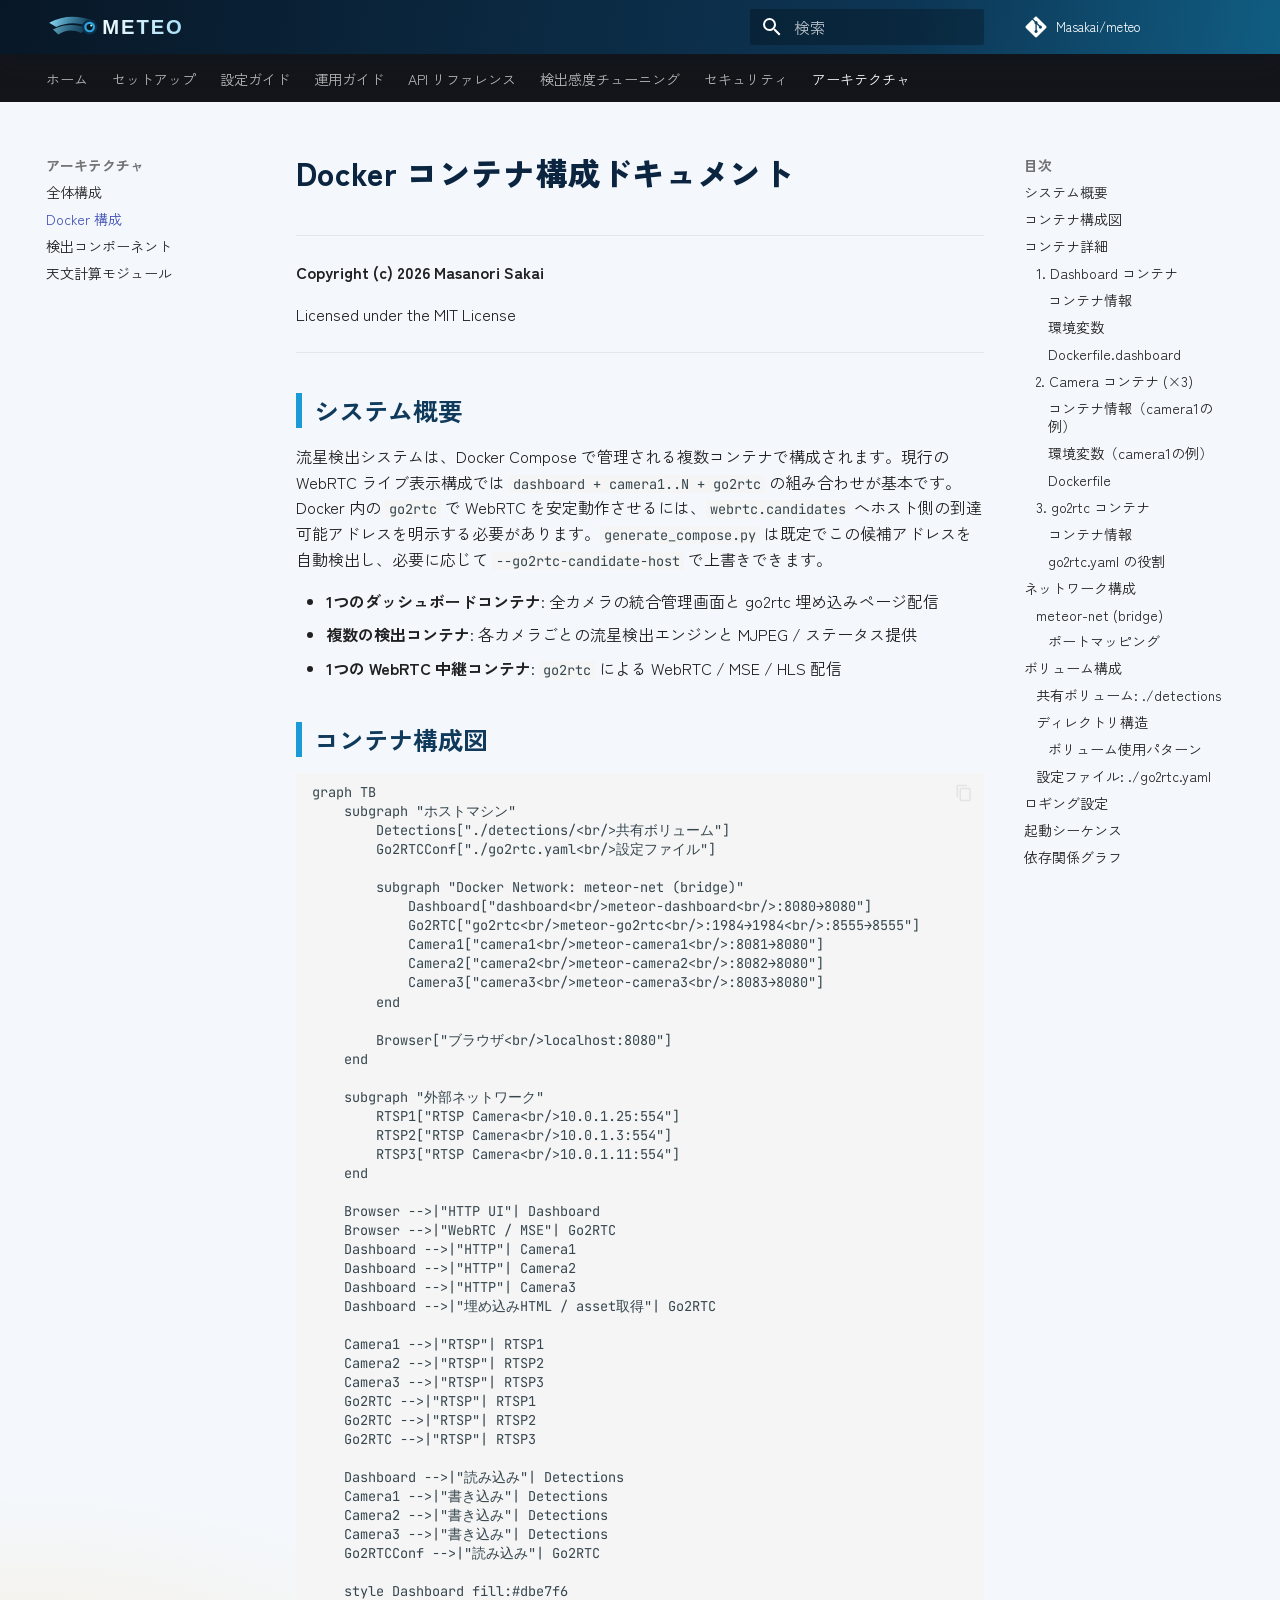
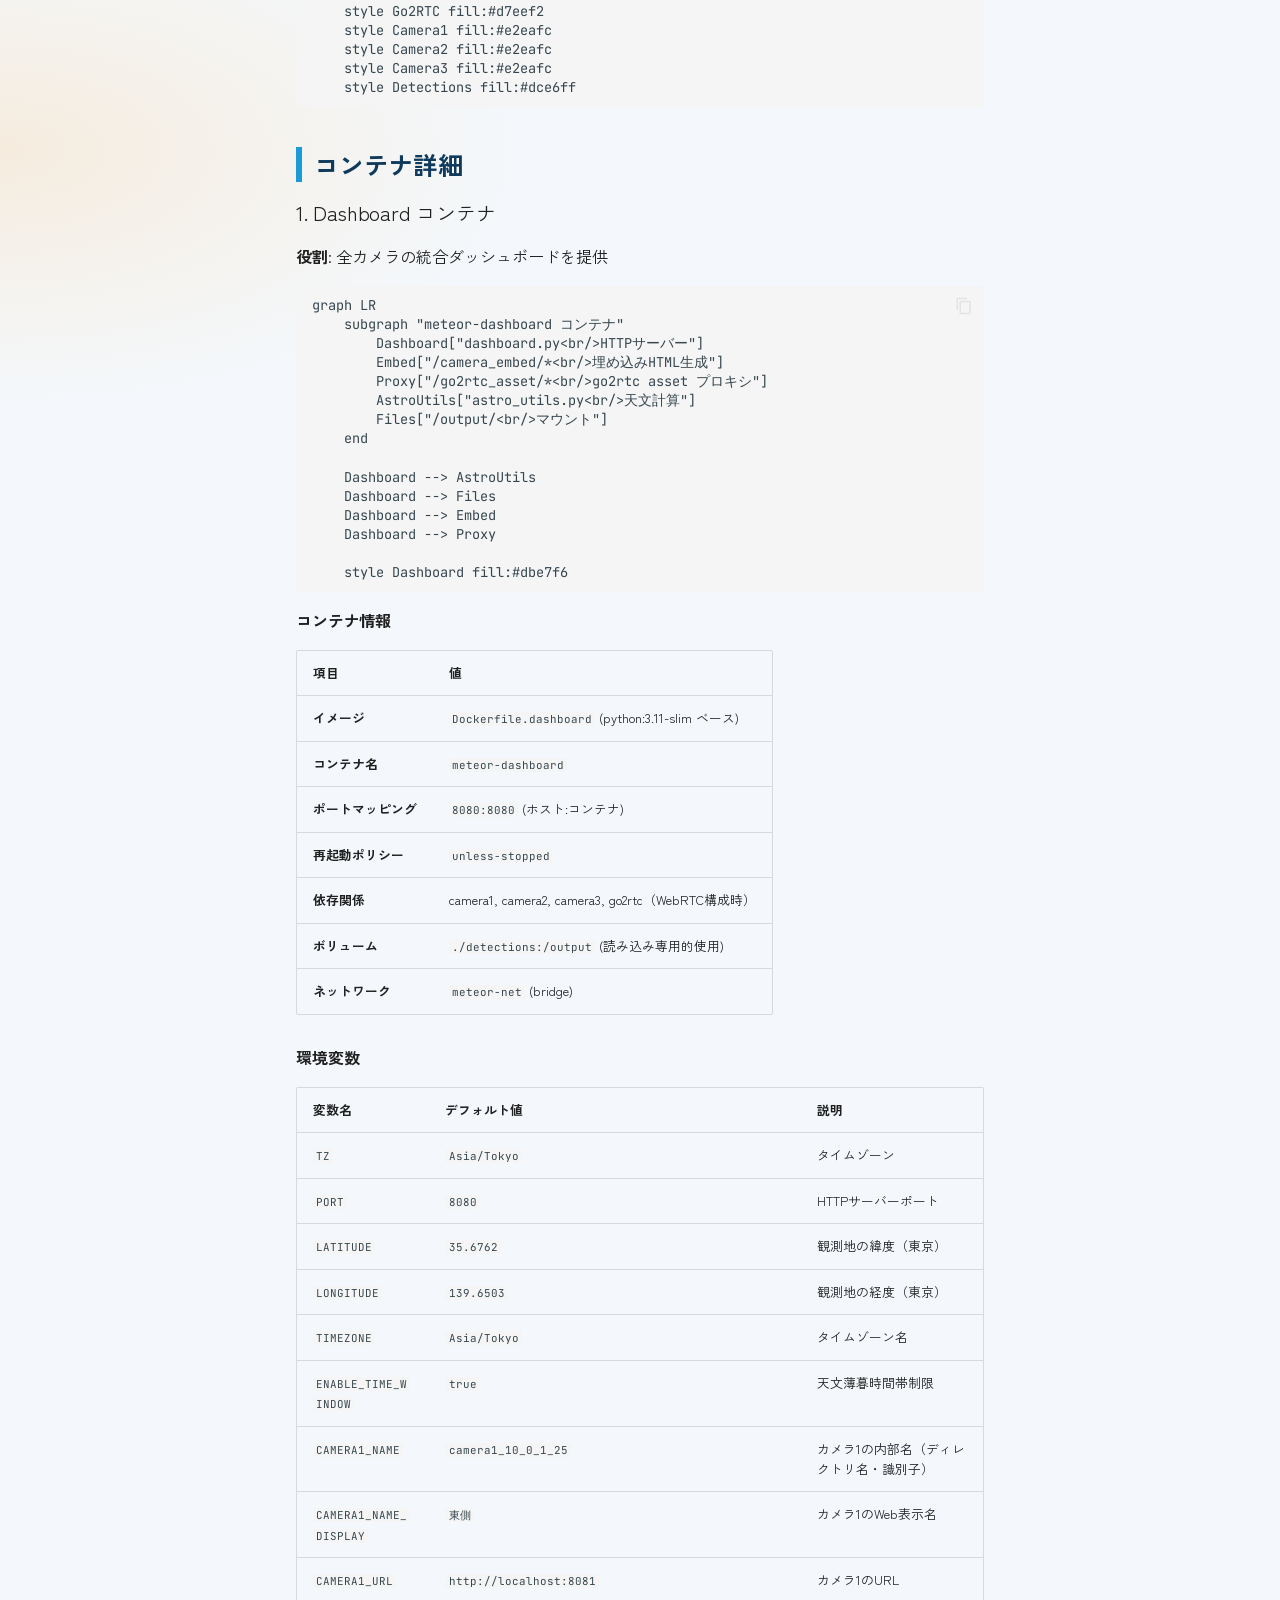
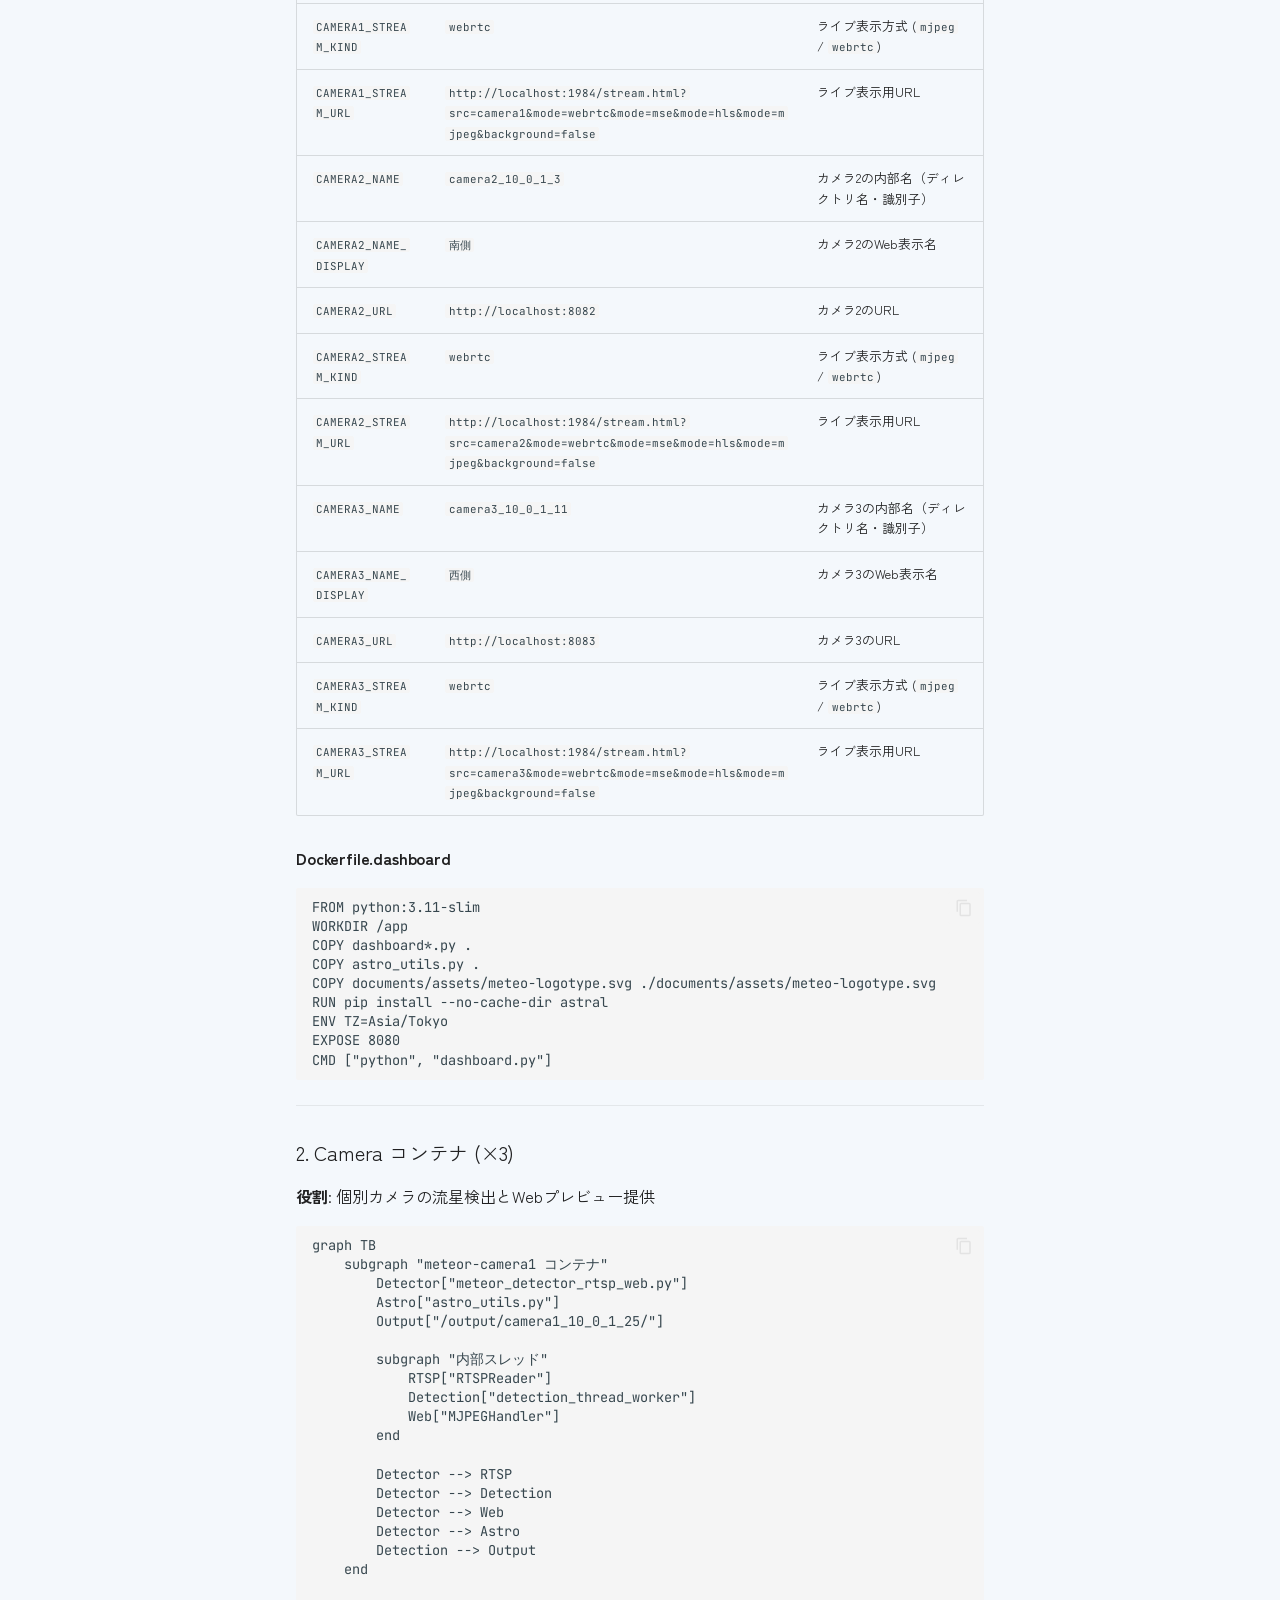
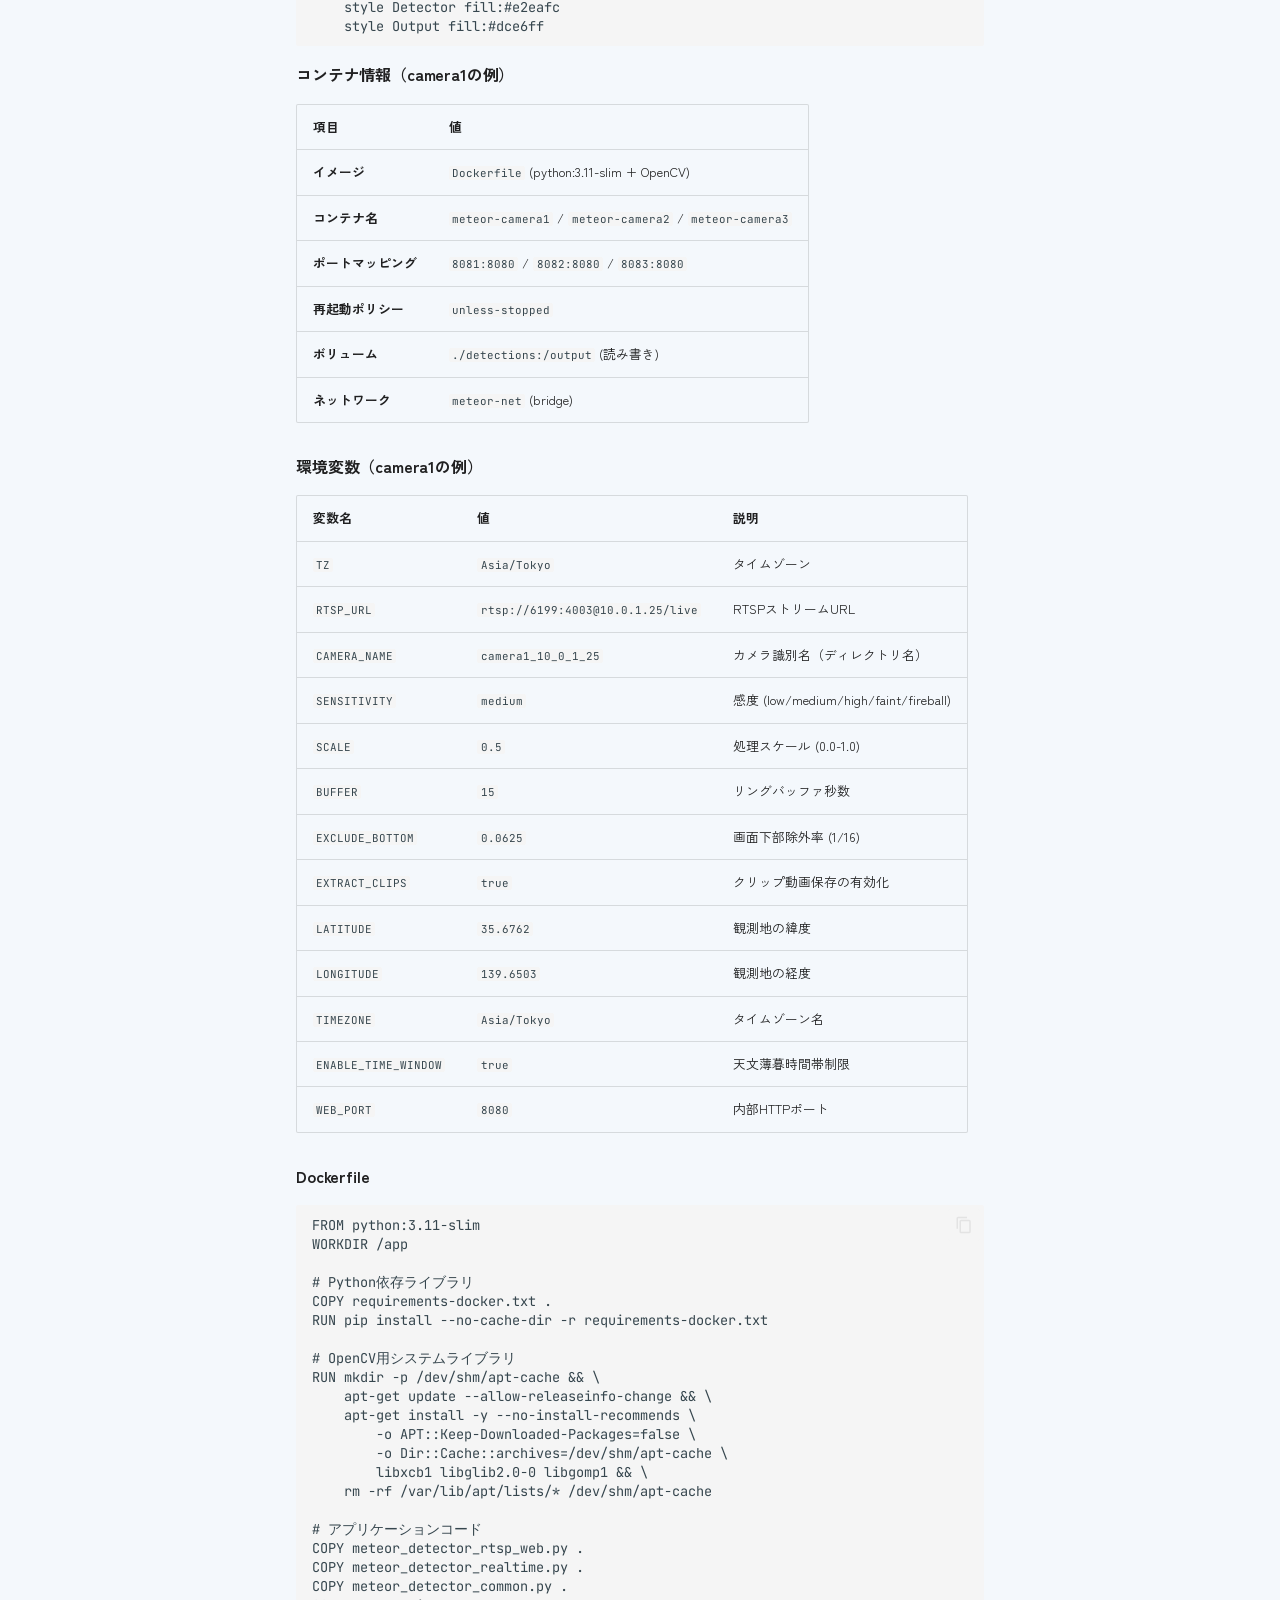
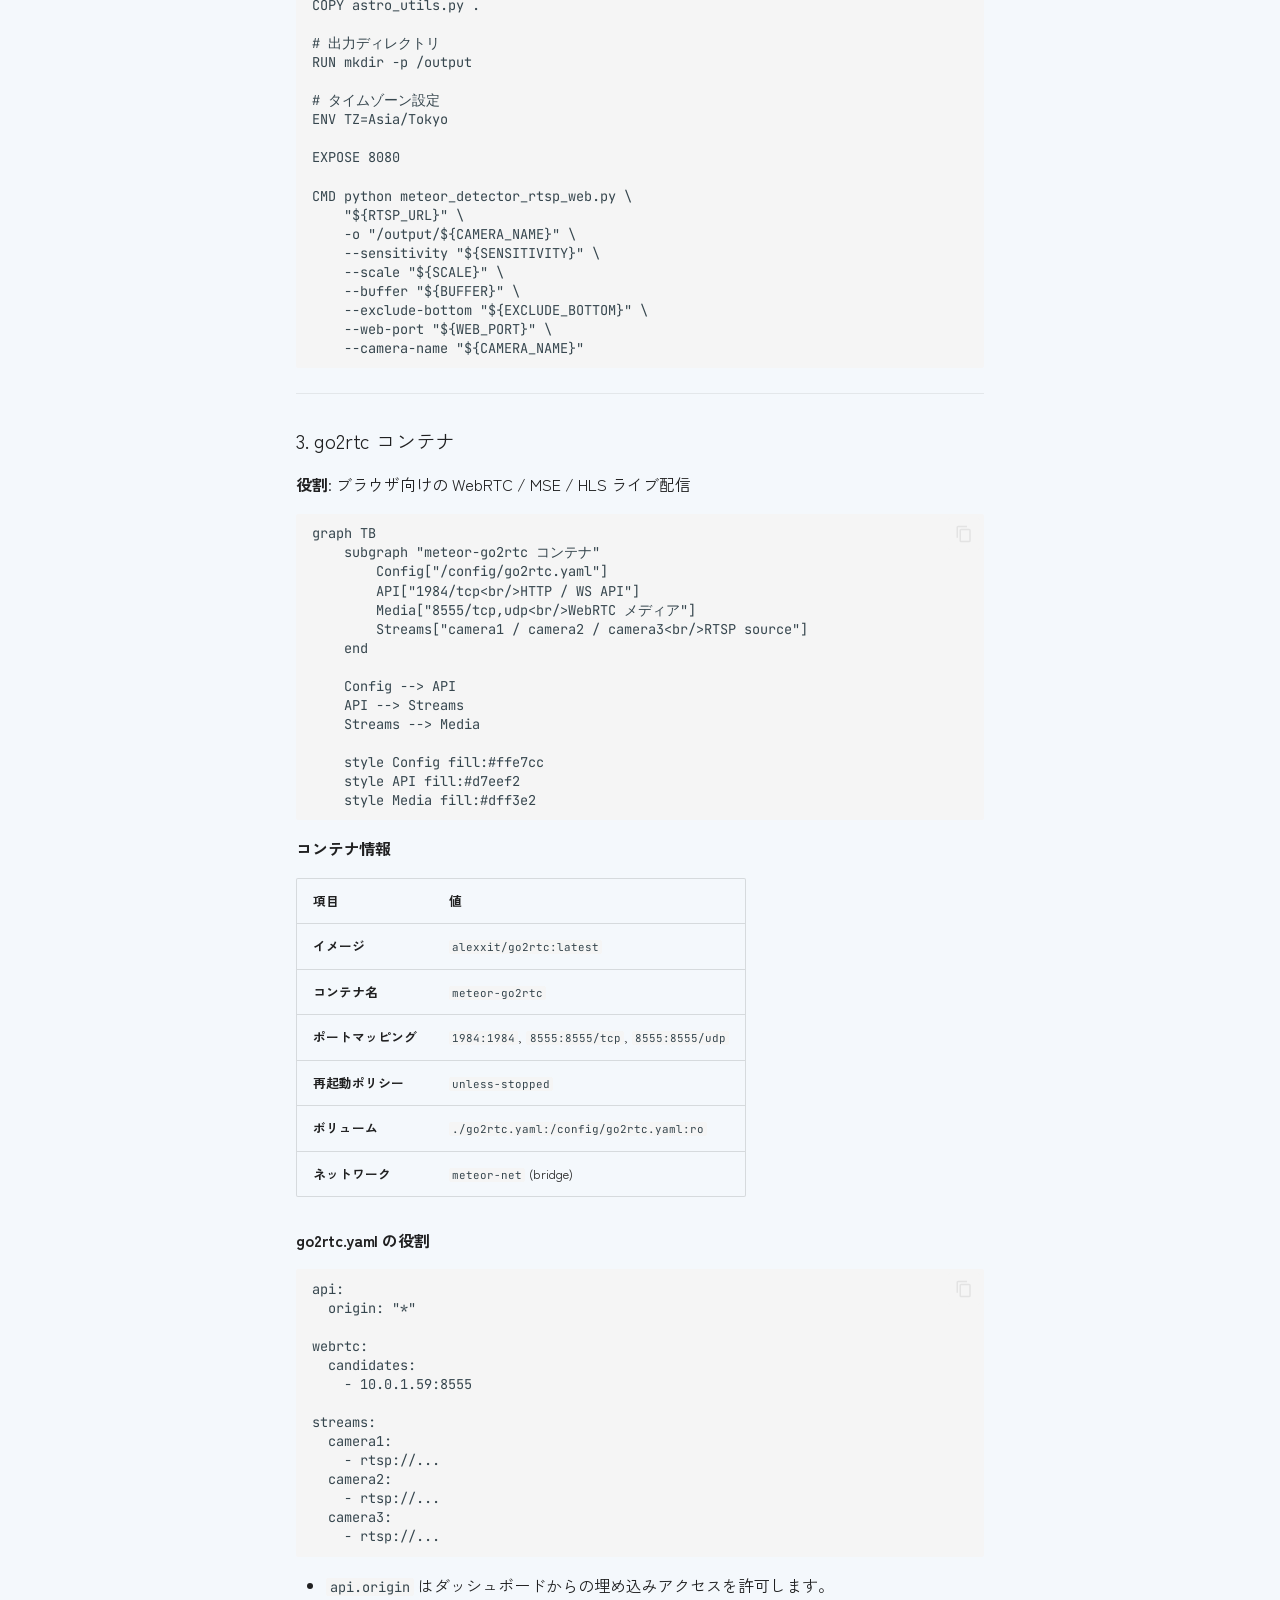
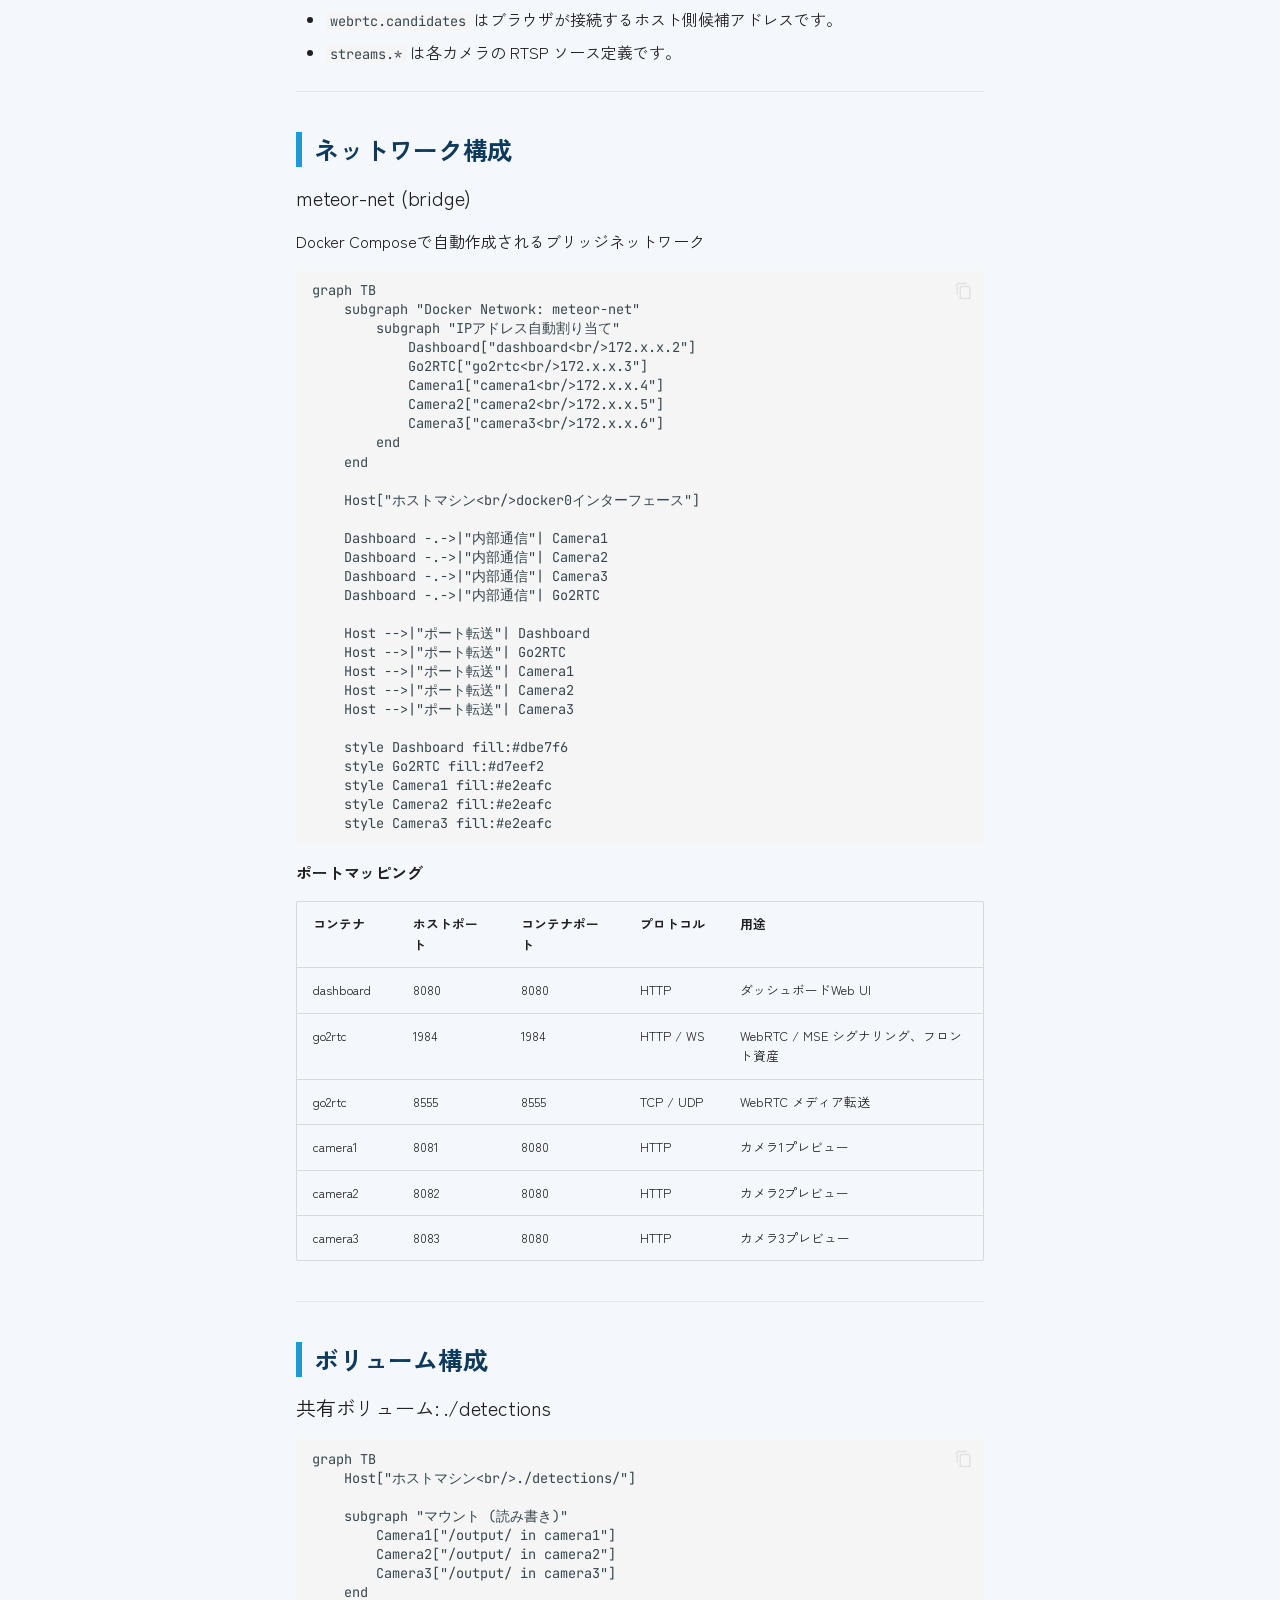
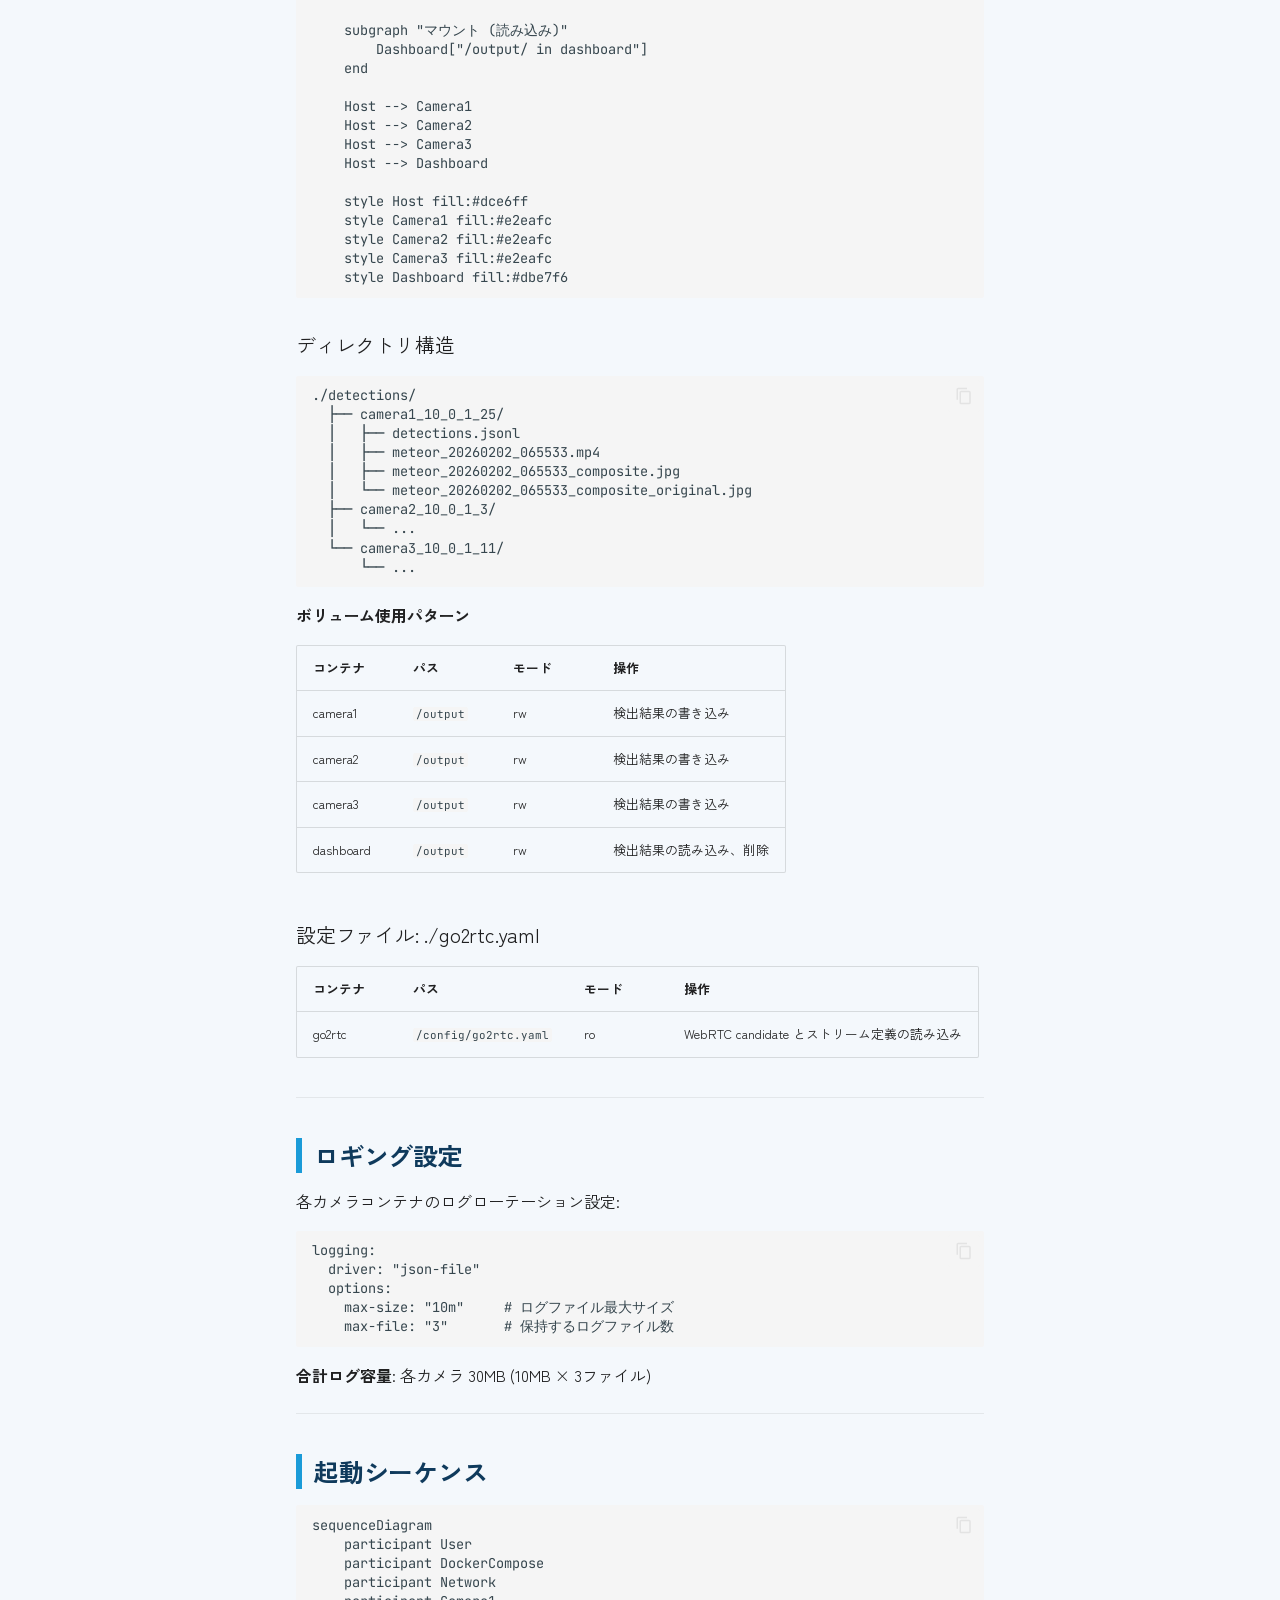
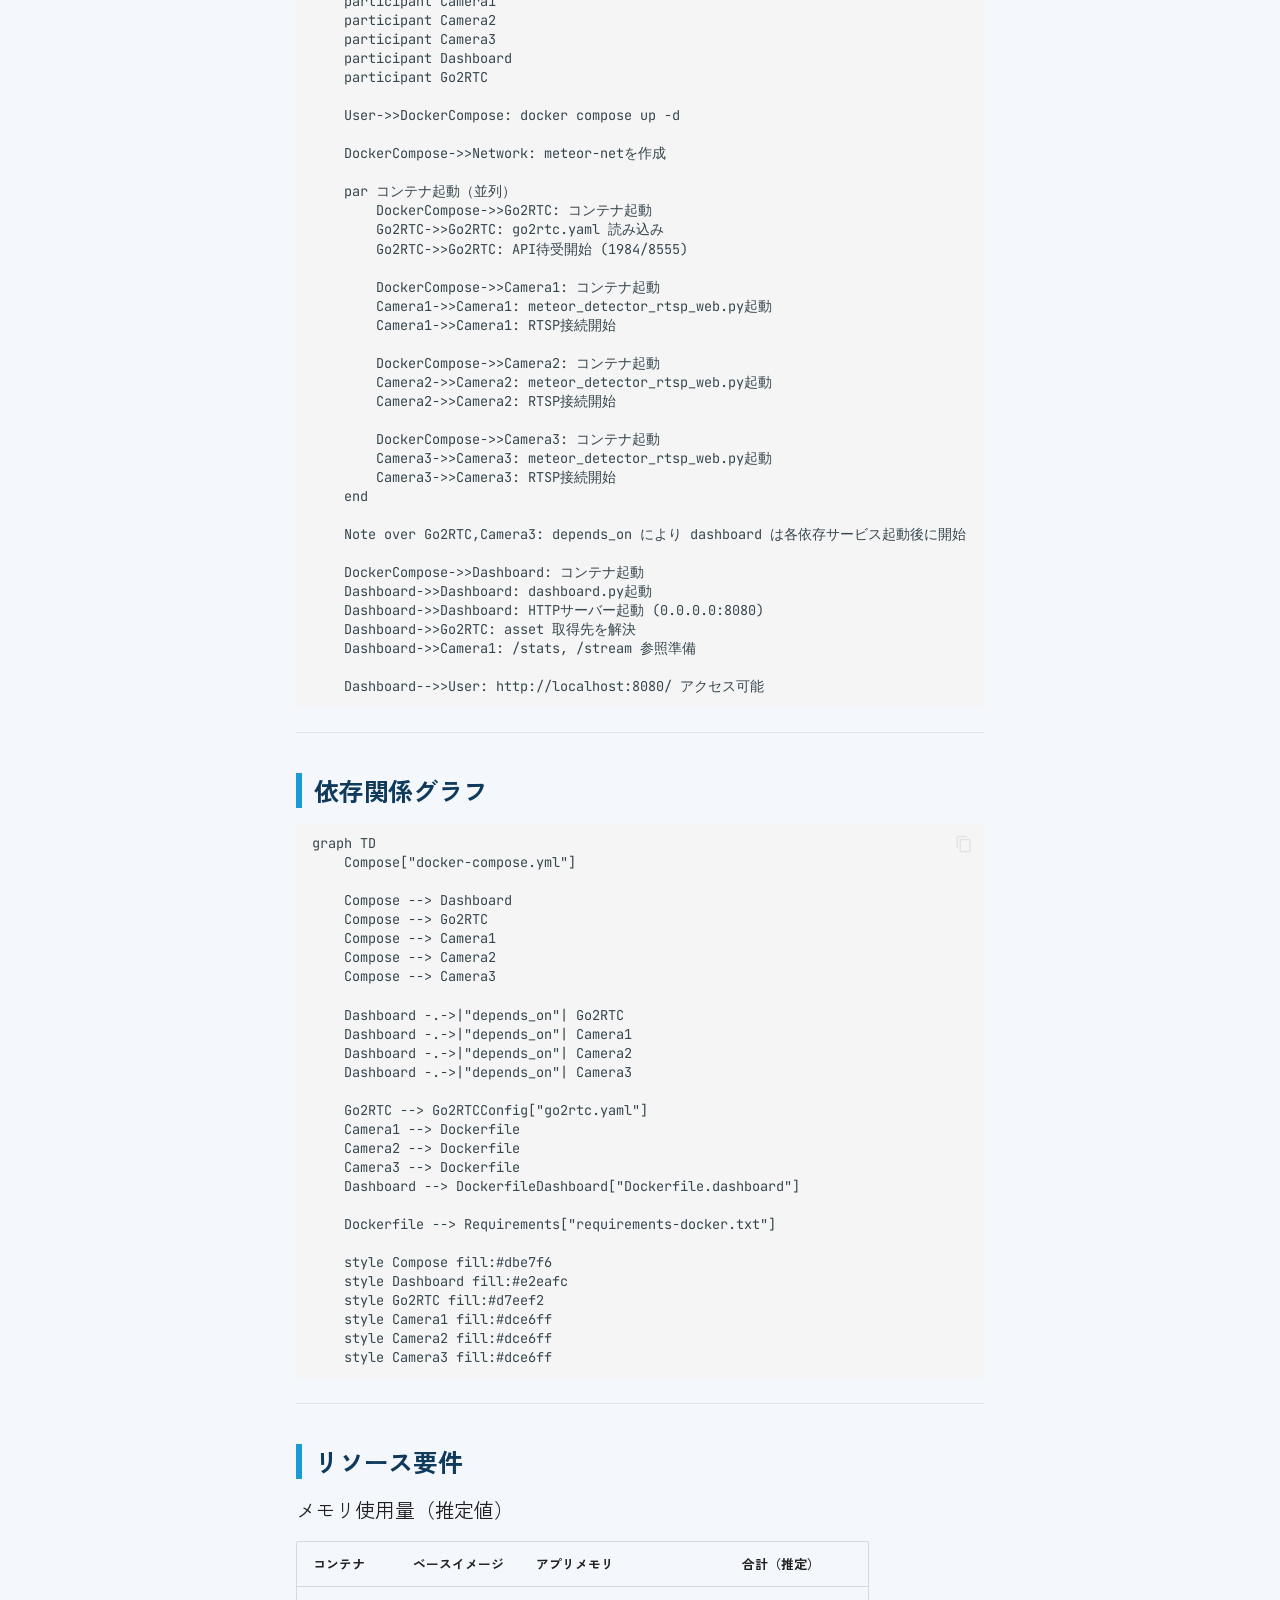
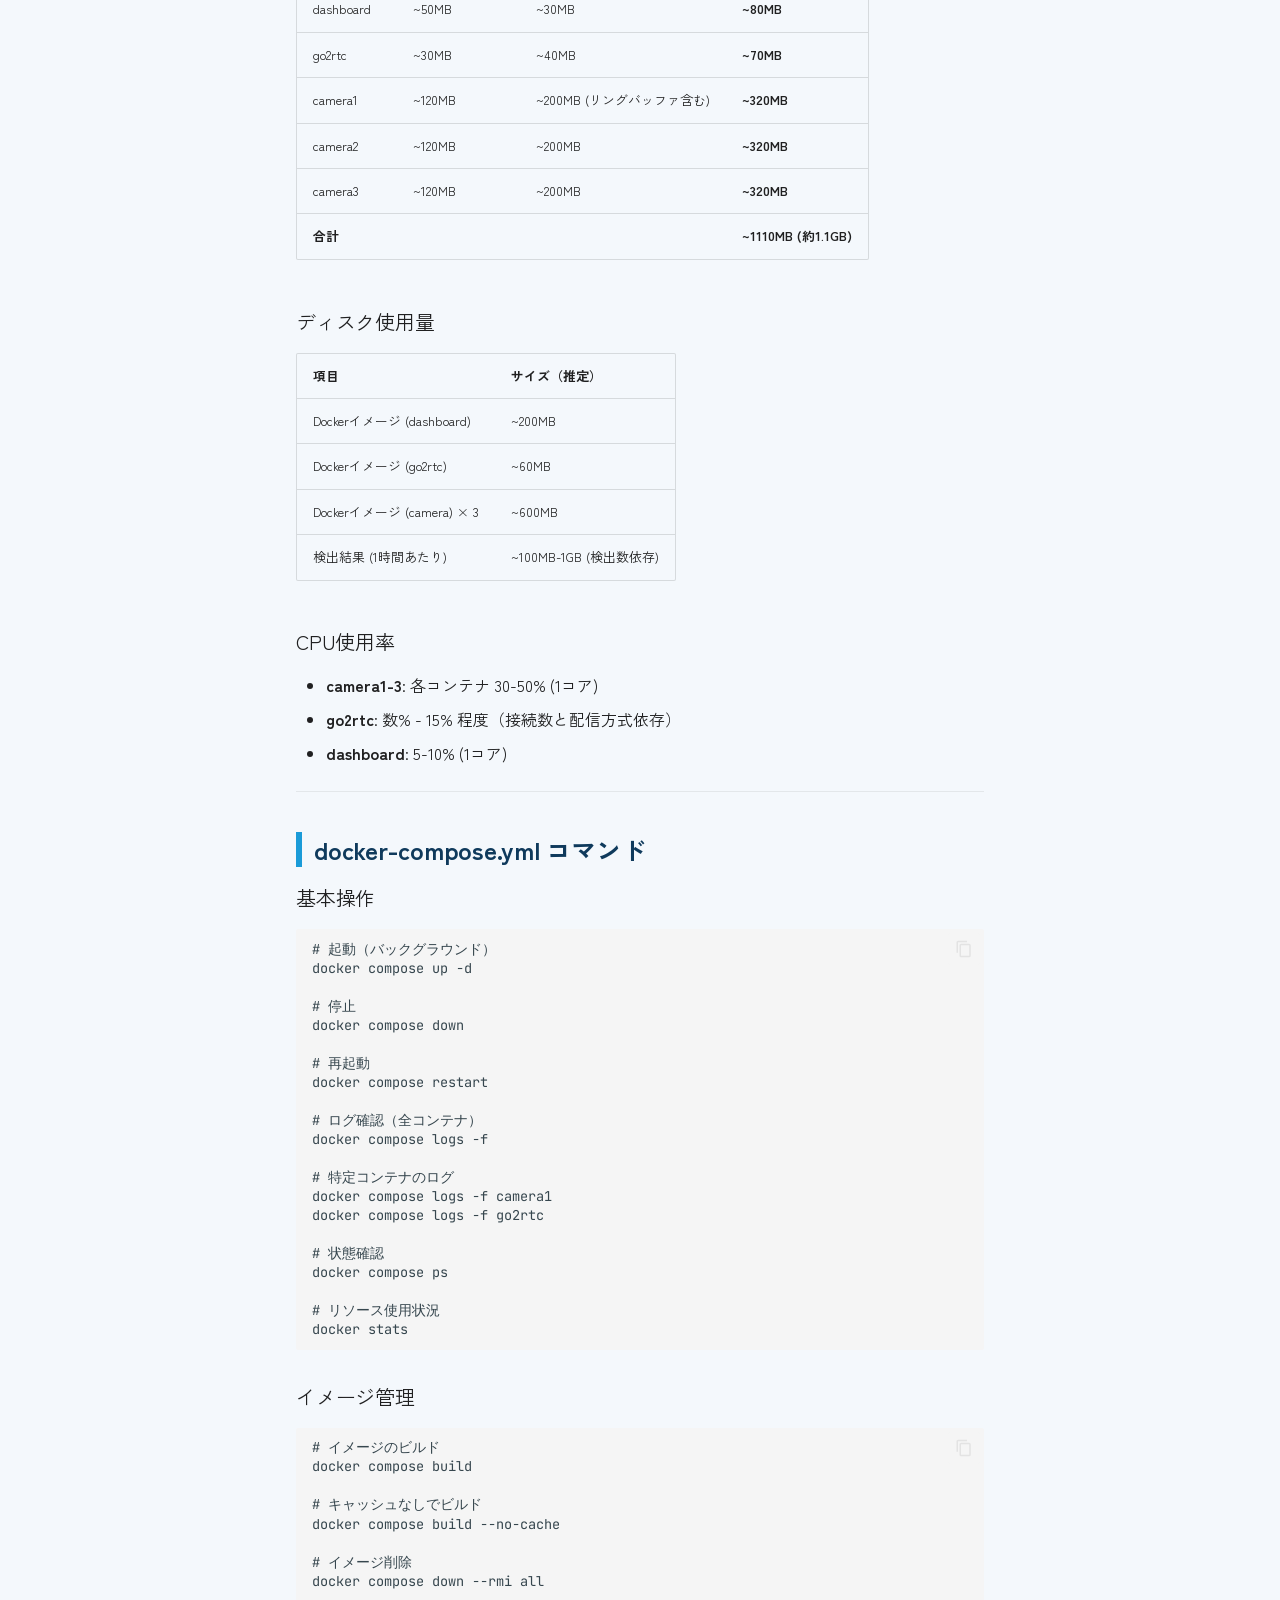
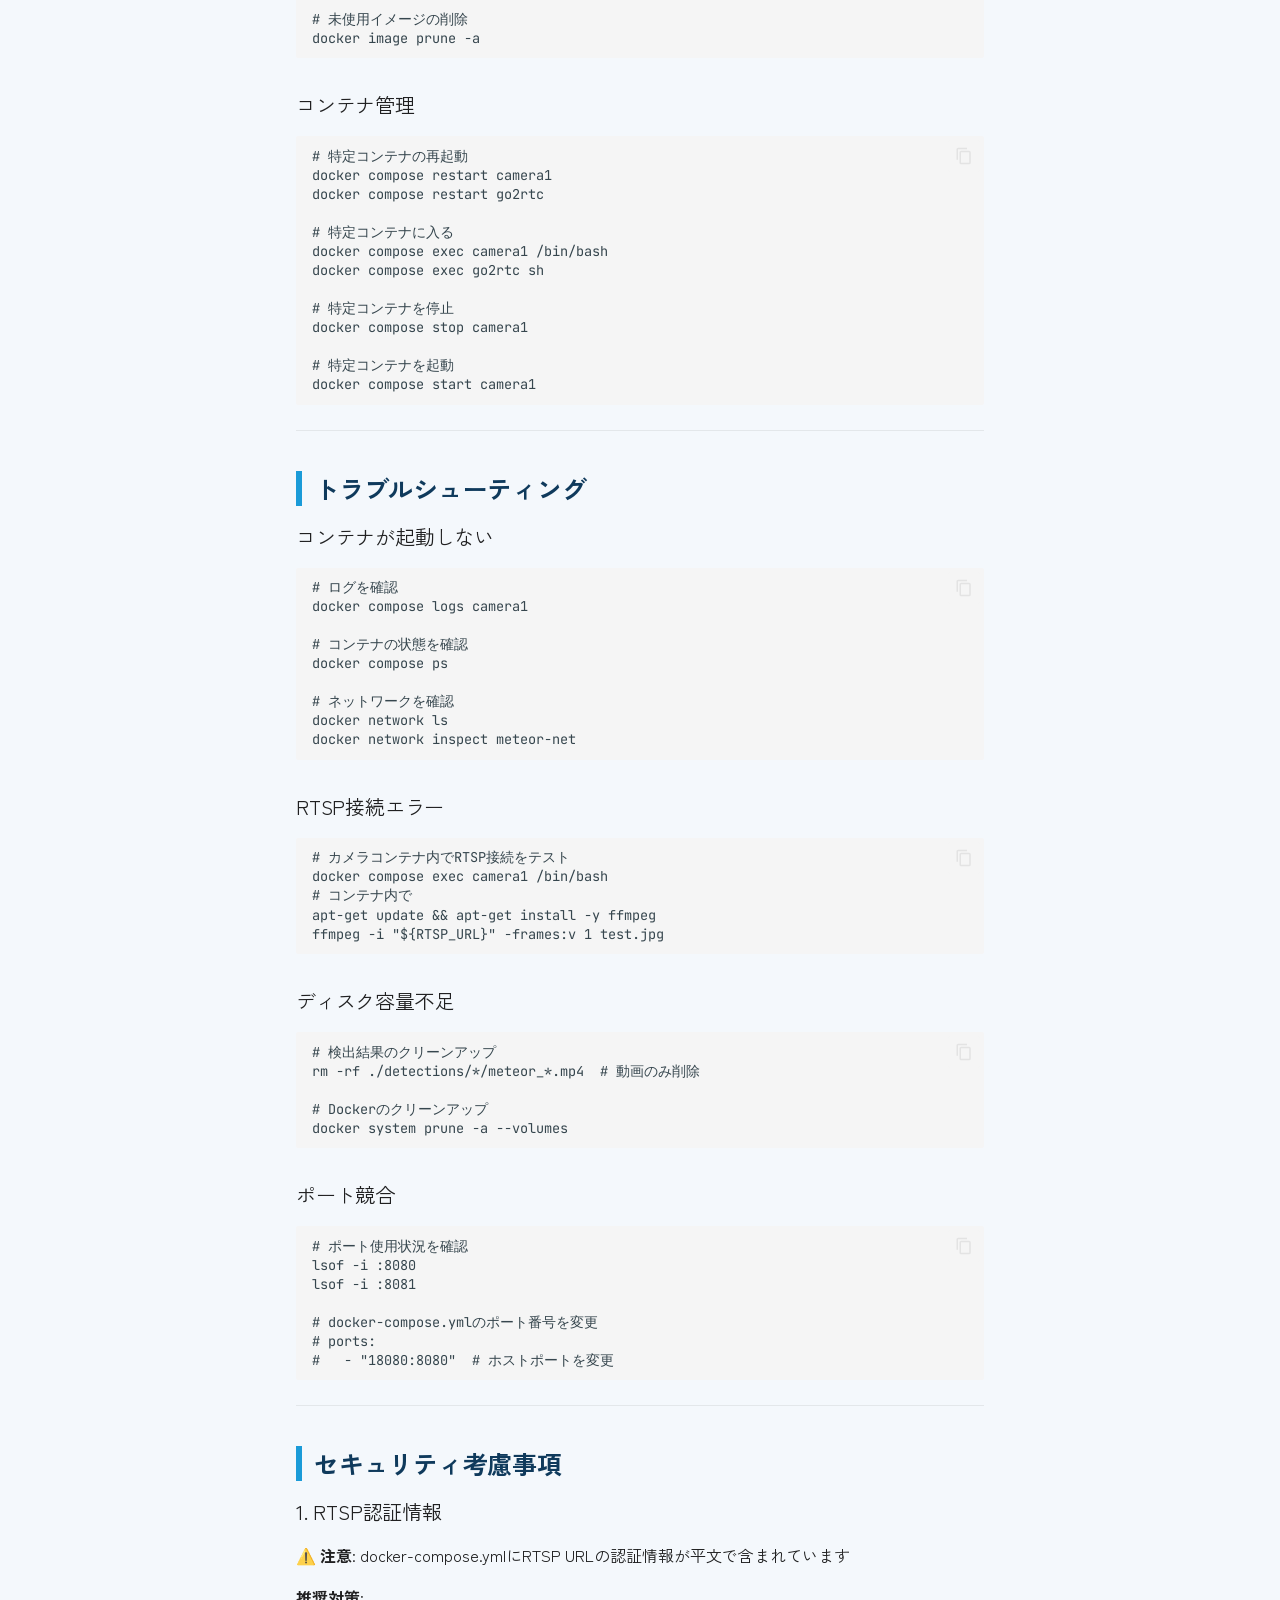
<file: site/DOCKER_ARCHITECTURE/index.html>
<!doctype html>
<html lang="ja" class="no-js">
  <head>
    
      <meta charset="utf-8">
      <meta name="viewport" content="width=device-width,initial-scale=1">
      
        <meta name="description" content="流星・雲検出システム Meteo の公式ドキュメント">
      
      
      
        <link rel="canonical" href="https://masakai.github.io/meteo/DOCKER_ARCHITECTURE/">
      
      
        <link rel="prev" href="../ARCHITECTURE/">
      
      
        <link rel="next" href="../DETECTOR_COMPONENTS/">
      
      
        
      
      
      <link rel="icon" href="../assets/mascot-meteo-cam.svg">
      <meta name="generator" content="mkdocs-1.6.1, mkdocs-material-9.7.5">
    
    
      
        <title>Docker 構成 - Meteo Documentation</title>
      
    
    
      <link rel="stylesheet" href="../assets/stylesheets/main.484c7ddc.min.css">
      
        
        <link rel="stylesheet" href="../assets/stylesheets/palette.ab4e12ef.min.css">
      
      


    
    
      
    
    
      
        
        
        <link rel="preconnect" href="https://fonts.gstatic.com" crossorigin>
        <link rel="stylesheet" href="https://fonts.googleapis.com/css?family=Zen+Kaku+Gothic+New:300,300i,400,400i,700,700i%7CJetBrains+Mono:400,400i,700,700i&display=fallback">
        <style>:root{--md-text-font:"Zen Kaku Gothic New";--md-code-font:"JetBrains Mono"}</style>
      
    
    
      <link rel="stylesheet" href="../stylesheets/extra.css">
    
    <script>__md_scope=new URL("..",location),__md_hash=e=>[...e].reduce(((e,_)=>(e<<5)-e+_.charCodeAt(0)),0),__md_get=(e,_=localStorage,t=__md_scope)=>JSON.parse(_.getItem(t.pathname+"."+e)),__md_set=(e,_,t=localStorage,a=__md_scope)=>{try{t.setItem(a.pathname+"."+e,JSON.stringify(_))}catch(e){}}</script>
    
      

    
    
  
  <meta property="og:site_name" content="Meteo Documentation">
  <meta property="og:type" content="website">
  <meta property="og:title" content="Docker 構成 | Meteo Documentation">
  <meta property="og:description" content="流星・雲検出システム Meteo の公式ドキュメント">
  <meta property="og:url" content="https://masakai.github.io/meteo/DOCKER_ARCHITECTURE/">
  <meta property="og:image" content="https://masakai.github.io/meteo/assets/ogp-meteo-card.png">
  <meta property="og:image:secure_url" content="https://masakai.github.io/meteo/assets/ogp-meteo-card.png">
  <meta property="og:image:type" content="image/png">
  <meta property="og:image:width" content="1200">
  <meta property="og:image:height" content="630">

  <meta name="twitter:card" content="summary_large_image">
  <meta name="twitter:title" content="Docker 構成 | Meteo Documentation">
  <meta name="twitter:description" content="流星・雲検出システム Meteo の公式ドキュメント">
  <meta name="twitter:image" content="https://masakai.github.io/meteo/assets/ogp-meteo-card.png">
  <script>
    document$.subscribe(function() {
      if (!window.mermaid) return;
      window.mermaid.initialize({
        startOnLoad: true,
        theme: "base",
        themeVariables: {
          primaryColor: "#e2ecff",
          primaryTextColor: "#111111",
          primaryBorderColor: "#7a92bf",
          secondaryColor: "#dff3e2",
          secondaryTextColor: "#111111",
          secondaryBorderColor: "#6f9a79",
          tertiaryColor: "#ffe8cc",
          tertiaryTextColor: "#111111",
          tertiaryBorderColor: "#c28a4a",
          lineColor: "#7b8794",
          textColor: "#111111",
          mainBkg: "#e2ecff",
          nodeBkg: "#e2ecff",
          nodeBorder: "#7a92bf",
          clusterBkg: "#f7f4ff",
          clusterBorder: "#b8abd9",
          defaultLinkColor: "#7b8794",
          titleColor: "#111111",
          edgeLabelBackground: "#ffffff",
          actorBkg: "#e2ecff",
          actorBorder: "#7a92bf",
          actorTextColor: "#111111",
          actorLineColor: "#7b8794",
          signalColor: "#111111",
          signalTextColor: "#111111",
          labelBoxBkgColor: "#fff7e8",
          labelBoxBorderColor: "#c28a4a",
          labelTextColor: "#111111",
          loopTextColor: "#111111",
          noteBkgColor: "#fff7e8",
          noteBorderColor: "#d1b27c",
          noteTextColor: "#111111",
          activationBkgColor: "#efe6ff",
          activationBorderColor: "#ab92cf",
          sectionBkgColor: "#f8fbff",
          altSectionBkgColor: "#fef6ea",
          gridColor: "#d6deea",
          cScale0: "#f8d7da",
          cScale1: "#ffe3c4",
          cScale2: "#fff1bf",
          cScale3: "#dff3e2",
          cScale4: "#e2ecff",
          cScale5: "#efe6ff",
          cScale6: "#f7dff0",
          cScale7: "#dff2f6"
        }
      });
    });
  </script>

  </head>
  
  
    
    
      
    
    
    
    
    <body dir="ltr" data-md-color-scheme="default" data-md-color-primary="black" data-md-color-accent="light-blue">
  
    
    <input class="md-toggle" data-md-toggle="drawer" type="checkbox" id="__drawer" autocomplete="off">
    <input class="md-toggle" data-md-toggle="search" type="checkbox" id="__search" autocomplete="off">
    <label class="md-overlay" for="__drawer"></label>
    <div data-md-component="skip">
      
        
        <a href="#docker" class="md-skip">
          コンテンツにスキップ
        </a>
      
    </div>
    <div data-md-component="announce">
      
    </div>
    
    
      

<header class="md-header" data-md-component="header">
  <nav class="md-header__inner md-grid" aria-label="ヘッダー">
    <a href=".." title="Meteo Documentation" class="md-header__button md-logo" aria-label="Meteo Documentation" data-md-component="logo">
      
  <img src="../assets/meteo-logotype.svg" alt="logo">

    </a>
    <label class="md-header__button md-icon" for="__drawer">
      
      <svg xmlns="http://www.w3.org/2000/svg" viewBox="0 0 24 24"><path d="M3 6h18v2H3zm0 5h18v2H3zm0 5h18v2H3z"/></svg>
    </label>
    <div class="md-header__title" data-md-component="header-title">
      <div class="md-header__ellipsis">
        <div class="md-header__topic">
          <span class="md-ellipsis">
            Meteo Documentation
          </span>
        </div>
        <div class="md-header__topic" data-md-component="header-topic">
          <span class="md-ellipsis">
            
              Docker 構成
            
          </span>
        </div>
      </div>
    </div>
    
      
        <form class="md-header__option" data-md-component="palette">
  
    
    
    
    <input class="md-option" data-md-color-media="" data-md-color-scheme="default" data-md-color-primary="black" data-md-color-accent="light-blue"  aria-hidden="true"  type="radio" name="__palette" id="__palette_0">
    
  
    
    
    
    <input class="md-option" data-md-color-media="" data-md-color-scheme="slate" data-md-color-primary="black" data-md-color-accent="light-blue"  aria-label="ダークモードに切り替え"  type="radio" name="__palette" id="__palette_1">
    
      <label class="md-header__button md-icon" title="ダークモードに切り替え" for="__palette_0" hidden>
        <svg xmlns="http://www.w3.org/2000/svg" viewBox="0 0 24 24"><path d="m17.75 4.09-2.53 1.94.91 3.06-2.63-1.81-2.63 1.81.91-3.06-2.53-1.94L12.44 4l1.06-3 1.06 3zm3.5 6.91-1.64 1.25.59 1.98-1.7-1.17-1.7 1.17.59-1.98L15.75 11l2.06-.05L18.5 9l.69 1.95zm-2.28 4.95c.83-.08 1.72 1.1 1.19 1.85-.32.45-.66.87-1.08 1.27C15.17 23 8.84 23 4.94 19.07c-3.91-3.9-3.91-10.24 0-14.14.4-.4.82-.76 1.27-1.08.75-.53 1.93.36 1.85 1.19-.27 2.86.69 5.83 2.89 8.02a9.96 9.96 0 0 0 8.02 2.89m-1.64 2.02a12.08 12.08 0 0 1-7.8-3.47c-2.17-2.19-3.33-5-3.49-7.82-2.81 3.14-2.7 7.96.31 10.98 3.02 3.01 7.84 3.12 10.98.31"/></svg>
      </label>
    
  
</form>
      
    
    
      <script>var palette=__md_get("__palette");if(palette&&palette.color){if("(prefers-color-scheme)"===palette.color.media){var media=matchMedia("(prefers-color-scheme: light)"),input=document.querySelector(media.matches?"[data-md-color-media='(prefers-color-scheme: light)']":"[data-md-color-media='(prefers-color-scheme: dark)']");palette.color.media=input.getAttribute("data-md-color-media"),palette.color.scheme=input.getAttribute("data-md-color-scheme"),palette.color.primary=input.getAttribute("data-md-color-primary"),palette.color.accent=input.getAttribute("data-md-color-accent")}for(var[key,value]of Object.entries(palette.color))document.body.setAttribute("data-md-color-"+key,value)}</script>
    
    
    
      
      
        <label class="md-header__button md-icon" for="__search">
          
          <svg xmlns="http://www.w3.org/2000/svg" viewBox="0 0 24 24"><path d="M9.5 3A6.5 6.5 0 0 1 16 9.5c0 1.61-.59 3.09-1.56 4.23l.27.27h.79l5 5-1.5 1.5-5-5v-.79l-.27-.27A6.52 6.52 0 0 1 9.5 16 6.5 6.5 0 0 1 3 9.5 6.5 6.5 0 0 1 9.5 3m0 2C7 5 5 7 5 9.5S7 14 9.5 14 14 12 14 9.5 12 5 9.5 5"/></svg>
        </label>
        <div class="md-search" data-md-component="search" role="dialog">
  <label class="md-search__overlay" for="__search"></label>
  <div class="md-search__inner" role="search">
    <form class="md-search__form" name="search">
      <input type="text" class="md-search__input" name="query" aria-label="検索" placeholder="検索" autocapitalize="off" autocorrect="off" autocomplete="off" spellcheck="false" data-md-component="search-query" required>
      <label class="md-search__icon md-icon" for="__search">
        
        <svg xmlns="http://www.w3.org/2000/svg" viewBox="0 0 24 24"><path d="M9.5 3A6.5 6.5 0 0 1 16 9.5c0 1.61-.59 3.09-1.56 4.23l.27.27h.79l5 5-1.5 1.5-5-5v-.79l-.27-.27A6.52 6.52 0 0 1 9.5 16 6.5 6.5 0 0 1 3 9.5 6.5 6.5 0 0 1 9.5 3m0 2C7 5 5 7 5 9.5S7 14 9.5 14 14 12 14 9.5 12 5 9.5 5"/></svg>
        
        <svg xmlns="http://www.w3.org/2000/svg" viewBox="0 0 24 24"><path d="M20 11v2H8l5.5 5.5-1.42 1.42L4.16 12l7.92-7.92L13.5 5.5 8 11z"/></svg>
      </label>
      <nav class="md-search__options" aria-label="検索">
        
        <button type="reset" class="md-search__icon md-icon" title="クリア" aria-label="クリア" tabindex="-1">
          
          <svg xmlns="http://www.w3.org/2000/svg" viewBox="0 0 24 24"><path d="M19 6.41 17.59 5 12 10.59 6.41 5 5 6.41 10.59 12 5 17.59 6.41 19 12 13.41 17.59 19 19 17.59 13.41 12z"/></svg>
        </button>
      </nav>
      
        <div class="md-search__suggest" data-md-component="search-suggest"></div>
      
    </form>
    <div class="md-search__output">
      <div class="md-search__scrollwrap" tabindex="0" data-md-scrollfix>
        <div class="md-search-result" data-md-component="search-result">
          <div class="md-search-result__meta">
            検索を初期化
          </div>
          <ol class="md-search-result__list" role="presentation"></ol>
        </div>
      </div>
    </div>
  </div>
</div>
      
    
    
      <div class="md-header__source">
        <a href="https://github.com/Masakai/meteo" title="リポジトリへ" class="md-source" data-md-component="source">
  <div class="md-source__icon md-icon">
    
    <svg xmlns="http://www.w3.org/2000/svg" viewBox="0 0 448 512"><!--! Font Awesome Free 7.1.0 by @fontawesome - https://fontawesome.com License - https://fontawesome.com/license/free (Icons: CC BY 4.0, Fonts: SIL OFL 1.1, Code: MIT License) Copyright 2025 Fonticons, Inc.--><path d="M439.6 236.1 244 40.5c-5.4-5.5-12.8-8.5-20.4-8.5s-15 3-20.4 8.4L162.5 81l51.5 51.5c27.1-9.1 52.7 16.8 43.4 43.7l49.7 49.7c34.2-11.8 61.2 31 35.5 56.7-26.5 26.5-70.2-2.9-56-37.3L240.3 199v121.9c25.3 12.5 22.3 41.8 9.1 55-6.4 6.4-15.2 10.1-24.3 10.1s-17.8-3.6-24.3-10.1c-17.6-17.6-11.1-46.9 11.2-56v-123c-20.8-8.5-24.6-30.7-18.6-45L142.6 101 8.5 235.1C3 240.6 0 247.9 0 255.5s3 15 8.5 20.4l195.6 195.7c5.4 5.4 12.7 8.4 20.4 8.4s15-3 20.4-8.4l194.7-194.7c5.4-5.4 8.4-12.8 8.4-20.4s-3-15-8.4-20.4"/></svg>
  </div>
  <div class="md-source__repository">
    Masakai/meteo
  </div>
</a>
      </div>
    
  </nav>
  
</header>
    
    <div class="md-container" data-md-component="container">
      
      
        
          
            
<nav class="md-tabs" aria-label="タブ" data-md-component="tabs">
  <div class="md-grid">
    <ul class="md-tabs__list">
      
        
  
  
  
  
    <li class="md-tabs__item">
      <a href=".." class="md-tabs__link">
        
  
  
    
  
  ホーム

      </a>
    </li>
  

      
        
  
  
  
  
    <li class="md-tabs__item">
      <a href="../SETUP_GUIDE/" class="md-tabs__link">
        
  
  
    
  
  セットアップ

      </a>
    </li>
  

      
        
  
  
  
  
    <li class="md-tabs__item">
      <a href="../CONFIGURATION_GUIDE/" class="md-tabs__link">
        
  
  
    
  
  設定ガイド

      </a>
    </li>
  

      
        
  
  
  
  
    <li class="md-tabs__item">
      <a href="../OPERATIONS_GUIDE/" class="md-tabs__link">
        
  
  
    
  
  運用ガイド

      </a>
    </li>
  

      
        
  
  
  
  
    <li class="md-tabs__item">
      <a href="../API_REFERENCE/" class="md-tabs__link">
        
  
  
    
  
  API リファレンス

      </a>
    </li>
  

      
        
  
  
  
  
    <li class="md-tabs__item">
      <a href="../DETECTION_TUNING/" class="md-tabs__link">
        
  
  
    
  
  検出感度チューニング

      </a>
    </li>
  

      
        
  
  
  
  
    <li class="md-tabs__item">
      <a href="../SECURITY/" class="md-tabs__link">
        
  
  
    
  
  セキュリティ

      </a>
    </li>
  

      
        
  
  
  
    
  
  
    
    
      <li class="md-tabs__item md-tabs__item--active">
        <a href="../ARCHITECTURE/" class="md-tabs__link">
          
  
  
  アーキテクチャ

        </a>
      </li>
    
  

      
    </ul>
  </div>
</nav>
          
        
      
      <main class="md-main" data-md-component="main">
        <div class="md-main__inner md-grid">
          
            
              
              <div class="md-sidebar md-sidebar--primary" data-md-component="sidebar" data-md-type="navigation" >
                <div class="md-sidebar__scrollwrap">
                  <div class="md-sidebar__inner">
                    


  


<nav class="md-nav md-nav--primary md-nav--lifted" aria-label="ナビゲーション" data-md-level="0">
  <label class="md-nav__title" for="__drawer">
    <a href=".." title="Meteo Documentation" class="md-nav__button md-logo" aria-label="Meteo Documentation" data-md-component="logo">
      
  <img src="../assets/meteo-logotype.svg" alt="logo">

    </a>
    Meteo Documentation
  </label>
  
    <div class="md-nav__source">
      <a href="https://github.com/Masakai/meteo" title="リポジトリへ" class="md-source" data-md-component="source">
  <div class="md-source__icon md-icon">
    
    <svg xmlns="http://www.w3.org/2000/svg" viewBox="0 0 448 512"><!--! Font Awesome Free 7.1.0 by @fontawesome - https://fontawesome.com License - https://fontawesome.com/license/free (Icons: CC BY 4.0, Fonts: SIL OFL 1.1, Code: MIT License) Copyright 2025 Fonticons, Inc.--><path d="M439.6 236.1 244 40.5c-5.4-5.5-12.8-8.5-20.4-8.5s-15 3-20.4 8.4L162.5 81l51.5 51.5c27.1-9.1 52.7 16.8 43.4 43.7l49.7 49.7c34.2-11.8 61.2 31 35.5 56.7-26.5 26.5-70.2-2.9-56-37.3L240.3 199v121.9c25.3 12.5 22.3 41.8 9.1 55-6.4 6.4-15.2 10.1-24.3 10.1s-17.8-3.6-24.3-10.1c-17.6-17.6-11.1-46.9 11.2-56v-123c-20.8-8.5-24.6-30.7-18.6-45L142.6 101 8.5 235.1C3 240.6 0 247.9 0 255.5s3 15 8.5 20.4l195.6 195.7c5.4 5.4 12.7 8.4 20.4 8.4s15-3 20.4-8.4l194.7-194.7c5.4-5.4 8.4-12.8 8.4-20.4s-3-15-8.4-20.4"/></svg>
  </div>
  <div class="md-source__repository">
    Masakai/meteo
  </div>
</a>
    </div>
  
  <ul class="md-nav__list" data-md-scrollfix>
    
      
      
  
  
  
  
    <li class="md-nav__item">
      <a href=".." class="md-nav__link">
        
  
  
  <span class="md-ellipsis">
    
  
    ホーム
  

    
  </span>
  
  

      </a>
    </li>
  

    
      
      
  
  
  
  
    <li class="md-nav__item">
      <a href="../SETUP_GUIDE/" class="md-nav__link">
        
  
  
  <span class="md-ellipsis">
    
  
    セットアップ
  

    
  </span>
  
  

      </a>
    </li>
  

    
      
      
  
  
  
  
    <li class="md-nav__item">
      <a href="../CONFIGURATION_GUIDE/" class="md-nav__link">
        
  
  
  <span class="md-ellipsis">
    
  
    設定ガイド
  

    
  </span>
  
  

      </a>
    </li>
  

    
      
      
  
  
  
  
    <li class="md-nav__item">
      <a href="../OPERATIONS_GUIDE/" class="md-nav__link">
        
  
  
  <span class="md-ellipsis">
    
  
    運用ガイド
  

    
  </span>
  
  

      </a>
    </li>
  

    
      
      
  
  
  
  
    <li class="md-nav__item">
      <a href="../API_REFERENCE/" class="md-nav__link">
        
  
  
  <span class="md-ellipsis">
    
  
    API リファレンス
  

    
  </span>
  
  

      </a>
    </li>
  

    
      
      
  
  
  
  
    <li class="md-nav__item">
      <a href="../DETECTION_TUNING/" class="md-nav__link">
        
  
  
  <span class="md-ellipsis">
    
  
    検出感度チューニング
  

    
  </span>
  
  

      </a>
    </li>
  

    
      
      
  
  
  
  
    <li class="md-nav__item">
      <a href="../SECURITY/" class="md-nav__link">
        
  
  
  <span class="md-ellipsis">
    
  
    セキュリティ
  

    
  </span>
  
  

      </a>
    </li>
  

    
      
      
  
  
    
  
  
  
    
    
    
    
      
        
        
      
      
    
    
    <li class="md-nav__item md-nav__item--active md-nav__item--section md-nav__item--nested">
      
        
        
        <input class="md-nav__toggle md-toggle " type="checkbox" id="__nav_8" checked>
        
          
          <label class="md-nav__link" for="__nav_8" id="__nav_8_label" tabindex="">
            
  
  
  <span class="md-ellipsis">
    
  
    アーキテクチャ
  

    
  </span>
  
  

            <span class="md-nav__icon md-icon"></span>
          </label>
        
        <nav class="md-nav" data-md-level="1" aria-labelledby="__nav_8_label" aria-expanded="true">
          <label class="md-nav__title" for="__nav_8">
            <span class="md-nav__icon md-icon"></span>
            
  
    アーキテクチャ
  

          </label>
          <ul class="md-nav__list" data-md-scrollfix>
            
              
                
  
  
  
  
    <li class="md-nav__item">
      <a href="../ARCHITECTURE/" class="md-nav__link">
        
  
  
  <span class="md-ellipsis">
    
  
    全体構成
  

    
  </span>
  
  

      </a>
    </li>
  

              
            
              
                
  
  
    
  
  
  
    <li class="md-nav__item md-nav__item--active">
      
      <input class="md-nav__toggle md-toggle" type="checkbox" id="__toc">
      
      
        
      
      
        <label class="md-nav__link md-nav__link--active" for="__toc">
          
  
  
  <span class="md-ellipsis">
    
  
    Docker 構成
  

    
  </span>
  
  

          <span class="md-nav__icon md-icon"></span>
        </label>
      
      <a href="./" class="md-nav__link md-nav__link--active">
        
  
  
  <span class="md-ellipsis">
    
  
    Docker 構成
  

    
  </span>
  
  

      </a>
      
        

<nav class="md-nav md-nav--secondary" aria-label="目次">
  
  
  
    
  
  
    <label class="md-nav__title" for="__toc">
      <span class="md-nav__icon md-icon"></span>
      目次
    </label>
    <ul class="md-nav__list" data-md-component="toc" data-md-scrollfix>
      
        <li class="md-nav__item">
  <a href="#_1" class="md-nav__link">
    <span class="md-ellipsis">
      
        システム概要
      
    </span>
  </a>
  
</li>
      
        <li class="md-nav__item">
  <a href="#_2" class="md-nav__link">
    <span class="md-ellipsis">
      
        コンテナ構成図
      
    </span>
  </a>
  
</li>
      
        <li class="md-nav__item">
  <a href="#_3" class="md-nav__link">
    <span class="md-ellipsis">
      
        コンテナ詳細
      
    </span>
  </a>
  
    <nav class="md-nav" aria-label="コンテナ詳細">
      <ul class="md-nav__list">
        
          <li class="md-nav__item">
  <a href="#1-dashboard" class="md-nav__link">
    <span class="md-ellipsis">
      
        1. Dashboard コンテナ
      
    </span>
  </a>
  
    <nav class="md-nav" aria-label="1. Dashboard コンテナ">
      <ul class="md-nav__list">
        
          <li class="md-nav__item">
  <a href="#_4" class="md-nav__link">
    <span class="md-ellipsis">
      
        コンテナ情報
      
    </span>
  </a>
  
</li>
        
          <li class="md-nav__item">
  <a href="#_5" class="md-nav__link">
    <span class="md-ellipsis">
      
        環境変数
      
    </span>
  </a>
  
</li>
        
          <li class="md-nav__item">
  <a href="#dockerfiledashboard" class="md-nav__link">
    <span class="md-ellipsis">
      
        Dockerfile.dashboard
      
    </span>
  </a>
  
</li>
        
      </ul>
    </nav>
  
</li>
        
          <li class="md-nav__item">
  <a href="#2-camera-3" class="md-nav__link">
    <span class="md-ellipsis">
      
        2. Camera コンテナ (×3)
      
    </span>
  </a>
  
    <nav class="md-nav" aria-label="2. Camera コンテナ (×3)">
      <ul class="md-nav__list">
        
          <li class="md-nav__item">
  <a href="#camera1" class="md-nav__link">
    <span class="md-ellipsis">
      
        コンテナ情報（camera1の例）
      
    </span>
  </a>
  
</li>
        
          <li class="md-nav__item">
  <a href="#camera1_1" class="md-nav__link">
    <span class="md-ellipsis">
      
        環境変数（camera1の例）
      
    </span>
  </a>
  
</li>
        
          <li class="md-nav__item">
  <a href="#dockerfile" class="md-nav__link">
    <span class="md-ellipsis">
      
        Dockerfile
      
    </span>
  </a>
  
</li>
        
      </ul>
    </nav>
  
</li>
        
          <li class="md-nav__item">
  <a href="#3-go2rtc" class="md-nav__link">
    <span class="md-ellipsis">
      
        3. go2rtc コンテナ
      
    </span>
  </a>
  
    <nav class="md-nav" aria-label="3. go2rtc コンテナ">
      <ul class="md-nav__list">
        
          <li class="md-nav__item">
  <a href="#_6" class="md-nav__link">
    <span class="md-ellipsis">
      
        コンテナ情報
      
    </span>
  </a>
  
</li>
        
          <li class="md-nav__item">
  <a href="#go2rtcyaml" class="md-nav__link">
    <span class="md-ellipsis">
      
        go2rtc.yaml の役割
      
    </span>
  </a>
  
</li>
        
      </ul>
    </nav>
  
</li>
        
      </ul>
    </nav>
  
</li>
      
        <li class="md-nav__item">
  <a href="#_7" class="md-nav__link">
    <span class="md-ellipsis">
      
        ネットワーク構成
      
    </span>
  </a>
  
    <nav class="md-nav" aria-label="ネットワーク構成">
      <ul class="md-nav__list">
        
          <li class="md-nav__item">
  <a href="#meteor-net-bridge" class="md-nav__link">
    <span class="md-ellipsis">
      
        meteor-net (bridge)
      
    </span>
  </a>
  
    <nav class="md-nav" aria-label="meteor-net (bridge)">
      <ul class="md-nav__list">
        
          <li class="md-nav__item">
  <a href="#_8" class="md-nav__link">
    <span class="md-ellipsis">
      
        ポートマッピング
      
    </span>
  </a>
  
</li>
        
      </ul>
    </nav>
  
</li>
        
      </ul>
    </nav>
  
</li>
      
        <li class="md-nav__item">
  <a href="#_9" class="md-nav__link">
    <span class="md-ellipsis">
      
        ボリューム構成
      
    </span>
  </a>
  
    <nav class="md-nav" aria-label="ボリューム構成">
      <ul class="md-nav__list">
        
          <li class="md-nav__item">
  <a href="#detections" class="md-nav__link">
    <span class="md-ellipsis">
      
        共有ボリューム: ./detections
      
    </span>
  </a>
  
</li>
        
          <li class="md-nav__item">
  <a href="#_10" class="md-nav__link">
    <span class="md-ellipsis">
      
        ディレクトリ構造
      
    </span>
  </a>
  
    <nav class="md-nav" aria-label="ディレクトリ構造">
      <ul class="md-nav__list">
        
          <li class="md-nav__item">
  <a href="#_11" class="md-nav__link">
    <span class="md-ellipsis">
      
        ボリューム使用パターン
      
    </span>
  </a>
  
</li>
        
      </ul>
    </nav>
  
</li>
        
          <li class="md-nav__item">
  <a href="#go2rtcyaml_1" class="md-nav__link">
    <span class="md-ellipsis">
      
        設定ファイル: ./go2rtc.yaml
      
    </span>
  </a>
  
</li>
        
      </ul>
    </nav>
  
</li>
      
        <li class="md-nav__item">
  <a href="#_12" class="md-nav__link">
    <span class="md-ellipsis">
      
        ロギング設定
      
    </span>
  </a>
  
</li>
      
        <li class="md-nav__item">
  <a href="#_13" class="md-nav__link">
    <span class="md-ellipsis">
      
        起動シーケンス
      
    </span>
  </a>
  
</li>
      
        <li class="md-nav__item">
  <a href="#_14" class="md-nav__link">
    <span class="md-ellipsis">
      
        依存関係グラフ
      
    </span>
  </a>
  
</li>
      
        <li class="md-nav__item">
  <a href="#_15" class="md-nav__link">
    <span class="md-ellipsis">
      
        リソース要件
      
    </span>
  </a>
  
    <nav class="md-nav" aria-label="リソース要件">
      <ul class="md-nav__list">
        
          <li class="md-nav__item">
  <a href="#_16" class="md-nav__link">
    <span class="md-ellipsis">
      
        メモリ使用量（推定値）
      
    </span>
  </a>
  
</li>
        
          <li class="md-nav__item">
  <a href="#_17" class="md-nav__link">
    <span class="md-ellipsis">
      
        ディスク使用量
      
    </span>
  </a>
  
</li>
        
          <li class="md-nav__item">
  <a href="#cpu" class="md-nav__link">
    <span class="md-ellipsis">
      
        CPU使用率
      
    </span>
  </a>
  
</li>
        
      </ul>
    </nav>
  
</li>
      
        <li class="md-nav__item">
  <a href="#docker-composeyml" class="md-nav__link">
    <span class="md-ellipsis">
      
        docker-compose.yml コマンド
      
    </span>
  </a>
  
    <nav class="md-nav" aria-label="docker-compose.yml コマンド">
      <ul class="md-nav__list">
        
          <li class="md-nav__item">
  <a href="#_18" class="md-nav__link">
    <span class="md-ellipsis">
      
        基本操作
      
    </span>
  </a>
  
</li>
        
          <li class="md-nav__item">
  <a href="#_19" class="md-nav__link">
    <span class="md-ellipsis">
      
        イメージ管理
      
    </span>
  </a>
  
</li>
        
          <li class="md-nav__item">
  <a href="#_20" class="md-nav__link">
    <span class="md-ellipsis">
      
        コンテナ管理
      
    </span>
  </a>
  
</li>
        
      </ul>
    </nav>
  
</li>
      
        <li class="md-nav__item">
  <a href="#_21" class="md-nav__link">
    <span class="md-ellipsis">
      
        トラブルシューティング
      
    </span>
  </a>
  
    <nav class="md-nav" aria-label="トラブルシューティング">
      <ul class="md-nav__list">
        
          <li class="md-nav__item">
  <a href="#_22" class="md-nav__link">
    <span class="md-ellipsis">
      
        コンテナが起動しない
      
    </span>
  </a>
  
</li>
        
          <li class="md-nav__item">
  <a href="#rtsp" class="md-nav__link">
    <span class="md-ellipsis">
      
        RTSP接続エラー
      
    </span>
  </a>
  
</li>
        
          <li class="md-nav__item">
  <a href="#_23" class="md-nav__link">
    <span class="md-ellipsis">
      
        ディスク容量不足
      
    </span>
  </a>
  
</li>
        
          <li class="md-nav__item">
  <a href="#_24" class="md-nav__link">
    <span class="md-ellipsis">
      
        ポート競合
      
    </span>
  </a>
  
</li>
        
      </ul>
    </nav>
  
</li>
      
        <li class="md-nav__item">
  <a href="#_25" class="md-nav__link">
    <span class="md-ellipsis">
      
        セキュリティ考慮事項
      
    </span>
  </a>
  
    <nav class="md-nav" aria-label="セキュリティ考慮事項">
      <ul class="md-nav__list">
        
          <li class="md-nav__item">
  <a href="#1-rtsp" class="md-nav__link">
    <span class="md-ellipsis">
      
        1. RTSP認証情報
      
    </span>
  </a>
  
</li>
        
          <li class="md-nav__item">
  <a href="#2" class="md-nav__link">
    <span class="md-ellipsis">
      
        2. ネットワークアクセス制限
      
    </span>
  </a>
  
</li>
        
          <li class="md-nav__item">
  <a href="#3" class="md-nav__link">
    <span class="md-ellipsis">
      
        3. ファイルシステムパーミッション
      
    </span>
  </a>
  
</li>
        
      </ul>
    </nav>
  
</li>
      
        <li class="md-nav__item">
  <a href="#_26" class="md-nav__link">
    <span class="md-ellipsis">
      
        カメラの追加・削除（スケーリング）
      
    </span>
  </a>
  
    <nav class="md-nav" aria-label="カメラの追加・削除（スケーリング）">
      <ul class="md-nav__list">
        
          <li class="md-nav__item">
  <a href="#generate_composepy" class="md-nav__link">
    <span class="md-ellipsis">
      
        generate_compose.py による自動生成
      
    </span>
  </a>
  
    <nav class="md-nav" aria-label="generate_compose.py による自動生成">
      <ul class="md-nav__list">
        
          <li class="md-nav__item">
  <a href="#_27" class="md-nav__link">
    <span class="md-ellipsis">
      
        処理フロー
      
    </span>
  </a>
  
</li>
        
      </ul>
    </nav>
  
</li>
        
          <li class="md-nav__item">
  <a href="#_28" class="md-nav__link">
    <span class="md-ellipsis">
      
        カメラ追加手順
      
    </span>
  </a>
  
    <nav class="md-nav" aria-label="カメラ追加手順">
      <ul class="md-nav__list">
        
          <li class="md-nav__item">
  <a href="#1-streamers" class="md-nav__link">
    <span class="md-ellipsis">
      
        1. streamers ファイルを編集
      
    </span>
  </a>
  
</li>
        
          <li class="md-nav__item">
  <a href="#2-docker-composeyml" class="md-nav__link">
    <span class="md-ellipsis">
      
        2. docker-compose.yml を再生成
      
    </span>
  </a>
  
</li>
        
          <li class="md-nav__item">
  <a href="#3_1" class="md-nav__link">
    <span class="md-ellipsis">
      
        3. コンテナを再起動
      
    </span>
  </a>
  
</li>
        
      </ul>
    </nav>
  
</li>
        
          <li class="md-nav__item">
  <a href="#generate_composepy_1" class="md-nav__link">
    <span class="md-ellipsis">
      
        generate_compose.py のオプション
      
    </span>
  </a>
  
</li>
        
          <li class="md-nav__item">
  <a href="#_29" class="md-nav__link">
    <span class="md-ellipsis">
      
        自動生成される構成
      
    </span>
  </a>
  
</li>
        
          <li class="md-nav__item">
  <a href="#_30" class="md-nav__link">
    <span class="md-ellipsis">
      
        生成例
      
    </span>
  </a>
  
</li>
        
          <li class="md-nav__item">
  <a href="#_31" class="md-nav__link">
    <span class="md-ellipsis">
      
        カメラ削除手順
      
    </span>
  </a>
  
    <nav class="md-nav" aria-label="カメラ削除手順">
      <ul class="md-nav__list">
        
          <li class="md-nav__item">
  <a href="#1-streamers_1" class="md-nav__link">
    <span class="md-ellipsis">
      
        1. streamers から該当行を削除
      
    </span>
  </a>
  
</li>
        
          <li class="md-nav__item">
  <a href="#2-docker-composeyml_1" class="md-nav__link">
    <span class="md-ellipsis">
      
        2. docker-compose.yml を再生成
      
    </span>
  </a>
  
</li>
        
          <li class="md-nav__item">
  <a href="#3_2" class="md-nav__link">
    <span class="md-ellipsis">
      
        3. 古いコンテナを停止して再起動
      
    </span>
  </a>
  
</li>
        
      </ul>
    </nav>
  
</li>
        
          <li class="md-nav__item">
  <a href="#_32" class="md-nav__link">
    <span class="md-ellipsis">
      
        カメラ数の制限
      
    </span>
  </a>
  
</li>
        
      </ul>
    </nav>
  
</li>
      
        <li class="md-nav__item">
  <a href="#_33" class="md-nav__link">
    <span class="md-ellipsis">
      
        関連ファイル
      
    </span>
  </a>
  
</li>
      
    </ul>
  
</nav>
      
    </li>
  

              
            
              
                
  
  
  
  
    <li class="md-nav__item">
      <a href="../DETECTOR_COMPONENTS/" class="md-nav__link">
        
  
  
  <span class="md-ellipsis">
    
  
    検出コンポーネント
  

    
  </span>
  
  

      </a>
    </li>
  

              
            
              
                
  
  
  
  
    <li class="md-nav__item">
      <a href="../ASTRO_UTILS/" class="md-nav__link">
        
  
  
  <span class="md-ellipsis">
    
  
    天文計算モジュール
  

    
  </span>
  
  

      </a>
    </li>
  

              
            
          </ul>
        </nav>
      
    </li>
  

    
  </ul>
</nav>
                  </div>
                </div>
              </div>
            
            
              
              <div class="md-sidebar md-sidebar--secondary" data-md-component="sidebar" data-md-type="toc" >
                <div class="md-sidebar__scrollwrap">
                  <div class="md-sidebar__inner">
                    

<nav class="md-nav md-nav--secondary" aria-label="目次">
  
  
  
    
  
  
    <label class="md-nav__title" for="__toc">
      <span class="md-nav__icon md-icon"></span>
      目次
    </label>
    <ul class="md-nav__list" data-md-component="toc" data-md-scrollfix>
      
        <li class="md-nav__item">
  <a href="#_1" class="md-nav__link">
    <span class="md-ellipsis">
      
        システム概要
      
    </span>
  </a>
  
</li>
      
        <li class="md-nav__item">
  <a href="#_2" class="md-nav__link">
    <span class="md-ellipsis">
      
        コンテナ構成図
      
    </span>
  </a>
  
</li>
      
        <li class="md-nav__item">
  <a href="#_3" class="md-nav__link">
    <span class="md-ellipsis">
      
        コンテナ詳細
      
    </span>
  </a>
  
    <nav class="md-nav" aria-label="コンテナ詳細">
      <ul class="md-nav__list">
        
          <li class="md-nav__item">
  <a href="#1-dashboard" class="md-nav__link">
    <span class="md-ellipsis">
      
        1. Dashboard コンテナ
      
    </span>
  </a>
  
    <nav class="md-nav" aria-label="1. Dashboard コンテナ">
      <ul class="md-nav__list">
        
          <li class="md-nav__item">
  <a href="#_4" class="md-nav__link">
    <span class="md-ellipsis">
      
        コンテナ情報
      
    </span>
  </a>
  
</li>
        
          <li class="md-nav__item">
  <a href="#_5" class="md-nav__link">
    <span class="md-ellipsis">
      
        環境変数
      
    </span>
  </a>
  
</li>
        
          <li class="md-nav__item">
  <a href="#dockerfiledashboard" class="md-nav__link">
    <span class="md-ellipsis">
      
        Dockerfile.dashboard
      
    </span>
  </a>
  
</li>
        
      </ul>
    </nav>
  
</li>
        
          <li class="md-nav__item">
  <a href="#2-camera-3" class="md-nav__link">
    <span class="md-ellipsis">
      
        2. Camera コンテナ (×3)
      
    </span>
  </a>
  
    <nav class="md-nav" aria-label="2. Camera コンテナ (×3)">
      <ul class="md-nav__list">
        
          <li class="md-nav__item">
  <a href="#camera1" class="md-nav__link">
    <span class="md-ellipsis">
      
        コンテナ情報（camera1の例）
      
    </span>
  </a>
  
</li>
        
          <li class="md-nav__item">
  <a href="#camera1_1" class="md-nav__link">
    <span class="md-ellipsis">
      
        環境変数（camera1の例）
      
    </span>
  </a>
  
</li>
        
          <li class="md-nav__item">
  <a href="#dockerfile" class="md-nav__link">
    <span class="md-ellipsis">
      
        Dockerfile
      
    </span>
  </a>
  
</li>
        
      </ul>
    </nav>
  
</li>
        
          <li class="md-nav__item">
  <a href="#3-go2rtc" class="md-nav__link">
    <span class="md-ellipsis">
      
        3. go2rtc コンテナ
      
    </span>
  </a>
  
    <nav class="md-nav" aria-label="3. go2rtc コンテナ">
      <ul class="md-nav__list">
        
          <li class="md-nav__item">
  <a href="#_6" class="md-nav__link">
    <span class="md-ellipsis">
      
        コンテナ情報
      
    </span>
  </a>
  
</li>
        
          <li class="md-nav__item">
  <a href="#go2rtcyaml" class="md-nav__link">
    <span class="md-ellipsis">
      
        go2rtc.yaml の役割
      
    </span>
  </a>
  
</li>
        
      </ul>
    </nav>
  
</li>
        
      </ul>
    </nav>
  
</li>
      
        <li class="md-nav__item">
  <a href="#_7" class="md-nav__link">
    <span class="md-ellipsis">
      
        ネットワーク構成
      
    </span>
  </a>
  
    <nav class="md-nav" aria-label="ネットワーク構成">
      <ul class="md-nav__list">
        
          <li class="md-nav__item">
  <a href="#meteor-net-bridge" class="md-nav__link">
    <span class="md-ellipsis">
      
        meteor-net (bridge)
      
    </span>
  </a>
  
    <nav class="md-nav" aria-label="meteor-net (bridge)">
      <ul class="md-nav__list">
        
          <li class="md-nav__item">
  <a href="#_8" class="md-nav__link">
    <span class="md-ellipsis">
      
        ポートマッピング
      
    </span>
  </a>
  
</li>
        
      </ul>
    </nav>
  
</li>
        
      </ul>
    </nav>
  
</li>
      
        <li class="md-nav__item">
  <a href="#_9" class="md-nav__link">
    <span class="md-ellipsis">
      
        ボリューム構成
      
    </span>
  </a>
  
    <nav class="md-nav" aria-label="ボリューム構成">
      <ul class="md-nav__list">
        
          <li class="md-nav__item">
  <a href="#detections" class="md-nav__link">
    <span class="md-ellipsis">
      
        共有ボリューム: ./detections
      
    </span>
  </a>
  
</li>
        
          <li class="md-nav__item">
  <a href="#_10" class="md-nav__link">
    <span class="md-ellipsis">
      
        ディレクトリ構造
      
    </span>
  </a>
  
    <nav class="md-nav" aria-label="ディレクトリ構造">
      <ul class="md-nav__list">
        
          <li class="md-nav__item">
  <a href="#_11" class="md-nav__link">
    <span class="md-ellipsis">
      
        ボリューム使用パターン
      
    </span>
  </a>
  
</li>
        
      </ul>
    </nav>
  
</li>
        
          <li class="md-nav__item">
  <a href="#go2rtcyaml_1" class="md-nav__link">
    <span class="md-ellipsis">
      
        設定ファイル: ./go2rtc.yaml
      
    </span>
  </a>
  
</li>
        
      </ul>
    </nav>
  
</li>
      
        <li class="md-nav__item">
  <a href="#_12" class="md-nav__link">
    <span class="md-ellipsis">
      
        ロギング設定
      
    </span>
  </a>
  
</li>
      
        <li class="md-nav__item">
  <a href="#_13" class="md-nav__link">
    <span class="md-ellipsis">
      
        起動シーケンス
      
    </span>
  </a>
  
</li>
      
        <li class="md-nav__item">
  <a href="#_14" class="md-nav__link">
    <span class="md-ellipsis">
      
        依存関係グラフ
      
    </span>
  </a>
  
</li>
      
        <li class="md-nav__item">
  <a href="#_15" class="md-nav__link">
    <span class="md-ellipsis">
      
        リソース要件
      
    </span>
  </a>
  
    <nav class="md-nav" aria-label="リソース要件">
      <ul class="md-nav__list">
        
          <li class="md-nav__item">
  <a href="#_16" class="md-nav__link">
    <span class="md-ellipsis">
      
        メモリ使用量（推定値）
      
    </span>
  </a>
  
</li>
        
          <li class="md-nav__item">
  <a href="#_17" class="md-nav__link">
    <span class="md-ellipsis">
      
        ディスク使用量
      
    </span>
  </a>
  
</li>
        
          <li class="md-nav__item">
  <a href="#cpu" class="md-nav__link">
    <span class="md-ellipsis">
      
        CPU使用率
      
    </span>
  </a>
  
</li>
        
      </ul>
    </nav>
  
</li>
      
        <li class="md-nav__item">
  <a href="#docker-composeyml" class="md-nav__link">
    <span class="md-ellipsis">
      
        docker-compose.yml コマンド
      
    </span>
  </a>
  
    <nav class="md-nav" aria-label="docker-compose.yml コマンド">
      <ul class="md-nav__list">
        
          <li class="md-nav__item">
  <a href="#_18" class="md-nav__link">
    <span class="md-ellipsis">
      
        基本操作
      
    </span>
  </a>
  
</li>
        
          <li class="md-nav__item">
  <a href="#_19" class="md-nav__link">
    <span class="md-ellipsis">
      
        イメージ管理
      
    </span>
  </a>
  
</li>
        
          <li class="md-nav__item">
  <a href="#_20" class="md-nav__link">
    <span class="md-ellipsis">
      
        コンテナ管理
      
    </span>
  </a>
  
</li>
        
      </ul>
    </nav>
  
</li>
      
        <li class="md-nav__item">
  <a href="#_21" class="md-nav__link">
    <span class="md-ellipsis">
      
        トラブルシューティング
      
    </span>
  </a>
  
    <nav class="md-nav" aria-label="トラブルシューティング">
      <ul class="md-nav__list">
        
          <li class="md-nav__item">
  <a href="#_22" class="md-nav__link">
    <span class="md-ellipsis">
      
        コンテナが起動しない
      
    </span>
  </a>
  
</li>
        
          <li class="md-nav__item">
  <a href="#rtsp" class="md-nav__link">
    <span class="md-ellipsis">
      
        RTSP接続エラー
      
    </span>
  </a>
  
</li>
        
          <li class="md-nav__item">
  <a href="#_23" class="md-nav__link">
    <span class="md-ellipsis">
      
        ディスク容量不足
      
    </span>
  </a>
  
</li>
        
          <li class="md-nav__item">
  <a href="#_24" class="md-nav__link">
    <span class="md-ellipsis">
      
        ポート競合
      
    </span>
  </a>
  
</li>
        
      </ul>
    </nav>
  
</li>
      
        <li class="md-nav__item">
  <a href="#_25" class="md-nav__link">
    <span class="md-ellipsis">
      
        セキュリティ考慮事項
      
    </span>
  </a>
  
    <nav class="md-nav" aria-label="セキュリティ考慮事項">
      <ul class="md-nav__list">
        
          <li class="md-nav__item">
  <a href="#1-rtsp" class="md-nav__link">
    <span class="md-ellipsis">
      
        1. RTSP認証情報
      
    </span>
  </a>
  
</li>
        
          <li class="md-nav__item">
  <a href="#2" class="md-nav__link">
    <span class="md-ellipsis">
      
        2. ネットワークアクセス制限
      
    </span>
  </a>
  
</li>
        
          <li class="md-nav__item">
  <a href="#3" class="md-nav__link">
    <span class="md-ellipsis">
      
        3. ファイルシステムパーミッション
      
    </span>
  </a>
  
</li>
        
      </ul>
    </nav>
  
</li>
      
        <li class="md-nav__item">
  <a href="#_26" class="md-nav__link">
    <span class="md-ellipsis">
      
        カメラの追加・削除（スケーリング）
      
    </span>
  </a>
  
    <nav class="md-nav" aria-label="カメラの追加・削除（スケーリング）">
      <ul class="md-nav__list">
        
          <li class="md-nav__item">
  <a href="#generate_composepy" class="md-nav__link">
    <span class="md-ellipsis">
      
        generate_compose.py による自動生成
      
    </span>
  </a>
  
    <nav class="md-nav" aria-label="generate_compose.py による自動生成">
      <ul class="md-nav__list">
        
          <li class="md-nav__item">
  <a href="#_27" class="md-nav__link">
    <span class="md-ellipsis">
      
        処理フロー
      
    </span>
  </a>
  
</li>
        
      </ul>
    </nav>
  
</li>
        
          <li class="md-nav__item">
  <a href="#_28" class="md-nav__link">
    <span class="md-ellipsis">
      
        カメラ追加手順
      
    </span>
  </a>
  
    <nav class="md-nav" aria-label="カメラ追加手順">
      <ul class="md-nav__list">
        
          <li class="md-nav__item">
  <a href="#1-streamers" class="md-nav__link">
    <span class="md-ellipsis">
      
        1. streamers ファイルを編集
      
    </span>
  </a>
  
</li>
        
          <li class="md-nav__item">
  <a href="#2-docker-composeyml" class="md-nav__link">
    <span class="md-ellipsis">
      
        2. docker-compose.yml を再生成
      
    </span>
  </a>
  
</li>
        
          <li class="md-nav__item">
  <a href="#3_1" class="md-nav__link">
    <span class="md-ellipsis">
      
        3. コンテナを再起動
      
    </span>
  </a>
  
</li>
        
      </ul>
    </nav>
  
</li>
        
          <li class="md-nav__item">
  <a href="#generate_composepy_1" class="md-nav__link">
    <span class="md-ellipsis">
      
        generate_compose.py のオプション
      
    </span>
  </a>
  
</li>
        
          <li class="md-nav__item">
  <a href="#_29" class="md-nav__link">
    <span class="md-ellipsis">
      
        自動生成される構成
      
    </span>
  </a>
  
</li>
        
          <li class="md-nav__item">
  <a href="#_30" class="md-nav__link">
    <span class="md-ellipsis">
      
        生成例
      
    </span>
  </a>
  
</li>
        
          <li class="md-nav__item">
  <a href="#_31" class="md-nav__link">
    <span class="md-ellipsis">
      
        カメラ削除手順
      
    </span>
  </a>
  
    <nav class="md-nav" aria-label="カメラ削除手順">
      <ul class="md-nav__list">
        
          <li class="md-nav__item">
  <a href="#1-streamers_1" class="md-nav__link">
    <span class="md-ellipsis">
      
        1. streamers から該当行を削除
      
    </span>
  </a>
  
</li>
        
          <li class="md-nav__item">
  <a href="#2-docker-composeyml_1" class="md-nav__link">
    <span class="md-ellipsis">
      
        2. docker-compose.yml を再生成
      
    </span>
  </a>
  
</li>
        
          <li class="md-nav__item">
  <a href="#3_2" class="md-nav__link">
    <span class="md-ellipsis">
      
        3. 古いコンテナを停止して再起動
      
    </span>
  </a>
  
</li>
        
      </ul>
    </nav>
  
</li>
        
          <li class="md-nav__item">
  <a href="#_32" class="md-nav__link">
    <span class="md-ellipsis">
      
        カメラ数の制限
      
    </span>
  </a>
  
</li>
        
      </ul>
    </nav>
  
</li>
      
        <li class="md-nav__item">
  <a href="#_33" class="md-nav__link">
    <span class="md-ellipsis">
      
        関連ファイル
      
    </span>
  </a>
  
</li>
      
    </ul>
  
</nav>
                  </div>
                </div>
              </div>
            
          
          
            <div class="md-content" data-md-component="content">
              
              <article class="md-content__inner md-typeset">
                
                  


  
  


<h1 id="docker">Docker コンテナ構成ドキュメント</h1>
<hr />
<p><strong>Copyright (c) 2026 Masanori Sakai</strong></p>
<p>Licensed under the MIT License</p>
<hr />
<h2 id="_1">システム概要</h2>
<p>流星検出システムは、Docker Compose で管理される複数コンテナで構成されます。現行の WebRTC ライブ表示構成では <code>dashboard + camera1..N + go2rtc</code> の組み合わせが基本です。Docker 内の <code>go2rtc</code> で WebRTC を安定動作させるには、<code>webrtc.candidates</code> へホスト側の到達可能アドレスを明示する必要があります。<code>generate_compose.py</code> は既定でこの候補アドレスを自動検出し、必要に応じて <code>--go2rtc-candidate-host</code> で上書きできます。</p>
<ul>
<li><strong>1つのダッシュボードコンテナ</strong>: 全カメラの統合管理画面と go2rtc 埋め込みページ配信</li>
<li><strong>複数の検出コンテナ</strong>: 各カメラごとの流星検出エンジンと MJPEG / ステータス提供</li>
<li><strong>1つの WebRTC 中継コンテナ</strong>: <code>go2rtc</code> による WebRTC / MSE / HLS 配信</li>
</ul>
<h2 id="_2">コンテナ構成図</h2>
<pre><code class="language-mermaid">graph TB
    subgraph &quot;ホストマシン&quot;
        Detections[&quot;./detections/&lt;br/&gt;共有ボリューム&quot;]
        Go2RTCConf[&quot;./go2rtc.yaml&lt;br/&gt;設定ファイル&quot;]

        subgraph &quot;Docker Network: meteor-net (bridge)&quot;
            Dashboard[&quot;dashboard&lt;br/&gt;meteor-dashboard&lt;br/&gt;:8080→8080&quot;]
            Go2RTC[&quot;go2rtc&lt;br/&gt;meteor-go2rtc&lt;br/&gt;:1984→1984&lt;br/&gt;:8555→8555&quot;]
            Camera1[&quot;camera1&lt;br/&gt;meteor-camera1&lt;br/&gt;:8081→8080&quot;]
            Camera2[&quot;camera2&lt;br/&gt;meteor-camera2&lt;br/&gt;:8082→8080&quot;]
            Camera3[&quot;camera3&lt;br/&gt;meteor-camera3&lt;br/&gt;:8083→8080&quot;]
        end

        Browser[&quot;ブラウザ&lt;br/&gt;localhost:8080&quot;]
    end

    subgraph &quot;外部ネットワーク&quot;
        RTSP1[&quot;RTSP Camera&lt;br/&gt;10.0.1.25:554&quot;]
        RTSP2[&quot;RTSP Camera&lt;br/&gt;10.0.1.3:554&quot;]
        RTSP3[&quot;RTSP Camera&lt;br/&gt;10.0.1.11:554&quot;]
    end

    Browser --&gt;|&quot;HTTP UI&quot;| Dashboard
    Browser --&gt;|&quot;WebRTC / MSE&quot;| Go2RTC
    Dashboard --&gt;|&quot;HTTP&quot;| Camera1
    Dashboard --&gt;|&quot;HTTP&quot;| Camera2
    Dashboard --&gt;|&quot;HTTP&quot;| Camera3
    Dashboard --&gt;|&quot;埋め込みHTML / asset取得&quot;| Go2RTC

    Camera1 --&gt;|&quot;RTSP&quot;| RTSP1
    Camera2 --&gt;|&quot;RTSP&quot;| RTSP2
    Camera3 --&gt;|&quot;RTSP&quot;| RTSP3
    Go2RTC --&gt;|&quot;RTSP&quot;| RTSP1
    Go2RTC --&gt;|&quot;RTSP&quot;| RTSP2
    Go2RTC --&gt;|&quot;RTSP&quot;| RTSP3

    Dashboard --&gt;|&quot;読み込み&quot;| Detections
    Camera1 --&gt;|&quot;書き込み&quot;| Detections
    Camera2 --&gt;|&quot;書き込み&quot;| Detections
    Camera3 --&gt;|&quot;書き込み&quot;| Detections
    Go2RTCConf --&gt;|&quot;読み込み&quot;| Go2RTC

    style Dashboard fill:#dbe7f6
    style Go2RTC fill:#d7eef2
    style Camera1 fill:#e2eafc
    style Camera2 fill:#e2eafc
    style Camera3 fill:#e2eafc
    style Detections fill:#dce6ff
</code></pre>
<h2 id="_3">コンテナ詳細</h2>
<h3 id="1-dashboard">1. Dashboard コンテナ</h3>
<p><strong>役割</strong>: 全カメラの統合ダッシュボードを提供</p>
<pre><code class="language-mermaid">graph LR
    subgraph &quot;meteor-dashboard コンテナ&quot;
        Dashboard[&quot;dashboard.py&lt;br/&gt;HTTPサーバー&quot;]
        Embed[&quot;/camera_embed/*&lt;br/&gt;埋め込みHTML生成&quot;]
        Proxy[&quot;/go2rtc_asset/*&lt;br/&gt;go2rtc asset プロキシ&quot;]
        AstroUtils[&quot;astro_utils.py&lt;br/&gt;天文計算&quot;]
        Files[&quot;/output/&lt;br/&gt;マウント&quot;]
    end

    Dashboard --&gt; AstroUtils
    Dashboard --&gt; Files
    Dashboard --&gt; Embed
    Dashboard --&gt; Proxy

    style Dashboard fill:#dbe7f6
</code></pre>
<h4 id="_4">コンテナ情報</h4>
<table>
<thead>
<tr>
<th>項目</th>
<th>値</th>
</tr>
</thead>
<tbody>
<tr>
<td><strong>イメージ</strong></td>
<td><code>Dockerfile.dashboard</code> (python:3.11-slim ベース)</td>
</tr>
<tr>
<td><strong>コンテナ名</strong></td>
<td><code>meteor-dashboard</code></td>
</tr>
<tr>
<td><strong>ポートマッピング</strong></td>
<td><code>8080:8080</code> (ホスト:コンテナ)</td>
</tr>
<tr>
<td><strong>再起動ポリシー</strong></td>
<td><code>unless-stopped</code></td>
</tr>
<tr>
<td><strong>依存関係</strong></td>
<td>camera1, camera2, camera3, go2rtc（WebRTC構成時）</td>
</tr>
<tr>
<td><strong>ボリューム</strong></td>
<td><code>./detections:/output</code> (読み込み専用的使用)</td>
</tr>
<tr>
<td><strong>ネットワーク</strong></td>
<td><code>meteor-net</code> (bridge)</td>
</tr>
</tbody>
</table>
<h4 id="_5">環境変数</h4>
<table>
<thead>
<tr>
<th>変数名</th>
<th>デフォルト値</th>
<th>説明</th>
</tr>
</thead>
<tbody>
<tr>
<td><code>TZ</code></td>
<td><code>Asia/Tokyo</code></td>
<td>タイムゾーン</td>
</tr>
<tr>
<td><code>PORT</code></td>
<td><code>8080</code></td>
<td>HTTPサーバーポート</td>
</tr>
<tr>
<td><code>LATITUDE</code></td>
<td><code>35.6762</code></td>
<td>観測地の緯度（東京）</td>
</tr>
<tr>
<td><code>LONGITUDE</code></td>
<td><code>139.6503</code></td>
<td>観測地の経度（東京）</td>
</tr>
<tr>
<td><code>TIMEZONE</code></td>
<td><code>Asia/Tokyo</code></td>
<td>タイムゾーン名</td>
</tr>
<tr>
<td><code>ENABLE_TIME_WINDOW</code></td>
<td><code>true</code></td>
<td>天文薄暮時間帯制限</td>
</tr>
<tr>
<td><code>CAMERA1_NAME</code></td>
<td><code>camera1_10_0_1_25</code></td>
<td>カメラ1の内部名（ディレクトリ名・識別子）</td>
</tr>
<tr>
<td><code>CAMERA1_NAME_DISPLAY</code></td>
<td><code>東側</code></td>
<td>カメラ1のWeb表示名</td>
</tr>
<tr>
<td><code>CAMERA1_URL</code></td>
<td><code>http://localhost:8081</code></td>
<td>カメラ1のURL</td>
</tr>
<tr>
<td><code>CAMERA1_STREAM_KIND</code></td>
<td><code>webrtc</code></td>
<td>ライブ表示方式 (<code>mjpeg</code> / <code>webrtc</code>)</td>
</tr>
<tr>
<td><code>CAMERA1_STREAM_URL</code></td>
<td><code>http://localhost:1984/stream.html?src=camera1&amp;mode=webrtc&amp;mode=mse&amp;mode=hls&amp;mode=mjpeg&amp;background=false</code></td>
<td>ライブ表示用URL</td>
</tr>
<tr>
<td><code>CAMERA2_NAME</code></td>
<td><code>camera2_10_0_1_3</code></td>
<td>カメラ2の内部名（ディレクトリ名・識別子）</td>
</tr>
<tr>
<td><code>CAMERA2_NAME_DISPLAY</code></td>
<td><code>南側</code></td>
<td>カメラ2のWeb表示名</td>
</tr>
<tr>
<td><code>CAMERA2_URL</code></td>
<td><code>http://localhost:8082</code></td>
<td>カメラ2のURL</td>
</tr>
<tr>
<td><code>CAMERA2_STREAM_KIND</code></td>
<td><code>webrtc</code></td>
<td>ライブ表示方式 (<code>mjpeg</code> / <code>webrtc</code>)</td>
</tr>
<tr>
<td><code>CAMERA2_STREAM_URL</code></td>
<td><code>http://localhost:1984/stream.html?src=camera2&amp;mode=webrtc&amp;mode=mse&amp;mode=hls&amp;mode=mjpeg&amp;background=false</code></td>
<td>ライブ表示用URL</td>
</tr>
<tr>
<td><code>CAMERA3_NAME</code></td>
<td><code>camera3_10_0_1_11</code></td>
<td>カメラ3の内部名（ディレクトリ名・識別子）</td>
</tr>
<tr>
<td><code>CAMERA3_NAME_DISPLAY</code></td>
<td><code>西側</code></td>
<td>カメラ3のWeb表示名</td>
</tr>
<tr>
<td><code>CAMERA3_URL</code></td>
<td><code>http://localhost:8083</code></td>
<td>カメラ3のURL</td>
</tr>
<tr>
<td><code>CAMERA3_STREAM_KIND</code></td>
<td><code>webrtc</code></td>
<td>ライブ表示方式 (<code>mjpeg</code> / <code>webrtc</code>)</td>
</tr>
<tr>
<td><code>CAMERA3_STREAM_URL</code></td>
<td><code>http://localhost:1984/stream.html?src=camera3&amp;mode=webrtc&amp;mode=mse&amp;mode=hls&amp;mode=mjpeg&amp;background=false</code></td>
<td>ライブ表示用URL</td>
</tr>
</tbody>
</table>
<h4 id="dockerfiledashboard">Dockerfile.dashboard</h4>
<pre><code class="language-dockerfile">FROM python:3.11-slim
WORKDIR /app
COPY dashboard*.py .
COPY astro_utils.py .
COPY documents/assets/meteo-logotype.svg ./documents/assets/meteo-logotype.svg
RUN pip install --no-cache-dir astral
ENV TZ=Asia/Tokyo
EXPOSE 8080
CMD [&quot;python&quot;, &quot;dashboard.py&quot;]
</code></pre>
<hr />
<h3 id="2-camera-3">2. Camera コンテナ (×3)</h3>
<p><strong>役割</strong>: 個別カメラの流星検出とWebプレビュー提供</p>
<pre><code class="language-mermaid">graph TB
    subgraph &quot;meteor-camera1 コンテナ&quot;
        Detector[&quot;meteor_detector_rtsp_web.py&quot;]
        Astro[&quot;astro_utils.py&quot;]
        Output[&quot;/output/camera1_10_0_1_25/&quot;]

        subgraph &quot;内部スレッド&quot;
            RTSP[&quot;RTSPReader&quot;]
            Detection[&quot;detection_thread_worker&quot;]
            Web[&quot;MJPEGHandler&quot;]
        end

        Detector --&gt; RTSP
        Detector --&gt; Detection
        Detector --&gt; Web
        Detector --&gt; Astro
        Detection --&gt; Output
    end

    style Detector fill:#e2eafc
    style Output fill:#dce6ff
</code></pre>
<h4 id="camera1">コンテナ情報（camera1の例）</h4>
<table>
<thead>
<tr>
<th>項目</th>
<th>値</th>
</tr>
</thead>
<tbody>
<tr>
<td><strong>イメージ</strong></td>
<td><code>Dockerfile</code> (python:3.11-slim + OpenCV)</td>
</tr>
<tr>
<td><strong>コンテナ名</strong></td>
<td><code>meteor-camera1</code> / <code>meteor-camera2</code> / <code>meteor-camera3</code></td>
</tr>
<tr>
<td><strong>ポートマッピング</strong></td>
<td><code>8081:8080</code> / <code>8082:8080</code> / <code>8083:8080</code></td>
</tr>
<tr>
<td><strong>再起動ポリシー</strong></td>
<td><code>unless-stopped</code></td>
</tr>
<tr>
<td><strong>ボリューム</strong></td>
<td><code>./detections:/output</code> (読み書き)</td>
</tr>
<tr>
<td><strong>ネットワーク</strong></td>
<td><code>meteor-net</code> (bridge)</td>
</tr>
</tbody>
</table>
<h4 id="camera1_1">環境変数（camera1の例）</h4>
<table>
<thead>
<tr>
<th>変数名</th>
<th>値</th>
<th>説明</th>
</tr>
</thead>
<tbody>
<tr>
<td><code>TZ</code></td>
<td><code>Asia/Tokyo</code></td>
<td>タイムゾーン</td>
</tr>
<tr>
<td><code>RTSP_URL</code></td>
<td><code>rtsp://6199:4003@10.0.1.25/live</code></td>
<td>RTSPストリームURL</td>
</tr>
<tr>
<td><code>CAMERA_NAME</code></td>
<td><code>camera1_10_0_1_25</code></td>
<td>カメラ識別名（ディレクトリ名）</td>
</tr>
<tr>
<td><code>SENSITIVITY</code></td>
<td><code>medium</code></td>
<td>感度 (low/medium/high/faint/fireball)</td>
</tr>
<tr>
<td><code>SCALE</code></td>
<td><code>0.5</code></td>
<td>処理スケール (0.0-1.0)</td>
</tr>
<tr>
<td><code>BUFFER</code></td>
<td><code>15</code></td>
<td>リングバッファ秒数</td>
</tr>
<tr>
<td><code>EXCLUDE_BOTTOM</code></td>
<td><code>0.0625</code></td>
<td>画面下部除外率 (1/16)</td>
</tr>
<tr>
<td><code>EXTRACT_CLIPS</code></td>
<td><code>true</code></td>
<td>クリップ動画保存の有効化</td>
</tr>
<tr>
<td><code>LATITUDE</code></td>
<td><code>35.6762</code></td>
<td>観測地の緯度</td>
</tr>
<tr>
<td><code>LONGITUDE</code></td>
<td><code>139.6503</code></td>
<td>観測地の経度</td>
</tr>
<tr>
<td><code>TIMEZONE</code></td>
<td><code>Asia/Tokyo</code></td>
<td>タイムゾーン名</td>
</tr>
<tr>
<td><code>ENABLE_TIME_WINDOW</code></td>
<td><code>true</code></td>
<td>天文薄暮時間帯制限</td>
</tr>
<tr>
<td><code>WEB_PORT</code></td>
<td><code>8080</code></td>
<td>内部HTTPポート</td>
</tr>
</tbody>
</table>
<h4 id="dockerfile">Dockerfile</h4>
<pre><code class="language-dockerfile">FROM python:3.11-slim
WORKDIR /app

# Python依存ライブラリ
COPY requirements-docker.txt .
RUN pip install --no-cache-dir -r requirements-docker.txt

# OpenCV用システムライブラリ
RUN mkdir -p /dev/shm/apt-cache &amp;&amp; \
    apt-get update --allow-releaseinfo-change &amp;&amp; \
    apt-get install -y --no-install-recommends \
        -o APT::Keep-Downloaded-Packages=false \
        -o Dir::Cache::archives=/dev/shm/apt-cache \
        libxcb1 libglib2.0-0 libgomp1 &amp;&amp; \
    rm -rf /var/lib/apt/lists/* /dev/shm/apt-cache

# アプリケーションコード
COPY meteor_detector_rtsp_web.py .
COPY meteor_detector_realtime.py .
COPY meteor_detector_common.py .
COPY astro_utils.py .

# 出力ディレクトリ
RUN mkdir -p /output

# タイムゾーン設定
ENV TZ=Asia/Tokyo

EXPOSE 8080

CMD python meteor_detector_rtsp_web.py \
    &quot;${RTSP_URL}&quot; \
    -o &quot;/output/${CAMERA_NAME}&quot; \
    --sensitivity &quot;${SENSITIVITY}&quot; \
    --scale &quot;${SCALE}&quot; \
    --buffer &quot;${BUFFER}&quot; \
    --exclude-bottom &quot;${EXCLUDE_BOTTOM}&quot; \
    --web-port &quot;${WEB_PORT}&quot; \
    --camera-name &quot;${CAMERA_NAME}&quot;
</code></pre>
<hr />
<h3 id="3-go2rtc">3. go2rtc コンテナ</h3>
<p><strong>役割</strong>: ブラウザ向けの WebRTC / MSE / HLS ライブ配信</p>
<pre><code class="language-mermaid">graph TB
    subgraph &quot;meteor-go2rtc コンテナ&quot;
        Config[&quot;/config/go2rtc.yaml&quot;]
        API[&quot;1984/tcp&lt;br/&gt;HTTP / WS API&quot;]
        Media[&quot;8555/tcp,udp&lt;br/&gt;WebRTC メディア&quot;]
        Streams[&quot;camera1 / camera2 / camera3&lt;br/&gt;RTSP source&quot;]
    end

    Config --&gt; API
    API --&gt; Streams
    Streams --&gt; Media

    style Config fill:#ffe7cc
    style API fill:#d7eef2
    style Media fill:#dff3e2
</code></pre>
<h4 id="_6">コンテナ情報</h4>
<table>
<thead>
<tr>
<th>項目</th>
<th>値</th>
</tr>
</thead>
<tbody>
<tr>
<td><strong>イメージ</strong></td>
<td><code>alexxit/go2rtc:latest</code></td>
</tr>
<tr>
<td><strong>コンテナ名</strong></td>
<td><code>meteor-go2rtc</code></td>
</tr>
<tr>
<td><strong>ポートマッピング</strong></td>
<td><code>1984:1984</code>, <code>8555:8555/tcp</code>, <code>8555:8555/udp</code></td>
</tr>
<tr>
<td><strong>再起動ポリシー</strong></td>
<td><code>unless-stopped</code></td>
</tr>
<tr>
<td><strong>ボリューム</strong></td>
<td><code>./go2rtc.yaml:/config/go2rtc.yaml:ro</code></td>
</tr>
<tr>
<td><strong>ネットワーク</strong></td>
<td><code>meteor-net</code> (bridge)</td>
</tr>
</tbody>
</table>
<h4 id="go2rtcyaml">go2rtc.yaml の役割</h4>
<pre><code class="language-yaml">api:
  origin: &quot;*&quot;

webrtc:
  candidates:
    - 10.0.1.59:8555

streams:
  camera1:
    - rtsp://...
  camera2:
    - rtsp://...
  camera3:
    - rtsp://...
</code></pre>
<ul>
<li><code>api.origin</code> はダッシュボードからの埋め込みアクセスを許可します。</li>
<li><code>webrtc.candidates</code> はブラウザが接続するホスト側候補アドレスです。</li>
<li><code>streams.*</code> は各カメラの RTSP ソース定義です。</li>
</ul>
<hr />
<h2 id="_7">ネットワーク構成</h2>
<h3 id="meteor-net-bridge">meteor-net (bridge)</h3>
<p>Docker Composeで自動作成されるブリッジネットワーク</p>
<pre><code class="language-mermaid">graph TB
    subgraph &quot;Docker Network: meteor-net&quot;
        subgraph &quot;IPアドレス自動割り当て&quot;
            Dashboard[&quot;dashboard&lt;br/&gt;172.x.x.2&quot;]
            Go2RTC[&quot;go2rtc&lt;br/&gt;172.x.x.3&quot;]
            Camera1[&quot;camera1&lt;br/&gt;172.x.x.4&quot;]
            Camera2[&quot;camera2&lt;br/&gt;172.x.x.5&quot;]
            Camera3[&quot;camera3&lt;br/&gt;172.x.x.6&quot;]
        end
    end

    Host[&quot;ホストマシン&lt;br/&gt;docker0インターフェース&quot;]

    Dashboard -.-&gt;|&quot;内部通信&quot;| Camera1
    Dashboard -.-&gt;|&quot;内部通信&quot;| Camera2
    Dashboard -.-&gt;|&quot;内部通信&quot;| Camera3
    Dashboard -.-&gt;|&quot;内部通信&quot;| Go2RTC

    Host --&gt;|&quot;ポート転送&quot;| Dashboard
    Host --&gt;|&quot;ポート転送&quot;| Go2RTC
    Host --&gt;|&quot;ポート転送&quot;| Camera1
    Host --&gt;|&quot;ポート転送&quot;| Camera2
    Host --&gt;|&quot;ポート転送&quot;| Camera3

    style Dashboard fill:#dbe7f6
    style Go2RTC fill:#d7eef2
    style Camera1 fill:#e2eafc
    style Camera2 fill:#e2eafc
    style Camera3 fill:#e2eafc
</code></pre>
<h4 id="_8">ポートマッピング</h4>
<table>
<thead>
<tr>
<th>コンテナ</th>
<th>ホストポート</th>
<th>コンテナポート</th>
<th>プロトコル</th>
<th>用途</th>
</tr>
</thead>
<tbody>
<tr>
<td>dashboard</td>
<td>8080</td>
<td>8080</td>
<td>HTTP</td>
<td>ダッシュボードWeb UI</td>
</tr>
<tr>
<td>go2rtc</td>
<td>1984</td>
<td>1984</td>
<td>HTTP / WS</td>
<td>WebRTC / MSE シグナリング、フロント資産</td>
</tr>
<tr>
<td>go2rtc</td>
<td>8555</td>
<td>8555</td>
<td>TCP / UDP</td>
<td>WebRTC メディア転送</td>
</tr>
<tr>
<td>camera1</td>
<td>8081</td>
<td>8080</td>
<td>HTTP</td>
<td>カメラ1プレビュー</td>
</tr>
<tr>
<td>camera2</td>
<td>8082</td>
<td>8080</td>
<td>HTTP</td>
<td>カメラ2プレビュー</td>
</tr>
<tr>
<td>camera3</td>
<td>8083</td>
<td>8080</td>
<td>HTTP</td>
<td>カメラ3プレビュー</td>
</tr>
</tbody>
</table>
<hr />
<h2 id="_9">ボリューム構成</h2>
<h3 id="detections">共有ボリューム: ./detections</h3>
<pre><code class="language-mermaid">graph TB
    Host[&quot;ホストマシン&lt;br/&gt;./detections/&quot;]

    subgraph &quot;マウント (読み書き)&quot;
        Camera1[&quot;/output/ in camera1&quot;]
        Camera2[&quot;/output/ in camera2&quot;]
        Camera3[&quot;/output/ in camera3&quot;]
    end

    subgraph &quot;マウント (読み込み)&quot;
        Dashboard[&quot;/output/ in dashboard&quot;]
    end

    Host --&gt; Camera1
    Host --&gt; Camera2
    Host --&gt; Camera3
    Host --&gt; Dashboard

    style Host fill:#dce6ff
    style Camera1 fill:#e2eafc
    style Camera2 fill:#e2eafc
    style Camera3 fill:#e2eafc
    style Dashboard fill:#dbe7f6
</code></pre>
<h3 id="_10">ディレクトリ構造</h3>
<pre><code>./detections/
  ├── camera1_10_0_1_25/
  │   ├── detections.jsonl
  │   ├── meteor_20260202_065533.mp4
  │   ├── meteor_20260202_065533_composite.jpg
  │   └── meteor_20260202_065533_composite_original.jpg
  ├── camera2_10_0_1_3/
  │   └── ...
  └── camera3_10_0_1_11/
      └── ...
</code></pre>
<h4 id="_11">ボリューム使用パターン</h4>
<table>
<thead>
<tr>
<th>コンテナ</th>
<th>パス</th>
<th>モード</th>
<th>操作</th>
</tr>
</thead>
<tbody>
<tr>
<td>camera1</td>
<td><code>/output</code></td>
<td>rw</td>
<td>検出結果の書き込み</td>
</tr>
<tr>
<td>camera2</td>
<td><code>/output</code></td>
<td>rw</td>
<td>検出結果の書き込み</td>
</tr>
<tr>
<td>camera3</td>
<td><code>/output</code></td>
<td>rw</td>
<td>検出結果の書き込み</td>
</tr>
<tr>
<td>dashboard</td>
<td><code>/output</code></td>
<td>rw</td>
<td>検出結果の読み込み、削除</td>
</tr>
</tbody>
</table>
<h3 id="go2rtcyaml_1">設定ファイル: ./go2rtc.yaml</h3>
<table>
<thead>
<tr>
<th>コンテナ</th>
<th>パス</th>
<th>モード</th>
<th>操作</th>
</tr>
</thead>
<tbody>
<tr>
<td>go2rtc</td>
<td><code>/config/go2rtc.yaml</code></td>
<td>ro</td>
<td>WebRTC candidate とストリーム定義の読み込み</td>
</tr>
</tbody>
</table>
<hr />
<h2 id="_12">ロギング設定</h2>
<p>各カメラコンテナのログローテーション設定:</p>
<pre><code class="language-yaml">logging:
  driver: &quot;json-file&quot;
  options:
    max-size: &quot;10m&quot;     # ログファイル最大サイズ
    max-file: &quot;3&quot;       # 保持するログファイル数
</code></pre>
<p><strong>合計ログ容量</strong>: 各カメラ 30MB (10MB × 3ファイル)</p>
<hr />
<h2 id="_13">起動シーケンス</h2>
<pre><code class="language-mermaid">sequenceDiagram
    participant User
    participant DockerCompose
    participant Network
    participant Camera1
    participant Camera2
    participant Camera3
    participant Dashboard
    participant Go2RTC

    User-&gt;&gt;DockerCompose: docker compose up -d

    DockerCompose-&gt;&gt;Network: meteor-netを作成

    par コンテナ起動（並列）
        DockerCompose-&gt;&gt;Go2RTC: コンテナ起動
        Go2RTC-&gt;&gt;Go2RTC: go2rtc.yaml 読み込み
        Go2RTC-&gt;&gt;Go2RTC: API待受開始 (1984/8555)

        DockerCompose-&gt;&gt;Camera1: コンテナ起動
        Camera1-&gt;&gt;Camera1: meteor_detector_rtsp_web.py起動
        Camera1-&gt;&gt;Camera1: RTSP接続開始

        DockerCompose-&gt;&gt;Camera2: コンテナ起動
        Camera2-&gt;&gt;Camera2: meteor_detector_rtsp_web.py起動
        Camera2-&gt;&gt;Camera2: RTSP接続開始

        DockerCompose-&gt;&gt;Camera3: コンテナ起動
        Camera3-&gt;&gt;Camera3: meteor_detector_rtsp_web.py起動
        Camera3-&gt;&gt;Camera3: RTSP接続開始
    end

    Note over Go2RTC,Camera3: depends_on により dashboard は各依存サービス起動後に開始

    DockerCompose-&gt;&gt;Dashboard: コンテナ起動
    Dashboard-&gt;&gt;Dashboard: dashboard.py起動
    Dashboard-&gt;&gt;Dashboard: HTTPサーバー起動 (0.0.0.0:8080)
    Dashboard-&gt;&gt;Go2RTC: asset 取得先を解決
    Dashboard-&gt;&gt;Camera1: /stats, /stream 参照準備

    Dashboard--&gt;&gt;User: http://localhost:8080/ アクセス可能
</code></pre>
<hr />
<h2 id="_14">依存関係グラフ</h2>
<pre><code class="language-mermaid">graph TD
    Compose[&quot;docker-compose.yml&quot;]

    Compose --&gt; Dashboard
    Compose --&gt; Go2RTC
    Compose --&gt; Camera1
    Compose --&gt; Camera2
    Compose --&gt; Camera3

    Dashboard -.-&gt;|&quot;depends_on&quot;| Go2RTC
    Dashboard -.-&gt;|&quot;depends_on&quot;| Camera1
    Dashboard -.-&gt;|&quot;depends_on&quot;| Camera2
    Dashboard -.-&gt;|&quot;depends_on&quot;| Camera3

    Go2RTC --&gt; Go2RTCConfig[&quot;go2rtc.yaml&quot;]
    Camera1 --&gt; Dockerfile
    Camera2 --&gt; Dockerfile
    Camera3 --&gt; Dockerfile
    Dashboard --&gt; DockerfileDashboard[&quot;Dockerfile.dashboard&quot;]

    Dockerfile --&gt; Requirements[&quot;requirements-docker.txt&quot;]

    style Compose fill:#dbe7f6
    style Dashboard fill:#e2eafc
    style Go2RTC fill:#d7eef2
    style Camera1 fill:#dce6ff
    style Camera2 fill:#dce6ff
    style Camera3 fill:#dce6ff
</code></pre>
<hr />
<h2 id="_15">リソース要件</h2>
<h3 id="_16">メモリ使用量（推定値）</h3>
<table>
<thead>
<tr>
<th>コンテナ</th>
<th>ベースイメージ</th>
<th>アプリメモリ</th>
<th>合計（推定）</th>
</tr>
</thead>
<tbody>
<tr>
<td>dashboard</td>
<td>~50MB</td>
<td>~30MB</td>
<td><strong>~80MB</strong></td>
</tr>
<tr>
<td>go2rtc</td>
<td>~30MB</td>
<td>~40MB</td>
<td><strong>~70MB</strong></td>
</tr>
<tr>
<td>camera1</td>
<td>~120MB</td>
<td>~200MB (リングバッファ含む)</td>
<td><strong>~320MB</strong></td>
</tr>
<tr>
<td>camera2</td>
<td>~120MB</td>
<td>~200MB</td>
<td><strong>~320MB</strong></td>
</tr>
<tr>
<td>camera3</td>
<td>~120MB</td>
<td>~200MB</td>
<td><strong>~320MB</strong></td>
</tr>
<tr>
<td><strong>合計</strong></td>
<td></td>
<td></td>
<td><strong>~1110MB (約1.1GB)</strong></td>
</tr>
</tbody>
</table>
<h3 id="_17">ディスク使用量</h3>
<table>
<thead>
<tr>
<th>項目</th>
<th>サイズ（推定）</th>
</tr>
</thead>
<tbody>
<tr>
<td>Dockerイメージ (dashboard)</td>
<td>~200MB</td>
</tr>
<tr>
<td>Dockerイメージ (go2rtc)</td>
<td>~60MB</td>
</tr>
<tr>
<td>Dockerイメージ (camera) × 3</td>
<td>~600MB</td>
</tr>
<tr>
<td>検出結果 (1時間あたり)</td>
<td>~100MB-1GB (検出数依存)</td>
</tr>
</tbody>
</table>
<h3 id="cpu">CPU使用率</h3>
<ul>
<li><strong>camera1-3</strong>: 各コンテナ 30-50% (1コア)</li>
<li><strong>go2rtc</strong>: 数% - 15% 程度（接続数と配信方式依存）</li>
<li><strong>dashboard</strong>: 5-10% (1コア)</li>
</ul>
<hr />
<h2 id="docker-composeyml">docker-compose.yml コマンド</h2>
<h3 id="_18">基本操作</h3>
<pre><code class="language-bash"># 起動（バックグラウンド）
docker compose up -d

# 停止
docker compose down

# 再起動
docker compose restart

# ログ確認（全コンテナ）
docker compose logs -f

# 特定コンテナのログ
docker compose logs -f camera1
docker compose logs -f go2rtc

# 状態確認
docker compose ps

# リソース使用状況
docker stats
</code></pre>
<h3 id="_19">イメージ管理</h3>
<pre><code class="language-bash"># イメージのビルド
docker compose build

# キャッシュなしでビルド
docker compose build --no-cache

# イメージ削除
docker compose down --rmi all

# 未使用イメージの削除
docker image prune -a
</code></pre>
<h3 id="_20">コンテナ管理</h3>
<pre><code class="language-bash"># 特定コンテナの再起動
docker compose restart camera1
docker compose restart go2rtc

# 特定コンテナに入る
docker compose exec camera1 /bin/bash
docker compose exec go2rtc sh

# 特定コンテナを停止
docker compose stop camera1

# 特定コンテナを起動
docker compose start camera1
</code></pre>
<hr />
<h2 id="_21">トラブルシューティング</h2>
<h3 id="_22">コンテナが起動しない</h3>
<pre><code class="language-bash"># ログを確認
docker compose logs camera1

# コンテナの状態を確認
docker compose ps

# ネットワークを確認
docker network ls
docker network inspect meteor-net
</code></pre>
<h3 id="rtsp">RTSP接続エラー</h3>
<pre><code class="language-bash"># カメラコンテナ内でRTSP接続をテスト
docker compose exec camera1 /bin/bash
# コンテナ内で
apt-get update &amp;&amp; apt-get install -y ffmpeg
ffmpeg -i &quot;${RTSP_URL}&quot; -frames:v 1 test.jpg
</code></pre>
<h3 id="_23">ディスク容量不足</h3>
<pre><code class="language-bash"># 検出結果のクリーンアップ
rm -rf ./detections/*/meteor_*.mp4  # 動画のみ削除

# Dockerのクリーンアップ
docker system prune -a --volumes
</code></pre>
<h3 id="_24">ポート競合</h3>
<pre><code class="language-bash"># ポート使用状況を確認
lsof -i :8080
lsof -i :8081

# docker-compose.ymlのポート番号を変更
# ports:
#   - &quot;18080:8080&quot;  # ホストポートを変更
</code></pre>
<hr />
<h2 id="_25">セキュリティ考慮事項</h2>
<h3 id="1-rtsp">1. RTSP認証情報</h3>
<p>⚠️ <strong>注意</strong>: docker-compose.ymlにRTSP URLの認証情報が平文で含まれています</p>
<p><strong>推奨対策</strong>:</p>
<pre><code class="language-bash"># .envファイルを使用
echo 'RTSP_URL_CAMERA1=rtsp://user:pass@10.0.1.25/live' &gt; .env
chmod 600 .env
</code></pre>
<p>docker-compose.ymlで参照:</p>
<pre><code class="language-yaml">environment:
  - RTSP_URL=${RTSP_URL_CAMERA1}
</code></pre>
<h3 id="2">2. ネットワークアクセス制限</h3>
<pre><code class="language-yaml"># 内部ネットワークのみ許可（外部アクセス不要な場合）
services:
  camera1:
    networks:
      meteor-net:
        internal: true  # 外部アクセス遮断
</code></pre>
<h3 id="3">3. ファイルシステムパーミッション</h3>
<pre><code class="language-bash"># 検出結果ディレクトリの権限設定
chmod 755 ./detections
chown -R 1000:1000 ./detections  # コンテナ内のユーザーIDに合わせる
</code></pre>
<hr />
<h2 id="_26">カメラの追加・削除（スケーリング）</h2>
<h3 id="generate_composepy">generate_compose.py による自動生成</h3>
<p><code>docker-compose.yml</code>は<code>generate_compose.py</code>スクリプトで自動生成されます。</p>
<h4 id="_27">処理フロー</h4>
<pre><code class="language-mermaid">flowchart LR
    Streamers[&quot;streamers ファイル&lt;br/&gt;RTSP URLリスト&quot;]
    Script[&quot;generate_compose.py&quot;]
    Compose[&quot;docker-compose.yml&quot;]

    Streamers --&gt;|&quot;読み込み&quot;| Script
    Script --&gt;|&quot;生成&quot;| Compose

    style Script fill:#dce6ff
    style Compose fill:#e2eafc
</code></pre>
<h3 id="_28">カメラ追加手順</h3>
<h4 id="1-streamers">1. streamers ファイルを編集</h4>
<pre><code class="language-bash"># streamers ファイルに新しいカメラのRTSP URLを追加
echo &quot;rtsp://user:pass@10.0.1.20/live&quot; &gt;&gt; streamers
</code></pre>
<p>streamers ファイル形式:</p>
<pre><code>rtsp://username:password@192.168.1.100/live
rtsp://username:password@192.168.1.101/live
rtsp://username:password@192.168.1.102/live
# コメント行は無視されます
rtsp://192.168.1.103:554/stream  # 認証なしも可能
</code></pre>
<p>昼間画像を指定してマスクを自動生成する場合:</p>
<pre><code>rtsp://username:password@192.168.1.100/live | camera1.jpg
rtsp://username:password@192.168.1.101/live | camera2.jpg
rtsp://192.168.1.103:554/stream
</code></pre>
<ul>
<li><code>|</code> 右側は昼間画像パス（相対パス可）</li>
<li>マスク生成には OpenCV が必要</li>
</ul>
<h4 id="2-docker-composeyml">2. docker-compose.yml を再生成</h4>
<pre><code class="language-bash"># 基本的な使い方
python generate_compose.py

# オプション指定
python generate_compose.py \
  --streamers streamers \
  --output docker-compose.yml \
  --sensitivity medium \
  --scale 0.5 \
  --buffer 15 \
  --base-port 8080 \
  --latitude 35.6762 \
  --longitude 139.6503 \
  --enable-time-window true \
  --mask-output-dir masks
</code></pre>
<h4 id="3_1">3. コンテナを再起動</h4>
<pre><code class="language-bash"># イメージをビルド（初回のみ）
docker compose build

# コンテナを起動
docker compose up -d

# 新しいカメラが追加されたことを確認
docker compose ps
</code></pre>
<h3 id="generate_composepy_1">generate_compose.py のオプション</h3>
<table>
<thead>
<tr>
<th>オプション</th>
<th>デフォルト値</th>
<th>説明</th>
</tr>
</thead>
<tbody>
<tr>
<td><code>-s, --streamers</code></td>
<td><code>streamers</code></td>
<td>RTSP URLリストファイル</td>
</tr>
<tr>
<td><code>-o, --output</code></td>
<td><code>docker-compose.yml</code></td>
<td>出力ファイル名</td>
</tr>
<tr>
<td><code>--sensitivity</code></td>
<td><code>medium</code></td>
<td>検出感度 (low/medium/high/faint/fireball)</td>
</tr>
<tr>
<td><code>--scale</code></td>
<td><code>0.5</code></td>
<td>処理スケール (0.0-1.0)</td>
</tr>
<tr>
<td><code>--buffer</code></td>
<td><code>15</code></td>
<td>リングバッファ秒数</td>
</tr>
<tr>
<td><code>--exclude-bottom</code></td>
<td><code>0.0625</code></td>
<td>画面下部除外率 (1/16)</td>
</tr>
<tr>
<td><code>--extract-clips</code></td>
<td><code>true</code></td>
<td>クリップ動画保存</td>
</tr>
<tr>
<td><code>--base-port</code></td>
<td><code>8080</code></td>
<td>ベースポート番号</td>
</tr>
<tr>
<td><code>--latitude</code></td>
<td><code>35.3606</code></td>
<td>観測地の緯度（富士山頂）</td>
</tr>
<tr>
<td><code>--longitude</code></td>
<td><code>138.7274</code></td>
<td>観測地の経度（富士山頂）</td>
</tr>
<tr>
<td><code>--enable-time-window</code></td>
<td><code>false</code></td>
<td>天文薄暮時間帯制限</td>
</tr>
<tr>
<td><code>--mask-output-dir</code></td>
<td><code>masks</code></td>
<td>生成マスクの保存先</td>
</tr>
<tr>
<td><code>--mask-dilate</code></td>
<td><code>20</code></td>
<td>マスク拡張ピクセル数</td>
</tr>
</tbody>
</table>
<h3 id="_29">自動生成される構成</h3>
<pre><code class="language-mermaid">sequenceDiagram
    participant User
    participant Script as generate_compose.py
    participant Streamers as streamers
    participant Compose as docker-compose.yml

    User-&gt;&gt;Script: python generate_compose.py
    Script-&gt;&gt;Streamers: ファイル読み込み
    Streamers--&gt;&gt;Script: RTSP URLリスト (N行)

    loop 各RTSP URL
        Script-&gt;&gt;Script: parse_rtsp_url()&lt;br/&gt;URL解析
        Script-&gt;&gt;Script: generate_service()&lt;br/&gt;サービス定義生成
    end

    Script-&gt;&gt;Script: generate_dashboard()&lt;br/&gt;ダッシュボード生成
    Script-&gt;&gt;Compose: docker-compose.yml出力

    Compose--&gt;&gt;User: 生成完了&lt;br/&gt;カメラ数: N&lt;br/&gt;ポート: 8080-808N
</code></pre>
<h3 id="_30">生成例</h3>
<p><strong>入力 (streamers)</strong>:</p>
<pre><code>rtsp://6199:4003@10.0.1.25/live
rtsp://6199:4003@10.0.1.3/live
</code></pre>
<p>※ 昼間画像を指定する場合は <code>| camera1.jpg</code> のように行末に追加します。</p>
<p><strong>出力 (docker-compose.yml)</strong>:
- ダッシュボード: <code>localhost:8080</code>
- カメラ1 (10.0.1.25): <code>localhost:8081</code>
- カメラ2 (10.0.1.3): <code>localhost:8082</code></p>
<h3 id="_31">カメラ削除手順</h3>
<h4 id="1-streamers_1">1. streamers から該当行を削除</h4>
<pre><code class="language-bash"># 例: 2行目のカメラを削除
sed -i '2d' streamers
</code></pre>
<h4 id="2-docker-composeyml_1">2. docker-compose.yml を再生成</h4>
<pre><code class="language-bash">python generate_compose.py
</code></pre>
<h4 id="3_2">3. 古いコンテナを停止して再起動</h4>
<pre><code class="language-bash"># 全コンテナを停止・削除
docker compose down

# 新しい構成で起動
docker compose up -d
</code></pre>
<h3 id="_32">カメラ数の制限</h3>
<p><strong>技術的制限</strong>: なし（ホストマシンのリソース次第）</p>
<p><strong>推奨値</strong>:
- <strong>メモリ</strong>: 1カメラあたり約320MB → 8GBメモリで約20カメラ
- <strong>CPU</strong>: 1カメラあたり1コア30-50% → 4コアCPUで約8カメラ
- <strong>ネットワーク</strong>: 1カメラあたり約5-10Mbps → 100Mbpsで約10カメラ</p>
<hr />
<h2 id="_33">関連ファイル</h2>
<ul>
<li><code>docker-compose.yml</code>: Docker Compose設定ファイル（自動生成）</li>
<li><code>Dockerfile</code>: カメラコンテナ用Dockerイメージ定義</li>
<li><code>Dockerfile.dashboard</code>: ダッシュボードコンテナ用Dockerイメージ定義</li>
<li><code>requirements-docker.txt</code>: Python依存パッケージ</li>
<li><code>generate_compose.py</code>: docker-compose.yml生成スクリプト</li>
<li><code>streamers</code>: RTSP URLリスト（カメラ設定ファイル）</li>
<li><code>streamers.sample</code>: streamersファイルのサンプル</li>
</ul>












                
              </article>
            </div>
          
          
<script>var target=document.getElementById(location.hash.slice(1));target&&target.name&&(target.checked=target.name.startsWith("__tabbed_"))</script>
        </div>
        
          <button type="button" class="md-top md-icon" data-md-component="top" hidden>
  
  <svg xmlns="http://www.w3.org/2000/svg" viewBox="0 0 24 24"><path d="M13 20h-2V8l-5.5 5.5-1.42-1.42L12 4.16l7.92 7.92-1.42 1.42L13 8z"/></svg>
  ページトップへ戻る
</button>
        
      </main>
      
        <footer class="md-footer">
  
  <div class="md-footer-meta md-typeset">
    <div class="md-footer-meta__inner md-grid">
      <div class="md-copyright">
  
  
    Made with
    <a href="https://squidfunk.github.io/mkdocs-material/" target="_blank" rel="noopener">
      Material for MkDocs
    </a>
  
</div>
      
    </div>
  </div>
</footer>
      
    </div>
    <div class="md-dialog" data-md-component="dialog">
      <div class="md-dialog__inner md-typeset"></div>
    </div>
    
    
    
      
      
      <script id="__config" type="application/json">{"annotate": null, "base": "..", "features": ["navigation.tabs", "navigation.top", "content.code.copy", "search.suggest"], "search": "../assets/javascripts/workers/search.2c215733.min.js", "tags": null, "translations": {"clipboard.copied": "\u30b3\u30d4\u30fc\u3057\u307e\u3057\u305f", "clipboard.copy": "\u30af\u30ea\u30c3\u30d7\u30dc\u30fc\u30c9\u3078\u30b3\u30d4\u30fc", "search.result.more.one": "\u3053\u306e\u30da\u30fc\u30b8\u5185\u306b\u3082\u30461\u4ef6\u898b\u3064\u304b\u308a\u307e\u3057\u305f", "search.result.more.other": "\u3053\u306e\u30da\u30fc\u30b8\u5185\u306b\u3042\u3068#\u4ef6\u898b\u3064\u304b\u308a\u307e\u3057\u305f", "search.result.none": "\u4f55\u3082\u898b\u3064\u304b\u308a\u307e\u305b\u3093\u3067\u3057\u305f", "search.result.one": "1\u4ef6\u898b\u3064\u304b\u308a\u307e\u3057\u305f", "search.result.other": "#\u4ef6\u898b\u3064\u304b\u308a\u307e\u3057\u305f", "search.result.placeholder": "\u691c\u7d22\u30ad\u30fc\u30ef\u30fc\u30c9\u3092\u5165\u529b\u3057\u3066\u304f\u3060\u3055\u3044", "search.result.term.missing": "\u691c\u7d22\u306b\u542b\u307e\u308c\u306a\u3044", "select.version": "\u30d0\u30fc\u30b8\u30e7\u30f3\u5207\u308a\u66ff\u3048"}, "version": null}</script>
    
    
      <script src="../assets/javascripts/bundle.79ae519e.min.js"></script>
      
    
  </body>
</html>
</file>
<file: site/stylesheets/extra.css>
:root {
  --meteo-primary: #0b2540;
  --meteo-accent: #1a9bd8;
  --meteo-contrast: #e9f5ff;
  --meteo-sun: #ffaf45;
}

[data-md-color-scheme="default"] {
  --md-default-bg-color: #f4f8fc;
}

.md-header {
  background: linear-gradient(100deg, #081726 0%, #0d3554 70%, #105d82 100%);
  box-shadow: 0 10px 24px rgba(8, 23, 38, 0.24);
}

.md-header__button.md-logo img,
.md-header__button.md-logo svg {
  width: 9.8rem;
  height: auto;
}

.md-header__title .md-header__topic:first-child {
  display: none;
}

.md-tabs {
  background: rgba(10, 31, 50, 0.94);
}

.md-main {
  background:
    radial-gradient(900px 460px at 88% -12%, rgba(26, 155, 216, 0.22), transparent 60%),
    radial-gradient(860px 420px at 0% 8%, rgba(255, 175, 69, 0.16), transparent 62%),
    var(--md-default-bg-color);
}

.md-typeset h1 {
  color: var(--meteo-primary);
  font-weight: 800;
  letter-spacing: 0.01em;
}

.md-typeset h2 {
  color: #0f3a5c;
  font-weight: 700;
  border-left: 6px solid var(--meteo-accent);
  padding-left: 0.6rem;
}

.md-typeset .hero-panel {
  display: grid;
  grid-template-columns: 280px 1fr;
  gap: 1.2rem;
  align-items: center;
  background: linear-gradient(130deg, #0b2033 0%, #0f395a 72%, #11567c 100%);
  color: var(--meteo-contrast);
  border-radius: 16px;
  padding: 1.2rem;
  margin: 0 0 1.2rem;
  box-shadow: 0 16px 34px rgba(9, 27, 43, 0.32);
}

.md-typeset .hero-panel img {
  width: 100%;
  max-width: 250px;
  justify-self: center;
}

.md-typeset .hero-panel p {
  margin: 0.35rem 0;
}

.md-typeset .hero-title {
  margin: 0;
  font-size: 2rem;
  font-weight: 800;
  letter-spacing: 0.02em;
}

.md-typeset .hero-sub {
  color: #c8e9ff;
  font-size: 1.04rem;
}

.md-typeset .link-grid {
  display: grid;
  grid-template-columns: repeat(auto-fit, minmax(220px, 1fr));
  gap: 0.8rem;
  margin: 0.9rem 0 1.5rem;
}

.md-typeset .link-card {
  border: 1px solid rgba(17, 76, 114, 0.16);
  border-radius: 12px;
  padding: 0.9rem;
  background: #ffffffcc;
  box-shadow: 0 8px 20px rgba(10, 35, 55, 0.08);
}

.md-typeset .link-card strong {
  display: block;
  margin-bottom: 0.2rem;
  color: #0b2e49;
}

[data-md-color-scheme="slate"] .md-main {
  background:
    radial-gradient(900px 460px at 90% -8%, rgba(26, 155, 216, 0.24), transparent 58%),
    radial-gradient(760px 400px at 0% 0%, rgba(255, 175, 69, 0.16), transparent 60%),
    #0d1118;
}

[data-md-color-scheme="slate"] .md-typeset h1 {
  color: #e1f4ff;
}

[data-md-color-scheme="slate"] .md-typeset h2 {
  color: #b8e5ff;
}

[data-md-color-scheme="slate"] .md-typeset .link-card {
  background: #111f2d;
  border-color: rgba(112, 186, 225, 0.2);
}

[data-md-color-scheme="slate"] .md-typeset .link-card strong {
  color: #d4efff;
}

@media (max-width: 900px) {
  .md-header__button.md-logo img,
  .md-header__button.md-logo svg {
    width: 7.2rem;
  }

  .md-typeset .hero-panel {
    grid-template-columns: 1fr;
    text-align: center;
  }
}
</file>
<file: site/assets/stylesheets/main.484c7ddc.min.css>
@charset "UTF-8";html{-webkit-text-size-adjust:none;-moz-text-size-adjust:none;text-size-adjust:none;box-sizing:border-box}*,:after,:before{box-sizing:inherit}@media (prefers-reduced-motion){*,:after,:before{transition:none!important}}body{margin:0}a,button,input,label{-webkit-tap-highlight-color:transparent}a{color:inherit;text-decoration:none}hr{border:0;box-sizing:initial;display:block;height:.05rem;overflow:visible;padding:0}small{font-size:80%}sub,sup{line-height:1em}img{border-style:none}table{border-collapse:initial;border-spacing:0}td,th{font-weight:400;vertical-align:top}button{background:#0000;border:0;font-family:inherit;font-size:inherit;margin:0;padding:0}input{border:0;outline:none}:root{--md-primary-fg-color:#4051b5;--md-primary-fg-color--light:#5d6cc0;--md-primary-fg-color--dark:#303fa1;--md-primary-bg-color:#fff;--md-primary-bg-color--light:#ffffffb3;--md-accent-fg-color:#526cfe;--md-accent-fg-color--transparent:#526cfe1a;--md-accent-bg-color:#fff;--md-accent-bg-color--light:#ffffffb3}[data-md-color-scheme=default]{color-scheme:light}[data-md-color-scheme=default] img[src$="#gh-dark-mode-only"],[data-md-color-scheme=default] img[src$="#only-dark"]{display:none}:root,[data-md-color-scheme=default]{--md-hue:225deg;--md-default-fg-color:#000000de;--md-default-fg-color--light:#0000008a;--md-default-fg-color--lighter:#00000052;--md-default-fg-color--lightest:#00000012;--md-default-bg-color:#fff;--md-default-bg-color--light:#ffffffb3;--md-default-bg-color--lighter:#ffffff4d;--md-default-bg-color--lightest:#ffffff1f;--md-code-fg-color:#36464e;--md-code-bg-color:#f5f5f5;--md-code-bg-color--light:#f5f5f5b3;--md-code-bg-color--lighter:#f5f5f54d;--md-code-hl-color:#4287ff;--md-code-hl-color--light:#4287ff1a;--md-code-hl-number-color:#d52a2a;--md-code-hl-special-color:#db1457;--md-code-hl-function-color:#a846b9;--md-code-hl-constant-color:#6e59d9;--md-code-hl-keyword-color:#3f6ec6;--md-code-hl-string-color:#1c7d4d;--md-code-hl-name-color:var(--md-code-fg-color);--md-code-hl-operator-color:var(--md-default-fg-color--light);--md-code-hl-punctuation-color:var(--md-default-fg-color--light);--md-code-hl-comment-color:var(--md-default-fg-color--light);--md-code-hl-generic-color:var(--md-default-fg-color--light);--md-code-hl-variable-color:var(--md-default-fg-color--light);--md-typeset-color:var(--md-default-fg-color);--md-typeset-a-color:var(--md-primary-fg-color);--md-typeset-del-color:#f5503d26;--md-typeset-ins-color:#0bd57026;--md-typeset-kbd-color:#fafafa;--md-typeset-kbd-accent-color:#fff;--md-typeset-kbd-border-color:#b8b8b8;--md-typeset-mark-color:#ffff0080;--md-typeset-table-color:#0000001f;--md-typeset-table-color--light:rgba(0,0,0,.035);--md-admonition-fg-color:var(--md-default-fg-color);--md-admonition-bg-color:var(--md-default-bg-color);--md-warning-fg-color:#000000de;--md-warning-bg-color:#ff9;--md-footer-fg-color:#fff;--md-footer-fg-color--light:#ffffffb3;--md-footer-fg-color--lighter:#ffffff73;--md-footer-bg-color:#000000de;--md-footer-bg-color--dark:#00000052;--md-shadow-z1:0 0.2rem 0.5rem #0000000d,0 0 0.05rem #0000001a;--md-shadow-z2:0 0.2rem 0.5rem #0000001a,0 0 0.05rem #00000040;--md-shadow-z3:0 0.2rem 0.5rem #0003,0 0 0.05rem #00000059}.md-icon svg{fill:currentcolor;display:block;height:1.2rem;width:1.2rem}body{-webkit-font-smoothing:antialiased;-moz-osx-font-smoothing:grayscale;--md-text-font-family:var(--md-text-font,_),-apple-system,BlinkMacSystemFont,Helvetica,Arial,sans-serif;--md-code-font-family:var(--md-code-font,_),SFMono-Regular,Consolas,Menlo,monospace}aside,body,input{font-feature-settings:"kern","liga";color:var(--md-typeset-color);font-family:var(--md-text-font-family)}code,kbd,pre{font-feature-settings:"kern";font-family:var(--md-code-font-family)}:root{--md-typeset-table-sort-icon:url('data:image/svg+xml;charset=utf-8,<svg xmlns="http://www.w3.org/2000/svg" viewBox="0 0 24 24"><path d="m18 21-4-4h3V7h-3l4-4 4 4h-3v10h3M2 19v-2h10v2M2 13v-2h7v2M2 7V5h4v2z"/></svg>');--md-typeset-table-sort-icon--asc:url('data:image/svg+xml;charset=utf-8,<svg xmlns="http://www.w3.org/2000/svg" viewBox="0 0 24 24"><path d="M19 17h3l-4 4-4-4h3V3h2M2 17h10v2H2M6 5v2H2V5m0 6h7v2H2z"/></svg>');--md-typeset-table-sort-icon--desc:url('data:image/svg+xml;charset=utf-8,<svg xmlns="http://www.w3.org/2000/svg" viewBox="0 0 24 24"><path d="M19 7h3l-4-4-4 4h3v14h2M2 17h10v2H2M6 5v2H2V5m0 6h7v2H2z"/></svg>')}.md-typeset{-webkit-print-color-adjust:exact;color-adjust:exact;font-size:.8rem;line-height:1.6;overflow-wrap:break-word}@media print{.md-typeset{font-size:.68rem}}.md-typeset blockquote,.md-typeset dl,.md-typeset figure,.md-typeset ol,.md-typeset pre,.md-typeset ul{margin-bottom:1em;margin-top:1em}.md-typeset h1{color:var(--md-default-fg-color--light);font-size:2em;line-height:1.3;margin:0 0 1.25em}.md-typeset h1,.md-typeset h2{font-weight:300;letter-spacing:-.01em}.md-typeset h2{font-size:1.5625em;line-height:1.4;margin:1.6em 0 .64em}.md-typeset h3{font-size:1.25em;font-weight:400;letter-spacing:-.01em;line-height:1.5;margin:1.6em 0 .8em}.md-typeset h2+h3{margin-top:.8em}.md-typeset h4{font-weight:700;letter-spacing:-.01em;margin:1em 0}.md-typeset h5,.md-typeset h6{color:var(--md-default-fg-color--light);font-size:.8em;font-weight:700;letter-spacing:-.01em;margin:1.25em 0}.md-typeset h5{text-transform:uppercase}.md-typeset h5 code{text-transform:none}.md-typeset hr{border-bottom:.05rem solid var(--md-default-fg-color--lightest);display:flow-root;margin:1.5em 0}.md-typeset a{color:var(--md-typeset-a-color);word-break:break-word}.md-typeset a,.md-typeset a:before{transition:color 125ms}.md-typeset a:focus,.md-typeset a:hover{color:var(--md-accent-fg-color)}.md-typeset a:focus code,.md-typeset a:hover code{background-color:var(--md-accent-fg-color--transparent);color:var(--md-accent-fg-color)}.md-typeset a code{color:var(--md-typeset-a-color)}.md-typeset a.focus-visible{outline-color:var(--md-accent-fg-color);outline-offset:.2rem}.md-typeset code,.md-typeset kbd,.md-typeset pre{color:var(--md-code-fg-color);direction:ltr;font-variant-ligatures:none;transition:background-color 125ms}@media print{.md-typeset code,.md-typeset kbd,.md-typeset pre{white-space:pre-wrap}}.md-typeset code{background-color:var(--md-code-bg-color);border-radius:.1rem;-webkit-box-decoration-break:clone;box-decoration-break:clone;font-size:.85em;padding:0 .2941176471em;transition:color 125ms,background-color 125ms;word-break:break-word}.md-typeset code:not(.focus-visible){-webkit-tap-highlight-color:transparent;outline:none}.md-typeset pre{display:flow-root;line-height:1.4;position:relative}.md-typeset pre>code{-webkit-box-decoration-break:slice;box-decoration-break:slice;box-shadow:none;display:block;margin:0;outline-color:var(--md-accent-fg-color);overflow:auto;padding:.7720588235em 1.1764705882em;scrollbar-color:var(--md-default-fg-color--lighter) #0000;scrollbar-width:thin;touch-action:auto;word-break:normal}.md-typeset pre>code:hover{scrollbar-color:var(--md-accent-fg-color) #0000}.md-typeset pre>code::-webkit-scrollbar{height:.2rem;width:.2rem}.md-typeset pre>code::-webkit-scrollbar-thumb{background-color:var(--md-default-fg-color--lighter)}.md-typeset pre>code::-webkit-scrollbar-thumb:hover{background-color:var(--md-accent-fg-color)}.md-typeset kbd{background-color:var(--md-typeset-kbd-color);border-radius:.1rem;box-shadow:0 .1rem 0 .05rem var(--md-typeset-kbd-border-color),0 .1rem 0 var(--md-typeset-kbd-border-color),0 -.1rem .2rem var(--md-typeset-kbd-accent-color) inset;color:var(--md-default-fg-color);display:inline-block;font-size:.75em;padding:0 .6666666667em;vertical-align:text-top;word-break:break-word}.md-typeset mark{background-color:var(--md-typeset-mark-color);-webkit-box-decoration-break:clone;box-decoration-break:clone;color:inherit;word-break:break-word}.md-typeset abbr{cursor:help;text-decoration:none}.md-typeset [data-preview],.md-typeset abbr{border-bottom:.05rem dotted var(--md-default-fg-color--light)}.md-typeset small{opacity:.75}[dir=ltr] .md-typeset sub,[dir=ltr] .md-typeset sup{margin-left:.078125em}[dir=rtl] .md-typeset sub,[dir=rtl] .md-typeset sup{margin-right:.078125em}[dir=ltr] .md-typeset blockquote{padding-left:.6rem}[dir=rtl] .md-typeset blockquote{padding-right:.6rem}[dir=ltr] .md-typeset blockquote{border-left:.2rem solid var(--md-default-fg-color--lighter)}[dir=rtl] .md-typeset blockquote{border-right:.2rem solid var(--md-default-fg-color--lighter)}.md-typeset blockquote{color:var(--md-default-fg-color--light);margin-left:0;margin-right:0}.md-typeset ul{list-style-type:disc}.md-typeset ul[type]{list-style-type:revert-layer}[dir=ltr] .md-typeset ol,[dir=ltr] .md-typeset ul{margin-left:.625em}[dir=rtl] .md-typeset ol,[dir=rtl] .md-typeset ul{margin-right:.625em}.md-typeset ol,.md-typeset ul{padding:0}.md-typeset ol:not([hidden]),.md-typeset ul:not([hidden]){display:flow-root}.md-typeset ol ol,.md-typeset ul ol{list-style-type:lower-alpha}.md-typeset ol ol ol,.md-typeset ul ol ol{list-style-type:lower-roman}.md-typeset ol ol ol ol,.md-typeset ul ol ol ol{list-style-type:upper-alpha}.md-typeset ol ol ol ol ol,.md-typeset ul ol ol ol ol{list-style-type:upper-roman}.md-typeset ol[type],.md-typeset ul[type]{list-style-type:revert-layer}[dir=ltr] .md-typeset ol li,[dir=ltr] .md-typeset ul li{margin-left:1.25em}[dir=rtl] .md-typeset ol li,[dir=rtl] .md-typeset ul li{margin-right:1.25em}.md-typeset ol li,.md-typeset ul li{margin-bottom:.5em}.md-typeset ol li blockquote,.md-typeset ol li p,.md-typeset ul li blockquote,.md-typeset ul li p{margin:.5em 0}.md-typeset ol li:last-child,.md-typeset ul li:last-child{margin-bottom:0}[dir=ltr] .md-typeset ol li ol,[dir=ltr] .md-typeset ol li ul,[dir=ltr] .md-typeset ul li ol,[dir=ltr] .md-typeset ul li ul{margin-left:.625em}[dir=rtl] .md-typeset ol li ol,[dir=rtl] .md-typeset ol li ul,[dir=rtl] .md-typeset ul li ol,[dir=rtl] .md-typeset ul li ul{margin-right:.625em}.md-typeset ol li ol,.md-typeset ol li ul,.md-typeset ul li ol,.md-typeset ul li ul{margin-bottom:.5em;margin-top:.5em}[dir=ltr] .md-typeset dd{margin-left:1.875em}[dir=rtl] .md-typeset dd{margin-right:1.875em}.md-typeset dd{margin-bottom:1.5em;margin-top:1em}.md-typeset img,.md-typeset svg,.md-typeset video{height:auto;max-width:100%}.md-typeset img[align=left]{margin:1em 1em 1em 0}.md-typeset img[align=right]{margin:1em 0 1em 1em}.md-typeset img[align]:only-child{margin-top:0}.md-typeset figure{display:flow-root;margin:1em auto;max-width:100%;text-align:center;width:fit-content}.md-typeset figure img{display:block;margin:0 auto}.md-typeset figcaption{font-style:italic;margin:1em auto;max-width:24rem}.md-typeset iframe{max-width:100%}.md-typeset table:not([class]){background-color:var(--md-default-bg-color);border:.05rem solid var(--md-typeset-table-color);border-radius:.1rem;display:inline-block;font-size:.64rem;max-width:100%;overflow:auto;touch-action:auto}@media print{.md-typeset table:not([class]){display:table}}.md-typeset table:not([class])+*{margin-top:1.5em}.md-typeset table:not([class]) td>:first-child,.md-typeset table:not([class]) th>:first-child{margin-top:0}.md-typeset table:not([class]) td>:last-child,.md-typeset table:not([class]) th>:last-child{margin-bottom:0}.md-typeset table:not([class]) td:not([align]),.md-typeset table:not([class]) th:not([align]){text-align:left}[dir=rtl] .md-typeset table:not([class]) td:not([align]),[dir=rtl] .md-typeset table:not([class]) th:not([align]){text-align:right}.md-typeset table:not([class]) th{font-weight:700;min-width:5rem;padding:.9375em 1.25em;vertical-align:top}.md-typeset table:not([class]) td{border-top:.05rem solid var(--md-typeset-table-color);padding:.9375em 1.25em;vertical-align:top}.md-typeset table:not([class]) tbody tr{transition:background-color 125ms}.md-typeset table:not([class]) tbody tr:hover{background-color:var(--md-typeset-table-color--light);box-shadow:0 .05rem 0 var(--md-default-bg-color) inset}.md-typeset table:not([class]) a{word-break:normal}.md-typeset table th[role=columnheader]{cursor:pointer}[dir=ltr] .md-typeset table th[role=columnheader]:after{margin-left:.5em}[dir=rtl] .md-typeset table th[role=columnheader]:after{margin-right:.5em}.md-typeset table th[role=columnheader]:after{content:"";display:inline-block;height:1.2em;-webkit-mask-image:var(--md-typeset-table-sort-icon);mask-image:var(--md-typeset-table-sort-icon);-webkit-mask-repeat:no-repeat;mask-repeat:no-repeat;-webkit-mask-size:contain;mask-size:contain;transition:background-color 125ms;vertical-align:text-bottom;width:1.2em}.md-typeset table th[role=columnheader]:hover:after{background-color:var(--md-default-fg-color--lighter)}.md-typeset table th[role=columnheader][aria-sort=ascending]:after{background-color:var(--md-default-fg-color--light);-webkit-mask-image:var(--md-typeset-table-sort-icon--asc);mask-image:var(--md-typeset-table-sort-icon--asc)}.md-typeset table th[role=columnheader][aria-sort=descending]:after{background-color:var(--md-default-fg-color--light);-webkit-mask-image:var(--md-typeset-table-sort-icon--desc);mask-image:var(--md-typeset-table-sort-icon--desc)}.md-typeset__scrollwrap{margin:1em -.8rem;overflow-x:auto;touch-action:auto}.md-typeset__table{display:inline-block;margin-bottom:.5em;padding:0 .8rem}@media print{.md-typeset__table{display:block}}html .md-typeset__table table{display:table;margin:0;overflow:hidden;width:100%}@media screen and (max-width:44.984375em){.md-content__inner>pre{margin:1em -.8rem}.md-content__inner>pre code{border-radius:0}}.md-typeset .md-author{border-radius:100%;display:block;flex-shrink:0;height:1.6rem;overflow:hidden;position:relative;transition:color 125ms,transform 125ms;width:1.6rem}.md-typeset .md-author img{display:block}.md-typeset .md-author--more{background:var(--md-default-fg-color--lightest);color:var(--md-default-fg-color--lighter);font-size:.6rem;font-weight:700;line-height:1.6rem;text-align:center}.md-typeset .md-author--long{height:2.4rem;width:2.4rem}.md-typeset a.md-author{transform:scale(1)}.md-typeset a.md-author img{border-radius:100%;filter:grayscale(100%) opacity(75%);transition:filter 125ms}.md-typeset a.md-author:focus,.md-typeset a.md-author:hover{transform:scale(1.1);z-index:1}.md-typeset a.md-author:focus img,.md-typeset a.md-author:hover img{filter:grayscale(0)}.md-banner{background-color:var(--md-footer-bg-color);color:var(--md-footer-fg-color);overflow:auto}@media print{.md-banner{display:none}}.md-banner--warning{background-color:var(--md-warning-bg-color);color:var(--md-warning-fg-color)}.md-banner__inner{font-size:.7rem;margin:.6rem auto;padding:0 .8rem}[dir=ltr] .md-banner__button{float:right}[dir=rtl] .md-banner__button{float:left}.md-banner__button{color:inherit;cursor:pointer;transition:opacity .25s}.no-js .md-banner__button{display:none}.md-banner__button:hover{opacity:.7}html{font-size:125%;height:100%;overflow-x:hidden}@media screen and (min-width:100em){html{font-size:137.5%}}@media screen and (min-width:125em){html{font-size:150%}}body{background-color:var(--md-default-bg-color);display:flex;flex-direction:column;font-size:.5rem;min-height:100%;position:relative;width:100%}@media print{body{display:block}}@media screen and (max-width:59.984375em){body[data-md-scrolllock]{position:fixed}}.md-grid{margin-left:auto;margin-right:auto;max-width:61rem}.md-container{display:flex;flex-direction:column;flex-grow:1}@media print{.md-container{display:block}}.md-main{flex-grow:1}.md-main__inner{display:flex;height:100%;margin-top:1.5rem}.md-ellipsis{overflow:hidden;text-overflow:ellipsis}.md-toggle{display:none}.md-option{height:0;opacity:0;position:absolute;width:0}.md-option:checked+label:not([hidden]){display:block}.md-option.focus-visible+label{outline-color:var(--md-accent-fg-color);outline-style:auto}.md-skip{background-color:var(--md-default-fg-color);border-radius:.1rem;color:var(--md-default-bg-color);font-size:.64rem;margin:.5rem;opacity:0;outline-color:var(--md-accent-fg-color);padding:.3rem .5rem;position:fixed;transform:translateY(.4rem);z-index:-1}.md-skip:focus{opacity:1;transform:translateY(0);transition:transform .25s cubic-bezier(.4,0,.2,1),opacity 175ms 75ms;z-index:10}@page{margin:25mm}:root{--md-clipboard-icon:url('data:image/svg+xml;charset=utf-8,<svg xmlns="http://www.w3.org/2000/svg" viewBox="0 0 24 24"><path d="M19 21H8V7h11m0-2H8a2 2 0 0 0-2 2v14a2 2 0 0 0 2 2h11a2 2 0 0 0 2-2V7a2 2 0 0 0-2-2m-3-4H4a2 2 0 0 0-2 2v14h2V3h12z"/></svg>')}.md-clipboard{border-radius:.1rem;color:var(--md-default-fg-color--lightest);cursor:pointer;height:1.5em;outline-color:var(--md-accent-fg-color);outline-offset:.1rem;transition:color .25s;width:1.5em;z-index:1}@media print{.md-clipboard{display:none}}.md-clipboard:not(.focus-visible){-webkit-tap-highlight-color:transparent;outline:none}:hover>.md-clipboard{color:var(--md-default-fg-color--light)}.md-clipboard:focus,.md-clipboard:hover{color:var(--md-accent-fg-color)}.md-clipboard:after{background-color:currentcolor;content:"";display:block;height:1.125em;margin:0 auto;-webkit-mask-image:var(--md-clipboard-icon);mask-image:var(--md-clipboard-icon);-webkit-mask-position:center;mask-position:center;-webkit-mask-repeat:no-repeat;mask-repeat:no-repeat;-webkit-mask-size:contain;mask-size:contain;width:1.125em}.md-clipboard--inline{cursor:pointer}.md-clipboard--inline code{transition:color .25s,background-color .25s}.md-clipboard--inline:focus code,.md-clipboard--inline:hover code{background-color:var(--md-accent-fg-color--transparent);color:var(--md-accent-fg-color)}:root{--md-code-select-icon:url('data:image/svg+xml;charset=utf-8,<svg xmlns="http://www.w3.org/2000/svg" viewBox="0 0 24 24"><path d="M19 19h-4v2h4c1.1 0 2-.9 2-2v-4h-2m0-12h-4v2h4v4h2V5c0-1.1-.9-2-2-2M5 5h4V3H5c-1.1 0-2 .9-2 2v4h2m0 6H3v4c0 1.1.9 2 2 2h4v-2H5zm2-4h2v2H7zm4 0h2v2h-2zm4 0h2v2h-2zM7 7h2v2H7zm4 0h2v2h-2zm4 0h2v2h-2zm-8 8h2v2H7zm4 0h2v2h-2zm4 0h2v2h-2z"/></svg>');--md-code-copy-icon:url('data:image/svg+xml;charset=utf-8,<svg xmlns="http://www.w3.org/2000/svg" viewBox="0 0 24 24"><path d="M19 21H8V7h11m0-2H8a2 2 0 0 0-2 2v14a2 2 0 0 0 2 2h11a2 2 0 0 0 2-2V7a2 2 0 0 0-2-2m-3-4H4a2 2 0 0 0-2 2v14h2V3h12z"/></svg>')}.md-typeset .md-code__content{display:grid}.md-code__nav{background-color:var(--md-code-bg-color--lighter);border-radius:.1rem;display:flex;gap:.2rem;padding:.2rem;position:absolute;right:.25em;top:.25em;transition:background-color .25s;z-index:1}:hover>.md-code__nav{background-color:var(--md-code-bg-color--light)}.md-code__button{color:var(--md-default-fg-color--lightest);cursor:pointer;display:block;height:1.5em;outline-color:var(--md-accent-fg-color);outline-offset:.1rem;transition:color .25s;width:1.5em}:hover>*>.md-code__button{color:var(--md-default-fg-color--light)}.md-code__button.focus-visible,.md-code__button:hover{color:var(--md-accent-fg-color)}.md-code__button--active{color:var(--md-default-fg-color)!important}.md-code__button:after{background-color:currentcolor;content:"";display:block;height:1.125em;margin:0 auto;-webkit-mask-position:center;mask-position:center;-webkit-mask-repeat:no-repeat;mask-repeat:no-repeat;-webkit-mask-size:contain;mask-size:contain;width:1.125em}.md-code__button[data-md-type=select]:after{-webkit-mask-image:var(--md-code-select-icon);mask-image:var(--md-code-select-icon)}.md-code__button[data-md-type=copy]:after{-webkit-mask-image:var(--md-code-copy-icon);mask-image:var(--md-code-copy-icon)}@keyframes consent{0%{opacity:0;transform:translateY(100%)}to{opacity:1;transform:translateY(0)}}@keyframes overlay{0%{opacity:0}to{opacity:1}}.md-consent__overlay{animation:overlay .25s both;-webkit-backdrop-filter:blur(.1rem);backdrop-filter:blur(.1rem);background-color:#0000008a;height:100%;opacity:1;position:fixed;top:0;width:100%;z-index:5}.md-consent__inner{animation:consent .5s cubic-bezier(.1,.7,.1,1) both;background-color:var(--md-default-bg-color);border:0;border-radius:.1rem;bottom:0;box-shadow:0 0 .2rem #0000001a,0 .2rem .4rem #0003;max-height:100%;overflow:auto;padding:0;position:fixed;width:100%;z-index:5}.md-consent__form{padding:.8rem}.md-consent__settings{display:none;margin:1em 0}input:checked+.md-consent__settings{display:block}.md-consent__controls{margin-bottom:.8rem}.md-typeset .md-consent__controls .md-button{display:inline}@media screen and (max-width:44.984375em){.md-typeset .md-consent__controls .md-button{display:block;margin-top:.4rem;text-align:center;width:100%}}.md-consent label{cursor:pointer}.md-content{flex-grow:1;min-width:0}.md-content__inner{margin:0 .8rem 1.2rem;padding-top:.6rem}@media screen and (min-width:76.25em){[dir=ltr] .md-sidebar--primary:not([hidden])~.md-content>.md-content__inner{margin-left:1.2rem}[dir=ltr] .md-sidebar--secondary:not([hidden])~.md-content>.md-content__inner,[dir=rtl] .md-sidebar--primary:not([hidden])~.md-content>.md-content__inner{margin-right:1.2rem}[dir=rtl] .md-sidebar--secondary:not([hidden])~.md-content>.md-content__inner{margin-left:1.2rem}}.md-content__inner:before{content:"";display:block;height:.4rem}.md-content__inner>:last-child{margin-bottom:0}[dir=ltr] .md-content__button{float:right}[dir=rtl] .md-content__button{float:left}[dir=ltr] .md-content__button{margin-left:.4rem}[dir=rtl] .md-content__button{margin-right:.4rem}.md-content__button{margin:.4rem 0;padding:0}@media print{.md-content__button{display:none}}.md-typeset .md-content__button{color:var(--md-default-fg-color--lighter)}.md-content__button svg{display:inline;vertical-align:top}[dir=rtl] .md-content__button svg{transform:scaleX(-1)}[dir=ltr] .md-dialog{right:.8rem}[dir=rtl] .md-dialog{left:.8rem}.md-dialog{background-color:var(--md-default-fg-color);border-radius:.1rem;bottom:.8rem;box-shadow:var(--md-shadow-z3);min-width:11.1rem;opacity:0;padding:.4rem .6rem;pointer-events:none;position:fixed;transform:translateY(100%);transition:transform 0ms .4s,opacity .4s;z-index:4}@media print{.md-dialog{display:none}}.md-dialog--active{opacity:1;pointer-events:auto;transform:translateY(0);transition:transform .4s cubic-bezier(.075,.85,.175,1),opacity .4s}.md-dialog__inner{color:var(--md-default-bg-color);font-size:.7rem}.md-feedback{margin:2em 0 1em;text-align:center}.md-feedback fieldset{border:none;margin:0;padding:0}.md-feedback__title{font-weight:700;margin:1em auto}.md-feedback__inner{position:relative}.md-feedback__list{display:flex;flex-wrap:wrap;place-content:baseline center;position:relative}.md-feedback__list:hover .md-icon:not(:disabled){color:var(--md-default-fg-color--lighter)}:disabled .md-feedback__list{min-height:1.8rem}.md-feedback__icon{color:var(--md-default-fg-color--light);cursor:pointer;flex-shrink:0;margin:0 .1rem;transition:color 125ms}.md-feedback__icon:not(:disabled).md-icon:hover{color:var(--md-accent-fg-color)}.md-feedback__icon:disabled{color:var(--md-default-fg-color--lightest);pointer-events:none}.md-feedback__note{opacity:0;position:relative;transform:translateY(.4rem);transition:transform .4s cubic-bezier(.1,.7,.1,1),opacity .15s}.md-feedback__note>*{margin:0 auto;max-width:16rem}:disabled .md-feedback__note{opacity:1;transform:translateY(0)}@media print{.md-feedback{display:none}}.md-footer{background-color:var(--md-footer-bg-color);color:var(--md-footer-fg-color)}@media print{.md-footer{display:none}}.md-footer__inner{justify-content:space-between;overflow:auto;padding:.2rem}.md-footer__inner:not([hidden]){display:flex}.md-footer__link{align-items:end;display:flex;flex-grow:0.01;margin-bottom:.4rem;margin-top:1rem;max-width:100%;outline-color:var(--md-accent-fg-color);overflow:hidden;transition:opacity .25s}.md-footer__link:focus,.md-footer__link:hover{opacity:.7}[dir=rtl] .md-footer__link svg{transform:scaleX(-1)}@media screen and (max-width:44.984375em){.md-footer__link--prev{flex-shrink:0}.md-footer__link--prev .md-footer__title{display:none}}[dir=ltr] .md-footer__link--next{margin-left:auto}[dir=rtl] .md-footer__link--next{margin-right:auto}.md-footer__link--next{text-align:right}[dir=rtl] .md-footer__link--next{text-align:left}.md-footer__title{flex-grow:1;font-size:.9rem;margin-bottom:.7rem;max-width:calc(100% - 2.4rem);padding:0 1rem;white-space:nowrap}.md-footer__button{margin:.2rem;padding:.4rem}.md-footer__direction{font-size:.64rem;opacity:.7}.md-footer-meta{background-color:var(--md-footer-bg-color--dark)}.md-footer-meta__inner{display:flex;flex-wrap:wrap;justify-content:space-between;padding:.2rem}html .md-footer-meta.md-typeset a{color:var(--md-footer-fg-color--light)}html .md-footer-meta.md-typeset a:focus,html .md-footer-meta.md-typeset a:hover{color:var(--md-footer-fg-color)}.md-copyright{color:var(--md-footer-fg-color--lighter);font-size:.64rem;margin:auto .6rem;padding:.4rem 0;width:100%}@media screen and (min-width:45em){.md-copyright{width:auto}}.md-copyright__highlight{color:var(--md-footer-fg-color--light)}.md-social{display:inline-flex;gap:.2rem;margin:0 .4rem;padding:.2rem 0 .6rem}@media screen and (min-width:45em){.md-social{padding:.6rem 0}}.md-social__link{display:inline-block;height:1.6rem;text-align:center;width:1.6rem}.md-social__link:before{line-height:1.9}.md-social__link svg{fill:currentcolor;max-height:.8rem;vertical-align:-25%}.md-typeset .md-button{border:.1rem solid;border-radius:.1rem;color:var(--md-primary-fg-color);cursor:pointer;display:inline-block;font-weight:700;padding:.625em 2em;transition:color 125ms,background-color 125ms,border-color 125ms}.md-typeset .md-button--primary{background-color:var(--md-primary-fg-color);border-color:var(--md-primary-fg-color);color:var(--md-primary-bg-color)}.md-typeset .md-button:focus,.md-typeset .md-button:hover{background-color:var(--md-accent-fg-color);border-color:var(--md-accent-fg-color);color:var(--md-accent-bg-color)}[dir=ltr] .md-typeset .md-input{border-top-left-radius:.1rem}[dir=ltr] .md-typeset .md-input,[dir=rtl] .md-typeset .md-input{border-top-right-radius:.1rem}[dir=rtl] .md-typeset .md-input{border-top-left-radius:.1rem}.md-typeset .md-input{border-bottom:.1rem solid var(--md-default-fg-color--lighter);box-shadow:var(--md-shadow-z1);font-size:.8rem;height:1.8rem;padding:0 .6rem;transition:border .25s,box-shadow .25s}.md-typeset .md-input:focus,.md-typeset .md-input:hover{border-bottom-color:var(--md-accent-fg-color);box-shadow:var(--md-shadow-z2)}.md-typeset .md-input--stretch{width:100%}.md-header{background-color:var(--md-primary-fg-color);box-shadow:0 0 .2rem #0000,0 .2rem .4rem #0000;color:var(--md-primary-bg-color);display:block;left:0;position:sticky;right:0;top:0;z-index:4}@media print{.md-header{display:none}}.md-header[hidden]{transform:translateY(-100%);transition:transform .25s cubic-bezier(.8,0,.6,1),box-shadow .25s}.md-header--shadow{box-shadow:0 0 .2rem #0000001a,0 .2rem .4rem #0003;transition:transform .25s cubic-bezier(.1,.7,.1,1),box-shadow .25s}.md-header__inner{align-items:center;display:flex;padding:0 .2rem}.md-header__button{color:currentcolor;cursor:pointer;margin:.2rem;outline-color:var(--md-accent-fg-color);padding:.4rem;position:relative;transition:opacity .25s;vertical-align:middle;z-index:1}.md-header__button:hover{opacity:.7}.md-header__button:not([hidden]){display:inline-block}.md-header__button:not(.focus-visible){-webkit-tap-highlight-color:transparent;outline:none}.md-header__button.md-logo{margin:.2rem;padding:.4rem}@media screen and (max-width:76.234375em){.md-header__button.md-logo{display:none}}.md-header__button.md-logo img,.md-header__button.md-logo svg{fill:currentcolor;display:block;height:1.2rem;width:auto}@media screen and (min-width:60em){.md-header__button[for=__search]{display:none}}.no-js .md-header__button[for=__search]{display:none}[dir=rtl] .md-header__button[for=__search] svg{transform:scaleX(-1)}@media screen and (min-width:76.25em){.md-header__button[for=__drawer]{display:none}}.md-header__topic{display:flex;max-width:100%;position:absolute;transition:transform .4s cubic-bezier(.1,.7,.1,1),opacity .15s;white-space:nowrap}.md-header__topic+.md-header__topic{opacity:0;pointer-events:none;transform:translateX(1.25rem);transition:transform .4s cubic-bezier(1,.7,.1,.1),opacity .15s;z-index:-1}[dir=rtl] .md-header__topic+.md-header__topic{transform:translateX(-1.25rem)}.md-header__topic:first-child{font-weight:700}[dir=ltr] .md-header__title{margin-left:1rem;margin-right:.4rem}[dir=rtl] .md-header__title{margin-left:.4rem;margin-right:1rem}.md-header__title{flex-grow:1;font-size:.9rem;height:2.4rem;line-height:2.4rem}.md-header__title--active .md-header__topic{opacity:0;pointer-events:none;transform:translateX(-1.25rem);transition:transform .4s cubic-bezier(1,.7,.1,.1),opacity .15s;z-index:-1}[dir=rtl] .md-header__title--active .md-header__topic{transform:translateX(1.25rem)}.md-header__title--active .md-header__topic+.md-header__topic{opacity:1;pointer-events:auto;transform:translateX(0);transition:transform .4s cubic-bezier(.1,.7,.1,1),opacity .15s;z-index:0}.md-header__title>.md-header__ellipsis{height:100%;position:relative;width:100%}.md-header__option{display:flex;flex-shrink:0;max-width:100%;transition:max-width 0ms .25s,opacity .25s .25s;white-space:nowrap}[data-md-toggle=search]:checked~.md-header .md-header__option{max-width:0;opacity:0;transition:max-width 0ms,opacity 0ms}.md-header__option>input{bottom:0}.md-header__source{display:none}@media screen and (min-width:60em){[dir=ltr] .md-header__source{margin-left:1rem}[dir=rtl] .md-header__source{margin-right:1rem}.md-header__source{display:block;max-width:11.7rem;width:11.7rem}}@media screen and (min-width:76.25em){[dir=ltr] .md-header__source{margin-left:1.4rem}[dir=rtl] .md-header__source{margin-right:1.4rem}}.md-meta{color:var(--md-default-fg-color--light);font-size:.7rem;line-height:1.3}.md-meta__list{display:inline-flex;flex-wrap:wrap;list-style:none;margin:0;padding:0}.md-meta__item:not(:last-child):after{content:"·";margin-left:.2rem;margin-right:.2rem}.md-meta__link{color:var(--md-typeset-a-color)}.md-meta__link:focus,.md-meta__link:hover{color:var(--md-accent-fg-color)}.md-draft{background-color:#ff1744;border-radius:.125em;color:#fff;display:inline-block;font-weight:700;padding-left:.5714285714em;padding-right:.5714285714em}:root{--md-nav-icon--prev:url('data:image/svg+xml;charset=utf-8,<svg xmlns="http://www.w3.org/2000/svg" viewBox="0 0 24 24"><path d="M20 11v2H8l5.5 5.5-1.42 1.42L4.16 12l7.92-7.92L13.5 5.5 8 11z"/></svg>');--md-nav-icon--next:url('data:image/svg+xml;charset=utf-8,<svg xmlns="http://www.w3.org/2000/svg" viewBox="0 0 24 24"><path d="M8.59 16.58 13.17 12 8.59 7.41 10 6l6 6-6 6z"/></svg>');--md-toc-icon:url('data:image/svg+xml;charset=utf-8,<svg xmlns="http://www.w3.org/2000/svg" viewBox="0 0 24 24"><path d="M3 9h14V7H3zm0 4h14v-2H3zm0 4h14v-2H3zm16 0h2v-2h-2zm0-10v2h2V7zm0 6h2v-2h-2z"/></svg>')}.md-nav{font-size:.7rem;line-height:1.3}.md-nav__title{color:var(--md-default-fg-color--light);display:block;font-weight:700;overflow:hidden;padding:0 .6rem;text-overflow:ellipsis}.md-nav__title .md-nav__button{display:none}.md-nav__title .md-nav__button img{height:100%;width:auto}.md-nav__title .md-nav__button.md-logo img,.md-nav__title .md-nav__button.md-logo svg{fill:currentcolor;display:block;height:2.4rem;max-width:100%;object-fit:contain;width:auto}.md-nav__list{list-style:none;margin:0;padding:0}.md-nav__link{align-items:flex-start;display:flex;gap:.4rem;margin-top:.625em;scroll-snap-align:start;transition:color 125ms}.md-nav__link--passed,.md-nav__link--passed code{color:var(--md-default-fg-color--light)}.md-nav__item .md-nav__link--active,.md-nav__item .md-nav__link--active code{color:var(--md-typeset-a-color)}.md-nav__link .md-ellipsis{position:relative}.md-nav__link .md-ellipsis code{word-break:normal}[dir=ltr] .md-nav__link .md-icon:last-child{margin-left:auto}[dir=rtl] .md-nav__link .md-icon:last-child{margin-right:auto}.md-nav__link .md-typeset{font-size:.7rem;line-height:1.3}.md-nav__link svg{fill:currentcolor;flex-shrink:0;height:1.3em;position:relative}.md-nav__link[for]:focus,.md-nav__link[for]:hover,.md-nav__link[href]:focus,.md-nav__link[href]:hover{color:var(--md-accent-fg-color);cursor:pointer}.md-nav__link[for]:focus code,.md-nav__link[for]:hover code,.md-nav__link[href]:focus code,.md-nav__link[href]:hover code{background-color:var(--md-accent-fg-color--transparent);color:var(--md-accent-fg-color)}.md-nav__link.focus-visible{outline-color:var(--md-accent-fg-color);outline-offset:.2rem}.md-nav--primary .md-nav__link[for=__toc]{display:none}.md-nav--primary .md-nav__link[for=__toc] .md-icon:after{background-color:currentcolor;display:block;height:100%;-webkit-mask-image:var(--md-toc-icon);mask-image:var(--md-toc-icon);width:100%}.md-nav--primary .md-nav__link[for=__toc]~.md-nav{display:none}.md-nav__container>.md-nav__link{margin-top:0}.md-nav__container>.md-nav__link:first-child{flex-grow:1;min-width:0}.md-nav__icon{flex-shrink:0}.md-nav__source{display:none}@media screen and (max-width:76.234375em){.md-nav--primary,.md-nav--primary .md-nav{background-color:var(--md-default-bg-color);display:flex;flex-direction:column;height:100%;left:0;position:absolute;right:0;top:0;z-index:1}.md-nav--primary .md-nav__item,.md-nav--primary .md-nav__title{font-size:.8rem;line-height:1.5}.md-nav--primary .md-nav__title{background-color:var(--md-default-fg-color--lightest);color:var(--md-default-fg-color--light);cursor:pointer;height:5.6rem;line-height:2.4rem;padding:3rem .8rem .2rem;position:relative;white-space:nowrap}[dir=ltr] .md-nav--primary .md-nav__title .md-nav__icon{left:.4rem}[dir=rtl] .md-nav--primary .md-nav__title .md-nav__icon{right:.4rem}.md-nav--primary .md-nav__title .md-nav__icon{display:block;height:1.2rem;margin:.2rem;position:absolute;top:.4rem;width:1.2rem}.md-nav--primary .md-nav__title .md-nav__icon:after{background-color:currentcolor;content:"";display:block;height:100%;-webkit-mask-image:var(--md-nav-icon--prev);mask-image:var(--md-nav-icon--prev);-webkit-mask-position:center;mask-position:center;-webkit-mask-repeat:no-repeat;mask-repeat:no-repeat;-webkit-mask-size:contain;mask-size:contain;width:100%}.md-nav--primary .md-nav__title~.md-nav__list{background-color:var(--md-default-bg-color);box-shadow:0 .05rem 0 var(--md-default-fg-color--lightest) inset;overflow-y:auto;scroll-snap-type:y mandatory;touch-action:pan-y}.md-nav--primary .md-nav__title~.md-nav__list>:first-child{border-top:0}.md-nav--primary .md-nav__title[for=__drawer]{background-color:var(--md-primary-fg-color);color:var(--md-primary-bg-color);font-weight:700}.md-nav--primary .md-nav__title .md-logo{display:block;left:.2rem;margin:.2rem;padding:.4rem;position:absolute;right:.2rem;top:.2rem}.md-nav--primary .md-nav__list{flex:1}.md-nav--primary .md-nav__item{border-top:.05rem solid var(--md-default-fg-color--lightest)}.md-nav--primary .md-nav__item--active>.md-nav__link{color:var(--md-typeset-a-color)}.md-nav--primary .md-nav__item--active>.md-nav__link:focus,.md-nav--primary .md-nav__item--active>.md-nav__link:hover{color:var(--md-accent-fg-color)}.md-nav--primary .md-nav__link{margin-top:0;padding:.6rem .8rem}.md-nav--primary .md-nav__link svg{margin-top:.1em}.md-nav--primary .md-nav__link>.md-nav__link{padding:0}[dir=ltr] .md-nav--primary .md-nav__link .md-nav__icon{margin-right:-.2rem}[dir=rtl] .md-nav--primary .md-nav__link .md-nav__icon{margin-left:-.2rem}.md-nav--primary .md-nav__link .md-nav__icon{font-size:1.2rem;height:1.2rem;width:1.2rem}.md-nav--primary .md-nav__link .md-nav__icon:after{background-color:currentcolor;content:"";display:block;height:100%;-webkit-mask-image:var(--md-nav-icon--next);mask-image:var(--md-nav-icon--next);-webkit-mask-position:center;mask-position:center;-webkit-mask-repeat:no-repeat;mask-repeat:no-repeat;-webkit-mask-size:contain;mask-size:contain;width:100%}[dir=rtl] .md-nav--primary .md-nav__icon:after{transform:scale(-1)}.md-nav--primary .md-nav--secondary .md-nav{background-color:initial;position:static}[dir=ltr] .md-nav--primary .md-nav--secondary .md-nav .md-nav__link{padding-left:1.4rem}[dir=rtl] .md-nav--primary .md-nav--secondary .md-nav .md-nav__link{padding-right:1.4rem}[dir=ltr] .md-nav--primary .md-nav--secondary .md-nav .md-nav .md-nav__link{padding-left:2rem}[dir=rtl] .md-nav--primary .md-nav--secondary .md-nav .md-nav .md-nav__link{padding-right:2rem}[dir=ltr] .md-nav--primary .md-nav--secondary .md-nav .md-nav .md-nav .md-nav__link{padding-left:2.6rem}[dir=rtl] .md-nav--primary .md-nav--secondary .md-nav .md-nav .md-nav .md-nav__link{padding-right:2.6rem}[dir=ltr] .md-nav--primary .md-nav--secondary .md-nav .md-nav .md-nav .md-nav .md-nav__link{padding-left:3.2rem}[dir=rtl] .md-nav--primary .md-nav--secondary .md-nav .md-nav .md-nav .md-nav .md-nav__link{padding-right:3.2rem}.md-nav--secondary{background-color:initial}.md-nav__toggle~.md-nav{display:flex;opacity:0;transform:translateX(100%);transition:transform .25s cubic-bezier(.8,0,.6,1),opacity 125ms 50ms}[dir=rtl] .md-nav__toggle~.md-nav{transform:translateX(-100%)}.md-nav__toggle:checked~.md-nav{opacity:1;transform:translateX(0);transition:transform .25s cubic-bezier(.4,0,.2,1),opacity 125ms 125ms}.md-nav__toggle:checked~.md-nav>.md-nav__list{backface-visibility:hidden}}@media screen and (max-width:59.984375em){.md-nav--primary .md-nav__link[for=__toc]{display:flex}.md-nav--primary .md-nav__link[for=__toc] .md-icon:after{content:""}.md-nav--primary .md-nav__link[for=__toc]+.md-nav__link{display:none}.md-nav--primary .md-nav__link[for=__toc]~.md-nav{display:flex}.md-nav__source{background-color:var(--md-primary-fg-color--dark);color:var(--md-primary-bg-color);display:block;padding:0 .2rem}}@media screen and (min-width:60em) and (max-width:76.234375em){.md-nav--integrated .md-nav__link[for=__toc]{display:flex}.md-nav--integrated .md-nav__link[for=__toc] .md-icon:after{content:""}.md-nav--integrated .md-nav__link[for=__toc]+.md-nav__link{display:none}.md-nav--integrated .md-nav__link[for=__toc]~.md-nav{display:flex}}@media screen and (min-width:60em){.md-nav{margin-bottom:-.4rem}.md-nav--secondary .md-nav__title{background:var(--md-default-bg-color);box-shadow:0 0 .4rem .4rem var(--md-default-bg-color);position:sticky;top:0;z-index:1}.md-nav--secondary .md-nav__title[for=__toc]{scroll-snap-align:start}.md-nav--secondary .md-nav__title .md-nav__icon{display:none}[dir=ltr] .md-nav--secondary .md-nav__list{padding-left:.6rem}[dir=rtl] .md-nav--secondary .md-nav__list{padding-right:.6rem}.md-nav--secondary .md-nav__list{padding-bottom:.4rem}[dir=ltr] .md-nav--secondary .md-nav__item>.md-nav__link{margin-right:.4rem}[dir=rtl] .md-nav--secondary .md-nav__item>.md-nav__link{margin-left:.4rem}}@media screen and (min-width:76.25em){.md-nav{margin-bottom:-.4rem;transition:max-height .25s cubic-bezier(.86,0,.07,1)}.md-nav--primary .md-nav__title{background:var(--md-default-bg-color);box-shadow:0 0 .4rem .4rem var(--md-default-bg-color);position:sticky;top:0;z-index:1}.md-nav--primary .md-nav__title[for=__drawer]{scroll-snap-align:start}.md-nav--primary .md-nav__title .md-nav__icon{display:none}[dir=ltr] .md-nav--primary .md-nav__list{padding-left:.6rem}[dir=rtl] .md-nav--primary .md-nav__list{padding-right:.6rem}.md-nav--primary .md-nav__list{padding-bottom:.4rem}[dir=ltr] .md-nav--primary .md-nav__item>.md-nav__link{margin-right:.4rem}[dir=rtl] .md-nav--primary .md-nav__item>.md-nav__link{margin-left:.4rem}.md-nav__toggle~.md-nav{display:grid;grid-template-rows:minmax(.4rem,0fr);opacity:0;transition:grid-template-rows .25s cubic-bezier(.86,0,.07,1),opacity .25s,visibility 0ms .25s;visibility:collapse}.md-nav__toggle~.md-nav>.md-nav__list{overflow:hidden}.md-nav__toggle.md-toggle--indeterminate~.md-nav,.md-nav__toggle:checked~.md-nav{grid-template-rows:minmax(.4rem,1fr);opacity:1;transition:grid-template-rows .25s cubic-bezier(.86,0,.07,1),opacity .15s .1s,visibility 0ms;visibility:visible}.md-nav__toggle.md-toggle--indeterminate~.md-nav{transition:none}.md-nav__item--nested>.md-nav>.md-nav__title{display:none}.md-nav__item--section{display:block;margin:1.25em 0}.md-nav__item--section:last-child{margin-bottom:0}.md-nav__item--section>.md-nav__link{font-weight:700}.md-nav__item--section>.md-nav__link[for]{color:var(--md-default-fg-color--light)}.md-nav__item--section>.md-nav__link:not(.md-nav__container){pointer-events:none}.md-nav__item--section>.md-nav__link .md-icon,.md-nav__item--section>.md-nav__link>[for]{display:none}[dir=ltr] .md-nav__item--section>.md-nav{margin-left:-.6rem}[dir=rtl] .md-nav__item--section>.md-nav{margin-right:-.6rem}.md-nav__item--section>.md-nav{display:block;opacity:1;visibility:visible}.md-nav__item--section>.md-nav>.md-nav__list>.md-nav__item{padding:0}.md-nav__icon{border-radius:100%;height:.9rem;transition:background-color .25s;width:.9rem}.md-nav__icon:hover{background-color:var(--md-accent-fg-color--transparent)}.md-nav__icon:after{background-color:currentcolor;border-radius:100%;content:"";display:inline-block;height:100%;-webkit-mask-image:var(--md-nav-icon--next);mask-image:var(--md-nav-icon--next);-webkit-mask-position:center;mask-position:center;-webkit-mask-repeat:no-repeat;mask-repeat:no-repeat;-webkit-mask-size:contain;mask-size:contain;transition:transform .25s;vertical-align:-.1rem;width:100%}[dir=rtl] .md-nav__icon:after{transform:rotate(180deg)}.md-nav__item--nested .md-nav__toggle:checked~.md-nav__link .md-nav__icon:after,.md-nav__item--nested .md-toggle--indeterminate~.md-nav__link .md-nav__icon:after{transform:rotate(90deg)}.md-nav--lifted>.md-nav__list>.md-nav__item,.md-nav--lifted>.md-nav__title{display:none}.md-nav--lifted>.md-nav__list>.md-nav__item--active{display:block}.md-nav--lifted>.md-nav__list>.md-nav__item--active>.md-nav__link{background:var(--md-default-bg-color);box-shadow:0 0 .4rem .4rem var(--md-default-bg-color);margin-top:0;position:sticky;top:0;z-index:1}.md-nav--lifted>.md-nav__list>.md-nav__item--active>.md-nav__link:not(.md-nav__container){pointer-events:none}.md-nav--lifted>.md-nav__list>.md-nav__item--active.md-nav__item--section{margin:0}[dir=ltr] .md-nav--lifted>.md-nav__list>.md-nav__item>.md-nav:not(.md-nav--secondary){margin-left:-.6rem}[dir=rtl] .md-nav--lifted>.md-nav__list>.md-nav__item>.md-nav:not(.md-nav--secondary){margin-right:-.6rem}.md-nav--lifted>.md-nav__list>.md-nav__item>[for]{color:var(--md-default-fg-color--light)}.md-nav--lifted .md-nav[data-md-level="1"]{grid-template-rows:minmax(.4rem,1fr);opacity:1;visibility:visible}[dir=ltr] .md-nav--integrated>.md-nav__list>.md-nav__item--active .md-nav--secondary{border-left:.05rem solid var(--md-primary-fg-color)}[dir=rtl] .md-nav--integrated>.md-nav__list>.md-nav__item--active .md-nav--secondary{border-right:.05rem solid var(--md-primary-fg-color)}.md-nav--integrated>.md-nav__list>.md-nav__item--active .md-nav--secondary{display:block;margin-bottom:1.25em;opacity:1;visibility:visible}.md-nav--integrated>.md-nav__list>.md-nav__item--active .md-nav--secondary>.md-nav__list{overflow:visible;padding-bottom:0}.md-nav--integrated>.md-nav__list>.md-nav__item--active .md-nav--secondary>.md-nav__title{display:none}}.md-pagination{font-size:.8rem;font-weight:700;gap:.4rem}.md-pagination,.md-pagination>*{align-items:center;display:flex;justify-content:center}.md-pagination>*{border-radius:.2rem;height:1.8rem;min-width:1.8rem;text-align:center}.md-pagination__current{background-color:var(--md-default-fg-color--lightest);color:var(--md-default-fg-color--light)}.md-pagination__link{transition:color 125ms,background-color 125ms}.md-pagination__link:focus,.md-pagination__link:hover{background-color:var(--md-accent-fg-color--transparent);color:var(--md-accent-fg-color)}.md-pagination__link:focus svg,.md-pagination__link:hover svg{color:var(--md-accent-fg-color)}.md-pagination__link.focus-visible{outline-color:var(--md-accent-fg-color);outline-offset:.2rem}.md-pagination__link svg{fill:currentcolor;color:var(--md-default-fg-color--lighter);display:block;max-height:100%;width:1.2rem}:root{--md-path-icon:url('data:image/svg+xml;charset=utf-8,<svg xmlns="http://www.w3.org/2000/svg" viewBox="0 0 24 24"><path d="M8.59 16.58 13.17 12 8.59 7.41 10 6l6 6-6 6z"/></svg>')}.md-path{font-size:.7rem;margin:0 .8rem;overflow:auto;padding-top:1.2rem}.md-path:not([hidden]){display:block}@media screen and (min-width:76.25em){.md-path{margin:0 1.2rem}}.md-path__list{align-items:center;display:flex;gap:.2rem;list-style:none;margin:0;padding:0}.md-path__item:not(:first-child){display:inline-flex;gap:.2rem;white-space:nowrap}.md-path__item:not(:first-child):before{background-color:var(--md-default-fg-color--lighter);content:"";display:inline;height:.8rem;-webkit-mask-image:var(--md-path-icon);mask-image:var(--md-path-icon);width:.8rem}.md-path__link{align-items:center;color:var(--md-default-fg-color--light);display:flex}.md-path__link:focus,.md-path__link:hover{color:var(--md-accent-fg-color)}:root{--md-post-pin-icon:url('data:image/svg+xml;charset=utf-8,<svg xmlns="http://www.w3.org/2000/svg" viewBox="0 0 24 24"><path d="M16 12V4h1V2H7v2h1v8l-2 2v2h5.2v6h1.6v-6H18v-2z"/></svg>')}.md-post__back{border-bottom:.05rem solid var(--md-default-fg-color--lightest);margin-bottom:1.2rem;padding-bottom:1.2rem}@media screen and (max-width:76.234375em){.md-post__back{display:none}}[dir=rtl] .md-post__back svg{transform:scaleX(-1)}.md-post__authors{display:flex;flex-direction:column;gap:.6rem;margin:0 .6rem 1.2rem}.md-post .md-post__meta a{transition:color 125ms}.md-post .md-post__meta a:focus,.md-post .md-post__meta a:hover{color:var(--md-accent-fg-color)}.md-post__title{color:var(--md-default-fg-color--light);font-weight:700}.md-post--excerpt{margin-bottom:3.2rem}.md-post--excerpt .md-post__header{align-items:center;display:flex;gap:.6rem;min-height:1.6rem}.md-post--excerpt .md-post__authors{align-items:center;display:inline-flex;flex-direction:row;gap:.2rem;margin:0;min-height:2.4rem}[dir=ltr] .md-post--excerpt .md-post__meta .md-meta__list{margin-right:.4rem}[dir=rtl] .md-post--excerpt .md-post__meta .md-meta__list{margin-left:.4rem}.md-post--excerpt .md-post__content>:first-child{--md-scroll-margin:6rem;margin-top:0}.md-post>.md-nav--secondary{margin:1em 0}.md-pin{background:var(--md-default-fg-color--lightest);border-radius:1rem;margin-top:-.05rem;padding:.2rem}.md-pin:after{background-color:currentcolor;content:"";display:block;height:.6rem;margin:0 auto;-webkit-mask-image:var(--md-post-pin-icon);mask-image:var(--md-post-pin-icon);-webkit-mask-position:center;mask-position:center;-webkit-mask-repeat:no-repeat;mask-repeat:no-repeat;-webkit-mask-size:contain;mask-size:contain;width:.6rem}.md-profile{align-items:center;display:flex;font-size:.7rem;gap:.6rem;line-height:1.4;width:100%}.md-profile__description{flex-grow:1}.md-content--post{display:flex}@media screen and (max-width:76.234375em){.md-content--post{flex-flow:column-reverse}}.md-content--post>.md-content__inner{flex-grow:1;min-width:0}@media screen and (min-width:76.25em){[dir=ltr] .md-content--post>.md-content__inner{margin-left:1.2rem}[dir=rtl] .md-content--post>.md-content__inner{margin-right:1.2rem}}@media screen and (max-width:76.234375em){.md-sidebar.md-sidebar--post{padding:0;position:static;width:100%}.md-sidebar.md-sidebar--post .md-sidebar__scrollwrap{overflow:visible}.md-sidebar.md-sidebar--post .md-sidebar__inner{padding:0}.md-sidebar.md-sidebar--post .md-post__meta{margin-left:.6rem;margin-right:.6rem}.md-sidebar.md-sidebar--post .md-nav__item{border:none;display:inline}.md-sidebar.md-sidebar--post .md-nav__list{display:inline-flex;flex-wrap:wrap;gap:.6rem;padding-bottom:.6rem;padding-top:.6rem}.md-sidebar.md-sidebar--post .md-nav__link{padding:0}.md-sidebar.md-sidebar--post .md-nav{height:auto;margin-bottom:0;position:static}}:root{--md-progress-value:0;--md-progress-delay:400ms}.md-progress{background:var(--md-primary-bg-color);height:.075rem;opacity:min(clamp(0,var(--md-progress-value),1),clamp(0,100 - var(--md-progress-value),1));position:fixed;top:0;transform:scaleX(calc(var(--md-progress-value)*1%));transform-origin:left;transition:transform .5s cubic-bezier(.19,1,.22,1),opacity .25s var(--md-progress-delay);width:100%;z-index:4}:root{--md-search-result-icon:url('data:image/svg+xml;charset=utf-8,<svg xmlns="http://www.w3.org/2000/svg" viewBox="0 0 24 24"><path d="M14 2H6a2 2 0 0 0-2 2v16a2 2 0 0 0 2 2h7c-.41-.25-.8-.56-1.14-.9-.33-.33-.61-.7-.86-1.1H6V4h7v5h5v1.18c.71.16 1.39.43 2 .82V8zm6.31 16.9c1.33-2.11.69-4.9-1.4-6.22-2.11-1.33-4.91-.68-6.22 1.4-1.34 2.11-.69 4.89 1.4 6.22 1.46.93 3.32.93 4.79.02L22 23.39 23.39 22zm-3.81.1a2.5 2.5 0 0 1-2.5-2.5 2.5 2.5 0 0 1 2.5-2.5 2.5 2.5 0 0 1 2.5 2.5 2.5 2.5 0 0 1-2.5 2.5"/></svg>')}.md-search{position:relative}@media screen and (min-width:60em){.md-search{padding:.2rem 0}}.no-js .md-search{display:none}.md-search__overlay{opacity:0;z-index:1}@media screen and (max-width:59.984375em){[dir=ltr] .md-search__overlay{left:-2.2rem}[dir=rtl] .md-search__overlay{right:-2.2rem}.md-search__overlay{background-color:var(--md-default-bg-color);border-radius:1rem;height:2rem;overflow:hidden;pointer-events:none;position:absolute;top:-1rem;transform-origin:center;transition:transform .3s .1s,opacity .2s .2s;width:2rem}[data-md-toggle=search]:checked~.md-header .md-search__overlay{opacity:1;transition:transform .4s,opacity .1s}}@media screen and (min-width:60em){[dir=ltr] .md-search__overlay{left:0}[dir=rtl] .md-search__overlay{right:0}.md-search__overlay{background-color:#0000008a;cursor:pointer;height:0;position:fixed;top:0;transition:width 0ms .25s,height 0ms .25s,opacity .25s;width:0}[data-md-toggle=search]:checked~.md-header .md-search__overlay{height:200vh;opacity:1;transition:width 0ms,height 0ms,opacity .25s;width:100%}}@media screen and (max-width:29.984375em){[data-md-toggle=search]:checked~.md-header .md-search__overlay{transform:scale(45)}}@media screen and (min-width:30em) and (max-width:44.984375em){[data-md-toggle=search]:checked~.md-header .md-search__overlay{transform:scale(60)}}@media screen and (min-width:45em) and (max-width:59.984375em){[data-md-toggle=search]:checked~.md-header .md-search__overlay{transform:scale(75)}}.md-search__inner{backface-visibility:hidden}@media screen and (max-width:59.984375em){[dir=ltr] .md-search__inner{left:0}[dir=rtl] .md-search__inner{right:0}.md-search__inner{height:0;opacity:0;overflow:hidden;position:fixed;top:0;transform:translateX(5%);transition:width 0ms .3s,height 0ms .3s,transform .15s cubic-bezier(.4,0,.2,1) .15s,opacity .15s .15s;width:0;z-index:2}[dir=rtl] .md-search__inner{transform:translateX(-5%)}[data-md-toggle=search]:checked~.md-header .md-search__inner{height:100%;opacity:1;transform:translateX(0);transition:width 0ms 0ms,height 0ms 0ms,transform .15s cubic-bezier(.1,.7,.1,1) .15s,opacity .15s .15s;width:100%}}@media screen and (min-width:60em){[dir=ltr] .md-search__inner{float:right}[dir=rtl] .md-search__inner{float:left}.md-search__inner{padding:.1rem 0;position:relative;transition:width .25s cubic-bezier(.1,.7,.1,1);width:11.7rem}}@media screen and (min-width:60em) and (max-width:76.234375em){[data-md-toggle=search]:checked~.md-header .md-search__inner{width:23.4rem}}@media screen and (min-width:76.25em){[data-md-toggle=search]:checked~.md-header .md-search__inner{width:34.4rem}}.md-search__form{background-color:var(--md-default-bg-color);box-shadow:0 0 .6rem #0000;height:2.4rem;position:relative;transition:color .25s,background-color .25s;z-index:2}@media screen and (min-width:60em){.md-search__form{background-color:#00000042;border-radius:.1rem;height:1.8rem}.md-search__form:hover{background-color:#ffffff1f}}[data-md-toggle=search]:checked~.md-header .md-search__form{background-color:var(--md-default-bg-color);border-radius:.1rem .1rem 0 0;box-shadow:0 0 .6rem #00000012;color:var(--md-default-fg-color)}[dir=ltr] .md-search__input{padding-left:3.6rem;padding-right:2.2rem}[dir=rtl] .md-search__input{padding-left:2.2rem;padding-right:3.6rem}.md-search__input{background:#0000;font-size:.9rem;height:100%;position:relative;text-overflow:ellipsis;width:100%;z-index:2}.md-search__input::placeholder{transition:color .25s}.md-search__input::placeholder,.md-search__input~.md-search__icon{color:var(--md-default-fg-color--light)}.md-search__input::-ms-clear{display:none}@media screen and (max-width:59.984375em){.md-search__input{font-size:.9rem;height:2.4rem;width:100%}}@media screen and (min-width:60em){[dir=ltr] .md-search__input{padding-left:2.2rem}[dir=rtl] .md-search__input{padding-right:2.2rem}.md-search__input{color:inherit;font-size:.8rem}.md-search__input::placeholder{color:var(--md-primary-bg-color--light)}.md-search__input+.md-search__icon{color:var(--md-primary-bg-color)}[data-md-toggle=search]:checked~.md-header .md-search__input{text-overflow:clip}[data-md-toggle=search]:checked~.md-header .md-search__input+.md-search__icon{color:var(--md-default-fg-color--light)}[data-md-toggle=search]:checked~.md-header .md-search__input::placeholder{color:#0000}}.md-search__icon{cursor:pointer;display:inline-block;height:1.2rem;transition:color .25s,opacity .25s;width:1.2rem}.md-search__icon:hover{opacity:.7}[dir=ltr] .md-search__icon[for=__search]{left:.5rem}[dir=rtl] .md-search__icon[for=__search]{right:.5rem}.md-search__icon[for=__search]{position:absolute;top:.3rem;z-index:2}[dir=rtl] .md-search__icon[for=__search] svg{transform:scaleX(-1)}@media screen and (max-width:59.984375em){[dir=ltr] .md-search__icon[for=__search]{left:.8rem}[dir=rtl] .md-search__icon[for=__search]{right:.8rem}.md-search__icon[for=__search]{top:.6rem}.md-search__icon[for=__search] svg:first-child{display:none}}@media screen and (min-width:60em){.md-search__icon[for=__search]{pointer-events:none}.md-search__icon[for=__search] svg:last-child{display:none}}[dir=ltr] .md-search__options{right:.5rem}[dir=rtl] .md-search__options{left:.5rem}.md-search__options{pointer-events:none;position:absolute;top:.3rem;z-index:2}@media screen and (max-width:59.984375em){[dir=ltr] .md-search__options{right:.8rem}[dir=rtl] .md-search__options{left:.8rem}.md-search__options{top:.6rem}}[dir=ltr] .md-search__options>.md-icon{margin-left:.2rem}[dir=rtl] .md-search__options>.md-icon{margin-right:.2rem}.md-search__options>.md-icon{color:var(--md-default-fg-color--light);opacity:0;transform:scale(.75);transition:transform .15s cubic-bezier(.1,.7,.1,1),opacity .15s}.md-search__options>.md-icon:not(.focus-visible){-webkit-tap-highlight-color:transparent;outline:none}[data-md-toggle=search]:checked~.md-header .md-search__input:valid~.md-search__options>.md-icon{opacity:1;pointer-events:auto;transform:scale(1)}[data-md-toggle=search]:checked~.md-header .md-search__input:valid~.md-search__options>.md-icon:hover{opacity:.7}[dir=ltr] .md-search__suggest{padding-left:3.6rem;padding-right:2.2rem}[dir=rtl] .md-search__suggest{padding-left:2.2rem;padding-right:3.6rem}.md-search__suggest{align-items:center;color:var(--md-default-fg-color--lighter);display:flex;font-size:.9rem;height:100%;opacity:0;position:absolute;top:0;transition:opacity 50ms;white-space:nowrap;width:100%}@media screen and (min-width:60em){[dir=ltr] .md-search__suggest{padding-left:2.2rem}[dir=rtl] .md-search__suggest{padding-right:2.2rem}.md-search__suggest{font-size:.8rem}}[data-md-toggle=search]:checked~.md-header .md-search__suggest{opacity:1;transition:opacity .3s .1s}[dir=ltr] .md-search__output{border-bottom-left-radius:.1rem}[dir=ltr] .md-search__output,[dir=rtl] .md-search__output{border-bottom-right-radius:.1rem}[dir=rtl] .md-search__output{border-bottom-left-radius:.1rem}.md-search__output{overflow:hidden;position:absolute;width:100%;z-index:1}@media screen and (max-width:59.984375em){.md-search__output{bottom:0;top:2.4rem}}@media screen and (min-width:60em){.md-search__output{opacity:0;top:1.9rem;transition:opacity .4s}[data-md-toggle=search]:checked~.md-header .md-search__output{box-shadow:var(--md-shadow-z3);opacity:1}}.md-search__scrollwrap{backface-visibility:hidden;background-color:var(--md-default-bg-color);height:100%;overflow-y:auto;touch-action:pan-y}@media (-webkit-max-device-pixel-ratio:1),(max-resolution:1dppx){.md-search__scrollwrap{transform:translateZ(0)}}@media screen and (min-width:60em) and (max-width:76.234375em){.md-search__scrollwrap{width:23.4rem}}@media screen and (min-width:76.25em){.md-search__scrollwrap{width:34.4rem}}@media screen and (min-width:60em){.md-search__scrollwrap{max-height:0;scrollbar-color:var(--md-default-fg-color--lighter) #0000;scrollbar-width:thin}[data-md-toggle=search]:checked~.md-header .md-search__scrollwrap{max-height:75vh}.md-search__scrollwrap:hover{scrollbar-color:var(--md-accent-fg-color) #0000}.md-search__scrollwrap::-webkit-scrollbar{height:.2rem;width:.2rem}.md-search__scrollwrap::-webkit-scrollbar-thumb{background-color:var(--md-default-fg-color--lighter)}.md-search__scrollwrap::-webkit-scrollbar-thumb:hover{background-color:var(--md-accent-fg-color)}}.md-search-result{color:var(--md-default-fg-color);word-break:break-word}.md-search-result__meta{background-color:var(--md-default-fg-color--lightest);color:var(--md-default-fg-color--light);font-size:.64rem;line-height:1.8rem;padding:0 .8rem;scroll-snap-align:start}@media screen and (min-width:60em){[dir=ltr] .md-search-result__meta{padding-left:2.2rem}[dir=rtl] .md-search-result__meta{padding-right:2.2rem}}.md-search-result__list{list-style:none;margin:0;padding:0;-webkit-user-select:none;user-select:none}.md-search-result__item{box-shadow:0 -.05rem var(--md-default-fg-color--lightest)}.md-search-result__item:first-child{box-shadow:none}.md-search-result__link{display:block;outline:none;scroll-snap-align:start;transition:background-color .25s}.md-search-result__link:focus,.md-search-result__link:hover{background-color:var(--md-accent-fg-color--transparent)}.md-search-result__link:last-child p:last-child{margin-bottom:.6rem}.md-search-result__more>summary{cursor:pointer;display:block;outline:none;position:sticky;scroll-snap-align:start;top:0;z-index:1}.md-search-result__more>summary::marker{display:none}.md-search-result__more>summary::-webkit-details-marker{display:none}.md-search-result__more>summary>div{color:var(--md-typeset-a-color);font-size:.64rem;padding:.75em .8rem;transition:color .25s,background-color .25s}@media screen and (min-width:60em){[dir=ltr] .md-search-result__more>summary>div{padding-left:2.2rem}[dir=rtl] .md-search-result__more>summary>div{padding-right:2.2rem}}.md-search-result__more>summary:focus>div,.md-search-result__more>summary:hover>div{background-color:var(--md-accent-fg-color--transparent);color:var(--md-accent-fg-color)}.md-search-result__more[open]>summary{background-color:var(--md-default-bg-color)}.md-search-result__article{overflow:hidden;padding:0 .8rem;position:relative}@media screen and (min-width:60em){[dir=ltr] .md-search-result__article{padding-left:2.2rem}[dir=rtl] .md-search-result__article{padding-right:2.2rem}}[dir=ltr] .md-search-result__icon{left:0}[dir=rtl] .md-search-result__icon{right:0}.md-search-result__icon{color:var(--md-default-fg-color--light);height:1.2rem;margin:.5rem;position:absolute;width:1.2rem}@media screen and (max-width:59.984375em){.md-search-result__icon{display:none}}.md-search-result__icon:after{background-color:currentcolor;content:"";display:inline-block;height:100%;-webkit-mask-image:var(--md-search-result-icon);mask-image:var(--md-search-result-icon);-webkit-mask-position:center;mask-position:center;-webkit-mask-repeat:no-repeat;mask-repeat:no-repeat;-webkit-mask-size:contain;mask-size:contain;width:100%}[dir=rtl] .md-search-result__icon:after{transform:scaleX(-1)}.md-search-result .md-typeset{color:var(--md-default-fg-color--light);font-size:.64rem;line-height:1.6}.md-search-result .md-typeset h1{color:var(--md-default-fg-color);font-size:.8rem;font-weight:400;line-height:1.4;margin:.55rem 0}.md-search-result .md-typeset h1 mark{text-decoration:none}.md-search-result .md-typeset h2{color:var(--md-default-fg-color);font-size:.64rem;font-weight:700;line-height:1.6;margin:.5em 0}.md-search-result .md-typeset h2 mark{text-decoration:none}.md-search-result__terms{color:var(--md-default-fg-color);display:block;font-size:.64rem;font-style:italic;margin:.5em 0}.md-search-result mark{background-color:initial;color:var(--md-accent-fg-color);text-decoration:underline}.md-select{position:relative;z-index:1}.md-select__inner{background-color:var(--md-default-bg-color);border-radius:.1rem;box-shadow:var(--md-shadow-z2);color:var(--md-default-fg-color);left:50%;margin-top:.2rem;max-height:0;opacity:0;position:absolute;top:calc(100% - .2rem);transform:translate3d(-50%,.3rem,0);transition:transform .25s 375ms,opacity .25s .25s,max-height 0ms .5s}.md-select:focus-within .md-select__inner,.md-select:hover .md-select__inner{max-height:10rem;opacity:1;transform:translate3d(-50%,0,0);transition:transform .25s cubic-bezier(.1,.7,.1,1),opacity .25s,max-height 0ms}.md-select__inner:after{border-bottom:.2rem solid #0000;border-bottom-color:var(--md-default-bg-color);border-left:.2rem solid #0000;border-right:.2rem solid #0000;border-top:0;content:"";height:0;left:50%;margin-left:-.2rem;margin-top:-.2rem;position:absolute;top:0;width:0}.md-select__list{border-radius:.1rem;font-size:.8rem;list-style-type:none;margin:0;max-height:inherit;overflow:auto;padding:0}.md-select__item{line-height:1.8rem}[dir=ltr] .md-select__link{padding-left:.6rem;padding-right:1.2rem}[dir=rtl] .md-select__link{padding-left:1.2rem;padding-right:.6rem}.md-select__link{cursor:pointer;display:block;outline:none;scroll-snap-align:start;transition:background-color .25s,color .25s;width:100%}.md-select__link:focus,.md-select__link:hover{color:var(--md-accent-fg-color)}.md-select__link:focus{background-color:var(--md-default-fg-color--lightest)}.md-sidebar{align-self:flex-start;flex-shrink:0;padding:1.2rem 0;position:sticky;top:2.4rem;width:12.1rem}@media print{.md-sidebar{display:none}}@media screen and (max-width:76.234375em){[dir=ltr] .md-sidebar--primary{left:-12.1rem}[dir=rtl] .md-sidebar--primary{right:-12.1rem}.md-sidebar--primary{background-color:var(--md-default-bg-color);display:block;height:100%;position:fixed;top:0;transform:translateX(0);transition:transform .25s cubic-bezier(.4,0,.2,1),box-shadow .25s;width:12.1rem;z-index:5}[data-md-toggle=drawer]:checked~.md-container .md-sidebar--primary{box-shadow:var(--md-shadow-z3);transform:translateX(12.1rem)}[dir=rtl] [data-md-toggle=drawer]:checked~.md-container .md-sidebar--primary{transform:translateX(-12.1rem)}.md-sidebar--primary .md-sidebar__scrollwrap{bottom:0;left:0;margin:0;overflow:hidden;position:absolute;right:0;scroll-snap-type:none;top:0}}@media screen and (min-width:76.25em){.md-sidebar{height:0}.no-js .md-sidebar{height:auto}.md-header--lifted~.md-container .md-sidebar{top:4.8rem}}.md-sidebar--secondary{display:none;order:2}@media screen and (min-width:60em){.md-sidebar--secondary{height:0}.no-js .md-sidebar--secondary{height:auto}.md-sidebar--secondary:not([hidden]){display:block}.md-sidebar--secondary .md-sidebar__scrollwrap{touch-action:pan-y}}.md-sidebar__scrollwrap{backface-visibility:hidden;margin:0 .2rem;overflow-y:auto;scrollbar-color:var(--md-default-fg-color--lighter) #0000}@media screen and (min-width:60em){.md-sidebar__scrollwrap{scrollbar-gutter:stable;scrollbar-width:thin}}.md-sidebar__scrollwrap::-webkit-scrollbar{height:.2rem;width:.2rem}.md-sidebar__scrollwrap:focus-within,.md-sidebar__scrollwrap:hover{scrollbar-color:var(--md-accent-fg-color) #0000}.md-sidebar__scrollwrap:focus-within::-webkit-scrollbar-thumb,.md-sidebar__scrollwrap:hover::-webkit-scrollbar-thumb{background-color:var(--md-default-fg-color--lighter)}.md-sidebar__scrollwrap:focus-within::-webkit-scrollbar-thumb:hover,.md-sidebar__scrollwrap:hover::-webkit-scrollbar-thumb:hover{background-color:var(--md-accent-fg-color)}@supports selector(::-webkit-scrollbar){.md-sidebar__scrollwrap{scrollbar-gutter:auto}[dir=ltr] .md-sidebar__inner{padding-right:calc(100% - 11.5rem)}[dir=rtl] .md-sidebar__inner{padding-left:calc(100% - 11.5rem)}}@media screen and (max-width:76.234375em){.md-overlay{background-color:#0000008a;height:0;opacity:0;position:fixed;top:0;transition:width 0ms .25s,height 0ms .25s,opacity .25s;width:0;z-index:5}[data-md-toggle=drawer]:checked~.md-overlay{height:100%;opacity:1;transition:width 0ms,height 0ms,opacity .25s;width:100%}}@keyframes facts{0%{height:0}to{height:.65rem}}@keyframes fact{0%{opacity:0;transform:translateY(100%)}50%{opacity:0}to{opacity:1;transform:translateY(0)}}:root{--md-source-forks-icon:url('data:image/svg+xml;charset=utf-8,<svg xmlns="http://www.w3.org/2000/svg" viewBox="0 0 16 16"><path d="M5 5.372v.878c0 .414.336.75.75.75h4.5a.75.75 0 0 0 .75-.75v-.878a2.25 2.25 0 1 1 1.5 0v.878a2.25 2.25 0 0 1-2.25 2.25h-1.5v2.128a2.251 2.251 0 1 1-1.5 0V8.5h-1.5A2.25 2.25 0 0 1 3.5 6.25v-.878a2.25 2.25 0 1 1 1.5 0M5 3.25a.75.75 0 1 0-1.5 0 .75.75 0 0 0 1.5 0m6.75.75a.75.75 0 1 0 0-1.5.75.75 0 0 0 0 1.5m-3 8.75a.75.75 0 1 0-1.5 0 .75.75 0 0 0 1.5 0"/></svg>');--md-source-repositories-icon:url('data:image/svg+xml;charset=utf-8,<svg xmlns="http://www.w3.org/2000/svg" viewBox="0 0 16 16"><path d="M2 2.5A2.5 2.5 0 0 1 4.5 0h8.75a.75.75 0 0 1 .75.75v12.5a.75.75 0 0 1-.75.75h-2.5a.75.75 0 0 1 0-1.5h1.75v-2h-8a1 1 0 0 0-.714 1.7.75.75 0 1 1-1.072 1.05A2.5 2.5 0 0 1 2 11.5Zm10.5-1h-8a1 1 0 0 0-1 1v6.708A2.5 2.5 0 0 1 4.5 9h8ZM5 12.25a.25.25 0 0 1 .25-.25h3.5a.25.25 0 0 1 .25.25v3.25a.25.25 0 0 1-.4.2l-1.45-1.087a.25.25 0 0 0-.3 0L5.4 15.7a.25.25 0 0 1-.4-.2Z"/></svg>');--md-source-stars-icon:url('data:image/svg+xml;charset=utf-8,<svg xmlns="http://www.w3.org/2000/svg" viewBox="0 0 16 16"><path d="M8 .25a.75.75 0 0 1 .673.418l1.882 3.815 4.21.612a.75.75 0 0 1 .416 1.279l-3.046 2.97.719 4.192a.751.751 0 0 1-1.088.791L8 12.347l-3.766 1.98a.75.75 0 0 1-1.088-.79l.72-4.194L.818 6.374a.75.75 0 0 1 .416-1.28l4.21-.611L7.327.668A.75.75 0 0 1 8 .25m0 2.445L6.615 5.5a.75.75 0 0 1-.564.41l-3.097.45 2.24 2.184a.75.75 0 0 1 .216.664l-.528 3.084 2.769-1.456a.75.75 0 0 1 .698 0l2.77 1.456-.53-3.084a.75.75 0 0 1 .216-.664l2.24-2.183-3.096-.45a.75.75 0 0 1-.564-.41z"/></svg>');--md-source-version-icon:url('data:image/svg+xml;charset=utf-8,<svg xmlns="http://www.w3.org/2000/svg" viewBox="0 0 16 16"><path d="M1 7.775V2.75C1 1.784 1.784 1 2.75 1h5.025c.464 0 .91.184 1.238.513l6.25 6.25a1.75 1.75 0 0 1 0 2.474l-5.026 5.026a1.75 1.75 0 0 1-2.474 0l-6.25-6.25A1.75 1.75 0 0 1 1 7.775m1.5 0c0 .066.026.13.073.177l6.25 6.25a.25.25 0 0 0 .354 0l5.025-5.025a.25.25 0 0 0 0-.354l-6.25-6.25a.25.25 0 0 0-.177-.073H2.75a.25.25 0 0 0-.25.25ZM6 5a1 1 0 1 1 0 2 1 1 0 0 1 0-2"/></svg>')}.md-source{backface-visibility:hidden;display:block;font-size:.65rem;line-height:1.2;outline-color:var(--md-accent-fg-color);transition:opacity .25s;white-space:nowrap}.md-source:hover{opacity:.7}.md-source__icon{display:inline-block;height:2.4rem;vertical-align:middle;width:2rem}[dir=ltr] .md-source__icon svg{margin-left:.6rem}[dir=rtl] .md-source__icon svg{margin-right:.6rem}.md-source__icon svg{margin-top:.6rem}[dir=ltr] .md-source__icon+.md-source__repository{padding-left:2rem}[dir=rtl] .md-source__icon+.md-source__repository{padding-right:2rem}[dir=ltr] .md-source__icon+.md-source__repository{margin-left:-2rem}[dir=rtl] .md-source__icon+.md-source__repository{margin-right:-2rem}[dir=ltr] .md-source__repository{margin-left:.6rem}[dir=rtl] .md-source__repository{margin-right:.6rem}.md-source__repository{display:inline-block;max-width:calc(100% - 1.2rem);overflow:hidden;text-overflow:ellipsis;vertical-align:middle}.md-source__facts{display:flex;font-size:.55rem;gap:.4rem;list-style-type:none;margin:.1rem 0 0;opacity:.75;overflow:hidden;padding:0;width:100%}.md-source__repository--active .md-source__facts{animation:facts .25s ease-in}.md-source__fact{overflow:hidden;text-overflow:ellipsis}.md-source__repository--active .md-source__fact{animation:fact .4s ease-out}[dir=ltr] .md-source__fact:before{margin-right:.1rem}[dir=rtl] .md-source__fact:before{margin-left:.1rem}.md-source__fact:before{background-color:currentcolor;content:"";display:inline-block;height:.6rem;-webkit-mask-position:center;mask-position:center;-webkit-mask-repeat:no-repeat;mask-repeat:no-repeat;-webkit-mask-size:contain;mask-size:contain;vertical-align:text-top;width:.6rem}.md-source__fact:nth-child(1n+2){flex-shrink:0}.md-source__fact--version:before{-webkit-mask-image:var(--md-source-version-icon);mask-image:var(--md-source-version-icon)}.md-source__fact--stars:before{-webkit-mask-image:var(--md-source-stars-icon);mask-image:var(--md-source-stars-icon)}.md-source__fact--forks:before{-webkit-mask-image:var(--md-source-forks-icon);mask-image:var(--md-source-forks-icon)}.md-source__fact--repositories:before{-webkit-mask-image:var(--md-source-repositories-icon);mask-image:var(--md-source-repositories-icon)}.md-source-file{margin:1em 0}[dir=ltr] .md-source-file__fact{margin-right:.6rem}[dir=rtl] .md-source-file__fact{margin-left:.6rem}.md-source-file__fact{align-items:center;color:var(--md-default-fg-color--light);display:inline-flex;font-size:.68rem;gap:.3rem}.md-source-file__fact .md-icon{flex-shrink:0;margin-bottom:.05rem}[dir=ltr] .md-source-file__fact .md-author{float:left}[dir=rtl] .md-source-file__fact .md-author{float:right}.md-source-file__fact .md-author{margin-right:.2rem}.md-source-file__fact svg{width:.9rem}:root{--md-status:url('data:image/svg+xml;charset=utf-8,<svg xmlns="http://www.w3.org/2000/svg" viewBox="0 0 24 24"><path d="M11 9h2V7h-2m1 13c-4.41 0-8-3.59-8-8s3.59-8 8-8 8 3.59 8 8-3.59 8-8 8m0-18A10 10 0 0 0 2 12a10 10 0 0 0 10 10 10 10 0 0 0 10-10A10 10 0 0 0 12 2m-1 15h2v-6h-2z"/></svg>');--md-status--new:url('data:image/svg+xml;charset=utf-8,<svg xmlns="http://www.w3.org/2000/svg" viewBox="0 0 24 24"><path d="m23 12-2.44-2.78.34-3.68-3.61-.82-1.89-3.18L12 3 8.6 1.54 6.71 4.72l-3.61.81.34 3.68L1 12l2.44 2.78-.34 3.69 3.61.82 1.89 3.18L12 21l3.4 1.46 1.89-3.18 3.61-.82-.34-3.68zm-10 5h-2v-2h2zm0-4h-2V7h2z"/></svg>');--md-status--deprecated:url('data:image/svg+xml;charset=utf-8,<svg xmlns="http://www.w3.org/2000/svg" viewBox="0 0 24 24"><path d="M9 3v1H4v2h1v13a2 2 0 0 0 2 2h10a2 2 0 0 0 2-2V6h1V4h-5V3zm0 5h2v9H9zm4 0h2v9h-2z"/></svg>');--md-status--encrypted:url('data:image/svg+xml;charset=utf-8,<svg xmlns="http://www.w3.org/2000/svg" viewBox="0 0 24 24"><path d="M12 1 3 5v6c0 5.55 3.84 10.74 9 12 5.16-1.26 9-6.45 9-12V5zm0 6c1.4 0 2.8 1.1 2.8 2.5V11c.6 0 1.2.6 1.2 1.3v3.5c0 .6-.6 1.2-1.3 1.2H9.2c-.6 0-1.2-.6-1.2-1.3v-3.5c0-.6.6-1.2 1.2-1.2V9.5C9.2 8.1 10.6 7 12 7m0 1.2c-.8 0-1.5.5-1.5 1.3V11h3V9.5c0-.8-.7-1.3-1.5-1.3"/></svg>')}.md-status:after{background-color:var(--md-default-fg-color--light);content:"";display:inline-block;height:1.125em;-webkit-mask-image:var(--md-status);mask-image:var(--md-status);-webkit-mask-position:center;mask-position:center;-webkit-mask-repeat:no-repeat;mask-repeat:no-repeat;-webkit-mask-size:contain;mask-size:contain;vertical-align:text-bottom;width:1.125em}.md-status:hover:after{background-color:currentcolor}.md-status--new:after{-webkit-mask-image:var(--md-status--new);mask-image:var(--md-status--new)}.md-status--deprecated:after{-webkit-mask-image:var(--md-status--deprecated);mask-image:var(--md-status--deprecated)}.md-status--encrypted:after{-webkit-mask-image:var(--md-status--encrypted);mask-image:var(--md-status--encrypted)}.md-tabs{background-color:var(--md-primary-fg-color);color:var(--md-primary-bg-color);display:block;line-height:1.3;overflow:auto;width:100%;z-index:3}@media print{.md-tabs{display:none}}@media screen and (max-width:76.234375em){.md-tabs{display:none}}.md-tabs[hidden]{pointer-events:none}[dir=ltr] .md-tabs__list{margin-left:.2rem}[dir=rtl] .md-tabs__list{margin-right:.2rem}.md-tabs__list{contain:content;display:flex;list-style:none;margin:0;overflow:auto;padding:0;scrollbar-width:none;white-space:nowrap}.md-tabs__list::-webkit-scrollbar{display:none}.md-tabs__item{height:2.4rem;padding-left:.6rem;padding-right:.6rem}.md-tabs__item--active .md-tabs__link{color:inherit;opacity:1}.md-tabs__link{backface-visibility:hidden;display:flex;font-size:.7rem;margin-top:.8rem;opacity:.7;outline-color:var(--md-accent-fg-color);outline-offset:.2rem;transition:transform .4s cubic-bezier(.1,.7,.1,1),opacity .25s}.md-tabs__link:focus,.md-tabs__link:hover{color:inherit;opacity:1}[dir=ltr] .md-tabs__link svg{margin-right:.4rem}[dir=rtl] .md-tabs__link svg{margin-left:.4rem}.md-tabs__link svg{fill:currentcolor;height:1.3em}.md-tabs__item:nth-child(2) .md-tabs__link{transition-delay:20ms}.md-tabs__item:nth-child(3) .md-tabs__link{transition-delay:40ms}.md-tabs__item:nth-child(4) .md-tabs__link{transition-delay:60ms}.md-tabs__item:nth-child(5) .md-tabs__link{transition-delay:80ms}.md-tabs__item:nth-child(6) .md-tabs__link{transition-delay:.1s}.md-tabs__item:nth-child(7) .md-tabs__link{transition-delay:.12s}.md-tabs__item:nth-child(8) .md-tabs__link{transition-delay:.14s}.md-tabs__item:nth-child(9) .md-tabs__link{transition-delay:.16s}.md-tabs__item:nth-child(10) .md-tabs__link{transition-delay:.18s}.md-tabs__item:nth-child(11) .md-tabs__link{transition-delay:.2s}.md-tabs__item:nth-child(12) .md-tabs__link{transition-delay:.22s}.md-tabs__item:nth-child(13) .md-tabs__link{transition-delay:.24s}.md-tabs__item:nth-child(14) .md-tabs__link{transition-delay:.26s}.md-tabs__item:nth-child(15) .md-tabs__link{transition-delay:.28s}.md-tabs__item:nth-child(16) .md-tabs__link{transition-delay:.3s}.md-tabs[hidden] .md-tabs__link{opacity:0;transform:translateY(50%);transition:transform 0ms .1s,opacity .1s}:root{--md-tag-icon:url('data:image/svg+xml;charset=utf-8,<svg xmlns="http://www.w3.org/2000/svg" viewBox="0 0 24 24"><path d="m5.41 21 .71-4h-4l.35-2h4l1.06-6h-4l.35-2h4l.71-4h2l-.71 4h6l.71-4h2l-.71 4h4l-.35 2h-4l-1.06 6h4l-.35 2h-4l-.71 4h-2l.71-4h-6l-.71 4zM9.53 9l-1.06 6h6l1.06-6z"/></svg>')}.md-typeset .md-tags:not([hidden]){display:inline-flex;flex-wrap:wrap;gap:.5em;margin-bottom:.75em;margin-top:-.125em}.md-typeset .md-tag{align-items:center;background:var(--md-default-fg-color--lightest);border-radius:2.4rem;display:inline-flex;font-size:.64rem;font-size:min(.8em,.64rem);font-weight:700;gap:.5em;letter-spacing:normal;line-height:1.6;padding:.3125em .78125em}.md-typeset .md-tag[href]{-webkit-tap-highlight-color:transparent;color:inherit;outline:none;transition:color 125ms,background-color 125ms}.md-typeset .md-tag[href]:focus,.md-typeset .md-tag[href]:hover{background-color:var(--md-accent-fg-color);color:var(--md-accent-bg-color)}[id]>.md-typeset .md-tag{vertical-align:text-top}.md-typeset .md-tag-shadow{opacity:.5}.md-typeset .md-tag-icon:before{background-color:var(--md-default-fg-color--lighter);content:"";display:inline-block;height:1.2em;-webkit-mask-image:var(--md-tag-icon);mask-image:var(--md-tag-icon);-webkit-mask-position:center;mask-position:center;-webkit-mask-repeat:no-repeat;mask-repeat:no-repeat;-webkit-mask-size:contain;mask-size:contain;transition:background-color 125ms;vertical-align:text-bottom;width:1.2em}.md-typeset .md-tag-icon[href]:focus:before,.md-typeset .md-tag-icon[href]:hover:before{background-color:var(--md-accent-bg-color)}@keyframes pulse{0%{transform:scale(.95)}75%{transform:scale(1)}to{transform:scale(.95)}}:root{--md-annotation-bg-icon:url('data:image/svg+xml;charset=utf-8,<svg xmlns="http://www.w3.org/2000/svg" viewBox="0 0 24 24"><path d="M12 2A10 10 0 0 0 2 12a10 10 0 0 0 10 10 10 10 0 0 0 10-10A10 10 0 0 0 12 2"/></svg>');--md-annotation-icon:url('data:image/svg+xml;charset=utf-8,<svg xmlns="http://www.w3.org/2000/svg" viewBox="0 0 24 24"><path d="M17 13h-4v4h-2v-4H7v-2h4V7h2v4h4m-5-9A10 10 0 0 0 2 12a10 10 0 0 0 10 10 10 10 0 0 0 10-10A10 10 0 0 0 12 2"/></svg>')}.md-tooltip{backface-visibility:hidden;background-color:var(--md-default-bg-color);border-radius:.1rem;box-shadow:var(--md-shadow-z2);color:var(--md-default-fg-color);font-family:var(--md-text-font-family);left:clamp(var(--md-tooltip-0,0rem) + .8rem,var(--md-tooltip-x),100vw + var(--md-tooltip-0,0rem) + .8rem - var(--md-tooltip-width) - 2 * .8rem);max-width:calc(100vw - 1.6rem);opacity:0;position:absolute;top:var(--md-tooltip-y);transform:translateY(-.4rem);transition:transform 0ms .25s,opacity .25s,z-index .25s;width:var(--md-tooltip-width);z-index:0}.md-tooltip--active{opacity:1;transform:translateY(0);transition:transform .25s cubic-bezier(.1,.7,.1,1),opacity .25s,z-index 0ms;z-index:2}.md-tooltip--inline{font-weight:700;-webkit-user-select:none;user-select:none;width:auto}.md-tooltip--inline:not(.md-tooltip--active){transform:translateY(.2rem) scale(.9)}.md-tooltip--inline .md-tooltip__inner{font-size:.5rem;padding:.2rem .4rem}[hidden]+.md-tooltip--inline{display:none}.focus-visible>.md-tooltip,.md-tooltip:target{outline:var(--md-accent-fg-color) auto}.md-tooltip__inner{font-size:.64rem;padding:.8rem}.md-tooltip__inner.md-typeset>:first-child{margin-top:0}.md-tooltip__inner.md-typeset>:last-child{margin-bottom:0}.md-annotation{font-style:normal;font-weight:400;outline:none;text-align:initial;vertical-align:text-bottom;white-space:normal}[dir=rtl] .md-annotation{direction:rtl}code .md-annotation{font-family:var(--md-code-font-family);font-size:inherit}.md-annotation:not([hidden]){display:inline-block;line-height:1.25}.md-annotation__index{border-radius:.01px;cursor:pointer;display:inline-block;margin-left:.4ch;margin-right:.4ch;outline:none;overflow:hidden;position:relative;-webkit-user-select:none;user-select:none;vertical-align:text-top;z-index:0}.md-annotation .md-annotation__index{transition:z-index .25s}@media screen{.md-annotation__index{width:2.2ch}[data-md-visible]>.md-annotation__index{animation:pulse 2s infinite}.md-annotation__index:before{background:var(--md-default-bg-color);-webkit-mask-image:var(--md-annotation-bg-icon);mask-image:var(--md-annotation-bg-icon)}.md-annotation__index:after,.md-annotation__index:before{content:"";height:2.2ch;-webkit-mask-position:center;mask-position:center;-webkit-mask-repeat:no-repeat;mask-repeat:no-repeat;-webkit-mask-size:contain;mask-size:contain;position:absolute;top:-.1ch;width:2.2ch;z-index:-1}.md-annotation__index:after{background-color:var(--md-default-fg-color--lighter);-webkit-mask-image:var(--md-annotation-icon);mask-image:var(--md-annotation-icon);transform:scale(1.0001);transition:background-color .25s,transform .25s}.md-tooltip--active+.md-annotation__index:after{transform:rotate(45deg)}.md-tooltip--active+.md-annotation__index:after,:hover>.md-annotation__index:after{background-color:var(--md-accent-fg-color)}}.md-tooltip--active+.md-annotation__index{animation-play-state:paused;transition-duration:0ms;z-index:2}.md-annotation__index [data-md-annotation-id]{display:inline-block}@media print{.md-annotation__index [data-md-annotation-id]{background:var(--md-default-fg-color--lighter);border-radius:2ch;color:var(--md-default-bg-color);font-weight:700;padding:0 .6ch;white-space:nowrap}.md-annotation__index [data-md-annotation-id]:after{content:attr(data-md-annotation-id)}}.md-typeset .md-annotation-list{counter-reset:annotation;list-style:none!important}.md-typeset .md-annotation-list li{position:relative}[dir=ltr] .md-typeset .md-annotation-list li:before{left:-2.125em}[dir=rtl] .md-typeset .md-annotation-list li:before{right:-2.125em}.md-typeset .md-annotation-list li:before{background:var(--md-default-fg-color--lighter);border-radius:2ch;color:var(--md-default-bg-color);content:counter(annotation);counter-increment:annotation;font-size:.8875em;font-weight:700;height:2ch;line-height:1.25;min-width:2ch;padding:0 .6ch;position:absolute;text-align:center;top:.25em}:root{--md-tooltip-width:20rem;--md-tooltip-tail:0.3rem}.md-tooltip2{backface-visibility:hidden;color:var(--md-default-fg-color);font-family:var(--md-text-font-family);opacity:0;pointer-events:none;position:absolute;top:calc(var(--md-tooltip-host-y) + var(--md-tooltip-y));transform:translateY(-.4rem);transform-origin:calc(var(--md-tooltip-host-x) + var(--md-tooltip-x)) 0;transition:transform 0ms .25s,opacity .25s,z-index .25s;width:100%;z-index:0}.md-tooltip2:before{border-left:var(--md-tooltip-tail) solid #0000;border-right:var(--md-tooltip-tail) solid #0000;content:"";display:block;left:clamp(1.5 * .8rem,var(--md-tooltip-host-x) + var(--md-tooltip-x) - var(--md-tooltip-tail),100vw - 2 * var(--md-tooltip-tail) - 1.5 * .8rem);position:absolute;z-index:1}.md-tooltip2--top:before{border-top:var(--md-tooltip-tail) solid var(--md-default-bg-color);bottom:calc(var(--md-tooltip-tail)*-1 + .025rem);filter:drop-shadow(0 1px 0 hsla(0,0%,0%,.05))}.md-tooltip2--bottom:before{border-bottom:var(--md-tooltip-tail) solid var(--md-default-bg-color);filter:drop-shadow(0 -1px 0 hsla(0,0%,0%,.05));top:calc(var(--md-tooltip-tail)*-1 + .025rem)}.md-tooltip2--active{opacity:1;transform:translateY(0);transition:transform .4s cubic-bezier(0,1,.5,1),opacity .25s,z-index 0ms;z-index:2}.md-tooltip2__inner{scrollbar-gutter:stable;background-color:var(--md-default-bg-color);border-radius:.1rem;box-shadow:var(--md-shadow-z2);left:clamp(.8rem,var(--md-tooltip-host-x) - .8rem,100vw - var(--md-tooltip-width) - .8rem);max-height:40vh;max-width:calc(100vw - 1.6rem);position:relative;scrollbar-width:thin}.md-tooltip2__inner::-webkit-scrollbar{height:.2rem;width:.2rem}.md-tooltip2__inner::-webkit-scrollbar-thumb{background-color:var(--md-default-fg-color--lighter)}.md-tooltip2__inner::-webkit-scrollbar-thumb:hover{background-color:var(--md-accent-fg-color)}[role=dialog]>.md-tooltip2__inner{font-size:.64rem;overflow:auto;padding:0 .8rem;pointer-events:auto;width:var(--md-tooltip-width)}[role=dialog]>.md-tooltip2__inner:after,[role=dialog]>.md-tooltip2__inner:before{content:"";display:block;height:.8rem;position:sticky;width:100%;z-index:10}[role=dialog]>.md-tooltip2__inner:before{background:linear-gradient(var(--md-default-bg-color),#0000 75%);top:0}[role=dialog]>.md-tooltip2__inner:after{background:linear-gradient(#0000,var(--md-default-bg-color) 75%);bottom:0}[role=tooltip]>.md-tooltip2__inner{font-size:.5rem;font-weight:700;left:clamp(.8rem,var(--md-tooltip-host-x) + var(--md-tooltip-x) - var(--md-tooltip-width)/2,100vw - var(--md-tooltip-width) - .8rem);max-width:min(100vw - 2 * .8rem,400px);padding:.2rem .4rem;-webkit-user-select:none;user-select:none;width:fit-content}.md-tooltip2__inner.md-typeset>:first-child{margin-top:0}.md-tooltip2__inner.md-typeset>:last-child{margin-bottom:0}[dir=ltr] .md-top{margin-left:50%}[dir=rtl] .md-top{margin-right:50%}.md-top{background-color:var(--md-default-bg-color);border-radius:1.6rem;box-shadow:var(--md-shadow-z2);color:var(--md-default-fg-color--light);cursor:pointer;display:block;font-size:.7rem;outline:none;padding:.4rem .8rem;position:fixed;top:3.2rem;transform:translate(-50%);transition:color 125ms,background-color 125ms,transform 125ms cubic-bezier(.4,0,.2,1),opacity 125ms;z-index:2}@media print{.md-top{display:none}}[dir=rtl] .md-top{transform:translate(50%)}.md-top[hidden]{opacity:0;pointer-events:none;transform:translate(-50%,.2rem);transition-duration:0ms}[dir=rtl] .md-top[hidden]{transform:translate(50%,.2rem)}.md-top:focus,.md-top:hover{background-color:var(--md-accent-fg-color);color:var(--md-accent-bg-color)}.md-top svg{display:inline-block;vertical-align:-.5em}@keyframes hoverfix{0%{pointer-events:none}}:root{--md-version-icon:url('data:image/svg+xml;charset=utf-8,<svg xmlns="http://www.w3.org/2000/svg" viewBox="0 0 320 512"><!--! Font Awesome Free 7.1.0 by @fontawesome - https://fontawesome.com License - https://fontawesome.com/license/free (Icons: CC BY 4.0, Fonts: SIL OFL 1.1, Code: MIT License) Copyright 2025 Fonticons, Inc.--><path d="M140.3 376.8c12.6 10.2 31.1 9.5 42.8-2.2l128-128c9.2-9.2 11.9-22.9 6.9-34.9S301.4 192 288.5 192h-256c-12.9 0-24.6 7.8-29.6 19.8s-2.2 25.7 7 34.8l128 128z"/></svg>')}.md-version{flex-shrink:0;font-size:.8rem;height:2.4rem}[dir=ltr] .md-version__current{margin-left:1.4rem;margin-right:.4rem}[dir=rtl] .md-version__current{margin-left:.4rem;margin-right:1.4rem}.md-version__current{color:inherit;cursor:pointer;outline:none;position:relative;top:.05rem}[dir=ltr] .md-version__current:after{margin-left:.4rem}[dir=rtl] .md-version__current:after{margin-right:.4rem}.md-version__current:after{background-color:currentcolor;content:"";display:inline-block;height:.6rem;-webkit-mask-image:var(--md-version-icon);mask-image:var(--md-version-icon);-webkit-mask-position:center;mask-position:center;-webkit-mask-repeat:no-repeat;mask-repeat:no-repeat;-webkit-mask-size:contain;mask-size:contain;width:.4rem}.md-version__alias{margin-left:.3rem;opacity:.7}.md-version__list{background-color:var(--md-default-bg-color);border-radius:.1rem;box-shadow:var(--md-shadow-z2);color:var(--md-default-fg-color);list-style-type:none;margin:.2rem .8rem;max-height:0;opacity:0;overflow:auto;padding:0;position:absolute;scroll-snap-type:y mandatory;top:.15rem;transition:max-height 0ms .5s,opacity .25s .25s;z-index:3}.md-version:focus-within .md-version__list,.md-version:hover .md-version__list{max-height:10rem;opacity:1;transition:max-height 0ms,opacity .25s}@media (hover:none),(pointer:coarse){.md-version:hover .md-version__list{animation:hoverfix .25s forwards}.md-version:focus-within .md-version__list{animation:none}}.md-version__item{line-height:1.8rem}[dir=ltr] .md-version__link{padding-left:.6rem;padding-right:1.2rem}[dir=rtl] .md-version__link{padding-left:1.2rem;padding-right:.6rem}.md-version__link{cursor:pointer;display:block;outline:none;scroll-snap-align:start;transition:color .25s,background-color .25s;white-space:nowrap;width:100%}.md-version__link:focus,.md-version__link:hover{color:var(--md-accent-fg-color)}.md-version__link:focus{background-color:var(--md-default-fg-color--lightest)}:root{--md-admonition-icon--note:url('data:image/svg+xml;charset=utf-8,<svg xmlns="http://www.w3.org/2000/svg" viewBox="0 0 24 24"><path d="M12 2C6.47 2 2 6.47 2 12s4.47 10 10 10 10-4.47 10-10S17.53 2 12 2m3.1 5.07c.14 0 .28.05.4.16l1.27 1.27c.23.22.23.57 0 .78l-1 1-2.05-2.05 1-1c.1-.11.24-.16.38-.16m-1.97 1.74 2.06 2.06-6.06 6.06H7.07v-2.06z"/></svg>');--md-admonition-icon--abstract:url('data:image/svg+xml;charset=utf-8,<svg xmlns="http://www.w3.org/2000/svg" viewBox="0 0 24 24"><path d="M17 9H7V7h10m0 6H7v-2h10m-3 6H7v-2h7M12 3a1 1 0 0 1 1 1 1 1 0 0 1-1 1 1 1 0 0 1-1-1 1 1 0 0 1 1-1m7 0h-4.18C14.4 1.84 13.3 1 12 1s-2.4.84-2.82 2H5a2 2 0 0 0-2 2v14a2 2 0 0 0 2 2h14a2 2 0 0 0 2-2V5a2 2 0 0 0-2-2"/></svg>');--md-admonition-icon--info:url('data:image/svg+xml;charset=utf-8,<svg xmlns="http://www.w3.org/2000/svg" viewBox="0 0 24 24"><path d="M13 9h-2V7h2m0 10h-2v-6h2m-1-9A10 10 0 0 0 2 12a10 10 0 0 0 10 10 10 10 0 0 0 10-10A10 10 0 0 0 12 2"/></svg>');--md-admonition-icon--tip:url('data:image/svg+xml;charset=utf-8,<svg xmlns="http://www.w3.org/2000/svg" viewBox="0 0 24 24"><path d="M17.66 11.2c-.23-.3-.51-.56-.77-.82-.67-.6-1.43-1.03-2.07-1.66C13.33 7.26 13 4.85 13.95 3c-.95.23-1.78.75-2.49 1.32-2.59 2.08-3.61 5.75-2.39 8.9.04.1.08.2.08.33 0 .22-.15.42-.35.5-.23.1-.47.04-.66-.12a.6.6 0 0 1-.14-.17c-1.13-1.43-1.31-3.48-.55-5.12C5.78 10 4.87 12.3 5 14.47c.06.5.12 1 .29 1.5.14.6.41 1.2.71 1.73 1.08 1.73 2.95 2.97 4.96 3.22 2.14.27 4.43-.12 6.07-1.6 1.83-1.66 2.47-4.32 1.53-6.6l-.13-.26c-.21-.46-.77-1.26-.77-1.26m-3.16 6.3c-.28.24-.74.5-1.1.6-1.12.4-2.24-.16-2.9-.82 1.19-.28 1.9-1.16 2.11-2.05.17-.8-.15-1.46-.28-2.23-.12-.74-.1-1.37.17-2.06.19.38.39.76.63 1.06.77 1 1.98 1.44 2.24 2.8.04.14.06.28.06.43.03.82-.33 1.72-.93 2.27"/></svg>');--md-admonition-icon--success:url('data:image/svg+xml;charset=utf-8,<svg xmlns="http://www.w3.org/2000/svg" viewBox="0 0 24 24"><path d="M21 7 9 19l-5.5-5.5 1.41-1.41L9 16.17 19.59 5.59z"/></svg>');--md-admonition-icon--question:url('data:image/svg+xml;charset=utf-8,<svg xmlns="http://www.w3.org/2000/svg" viewBox="0 0 24 24"><path d="m15.07 11.25-.9.92C13.45 12.89 13 13.5 13 15h-2v-.5c0-1.11.45-2.11 1.17-2.83l1.24-1.26c.37-.36.59-.86.59-1.41a2 2 0 0 0-2-2 2 2 0 0 0-2 2H8a4 4 0 0 1 4-4 4 4 0 0 1 4 4 3.2 3.2 0 0 1-.93 2.25M13 19h-2v-2h2M12 2A10 10 0 0 0 2 12a10 10 0 0 0 10 10 10 10 0 0 0 10-10c0-5.53-4.5-10-10-10"/></svg>');--md-admonition-icon--warning:url('data:image/svg+xml;charset=utf-8,<svg xmlns="http://www.w3.org/2000/svg" viewBox="0 0 24 24"><path d="M13 14h-2V9h2m0 9h-2v-2h2M1 21h22L12 2z"/></svg>');--md-admonition-icon--failure:url('data:image/svg+xml;charset=utf-8,<svg xmlns="http://www.w3.org/2000/svg" viewBox="0 0 24 24"><path d="M19 6.41 17.59 5 12 10.59 6.41 5 5 6.41 10.59 12 5 17.59 6.41 19 12 13.41 17.59 19 19 17.59 13.41 12z"/></svg>');--md-admonition-icon--danger:url('data:image/svg+xml;charset=utf-8,<svg xmlns="http://www.w3.org/2000/svg" viewBox="0 0 24 24"><path d="m11.5 20 4.86-9.73H13V4l-5 9.73h3.5zM12 2c2.75 0 5.1 1 7.05 2.95S22 9.25 22 12s-1 5.1-2.95 7.05S14.75 22 12 22s-5.1-1-7.05-2.95S2 14.75 2 12s1-5.1 2.95-7.05S9.25 2 12 2"/></svg>');--md-admonition-icon--bug:url('data:image/svg+xml;charset=utf-8,<svg xmlns="http://www.w3.org/2000/svg" viewBox="0 0 24 24"><path d="M11 13h2v1h-2zm10-8v6c0 5.5-3.8 10.7-9 12-5.2-1.3-9-6.5-9-12V5l9-4zm-4 5h-2.2c-.2-.6-.6-1.1-1.1-1.5l1.2-1.2-.7-.7L12.8 8H12c-.2 0-.5 0-.7.1L9.9 6.6l-.8.8 1.2 1.2c-.5.3-.9.8-1.1 1.4H7v1h2v1H7v1h2v1H7v1h2.2c.4 1.2 1.5 2 2.8 2s2.4-.8 2.8-2H17v-1h-2v-1h2v-1h-2v-1h2zm-6 2h2v-1h-2z"/></svg>');--md-admonition-icon--example:url('data:image/svg+xml;charset=utf-8,<svg xmlns="http://www.w3.org/2000/svg" viewBox="0 0 24 24"><path d="M7 2v2h1v14a4 4 0 0 0 4 4 4 4 0 0 0 4-4V4h1V2zm4 14c-.6 0-1-.4-1-1s.4-1 1-1 1 .4 1 1-.4 1-1 1m2-4c-.6 0-1-.4-1-1s.4-1 1-1 1 .4 1 1-.4 1-1 1m1-5h-4V4h4z"/></svg>');--md-admonition-icon--quote:url('data:image/svg+xml;charset=utf-8,<svg xmlns="http://www.w3.org/2000/svg" viewBox="0 0 24 24"><path d="M14 17h3l2-4V7h-6v6h3M6 17h3l2-4V7H5v6h3z"/></svg>')}.md-typeset .admonition,.md-typeset details{background-color:var(--md-admonition-bg-color);border:.075rem solid #448aff;border-radius:.2rem;box-shadow:var(--md-shadow-z1);color:var(--md-admonition-fg-color);display:flow-root;font-size:.64rem;margin:1.5625em 0;padding:0 .6rem;page-break-inside:avoid;transition:box-shadow 125ms}@media print{.md-typeset .admonition,.md-typeset details{box-shadow:none}}.md-typeset .admonition:focus-within,.md-typeset details:focus-within{box-shadow:0 0 0 .2rem #448aff1a}.md-typeset .admonition>*,.md-typeset details>*{box-sizing:border-box}.md-typeset .admonition .admonition,.md-typeset .admonition details,.md-typeset details .admonition,.md-typeset details details{margin-bottom:1em;margin-top:1em}.md-typeset .admonition .md-typeset__scrollwrap,.md-typeset details .md-typeset__scrollwrap{margin:1em -.6rem}.md-typeset .admonition .md-typeset__table,.md-typeset details .md-typeset__table{padding:0 .6rem}.md-typeset .admonition>.tabbed-set:only-child,.md-typeset details>.tabbed-set:only-child{margin-top:0}html .md-typeset .admonition>:last-child,html .md-typeset details>:last-child{margin-bottom:.6rem}[dir=ltr] .md-typeset .admonition-title,[dir=ltr] .md-typeset summary{padding-left:2rem;padding-right:.6rem}[dir=rtl] .md-typeset .admonition-title,[dir=rtl] .md-typeset summary{padding-left:.6rem;padding-right:2rem}[dir=ltr] .md-typeset .admonition-title,[dir=ltr] .md-typeset summary{border-left-width:.2rem}[dir=rtl] .md-typeset .admonition-title,[dir=rtl] .md-typeset summary{border-right-width:.2rem}[dir=ltr] .md-typeset .admonition-title,[dir=ltr] .md-typeset summary{border-top-left-radius:.1rem}[dir=ltr] .md-typeset .admonition-title,[dir=ltr] .md-typeset summary,[dir=rtl] .md-typeset .admonition-title,[dir=rtl] .md-typeset summary{border-top-right-radius:.1rem}[dir=rtl] .md-typeset .admonition-title,[dir=rtl] .md-typeset summary{border-top-left-radius:.1rem}.md-typeset .admonition-title,.md-typeset summary{background-color:#448aff1a;border:none;font-weight:700;margin:0 -.6rem;padding-bottom:.4rem;padding-top:.4rem;position:relative}html .md-typeset .admonition-title:last-child,html .md-typeset summary:last-child{margin-bottom:0}[dir=ltr] .md-typeset .admonition-title:before,[dir=ltr] .md-typeset summary:before{left:.6rem}[dir=rtl] .md-typeset .admonition-title:before,[dir=rtl] .md-typeset summary:before{right:.6rem}.md-typeset .admonition-title:before,.md-typeset summary:before{background-color:#448aff;content:"";height:1rem;-webkit-mask-image:var(--md-admonition-icon--note);mask-image:var(--md-admonition-icon--note);-webkit-mask-position:center;mask-position:center;-webkit-mask-repeat:no-repeat;mask-repeat:no-repeat;-webkit-mask-size:contain;mask-size:contain;position:absolute;top:.625em;width:1rem}.md-typeset .admonition-title code,.md-typeset summary code{box-shadow:0 0 0 .05rem var(--md-default-fg-color--lightest)}.md-typeset .admonition.note,.md-typeset details.note{border-color:#448aff}.md-typeset .admonition.note:focus-within,.md-typeset details.note:focus-within{box-shadow:0 0 0 .2rem #448aff1a}.md-typeset .note>.admonition-title,.md-typeset .note>summary{background-color:#448aff1a}.md-typeset .note>.admonition-title:before,.md-typeset .note>summary:before{background-color:#448aff;-webkit-mask-image:var(--md-admonition-icon--note);mask-image:var(--md-admonition-icon--note)}.md-typeset .note>.admonition-title:after,.md-typeset .note>summary:after{color:#448aff}.md-typeset .admonition.abstract,.md-typeset details.abstract{border-color:#00b0ff}.md-typeset .admonition.abstract:focus-within,.md-typeset details.abstract:focus-within{box-shadow:0 0 0 .2rem #00b0ff1a}.md-typeset .abstract>.admonition-title,.md-typeset .abstract>summary{background-color:#00b0ff1a}.md-typeset .abstract>.admonition-title:before,.md-typeset .abstract>summary:before{background-color:#00b0ff;-webkit-mask-image:var(--md-admonition-icon--abstract);mask-image:var(--md-admonition-icon--abstract)}.md-typeset .abstract>.admonition-title:after,.md-typeset .abstract>summary:after{color:#00b0ff}.md-typeset .admonition.info,.md-typeset details.info{border-color:#00b8d4}.md-typeset .admonition.info:focus-within,.md-typeset details.info:focus-within{box-shadow:0 0 0 .2rem #00b8d41a}.md-typeset .info>.admonition-title,.md-typeset .info>summary{background-color:#00b8d41a}.md-typeset .info>.admonition-title:before,.md-typeset .info>summary:before{background-color:#00b8d4;-webkit-mask-image:var(--md-admonition-icon--info);mask-image:var(--md-admonition-icon--info)}.md-typeset .info>.admonition-title:after,.md-typeset .info>summary:after{color:#00b8d4}.md-typeset .admonition.tip,.md-typeset details.tip{border-color:#00bfa5}.md-typeset .admonition.tip:focus-within,.md-typeset details.tip:focus-within{box-shadow:0 0 0 .2rem #00bfa51a}.md-typeset .tip>.admonition-title,.md-typeset .tip>summary{background-color:#00bfa51a}.md-typeset .tip>.admonition-title:before,.md-typeset .tip>summary:before{background-color:#00bfa5;-webkit-mask-image:var(--md-admonition-icon--tip);mask-image:var(--md-admonition-icon--tip)}.md-typeset .tip>.admonition-title:after,.md-typeset .tip>summary:after{color:#00bfa5}.md-typeset .admonition.success,.md-typeset details.success{border-color:#00c853}.md-typeset .admonition.success:focus-within,.md-typeset details.success:focus-within{box-shadow:0 0 0 .2rem #00c8531a}.md-typeset .success>.admonition-title,.md-typeset .success>summary{background-color:#00c8531a}.md-typeset .success>.admonition-title:before,.md-typeset .success>summary:before{background-color:#00c853;-webkit-mask-image:var(--md-admonition-icon--success);mask-image:var(--md-admonition-icon--success)}.md-typeset .success>.admonition-title:after,.md-typeset .success>summary:after{color:#00c853}.md-typeset .admonition.question,.md-typeset details.question{border-color:#64dd17}.md-typeset .admonition.question:focus-within,.md-typeset details.question:focus-within{box-shadow:0 0 0 .2rem #64dd171a}.md-typeset .question>.admonition-title,.md-typeset .question>summary{background-color:#64dd171a}.md-typeset .question>.admonition-title:before,.md-typeset .question>summary:before{background-color:#64dd17;-webkit-mask-image:var(--md-admonition-icon--question);mask-image:var(--md-admonition-icon--question)}.md-typeset .question>.admonition-title:after,.md-typeset .question>summary:after{color:#64dd17}.md-typeset .admonition.warning,.md-typeset details.warning{border-color:#ff9100}.md-typeset .admonition.warning:focus-within,.md-typeset details.warning:focus-within{box-shadow:0 0 0 .2rem #ff91001a}.md-typeset .warning>.admonition-title,.md-typeset .warning>summary{background-color:#ff91001a}.md-typeset .warning>.admonition-title:before,.md-typeset .warning>summary:before{background-color:#ff9100;-webkit-mask-image:var(--md-admonition-icon--warning);mask-image:var(--md-admonition-icon--warning)}.md-typeset .warning>.admonition-title:after,.md-typeset .warning>summary:after{color:#ff9100}.md-typeset .admonition.failure,.md-typeset details.failure{border-color:#ff5252}.md-typeset .admonition.failure:focus-within,.md-typeset details.failure:focus-within{box-shadow:0 0 0 .2rem #ff52521a}.md-typeset .failure>.admonition-title,.md-typeset .failure>summary{background-color:#ff52521a}.md-typeset .failure>.admonition-title:before,.md-typeset .failure>summary:before{background-color:#ff5252;-webkit-mask-image:var(--md-admonition-icon--failure);mask-image:var(--md-admonition-icon--failure)}.md-typeset .failure>.admonition-title:after,.md-typeset .failure>summary:after{color:#ff5252}.md-typeset .admonition.danger,.md-typeset details.danger{border-color:#ff1744}.md-typeset .admonition.danger:focus-within,.md-typeset details.danger:focus-within{box-shadow:0 0 0 .2rem #ff17441a}.md-typeset .danger>.admonition-title,.md-typeset .danger>summary{background-color:#ff17441a}.md-typeset .danger>.admonition-title:before,.md-typeset .danger>summary:before{background-color:#ff1744;-webkit-mask-image:var(--md-admonition-icon--danger);mask-image:var(--md-admonition-icon--danger)}.md-typeset .danger>.admonition-title:after,.md-typeset .danger>summary:after{color:#ff1744}.md-typeset .admonition.bug,.md-typeset details.bug{border-color:#f50057}.md-typeset .admonition.bug:focus-within,.md-typeset details.bug:focus-within{box-shadow:0 0 0 .2rem #f500571a}.md-typeset .bug>.admonition-title,.md-typeset .bug>summary{background-color:#f500571a}.md-typeset .bug>.admonition-title:before,.md-typeset .bug>summary:before{background-color:#f50057;-webkit-mask-image:var(--md-admonition-icon--bug);mask-image:var(--md-admonition-icon--bug)}.md-typeset .bug>.admonition-title:after,.md-typeset .bug>summary:after{color:#f50057}.md-typeset .admonition.example,.md-typeset details.example{border-color:#7c4dff}.md-typeset .admonition.example:focus-within,.md-typeset details.example:focus-within{box-shadow:0 0 0 .2rem #7c4dff1a}.md-typeset .example>.admonition-title,.md-typeset .example>summary{background-color:#7c4dff1a}.md-typeset .example>.admonition-title:before,.md-typeset .example>summary:before{background-color:#7c4dff;-webkit-mask-image:var(--md-admonition-icon--example);mask-image:var(--md-admonition-icon--example)}.md-typeset .example>.admonition-title:after,.md-typeset .example>summary:after{color:#7c4dff}.md-typeset .admonition.quote,.md-typeset details.quote{border-color:#9e9e9e}.md-typeset .admonition.quote:focus-within,.md-typeset details.quote:focus-within{box-shadow:0 0 0 .2rem #9e9e9e1a}.md-typeset .quote>.admonition-title,.md-typeset .quote>summary{background-color:#9e9e9e1a}.md-typeset .quote>.admonition-title:before,.md-typeset .quote>summary:before{background-color:#9e9e9e;-webkit-mask-image:var(--md-admonition-icon--quote);mask-image:var(--md-admonition-icon--quote)}.md-typeset .quote>.admonition-title:after,.md-typeset .quote>summary:after{color:#9e9e9e}:root{--md-footnotes-icon:url('data:image/svg+xml;charset=utf-8,<svg xmlns="http://www.w3.org/2000/svg" viewBox="0 0 24 24"><path d="M19 7v4H5.83l3.58-3.59L8 6l-6 6 6 6 1.41-1.42L5.83 13H21V7z"/></svg>')}.md-typeset .footnote{color:var(--md-default-fg-color--light);font-size:.64rem}[dir=ltr] .md-typeset .footnote>ol{margin-left:0}[dir=rtl] .md-typeset .footnote>ol{margin-right:0}.md-typeset .footnote>ol>li{transition:color 125ms}.md-typeset .footnote>ol>li:target{color:var(--md-default-fg-color)}.md-typeset .footnote>ol>li:focus-within .footnote-backref{opacity:1;transform:translateX(0);transition:none}.md-typeset .footnote>ol>li:hover .footnote-backref,.md-typeset .footnote>ol>li:target .footnote-backref{opacity:1;transform:translateX(0)}.md-typeset .footnote>ol>li>:first-child{margin-top:0}.md-typeset .footnote-ref{font-size:.75em;font-weight:700}html .md-typeset .footnote-ref{outline-offset:.1rem}.md-typeset [id^="fnref:"]:target>.footnote-ref{outline:auto}.md-typeset .footnote-backref{color:var(--md-typeset-a-color);display:inline-block;font-size:0;opacity:0;transform:translateX(.25rem);transition:color .25s,transform .25s .25s,opacity 125ms .25s;vertical-align:text-bottom}@media print{.md-typeset .footnote-backref{color:var(--md-typeset-a-color);opacity:1;transform:translateX(0)}}[dir=rtl] .md-typeset .footnote-backref{transform:translateX(-.25rem)}.md-typeset .footnote-backref:hover{color:var(--md-accent-fg-color)}.md-typeset .footnote-backref:before{background-color:currentcolor;content:"";display:inline-block;height:.8rem;-webkit-mask-image:var(--md-footnotes-icon);mask-image:var(--md-footnotes-icon);-webkit-mask-position:center;mask-position:center;-webkit-mask-repeat:no-repeat;mask-repeat:no-repeat;-webkit-mask-size:contain;mask-size:contain;width:.8rem}[dir=rtl] .md-typeset .footnote-backref:before{transform:scaleX(-1)}[dir=ltr] .md-typeset .headerlink{margin-left:.5rem}[dir=rtl] .md-typeset .headerlink{margin-right:.5rem}.md-typeset .headerlink{color:var(--md-default-fg-color--lighter);display:inline-block;opacity:0;transition:color .25s,opacity 125ms}@media print{.md-typeset .headerlink{display:none}}.md-typeset .headerlink:focus,.md-typeset :hover>.headerlink,.md-typeset :target>.headerlink{opacity:1;transition:color .25s,opacity 125ms}.md-typeset .headerlink:focus,.md-typeset .headerlink:hover,.md-typeset :target>.headerlink{color:var(--md-accent-fg-color)}.md-typeset :target{--md-scroll-margin:3.6rem;--md-scroll-offset:0rem;scroll-margin-top:calc(var(--md-scroll-margin) - var(--md-scroll-offset))}@media screen and (min-width:76.25em){.md-header--lifted~.md-container .md-typeset :target{--md-scroll-margin:6rem}}.md-typeset h1:target,.md-typeset h2:target,.md-typeset h3:target{--md-scroll-offset:0.2rem}.md-typeset h4:target{--md-scroll-offset:0.15rem}.md-typeset div.arithmatex{overflow:auto}@media screen and (max-width:44.984375em){.md-typeset div.arithmatex{margin:0 -.8rem}.md-typeset div.arithmatex>*{width:min-content}}.md-typeset div.arithmatex>*{margin-left:auto!important;margin-right:auto!important;padding:0 .8rem;touch-action:auto}.md-typeset div.arithmatex>* mjx-container{margin:0!important}.md-typeset div.arithmatex mjx-assistive-mml{height:0}.md-typeset .katex-html svg{max-width:revert}.md-typeset del.critic{background-color:var(--md-typeset-del-color)}.md-typeset del.critic,.md-typeset ins.critic{-webkit-box-decoration-break:clone;box-decoration-break:clone}.md-typeset ins.critic{background-color:var(--md-typeset-ins-color)}.md-typeset .critic.comment{-webkit-box-decoration-break:clone;box-decoration-break:clone;color:var(--md-code-hl-comment-color)}.md-typeset .critic.comment:before{content:"/* "}.md-typeset .critic.comment:after{content:" */"}.md-typeset .critic.block{box-shadow:none;display:block;margin:1em 0;overflow:auto;padding-left:.8rem;padding-right:.8rem}.md-typeset .critic.block>:first-child{margin-top:.5em}.md-typeset .critic.block>:last-child{margin-bottom:.5em}:root{--md-details-icon:url('data:image/svg+xml;charset=utf-8,<svg xmlns="http://www.w3.org/2000/svg" viewBox="0 0 24 24"><path d="M8.59 16.58 13.17 12 8.59 7.41 10 6l6 6-6 6z"/></svg>')}.md-typeset details{display:flow-root;overflow:visible;padding-top:0}.md-typeset details[open]>summary:after{transform:rotate(90deg)}.md-typeset details:not([open]){box-shadow:none;padding-bottom:0}.md-typeset details:not([open])>summary{border-radius:.1rem}[dir=ltr] .md-typeset summary{padding-right:1.8rem}[dir=rtl] .md-typeset summary{padding-left:1.8rem}[dir=ltr] .md-typeset summary{border-top-left-radius:.1rem}[dir=ltr] .md-typeset summary,[dir=rtl] .md-typeset summary{border-top-right-radius:.1rem}[dir=rtl] .md-typeset summary{border-top-left-radius:.1rem}.md-typeset summary{cursor:pointer;display:block;min-height:1rem;overflow:hidden}.md-typeset summary.focus-visible{outline-color:var(--md-accent-fg-color);outline-offset:.2rem}.md-typeset summary:not(.focus-visible){-webkit-tap-highlight-color:transparent;outline:none}[dir=ltr] .md-typeset summary:after{right:.4rem}[dir=rtl] .md-typeset summary:after{left:.4rem}.md-typeset summary:after{background-color:currentcolor;content:"";height:1rem;-webkit-mask-image:var(--md-details-icon);mask-image:var(--md-details-icon);-webkit-mask-position:center;mask-position:center;-webkit-mask-repeat:no-repeat;mask-repeat:no-repeat;-webkit-mask-size:contain;mask-size:contain;position:absolute;top:.625em;transform:rotate(0deg);transition:transform .25s;width:1rem}[dir=rtl] .md-typeset summary:after{transform:rotate(180deg)}.md-typeset summary::marker{display:none}.md-typeset summary::-webkit-details-marker{display:none}.md-typeset .emojione,.md-typeset .gemoji,.md-typeset .twemoji{--md-icon-size:1.125em;display:inline-flex;height:var(--md-icon-size);vertical-align:text-top}.md-typeset .emojione svg,.md-typeset .gemoji svg,.md-typeset .twemoji svg{fill:currentcolor;max-height:100%;width:var(--md-icon-size)}.md-typeset .lg,.md-typeset .xl,.md-typeset .xxl,.md-typeset .xxxl{vertical-align:text-bottom}.md-typeset .middle{vertical-align:middle}.md-typeset .lg{--md-icon-size:1.5em}.md-typeset .xl{--md-icon-size:2.25em}.md-typeset .xxl{--md-icon-size:3em}.md-typeset .xxxl{--md-icon-size:4em}.highlight .o,.highlight .ow{color:var(--md-code-hl-operator-color)}.highlight .p{color:var(--md-code-hl-punctuation-color)}.highlight .cpf,.highlight .l,.highlight .s,.highlight .s1,.highlight .s2,.highlight .sb,.highlight .sc,.highlight .si,.highlight .ss{color:var(--md-code-hl-string-color)}.highlight .cp,.highlight .se,.highlight .sh,.highlight .sr,.highlight .sx{color:var(--md-code-hl-special-color)}.highlight .il,.highlight .m,.highlight .mb,.highlight .mf,.highlight .mh,.highlight .mi,.highlight .mo{color:var(--md-code-hl-number-color)}.highlight .k,.highlight .kd,.highlight .kn,.highlight .kp,.highlight .kr,.highlight .kt{color:var(--md-code-hl-keyword-color)}.highlight .kc,.highlight .n{color:var(--md-code-hl-name-color)}.highlight .bp,.highlight .nb,.highlight .no{color:var(--md-code-hl-constant-color)}.highlight .nc,.highlight .ne,.highlight .nf,.highlight .nn{color:var(--md-code-hl-function-color)}.highlight .nd,.highlight .ni,.highlight .nl,.highlight .nt{color:var(--md-code-hl-keyword-color)}.highlight .c,.highlight .c1,.highlight .ch,.highlight .cm,.highlight .cs,.highlight .sd{color:var(--md-code-hl-comment-color)}.highlight .na,.highlight .nv,.highlight .vc,.highlight .vg,.highlight .vi{color:var(--md-code-hl-variable-color)}.highlight .ge,.highlight .gh,.highlight .go,.highlight .gp,.highlight .gr,.highlight .gs,.highlight .gt,.highlight .gu{color:var(--md-code-hl-generic-color)}.highlight .gd,.highlight .gi{border-radius:.1rem;margin:0 -.125em;padding:0 .125em}.highlight .gd{background-color:var(--md-typeset-del-color)}.highlight .gi{background-color:var(--md-typeset-ins-color)}.highlight .hll{background-color:var(--md-code-hl-color--light);box-shadow:2px 0 0 0 var(--md-code-hl-color) inset;display:block;margin:0 -1.1764705882em;padding:0 1.1764705882em}.highlight span.filename{background-color:var(--md-code-bg-color);border-bottom:.05rem solid var(--md-default-fg-color--lightest);border-top-left-radius:.1rem;border-top-right-radius:.1rem;display:flow-root;font-size:.85em;font-weight:700;margin-top:1em;padding:.6617647059em 1.1764705882em;position:relative}.highlight span.filename+pre{margin-top:0}.highlight span.filename+pre>code{border-top-left-radius:0;border-top-right-radius:0}.highlight [data-linenos]:before{background-color:var(--md-code-bg-color);box-shadow:-.05rem 0 var(--md-default-fg-color--lightest) inset;color:var(--md-default-fg-color--light);content:attr(data-linenos);float:left;left:-1.1764705882em;margin-left:-1.1764705882em;margin-right:1.1764705882em;padding-left:1.1764705882em;position:sticky;-webkit-user-select:none;user-select:none;z-index:3}.highlight code a[id]{position:absolute;visibility:hidden}.highlight code[data-md-copying]{display:initial}.highlight code[data-md-copying] .hll{display:contents}.highlight code[data-md-copying] .md-annotation{display:none}.highlighttable{display:flow-root}.highlighttable tbody,.highlighttable td{display:block;padding:0}.highlighttable tr{display:flex}.highlighttable pre{margin:0}.highlighttable th.filename{flex-grow:1;padding:0;text-align:left}.highlighttable th.filename span.filename{margin-top:0}.highlighttable .linenos{background-color:var(--md-code-bg-color);border-bottom-left-radius:.1rem;border-top-left-radius:.1rem;font-size:.85em;padding:.7720588235em 0 .7720588235em 1.1764705882em;-webkit-user-select:none;user-select:none}.highlighttable .linenodiv{box-shadow:-.05rem 0 var(--md-default-fg-color--lightest) inset}.highlighttable .linenodiv pre{color:var(--md-default-fg-color--light);text-align:right}.highlighttable .linenodiv span[class]{padding-right:.5882352941em}.highlighttable .code{flex:1;min-width:0}.linenodiv a{color:inherit}.md-typeset .highlighttable{direction:ltr;margin:1em 0}.md-typeset .highlighttable>tbody>tr>.code>div>pre>code{border-bottom-left-radius:0;border-top-left-radius:0}.md-typeset .highlight+.result{border:.05rem solid var(--md-code-bg-color);border-bottom-left-radius:.1rem;border-bottom-right-radius:.1rem;border-top-width:.1rem;margin-top:-1.125em;overflow:visible;padding:0 1em}.md-typeset .highlight+.result:after{clear:both;content:"";display:block}@media screen and (max-width:44.984375em){.md-content__inner>.highlight{margin:1em -.8rem}.md-content__inner>.highlight>.filename,.md-content__inner>.highlight>.highlighttable>tbody>tr>.code>div>pre>code,.md-content__inner>.highlight>.highlighttable>tbody>tr>.filename span.filename,.md-content__inner>.highlight>.highlighttable>tbody>tr>.linenos,.md-content__inner>.highlight>pre>code{border-radius:0}.md-content__inner>.highlight+.result{border-left-width:0;border-radius:0;border-right-width:0;margin-left:-.8rem;margin-right:-.8rem}}.md-typeset .keys kbd:after,.md-typeset .keys kbd:before{-moz-osx-font-smoothing:initial;-webkit-font-smoothing:initial;color:inherit;margin:0;position:relative}.md-typeset .keys span{color:var(--md-default-fg-color--light);padding:0 .2em}.md-typeset .keys .key-alt:before,.md-typeset .keys .key-left-alt:before,.md-typeset .keys .key-right-alt:before{content:"⎇";padding-right:.4em}.md-typeset .keys .key-command:before,.md-typeset .keys .key-left-command:before,.md-typeset .keys .key-right-command:before{content:"⌘";padding-right:.4em}.md-typeset .keys .key-control:before,.md-typeset .keys .key-left-control:before,.md-typeset .keys .key-right-control:before{content:"⌃";padding-right:.4em}.md-typeset .keys .key-left-meta:before,.md-typeset .keys .key-meta:before,.md-typeset .keys .key-right-meta:before{content:"◆";padding-right:.4em}.md-typeset .keys .key-left-option:before,.md-typeset .keys .key-option:before,.md-typeset .keys .key-right-option:before{content:"⌥";padding-right:.4em}.md-typeset .keys .key-left-shift:before,.md-typeset .keys .key-right-shift:before,.md-typeset .keys .key-shift:before{content:"⇧";padding-right:.4em}.md-typeset .keys .key-left-super:before,.md-typeset .keys .key-right-super:before,.md-typeset .keys .key-super:before{content:"❖";padding-right:.4em}.md-typeset .keys .key-left-windows:before,.md-typeset .keys .key-right-windows:before,.md-typeset .keys .key-windows:before{content:"⊞";padding-right:.4em}.md-typeset .keys .key-arrow-down:before{content:"↓";padding-right:.4em}.md-typeset .keys .key-arrow-left:before{content:"←";padding-right:.4em}.md-typeset .keys .key-arrow-right:before{content:"→";padding-right:.4em}.md-typeset .keys .key-arrow-up:before{content:"↑";padding-right:.4em}.md-typeset .keys .key-backspace:before{content:"⌫";padding-right:.4em}.md-typeset .keys .key-backtab:before{content:"⇤";padding-right:.4em}.md-typeset .keys .key-caps-lock:before{content:"⇪";padding-right:.4em}.md-typeset .keys .key-clear:before{content:"⌧";padding-right:.4em}.md-typeset .keys .key-context-menu:before{content:"☰";padding-right:.4em}.md-typeset .keys .key-delete:before{content:"⌦";padding-right:.4em}.md-typeset .keys .key-eject:before{content:"⏏";padding-right:.4em}.md-typeset .keys .key-end:before{content:"⤓";padding-right:.4em}.md-typeset .keys .key-escape:before{content:"⎋";padding-right:.4em}.md-typeset .keys .key-home:before{content:"⤒";padding-right:.4em}.md-typeset .keys .key-insert:before{content:"⎀";padding-right:.4em}.md-typeset .keys .key-page-down:before{content:"⇟";padding-right:.4em}.md-typeset .keys .key-page-up:before{content:"⇞";padding-right:.4em}.md-typeset .keys .key-print-screen:before{content:"⎙";padding-right:.4em}.md-typeset .keys .key-tab:after{content:"⇥";padding-left:.4em}.md-typeset .keys .key-num-enter:after{content:"⌤";padding-left:.4em}.md-typeset .keys .key-enter:after{content:"⏎";padding-left:.4em}:root{--md-tabbed-icon--prev:url('data:image/svg+xml;charset=utf-8,<svg xmlns="http://www.w3.org/2000/svg" viewBox="0 0 24 24"><path d="M15.41 16.58 10.83 12l4.58-4.59L14 6l-6 6 6 6z"/></svg>');--md-tabbed-icon--next:url('data:image/svg+xml;charset=utf-8,<svg xmlns="http://www.w3.org/2000/svg" viewBox="0 0 24 24"><path d="M8.59 16.58 13.17 12 8.59 7.41 10 6l6 6-6 6z"/></svg>')}.md-typeset .tabbed-set{border-radius:.1rem;display:flex;flex-flow:column wrap;margin:1em 0;position:relative}.md-typeset .tabbed-set>input{height:0;opacity:0;position:absolute;width:0}.md-typeset .tabbed-set>input:target{--md-scroll-offset:0.625em}.md-typeset .tabbed-set>input.focus-visible~.tabbed-labels:before{background-color:var(--md-accent-fg-color)}.md-typeset .tabbed-labels{-ms-overflow-style:none;box-shadow:0 -.05rem var(--md-default-fg-color--lightest) inset;display:flex;max-width:100%;overflow:auto;scrollbar-width:none}@media print{.md-typeset .tabbed-labels{display:contents}}@media screen{.js .md-typeset .tabbed-labels{position:relative}.js .md-typeset .tabbed-labels:before{background:var(--md-default-fg-color);bottom:0;content:"";display:block;height:2px;left:0;position:absolute;transform:translateX(var(--md-indicator-x));transition:width 225ms,background-color .25s,transform .25s;transition-timing-function:cubic-bezier(.4,0,.2,1);width:var(--md-indicator-width)}}.md-typeset .tabbed-labels::-webkit-scrollbar{display:none}.md-typeset .tabbed-labels>label{border-bottom:.1rem solid #0000;border-radius:.1rem .1rem 0 0;color:var(--md-default-fg-color--light);cursor:pointer;flex-shrink:0;font-size:.64rem;font-weight:700;padding:.78125em 1.25em .625em;scroll-margin-inline-start:1rem;transition:background-color .25s,color .25s;white-space:nowrap;width:auto}@media print{.md-typeset .tabbed-labels>label:first-child{order:1}.md-typeset .tabbed-labels>label:nth-child(2){order:2}.md-typeset .tabbed-labels>label:nth-child(3){order:3}.md-typeset .tabbed-labels>label:nth-child(4){order:4}.md-typeset .tabbed-labels>label:nth-child(5){order:5}.md-typeset .tabbed-labels>label:nth-child(6){order:6}.md-typeset .tabbed-labels>label:nth-child(7){order:7}.md-typeset .tabbed-labels>label:nth-child(8){order:8}.md-typeset .tabbed-labels>label:nth-child(9){order:9}.md-typeset .tabbed-labels>label:nth-child(10){order:10}.md-typeset .tabbed-labels>label:nth-child(11){order:11}.md-typeset .tabbed-labels>label:nth-child(12){order:12}.md-typeset .tabbed-labels>label:nth-child(13){order:13}.md-typeset .tabbed-labels>label:nth-child(14){order:14}.md-typeset .tabbed-labels>label:nth-child(15){order:15}.md-typeset .tabbed-labels>label:nth-child(16){order:16}.md-typeset .tabbed-labels>label:nth-child(17){order:17}.md-typeset .tabbed-labels>label:nth-child(18){order:18}.md-typeset .tabbed-labels>label:nth-child(19){order:19}.md-typeset .tabbed-labels>label:nth-child(20){order:20}}.md-typeset .tabbed-labels>label:hover{color:var(--md-default-fg-color)}.md-typeset .tabbed-labels>label>[href]:first-child{color:inherit}.md-typeset .tabbed-labels--linked>label{padding:0}.md-typeset .tabbed-labels--linked>label>a{display:block;padding:.78125em 1.25em .625em}.md-typeset .tabbed-content{width:100%}@media print{.md-typeset .tabbed-content{display:contents}}.md-typeset .tabbed-block{display:none}@media print{.md-typeset .tabbed-block{display:block}.md-typeset .tabbed-block:first-child{order:1}.md-typeset .tabbed-block:nth-child(2){order:2}.md-typeset .tabbed-block:nth-child(3){order:3}.md-typeset .tabbed-block:nth-child(4){order:4}.md-typeset .tabbed-block:nth-child(5){order:5}.md-typeset .tabbed-block:nth-child(6){order:6}.md-typeset .tabbed-block:nth-child(7){order:7}.md-typeset .tabbed-block:nth-child(8){order:8}.md-typeset .tabbed-block:nth-child(9){order:9}.md-typeset .tabbed-block:nth-child(10){order:10}.md-typeset .tabbed-block:nth-child(11){order:11}.md-typeset .tabbed-block:nth-child(12){order:12}.md-typeset .tabbed-block:nth-child(13){order:13}.md-typeset .tabbed-block:nth-child(14){order:14}.md-typeset .tabbed-block:nth-child(15){order:15}.md-typeset .tabbed-block:nth-child(16){order:16}.md-typeset .tabbed-block:nth-child(17){order:17}.md-typeset .tabbed-block:nth-child(18){order:18}.md-typeset .tabbed-block:nth-child(19){order:19}.md-typeset .tabbed-block:nth-child(20){order:20}}.md-typeset .tabbed-block>.highlight:first-child>pre,.md-typeset .tabbed-block>pre:first-child{margin:0}.md-typeset .tabbed-block>.highlight:first-child>pre>code,.md-typeset .tabbed-block>pre:first-child>code{border-top-left-radius:0;border-top-right-radius:0}.md-typeset .tabbed-block>.highlight:first-child>.filename{border-top-left-radius:0;border-top-right-radius:0;margin:0}.md-typeset .tabbed-block>.highlight:first-child>.highlighttable{margin:0}.md-typeset .tabbed-block>.highlight:first-child>.highlighttable>tbody>tr>.filename span.filename,.md-typeset .tabbed-block>.highlight:first-child>.highlighttable>tbody>tr>.linenos{border-top-left-radius:0;border-top-right-radius:0;margin:0}.md-typeset .tabbed-block>.highlight:first-child>.highlighttable>tbody>tr>.code>div>pre>code{border-top-left-radius:0;border-top-right-radius:0}.md-typeset .tabbed-block>.highlight:first-child+.result{margin-top:-.125em}.md-typeset .tabbed-block>.tabbed-set{margin:0}.md-typeset .tabbed-button{align-self:center;border-radius:100%;color:var(--md-default-fg-color--light);cursor:pointer;display:block;height:.9rem;margin-top:.1rem;pointer-events:auto;transition:background-color .25s;width:.9rem}.md-typeset .tabbed-button:hover{background-color:var(--md-accent-fg-color--transparent);color:var(--md-accent-fg-color)}.md-typeset .tabbed-button:after{background-color:currentcolor;content:"";display:block;height:100%;-webkit-mask-image:var(--md-tabbed-icon--prev);mask-image:var(--md-tabbed-icon--prev);-webkit-mask-position:center;mask-position:center;-webkit-mask-repeat:no-repeat;mask-repeat:no-repeat;-webkit-mask-size:contain;mask-size:contain;transition:background-color .25s,transform .25s;width:100%}.md-typeset .tabbed-control{background:linear-gradient(to right,var(--md-default-bg-color) 60%,#0000);display:flex;height:1.9rem;justify-content:start;pointer-events:none;position:absolute;transition:opacity 125ms;width:1.2rem}[dir=rtl] .md-typeset .tabbed-control{transform:rotate(180deg)}.md-typeset .tabbed-control[hidden]{opacity:0}.md-typeset .tabbed-control--next{background:linear-gradient(to left,var(--md-default-bg-color) 60%,#0000);justify-content:end;right:0}.md-typeset .tabbed-control--next .tabbed-button:after{-webkit-mask-image:var(--md-tabbed-icon--next);mask-image:var(--md-tabbed-icon--next)}@media screen and (max-width:44.984375em){[dir=ltr] .md-content__inner>.tabbed-set .tabbed-labels{padding-left:.8rem}[dir=rtl] .md-content__inner>.tabbed-set .tabbed-labels{padding-right:.8rem}.md-content__inner>.tabbed-set .tabbed-labels{margin:0 -.8rem;max-width:100vw;scroll-padding-inline-start:.8rem}[dir=ltr] .md-content__inner>.tabbed-set .tabbed-labels:after{padding-right:.8rem}[dir=rtl] .md-content__inner>.tabbed-set .tabbed-labels:after{padding-left:.8rem}.md-content__inner>.tabbed-set .tabbed-labels:after{content:""}[dir=ltr] .md-content__inner>.tabbed-set .tabbed-labels~.tabbed-control--prev{padding-left:.8rem}[dir=rtl] .md-content__inner>.tabbed-set .tabbed-labels~.tabbed-control--prev{padding-right:.8rem}[dir=ltr] .md-content__inner>.tabbed-set .tabbed-labels~.tabbed-control--prev{margin-left:-.8rem}[dir=rtl] .md-content__inner>.tabbed-set .tabbed-labels~.tabbed-control--prev{margin-right:-.8rem}.md-content__inner>.tabbed-set .tabbed-labels~.tabbed-control--prev{width:2rem}[dir=ltr] .md-content__inner>.tabbed-set .tabbed-labels~.tabbed-control--next{padding-right:.8rem}[dir=rtl] .md-content__inner>.tabbed-set .tabbed-labels~.tabbed-control--next{padding-left:.8rem}[dir=ltr] .md-content__inner>.tabbed-set .tabbed-labels~.tabbed-control--next{margin-right:-.8rem}[dir=rtl] .md-content__inner>.tabbed-set .tabbed-labels~.tabbed-control--next{margin-left:-.8rem}.md-content__inner>.tabbed-set .tabbed-labels~.tabbed-control--next{width:2rem}}@media screen{.md-typeset .tabbed-set>input:first-child:checked~.tabbed-labels>:first-child,.md-typeset .tabbed-set>input:nth-child(10):checked~.tabbed-labels>:nth-child(10),.md-typeset .tabbed-set>input:nth-child(11):checked~.tabbed-labels>:nth-child(11),.md-typeset .tabbed-set>input:nth-child(12):checked~.tabbed-labels>:nth-child(12),.md-typeset .tabbed-set>input:nth-child(13):checked~.tabbed-labels>:nth-child(13),.md-typeset .tabbed-set>input:nth-child(14):checked~.tabbed-labels>:nth-child(14),.md-typeset .tabbed-set>input:nth-child(15):checked~.tabbed-labels>:nth-child(15),.md-typeset .tabbed-set>input:nth-child(16):checked~.tabbed-labels>:nth-child(16),.md-typeset .tabbed-set>input:nth-child(17):checked~.tabbed-labels>:nth-child(17),.md-typeset .tabbed-set>input:nth-child(18):checked~.tabbed-labels>:nth-child(18),.md-typeset .tabbed-set>input:nth-child(19):checked~.tabbed-labels>:nth-child(19),.md-typeset .tabbed-set>input:nth-child(2):checked~.tabbed-labels>:nth-child(2),.md-typeset .tabbed-set>input:nth-child(20):checked~.tabbed-labels>:nth-child(20),.md-typeset .tabbed-set>input:nth-child(3):checked~.tabbed-labels>:nth-child(3),.md-typeset .tabbed-set>input:nth-child(4):checked~.tabbed-labels>:nth-child(4),.md-typeset .tabbed-set>input:nth-child(5):checked~.tabbed-labels>:nth-child(5),.md-typeset .tabbed-set>input:nth-child(6):checked~.tabbed-labels>:nth-child(6),.md-typeset .tabbed-set>input:nth-child(7):checked~.tabbed-labels>:nth-child(7),.md-typeset .tabbed-set>input:nth-child(8):checked~.tabbed-labels>:nth-child(8),.md-typeset .tabbed-set>input:nth-child(9):checked~.tabbed-labels>:nth-child(9){color:var(--md-default-fg-color)}.md-typeset .no-js .tabbed-set>input:first-child:checked~.tabbed-labels>:first-child,.md-typeset .no-js .tabbed-set>input:nth-child(10):checked~.tabbed-labels>:nth-child(10),.md-typeset .no-js .tabbed-set>input:nth-child(11):checked~.tabbed-labels>:nth-child(11),.md-typeset .no-js .tabbed-set>input:nth-child(12):checked~.tabbed-labels>:nth-child(12),.md-typeset .no-js .tabbed-set>input:nth-child(13):checked~.tabbed-labels>:nth-child(13),.md-typeset .no-js .tabbed-set>input:nth-child(14):checked~.tabbed-labels>:nth-child(14),.md-typeset .no-js .tabbed-set>input:nth-child(15):checked~.tabbed-labels>:nth-child(15),.md-typeset .no-js .tabbed-set>input:nth-child(16):checked~.tabbed-labels>:nth-child(16),.md-typeset .no-js .tabbed-set>input:nth-child(17):checked~.tabbed-labels>:nth-child(17),.md-typeset .no-js .tabbed-set>input:nth-child(18):checked~.tabbed-labels>:nth-child(18),.md-typeset .no-js .tabbed-set>input:nth-child(19):checked~.tabbed-labels>:nth-child(19),.md-typeset .no-js .tabbed-set>input:nth-child(2):checked~.tabbed-labels>:nth-child(2),.md-typeset .no-js .tabbed-set>input:nth-child(20):checked~.tabbed-labels>:nth-child(20),.md-typeset .no-js .tabbed-set>input:nth-child(3):checked~.tabbed-labels>:nth-child(3),.md-typeset .no-js .tabbed-set>input:nth-child(4):checked~.tabbed-labels>:nth-child(4),.md-typeset .no-js .tabbed-set>input:nth-child(5):checked~.tabbed-labels>:nth-child(5),.md-typeset .no-js .tabbed-set>input:nth-child(6):checked~.tabbed-labels>:nth-child(6),.md-typeset .no-js .tabbed-set>input:nth-child(7):checked~.tabbed-labels>:nth-child(7),.md-typeset .no-js .tabbed-set>input:nth-child(8):checked~.tabbed-labels>:nth-child(8),.md-typeset .no-js .tabbed-set>input:nth-child(9):checked~.tabbed-labels>:nth-child(9),.md-typeset [role=dialog] .tabbed-set>input:first-child:checked~.tabbed-labels>:first-child,.md-typeset [role=dialog] .tabbed-set>input:nth-child(10):checked~.tabbed-labels>:nth-child(10),.md-typeset [role=dialog] .tabbed-set>input:nth-child(11):checked~.tabbed-labels>:nth-child(11),.md-typeset [role=dialog] .tabbed-set>input:nth-child(12):checked~.tabbed-labels>:nth-child(12),.md-typeset [role=dialog] .tabbed-set>input:nth-child(13):checked~.tabbed-labels>:nth-child(13),.md-typeset [role=dialog] .tabbed-set>input:nth-child(14):checked~.tabbed-labels>:nth-child(14),.md-typeset [role=dialog] .tabbed-set>input:nth-child(15):checked~.tabbed-labels>:nth-child(15),.md-typeset [role=dialog] .tabbed-set>input:nth-child(16):checked~.tabbed-labels>:nth-child(16),.md-typeset [role=dialog] .tabbed-set>input:nth-child(17):checked~.tabbed-labels>:nth-child(17),.md-typeset [role=dialog] .tabbed-set>input:nth-child(18):checked~.tabbed-labels>:nth-child(18),.md-typeset [role=dialog] .tabbed-set>input:nth-child(19):checked~.tabbed-labels>:nth-child(19),.md-typeset [role=dialog] .tabbed-set>input:nth-child(2):checked~.tabbed-labels>:nth-child(2),.md-typeset [role=dialog] .tabbed-set>input:nth-child(20):checked~.tabbed-labels>:nth-child(20),.md-typeset [role=dialog] .tabbed-set>input:nth-child(3):checked~.tabbed-labels>:nth-child(3),.md-typeset [role=dialog] .tabbed-set>input:nth-child(4):checked~.tabbed-labels>:nth-child(4),.md-typeset [role=dialog] .tabbed-set>input:nth-child(5):checked~.tabbed-labels>:nth-child(5),.md-typeset [role=dialog] .tabbed-set>input:nth-child(6):checked~.tabbed-labels>:nth-child(6),.md-typeset [role=dialog] .tabbed-set>input:nth-child(7):checked~.tabbed-labels>:nth-child(7),.md-typeset [role=dialog] .tabbed-set>input:nth-child(8):checked~.tabbed-labels>:nth-child(8),.md-typeset [role=dialog] .tabbed-set>input:nth-child(9):checked~.tabbed-labels>:nth-child(9),.no-js .md-typeset .tabbed-set>input:first-child:checked~.tabbed-labels>:first-child,.no-js .md-typeset .tabbed-set>input:nth-child(10):checked~.tabbed-labels>:nth-child(10),.no-js .md-typeset .tabbed-set>input:nth-child(11):checked~.tabbed-labels>:nth-child(11),.no-js .md-typeset .tabbed-set>input:nth-child(12):checked~.tabbed-labels>:nth-child(12),.no-js .md-typeset .tabbed-set>input:nth-child(13):checked~.tabbed-labels>:nth-child(13),.no-js .md-typeset .tabbed-set>input:nth-child(14):checked~.tabbed-labels>:nth-child(14),.no-js .md-typeset .tabbed-set>input:nth-child(15):checked~.tabbed-labels>:nth-child(15),.no-js .md-typeset .tabbed-set>input:nth-child(16):checked~.tabbed-labels>:nth-child(16),.no-js .md-typeset .tabbed-set>input:nth-child(17):checked~.tabbed-labels>:nth-child(17),.no-js .md-typeset .tabbed-set>input:nth-child(18):checked~.tabbed-labels>:nth-child(18),.no-js .md-typeset .tabbed-set>input:nth-child(19):checked~.tabbed-labels>:nth-child(19),.no-js .md-typeset .tabbed-set>input:nth-child(2):checked~.tabbed-labels>:nth-child(2),.no-js .md-typeset .tabbed-set>input:nth-child(20):checked~.tabbed-labels>:nth-child(20),.no-js .md-typeset .tabbed-set>input:nth-child(3):checked~.tabbed-labels>:nth-child(3),.no-js .md-typeset .tabbed-set>input:nth-child(4):checked~.tabbed-labels>:nth-child(4),.no-js .md-typeset .tabbed-set>input:nth-child(5):checked~.tabbed-labels>:nth-child(5),.no-js .md-typeset .tabbed-set>input:nth-child(6):checked~.tabbed-labels>:nth-child(6),.no-js .md-typeset .tabbed-set>input:nth-child(7):checked~.tabbed-labels>:nth-child(7),.no-js .md-typeset .tabbed-set>input:nth-child(8):checked~.tabbed-labels>:nth-child(8),.no-js .md-typeset .tabbed-set>input:nth-child(9):checked~.tabbed-labels>:nth-child(9),[role=dialog] .md-typeset .tabbed-set>input:first-child:checked~.tabbed-labels>:first-child,[role=dialog] .md-typeset .tabbed-set>input:nth-child(10):checked~.tabbed-labels>:nth-child(10),[role=dialog] .md-typeset .tabbed-set>input:nth-child(11):checked~.tabbed-labels>:nth-child(11),[role=dialog] .md-typeset .tabbed-set>input:nth-child(12):checked~.tabbed-labels>:nth-child(12),[role=dialog] .md-typeset .tabbed-set>input:nth-child(13):checked~.tabbed-labels>:nth-child(13),[role=dialog] .md-typeset .tabbed-set>input:nth-child(14):checked~.tabbed-labels>:nth-child(14),[role=dialog] .md-typeset .tabbed-set>input:nth-child(15):checked~.tabbed-labels>:nth-child(15),[role=dialog] .md-typeset .tabbed-set>input:nth-child(16):checked~.tabbed-labels>:nth-child(16),[role=dialog] .md-typeset .tabbed-set>input:nth-child(17):checked~.tabbed-labels>:nth-child(17),[role=dialog] .md-typeset .tabbed-set>input:nth-child(18):checked~.tabbed-labels>:nth-child(18),[role=dialog] .md-typeset .tabbed-set>input:nth-child(19):checked~.tabbed-labels>:nth-child(19),[role=dialog] .md-typeset .tabbed-set>input:nth-child(2):checked~.tabbed-labels>:nth-child(2),[role=dialog] .md-typeset .tabbed-set>input:nth-child(20):checked~.tabbed-labels>:nth-child(20),[role=dialog] .md-typeset .tabbed-set>input:nth-child(3):checked~.tabbed-labels>:nth-child(3),[role=dialog] .md-typeset .tabbed-set>input:nth-child(4):checked~.tabbed-labels>:nth-child(4),[role=dialog] .md-typeset .tabbed-set>input:nth-child(5):checked~.tabbed-labels>:nth-child(5),[role=dialog] .md-typeset .tabbed-set>input:nth-child(6):checked~.tabbed-labels>:nth-child(6),[role=dialog] .md-typeset .tabbed-set>input:nth-child(7):checked~.tabbed-labels>:nth-child(7),[role=dialog] .md-typeset .tabbed-set>input:nth-child(8):checked~.tabbed-labels>:nth-child(8),[role=dialog] .md-typeset .tabbed-set>input:nth-child(9):checked~.tabbed-labels>:nth-child(9){border-color:var(--md-default-fg-color)}}.md-typeset .tabbed-set>input:first-child.focus-visible~.tabbed-labels>:first-child,.md-typeset .tabbed-set>input:nth-child(10).focus-visible~.tabbed-labels>:nth-child(10),.md-typeset .tabbed-set>input:nth-child(11).focus-visible~.tabbed-labels>:nth-child(11),.md-typeset .tabbed-set>input:nth-child(12).focus-visible~.tabbed-labels>:nth-child(12),.md-typeset .tabbed-set>input:nth-child(13).focus-visible~.tabbed-labels>:nth-child(13),.md-typeset .tabbed-set>input:nth-child(14).focus-visible~.tabbed-labels>:nth-child(14),.md-typeset .tabbed-set>input:nth-child(15).focus-visible~.tabbed-labels>:nth-child(15),.md-typeset .tabbed-set>input:nth-child(16).focus-visible~.tabbed-labels>:nth-child(16),.md-typeset .tabbed-set>input:nth-child(17).focus-visible~.tabbed-labels>:nth-child(17),.md-typeset .tabbed-set>input:nth-child(18).focus-visible~.tabbed-labels>:nth-child(18),.md-typeset .tabbed-set>input:nth-child(19).focus-visible~.tabbed-labels>:nth-child(19),.md-typeset .tabbed-set>input:nth-child(2).focus-visible~.tabbed-labels>:nth-child(2),.md-typeset .tabbed-set>input:nth-child(20).focus-visible~.tabbed-labels>:nth-child(20),.md-typeset .tabbed-set>input:nth-child(3).focus-visible~.tabbed-labels>:nth-child(3),.md-typeset .tabbed-set>input:nth-child(4).focus-visible~.tabbed-labels>:nth-child(4),.md-typeset .tabbed-set>input:nth-child(5).focus-visible~.tabbed-labels>:nth-child(5),.md-typeset .tabbed-set>input:nth-child(6).focus-visible~.tabbed-labels>:nth-child(6),.md-typeset .tabbed-set>input:nth-child(7).focus-visible~.tabbed-labels>:nth-child(7),.md-typeset .tabbed-set>input:nth-child(8).focus-visible~.tabbed-labels>:nth-child(8),.md-typeset .tabbed-set>input:nth-child(9).focus-visible~.tabbed-labels>:nth-child(9){color:var(--md-accent-fg-color)}.md-typeset .tabbed-set>input:first-child:checked~.tabbed-content>:first-child,.md-typeset .tabbed-set>input:nth-child(10):checked~.tabbed-content>:nth-child(10),.md-typeset .tabbed-set>input:nth-child(11):checked~.tabbed-content>:nth-child(11),.md-typeset .tabbed-set>input:nth-child(12):checked~.tabbed-content>:nth-child(12),.md-typeset .tabbed-set>input:nth-child(13):checked~.tabbed-content>:nth-child(13),.md-typeset .tabbed-set>input:nth-child(14):checked~.tabbed-content>:nth-child(14),.md-typeset .tabbed-set>input:nth-child(15):checked~.tabbed-content>:nth-child(15),.md-typeset .tabbed-set>input:nth-child(16):checked~.tabbed-content>:nth-child(16),.md-typeset .tabbed-set>input:nth-child(17):checked~.tabbed-content>:nth-child(17),.md-typeset .tabbed-set>input:nth-child(18):checked~.tabbed-content>:nth-child(18),.md-typeset .tabbed-set>input:nth-child(19):checked~.tabbed-content>:nth-child(19),.md-typeset .tabbed-set>input:nth-child(2):checked~.tabbed-content>:nth-child(2),.md-typeset .tabbed-set>input:nth-child(20):checked~.tabbed-content>:nth-child(20),.md-typeset .tabbed-set>input:nth-child(3):checked~.tabbed-content>:nth-child(3),.md-typeset .tabbed-set>input:nth-child(4):checked~.tabbed-content>:nth-child(4),.md-typeset .tabbed-set>input:nth-child(5):checked~.tabbed-content>:nth-child(5),.md-typeset .tabbed-set>input:nth-child(6):checked~.tabbed-content>:nth-child(6),.md-typeset .tabbed-set>input:nth-child(7):checked~.tabbed-content>:nth-child(7),.md-typeset .tabbed-set>input:nth-child(8):checked~.tabbed-content>:nth-child(8),.md-typeset .tabbed-set>input:nth-child(9):checked~.tabbed-content>:nth-child(9){display:block}:root{--md-tasklist-icon:url('data:image/svg+xml;charset=utf-8,<svg xmlns="http://www.w3.org/2000/svg" viewBox="0 0 24 24"><path d="M1 12C1 5.925 5.925 1 12 1s11 4.925 11 11-4.925 11-11 11S1 18.075 1 12m16.28-2.72a.75.75 0 0 0-.018-1.042.75.75 0 0 0-1.042-.018l-5.97 5.97-2.47-2.47a.75.75 0 0 0-1.042.018.75.75 0 0 0-.018 1.042l3 3a.75.75 0 0 0 1.06 0Z"/></svg>');--md-tasklist-icon--checked:url('data:image/svg+xml;charset=utf-8,<svg xmlns="http://www.w3.org/2000/svg" viewBox="0 0 24 24"><path d="M1 12C1 5.925 5.925 1 12 1s11 4.925 11 11-4.925 11-11 11S1 18.075 1 12m16.28-2.72a.75.75 0 0 0-.018-1.042.75.75 0 0 0-1.042-.018l-5.97 5.97-2.47-2.47a.75.75 0 0 0-1.042.018.75.75 0 0 0-.018 1.042l3 3a.75.75 0 0 0 1.06 0Z"/></svg>')}.md-typeset .task-list-item{list-style-type:none;position:relative}[dir=ltr] .md-typeset .task-list-item [type=checkbox]{left:-2em}[dir=rtl] .md-typeset .task-list-item [type=checkbox]{right:-2em}.md-typeset .task-list-item [type=checkbox]{position:absolute;top:.45em}.md-typeset .task-list-control [type=checkbox]{opacity:0;z-index:-1}[dir=ltr] .md-typeset .task-list-indicator:before{left:-1.5em}[dir=rtl] .md-typeset .task-list-indicator:before{right:-1.5em}.md-typeset .task-list-indicator:before{background-color:var(--md-default-fg-color--lightest);content:"";height:1.25em;-webkit-mask-image:var(--md-tasklist-icon);mask-image:var(--md-tasklist-icon);-webkit-mask-position:center;mask-position:center;-webkit-mask-repeat:no-repeat;mask-repeat:no-repeat;-webkit-mask-size:contain;mask-size:contain;position:absolute;top:.15em;width:1.25em}.md-typeset [type=checkbox]:checked+.task-list-indicator:before{background-color:#00e676;-webkit-mask-image:var(--md-tasklist-icon--checked);mask-image:var(--md-tasklist-icon--checked)}@media print{.giscus,[id=__comments]{display:none}}:root>*{--md-mermaid-font-family:var(--md-text-font-family),sans-serif;--md-mermaid-edge-color:var(--md-code-fg-color);--md-mermaid-node-bg-color:var(--md-accent-fg-color--transparent);--md-mermaid-node-fg-color:var(--md-accent-fg-color);--md-mermaid-label-bg-color:var(--md-default-bg-color);--md-mermaid-label-fg-color:var(--md-code-fg-color);--md-mermaid-sequence-actor-bg-color:var(--md-mermaid-label-bg-color);--md-mermaid-sequence-actor-fg-color:var(--md-mermaid-label-fg-color);--md-mermaid-sequence-actor-border-color:var(--md-mermaid-node-fg-color);--md-mermaid-sequence-actor-line-color:var(--md-default-fg-color--lighter);--md-mermaid-sequence-actorman-bg-color:var(--md-mermaid-label-bg-color);--md-mermaid-sequence-actorman-line-color:var(--md-mermaid-node-fg-color);--md-mermaid-sequence-box-bg-color:var(--md-mermaid-node-bg-color);--md-mermaid-sequence-box-fg-color:var(--md-mermaid-edge-color);--md-mermaid-sequence-label-bg-color:var(--md-mermaid-node-bg-color);--md-mermaid-sequence-label-fg-color:var(--md-mermaid-node-fg-color);--md-mermaid-sequence-loop-bg-color:var(--md-mermaid-node-bg-color);--md-mermaid-sequence-loop-fg-color:var(--md-mermaid-edge-color);--md-mermaid-sequence-loop-border-color:var(--md-mermaid-node-fg-color);--md-mermaid-sequence-message-fg-color:var(--md-mermaid-edge-color);--md-mermaid-sequence-message-line-color:var(--md-mermaid-edge-color);--md-mermaid-sequence-note-bg-color:var(--md-mermaid-label-bg-color);--md-mermaid-sequence-note-fg-color:var(--md-mermaid-edge-color);--md-mermaid-sequence-note-border-color:var(--md-mermaid-label-fg-color);--md-mermaid-sequence-number-bg-color:var(--md-mermaid-node-fg-color);--md-mermaid-sequence-number-fg-color:var(--md-accent-bg-color)}.mermaid{line-height:normal;margin:1em 0}.md-typeset .grid{grid-gap:.4rem;display:grid;grid-template-columns:repeat(auto-fit,minmax(min(100%,16rem),1fr));margin:1em 0}.md-typeset .grid.cards>ol,.md-typeset .grid.cards>ul{display:contents}.md-typeset .grid.cards>ol>li,.md-typeset .grid.cards>ul>li,.md-typeset .grid>.card{border:.05rem solid var(--md-default-fg-color--lightest);border-radius:.1rem;display:block;margin:0;padding:.8rem;transition:border .25s,box-shadow .25s}.md-typeset .grid.cards>ol>li:focus-within,.md-typeset .grid.cards>ol>li:hover,.md-typeset .grid.cards>ul>li:focus-within,.md-typeset .grid.cards>ul>li:hover,.md-typeset .grid>.card:focus-within,.md-typeset .grid>.card:hover{border-color:#0000;box-shadow:var(--md-shadow-z2)}.md-typeset .grid.cards>ol>li>hr,.md-typeset .grid.cards>ul>li>hr,.md-typeset .grid>.card>hr{margin-bottom:1em;margin-top:1em}.md-typeset .grid.cards>ol>li>:first-child,.md-typeset .grid.cards>ul>li>:first-child,.md-typeset .grid>.card>:first-child{margin-top:0}.md-typeset .grid.cards>ol>li>:last-child,.md-typeset .grid.cards>ul>li>:last-child,.md-typeset .grid>.card>:last-child{margin-bottom:0}.md-typeset .grid>*,.md-typeset .grid>.admonition,.md-typeset .grid>.highlight>*,.md-typeset .grid>.highlighttable,.md-typeset .grid>.md-typeset details,.md-typeset .grid>details,.md-typeset .grid>pre{margin-bottom:0;margin-top:0}.md-typeset .grid>.highlight>pre:only-child,.md-typeset .grid>.highlight>pre>code,.md-typeset .grid>.highlighttable,.md-typeset .grid>.highlighttable>tbody,.md-typeset .grid>.highlighttable>tbody>tr,.md-typeset .grid>.highlighttable>tbody>tr>.code,.md-typeset .grid>.highlighttable>tbody>tr>.code>.highlight,.md-typeset .grid>.highlighttable>tbody>tr>.code>.highlight>pre,.md-typeset .grid>.highlighttable>tbody>tr>.code>.highlight>pre>code{height:100%}.md-typeset .grid>.tabbed-set{margin-bottom:0;margin-top:0}@media screen and (min-width:45em){[dir=ltr] .md-typeset .inline{float:left}[dir=rtl] .md-typeset .inline{float:right}[dir=ltr] .md-typeset .inline{margin-right:.8rem}[dir=rtl] .md-typeset .inline{margin-left:.8rem}.md-typeset .inline{margin-bottom:.8rem;margin-top:0;width:11.7rem}[dir=ltr] .md-typeset .inline.end{float:right}[dir=rtl] .md-typeset .inline.end{float:left}[dir=ltr] .md-typeset .inline.end{margin-left:.8rem;margin-right:0}[dir=rtl] .md-typeset .inline.end{margin-left:0;margin-right:.8rem}}
</file>
<file: site/assets/stylesheets/palette.ab4e12ef.min.css>
@media screen{[data-md-color-scheme=slate]{--md-default-fg-color:hsla(var(--md-hue),15%,90%,0.82);--md-default-fg-color--light:hsla(var(--md-hue),15%,90%,0.56);--md-default-fg-color--lighter:hsla(var(--md-hue),15%,90%,0.32);--md-default-fg-color--lightest:hsla(var(--md-hue),15%,90%,0.12);--md-default-bg-color:hsla(var(--md-hue),15%,14%,1);--md-default-bg-color--light:hsla(var(--md-hue),15%,14%,0.54);--md-default-bg-color--lighter:hsla(var(--md-hue),15%,14%,0.26);--md-default-bg-color--lightest:hsla(var(--md-hue),15%,14%,0.07);--md-code-fg-color:hsla(var(--md-hue),18%,86%,0.82);--md-code-bg-color:hsla(var(--md-hue),15%,18%,1);--md-code-bg-color--light:hsla(var(--md-hue),15%,18%,0.9);--md-code-bg-color--lighter:hsla(var(--md-hue),15%,18%,0.54);--md-code-hl-color:#2977ff;--md-code-hl-color--light:#2977ff1a;--md-code-hl-number-color:#e6695b;--md-code-hl-special-color:#f06090;--md-code-hl-function-color:#c973d9;--md-code-hl-constant-color:#9383e2;--md-code-hl-keyword-color:#6791e0;--md-code-hl-string-color:#2fb170;--md-code-hl-name-color:var(--md-code-fg-color);--md-code-hl-operator-color:var(--md-default-fg-color--light);--md-code-hl-punctuation-color:var(--md-default-fg-color--light);--md-code-hl-comment-color:var(--md-default-fg-color--light);--md-code-hl-generic-color:var(--md-default-fg-color--light);--md-code-hl-variable-color:var(--md-default-fg-color--light);--md-typeset-color:var(--md-default-fg-color);--md-typeset-a-color:var(--md-primary-fg-color);--md-typeset-kbd-color:hsla(var(--md-hue),15%,90%,0.12);--md-typeset-kbd-accent-color:hsla(var(--md-hue),15%,90%,0.2);--md-typeset-kbd-border-color:hsla(var(--md-hue),15%,14%,1);--md-typeset-mark-color:#4287ff4d;--md-typeset-table-color:hsla(var(--md-hue),15%,95%,0.12);--md-typeset-table-color--light:hsla(var(--md-hue),15%,95%,0.035);--md-admonition-fg-color:var(--md-default-fg-color);--md-admonition-bg-color:var(--md-default-bg-color);--md-footer-bg-color:hsla(var(--md-hue),15%,10%,0.87);--md-footer-bg-color--dark:hsla(var(--md-hue),15%,8%,1);--md-shadow-z1:0 0.2rem 0.5rem #0000000d,0 0 0.05rem #0000001a;--md-shadow-z2:0 0.2rem 0.5rem #00000040,0 0 0.05rem #00000040;--md-shadow-z3:0 0.2rem 0.5rem #0006,0 0 0.05rem #00000059;color-scheme:dark}[data-md-color-scheme=slate] img[src$="#gh-light-mode-only"],[data-md-color-scheme=slate] img[src$="#only-light"]{display:none}[data-md-color-scheme=slate][data-md-color-primary=pink]{--md-typeset-a-color:#ed5487}[data-md-color-scheme=slate][data-md-color-primary=purple]{--md-typeset-a-color:#c46fd3}[data-md-color-scheme=slate][data-md-color-primary=deep-purple]{--md-typeset-a-color:#a47bea}[data-md-color-scheme=slate][data-md-color-primary=indigo]{--md-typeset-a-color:#5488e8}[data-md-color-scheme=slate][data-md-color-primary=teal]{--md-typeset-a-color:#00ccb8}[data-md-color-scheme=slate][data-md-color-primary=green]{--md-typeset-a-color:#71c174}[data-md-color-scheme=slate][data-md-color-primary=deep-orange]{--md-typeset-a-color:#ff764d}[data-md-color-scheme=slate][data-md-color-primary=brown]{--md-typeset-a-color:#c1775c}[data-md-color-scheme=slate][data-md-color-primary=black],[data-md-color-scheme=slate][data-md-color-primary=blue-grey],[data-md-color-scheme=slate][data-md-color-primary=grey],[data-md-color-scheme=slate][data-md-color-primary=white]{--md-typeset-a-color:#5e8bde}[data-md-color-switching] *,[data-md-color-switching] :after,[data-md-color-switching] :before{transition-duration:0ms!important}}[data-md-color-accent=red]{--md-accent-fg-color:#ff1947;--md-accent-fg-color--transparent:#ff19471a;--md-accent-bg-color:#fff;--md-accent-bg-color--light:#ffffffb3}[data-md-color-accent=pink]{--md-accent-fg-color:#f50056;--md-accent-fg-color--transparent:#f500561a;--md-accent-bg-color:#fff;--md-accent-bg-color--light:#ffffffb3}[data-md-color-accent=purple]{--md-accent-fg-color:#df41fb;--md-accent-fg-color--transparent:#df41fb1a;--md-accent-bg-color:#fff;--md-accent-bg-color--light:#ffffffb3}[data-md-color-accent=deep-purple]{--md-accent-fg-color:#7c4dff;--md-accent-fg-color--transparent:#7c4dff1a;--md-accent-bg-color:#fff;--md-accent-bg-color--light:#ffffffb3}[data-md-color-accent=indigo]{--md-accent-fg-color:#526cfe;--md-accent-fg-color--transparent:#526cfe1a;--md-accent-bg-color:#fff;--md-accent-bg-color--light:#ffffffb3}[data-md-color-accent=blue]{--md-accent-fg-color:#4287ff;--md-accent-fg-color--transparent:#4287ff1a;--md-accent-bg-color:#fff;--md-accent-bg-color--light:#ffffffb3}[data-md-color-accent=light-blue]{--md-accent-fg-color:#0091eb;--md-accent-fg-color--transparent:#0091eb1a;--md-accent-bg-color:#fff;--md-accent-bg-color--light:#ffffffb3}[data-md-color-accent=cyan]{--md-accent-fg-color:#00bad6;--md-accent-fg-color--transparent:#00bad61a;--md-accent-bg-color:#fff;--md-accent-bg-color--light:#ffffffb3}[data-md-color-accent=teal]{--md-accent-fg-color:#00bda4;--md-accent-fg-color--transparent:#00bda41a;--md-accent-bg-color:#fff;--md-accent-bg-color--light:#ffffffb3}[data-md-color-accent=green]{--md-accent-fg-color:#00c753;--md-accent-fg-color--transparent:#00c7531a;--md-accent-bg-color:#fff;--md-accent-bg-color--light:#ffffffb3}[data-md-color-accent=light-green]{--md-accent-fg-color:#63de17;--md-accent-fg-color--transparent:#63de171a;--md-accent-bg-color:#fff;--md-accent-bg-color--light:#ffffffb3}[data-md-color-accent=lime]{--md-accent-fg-color:#b0eb00;--md-accent-fg-color--transparent:#b0eb001a;--md-accent-bg-color:#000000de;--md-accent-bg-color--light:#0000008a}[data-md-color-accent=yellow]{--md-accent-fg-color:#ffd500;--md-accent-fg-color--transparent:#ffd5001a;--md-accent-bg-color:#000000de;--md-accent-bg-color--light:#0000008a}[data-md-color-accent=amber]{--md-accent-fg-color:#fa0;--md-accent-fg-color--transparent:#ffaa001a;--md-accent-bg-color:#000000de;--md-accent-bg-color--light:#0000008a}[data-md-color-accent=orange]{--md-accent-fg-color:#ff9100;--md-accent-fg-color--transparent:#ff91001a;--md-accent-bg-color:#000000de;--md-accent-bg-color--light:#0000008a}[data-md-color-accent=deep-orange]{--md-accent-fg-color:#ff6e42;--md-accent-fg-color--transparent:#ff6e421a;--md-accent-bg-color:#fff;--md-accent-bg-color--light:#ffffffb3}[data-md-color-primary=red]{--md-primary-fg-color:#ef5552;--md-primary-fg-color--light:#e57171;--md-primary-fg-color--dark:#e53734;--md-primary-bg-color:#fff;--md-primary-bg-color--light:#ffffffb3}[data-md-color-primary=pink]{--md-primary-fg-color:#e92063;--md-primary-fg-color--light:#ec417a;--md-primary-fg-color--dark:#c3185d;--md-primary-bg-color:#fff;--md-primary-bg-color--light:#ffffffb3}[data-md-color-primary=purple]{--md-primary-fg-color:#ab47bd;--md-primary-fg-color--light:#bb69c9;--md-primary-fg-color--dark:#8c24a8;--md-primary-bg-color:#fff;--md-primary-bg-color--light:#ffffffb3}[data-md-color-primary=deep-purple]{--md-primary-fg-color:#7e56c2;--md-primary-fg-color--light:#9574cd;--md-primary-fg-color--dark:#673ab6;--md-primary-bg-color:#fff;--md-primary-bg-color--light:#ffffffb3}[data-md-color-primary=indigo]{--md-primary-fg-color:#4051b5;--md-primary-fg-color--light:#5d6cc0;--md-primary-fg-color--dark:#303fa1;--md-primary-bg-color:#fff;--md-primary-bg-color--light:#ffffffb3}[data-md-color-primary=blue]{--md-primary-fg-color:#2094f3;--md-primary-fg-color--light:#42a5f5;--md-primary-fg-color--dark:#1975d2;--md-primary-bg-color:#fff;--md-primary-bg-color--light:#ffffffb3}[data-md-color-primary=light-blue]{--md-primary-fg-color:#02a6f2;--md-primary-fg-color--light:#28b5f6;--md-primary-fg-color--dark:#0287cf;--md-primary-bg-color:#fff;--md-primary-bg-color--light:#ffffffb3}[data-md-color-primary=cyan]{--md-primary-fg-color:#00bdd6;--md-primary-fg-color--light:#25c5da;--md-primary-fg-color--dark:#0097a8;--md-primary-bg-color:#fff;--md-primary-bg-color--light:#ffffffb3}[data-md-color-primary=teal]{--md-primary-fg-color:#009485;--md-primary-fg-color--light:#26a699;--md-primary-fg-color--dark:#007a6c;--md-primary-bg-color:#fff;--md-primary-bg-color--light:#ffffffb3}[data-md-color-primary=green]{--md-primary-fg-color:#4cae4f;--md-primary-fg-color--light:#68bb6c;--md-primary-fg-color--dark:#398e3d;--md-primary-bg-color:#fff;--md-primary-bg-color--light:#ffffffb3}[data-md-color-primary=light-green]{--md-primary-fg-color:#8bc34b;--md-primary-fg-color--light:#9ccc66;--md-primary-fg-color--dark:#689f38;--md-primary-bg-color:#fff;--md-primary-bg-color--light:#ffffffb3}[data-md-color-primary=lime]{--md-primary-fg-color:#cbdc38;--md-primary-fg-color--light:#d3e156;--md-primary-fg-color--dark:#b0b52c;--md-primary-bg-color:#000000de;--md-primary-bg-color--light:#0000008a}[data-md-color-primary=yellow]{--md-primary-fg-color:#ffec3d;--md-primary-fg-color--light:#ffee57;--md-primary-fg-color--dark:#fbc02d;--md-primary-bg-color:#000000de;--md-primary-bg-color--light:#0000008a}[data-md-color-primary=amber]{--md-primary-fg-color:#ffc105;--md-primary-fg-color--light:#ffc929;--md-primary-fg-color--dark:#ffa200;--md-primary-bg-color:#000000de;--md-primary-bg-color--light:#0000008a}[data-md-color-primary=orange]{--md-primary-fg-color:#ffa724;--md-primary-fg-color--light:#ffa724;--md-primary-fg-color--dark:#fa8900;--md-primary-bg-color:#000000de;--md-primary-bg-color--light:#0000008a}[data-md-color-primary=deep-orange]{--md-primary-fg-color:#ff6e42;--md-primary-fg-color--light:#ff8a66;--md-primary-fg-color--dark:#f4511f;--md-primary-bg-color:#fff;--md-primary-bg-color--light:#ffffffb3}[data-md-color-primary=brown]{--md-primary-fg-color:#795649;--md-primary-fg-color--light:#8d6e62;--md-primary-fg-color--dark:#5d4037;--md-primary-bg-color:#fff;--md-primary-bg-color--light:#ffffffb3}[data-md-color-primary=grey]{--md-primary-fg-color:#757575;--md-primary-fg-color--light:#9e9e9e;--md-primary-fg-color--dark:#616161;--md-primary-bg-color:#fff;--md-primary-bg-color--light:#ffffffb3;--md-typeset-a-color:#4051b5}[data-md-color-primary=blue-grey]{--md-primary-fg-color:#546d78;--md-primary-fg-color--light:#607c8a;--md-primary-fg-color--dark:#455a63;--md-primary-bg-color:#fff;--md-primary-bg-color--light:#ffffffb3;--md-typeset-a-color:#4051b5}[data-md-color-primary=light-green]:not([data-md-color-scheme=slate]){--md-typeset-a-color:#72ad2e}[data-md-color-primary=lime]:not([data-md-color-scheme=slate]){--md-typeset-a-color:#8b990a}[data-md-color-primary=yellow]:not([data-md-color-scheme=slate]){--md-typeset-a-color:#b8a500}[data-md-color-primary=amber]:not([data-md-color-scheme=slate]){--md-typeset-a-color:#d19d00}[data-md-color-primary=orange]:not([data-md-color-scheme=slate]){--md-typeset-a-color:#e68a00}[data-md-color-primary=white]{--md-primary-fg-color:hsla(var(--md-hue),0%,100%,1);--md-primary-fg-color--light:hsla(var(--md-hue),0%,100%,0.7);--md-primary-fg-color--dark:hsla(var(--md-hue),0%,0%,0.07);--md-primary-bg-color:hsla(var(--md-hue),0%,0%,0.87);--md-primary-bg-color--light:hsla(var(--md-hue),0%,0%,0.54);--md-typeset-a-color:#4051b5}[data-md-color-primary=white] .md-button{color:var(--md-typeset-a-color)}[data-md-color-primary=white] .md-button--primary{background-color:var(--md-typeset-a-color);border-color:var(--md-typeset-a-color);color:hsla(var(--md-hue),0%,100%,1)}@media screen and (min-width:60em){[data-md-color-primary=white] .md-search__form{background-color:hsla(var(--md-hue),0%,0%,.07)}[data-md-color-primary=white] .md-search__form:hover{background-color:hsla(var(--md-hue),0%,0%,.32)}[data-md-color-primary=white] .md-search__input+.md-search__icon{color:hsla(var(--md-hue),0%,0%,.87)}}@media screen and (min-width:76.25em){[data-md-color-primary=white] .md-tabs{border-bottom:.05rem solid #00000012}}[data-md-color-primary=black]{--md-primary-fg-color:hsla(var(--md-hue),15%,9%,1);--md-primary-fg-color--light:hsla(var(--md-hue),15%,9%,0.54);--md-primary-fg-color--dark:hsla(var(--md-hue),15%,9%,1);--md-primary-bg-color:hsla(var(--md-hue),15%,100%,1);--md-primary-bg-color--light:hsla(var(--md-hue),15%,100%,0.7);--md-typeset-a-color:#4051b5}[data-md-color-primary=black] .md-button{color:var(--md-typeset-a-color)}[data-md-color-primary=black] .md-button--primary{background-color:var(--md-typeset-a-color);border-color:var(--md-typeset-a-color);color:hsla(var(--md-hue),0%,100%,1)}[data-md-color-primary=black] .md-header{background-color:hsla(var(--md-hue),15%,9%,1)}@media screen and (max-width:59.984375em){[data-md-color-primary=black] .md-nav__source{background-color:hsla(var(--md-hue),15%,11%,.87)}}@media screen and (max-width:76.234375em){html [data-md-color-primary=black] .md-nav--primary .md-nav__title[for=__drawer]{background-color:hsla(var(--md-hue),15%,9%,1)}}@media screen and (min-width:76.25em){[data-md-color-primary=black] .md-tabs{background-color:hsla(var(--md-hue),15%,9%,1)}}
</file>
